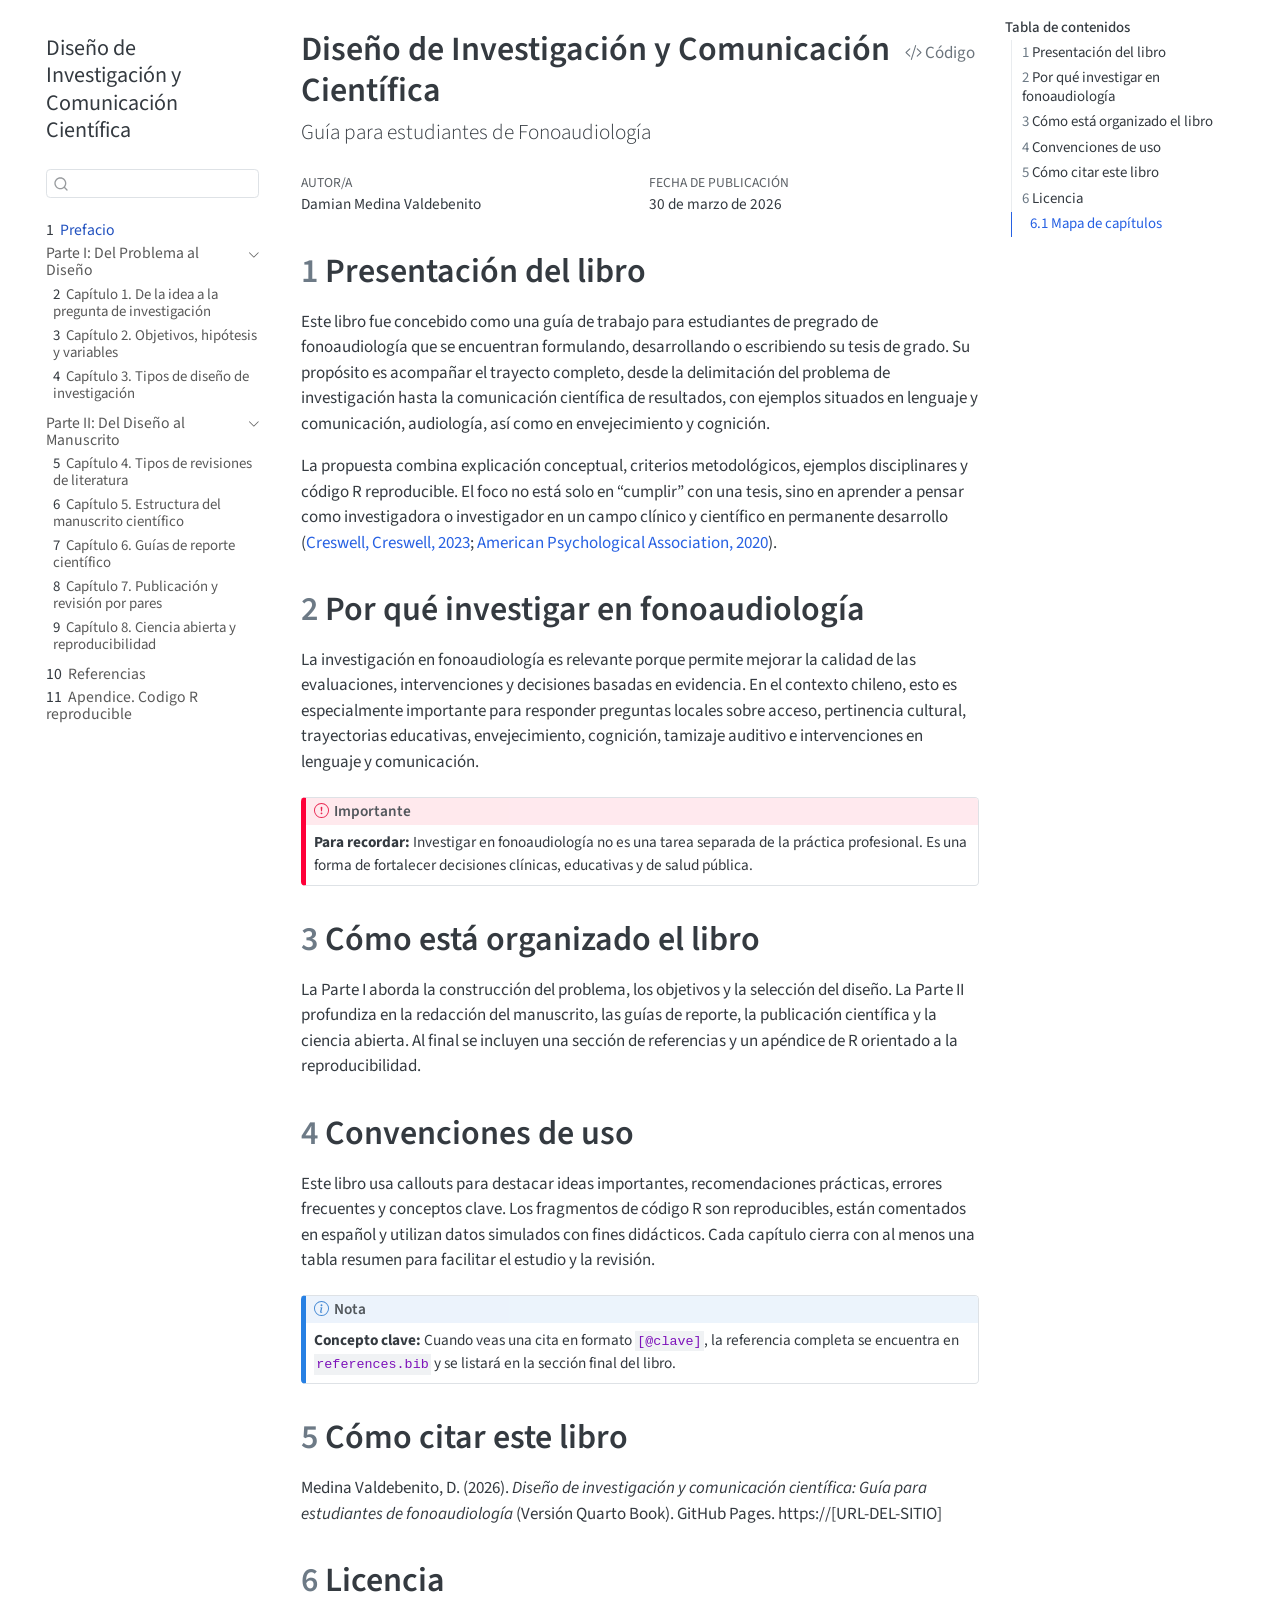
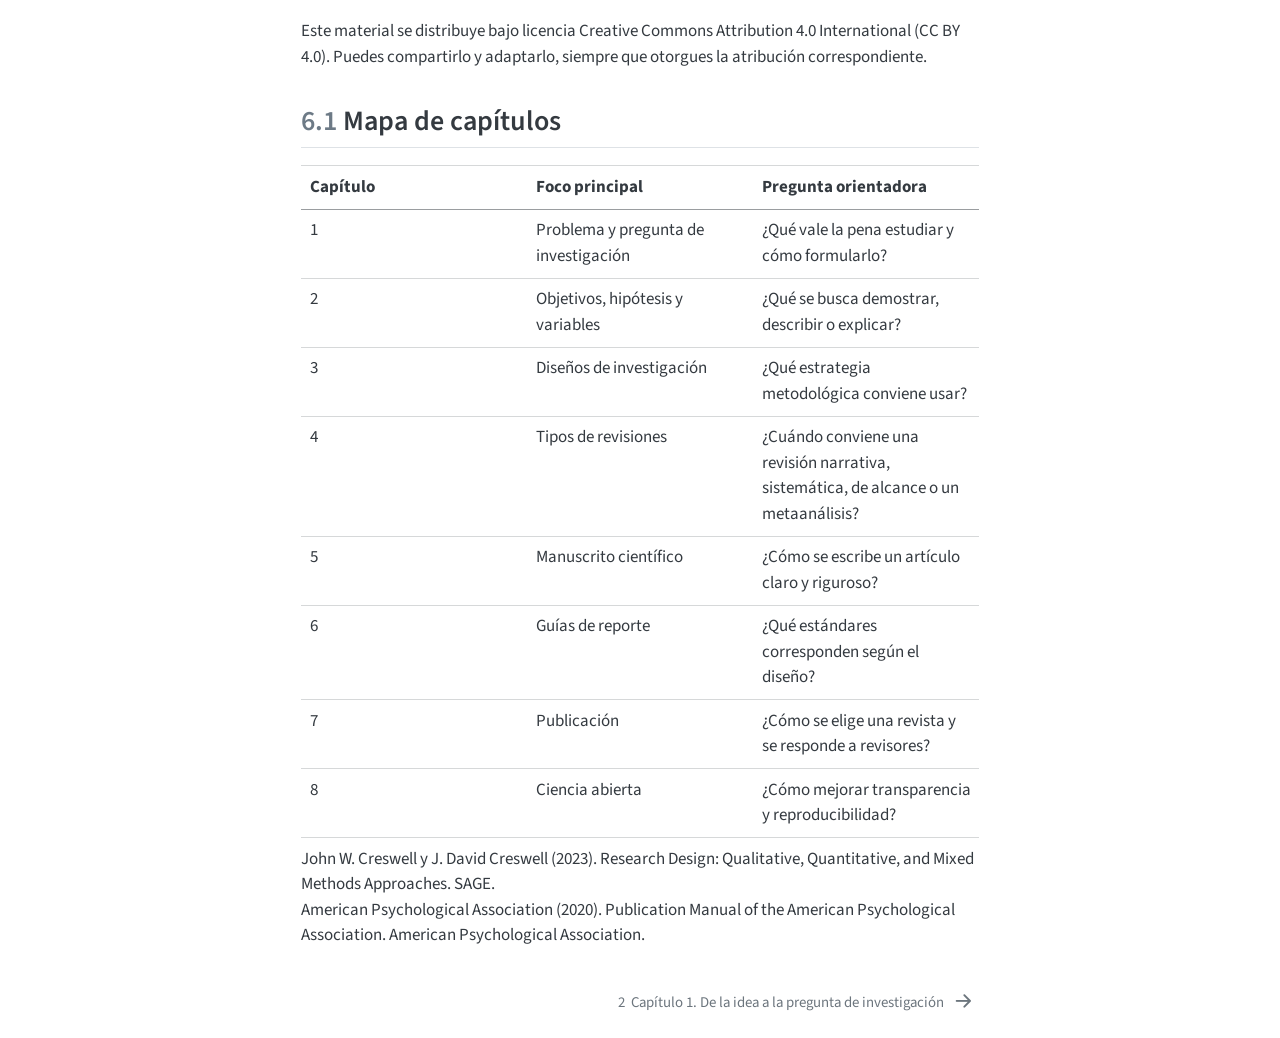
<file: index.html>
<!DOCTYPE html>
<html xmlns="http://www.w3.org/1999/xhtml" lang="es" xml:lang="es"><head>

<meta charset="utf-8">
<meta name="generator" content="quarto-1.8.26">

<meta name="viewport" content="width=device-width, initial-scale=1.0, user-scalable=yes">

<meta name="author" content="Damian Medina Valdebenito">

<title>Diseño de Investigación y Comunicación Científica</title>
<style>
code{white-space: pre-wrap;}
span.smallcaps{font-variant: small-caps;}
div.columns{display: flex; gap: min(4vw, 1.5em);}
div.column{flex: auto; overflow-x: auto;}
div.hanging-indent{margin-left: 1.5em; text-indent: -1.5em;}
ul.task-list{list-style: none;}
ul.task-list li input[type="checkbox"] {
  width: 0.8em;
  margin: 0 0.8em 0.2em -1em; /* quarto-specific, see https://github.com/quarto-dev/quarto-cli/issues/4556 */ 
  vertical-align: middle;
}
/* CSS for syntax highlighting */
html { -webkit-text-size-adjust: 100%; }
pre > code.sourceCode { white-space: pre; position: relative; }
pre > code.sourceCode > span { display: inline-block; line-height: 1.25; }
pre > code.sourceCode > span:empty { height: 1.2em; }
.sourceCode { overflow: visible; }
code.sourceCode > span { color: inherit; text-decoration: inherit; }
div.sourceCode { margin: 1em 0; }
pre.sourceCode { margin: 0; }
@media screen {
div.sourceCode { overflow: auto; }
}
@media print {
pre > code.sourceCode { white-space: pre-wrap; }
pre > code.sourceCode > span { text-indent: -5em; padding-left: 5em; }
}
pre.numberSource code
  { counter-reset: source-line 0; }
pre.numberSource code > span
  { position: relative; left: -4em; counter-increment: source-line; }
pre.numberSource code > span > a:first-child::before
  { content: counter(source-line);
    position: relative; left: -1em; text-align: right; vertical-align: baseline;
    border: none; display: inline-block;
    -webkit-touch-callout: none; -webkit-user-select: none;
    -khtml-user-select: none; -moz-user-select: none;
    -ms-user-select: none; user-select: none;
    padding: 0 4px; width: 4em;
  }
pre.numberSource { margin-left: 3em;  padding-left: 4px; }
div.sourceCode
  {   }
@media screen {
pre > code.sourceCode > span > a:first-child::before { text-decoration: underline; }
}
/* CSS for citations */
div.csl-bib-body { }
div.csl-entry {
  clear: both;
}
.hanging-indent div.csl-entry {
  margin-left:2em;
  text-indent:-2em;
}
div.csl-left-margin {
  min-width:2em;
  float:left;
}
div.csl-right-inline {
  margin-left:2em;
  padding-left:1em;
}
div.csl-indent {
  margin-left: 2em;
}</style>


<script src="site_libs/quarto-nav/quarto-nav.js"></script>
<script src="site_libs/quarto-nav/headroom.min.js"></script>
<script src="site_libs/clipboard/clipboard.min.js"></script>
<script src="site_libs/quarto-search/autocomplete.umd.js"></script>
<script src="site_libs/quarto-search/fuse.min.js"></script>
<script src="site_libs/quarto-search/quarto-search.js"></script>
<meta name="quarto:offset" content="./">
<link href="./01-pregunta.html" rel="next">
<script src="site_libs/quarto-html/quarto.js" type="module"></script>
<script src="site_libs/quarto-html/tabsets/tabsets.js" type="module"></script>
<script src="site_libs/quarto-html/axe/axe-check.js" type="module"></script>
<script src="site_libs/quarto-html/popper.min.js"></script>
<script src="site_libs/quarto-html/tippy.umd.min.js"></script>
<script src="site_libs/quarto-html/anchor.min.js"></script>
<link href="site_libs/quarto-html/tippy.css" rel="stylesheet">
<link href="site_libs/quarto-html/quarto-syntax-highlighting-587c61ba64f3a5504c4d52d930310e48.css" rel="stylesheet" id="quarto-text-highlighting-styles">
<script src="site_libs/bootstrap/bootstrap.min.js"></script>
<link href="site_libs/bootstrap/bootstrap-icons.css" rel="stylesheet">
<link href="site_libs/bootstrap/bootstrap-27c261d06b905028a18691de25d09dde.min.css" rel="stylesheet" append-hash="true" id="quarto-bootstrap" data-mode="light">
<script id="quarto-search-options" type="application/json">{
  "location": "sidebar",
  "copy-button": false,
  "collapse-after": 3,
  "panel-placement": "start",
  "type": "textbox",
  "limit": 50,
  "keyboard-shortcut": [
    "f",
    "/",
    "s"
  ],
  "show-item-context": false,
  "language": {
    "search-no-results-text": "No se han encontrado resultados",
    "search-matching-documents-text": "documentos encontrados",
    "search-copy-link-title": "Copiar el enlace en la búsqueda",
    "search-hide-matches-text": "Ocultar resultados adicionales",
    "search-more-match-text": "resultado adicional en este documento",
    "search-more-matches-text": "resultados adicionales en este documento",
    "search-clear-button-title": "Borrar",
    "search-text-placeholder": "",
    "search-detached-cancel-button-title": "Cancelar",
    "search-submit-button-title": "Enviar",
    "search-label": "Buscar"
  }
}</script>


</head>

<body class="nav-sidebar floating quarto-light">

<div id="quarto-search-results"></div>
  <header id="quarto-header" class="headroom fixed-top">
  <nav class="quarto-secondary-nav">
    <div class="container-fluid d-flex">
      <button type="button" class="quarto-btn-toggle btn" data-bs-toggle="collapse" role="button" data-bs-target=".quarto-sidebar-collapse-item" aria-controls="quarto-sidebar" aria-expanded="false" aria-label="Alternar barra lateral" onclick="if (window.quartoToggleHeadroom) { window.quartoToggleHeadroom(); }">
        <i class="bi bi-layout-text-sidebar-reverse"></i>
      </button>
        <nav class="quarto-page-breadcrumbs" aria-label="breadcrumb"><ol class="breadcrumb"><li class="breadcrumb-item"><a href="./index.html"><span class="chapter-number">1</span>&nbsp; <span class="chapter-title">Prefacio</span></a></li></ol></nav>
        <a class="flex-grow-1" role="navigation" data-bs-toggle="collapse" data-bs-target=".quarto-sidebar-collapse-item" aria-controls="quarto-sidebar" aria-expanded="false" aria-label="Alternar barra lateral" onclick="if (window.quartoToggleHeadroom) { window.quartoToggleHeadroom(); }">      
        </a>
      <button type="button" class="btn quarto-search-button" aria-label="Buscar" onclick="window.quartoOpenSearch();">
        <i class="bi bi-search"></i>
      </button>
    </div>
  </nav>
</header>
<!-- content -->
<div id="quarto-content" class="quarto-container page-columns page-rows-contents page-layout-article">
<!-- sidebar -->
  <nav id="quarto-sidebar" class="sidebar collapse collapse-horizontal quarto-sidebar-collapse-item sidebar-navigation floating overflow-auto">
    <div class="pt-lg-2 mt-2 text-left sidebar-header">
    <div class="sidebar-title mb-0 py-0">
      <a href="./">Diseño de Investigación y Comunicación Científica</a> 
    </div>
      </div>
        <div class="mt-2 flex-shrink-0 align-items-center">
        <div class="sidebar-search">
        <div id="quarto-search" class="" title="Buscar"></div>
        </div>
        </div>
    <div class="sidebar-menu-container"> 
    <ul class="list-unstyled mt-1">
        <li class="sidebar-item">
  <div class="sidebar-item-container"> 
  <a href="./index.html" class="sidebar-item-text sidebar-link active">
 <span class="menu-text"><span class="chapter-number">1</span>&nbsp; <span class="chapter-title">Prefacio</span></span></a>
  </div>
</li>
        <li class="sidebar-item sidebar-item-section">
      <div class="sidebar-item-container"> 
            <a class="sidebar-item-text sidebar-link text-start" data-bs-toggle="collapse" data-bs-target="#quarto-sidebar-section-1" role="navigation" aria-expanded="true">
 <span class="menu-text">Parte I: Del Problema al Diseño</span></a>
          <a class="sidebar-item-toggle text-start" data-bs-toggle="collapse" data-bs-target="#quarto-sidebar-section-1" role="navigation" aria-expanded="true" aria-label="Alternar sección">
            <i class="bi bi-chevron-right ms-2"></i>
          </a> 
      </div>
      <ul id="quarto-sidebar-section-1" class="collapse list-unstyled sidebar-section depth1 show">  
          <li class="sidebar-item">
  <div class="sidebar-item-container"> 
  <a href="./01-pregunta.html" class="sidebar-item-text sidebar-link">
 <span class="menu-text"><span class="chapter-number">2</span>&nbsp; <span class="chapter-title">Capítulo 1. De la idea a la pregunta de investigación</span></span></a>
  </div>
</li>
          <li class="sidebar-item">
  <div class="sidebar-item-container"> 
  <a href="./02-objetivos.html" class="sidebar-item-text sidebar-link">
 <span class="menu-text"><span class="chapter-number">3</span>&nbsp; <span class="chapter-title">Capítulo 2. Objetivos, hipótesis y variables</span></span></a>
  </div>
</li>
          <li class="sidebar-item">
  <div class="sidebar-item-container"> 
  <a href="./03-disenos.html" class="sidebar-item-text sidebar-link">
 <span class="menu-text"><span class="chapter-number">4</span>&nbsp; <span class="chapter-title">Capítulo 3. Tipos de diseño de investigación</span></span></a>
  </div>
</li>
      </ul>
  </li>
        <li class="sidebar-item sidebar-item-section">
      <div class="sidebar-item-container"> 
            <a class="sidebar-item-text sidebar-link text-start" data-bs-toggle="collapse" data-bs-target="#quarto-sidebar-section-2" role="navigation" aria-expanded="true">
 <span class="menu-text">Parte II: Del Diseño al Manuscrito</span></a>
          <a class="sidebar-item-toggle text-start" data-bs-toggle="collapse" data-bs-target="#quarto-sidebar-section-2" role="navigation" aria-expanded="true" aria-label="Alternar sección">
            <i class="bi bi-chevron-right ms-2"></i>
          </a> 
      </div>
      <ul id="quarto-sidebar-section-2" class="collapse list-unstyled sidebar-section depth1 show">  
          <li class="sidebar-item">
  <div class="sidebar-item-container"> 
  <a href="./04-revisiones.html" class="sidebar-item-text sidebar-link">
 <span class="menu-text"><span class="chapter-number">5</span>&nbsp; <span class="chapter-title">Capítulo 4. Tipos de revisiones de literatura</span></span></a>
  </div>
</li>
          <li class="sidebar-item">
  <div class="sidebar-item-container"> 
  <a href="./04-manuscrito.html" class="sidebar-item-text sidebar-link">
 <span class="menu-text"><span class="chapter-number">6</span>&nbsp; <span class="chapter-title">Capítulo 5. Estructura del manuscrito científico</span></span></a>
  </div>
</li>
          <li class="sidebar-item">
  <div class="sidebar-item-container"> 
  <a href="./05-reporte.html" class="sidebar-item-text sidebar-link">
 <span class="menu-text"><span class="chapter-number">7</span>&nbsp; <span class="chapter-title">Capítulo 6. Guías de reporte científico</span></span></a>
  </div>
</li>
          <li class="sidebar-item">
  <div class="sidebar-item-container"> 
  <a href="./06-publicacion.html" class="sidebar-item-text sidebar-link">
 <span class="menu-text"><span class="chapter-number">8</span>&nbsp; <span class="chapter-title">Capítulo 7. Publicación y revisión por pares</span></span></a>
  </div>
</li>
          <li class="sidebar-item">
  <div class="sidebar-item-container"> 
  <a href="./07-ciencia-abierta.html" class="sidebar-item-text sidebar-link">
 <span class="menu-text"><span class="chapter-number">9</span>&nbsp; <span class="chapter-title">Capítulo 8. Ciencia abierta y reproducibilidad</span></span></a>
  </div>
</li>
      </ul>
  </li>
        <li class="sidebar-item">
  <div class="sidebar-item-container"> 
  <a href="./referencias.html" class="sidebar-item-text sidebar-link">
 <span class="menu-text"><span class="chapter-number">10</span>&nbsp; <span class="chapter-title">Referencias</span></span></a>
  </div>
</li>
        <li class="sidebar-item">
  <div class="sidebar-item-container"> 
  <a href="./apendice-r.html" class="sidebar-item-text sidebar-link">
 <span class="menu-text"><span class="chapter-number">11</span>&nbsp; <span class="chapter-title">Apendice. Codigo R reproducible</span></span></a>
  </div>
</li>
    </ul>
    </div>
</nav>
<div id="quarto-sidebar-glass" class="quarto-sidebar-collapse-item" data-bs-toggle="collapse" data-bs-target=".quarto-sidebar-collapse-item"></div>
<!-- margin-sidebar -->
    <div id="quarto-margin-sidebar" class="sidebar margin-sidebar">
        <nav id="TOC" role="doc-toc" class="toc-active">
    <h2 id="toc-title">Tabla de contenidos</h2>
   
  <ul>
  <li><a href="#presentación-del-libro" id="toc-presentación-del-libro" class="nav-link active" data-scroll-target="#presentación-del-libro"><span class="header-section-number">1</span> Presentación del libro</a></li>
  <li><a href="#por-qué-investigar-en-fonoaudiología" id="toc-por-qué-investigar-en-fonoaudiología" class="nav-link" data-scroll-target="#por-qué-investigar-en-fonoaudiología"><span class="header-section-number">2</span> Por qué investigar en fonoaudiología</a></li>
  <li><a href="#cómo-está-organizado-el-libro" id="toc-cómo-está-organizado-el-libro" class="nav-link" data-scroll-target="#cómo-está-organizado-el-libro"><span class="header-section-number">3</span> Cómo está organizado el libro</a></li>
  <li><a href="#convenciones-de-uso" id="toc-convenciones-de-uso" class="nav-link" data-scroll-target="#convenciones-de-uso"><span class="header-section-number">4</span> Convenciones de uso</a></li>
  <li><a href="#cómo-citar-este-libro" id="toc-cómo-citar-este-libro" class="nav-link" data-scroll-target="#cómo-citar-este-libro"><span class="header-section-number">5</span> Cómo citar este libro</a></li>
  <li><a href="#licencia" id="toc-licencia" class="nav-link" data-scroll-target="#licencia"><span class="header-section-number">6</span> Licencia</a>
  <ul class="collapse">
  <li><a href="#mapa-de-capítulos" id="toc-mapa-de-capítulos" class="nav-link" data-scroll-target="#mapa-de-capítulos"><span class="header-section-number">6.1</span> Mapa de capítulos</a></li>
  </ul></li>
  </ul>
</nav>
    </div>
<!-- main -->
<main class="content" id="quarto-document-content">

<header id="title-block-header" class="quarto-title-block default">
<div class="quarto-title">
<div class="quarto-title-block"><div><h1 class="title">Diseño de Investigación y Comunicación Científica</h1><button type="button" class="btn code-tools-button" id="quarto-code-tools-source"><i class="bi"></i> Código</button></div></div>
<p class="subtitle lead">Guía para estudiantes de Fonoaudiología</p>
</div>



<div class="quarto-title-meta">

    <div>
    <div class="quarto-title-meta-heading">Autor/a</div>
    <div class="quarto-title-meta-contents">
             <p>Damian Medina Valdebenito </p>
          </div>
  </div>
    
    <div>
    <div class="quarto-title-meta-heading">Fecha de publicación</div>
    <div class="quarto-title-meta-contents">
      <p class="date">30 de marzo de 2026</p>
    </div>
  </div>
  
    
  </div>
  


</header>


<section id="presentación-del-libro" class="level1" data-number="1">
<h1 data-number="1"><span class="header-section-number">1</span> Presentación del libro</h1>
<p>Este libro fue concebido como una guía de trabajo para estudiantes de pregrado de fonoaudiología que se encuentran formulando, desarrollando o escribiendo su tesis de grado. Su propósito es acompañar el trayecto completo, desde la delimitación del problema de investigación hasta la comunicación científica de resultados, con ejemplos situados en lenguaje y comunicación, audiología, así como en envejecimiento y cognición.</p>
<p>La propuesta combina explicación conceptual, criterios metodológicos, ejemplos disciplinares y código R reproducible. El foco no está solo en “cumplir” con una tesis, sino en aprender a pensar como investigadora o investigador en un campo clínico y científico en permanente desarrollo <span class="citation" data-cites="creswell2023 apa2020">(<a href="#ref-creswell2023" role="doc-biblioref">Creswell, Creswell, 2023</a>; <a href="#ref-apa2020" role="doc-biblioref">American Psychological Association, 2020</a>)</span>.</p>
</section>
<section id="por-qué-investigar-en-fonoaudiología" class="level1" data-number="2">
<h1 data-number="2"><span class="header-section-number">2</span> Por qué investigar en fonoaudiología</h1>
<p>La investigación en fonoaudiología es relevante porque permite mejorar la calidad de las evaluaciones, intervenciones y decisiones basadas en evidencia. En el contexto chileno, esto es especialmente importante para responder preguntas locales sobre acceso, pertinencia cultural, trayectorias educativas, envejecimiento, cognición, tamizaje auditivo e intervenciones en lenguaje y comunicación.</p>
<div class="callout callout-style-default callout-important callout-titled">
<div class="callout-header d-flex align-content-center">
<div class="callout-icon-container">
<i class="callout-icon"></i>
</div>
<div class="callout-title-container flex-fill">
Importante
</div>
</div>
<div class="callout-body-container callout-body">
<p><strong>Para recordar:</strong> Investigar en fonoaudiología no es una tarea separada de la práctica profesional. Es una forma de fortalecer decisiones clínicas, educativas y de salud pública.</p>
</div>
</div>
</section>
<section id="cómo-está-organizado-el-libro" class="level1" data-number="3">
<h1 data-number="3"><span class="header-section-number">3</span> Cómo está organizado el libro</h1>
<p>La Parte I aborda la construcción del problema, los objetivos y la selección del diseño. La Parte II profundiza en la redacción del manuscrito, las guías de reporte, la publicación científica y la ciencia abierta. Al final se incluyen una sección de referencias y un apéndice de R orientado a la reproducibilidad.</p>
</section>
<section id="convenciones-de-uso" class="level1" data-number="4">
<h1 data-number="4"><span class="header-section-number">4</span> Convenciones de uso</h1>
<p>Este libro usa callouts para destacar ideas importantes, recomendaciones prácticas, errores frecuentes y conceptos clave. Los fragmentos de código R son reproducibles, están comentados en español y utilizan datos simulados con fines didácticos. Cada capítulo cierra con al menos una tabla resumen para facilitar el estudio y la revisión.</p>
<div class="callout callout-style-default callout-note callout-titled">
<div class="callout-header d-flex align-content-center">
<div class="callout-icon-container">
<i class="callout-icon"></i>
</div>
<div class="callout-title-container flex-fill">
Nota
</div>
</div>
<div class="callout-body-container callout-body">
<p><strong>Concepto clave:</strong> Cuando veas una cita en formato <code>[@clave]</code>, la referencia completa se encuentra en <code>references.bib</code> y se listará en la sección final del libro.</p>
</div>
</div>
</section>
<section id="cómo-citar-este-libro" class="level1" data-number="5">
<h1 data-number="5"><span class="header-section-number">5</span> Cómo citar este libro</h1>
<p>Medina Valdebenito, D. (2026). <em>Diseño de investigación y comunicación científica: Guía para estudiantes de fonoaudiología</em> (Versión Quarto Book). GitHub Pages. https://[URL-DEL-SITIO]</p>
</section>
<section id="licencia" class="level1" data-number="6">
<h1 data-number="6"><span class="header-section-number">6</span> Licencia</h1>
<p>Este material se distribuye bajo licencia Creative Commons Attribution 4.0 International (CC BY 4.0). Puedes compartirlo y adaptarlo, siempre que otorgues la atribución correspondiente.</p>
<section id="mapa-de-capítulos" class="level2" data-number="6.1">
<h2 data-number="6.1" class="anchored" data-anchor-id="mapa-de-capítulos"><span class="header-section-number">6.1</span> Mapa de capítulos</h2>
<table class="caption-top table">
<colgroup>
<col style="width: 33%">
<col style="width: 33%">
<col style="width: 33%">
</colgroup>
<thead>
<tr class="header">
<th>Capítulo</th>
<th>Foco principal</th>
<th>Pregunta orientadora</th>
</tr>
</thead>
<tbody>
<tr class="odd">
<td>1</td>
<td>Problema y pregunta de investigación</td>
<td>¿Qué vale la pena estudiar y cómo formularlo?</td>
</tr>
<tr class="even">
<td>2</td>
<td>Objetivos, hipótesis y variables</td>
<td>¿Qué se busca demostrar, describir o explicar?</td>
</tr>
<tr class="odd">
<td>3</td>
<td>Diseños de investigación</td>
<td>¿Qué estrategia metodológica conviene usar?</td>
</tr>
<tr class="even">
<td>4</td>
<td>Tipos de revisiones</td>
<td>¿Cuándo conviene una revisión narrativa, sistemática, de alcance o un metaanálisis?</td>
</tr>
<tr class="odd">
<td>5</td>
<td>Manuscrito científico</td>
<td>¿Cómo se escribe un artículo claro y riguroso?</td>
</tr>
<tr class="even">
<td>6</td>
<td>Guías de reporte</td>
<td>¿Qué estándares corresponden según el diseño?</td>
</tr>
<tr class="odd">
<td>7</td>
<td>Publicación</td>
<td>¿Cómo se elige una revista y se responde a revisores?</td>
</tr>
<tr class="even">
<td>8</td>
<td>Ciencia abierta</td>
<td>¿Cómo mejorar transparencia y reproducibilidad?</td>
</tr>
</tbody>
</table>


<!-- -->

<div id="refs" class="references csl-bib-body" role="list">
<div id="ref-creswell2023" class="csl-entry" role="listitem">
John W. Creswell y J. David Creswell (2023). Research Design: Qualitative, Quantitative, and Mixed Methods Approaches. SAGE.
</div>
<div id="ref-apa2020" class="csl-entry" role="listitem">
American Psychological Association (2020). Publication Manual of the American Psychological Association. American Psychological Association.
</div>
</div>
</section>
</section>

</main> <!-- /main -->
<script id="quarto-html-after-body" type="application/javascript">
  window.document.addEventListener("DOMContentLoaded", function (event) {
    const icon = "";
    const anchorJS = new window.AnchorJS();
    anchorJS.options = {
      placement: 'right',
      icon: icon
    };
    anchorJS.add('.anchored');
    const isCodeAnnotation = (el) => {
      for (const clz of el.classList) {
        if (clz.startsWith('code-annotation-')) {                     
          return true;
        }
      }
      return false;
    }
    const onCopySuccess = function(e) {
      // button target
      const button = e.trigger;
      // don't keep focus
      button.blur();
      // flash "checked"
      button.classList.add('code-copy-button-checked');
      var currentTitle = button.getAttribute("title");
      button.setAttribute("title", "Copiado");
      let tooltip;
      if (window.bootstrap) {
        button.setAttribute("data-bs-toggle", "tooltip");
        button.setAttribute("data-bs-placement", "left");
        button.setAttribute("data-bs-title", "Copiado");
        tooltip = new bootstrap.Tooltip(button, 
          { trigger: "manual", 
            customClass: "code-copy-button-tooltip",
            offset: [0, -8]});
        tooltip.show();    
      }
      setTimeout(function() {
        if (tooltip) {
          tooltip.hide();
          button.removeAttribute("data-bs-title");
          button.removeAttribute("data-bs-toggle");
          button.removeAttribute("data-bs-placement");
        }
        button.setAttribute("title", currentTitle);
        button.classList.remove('code-copy-button-checked');
      }, 1000);
      // clear code selection
      e.clearSelection();
    }
    const getTextToCopy = function(trigger) {
      const outerScaffold = trigger.parentElement.cloneNode(true);
      const codeEl = outerScaffold.querySelector('code');
      for (const childEl of codeEl.children) {
        if (isCodeAnnotation(childEl)) {
          childEl.remove();
        }
      }
      return codeEl.innerText;
    }
    const clipboard = new window.ClipboardJS('.code-copy-button:not([data-in-quarto-modal])', {
      text: getTextToCopy
    });
    clipboard.on('success', onCopySuccess);
    if (window.document.getElementById('quarto-embedded-source-code-modal')) {
      const clipboardModal = new window.ClipboardJS('.code-copy-button[data-in-quarto-modal]', {
        text: getTextToCopy,
        container: window.document.getElementById('quarto-embedded-source-code-modal')
      });
      clipboardModal.on('success', onCopySuccess);
    }
    const viewSource = window.document.getElementById('quarto-view-source') ||
                       window.document.getElementById('quarto-code-tools-source');
    if (viewSource) {
      const sourceUrl = viewSource.getAttribute("data-quarto-source-url");
      viewSource.addEventListener("click", function(e) {
        if (sourceUrl) {
          // rstudio viewer pane
          if (/\bcapabilities=\b/.test(window.location)) {
            window.open(sourceUrl);
          } else {
            window.location.href = sourceUrl;
          }
        } else {
          const modal = new bootstrap.Modal(document.getElementById('quarto-embedded-source-code-modal'));
          modal.show();
        }
        return false;
      });
    }
    function toggleCodeHandler(show) {
      return function(e) {
        const detailsSrc = window.document.querySelectorAll(".cell > details > .sourceCode");
        for (let i=0; i<detailsSrc.length; i++) {
          const details = detailsSrc[i].parentElement;
          if (show) {
            details.open = true;
          } else {
            details.removeAttribute("open");
          }
        }
        const cellCodeDivs = window.document.querySelectorAll(".cell > .sourceCode");
        const fromCls = show ? "hidden" : "unhidden";
        const toCls = show ? "unhidden" : "hidden";
        for (let i=0; i<cellCodeDivs.length; i++) {
          const codeDiv = cellCodeDivs[i];
          if (codeDiv.classList.contains(fromCls)) {
            codeDiv.classList.remove(fromCls);
            codeDiv.classList.add(toCls);
          } 
        }
        return false;
      }
    }
    const hideAllCode = window.document.getElementById("quarto-hide-all-code");
    if (hideAllCode) {
      hideAllCode.addEventListener("click", toggleCodeHandler(false));
    }
    const showAllCode = window.document.getElementById("quarto-show-all-code");
    if (showAllCode) {
      showAllCode.addEventListener("click", toggleCodeHandler(true));
    }
      var localhostRegex = new RegExp(/^(?:http|https):\/\/localhost\:?[0-9]*\//);
      var mailtoRegex = new RegExp(/^mailto:/);
        var filterRegex = new RegExp('/' + window.location.host + '/');
      var isInternal = (href) => {
          return filterRegex.test(href) || localhostRegex.test(href) || mailtoRegex.test(href);
      }
      // Inspect non-navigation links and adorn them if external
     var links = window.document.querySelectorAll('a[href]:not(.nav-link):not(.navbar-brand):not(.toc-action):not(.sidebar-link):not(.sidebar-item-toggle):not(.pagination-link):not(.no-external):not([aria-hidden]):not(.dropdown-item):not(.quarto-navigation-tool):not(.about-link)');
      for (var i=0; i<links.length; i++) {
        const link = links[i];
        if (!isInternal(link.href)) {
          // undo the damage that might have been done by quarto-nav.js in the case of
          // links that we want to consider external
          if (link.dataset.originalHref !== undefined) {
            link.href = link.dataset.originalHref;
          }
        }
      }
    function tippyHover(el, contentFn, onTriggerFn, onUntriggerFn) {
      const config = {
        allowHTML: true,
        maxWidth: 500,
        delay: 100,
        arrow: false,
        appendTo: function(el) {
            return el.parentElement;
        },
        interactive: true,
        interactiveBorder: 10,
        theme: 'quarto',
        placement: 'bottom-start',
      };
      if (contentFn) {
        config.content = contentFn;
      }
      if (onTriggerFn) {
        config.onTrigger = onTriggerFn;
      }
      if (onUntriggerFn) {
        config.onUntrigger = onUntriggerFn;
      }
      window.tippy(el, config); 
    }
    const noterefs = window.document.querySelectorAll('a[role="doc-noteref"]');
    for (var i=0; i<noterefs.length; i++) {
      const ref = noterefs[i];
      tippyHover(ref, function() {
        // use id or data attribute instead here
        let href = ref.getAttribute('data-footnote-href') || ref.getAttribute('href');
        try { href = new URL(href).hash; } catch {}
        const id = href.replace(/^#\/?/, "");
        const note = window.document.getElementById(id);
        if (note) {
          return note.innerHTML;
        } else {
          return "";
        }
      });
    }
    const xrefs = window.document.querySelectorAll('a.quarto-xref');
    const processXRef = (id, note) => {
      // Strip column container classes
      const stripColumnClz = (el) => {
        el.classList.remove("page-full", "page-columns");
        if (el.children) {
          for (const child of el.children) {
            stripColumnClz(child);
          }
        }
      }
      stripColumnClz(note)
      if (id === null || id.startsWith('sec-')) {
        // Special case sections, only their first couple elements
        const container = document.createElement("div");
        if (note.children && note.children.length > 2) {
          container.appendChild(note.children[0].cloneNode(true));
          for (let i = 1; i < note.children.length; i++) {
            const child = note.children[i];
            if (child.tagName === "P" && child.innerText === "") {
              continue;
            } else {
              container.appendChild(child.cloneNode(true));
              break;
            }
          }
          if (window.Quarto?.typesetMath) {
            window.Quarto.typesetMath(container);
          }
          return container.innerHTML
        } else {
          if (window.Quarto?.typesetMath) {
            window.Quarto.typesetMath(note);
          }
          return note.innerHTML;
        }
      } else {
        // Remove any anchor links if they are present
        const anchorLink = note.querySelector('a.anchorjs-link');
        if (anchorLink) {
          anchorLink.remove();
        }
        if (window.Quarto?.typesetMath) {
          window.Quarto.typesetMath(note);
        }
        if (note.classList.contains("callout")) {
          return note.outerHTML;
        } else {
          return note.innerHTML;
        }
      }
    }
    for (var i=0; i<xrefs.length; i++) {
      const xref = xrefs[i];
      tippyHover(xref, undefined, function(instance) {
        instance.disable();
        let url = xref.getAttribute('href');
        let hash = undefined; 
        if (url.startsWith('#')) {
          hash = url;
        } else {
          try { hash = new URL(url).hash; } catch {}
        }
        if (hash) {
          const id = hash.replace(/^#\/?/, "");
          const note = window.document.getElementById(id);
          if (note !== null) {
            try {
              const html = processXRef(id, note.cloneNode(true));
              instance.setContent(html);
            } finally {
              instance.enable();
              instance.show();
            }
          } else {
            // See if we can fetch this
            fetch(url.split('#')[0])
            .then(res => res.text())
            .then(html => {
              const parser = new DOMParser();
              const htmlDoc = parser.parseFromString(html, "text/html");
              const note = htmlDoc.getElementById(id);
              if (note !== null) {
                const html = processXRef(id, note);
                instance.setContent(html);
              } 
            }).finally(() => {
              instance.enable();
              instance.show();
            });
          }
        } else {
          // See if we can fetch a full url (with no hash to target)
          // This is a special case and we should probably do some content thinning / targeting
          fetch(url)
          .then(res => res.text())
          .then(html => {
            const parser = new DOMParser();
            const htmlDoc = parser.parseFromString(html, "text/html");
            const note = htmlDoc.querySelector('main.content');
            if (note !== null) {
              // This should only happen for chapter cross references
              // (since there is no id in the URL)
              // remove the first header
              if (note.children.length > 0 && note.children[0].tagName === "HEADER") {
                note.children[0].remove();
              }
              const html = processXRef(null, note);
              instance.setContent(html);
            } 
          }).finally(() => {
            instance.enable();
            instance.show();
          });
        }
      }, function(instance) {
      });
    }
        let selectedAnnoteEl;
        const selectorForAnnotation = ( cell, annotation) => {
          let cellAttr = 'data-code-cell="' + cell + '"';
          let lineAttr = 'data-code-annotation="' +  annotation + '"';
          const selector = 'span[' + cellAttr + '][' + lineAttr + ']';
          return selector;
        }
        const selectCodeLines = (annoteEl) => {
          const doc = window.document;
          const targetCell = annoteEl.getAttribute("data-target-cell");
          const targetAnnotation = annoteEl.getAttribute("data-target-annotation");
          const annoteSpan = window.document.querySelector(selectorForAnnotation(targetCell, targetAnnotation));
          const lines = annoteSpan.getAttribute("data-code-lines").split(",");
          const lineIds = lines.map((line) => {
            return targetCell + "-" + line;
          })
          let top = null;
          let height = null;
          let parent = null;
          if (lineIds.length > 0) {
              //compute the position of the single el (top and bottom and make a div)
              const el = window.document.getElementById(lineIds[0]);
              top = el.offsetTop;
              height = el.offsetHeight;
              parent = el.parentElement.parentElement;
            if (lineIds.length > 1) {
              const lastEl = window.document.getElementById(lineIds[lineIds.length - 1]);
              const bottom = lastEl.offsetTop + lastEl.offsetHeight;
              height = bottom - top;
            }
            if (top !== null && height !== null && parent !== null) {
              // cook up a div (if necessary) and position it 
              let div = window.document.getElementById("code-annotation-line-highlight");
              if (div === null) {
                div = window.document.createElement("div");
                div.setAttribute("id", "code-annotation-line-highlight");
                div.style.position = 'absolute';
                parent.appendChild(div);
              }
              div.style.top = top - 2 + "px";
              div.style.height = height + 4 + "px";
              div.style.left = 0;
              let gutterDiv = window.document.getElementById("code-annotation-line-highlight-gutter");
              if (gutterDiv === null) {
                gutterDiv = window.document.createElement("div");
                gutterDiv.setAttribute("id", "code-annotation-line-highlight-gutter");
                gutterDiv.style.position = 'absolute';
                const codeCell = window.document.getElementById(targetCell);
                const gutter = codeCell.querySelector('.code-annotation-gutter');
                gutter.appendChild(gutterDiv);
              }
              gutterDiv.style.top = top - 2 + "px";
              gutterDiv.style.height = height + 4 + "px";
            }
            selectedAnnoteEl = annoteEl;
          }
        };
        const unselectCodeLines = () => {
          const elementsIds = ["code-annotation-line-highlight", "code-annotation-line-highlight-gutter"];
          elementsIds.forEach((elId) => {
            const div = window.document.getElementById(elId);
            if (div) {
              div.remove();
            }
          });
          selectedAnnoteEl = undefined;
        };
          // Handle positioning of the toggle
      window.addEventListener(
        "resize",
        throttle(() => {
          elRect = undefined;
          if (selectedAnnoteEl) {
            selectCodeLines(selectedAnnoteEl);
          }
        }, 10)
      );
      function throttle(fn, ms) {
      let throttle = false;
      let timer;
        return (...args) => {
          if(!throttle) { // first call gets through
              fn.apply(this, args);
              throttle = true;
          } else { // all the others get throttled
              if(timer) clearTimeout(timer); // cancel #2
              timer = setTimeout(() => {
                fn.apply(this, args);
                timer = throttle = false;
              }, ms);
          }
        };
      }
        // Attach click handler to the DT
        const annoteDls = window.document.querySelectorAll('dt[data-target-cell]');
        for (const annoteDlNode of annoteDls) {
          annoteDlNode.addEventListener('click', (event) => {
            const clickedEl = event.target;
            if (clickedEl !== selectedAnnoteEl) {
              unselectCodeLines();
              const activeEl = window.document.querySelector('dt[data-target-cell].code-annotation-active');
              if (activeEl) {
                activeEl.classList.remove('code-annotation-active');
              }
              selectCodeLines(clickedEl);
              clickedEl.classList.add('code-annotation-active');
            } else {
              // Unselect the line
              unselectCodeLines();
              clickedEl.classList.remove('code-annotation-active');
            }
          });
        }
    const findCites = (el) => {
      const parentEl = el.parentElement;
      if (parentEl) {
        const cites = parentEl.dataset.cites;
        if (cites) {
          return {
            el,
            cites: cites.split(' ')
          };
        } else {
          return findCites(el.parentElement)
        }
      } else {
        return undefined;
      }
    };
    var bibliorefs = window.document.querySelectorAll('a[role="doc-biblioref"]');
    for (var i=0; i<bibliorefs.length; i++) {
      const ref = bibliorefs[i];
      const citeInfo = findCites(ref);
      if (citeInfo) {
        tippyHover(citeInfo.el, function() {
          var popup = window.document.createElement('div');
          citeInfo.cites.forEach(function(cite) {
            var citeDiv = window.document.createElement('div');
            citeDiv.classList.add('hanging-indent');
            citeDiv.classList.add('csl-entry');
            var biblioDiv = window.document.getElementById('ref-' + cite);
            if (biblioDiv) {
              citeDiv.innerHTML = biblioDiv.innerHTML;
            }
            popup.appendChild(citeDiv);
          });
          return popup.innerHTML;
        });
      }
    }
  });
  </script>
<nav class="page-navigation">
  <div class="nav-page nav-page-previous">
  </div>
  <div class="nav-page nav-page-next">
      <a href="./01-pregunta.html" class="pagination-link" aria-label="Capítulo 1. De la idea a la pregunta de investigación">
        <span class="nav-page-text"><span class="chapter-number">2</span>&nbsp; <span class="chapter-title">Capítulo 1. De la idea a la pregunta de investigación</span></span> <i class="bi bi-arrow-right-short"></i>
      </a>
  </div>
</nav><div class="modal fade" id="quarto-embedded-source-code-modal" tabindex="-1" aria-labelledby="quarto-embedded-source-code-modal-label" aria-hidden="true"><div class="modal-dialog modal-dialog-scrollable"><div class="modal-content"><div class="modal-header"><h5 class="modal-title" id="quarto-embedded-source-code-modal-label">Ejecutar el código</h5><button class="btn-close" data-bs-dismiss="modal"></button></div><div class="modal-body"><div class="">
<div class="code-copy-outer-scaffold"><div class="sourceCode" id="cb1" data-shortcodes="false"><pre class="sourceCode markdown code-with-copy"><code class="sourceCode markdown"><span id="cb1-1"><a href="#cb1-1" aria-hidden="true" tabindex="-1"></a><span class="co">---</span></span>
<span id="cb1-2"><a href="#cb1-2" aria-hidden="true" tabindex="-1"></a><span class="an">title:</span><span class="co"> "Prefacio"</span></span>
<span id="cb1-3"><a href="#cb1-3" aria-hidden="true" tabindex="-1"></a><span class="co">---</span></span>
<span id="cb1-4"><a href="#cb1-4" aria-hidden="true" tabindex="-1"></a></span>
<span id="cb1-5"><a href="#cb1-5" aria-hidden="true" tabindex="-1"></a><span class="fu"># Presentación del libro</span></span>
<span id="cb1-6"><a href="#cb1-6" aria-hidden="true" tabindex="-1"></a></span>
<span id="cb1-7"><a href="#cb1-7" aria-hidden="true" tabindex="-1"></a>Este libro fue concebido como una guía de trabajo para estudiantes de pregrado de fonoaudiología que se encuentran formulando, desarrollando o escribiendo su tesis de grado. Su propósito es acompañar el trayecto completo, desde la delimitación del problema de investigación hasta la comunicación científica de resultados, con ejemplos situados en lenguaje y comunicación, audiología, así como en envejecimiento y cognición.</span>
<span id="cb1-8"><a href="#cb1-8" aria-hidden="true" tabindex="-1"></a></span>
<span id="cb1-9"><a href="#cb1-9" aria-hidden="true" tabindex="-1"></a>La propuesta combina explicación conceptual, criterios metodológicos, ejemplos disciplinares y código R reproducible. El foco no está solo en "cumplir" con una tesis, sino en aprender a pensar como investigadora o investigador en un campo clínico y científico en permanente desarrollo <span class="co">[</span><span class="ot">@creswell2023; @apa2020</span><span class="co">]</span>.</span>
<span id="cb1-10"><a href="#cb1-10" aria-hidden="true" tabindex="-1"></a></span>
<span id="cb1-11"><a href="#cb1-11" aria-hidden="true" tabindex="-1"></a><span class="fu"># Por qué investigar en fonoaudiología</span></span>
<span id="cb1-12"><a href="#cb1-12" aria-hidden="true" tabindex="-1"></a></span>
<span id="cb1-13"><a href="#cb1-13" aria-hidden="true" tabindex="-1"></a>La investigación en fonoaudiología es relevante porque permite mejorar la calidad de las evaluaciones, intervenciones y decisiones basadas en evidencia. En el contexto chileno, esto es especialmente importante para responder preguntas locales sobre acceso, pertinencia cultural, trayectorias educativas, envejecimiento, cognición, tamizaje auditivo e intervenciones en lenguaje y comunicación.</span>
<span id="cb1-14"><a href="#cb1-14" aria-hidden="true" tabindex="-1"></a></span>
<span id="cb1-15"><a href="#cb1-15" aria-hidden="true" tabindex="-1"></a>::: {.callout-important}</span>
<span id="cb1-16"><a href="#cb1-16" aria-hidden="true" tabindex="-1"></a>**Para recordar:** Investigar en fonoaudiología no es una tarea separada de la práctica profesional. Es una forma de fortalecer decisiones clínicas, educativas y de salud pública.</span>
<span id="cb1-17"><a href="#cb1-17" aria-hidden="true" tabindex="-1"></a>:::</span>
<span id="cb1-18"><a href="#cb1-18" aria-hidden="true" tabindex="-1"></a></span>
<span id="cb1-19"><a href="#cb1-19" aria-hidden="true" tabindex="-1"></a><span class="fu"># Cómo está organizado el libro</span></span>
<span id="cb1-20"><a href="#cb1-20" aria-hidden="true" tabindex="-1"></a></span>
<span id="cb1-21"><a href="#cb1-21" aria-hidden="true" tabindex="-1"></a>La Parte I aborda la construcción del problema, los objetivos y la selección del diseño. La Parte II profundiza en la redacción del manuscrito, las guías de reporte, la publicación científica y la ciencia abierta. Al final se incluyen una sección de referencias y un apéndice de R orientado a la reproducibilidad.</span>
<span id="cb1-22"><a href="#cb1-22" aria-hidden="true" tabindex="-1"></a></span>
<span id="cb1-23"><a href="#cb1-23" aria-hidden="true" tabindex="-1"></a><span class="fu"># Convenciones de uso</span></span>
<span id="cb1-24"><a href="#cb1-24" aria-hidden="true" tabindex="-1"></a></span>
<span id="cb1-25"><a href="#cb1-25" aria-hidden="true" tabindex="-1"></a>Este libro usa callouts para destacar ideas importantes, recomendaciones prácticas, errores frecuentes y conceptos clave. Los fragmentos de código R son reproducibles, están comentados en español y utilizan datos simulados con fines didácticos. Cada capítulo cierra con al menos una tabla resumen para facilitar el estudio y la revisión.</span>
<span id="cb1-26"><a href="#cb1-26" aria-hidden="true" tabindex="-1"></a></span>
<span id="cb1-27"><a href="#cb1-27" aria-hidden="true" tabindex="-1"></a>::: {.callout-note}</span>
<span id="cb1-28"><a href="#cb1-28" aria-hidden="true" tabindex="-1"></a>**Concepto clave:** Cuando veas una cita en formato <span class="in">`[@clave]`</span>, la referencia completa se encuentra en <span class="in">`references.bib`</span> y se listará en la sección final del libro.</span>
<span id="cb1-29"><a href="#cb1-29" aria-hidden="true" tabindex="-1"></a>:::</span>
<span id="cb1-30"><a href="#cb1-30" aria-hidden="true" tabindex="-1"></a></span>
<span id="cb1-31"><a href="#cb1-31" aria-hidden="true" tabindex="-1"></a><span class="fu"># Cómo citar este libro</span></span>
<span id="cb1-32"><a href="#cb1-32" aria-hidden="true" tabindex="-1"></a></span>
<span id="cb1-33"><a href="#cb1-33" aria-hidden="true" tabindex="-1"></a>Medina Valdebenito, D. (2026). *Diseño de investigación y comunicación científica: Guía para estudiantes de fonoaudiología* (Versión Quarto Book). GitHub Pages. https://[URL-DEL-SITIO]</span>
<span id="cb1-34"><a href="#cb1-34" aria-hidden="true" tabindex="-1"></a></span>
<span id="cb1-35"><a href="#cb1-35" aria-hidden="true" tabindex="-1"></a><span class="fu"># Licencia</span></span>
<span id="cb1-36"><a href="#cb1-36" aria-hidden="true" tabindex="-1"></a></span>
<span id="cb1-37"><a href="#cb1-37" aria-hidden="true" tabindex="-1"></a>Este material se distribuye bajo licencia Creative Commons Attribution 4.0 International (CC BY 4.0). Puedes compartirlo y adaptarlo, siempre que otorgues la atribución correspondiente.</span>
<span id="cb1-38"><a href="#cb1-38" aria-hidden="true" tabindex="-1"></a></span>
<span id="cb1-39"><a href="#cb1-39" aria-hidden="true" tabindex="-1"></a><span class="fu">## Mapa de capítulos</span></span>
<span id="cb1-40"><a href="#cb1-40" aria-hidden="true" tabindex="-1"></a></span>
<span id="cb1-41"><a href="#cb1-41" aria-hidden="true" tabindex="-1"></a><span class="pp">|</span> Capítulo <span class="pp">|</span> Foco principal <span class="pp">|</span> Pregunta orientadora <span class="pp">|</span></span>
<span id="cb1-42"><a href="#cb1-42" aria-hidden="true" tabindex="-1"></a><span class="pp">|---|---|---|</span></span>
<span id="cb1-43"><a href="#cb1-43" aria-hidden="true" tabindex="-1"></a><span class="pp">|</span> 1 <span class="pp">|</span> Problema y pregunta de investigación <span class="pp">|</span> ¿Qué vale la pena estudiar y cómo formularlo? <span class="pp">|</span></span>
<span id="cb1-44"><a href="#cb1-44" aria-hidden="true" tabindex="-1"></a><span class="pp">|</span> 2 <span class="pp">|</span> Objetivos, hipótesis y variables <span class="pp">|</span> ¿Qué se busca demostrar, describir o explicar? <span class="pp">|</span></span>
<span id="cb1-45"><a href="#cb1-45" aria-hidden="true" tabindex="-1"></a><span class="pp">|</span> 3 <span class="pp">|</span> Diseños de investigación <span class="pp">|</span> ¿Qué estrategia metodológica conviene usar? <span class="pp">|</span></span>
<span id="cb1-46"><a href="#cb1-46" aria-hidden="true" tabindex="-1"></a><span class="pp">|</span> 4 <span class="pp">|</span> Tipos de revisiones <span class="pp">|</span> ¿Cuándo conviene una revisión narrativa, sistemática, de alcance o un metaanálisis? <span class="pp">|</span></span>
<span id="cb1-47"><a href="#cb1-47" aria-hidden="true" tabindex="-1"></a><span class="pp">|</span> 5 <span class="pp">|</span> Manuscrito científico <span class="pp">|</span> ¿Cómo se escribe un artículo claro y riguroso? <span class="pp">|</span></span>
<span id="cb1-48"><a href="#cb1-48" aria-hidden="true" tabindex="-1"></a><span class="pp">|</span> 6 <span class="pp">|</span> Guías de reporte <span class="pp">|</span> ¿Qué estándares corresponden según el diseño? <span class="pp">|</span></span>
<span id="cb1-49"><a href="#cb1-49" aria-hidden="true" tabindex="-1"></a><span class="pp">|</span> 7 <span class="pp">|</span> Publicación <span class="pp">|</span> ¿Cómo se elige una revista y se responde a revisores? <span class="pp">|</span></span>
<span id="cb1-50"><a href="#cb1-50" aria-hidden="true" tabindex="-1"></a><span class="pp">|</span> 8 <span class="pp">|</span> Ciencia abierta <span class="pp">|</span> ¿Cómo mejorar transparencia y reproducibilidad? <span class="pp">|</span></span></code></pre></div><button title="Copiar al portapapeles" class="code-copy-button" data-in-quarto-modal=""><i class="bi"></i></button></div>
</div></div></div></div></div>
</div> <!-- /content -->




</body></html>
</file>
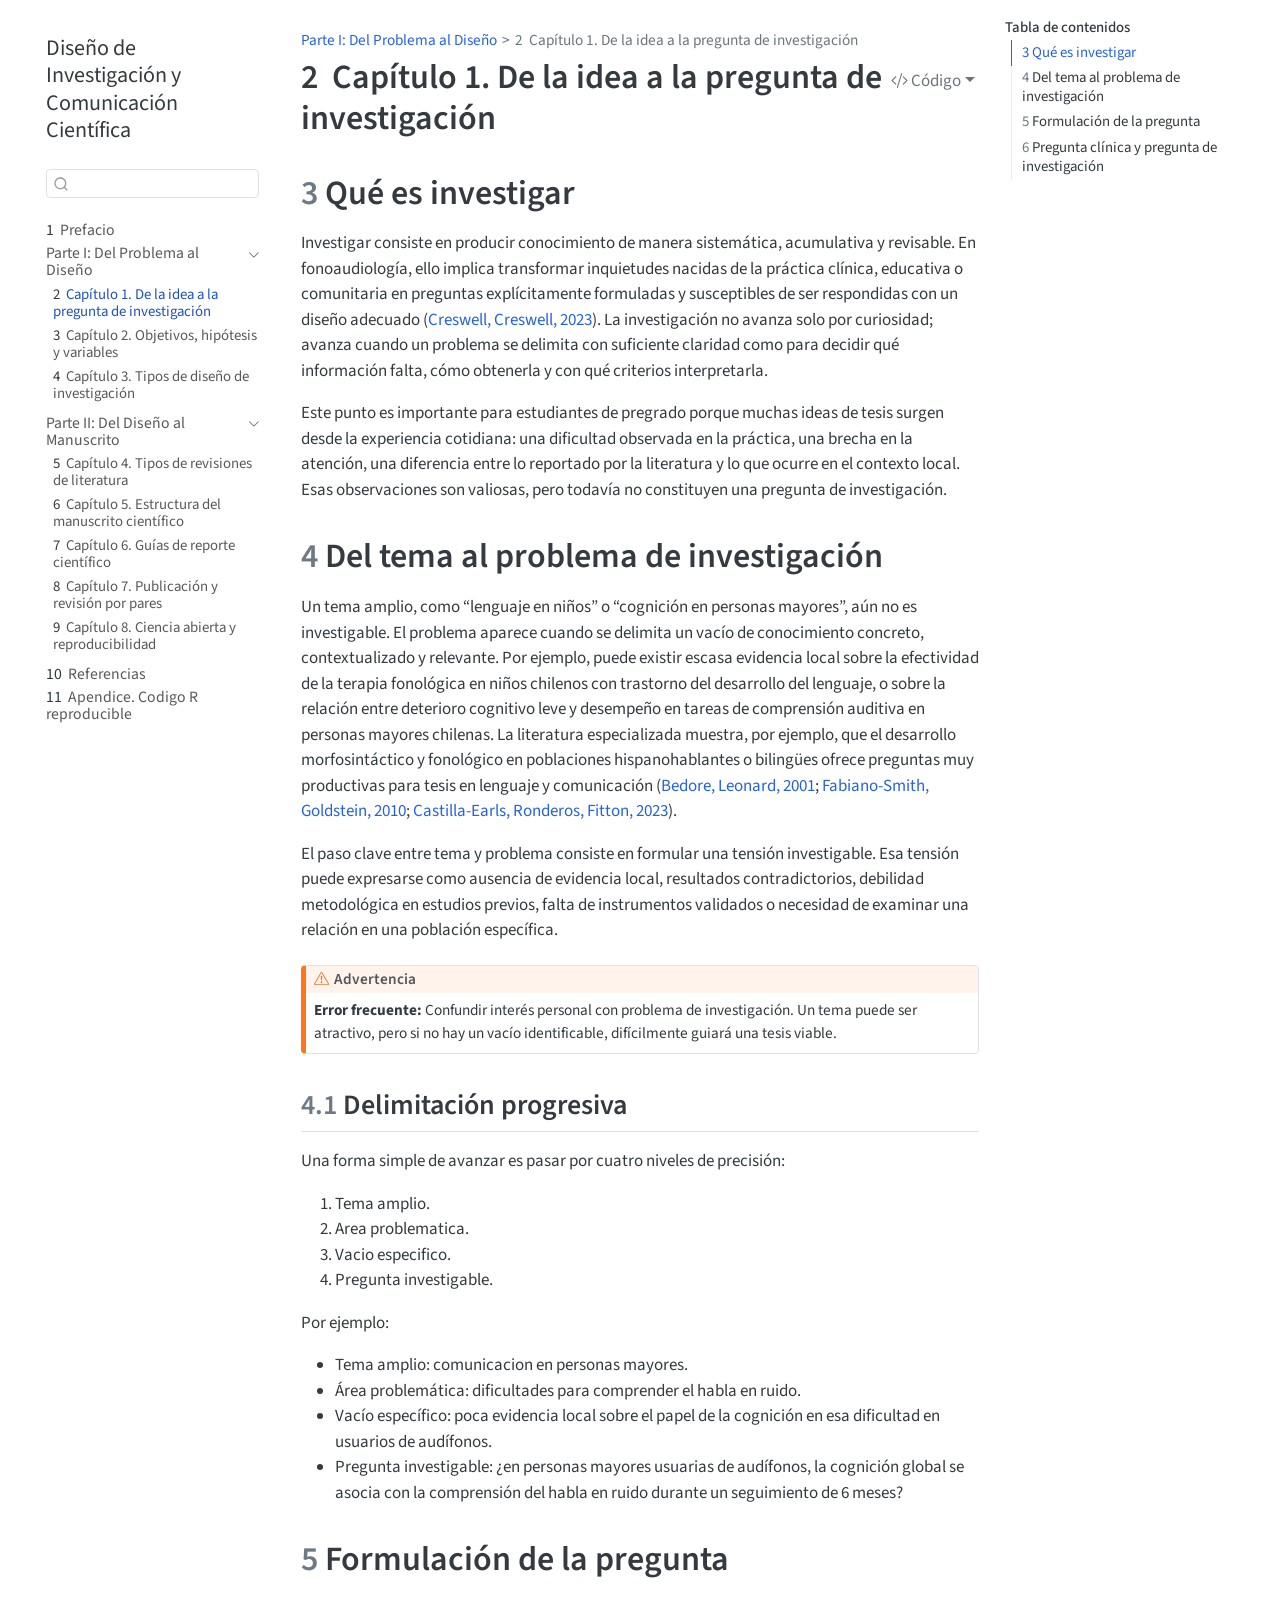
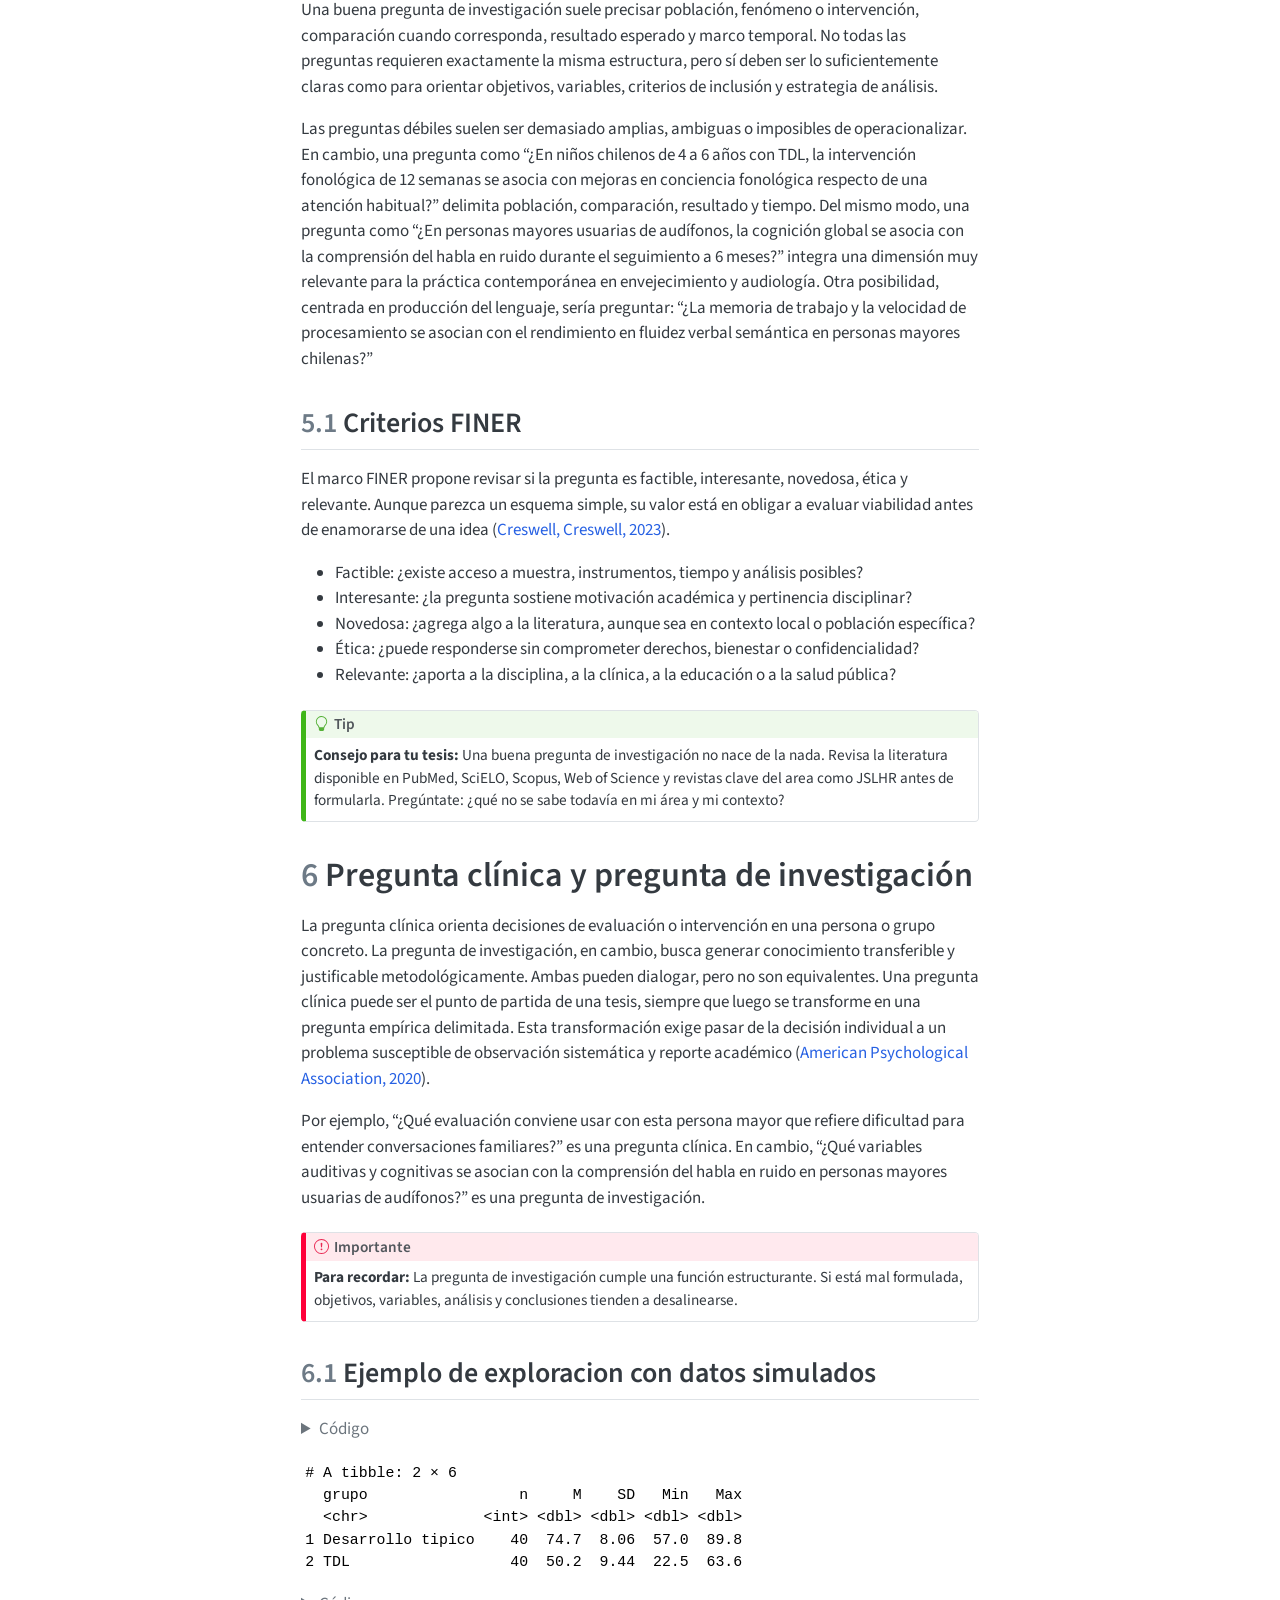
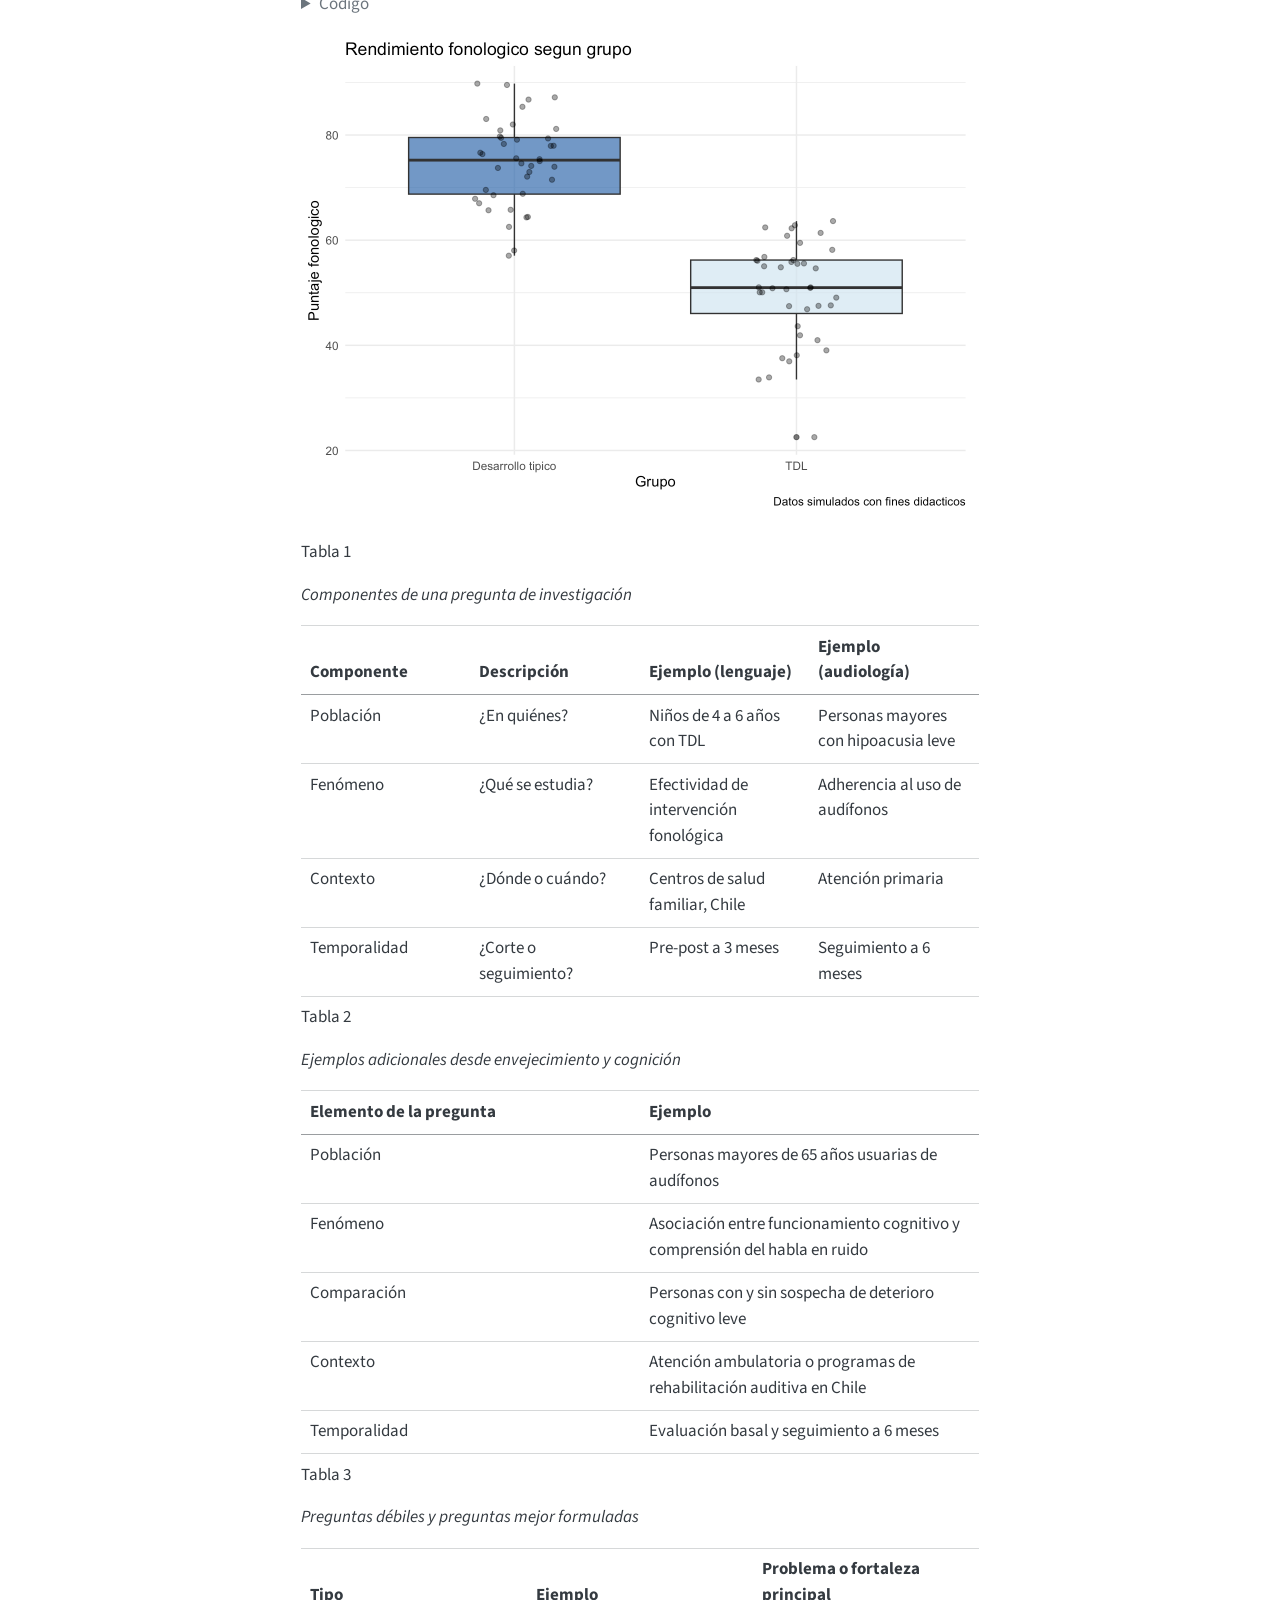
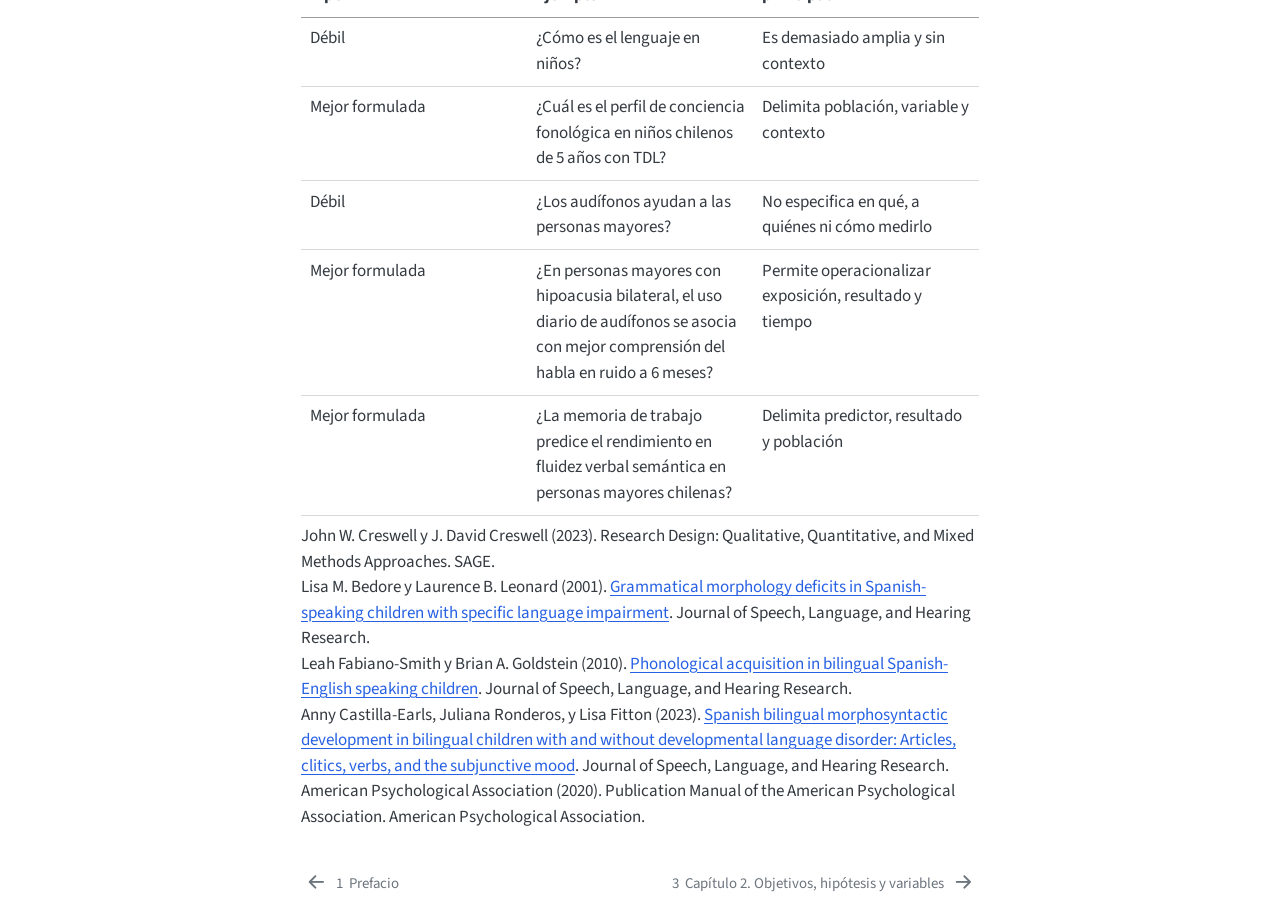
<file: 01-pregunta.html>
<!DOCTYPE html>
<html xmlns="http://www.w3.org/1999/xhtml" lang="es" xml:lang="es"><head>

<meta charset="utf-8">
<meta name="generator" content="quarto-1.8.26">

<meta name="viewport" content="width=device-width, initial-scale=1.0, user-scalable=yes">


<title>2&nbsp; Capítulo 1. De la idea a la pregunta de investigación – Diseño de Investigación y Comunicación Científica</title>
<style>
code{white-space: pre-wrap;}
span.smallcaps{font-variant: small-caps;}
div.columns{display: flex; gap: min(4vw, 1.5em);}
div.column{flex: auto; overflow-x: auto;}
div.hanging-indent{margin-left: 1.5em; text-indent: -1.5em;}
ul.task-list{list-style: none;}
ul.task-list li input[type="checkbox"] {
  width: 0.8em;
  margin: 0 0.8em 0.2em -1em; /* quarto-specific, see https://github.com/quarto-dev/quarto-cli/issues/4556 */ 
  vertical-align: middle;
}
/* CSS for syntax highlighting */
html { -webkit-text-size-adjust: 100%; }
pre > code.sourceCode { white-space: pre; position: relative; }
pre > code.sourceCode > span { display: inline-block; line-height: 1.25; }
pre > code.sourceCode > span:empty { height: 1.2em; }
.sourceCode { overflow: visible; }
code.sourceCode > span { color: inherit; text-decoration: inherit; }
div.sourceCode { margin: 1em 0; }
pre.sourceCode { margin: 0; }
@media screen {
div.sourceCode { overflow: auto; }
}
@media print {
pre > code.sourceCode { white-space: pre-wrap; }
pre > code.sourceCode > span { text-indent: -5em; padding-left: 5em; }
}
pre.numberSource code
  { counter-reset: source-line 0; }
pre.numberSource code > span
  { position: relative; left: -4em; counter-increment: source-line; }
pre.numberSource code > span > a:first-child::before
  { content: counter(source-line);
    position: relative; left: -1em; text-align: right; vertical-align: baseline;
    border: none; display: inline-block;
    -webkit-touch-callout: none; -webkit-user-select: none;
    -khtml-user-select: none; -moz-user-select: none;
    -ms-user-select: none; user-select: none;
    padding: 0 4px; width: 4em;
  }
pre.numberSource { margin-left: 3em;  padding-left: 4px; }
div.sourceCode
  {   }
@media screen {
pre > code.sourceCode > span > a:first-child::before { text-decoration: underline; }
}
/* CSS for citations */
div.csl-bib-body { }
div.csl-entry {
  clear: both;
}
.hanging-indent div.csl-entry {
  margin-left:2em;
  text-indent:-2em;
}
div.csl-left-margin {
  min-width:2em;
  float:left;
}
div.csl-right-inline {
  margin-left:2em;
  padding-left:1em;
}
div.csl-indent {
  margin-left: 2em;
}</style>


<script src="site_libs/quarto-nav/quarto-nav.js"></script>
<script src="site_libs/quarto-nav/headroom.min.js"></script>
<script src="site_libs/clipboard/clipboard.min.js"></script>
<script src="site_libs/quarto-search/autocomplete.umd.js"></script>
<script src="site_libs/quarto-search/fuse.min.js"></script>
<script src="site_libs/quarto-search/quarto-search.js"></script>
<meta name="quarto:offset" content="./">
<link href="./02-objetivos.html" rel="next">
<link href="./index.html" rel="prev">
<script src="site_libs/quarto-html/quarto.js" type="module"></script>
<script src="site_libs/quarto-html/tabsets/tabsets.js" type="module"></script>
<script src="site_libs/quarto-html/axe/axe-check.js" type="module"></script>
<script src="site_libs/quarto-html/popper.min.js"></script>
<script src="site_libs/quarto-html/tippy.umd.min.js"></script>
<script src="site_libs/quarto-html/anchor.min.js"></script>
<link href="site_libs/quarto-html/tippy.css" rel="stylesheet">
<link href="site_libs/quarto-html/quarto-syntax-highlighting-587c61ba64f3a5504c4d52d930310e48.css" rel="stylesheet" id="quarto-text-highlighting-styles">
<script src="site_libs/bootstrap/bootstrap.min.js"></script>
<link href="site_libs/bootstrap/bootstrap-icons.css" rel="stylesheet">
<link href="site_libs/bootstrap/bootstrap-27c261d06b905028a18691de25d09dde.min.css" rel="stylesheet" append-hash="true" id="quarto-bootstrap" data-mode="light">
<script id="quarto-search-options" type="application/json">{
  "location": "sidebar",
  "copy-button": false,
  "collapse-after": 3,
  "panel-placement": "start",
  "type": "textbox",
  "limit": 50,
  "keyboard-shortcut": [
    "f",
    "/",
    "s"
  ],
  "show-item-context": false,
  "language": {
    "search-no-results-text": "No se han encontrado resultados",
    "search-matching-documents-text": "documentos encontrados",
    "search-copy-link-title": "Copiar el enlace en la búsqueda",
    "search-hide-matches-text": "Ocultar resultados adicionales",
    "search-more-match-text": "resultado adicional en este documento",
    "search-more-matches-text": "resultados adicionales en este documento",
    "search-clear-button-title": "Borrar",
    "search-text-placeholder": "",
    "search-detached-cancel-button-title": "Cancelar",
    "search-submit-button-title": "Enviar",
    "search-label": "Buscar"
  }
}</script>


</head>

<body class="nav-sidebar floating quarto-light">

<div id="quarto-search-results"></div>
  <header id="quarto-header" class="headroom fixed-top">
  <nav class="quarto-secondary-nav">
    <div class="container-fluid d-flex">
      <button type="button" class="quarto-btn-toggle btn" data-bs-toggle="collapse" role="button" data-bs-target=".quarto-sidebar-collapse-item" aria-controls="quarto-sidebar" aria-expanded="false" aria-label="Alternar barra lateral" onclick="if (window.quartoToggleHeadroom) { window.quartoToggleHeadroom(); }">
        <i class="bi bi-layout-text-sidebar-reverse"></i>
      </button>
        <nav class="quarto-page-breadcrumbs" aria-label="breadcrumb"><ol class="breadcrumb"><li class="breadcrumb-item"><a href="./01-pregunta.html">Parte I: Del Problema al Diseño</a></li><li class="breadcrumb-item"><a href="./01-pregunta.html"><span class="chapter-number">2</span>&nbsp; <span class="chapter-title">Capítulo 1. De la idea a la pregunta de investigación</span></a></li></ol></nav>
        <a class="flex-grow-1" role="navigation" data-bs-toggle="collapse" data-bs-target=".quarto-sidebar-collapse-item" aria-controls="quarto-sidebar" aria-expanded="false" aria-label="Alternar barra lateral" onclick="if (window.quartoToggleHeadroom) { window.quartoToggleHeadroom(); }">      
        </a>
      <button type="button" class="btn quarto-search-button" aria-label="Buscar" onclick="window.quartoOpenSearch();">
        <i class="bi bi-search"></i>
      </button>
    </div>
  </nav>
</header>
<!-- content -->
<div id="quarto-content" class="quarto-container page-columns page-rows-contents page-layout-article">
<!-- sidebar -->
  <nav id="quarto-sidebar" class="sidebar collapse collapse-horizontal quarto-sidebar-collapse-item sidebar-navigation floating overflow-auto">
    <div class="pt-lg-2 mt-2 text-left sidebar-header">
    <div class="sidebar-title mb-0 py-0">
      <a href="./">Diseño de Investigación y Comunicación Científica</a> 
    </div>
      </div>
        <div class="mt-2 flex-shrink-0 align-items-center">
        <div class="sidebar-search">
        <div id="quarto-search" class="" title="Buscar"></div>
        </div>
        </div>
    <div class="sidebar-menu-container"> 
    <ul class="list-unstyled mt-1">
        <li class="sidebar-item">
  <div class="sidebar-item-container"> 
  <a href="./index.html" class="sidebar-item-text sidebar-link">
 <span class="menu-text"><span class="chapter-number">1</span>&nbsp; <span class="chapter-title">Prefacio</span></span></a>
  </div>
</li>
        <li class="sidebar-item sidebar-item-section">
      <div class="sidebar-item-container"> 
            <a class="sidebar-item-text sidebar-link text-start" data-bs-toggle="collapse" data-bs-target="#quarto-sidebar-section-1" role="navigation" aria-expanded="true">
 <span class="menu-text">Parte I: Del Problema al Diseño</span></a>
          <a class="sidebar-item-toggle text-start" data-bs-toggle="collapse" data-bs-target="#quarto-sidebar-section-1" role="navigation" aria-expanded="true" aria-label="Alternar sección">
            <i class="bi bi-chevron-right ms-2"></i>
          </a> 
      </div>
      <ul id="quarto-sidebar-section-1" class="collapse list-unstyled sidebar-section depth1 show">  
          <li class="sidebar-item">
  <div class="sidebar-item-container"> 
  <a href="./01-pregunta.html" class="sidebar-item-text sidebar-link active">
 <span class="menu-text"><span class="chapter-number">2</span>&nbsp; <span class="chapter-title">Capítulo 1. De la idea a la pregunta de investigación</span></span></a>
  </div>
</li>
          <li class="sidebar-item">
  <div class="sidebar-item-container"> 
  <a href="./02-objetivos.html" class="sidebar-item-text sidebar-link">
 <span class="menu-text"><span class="chapter-number">3</span>&nbsp; <span class="chapter-title">Capítulo 2. Objetivos, hipótesis y variables</span></span></a>
  </div>
</li>
          <li class="sidebar-item">
  <div class="sidebar-item-container"> 
  <a href="./03-disenos.html" class="sidebar-item-text sidebar-link">
 <span class="menu-text"><span class="chapter-number">4</span>&nbsp; <span class="chapter-title">Capítulo 3. Tipos de diseño de investigación</span></span></a>
  </div>
</li>
      </ul>
  </li>
        <li class="sidebar-item sidebar-item-section">
      <div class="sidebar-item-container"> 
            <a class="sidebar-item-text sidebar-link text-start" data-bs-toggle="collapse" data-bs-target="#quarto-sidebar-section-2" role="navigation" aria-expanded="true">
 <span class="menu-text">Parte II: Del Diseño al Manuscrito</span></a>
          <a class="sidebar-item-toggle text-start" data-bs-toggle="collapse" data-bs-target="#quarto-sidebar-section-2" role="navigation" aria-expanded="true" aria-label="Alternar sección">
            <i class="bi bi-chevron-right ms-2"></i>
          </a> 
      </div>
      <ul id="quarto-sidebar-section-2" class="collapse list-unstyled sidebar-section depth1 show">  
          <li class="sidebar-item">
  <div class="sidebar-item-container"> 
  <a href="./04-revisiones.html" class="sidebar-item-text sidebar-link">
 <span class="menu-text"><span class="chapter-number">5</span>&nbsp; <span class="chapter-title">Capítulo 4. Tipos de revisiones de literatura</span></span></a>
  </div>
</li>
          <li class="sidebar-item">
  <div class="sidebar-item-container"> 
  <a href="./04-manuscrito.html" class="sidebar-item-text sidebar-link">
 <span class="menu-text"><span class="chapter-number">6</span>&nbsp; <span class="chapter-title">Capítulo 5. Estructura del manuscrito científico</span></span></a>
  </div>
</li>
          <li class="sidebar-item">
  <div class="sidebar-item-container"> 
  <a href="./05-reporte.html" class="sidebar-item-text sidebar-link">
 <span class="menu-text"><span class="chapter-number">7</span>&nbsp; <span class="chapter-title">Capítulo 6. Guías de reporte científico</span></span></a>
  </div>
</li>
          <li class="sidebar-item">
  <div class="sidebar-item-container"> 
  <a href="./06-publicacion.html" class="sidebar-item-text sidebar-link">
 <span class="menu-text"><span class="chapter-number">8</span>&nbsp; <span class="chapter-title">Capítulo 7. Publicación y revisión por pares</span></span></a>
  </div>
</li>
          <li class="sidebar-item">
  <div class="sidebar-item-container"> 
  <a href="./07-ciencia-abierta.html" class="sidebar-item-text sidebar-link">
 <span class="menu-text"><span class="chapter-number">9</span>&nbsp; <span class="chapter-title">Capítulo 8. Ciencia abierta y reproducibilidad</span></span></a>
  </div>
</li>
      </ul>
  </li>
        <li class="sidebar-item">
  <div class="sidebar-item-container"> 
  <a href="./referencias.html" class="sidebar-item-text sidebar-link">
 <span class="menu-text"><span class="chapter-number">10</span>&nbsp; <span class="chapter-title">Referencias</span></span></a>
  </div>
</li>
        <li class="sidebar-item">
  <div class="sidebar-item-container"> 
  <a href="./apendice-r.html" class="sidebar-item-text sidebar-link">
 <span class="menu-text"><span class="chapter-number">11</span>&nbsp; <span class="chapter-title">Apendice. Codigo R reproducible</span></span></a>
  </div>
</li>
    </ul>
    </div>
</nav>
<div id="quarto-sidebar-glass" class="quarto-sidebar-collapse-item" data-bs-toggle="collapse" data-bs-target=".quarto-sidebar-collapse-item"></div>
<!-- margin-sidebar -->
    <div id="quarto-margin-sidebar" class="sidebar margin-sidebar">
        <nav id="TOC" role="doc-toc" class="toc-active">
    <h2 id="toc-title">Tabla de contenidos</h2>
   
  <ul>
  <li><a href="#qué-es-investigar" id="toc-qué-es-investigar" class="nav-link active" data-scroll-target="#qué-es-investigar"><span class="header-section-number">3</span> Qué es investigar</a></li>
  <li><a href="#del-tema-al-problema-de-investigación" id="toc-del-tema-al-problema-de-investigación" class="nav-link" data-scroll-target="#del-tema-al-problema-de-investigación"><span class="header-section-number">4</span> Del tema al problema de investigación</a>
  <ul class="collapse">
  <li><a href="#delimitación-progresiva" id="toc-delimitación-progresiva" class="nav-link" data-scroll-target="#delimitación-progresiva"><span class="header-section-number">4.1</span> Delimitación progresiva</a></li>
  </ul></li>
  <li><a href="#formulación-de-la-pregunta" id="toc-formulación-de-la-pregunta" class="nav-link" data-scroll-target="#formulación-de-la-pregunta"><span class="header-section-number">5</span> Formulación de la pregunta</a>
  <ul class="collapse">
  <li><a href="#criterios-finer" id="toc-criterios-finer" class="nav-link" data-scroll-target="#criterios-finer"><span class="header-section-number">5.1</span> Criterios FINER</a></li>
  </ul></li>
  <li><a href="#pregunta-clínica-y-pregunta-de-investigación" id="toc-pregunta-clínica-y-pregunta-de-investigación" class="nav-link" data-scroll-target="#pregunta-clínica-y-pregunta-de-investigación"><span class="header-section-number">6</span> Pregunta clínica y pregunta de investigación</a>
  <ul class="collapse">
  <li><a href="#ejemplo-de-exploracion-con-datos-simulados" id="toc-ejemplo-de-exploracion-con-datos-simulados" class="nav-link" data-scroll-target="#ejemplo-de-exploracion-con-datos-simulados"><span class="header-section-number">6.1</span> Ejemplo de exploracion con datos simulados</a></li>
  </ul></li>
  </ul>
</nav>
    </div>
<!-- main -->
<main class="content" id="quarto-document-content">

<header id="title-block-header" class="quarto-title-block default"><nav class="quarto-page-breadcrumbs quarto-title-breadcrumbs d-none d-lg-block" aria-label="breadcrumb"><ol class="breadcrumb"><li class="breadcrumb-item"><a href="./01-pregunta.html">Parte I: Del Problema al Diseño</a></li><li class="breadcrumb-item"><a href="./01-pregunta.html"><span class="chapter-number">2</span>&nbsp; <span class="chapter-title">Capítulo 1. De la idea a la pregunta de investigación</span></a></li></ol></nav>
<div class="quarto-title">
<div class="quarto-title-block"><div><h1 class="title"><span class="chapter-number">2</span>&nbsp; <span class="chapter-title">Capítulo 1. De la idea a la pregunta de investigación</span></h1><button type="button" class="btn code-tools-button dropdown-toggle" id="quarto-code-tools-menu" data-bs-toggle="dropdown" aria-expanded="false"><i class="bi"></i> Código</button><ul class="dropdown-menu dropdown-menu-end" aria-labelelledby="quarto-code-tools-menu"><li><a id="quarto-show-all-code" class="dropdown-item" href="javascript:void(0)" role="button">Mostrar todo el código</a></li><li><a id="quarto-hide-all-code" class="dropdown-item" href="javascript:void(0)" role="button">Ocultar todo el código</a></li><li><hr class="dropdown-divider"></li><li><a id="quarto-view-source" class="dropdown-item" href="javascript:void(0)" role="button">Ver el código fuente</a></li></ul></div></div>
</div>



<div class="quarto-title-meta">

    
  
    
  </div>
  


</header>


<section id="qué-es-investigar" class="level1" data-number="3">
<h1 data-number="3"><span class="header-section-number">3</span> Qué es investigar</h1>
<p>Investigar consiste en producir conocimiento de manera sistemática, acumulativa y revisable. En fonoaudiología, ello implica transformar inquietudes nacidas de la práctica clínica, educativa o comunitaria en preguntas explícitamente formuladas y susceptibles de ser respondidas con un diseño adecuado <span class="citation" data-cites="creswell2023">(<a href="#ref-creswell2023" role="doc-biblioref">Creswell, Creswell, 2023</a>)</span>. La investigación no avanza solo por curiosidad; avanza cuando un problema se delimita con suficiente claridad como para decidir qué información falta, cómo obtenerla y con qué criterios interpretarla.</p>
<p>Este punto es importante para estudiantes de pregrado porque muchas ideas de tesis surgen desde la experiencia cotidiana: una dificultad observada en la práctica, una brecha en la atención, una diferencia entre lo reportado por la literatura y lo que ocurre en el contexto local. Esas observaciones son valiosas, pero todavía no constituyen una pregunta de investigación.</p>
</section>
<section id="del-tema-al-problema-de-investigación" class="level1" data-number="4">
<h1 data-number="4"><span class="header-section-number">4</span> Del tema al problema de investigación</h1>
<p>Un tema amplio, como “lenguaje en niños” o “cognición en personas mayores”, aún no es investigable. El problema aparece cuando se delimita un vacío de conocimiento concreto, contextualizado y relevante. Por ejemplo, puede existir escasa evidencia local sobre la efectividad de la terapia fonológica en niños chilenos con trastorno del desarrollo del lenguaje, o sobre la relación entre deterioro cognitivo leve y desempeño en tareas de comprensión auditiva en personas mayores chilenas. La literatura especializada muestra, por ejemplo, que el desarrollo morfosintáctico y fonológico en poblaciones hispanohablantes o bilingües ofrece preguntas muy productivas para tesis en lenguaje y comunicación <span class="citation" data-cites="bedore2001grammatical fabiano2010phonological castillaearls2023morphosyntax">(<a href="#ref-bedore2001grammatical" role="doc-biblioref">Bedore, Leonard, 2001</a>; <a href="#ref-fabiano2010phonological" role="doc-biblioref">Fabiano-Smith, Goldstein, 2010</a>; <a href="#ref-castillaearls2023morphosyntax" role="doc-biblioref">Castilla-Earls, Ronderos, Fitton, 2023</a>)</span>.</p>
<p>El paso clave entre tema y problema consiste en formular una tensión investigable. Esa tensión puede expresarse como ausencia de evidencia local, resultados contradictorios, debilidad metodológica en estudios previos, falta de instrumentos validados o necesidad de examinar una relación en una población específica.</p>
<div class="callout callout-style-default callout-warning callout-titled">
<div class="callout-header d-flex align-content-center">
<div class="callout-icon-container">
<i class="callout-icon"></i>
</div>
<div class="callout-title-container flex-fill">
Advertencia
</div>
</div>
<div class="callout-body-container callout-body">
<p><strong>Error frecuente:</strong> Confundir interés personal con problema de investigación. Un tema puede ser atractivo, pero si no hay un vacío identificable, difícilmente guiará una tesis viable.</p>
</div>
</div>
<section id="delimitación-progresiva" class="level2" data-number="4.1">
<h2 data-number="4.1" class="anchored" data-anchor-id="delimitación-progresiva"><span class="header-section-number">4.1</span> Delimitación progresiva</h2>
<p>Una forma simple de avanzar es pasar por cuatro niveles de precisión:</p>
<ol type="1">
<li>Tema amplio.</li>
<li>Area problematica.</li>
<li>Vacio especifico.</li>
<li>Pregunta investigable.</li>
</ol>
<p>Por ejemplo:</p>
<ul>
<li>Tema amplio: comunicacion en personas mayores.</li>
<li>Área problemática: dificultades para comprender el habla en ruido.</li>
<li>Vacío específico: poca evidencia local sobre el papel de la cognición en esa dificultad en usuarios de audífonos.</li>
<li>Pregunta investigable: ¿en personas mayores usuarias de audífonos, la cognición global se asocia con la comprensión del habla en ruido durante un seguimiento de 6 meses?</li>
</ul>
</section>
</section>
<section id="formulación-de-la-pregunta" class="level1" data-number="5">
<h1 data-number="5"><span class="header-section-number">5</span> Formulación de la pregunta</h1>
<p>Una buena pregunta de investigación suele precisar población, fenómeno o intervención, comparación cuando corresponda, resultado esperado y marco temporal. No todas las preguntas requieren exactamente la misma estructura, pero sí deben ser lo suficientemente claras como para orientar objetivos, variables, criterios de inclusión y estrategia de análisis.</p>
<p>Las preguntas débiles suelen ser demasiado amplias, ambiguas o imposibles de operacionalizar. En cambio, una pregunta como “¿En niños chilenos de 4 a 6 años con TDL, la intervención fonológica de 12 semanas se asocia con mejoras en conciencia fonológica respecto de una atención habitual?” delimita población, comparación, resultado y tiempo. Del mismo modo, una pregunta como “¿En personas mayores usuarias de audífonos, la cognición global se asocia con la comprensión del habla en ruido durante el seguimiento a 6 meses?” integra una dimensión muy relevante para la práctica contemporánea en envejecimiento y audiología. Otra posibilidad, centrada en producción del lenguaje, sería preguntar: “¿La memoria de trabajo y la velocidad de procesamiento se asocian con el rendimiento en fluidez verbal semántica en personas mayores chilenas?”</p>
<section id="criterios-finer" class="level2" data-number="5.1">
<h2 data-number="5.1" class="anchored" data-anchor-id="criterios-finer"><span class="header-section-number">5.1</span> Criterios FINER</h2>
<p>El marco FINER propone revisar si la pregunta es factible, interesante, novedosa, ética y relevante. Aunque parezca un esquema simple, su valor está en obligar a evaluar viabilidad antes de enamorarse de una idea <span class="citation" data-cites="creswell2023">(<a href="#ref-creswell2023" role="doc-biblioref">Creswell, Creswell, 2023</a>)</span>.</p>
<ul>
<li>Factible: ¿existe acceso a muestra, instrumentos, tiempo y análisis posibles?</li>
<li>Interesante: ¿la pregunta sostiene motivación académica y pertinencia disciplinar?</li>
<li>Novedosa: ¿agrega algo a la literatura, aunque sea en contexto local o población específica?</li>
<li>Ética: ¿puede responderse sin comprometer derechos, bienestar o confidencialidad?</li>
<li>Relevante: ¿aporta a la disciplina, a la clínica, a la educación o a la salud pública?</li>
</ul>
<div class="callout callout-style-default callout-tip callout-titled">
<div class="callout-header d-flex align-content-center">
<div class="callout-icon-container">
<i class="callout-icon"></i>
</div>
<div class="callout-title-container flex-fill">
Tip
</div>
</div>
<div class="callout-body-container callout-body">
<p><strong>Consejo para tu tesis:</strong> Una buena pregunta de investigación no nace de la nada. Revisa la literatura disponible en PubMed, SciELO, Scopus, Web of Science y revistas clave del area como JSLHR antes de formularla. Pregúntate: ¿qué no se sabe todavía en mi área y mi contexto?</p>
</div>
</div>
</section>
</section>
<section id="pregunta-clínica-y-pregunta-de-investigación" class="level1" data-number="6">
<h1 data-number="6"><span class="header-section-number">6</span> Pregunta clínica y pregunta de investigación</h1>
<p>La pregunta clínica orienta decisiones de evaluación o intervención en una persona o grupo concreto. La pregunta de investigación, en cambio, busca generar conocimiento transferible y justificable metodológicamente. Ambas pueden dialogar, pero no son equivalentes. Una pregunta clínica puede ser el punto de partida de una tesis, siempre que luego se transforme en una pregunta empírica delimitada. Esta transformación exige pasar de la decisión individual a un problema susceptible de observación sistemática y reporte académico <span class="citation" data-cites="apa2020">(<a href="#ref-apa2020" role="doc-biblioref">American Psychological Association, 2020</a>)</span>.</p>
<p>Por ejemplo, “¿Qué evaluación conviene usar con esta persona mayor que refiere dificultad para entender conversaciones familiares?” es una pregunta clínica. En cambio, “¿Qué variables auditivas y cognitivas se asocian con la comprensión del habla en ruido en personas mayores usuarias de audífonos?” es una pregunta de investigación.</p>
<div class="callout callout-style-default callout-important callout-titled">
<div class="callout-header d-flex align-content-center">
<div class="callout-icon-container">
<i class="callout-icon"></i>
</div>
<div class="callout-title-container flex-fill">
Importante
</div>
</div>
<div class="callout-body-container callout-body">
<p><strong>Para recordar:</strong> La pregunta de investigación cumple una función estructurante. Si está mal formulada, objetivos, variables, análisis y conclusiones tienden a desalinearse.</p>
</div>
</div>
<section id="ejemplo-de-exploracion-con-datos-simulados" class="level2" data-number="6.1">
<h2 data-number="6.1" class="anchored" data-anchor-id="ejemplo-de-exploracion-con-datos-simulados"><span class="header-section-number">6.1</span> Ejemplo de exploracion con datos simulados</h2>
<div class="cell">
<details class="code-fold">
<summary>Código</summary>
<div class="code-copy-outer-scaffold"><div class="sourceCode cell-code" id="cb1"><pre class="sourceCode r code-with-copy"><code class="sourceCode r"><span id="cb1-1"><a href="#cb1-1" aria-hidden="true" tabindex="-1"></a><span class="co"># Exploracion preliminar de datos clinicos simulados</span></span>
<span id="cb1-2"><a href="#cb1-2" aria-hidden="true" tabindex="-1"></a><span class="fu">library</span>(tidyverse)</span>
<span id="cb1-3"><a href="#cb1-3" aria-hidden="true" tabindex="-1"></a></span>
<span id="cb1-4"><a href="#cb1-4" aria-hidden="true" tabindex="-1"></a><span class="fu">set.seed</span>(<span class="dv">2024</span>)</span>
<span id="cb1-5"><a href="#cb1-5" aria-hidden="true" tabindex="-1"></a>datos_fonologia <span class="ot">&lt;-</span> <span class="fu">tibble</span>(</span>
<span id="cb1-6"><a href="#cb1-6" aria-hidden="true" tabindex="-1"></a>  <span class="at">id =</span> <span class="dv">1</span><span class="sc">:</span><span class="dv">80</span>,</span>
<span id="cb1-7"><a href="#cb1-7" aria-hidden="true" tabindex="-1"></a>  <span class="at">grupo =</span> <span class="fu">rep</span>(<span class="fu">c</span>(<span class="st">"TDL"</span>, <span class="st">"Desarrollo tipico"</span>), <span class="at">each =</span> <span class="dv">40</span>),</span>
<span id="cb1-8"><a href="#cb1-8" aria-hidden="true" tabindex="-1"></a>  <span class="at">puntaje_fonologico =</span> <span class="fu">c</span>(</span>
<span id="cb1-9"><a href="#cb1-9" aria-hidden="true" tabindex="-1"></a>    <span class="fu">rnorm</span>(<span class="dv">40</span>, <span class="at">mean =</span> <span class="dv">52</span>, <span class="at">sd =</span> <span class="dv">9</span>),</span>
<span id="cb1-10"><a href="#cb1-10" aria-hidden="true" tabindex="-1"></a>    <span class="fu">rnorm</span>(<span class="dv">40</span>, <span class="at">mean =</span> <span class="dv">74</span>, <span class="at">sd =</span> <span class="dv">8</span>)</span>
<span id="cb1-11"><a href="#cb1-11" aria-hidden="true" tabindex="-1"></a>  ),</span>
<span id="cb1-12"><a href="#cb1-12" aria-hidden="true" tabindex="-1"></a>  <span class="at">edad_meses =</span> <span class="fu">c</span>(</span>
<span id="cb1-13"><a href="#cb1-13" aria-hidden="true" tabindex="-1"></a>    <span class="fu">round</span>(<span class="fu">runif</span>(<span class="dv">40</span>, <span class="dv">48</span>, <span class="dv">72</span>)),</span>
<span id="cb1-14"><a href="#cb1-14" aria-hidden="true" tabindex="-1"></a>    <span class="fu">round</span>(<span class="fu">runif</span>(<span class="dv">40</span>, <span class="dv">48</span>, <span class="dv">72</span>))</span>
<span id="cb1-15"><a href="#cb1-15" aria-hidden="true" tabindex="-1"></a>  )</span>
<span id="cb1-16"><a href="#cb1-16" aria-hidden="true" tabindex="-1"></a>)</span>
<span id="cb1-17"><a href="#cb1-17" aria-hidden="true" tabindex="-1"></a></span>
<span id="cb1-18"><a href="#cb1-18" aria-hidden="true" tabindex="-1"></a>datos_fonologia <span class="sc">|&gt;</span></span>
<span id="cb1-19"><a href="#cb1-19" aria-hidden="true" tabindex="-1"></a>  <span class="fu">group_by</span>(grupo) <span class="sc">|&gt;</span></span>
<span id="cb1-20"><a href="#cb1-20" aria-hidden="true" tabindex="-1"></a>  <span class="fu">summarise</span>(</span>
<span id="cb1-21"><a href="#cb1-21" aria-hidden="true" tabindex="-1"></a>    <span class="at">n =</span> <span class="fu">n</span>(),</span>
<span id="cb1-22"><a href="#cb1-22" aria-hidden="true" tabindex="-1"></a>    <span class="at">M =</span> <span class="fu">mean</span>(puntaje_fonologico),</span>
<span id="cb1-23"><a href="#cb1-23" aria-hidden="true" tabindex="-1"></a>    <span class="at">SD =</span> <span class="fu">sd</span>(puntaje_fonologico),</span>
<span id="cb1-24"><a href="#cb1-24" aria-hidden="true" tabindex="-1"></a>    <span class="at">Min =</span> <span class="fu">min</span>(puntaje_fonologico),</span>
<span id="cb1-25"><a href="#cb1-25" aria-hidden="true" tabindex="-1"></a>    <span class="at">Max =</span> <span class="fu">max</span>(puntaje_fonologico)</span>
<span id="cb1-26"><a href="#cb1-26" aria-hidden="true" tabindex="-1"></a>  )</span></code></pre></div><button title="Copiar al portapapeles" class="code-copy-button"><i class="bi"></i></button></div>
</details>
<div class="cell-output cell-output-stdout">
<pre><code># A tibble: 2 × 6
  grupo                 n     M    SD   Min   Max
  &lt;chr&gt;             &lt;int&gt; &lt;dbl&gt; &lt;dbl&gt; &lt;dbl&gt; &lt;dbl&gt;
1 Desarrollo tipico    40  74.7  8.06  57.0  89.8
2 TDL                  40  50.2  9.44  22.5  63.6</code></pre>
</div>
<details class="code-fold">
<summary>Código</summary>
<div class="code-copy-outer-scaffold"><div class="sourceCode cell-code" id="cb3"><pre class="sourceCode r code-with-copy"><code class="sourceCode r"><span id="cb3-1"><a href="#cb3-1" aria-hidden="true" tabindex="-1"></a><span class="fu">ggplot</span>(datos_fonologia, <span class="fu">aes</span>(<span class="at">x =</span> grupo, <span class="at">y =</span> puntaje_fonologico, <span class="at">fill =</span> grupo)) <span class="sc">+</span></span>
<span id="cb3-2"><a href="#cb3-2" aria-hidden="true" tabindex="-1"></a>  <span class="fu">geom_boxplot</span>(<span class="at">alpha =</span> <span class="fl">0.7</span>) <span class="sc">+</span></span>
<span id="cb3-3"><a href="#cb3-3" aria-hidden="true" tabindex="-1"></a>  <span class="fu">geom_jitter</span>(<span class="at">width =</span> <span class="fl">0.15</span>, <span class="at">alpha =</span> <span class="fl">0.4</span>) <span class="sc">+</span></span>
<span id="cb3-4"><a href="#cb3-4" aria-hidden="true" tabindex="-1"></a>  <span class="fu">labs</span>(</span>
<span id="cb3-5"><a href="#cb3-5" aria-hidden="true" tabindex="-1"></a>    <span class="at">title =</span> <span class="st">"Rendimiento fonologico segun grupo"</span>,</span>
<span id="cb3-6"><a href="#cb3-6" aria-hidden="true" tabindex="-1"></a>    <span class="at">x =</span> <span class="st">"Grupo"</span>,</span>
<span id="cb3-7"><a href="#cb3-7" aria-hidden="true" tabindex="-1"></a>    <span class="at">y =</span> <span class="st">"Puntaje fonologico"</span>,</span>
<span id="cb3-8"><a href="#cb3-8" aria-hidden="true" tabindex="-1"></a>    <span class="at">caption =</span> <span class="st">"Datos simulados con fines didacticos"</span></span>
<span id="cb3-9"><a href="#cb3-9" aria-hidden="true" tabindex="-1"></a>  ) <span class="sc">+</span></span>
<span id="cb3-10"><a href="#cb3-10" aria-hidden="true" tabindex="-1"></a>  <span class="fu">scale_fill_manual</span>(<span class="at">values =</span> <span class="fu">c</span>(<span class="st">"#2166AC"</span>, <span class="st">"#D1E5F0"</span>)) <span class="sc">+</span></span>
<span id="cb3-11"><a href="#cb3-11" aria-hidden="true" tabindex="-1"></a>  <span class="fu">theme_minimal</span>() <span class="sc">+</span></span>
<span id="cb3-12"><a href="#cb3-12" aria-hidden="true" tabindex="-1"></a>  <span class="fu">theme</span>(<span class="at">legend.position =</span> <span class="st">"none"</span>)</span></code></pre></div><button title="Copiar al portapapeles" class="code-copy-button"><i class="bi"></i></button></div>
</details>
<div class="cell-output-display">
<div>
<figure class="figure">
<p><img src="01-pregunta_files/figure-html/unnamed-chunk-1-1.png" class="img-fluid figure-img" width="672"></p>
</figure>
</div>
</div>
</div>
<p>Tabla 1</p>
<p><em>Componentes de una pregunta de investigación</em></p>
<table class="caption-top table">
<colgroup>
<col style="width: 25%">
<col style="width: 25%">
<col style="width: 25%">
<col style="width: 25%">
</colgroup>
<thead>
<tr class="header">
<th>Componente</th>
<th>Descripción</th>
<th>Ejemplo (lenguaje)</th>
<th>Ejemplo (audiología)</th>
</tr>
</thead>
<tbody>
<tr class="odd">
<td>Población</td>
<td>¿En quiénes?</td>
<td>Niños de 4 a 6 años con TDL</td>
<td>Personas mayores con hipoacusia leve</td>
</tr>
<tr class="even">
<td>Fenómeno</td>
<td>¿Qué se estudia?</td>
<td>Efectividad de intervención fonológica</td>
<td>Adherencia al uso de audífonos</td>
</tr>
<tr class="odd">
<td>Contexto</td>
<td>¿Dónde o cuándo?</td>
<td>Centros de salud familiar, Chile</td>
<td>Atención primaria</td>
</tr>
<tr class="even">
<td>Temporalidad</td>
<td>¿Corte o seguimiento?</td>
<td>Pre-post a 3 meses</td>
<td>Seguimiento a 6 meses</td>
</tr>
</tbody>
</table>
<p>Tabla 2</p>
<p><em>Ejemplos adicionales desde envejecimiento y cognición</em></p>
<table class="caption-top table">
<colgroup>
<col style="width: 50%">
<col style="width: 50%">
</colgroup>
<thead>
<tr class="header">
<th>Elemento de la pregunta</th>
<th>Ejemplo</th>
</tr>
</thead>
<tbody>
<tr class="odd">
<td>Población</td>
<td>Personas mayores de 65 años usuarias de audífonos</td>
</tr>
<tr class="even">
<td>Fenómeno</td>
<td>Asociación entre funcionamiento cognitivo y comprensión del habla en ruido</td>
</tr>
<tr class="odd">
<td>Comparación</td>
<td>Personas con y sin sospecha de deterioro cognitivo leve</td>
</tr>
<tr class="even">
<td>Contexto</td>
<td>Atención ambulatoria o programas de rehabilitación auditiva en Chile</td>
</tr>
<tr class="odd">
<td>Temporalidad</td>
<td>Evaluación basal y seguimiento a 6 meses</td>
</tr>
</tbody>
</table>
<p>Tabla 3</p>
<p><em>Preguntas débiles y preguntas mejor formuladas</em></p>
<table class="caption-top table">
<colgroup>
<col style="width: 33%">
<col style="width: 33%">
<col style="width: 33%">
</colgroup>
<thead>
<tr class="header">
<th>Tipo</th>
<th>Ejemplo</th>
<th>Problema o fortaleza principal</th>
</tr>
</thead>
<tbody>
<tr class="odd">
<td>Débil</td>
<td>¿Cómo es el lenguaje en niños?</td>
<td>Es demasiado amplia y sin contexto</td>
</tr>
<tr class="even">
<td>Mejor formulada</td>
<td>¿Cuál es el perfil de conciencia fonológica en niños chilenos de 5 años con TDL?</td>
<td>Delimita población, variable y contexto</td>
</tr>
<tr class="odd">
<td>Débil</td>
<td>¿Los audífonos ayudan a las personas mayores?</td>
<td>No especifica en qué, a quiénes ni cómo medirlo</td>
</tr>
<tr class="even">
<td>Mejor formulada</td>
<td>¿En personas mayores con hipoacusia bilateral, el uso diario de audífonos se asocia con mejor comprensión del habla en ruido a 6 meses?</td>
<td>Permite operacionalizar exposición, resultado y tiempo</td>
</tr>
<tr class="odd">
<td>Mejor formulada</td>
<td>¿La memoria de trabajo predice el rendimiento en fluidez verbal semántica en personas mayores chilenas?</td>
<td>Delimita predictor, resultado y población</td>
</tr>
</tbody>
</table>


<!-- -->

<div id="refs" class="references csl-bib-body" role="list">
<div id="ref-creswell2023" class="csl-entry" role="listitem">
John W. Creswell y J. David Creswell (2023). Research Design: Qualitative, Quantitative, and Mixed Methods Approaches. SAGE.
</div>
<div id="ref-bedore2001grammatical" class="csl-entry" role="listitem">
Lisa M. Bedore y Laurence B. Leonard (2001). <a href="https://doi.org/10.1044/1092-4388(2001/072)">Grammatical morphology deficits in Spanish-speaking children with specific language impairment</a>. Journal of Speech, Language, and Hearing Research.
</div>
<div id="ref-fabiano2010phonological" class="csl-entry" role="listitem">
Leah Fabiano-Smith y Brian A. Goldstein (2010). <a href="https://doi.org/10.1044/1092-4388(2009/07-0064)">Phonological acquisition in bilingual Spanish-English speaking children</a>. Journal of Speech, Language, and Hearing Research.
</div>
<div id="ref-castillaearls2023morphosyntax" class="csl-entry" role="listitem">
Anny Castilla-Earls, Juliana Ronderos, y Lisa Fitton (2023). <a href="https://doi.org/10.1044/2023_JSLHR-23-00091">Spanish bilingual morphosyntactic development in bilingual children with and without developmental language disorder: Articles, clitics, verbs, and the subjunctive mood</a>. Journal of Speech, Language, and Hearing Research.
</div>
<div id="ref-apa2020" class="csl-entry" role="listitem">
American Psychological Association (2020). Publication Manual of the American Psychological Association. American Psychological Association.
</div>
</div>
</section>
</section>

</main> <!-- /main -->
<script id="quarto-html-after-body" type="application/javascript">
  window.document.addEventListener("DOMContentLoaded", function (event) {
    const icon = "";
    const anchorJS = new window.AnchorJS();
    anchorJS.options = {
      placement: 'right',
      icon: icon
    };
    anchorJS.add('.anchored');
    const isCodeAnnotation = (el) => {
      for (const clz of el.classList) {
        if (clz.startsWith('code-annotation-')) {                     
          return true;
        }
      }
      return false;
    }
    const onCopySuccess = function(e) {
      // button target
      const button = e.trigger;
      // don't keep focus
      button.blur();
      // flash "checked"
      button.classList.add('code-copy-button-checked');
      var currentTitle = button.getAttribute("title");
      button.setAttribute("title", "Copiado");
      let tooltip;
      if (window.bootstrap) {
        button.setAttribute("data-bs-toggle", "tooltip");
        button.setAttribute("data-bs-placement", "left");
        button.setAttribute("data-bs-title", "Copiado");
        tooltip = new bootstrap.Tooltip(button, 
          { trigger: "manual", 
            customClass: "code-copy-button-tooltip",
            offset: [0, -8]});
        tooltip.show();    
      }
      setTimeout(function() {
        if (tooltip) {
          tooltip.hide();
          button.removeAttribute("data-bs-title");
          button.removeAttribute("data-bs-toggle");
          button.removeAttribute("data-bs-placement");
        }
        button.setAttribute("title", currentTitle);
        button.classList.remove('code-copy-button-checked');
      }, 1000);
      // clear code selection
      e.clearSelection();
    }
    const getTextToCopy = function(trigger) {
      const outerScaffold = trigger.parentElement.cloneNode(true);
      const codeEl = outerScaffold.querySelector('code');
      for (const childEl of codeEl.children) {
        if (isCodeAnnotation(childEl)) {
          childEl.remove();
        }
      }
      return codeEl.innerText;
    }
    const clipboard = new window.ClipboardJS('.code-copy-button:not([data-in-quarto-modal])', {
      text: getTextToCopy
    });
    clipboard.on('success', onCopySuccess);
    if (window.document.getElementById('quarto-embedded-source-code-modal')) {
      const clipboardModal = new window.ClipboardJS('.code-copy-button[data-in-quarto-modal]', {
        text: getTextToCopy,
        container: window.document.getElementById('quarto-embedded-source-code-modal')
      });
      clipboardModal.on('success', onCopySuccess);
    }
    const viewSource = window.document.getElementById('quarto-view-source') ||
                       window.document.getElementById('quarto-code-tools-source');
    if (viewSource) {
      const sourceUrl = viewSource.getAttribute("data-quarto-source-url");
      viewSource.addEventListener("click", function(e) {
        if (sourceUrl) {
          // rstudio viewer pane
          if (/\bcapabilities=\b/.test(window.location)) {
            window.open(sourceUrl);
          } else {
            window.location.href = sourceUrl;
          }
        } else {
          const modal = new bootstrap.Modal(document.getElementById('quarto-embedded-source-code-modal'));
          modal.show();
        }
        return false;
      });
    }
    function toggleCodeHandler(show) {
      return function(e) {
        const detailsSrc = window.document.querySelectorAll(".cell > details > .sourceCode");
        for (let i=0; i<detailsSrc.length; i++) {
          const details = detailsSrc[i].parentElement;
          if (show) {
            details.open = true;
          } else {
            details.removeAttribute("open");
          }
        }
        const cellCodeDivs = window.document.querySelectorAll(".cell > .sourceCode");
        const fromCls = show ? "hidden" : "unhidden";
        const toCls = show ? "unhidden" : "hidden";
        for (let i=0; i<cellCodeDivs.length; i++) {
          const codeDiv = cellCodeDivs[i];
          if (codeDiv.classList.contains(fromCls)) {
            codeDiv.classList.remove(fromCls);
            codeDiv.classList.add(toCls);
          } 
        }
        return false;
      }
    }
    const hideAllCode = window.document.getElementById("quarto-hide-all-code");
    if (hideAllCode) {
      hideAllCode.addEventListener("click", toggleCodeHandler(false));
    }
    const showAllCode = window.document.getElementById("quarto-show-all-code");
    if (showAllCode) {
      showAllCode.addEventListener("click", toggleCodeHandler(true));
    }
      var localhostRegex = new RegExp(/^(?:http|https):\/\/localhost\:?[0-9]*\//);
      var mailtoRegex = new RegExp(/^mailto:/);
        var filterRegex = new RegExp('/' + window.location.host + '/');
      var isInternal = (href) => {
          return filterRegex.test(href) || localhostRegex.test(href) || mailtoRegex.test(href);
      }
      // Inspect non-navigation links and adorn them if external
     var links = window.document.querySelectorAll('a[href]:not(.nav-link):not(.navbar-brand):not(.toc-action):not(.sidebar-link):not(.sidebar-item-toggle):not(.pagination-link):not(.no-external):not([aria-hidden]):not(.dropdown-item):not(.quarto-navigation-tool):not(.about-link)');
      for (var i=0; i<links.length; i++) {
        const link = links[i];
        if (!isInternal(link.href)) {
          // undo the damage that might have been done by quarto-nav.js in the case of
          // links that we want to consider external
          if (link.dataset.originalHref !== undefined) {
            link.href = link.dataset.originalHref;
          }
        }
      }
    function tippyHover(el, contentFn, onTriggerFn, onUntriggerFn) {
      const config = {
        allowHTML: true,
        maxWidth: 500,
        delay: 100,
        arrow: false,
        appendTo: function(el) {
            return el.parentElement;
        },
        interactive: true,
        interactiveBorder: 10,
        theme: 'quarto',
        placement: 'bottom-start',
      };
      if (contentFn) {
        config.content = contentFn;
      }
      if (onTriggerFn) {
        config.onTrigger = onTriggerFn;
      }
      if (onUntriggerFn) {
        config.onUntrigger = onUntriggerFn;
      }
      window.tippy(el, config); 
    }
    const noterefs = window.document.querySelectorAll('a[role="doc-noteref"]');
    for (var i=0; i<noterefs.length; i++) {
      const ref = noterefs[i];
      tippyHover(ref, function() {
        // use id or data attribute instead here
        let href = ref.getAttribute('data-footnote-href') || ref.getAttribute('href');
        try { href = new URL(href).hash; } catch {}
        const id = href.replace(/^#\/?/, "");
        const note = window.document.getElementById(id);
        if (note) {
          return note.innerHTML;
        } else {
          return "";
        }
      });
    }
    const xrefs = window.document.querySelectorAll('a.quarto-xref');
    const processXRef = (id, note) => {
      // Strip column container classes
      const stripColumnClz = (el) => {
        el.classList.remove("page-full", "page-columns");
        if (el.children) {
          for (const child of el.children) {
            stripColumnClz(child);
          }
        }
      }
      stripColumnClz(note)
      if (id === null || id.startsWith('sec-')) {
        // Special case sections, only their first couple elements
        const container = document.createElement("div");
        if (note.children && note.children.length > 2) {
          container.appendChild(note.children[0].cloneNode(true));
          for (let i = 1; i < note.children.length; i++) {
            const child = note.children[i];
            if (child.tagName === "P" && child.innerText === "") {
              continue;
            } else {
              container.appendChild(child.cloneNode(true));
              break;
            }
          }
          if (window.Quarto?.typesetMath) {
            window.Quarto.typesetMath(container);
          }
          return container.innerHTML
        } else {
          if (window.Quarto?.typesetMath) {
            window.Quarto.typesetMath(note);
          }
          return note.innerHTML;
        }
      } else {
        // Remove any anchor links if they are present
        const anchorLink = note.querySelector('a.anchorjs-link');
        if (anchorLink) {
          anchorLink.remove();
        }
        if (window.Quarto?.typesetMath) {
          window.Quarto.typesetMath(note);
        }
        if (note.classList.contains("callout")) {
          return note.outerHTML;
        } else {
          return note.innerHTML;
        }
      }
    }
    for (var i=0; i<xrefs.length; i++) {
      const xref = xrefs[i];
      tippyHover(xref, undefined, function(instance) {
        instance.disable();
        let url = xref.getAttribute('href');
        let hash = undefined; 
        if (url.startsWith('#')) {
          hash = url;
        } else {
          try { hash = new URL(url).hash; } catch {}
        }
        if (hash) {
          const id = hash.replace(/^#\/?/, "");
          const note = window.document.getElementById(id);
          if (note !== null) {
            try {
              const html = processXRef(id, note.cloneNode(true));
              instance.setContent(html);
            } finally {
              instance.enable();
              instance.show();
            }
          } else {
            // See if we can fetch this
            fetch(url.split('#')[0])
            .then(res => res.text())
            .then(html => {
              const parser = new DOMParser();
              const htmlDoc = parser.parseFromString(html, "text/html");
              const note = htmlDoc.getElementById(id);
              if (note !== null) {
                const html = processXRef(id, note);
                instance.setContent(html);
              } 
            }).finally(() => {
              instance.enable();
              instance.show();
            });
          }
        } else {
          // See if we can fetch a full url (with no hash to target)
          // This is a special case and we should probably do some content thinning / targeting
          fetch(url)
          .then(res => res.text())
          .then(html => {
            const parser = new DOMParser();
            const htmlDoc = parser.parseFromString(html, "text/html");
            const note = htmlDoc.querySelector('main.content');
            if (note !== null) {
              // This should only happen for chapter cross references
              // (since there is no id in the URL)
              // remove the first header
              if (note.children.length > 0 && note.children[0].tagName === "HEADER") {
                note.children[0].remove();
              }
              const html = processXRef(null, note);
              instance.setContent(html);
            } 
          }).finally(() => {
            instance.enable();
            instance.show();
          });
        }
      }, function(instance) {
      });
    }
        let selectedAnnoteEl;
        const selectorForAnnotation = ( cell, annotation) => {
          let cellAttr = 'data-code-cell="' + cell + '"';
          let lineAttr = 'data-code-annotation="' +  annotation + '"';
          const selector = 'span[' + cellAttr + '][' + lineAttr + ']';
          return selector;
        }
        const selectCodeLines = (annoteEl) => {
          const doc = window.document;
          const targetCell = annoteEl.getAttribute("data-target-cell");
          const targetAnnotation = annoteEl.getAttribute("data-target-annotation");
          const annoteSpan = window.document.querySelector(selectorForAnnotation(targetCell, targetAnnotation));
          const lines = annoteSpan.getAttribute("data-code-lines").split(",");
          const lineIds = lines.map((line) => {
            return targetCell + "-" + line;
          })
          let top = null;
          let height = null;
          let parent = null;
          if (lineIds.length > 0) {
              //compute the position of the single el (top and bottom and make a div)
              const el = window.document.getElementById(lineIds[0]);
              top = el.offsetTop;
              height = el.offsetHeight;
              parent = el.parentElement.parentElement;
            if (lineIds.length > 1) {
              const lastEl = window.document.getElementById(lineIds[lineIds.length - 1]);
              const bottom = lastEl.offsetTop + lastEl.offsetHeight;
              height = bottom - top;
            }
            if (top !== null && height !== null && parent !== null) {
              // cook up a div (if necessary) and position it 
              let div = window.document.getElementById("code-annotation-line-highlight");
              if (div === null) {
                div = window.document.createElement("div");
                div.setAttribute("id", "code-annotation-line-highlight");
                div.style.position = 'absolute';
                parent.appendChild(div);
              }
              div.style.top = top - 2 + "px";
              div.style.height = height + 4 + "px";
              div.style.left = 0;
              let gutterDiv = window.document.getElementById("code-annotation-line-highlight-gutter");
              if (gutterDiv === null) {
                gutterDiv = window.document.createElement("div");
                gutterDiv.setAttribute("id", "code-annotation-line-highlight-gutter");
                gutterDiv.style.position = 'absolute';
                const codeCell = window.document.getElementById(targetCell);
                const gutter = codeCell.querySelector('.code-annotation-gutter');
                gutter.appendChild(gutterDiv);
              }
              gutterDiv.style.top = top - 2 + "px";
              gutterDiv.style.height = height + 4 + "px";
            }
            selectedAnnoteEl = annoteEl;
          }
        };
        const unselectCodeLines = () => {
          const elementsIds = ["code-annotation-line-highlight", "code-annotation-line-highlight-gutter"];
          elementsIds.forEach((elId) => {
            const div = window.document.getElementById(elId);
            if (div) {
              div.remove();
            }
          });
          selectedAnnoteEl = undefined;
        };
          // Handle positioning of the toggle
      window.addEventListener(
        "resize",
        throttle(() => {
          elRect = undefined;
          if (selectedAnnoteEl) {
            selectCodeLines(selectedAnnoteEl);
          }
        }, 10)
      );
      function throttle(fn, ms) {
      let throttle = false;
      let timer;
        return (...args) => {
          if(!throttle) { // first call gets through
              fn.apply(this, args);
              throttle = true;
          } else { // all the others get throttled
              if(timer) clearTimeout(timer); // cancel #2
              timer = setTimeout(() => {
                fn.apply(this, args);
                timer = throttle = false;
              }, ms);
          }
        };
      }
        // Attach click handler to the DT
        const annoteDls = window.document.querySelectorAll('dt[data-target-cell]');
        for (const annoteDlNode of annoteDls) {
          annoteDlNode.addEventListener('click', (event) => {
            const clickedEl = event.target;
            if (clickedEl !== selectedAnnoteEl) {
              unselectCodeLines();
              const activeEl = window.document.querySelector('dt[data-target-cell].code-annotation-active');
              if (activeEl) {
                activeEl.classList.remove('code-annotation-active');
              }
              selectCodeLines(clickedEl);
              clickedEl.classList.add('code-annotation-active');
            } else {
              // Unselect the line
              unselectCodeLines();
              clickedEl.classList.remove('code-annotation-active');
            }
          });
        }
    const findCites = (el) => {
      const parentEl = el.parentElement;
      if (parentEl) {
        const cites = parentEl.dataset.cites;
        if (cites) {
          return {
            el,
            cites: cites.split(' ')
          };
        } else {
          return findCites(el.parentElement)
        }
      } else {
        return undefined;
      }
    };
    var bibliorefs = window.document.querySelectorAll('a[role="doc-biblioref"]');
    for (var i=0; i<bibliorefs.length; i++) {
      const ref = bibliorefs[i];
      const citeInfo = findCites(ref);
      if (citeInfo) {
        tippyHover(citeInfo.el, function() {
          var popup = window.document.createElement('div');
          citeInfo.cites.forEach(function(cite) {
            var citeDiv = window.document.createElement('div');
            citeDiv.classList.add('hanging-indent');
            citeDiv.classList.add('csl-entry');
            var biblioDiv = window.document.getElementById('ref-' + cite);
            if (biblioDiv) {
              citeDiv.innerHTML = biblioDiv.innerHTML;
            }
            popup.appendChild(citeDiv);
          });
          return popup.innerHTML;
        });
      }
    }
  });
  </script>
<nav class="page-navigation">
  <div class="nav-page nav-page-previous">
      <a href="./index.html" class="pagination-link" aria-label="Prefacio">
        <i class="bi bi-arrow-left-short"></i> <span class="nav-page-text"><span class="chapter-number">1</span>&nbsp; <span class="chapter-title">Prefacio</span></span>
      </a>          
  </div>
  <div class="nav-page nav-page-next">
      <a href="./02-objetivos.html" class="pagination-link" aria-label="Capítulo 2. Objetivos, hipótesis y variables">
        <span class="nav-page-text"><span class="chapter-number">3</span>&nbsp; <span class="chapter-title">Capítulo 2. Objetivos, hipótesis y variables</span></span> <i class="bi bi-arrow-right-short"></i>
      </a>
  </div>
</nav><div class="modal fade" id="quarto-embedded-source-code-modal" tabindex="-1" aria-labelledby="quarto-embedded-source-code-modal-label" aria-hidden="true"><div class="modal-dialog modal-dialog-scrollable"><div class="modal-content"><div class="modal-header"><h5 class="modal-title" id="quarto-embedded-source-code-modal-label">Ejecutar el código</h5><button class="btn-close" data-bs-dismiss="modal"></button></div><div class="modal-body"><div class="">
<div class="code-copy-outer-scaffold"><div class="sourceCode" id="cb4" data-shortcodes="false"><pre class="sourceCode markdown code-with-copy"><code class="sourceCode markdown"><span id="cb4-1"><a href="#cb4-1" aria-hidden="true" tabindex="-1"></a><span class="co">---</span></span>
<span id="cb4-2"><a href="#cb4-2" aria-hidden="true" tabindex="-1"></a><span class="an">title:</span><span class="co"> "Capítulo 1. De la idea a la pregunta de investigación"</span></span>
<span id="cb4-3"><a href="#cb4-3" aria-hidden="true" tabindex="-1"></a><span class="co">---</span></span>
<span id="cb4-4"><a href="#cb4-4" aria-hidden="true" tabindex="-1"></a></span>
<span id="cb4-5"><a href="#cb4-5" aria-hidden="true" tabindex="-1"></a><span class="fu"># Qué es investigar</span></span>
<span id="cb4-6"><a href="#cb4-6" aria-hidden="true" tabindex="-1"></a></span>
<span id="cb4-7"><a href="#cb4-7" aria-hidden="true" tabindex="-1"></a>Investigar consiste en producir conocimiento de manera sistemática, acumulativa y revisable. En fonoaudiología, ello implica transformar inquietudes nacidas de la práctica clínica, educativa o comunitaria en preguntas explícitamente formuladas y susceptibles de ser respondidas con un diseño adecuado <span class="co">[</span><span class="ot">@creswell2023</span><span class="co">]</span>. La investigación no avanza solo por curiosidad; avanza cuando un problema se delimita con suficiente claridad como para decidir qué información falta, cómo obtenerla y con qué criterios interpretarla.</span>
<span id="cb4-8"><a href="#cb4-8" aria-hidden="true" tabindex="-1"></a></span>
<span id="cb4-9"><a href="#cb4-9" aria-hidden="true" tabindex="-1"></a>Este punto es importante para estudiantes de pregrado porque muchas ideas de tesis surgen desde la experiencia cotidiana: una dificultad observada en la práctica, una brecha en la atención, una diferencia entre lo reportado por la literatura y lo que ocurre en el contexto local. Esas observaciones son valiosas, pero todavía no constituyen una pregunta de investigación.</span>
<span id="cb4-10"><a href="#cb4-10" aria-hidden="true" tabindex="-1"></a></span>
<span id="cb4-11"><a href="#cb4-11" aria-hidden="true" tabindex="-1"></a><span class="fu"># Del tema al problema de investigación</span></span>
<span id="cb4-12"><a href="#cb4-12" aria-hidden="true" tabindex="-1"></a></span>
<span id="cb4-13"><a href="#cb4-13" aria-hidden="true" tabindex="-1"></a>Un tema amplio, como "lenguaje en niños" o "cognición en personas mayores", aún no es investigable. El problema aparece cuando se delimita un vacío de conocimiento concreto, contextualizado y relevante. Por ejemplo, puede existir escasa evidencia local sobre la efectividad de la terapia fonológica en niños chilenos con trastorno del desarrollo del lenguaje, o sobre la relación entre deterioro cognitivo leve y desempeño en tareas de comprensión auditiva en personas mayores chilenas. La literatura especializada muestra, por ejemplo, que el desarrollo morfosintáctico y fonológico en poblaciones hispanohablantes o bilingües ofrece preguntas muy productivas para tesis en lenguaje y comunicación <span class="co">[</span><span class="ot">@bedore2001grammatical; @fabiano2010phonological; @castillaearls2023morphosyntax</span><span class="co">]</span>.</span>
<span id="cb4-14"><a href="#cb4-14" aria-hidden="true" tabindex="-1"></a></span>
<span id="cb4-15"><a href="#cb4-15" aria-hidden="true" tabindex="-1"></a>El paso clave entre tema y problema consiste en formular una tensión investigable. Esa tensión puede expresarse como ausencia de evidencia local, resultados contradictorios, debilidad metodológica en estudios previos, falta de instrumentos validados o necesidad de examinar una relación en una población específica.</span>
<span id="cb4-16"><a href="#cb4-16" aria-hidden="true" tabindex="-1"></a></span>
<span id="cb4-17"><a href="#cb4-17" aria-hidden="true" tabindex="-1"></a>::: {.callout-warning}</span>
<span id="cb4-18"><a href="#cb4-18" aria-hidden="true" tabindex="-1"></a>**Error frecuente:** Confundir interés personal con problema de investigación. Un tema puede ser atractivo, pero si no hay un vacío identificable, difícilmente guiará una tesis viable.</span>
<span id="cb4-19"><a href="#cb4-19" aria-hidden="true" tabindex="-1"></a>:::</span>
<span id="cb4-20"><a href="#cb4-20" aria-hidden="true" tabindex="-1"></a></span>
<span id="cb4-21"><a href="#cb4-21" aria-hidden="true" tabindex="-1"></a><span class="fu">## Delimitación progresiva</span></span>
<span id="cb4-22"><a href="#cb4-22" aria-hidden="true" tabindex="-1"></a></span>
<span id="cb4-23"><a href="#cb4-23" aria-hidden="true" tabindex="-1"></a>Una forma simple de avanzar es pasar por cuatro niveles de precisión:</span>
<span id="cb4-24"><a href="#cb4-24" aria-hidden="true" tabindex="-1"></a></span>
<span id="cb4-25"><a href="#cb4-25" aria-hidden="true" tabindex="-1"></a><span class="ss">1. </span>Tema amplio.</span>
<span id="cb4-26"><a href="#cb4-26" aria-hidden="true" tabindex="-1"></a><span class="ss">2. </span>Area problematica.</span>
<span id="cb4-27"><a href="#cb4-27" aria-hidden="true" tabindex="-1"></a><span class="ss">3. </span>Vacio especifico.</span>
<span id="cb4-28"><a href="#cb4-28" aria-hidden="true" tabindex="-1"></a><span class="ss">4. </span>Pregunta investigable.</span>
<span id="cb4-29"><a href="#cb4-29" aria-hidden="true" tabindex="-1"></a></span>
<span id="cb4-30"><a href="#cb4-30" aria-hidden="true" tabindex="-1"></a>Por ejemplo:</span>
<span id="cb4-31"><a href="#cb4-31" aria-hidden="true" tabindex="-1"></a></span>
<span id="cb4-32"><a href="#cb4-32" aria-hidden="true" tabindex="-1"></a><span class="ss">- </span>Tema amplio: comunicacion en personas mayores.</span>
<span id="cb4-33"><a href="#cb4-33" aria-hidden="true" tabindex="-1"></a><span class="ss">- </span>Área problemática: dificultades para comprender el habla en ruido.</span>
<span id="cb4-34"><a href="#cb4-34" aria-hidden="true" tabindex="-1"></a><span class="ss">- </span>Vacío específico: poca evidencia local sobre el papel de la cognición en esa dificultad en usuarios de audífonos.</span>
<span id="cb4-35"><a href="#cb4-35" aria-hidden="true" tabindex="-1"></a><span class="ss">- </span>Pregunta investigable: ¿en personas mayores usuarias de audífonos, la cognición global se asocia con la comprensión del habla en ruido durante un seguimiento de 6 meses?</span>
<span id="cb4-36"><a href="#cb4-36" aria-hidden="true" tabindex="-1"></a></span>
<span id="cb4-37"><a href="#cb4-37" aria-hidden="true" tabindex="-1"></a><span class="fu"># Formulación de la pregunta</span></span>
<span id="cb4-38"><a href="#cb4-38" aria-hidden="true" tabindex="-1"></a></span>
<span id="cb4-39"><a href="#cb4-39" aria-hidden="true" tabindex="-1"></a>Una buena pregunta de investigación suele precisar población, fenómeno o intervención, comparación cuando corresponda, resultado esperado y marco temporal. No todas las preguntas requieren exactamente la misma estructura, pero sí deben ser lo suficientemente claras como para orientar objetivos, variables, criterios de inclusión y estrategia de análisis.</span>
<span id="cb4-40"><a href="#cb4-40" aria-hidden="true" tabindex="-1"></a></span>
<span id="cb4-41"><a href="#cb4-41" aria-hidden="true" tabindex="-1"></a>Las preguntas débiles suelen ser demasiado amplias, ambiguas o imposibles de operacionalizar. En cambio, una pregunta como "¿En niños chilenos de 4 a 6 años con TDL, la intervención fonológica de 12 semanas se asocia con mejoras en conciencia fonológica respecto de una atención habitual?" delimita población, comparación, resultado y tiempo. Del mismo modo, una pregunta como "¿En personas mayores usuarias de audífonos, la cognición global se asocia con la comprensión del habla en ruido durante el seguimiento a 6 meses?" integra una dimensión muy relevante para la práctica contemporánea en envejecimiento y audiología. Otra posibilidad, centrada en producción del lenguaje, sería preguntar: "¿La memoria de trabajo y la velocidad de procesamiento se asocian con el rendimiento en fluidez verbal semántica en personas mayores chilenas?"</span>
<span id="cb4-42"><a href="#cb4-42" aria-hidden="true" tabindex="-1"></a></span>
<span id="cb4-43"><a href="#cb4-43" aria-hidden="true" tabindex="-1"></a><span class="fu">## Criterios FINER</span></span>
<span id="cb4-44"><a href="#cb4-44" aria-hidden="true" tabindex="-1"></a></span>
<span id="cb4-45"><a href="#cb4-45" aria-hidden="true" tabindex="-1"></a>El marco FINER propone revisar si la pregunta es factible, interesante, novedosa, ética y relevante. Aunque parezca un esquema simple, su valor está en obligar a evaluar viabilidad antes de enamorarse de una idea <span class="co">[</span><span class="ot">@creswell2023</span><span class="co">]</span>.</span>
<span id="cb4-46"><a href="#cb4-46" aria-hidden="true" tabindex="-1"></a></span>
<span id="cb4-47"><a href="#cb4-47" aria-hidden="true" tabindex="-1"></a><span class="ss">- </span>Factible: ¿existe acceso a muestra, instrumentos, tiempo y análisis posibles?</span>
<span id="cb4-48"><a href="#cb4-48" aria-hidden="true" tabindex="-1"></a><span class="ss">- </span>Interesante: ¿la pregunta sostiene motivación académica y pertinencia disciplinar?</span>
<span id="cb4-49"><a href="#cb4-49" aria-hidden="true" tabindex="-1"></a><span class="ss">- </span>Novedosa: ¿agrega algo a la literatura, aunque sea en contexto local o población específica?</span>
<span id="cb4-50"><a href="#cb4-50" aria-hidden="true" tabindex="-1"></a><span class="ss">- </span>Ética: ¿puede responderse sin comprometer derechos, bienestar o confidencialidad?</span>
<span id="cb4-51"><a href="#cb4-51" aria-hidden="true" tabindex="-1"></a><span class="ss">- </span>Relevante: ¿aporta a la disciplina, a la clínica, a la educación o a la salud pública?</span>
<span id="cb4-52"><a href="#cb4-52" aria-hidden="true" tabindex="-1"></a></span>
<span id="cb4-53"><a href="#cb4-53" aria-hidden="true" tabindex="-1"></a>::: {.callout-tip}</span>
<span id="cb4-54"><a href="#cb4-54" aria-hidden="true" tabindex="-1"></a>**Consejo para tu tesis:** Una buena pregunta de investigación no nace de la nada.</span>
<span id="cb4-55"><a href="#cb4-55" aria-hidden="true" tabindex="-1"></a>Revisa la literatura disponible en PubMed, SciELO, Scopus, Web of Science y revistas clave del area como JSLHR antes de formularla.</span>
<span id="cb4-56"><a href="#cb4-56" aria-hidden="true" tabindex="-1"></a>Pregúntate: ¿qué no se sabe todavía en mi área y mi contexto?</span>
<span id="cb4-57"><a href="#cb4-57" aria-hidden="true" tabindex="-1"></a>:::</span>
<span id="cb4-58"><a href="#cb4-58" aria-hidden="true" tabindex="-1"></a></span>
<span id="cb4-59"><a href="#cb4-59" aria-hidden="true" tabindex="-1"></a><span class="fu"># Pregunta clínica y pregunta de investigación</span></span>
<span id="cb4-60"><a href="#cb4-60" aria-hidden="true" tabindex="-1"></a></span>
<span id="cb4-61"><a href="#cb4-61" aria-hidden="true" tabindex="-1"></a>La pregunta clínica orienta decisiones de evaluación o intervención en una persona o grupo concreto. La pregunta de investigación, en cambio, busca generar conocimiento transferible y justificable metodológicamente. Ambas pueden dialogar, pero no son equivalentes. Una pregunta clínica puede ser el punto de partida de una tesis, siempre que luego se transforme en una pregunta empírica delimitada. Esta transformación exige pasar de la decisión individual a un problema susceptible de observación sistemática y reporte académico <span class="co">[</span><span class="ot">@apa2020</span><span class="co">]</span>.</span>
<span id="cb4-62"><a href="#cb4-62" aria-hidden="true" tabindex="-1"></a></span>
<span id="cb4-63"><a href="#cb4-63" aria-hidden="true" tabindex="-1"></a>Por ejemplo, "¿Qué evaluación conviene usar con esta persona mayor que refiere dificultad para entender conversaciones familiares?" es una pregunta clínica. En cambio, "¿Qué variables auditivas y cognitivas se asocian con la comprensión del habla en ruido en personas mayores usuarias de audífonos?" es una pregunta de investigación.</span>
<span id="cb4-64"><a href="#cb4-64" aria-hidden="true" tabindex="-1"></a></span>
<span id="cb4-65"><a href="#cb4-65" aria-hidden="true" tabindex="-1"></a>::: {.callout-important}</span>
<span id="cb4-66"><a href="#cb4-66" aria-hidden="true" tabindex="-1"></a>**Para recordar:** La pregunta de investigación cumple una función estructurante. Si está mal formulada, objetivos, variables, análisis y conclusiones tienden a desalinearse.</span>
<span id="cb4-67"><a href="#cb4-67" aria-hidden="true" tabindex="-1"></a>:::</span>
<span id="cb4-68"><a href="#cb4-68" aria-hidden="true" tabindex="-1"></a></span>
<span id="cb4-69"><a href="#cb4-69" aria-hidden="true" tabindex="-1"></a><span class="fu">## Ejemplo de exploracion con datos simulados</span></span>
<span id="cb4-70"><a href="#cb4-70" aria-hidden="true" tabindex="-1"></a></span>
<span id="cb4-73"><a href="#cb4-73" aria-hidden="true" tabindex="-1"></a><span class="in">```{r}</span></span>
<span id="cb4-74"><a href="#cb4-74" aria-hidden="true" tabindex="-1"></a><span class="co"># Exploracion preliminar de datos clinicos simulados</span></span>
<span id="cb4-75"><a href="#cb4-75" aria-hidden="true" tabindex="-1"></a><span class="fu">library</span>(tidyverse)</span>
<span id="cb4-76"><a href="#cb4-76" aria-hidden="true" tabindex="-1"></a></span>
<span id="cb4-77"><a href="#cb4-77" aria-hidden="true" tabindex="-1"></a><span class="fu">set.seed</span>(<span class="dv">2024</span>)</span>
<span id="cb4-78"><a href="#cb4-78" aria-hidden="true" tabindex="-1"></a>datos_fonologia <span class="ot">&lt;-</span> <span class="fu">tibble</span>(</span>
<span id="cb4-79"><a href="#cb4-79" aria-hidden="true" tabindex="-1"></a>  <span class="at">id =</span> <span class="dv">1</span><span class="sc">:</span><span class="dv">80</span>,</span>
<span id="cb4-80"><a href="#cb4-80" aria-hidden="true" tabindex="-1"></a>  <span class="at">grupo =</span> <span class="fu">rep</span>(<span class="fu">c</span>(<span class="st">"TDL"</span>, <span class="st">"Desarrollo tipico"</span>), <span class="at">each =</span> <span class="dv">40</span>),</span>
<span id="cb4-81"><a href="#cb4-81" aria-hidden="true" tabindex="-1"></a>  <span class="at">puntaje_fonologico =</span> <span class="fu">c</span>(</span>
<span id="cb4-82"><a href="#cb4-82" aria-hidden="true" tabindex="-1"></a>    <span class="fu">rnorm</span>(<span class="dv">40</span>, <span class="at">mean =</span> <span class="dv">52</span>, <span class="at">sd =</span> <span class="dv">9</span>),</span>
<span id="cb4-83"><a href="#cb4-83" aria-hidden="true" tabindex="-1"></a>    <span class="fu">rnorm</span>(<span class="dv">40</span>, <span class="at">mean =</span> <span class="dv">74</span>, <span class="at">sd =</span> <span class="dv">8</span>)</span>
<span id="cb4-84"><a href="#cb4-84" aria-hidden="true" tabindex="-1"></a>  ),</span>
<span id="cb4-85"><a href="#cb4-85" aria-hidden="true" tabindex="-1"></a>  <span class="at">edad_meses =</span> <span class="fu">c</span>(</span>
<span id="cb4-86"><a href="#cb4-86" aria-hidden="true" tabindex="-1"></a>    <span class="fu">round</span>(<span class="fu">runif</span>(<span class="dv">40</span>, <span class="dv">48</span>, <span class="dv">72</span>)),</span>
<span id="cb4-87"><a href="#cb4-87" aria-hidden="true" tabindex="-1"></a>    <span class="fu">round</span>(<span class="fu">runif</span>(<span class="dv">40</span>, <span class="dv">48</span>, <span class="dv">72</span>))</span>
<span id="cb4-88"><a href="#cb4-88" aria-hidden="true" tabindex="-1"></a>  )</span>
<span id="cb4-89"><a href="#cb4-89" aria-hidden="true" tabindex="-1"></a>)</span>
<span id="cb4-90"><a href="#cb4-90" aria-hidden="true" tabindex="-1"></a></span>
<span id="cb4-91"><a href="#cb4-91" aria-hidden="true" tabindex="-1"></a>datos_fonologia <span class="sc">|&gt;</span></span>
<span id="cb4-92"><a href="#cb4-92" aria-hidden="true" tabindex="-1"></a>  <span class="fu">group_by</span>(grupo) <span class="sc">|&gt;</span></span>
<span id="cb4-93"><a href="#cb4-93" aria-hidden="true" tabindex="-1"></a>  <span class="fu">summarise</span>(</span>
<span id="cb4-94"><a href="#cb4-94" aria-hidden="true" tabindex="-1"></a>    <span class="at">n =</span> <span class="fu">n</span>(),</span>
<span id="cb4-95"><a href="#cb4-95" aria-hidden="true" tabindex="-1"></a>    <span class="at">M =</span> <span class="fu">mean</span>(puntaje_fonologico),</span>
<span id="cb4-96"><a href="#cb4-96" aria-hidden="true" tabindex="-1"></a>    <span class="at">SD =</span> <span class="fu">sd</span>(puntaje_fonologico),</span>
<span id="cb4-97"><a href="#cb4-97" aria-hidden="true" tabindex="-1"></a>    <span class="at">Min =</span> <span class="fu">min</span>(puntaje_fonologico),</span>
<span id="cb4-98"><a href="#cb4-98" aria-hidden="true" tabindex="-1"></a>    <span class="at">Max =</span> <span class="fu">max</span>(puntaje_fonologico)</span>
<span id="cb4-99"><a href="#cb4-99" aria-hidden="true" tabindex="-1"></a>  )</span>
<span id="cb4-100"><a href="#cb4-100" aria-hidden="true" tabindex="-1"></a></span>
<span id="cb4-101"><a href="#cb4-101" aria-hidden="true" tabindex="-1"></a><span class="fu">ggplot</span>(datos_fonologia, <span class="fu">aes</span>(<span class="at">x =</span> grupo, <span class="at">y =</span> puntaje_fonologico, <span class="at">fill =</span> grupo)) <span class="sc">+</span></span>
<span id="cb4-102"><a href="#cb4-102" aria-hidden="true" tabindex="-1"></a>  <span class="fu">geom_boxplot</span>(<span class="at">alpha =</span> <span class="fl">0.7</span>) <span class="sc">+</span></span>
<span id="cb4-103"><a href="#cb4-103" aria-hidden="true" tabindex="-1"></a>  <span class="fu">geom_jitter</span>(<span class="at">width =</span> <span class="fl">0.15</span>, <span class="at">alpha =</span> <span class="fl">0.4</span>) <span class="sc">+</span></span>
<span id="cb4-104"><a href="#cb4-104" aria-hidden="true" tabindex="-1"></a>  <span class="fu">labs</span>(</span>
<span id="cb4-105"><a href="#cb4-105" aria-hidden="true" tabindex="-1"></a>    <span class="at">title =</span> <span class="st">"Rendimiento fonologico segun grupo"</span>,</span>
<span id="cb4-106"><a href="#cb4-106" aria-hidden="true" tabindex="-1"></a>    <span class="at">x =</span> <span class="st">"Grupo"</span>,</span>
<span id="cb4-107"><a href="#cb4-107" aria-hidden="true" tabindex="-1"></a>    <span class="at">y =</span> <span class="st">"Puntaje fonologico"</span>,</span>
<span id="cb4-108"><a href="#cb4-108" aria-hidden="true" tabindex="-1"></a>    <span class="at">caption =</span> <span class="st">"Datos simulados con fines didacticos"</span></span>
<span id="cb4-109"><a href="#cb4-109" aria-hidden="true" tabindex="-1"></a>  ) <span class="sc">+</span></span>
<span id="cb4-110"><a href="#cb4-110" aria-hidden="true" tabindex="-1"></a>  <span class="fu">scale_fill_manual</span>(<span class="at">values =</span> <span class="fu">c</span>(<span class="st">"#2166AC"</span>, <span class="st">"#D1E5F0"</span>)) <span class="sc">+</span></span>
<span id="cb4-111"><a href="#cb4-111" aria-hidden="true" tabindex="-1"></a>  <span class="fu">theme_minimal</span>() <span class="sc">+</span></span>
<span id="cb4-112"><a href="#cb4-112" aria-hidden="true" tabindex="-1"></a>  <span class="fu">theme</span>(<span class="at">legend.position =</span> <span class="st">"none"</span>)</span>
<span id="cb4-113"><a href="#cb4-113" aria-hidden="true" tabindex="-1"></a><span class="in">```</span></span>
<span id="cb4-114"><a href="#cb4-114" aria-hidden="true" tabindex="-1"></a></span>
<span id="cb4-115"><a href="#cb4-115" aria-hidden="true" tabindex="-1"></a>Tabla 1</span>
<span id="cb4-116"><a href="#cb4-116" aria-hidden="true" tabindex="-1"></a></span>
<span id="cb4-117"><a href="#cb4-117" aria-hidden="true" tabindex="-1"></a>*Componentes de una pregunta de investigación*</span>
<span id="cb4-118"><a href="#cb4-118" aria-hidden="true" tabindex="-1"></a></span>
<span id="cb4-119"><a href="#cb4-119" aria-hidden="true" tabindex="-1"></a><span class="pp">|</span> Componente <span class="pp">|</span> Descripción <span class="pp">|</span> Ejemplo (lenguaje) <span class="pp">|</span> Ejemplo (audiología) <span class="pp">|</span></span>
<span id="cb4-120"><a href="#cb4-120" aria-hidden="true" tabindex="-1"></a><span class="pp">|---|---|---|---|</span></span>
<span id="cb4-121"><a href="#cb4-121" aria-hidden="true" tabindex="-1"></a><span class="pp">|</span> Población <span class="pp">|</span> ¿En quiénes? <span class="pp">|</span> Niños de 4 a 6 años con TDL <span class="pp">|</span> Personas mayores con hipoacusia leve <span class="pp">|</span></span>
<span id="cb4-122"><a href="#cb4-122" aria-hidden="true" tabindex="-1"></a><span class="pp">|</span> Fenómeno <span class="pp">|</span> ¿Qué se estudia? <span class="pp">|</span> Efectividad de intervención fonológica <span class="pp">|</span> Adherencia al uso de audífonos <span class="pp">|</span></span>
<span id="cb4-123"><a href="#cb4-123" aria-hidden="true" tabindex="-1"></a><span class="pp">|</span> Contexto <span class="pp">|</span> ¿Dónde o cuándo? <span class="pp">|</span> Centros de salud familiar, Chile <span class="pp">|</span> Atención primaria <span class="pp">|</span></span>
<span id="cb4-124"><a href="#cb4-124" aria-hidden="true" tabindex="-1"></a><span class="pp">|</span> Temporalidad <span class="pp">|</span> ¿Corte o seguimiento? <span class="pp">|</span> Pre-post a 3 meses <span class="pp">|</span> Seguimiento a 6 meses <span class="pp">|</span></span>
<span id="cb4-125"><a href="#cb4-125" aria-hidden="true" tabindex="-1"></a></span>
<span id="cb4-126"><a href="#cb4-126" aria-hidden="true" tabindex="-1"></a>Tabla 2</span>
<span id="cb4-127"><a href="#cb4-127" aria-hidden="true" tabindex="-1"></a></span>
<span id="cb4-128"><a href="#cb4-128" aria-hidden="true" tabindex="-1"></a>*Ejemplos adicionales desde envejecimiento y cognición*</span>
<span id="cb4-129"><a href="#cb4-129" aria-hidden="true" tabindex="-1"></a></span>
<span id="cb4-130"><a href="#cb4-130" aria-hidden="true" tabindex="-1"></a><span class="pp">|</span> Elemento de la pregunta <span class="pp">|</span> Ejemplo <span class="pp">|</span></span>
<span id="cb4-131"><a href="#cb4-131" aria-hidden="true" tabindex="-1"></a><span class="pp">|---|---|</span></span>
<span id="cb4-132"><a href="#cb4-132" aria-hidden="true" tabindex="-1"></a><span class="pp">|</span> Población <span class="pp">|</span> Personas mayores de 65 años usuarias de audífonos <span class="pp">|</span></span>
<span id="cb4-133"><a href="#cb4-133" aria-hidden="true" tabindex="-1"></a><span class="pp">|</span> Fenómeno <span class="pp">|</span> Asociación entre funcionamiento cognitivo y comprensión del habla en ruido <span class="pp">|</span></span>
<span id="cb4-134"><a href="#cb4-134" aria-hidden="true" tabindex="-1"></a><span class="pp">|</span> Comparación <span class="pp">|</span> Personas con y sin sospecha de deterioro cognitivo leve <span class="pp">|</span></span>
<span id="cb4-135"><a href="#cb4-135" aria-hidden="true" tabindex="-1"></a><span class="pp">|</span> Contexto <span class="pp">|</span> Atención ambulatoria o programas de rehabilitación auditiva en Chile <span class="pp">|</span></span>
<span id="cb4-136"><a href="#cb4-136" aria-hidden="true" tabindex="-1"></a><span class="pp">|</span> Temporalidad <span class="pp">|</span> Evaluación basal y seguimiento a 6 meses <span class="pp">|</span></span>
<span id="cb4-137"><a href="#cb4-137" aria-hidden="true" tabindex="-1"></a></span>
<span id="cb4-138"><a href="#cb4-138" aria-hidden="true" tabindex="-1"></a>Tabla 3</span>
<span id="cb4-139"><a href="#cb4-139" aria-hidden="true" tabindex="-1"></a></span>
<span id="cb4-140"><a href="#cb4-140" aria-hidden="true" tabindex="-1"></a>*Preguntas débiles y preguntas mejor formuladas*</span>
<span id="cb4-141"><a href="#cb4-141" aria-hidden="true" tabindex="-1"></a></span>
<span id="cb4-142"><a href="#cb4-142" aria-hidden="true" tabindex="-1"></a><span class="pp">|</span> Tipo <span class="pp">|</span> Ejemplo <span class="pp">|</span> Problema o fortaleza principal <span class="pp">|</span></span>
<span id="cb4-143"><a href="#cb4-143" aria-hidden="true" tabindex="-1"></a><span class="pp">|---|---|---|</span></span>
<span id="cb4-144"><a href="#cb4-144" aria-hidden="true" tabindex="-1"></a><span class="pp">|</span> Débil <span class="pp">|</span> ¿Cómo es el lenguaje en niños? <span class="pp">|</span> Es demasiado amplia y sin contexto <span class="pp">|</span></span>
<span id="cb4-145"><a href="#cb4-145" aria-hidden="true" tabindex="-1"></a><span class="pp">|</span> Mejor formulada <span class="pp">|</span> ¿Cuál es el perfil de conciencia fonológica en niños chilenos de 5 años con TDL? <span class="pp">|</span> Delimita población, variable y contexto <span class="pp">|</span></span>
<span id="cb4-146"><a href="#cb4-146" aria-hidden="true" tabindex="-1"></a><span class="pp">|</span> Débil <span class="pp">|</span> ¿Los audífonos ayudan a las personas mayores? <span class="pp">|</span> No especifica en qué, a quiénes ni cómo medirlo <span class="pp">|</span></span>
<span id="cb4-147"><a href="#cb4-147" aria-hidden="true" tabindex="-1"></a><span class="pp">|</span> Mejor formulada <span class="pp">|</span> ¿En personas mayores con hipoacusia bilateral, el uso diario de audífonos se asocia con mejor comprensión del habla en ruido a 6 meses? <span class="pp">|</span> Permite operacionalizar exposición, resultado y tiempo <span class="pp">|</span></span>
<span id="cb4-148"><a href="#cb4-148" aria-hidden="true" tabindex="-1"></a><span class="pp">|</span> Mejor formulada <span class="pp">|</span> ¿La memoria de trabajo predice el rendimiento en fluidez verbal semántica en personas mayores chilenas? <span class="pp">|</span> Delimita predictor, resultado y población <span class="pp">|</span></span>
</code></pre></div><button title="Copiar al portapapeles" class="code-copy-button" data-in-quarto-modal=""><i class="bi"></i></button></div>
</div></div></div></div></div>
</div> <!-- /content -->




</body></html>
</file>
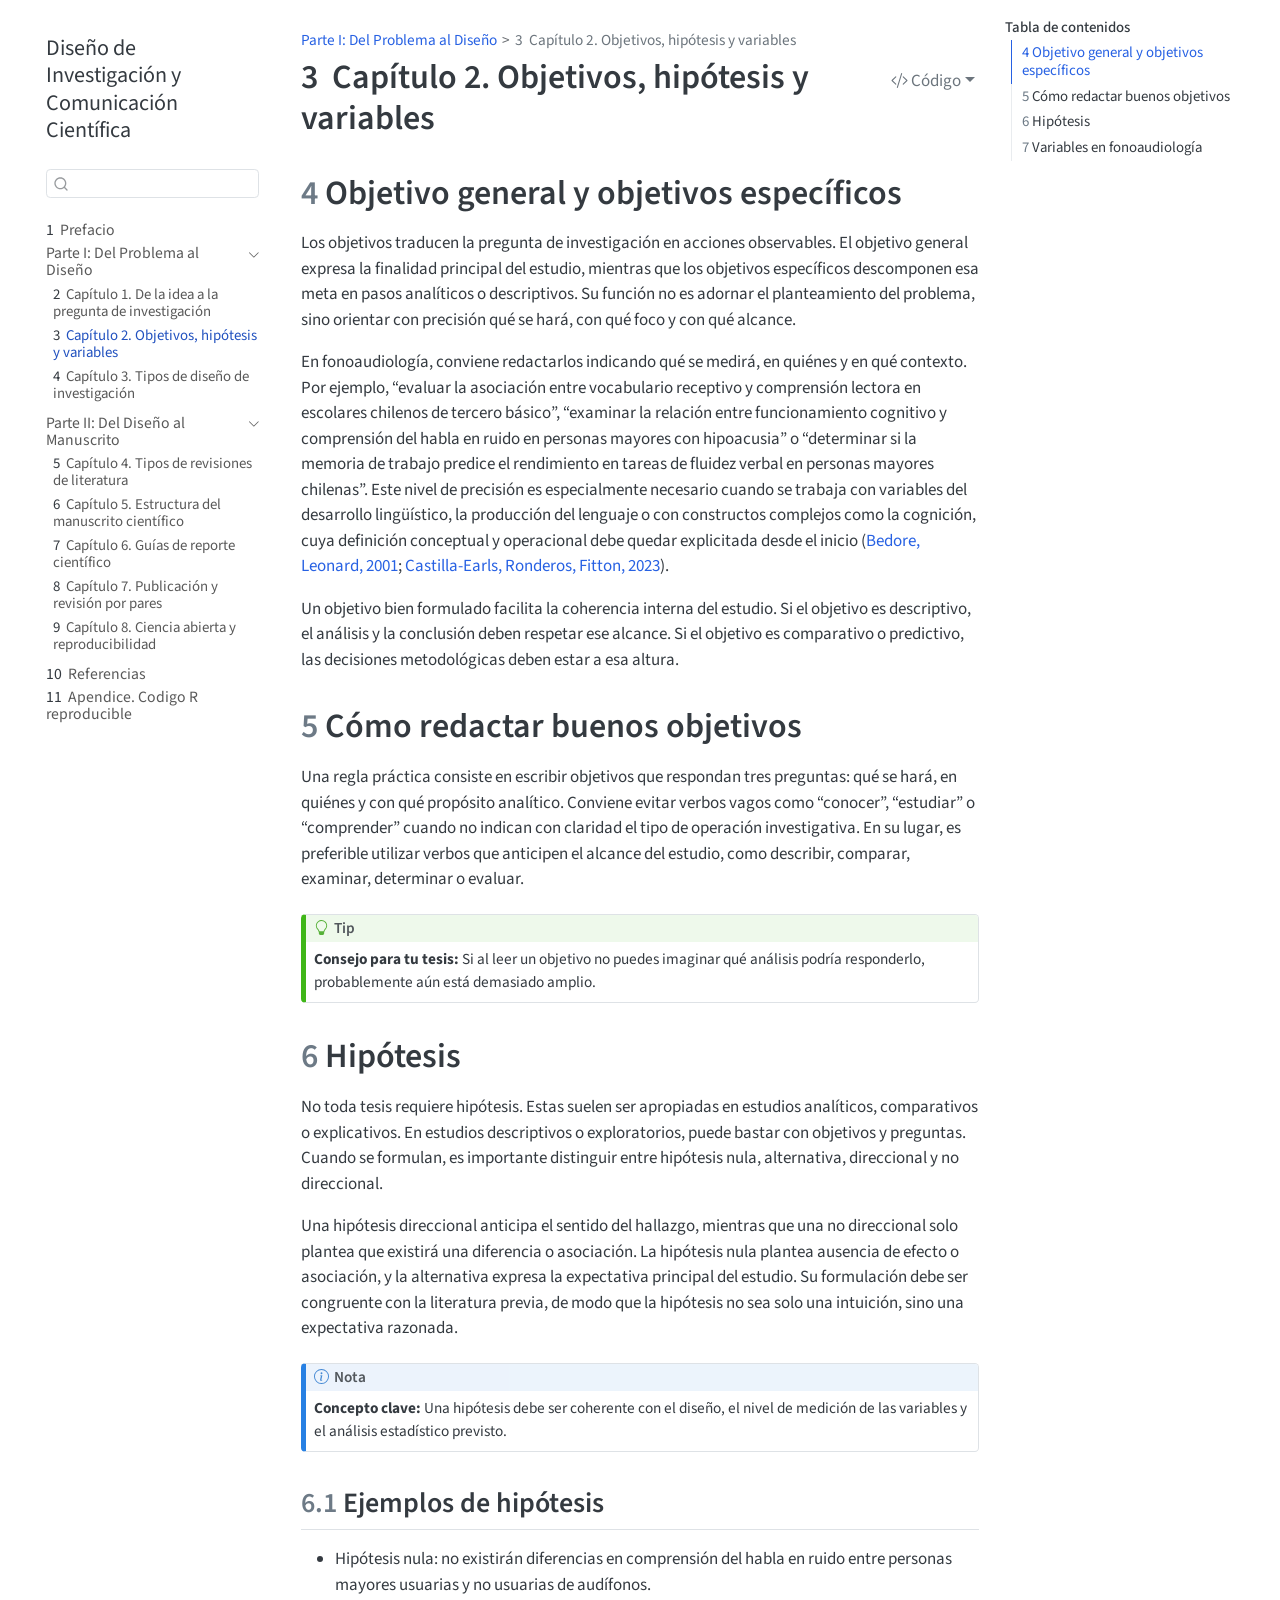
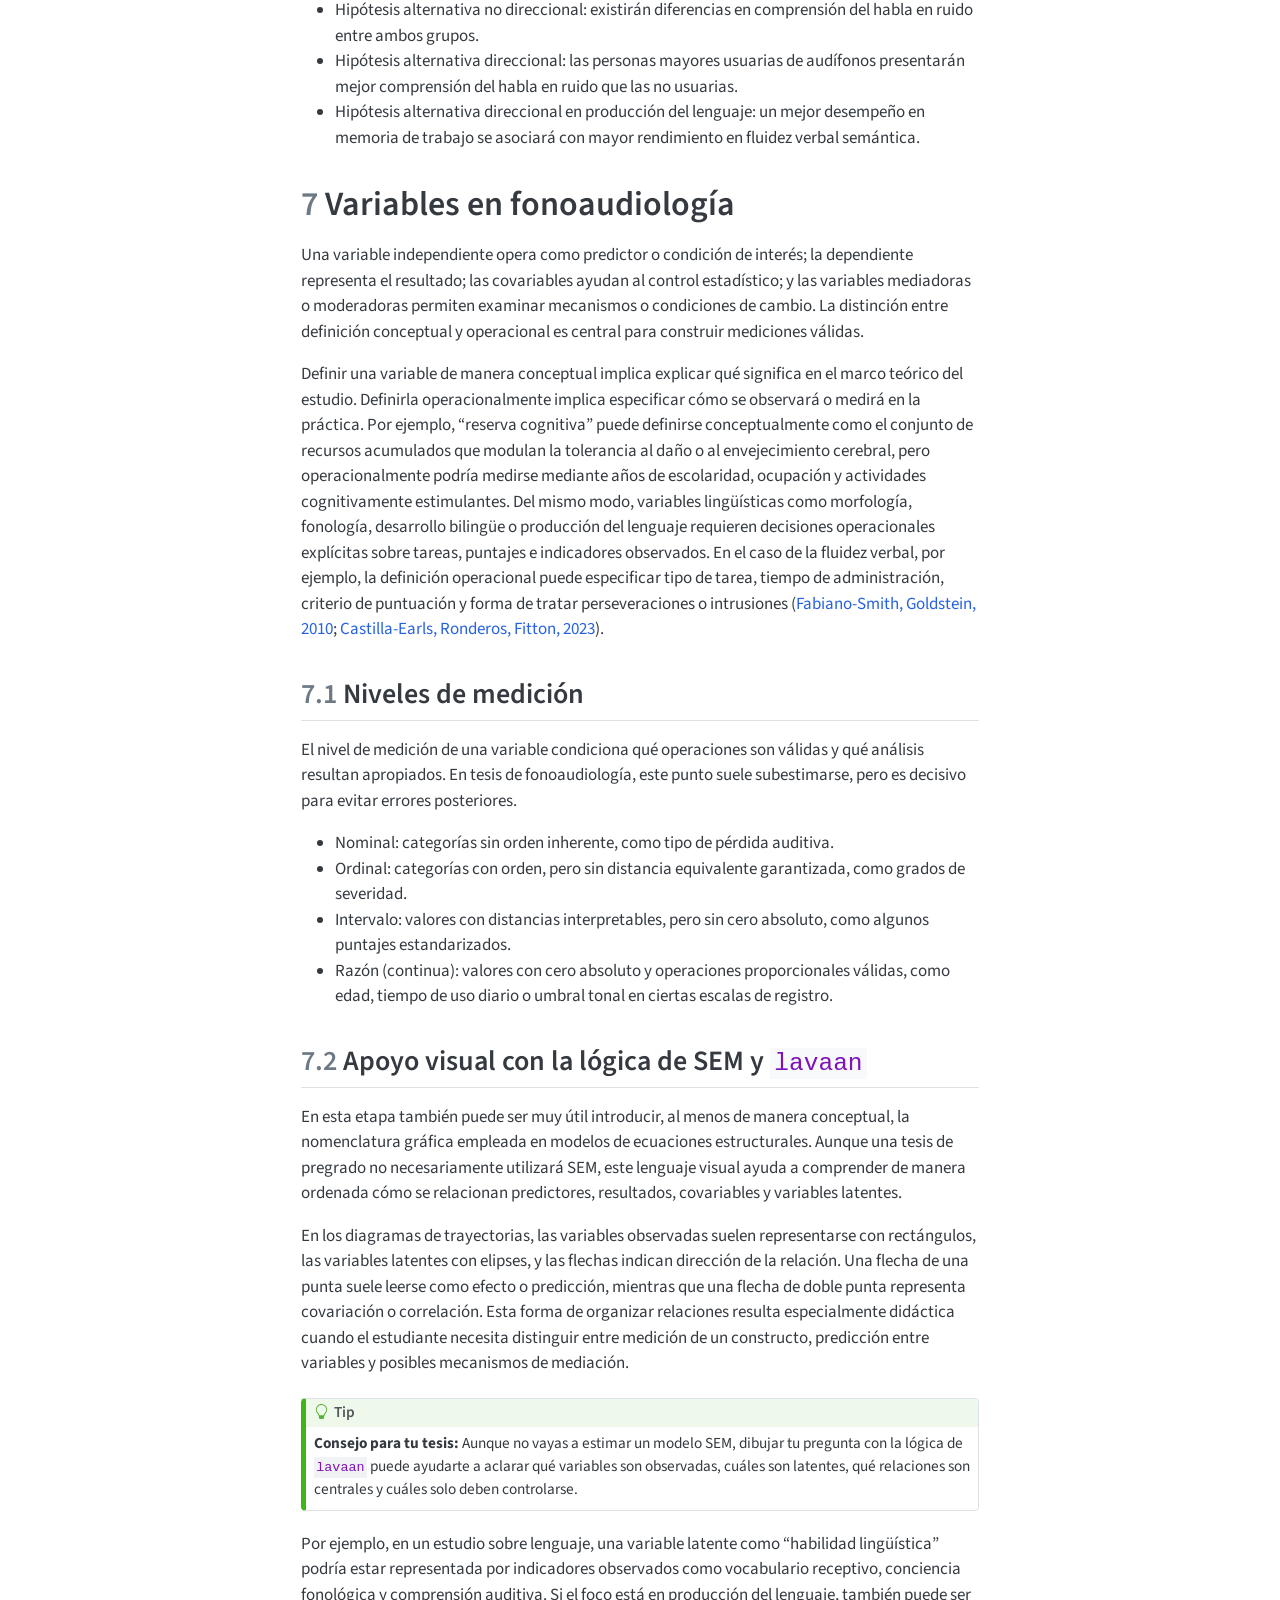
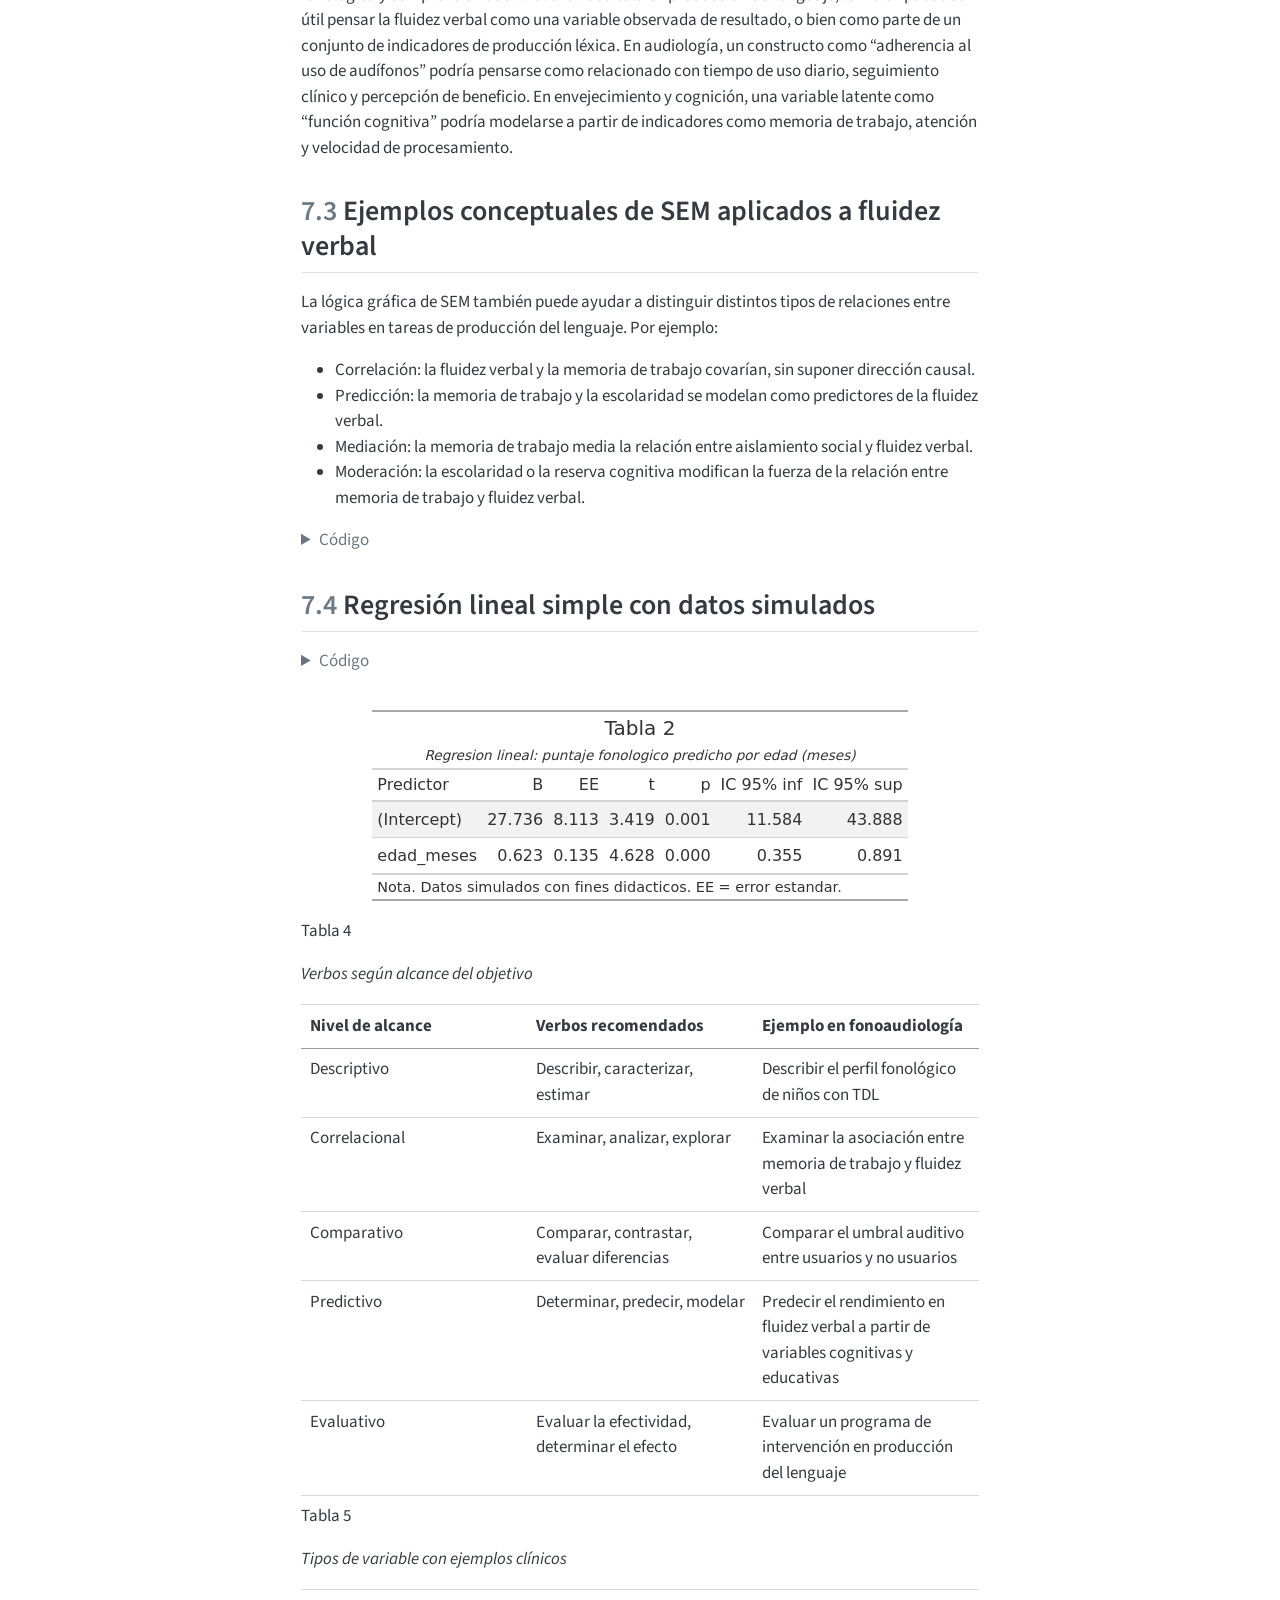
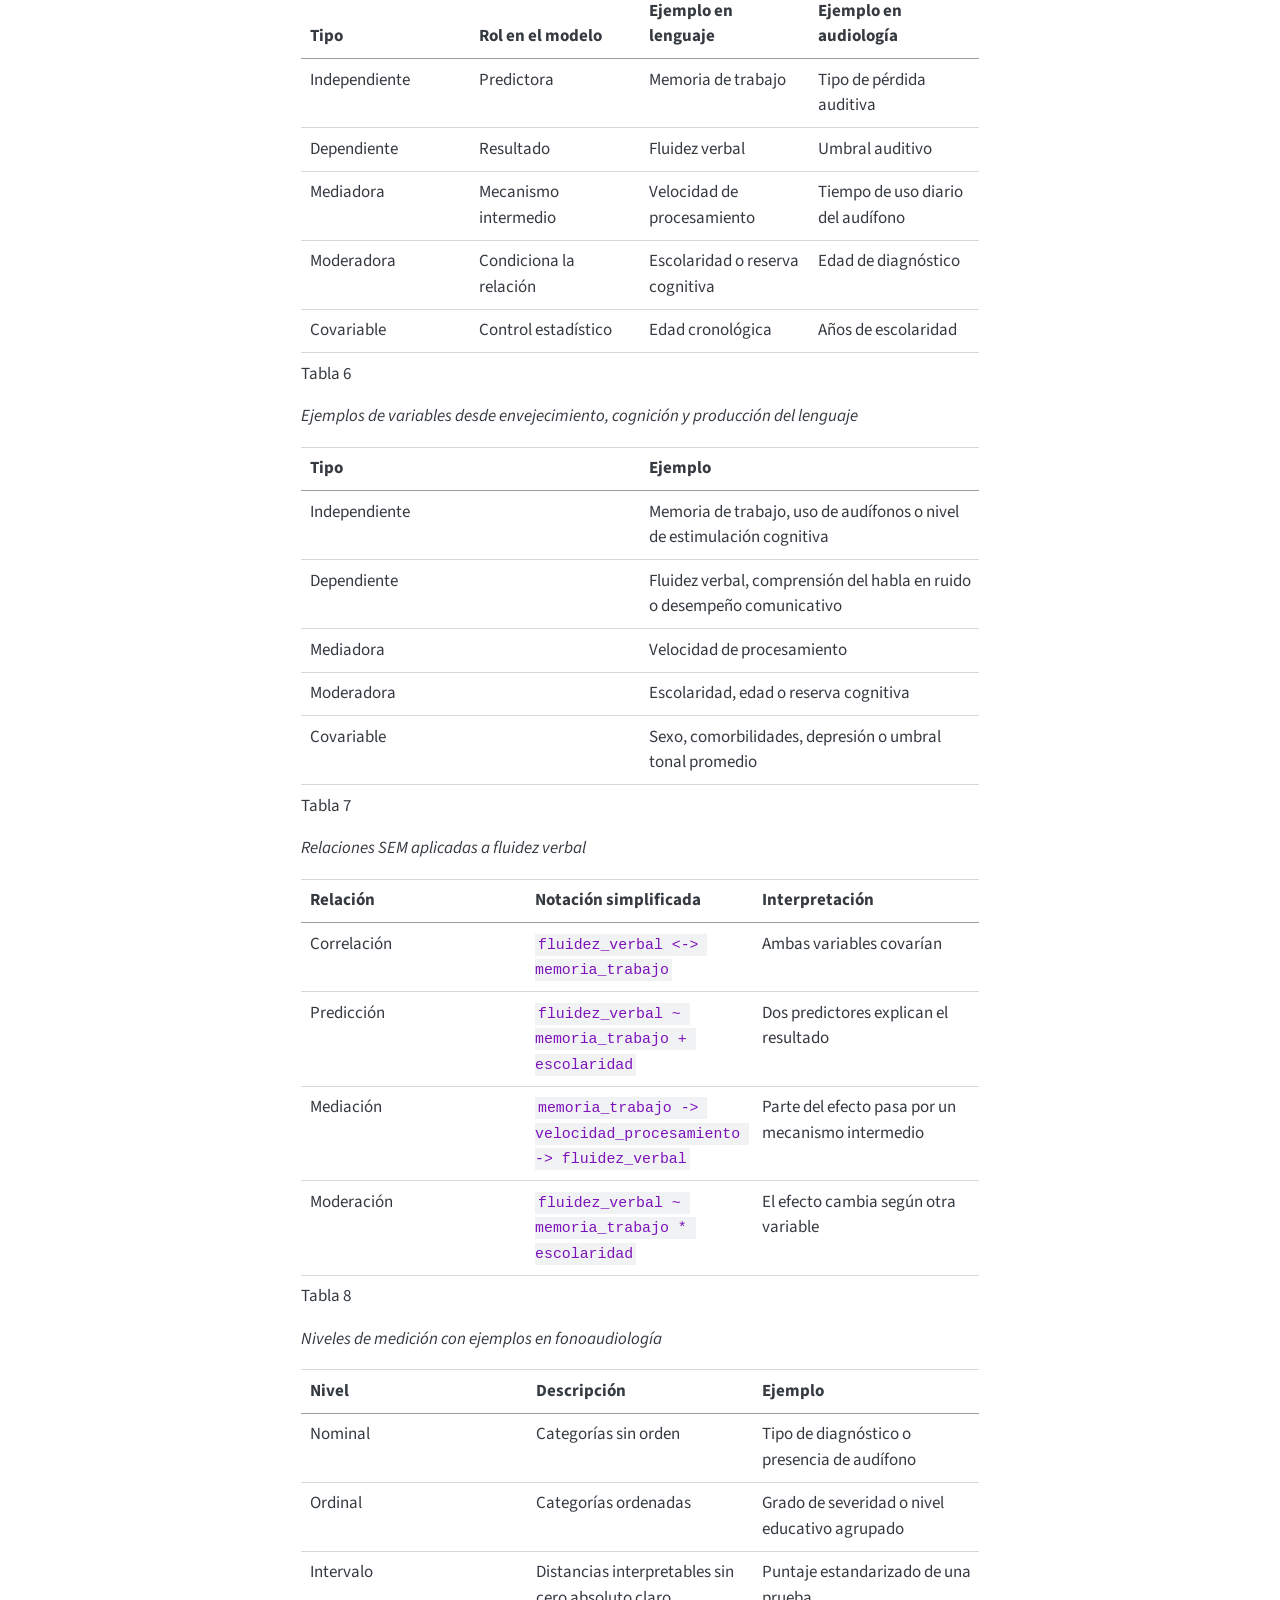
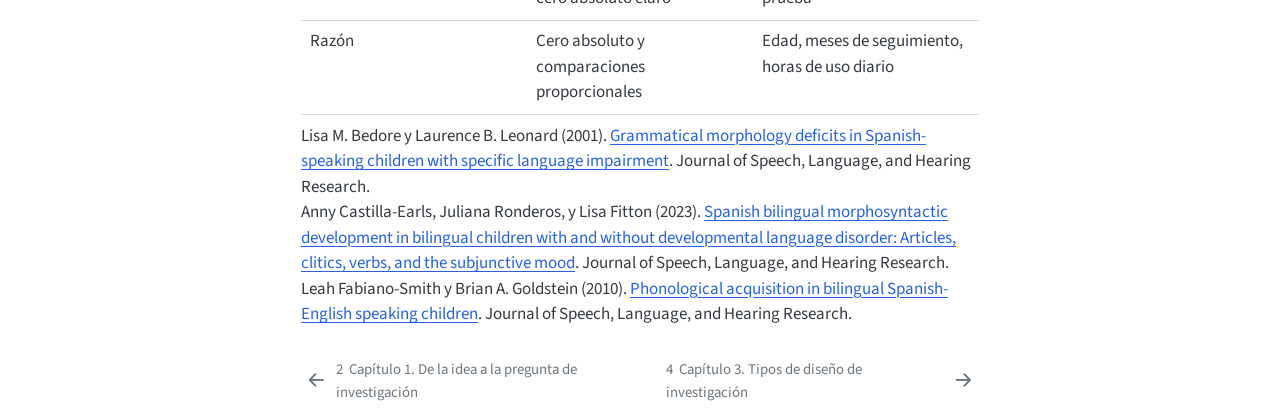
<file: 02-objetivos.html>
<!DOCTYPE html>
<html xmlns="http://www.w3.org/1999/xhtml" lang="es" xml:lang="es"><head>

<meta charset="utf-8">
<meta name="generator" content="quarto-1.8.26">

<meta name="viewport" content="width=device-width, initial-scale=1.0, user-scalable=yes">


<title>3&nbsp; Capítulo 2. Objetivos, hipótesis y variables – Diseño de Investigación y Comunicación Científica</title>
<style>
code{white-space: pre-wrap;}
span.smallcaps{font-variant: small-caps;}
div.columns{display: flex; gap: min(4vw, 1.5em);}
div.column{flex: auto; overflow-x: auto;}
div.hanging-indent{margin-left: 1.5em; text-indent: -1.5em;}
ul.task-list{list-style: none;}
ul.task-list li input[type="checkbox"] {
  width: 0.8em;
  margin: 0 0.8em 0.2em -1em; /* quarto-specific, see https://github.com/quarto-dev/quarto-cli/issues/4556 */ 
  vertical-align: middle;
}
/* CSS for syntax highlighting */
html { -webkit-text-size-adjust: 100%; }
pre > code.sourceCode { white-space: pre; position: relative; }
pre > code.sourceCode > span { display: inline-block; line-height: 1.25; }
pre > code.sourceCode > span:empty { height: 1.2em; }
.sourceCode { overflow: visible; }
code.sourceCode > span { color: inherit; text-decoration: inherit; }
div.sourceCode { margin: 1em 0; }
pre.sourceCode { margin: 0; }
@media screen {
div.sourceCode { overflow: auto; }
}
@media print {
pre > code.sourceCode { white-space: pre-wrap; }
pre > code.sourceCode > span { text-indent: -5em; padding-left: 5em; }
}
pre.numberSource code
  { counter-reset: source-line 0; }
pre.numberSource code > span
  { position: relative; left: -4em; counter-increment: source-line; }
pre.numberSource code > span > a:first-child::before
  { content: counter(source-line);
    position: relative; left: -1em; text-align: right; vertical-align: baseline;
    border: none; display: inline-block;
    -webkit-touch-callout: none; -webkit-user-select: none;
    -khtml-user-select: none; -moz-user-select: none;
    -ms-user-select: none; user-select: none;
    padding: 0 4px; width: 4em;
  }
pre.numberSource { margin-left: 3em;  padding-left: 4px; }
div.sourceCode
  {   }
@media screen {
pre > code.sourceCode > span > a:first-child::before { text-decoration: underline; }
}
/* CSS for citations */
div.csl-bib-body { }
div.csl-entry {
  clear: both;
}
.hanging-indent div.csl-entry {
  margin-left:2em;
  text-indent:-2em;
}
div.csl-left-margin {
  min-width:2em;
  float:left;
}
div.csl-right-inline {
  margin-left:2em;
  padding-left:1em;
}
div.csl-indent {
  margin-left: 2em;
}</style>


<script src="site_libs/quarto-nav/quarto-nav.js"></script>
<script src="site_libs/quarto-nav/headroom.min.js"></script>
<script src="site_libs/clipboard/clipboard.min.js"></script>
<script src="site_libs/quarto-search/autocomplete.umd.js"></script>
<script src="site_libs/quarto-search/fuse.min.js"></script>
<script src="site_libs/quarto-search/quarto-search.js"></script>
<meta name="quarto:offset" content="./">
<link href="./03-disenos.html" rel="next">
<link href="./01-pregunta.html" rel="prev">
<script src="site_libs/quarto-html/quarto.js" type="module"></script>
<script src="site_libs/quarto-html/tabsets/tabsets.js" type="module"></script>
<script src="site_libs/quarto-html/axe/axe-check.js" type="module"></script>
<script src="site_libs/quarto-html/popper.min.js"></script>
<script src="site_libs/quarto-html/tippy.umd.min.js"></script>
<script src="site_libs/quarto-html/anchor.min.js"></script>
<link href="site_libs/quarto-html/tippy.css" rel="stylesheet">
<link href="site_libs/quarto-html/quarto-syntax-highlighting-587c61ba64f3a5504c4d52d930310e48.css" rel="stylesheet" id="quarto-text-highlighting-styles">
<script src="site_libs/bootstrap/bootstrap.min.js"></script>
<link href="site_libs/bootstrap/bootstrap-icons.css" rel="stylesheet">
<link href="site_libs/bootstrap/bootstrap-27c261d06b905028a18691de25d09dde.min.css" rel="stylesheet" append-hash="true" id="quarto-bootstrap" data-mode="light">
<script id="quarto-search-options" type="application/json">{
  "location": "sidebar",
  "copy-button": false,
  "collapse-after": 3,
  "panel-placement": "start",
  "type": "textbox",
  "limit": 50,
  "keyboard-shortcut": [
    "f",
    "/",
    "s"
  ],
  "show-item-context": false,
  "language": {
    "search-no-results-text": "No se han encontrado resultados",
    "search-matching-documents-text": "documentos encontrados",
    "search-copy-link-title": "Copiar el enlace en la búsqueda",
    "search-hide-matches-text": "Ocultar resultados adicionales",
    "search-more-match-text": "resultado adicional en este documento",
    "search-more-matches-text": "resultados adicionales en este documento",
    "search-clear-button-title": "Borrar",
    "search-text-placeholder": "",
    "search-detached-cancel-button-title": "Cancelar",
    "search-submit-button-title": "Enviar",
    "search-label": "Buscar"
  }
}</script>


</head>

<body class="nav-sidebar floating quarto-light">

<div id="quarto-search-results"></div>
  <header id="quarto-header" class="headroom fixed-top">
  <nav class="quarto-secondary-nav">
    <div class="container-fluid d-flex">
      <button type="button" class="quarto-btn-toggle btn" data-bs-toggle="collapse" role="button" data-bs-target=".quarto-sidebar-collapse-item" aria-controls="quarto-sidebar" aria-expanded="false" aria-label="Alternar barra lateral" onclick="if (window.quartoToggleHeadroom) { window.quartoToggleHeadroom(); }">
        <i class="bi bi-layout-text-sidebar-reverse"></i>
      </button>
        <nav class="quarto-page-breadcrumbs" aria-label="breadcrumb"><ol class="breadcrumb"><li class="breadcrumb-item"><a href="./01-pregunta.html">Parte I: Del Problema al Diseño</a></li><li class="breadcrumb-item"><a href="./02-objetivos.html"><span class="chapter-number">3</span>&nbsp; <span class="chapter-title">Capítulo 2. Objetivos, hipótesis y variables</span></a></li></ol></nav>
        <a class="flex-grow-1" role="navigation" data-bs-toggle="collapse" data-bs-target=".quarto-sidebar-collapse-item" aria-controls="quarto-sidebar" aria-expanded="false" aria-label="Alternar barra lateral" onclick="if (window.quartoToggleHeadroom) { window.quartoToggleHeadroom(); }">      
        </a>
      <button type="button" class="btn quarto-search-button" aria-label="Buscar" onclick="window.quartoOpenSearch();">
        <i class="bi bi-search"></i>
      </button>
    </div>
  </nav>
</header>
<!-- content -->
<div id="quarto-content" class="quarto-container page-columns page-rows-contents page-layout-article">
<!-- sidebar -->
  <nav id="quarto-sidebar" class="sidebar collapse collapse-horizontal quarto-sidebar-collapse-item sidebar-navigation floating overflow-auto">
    <div class="pt-lg-2 mt-2 text-left sidebar-header">
    <div class="sidebar-title mb-0 py-0">
      <a href="./">Diseño de Investigación y Comunicación Científica</a> 
    </div>
      </div>
        <div class="mt-2 flex-shrink-0 align-items-center">
        <div class="sidebar-search">
        <div id="quarto-search" class="" title="Buscar"></div>
        </div>
        </div>
    <div class="sidebar-menu-container"> 
    <ul class="list-unstyled mt-1">
        <li class="sidebar-item">
  <div class="sidebar-item-container"> 
  <a href="./index.html" class="sidebar-item-text sidebar-link">
 <span class="menu-text"><span class="chapter-number">1</span>&nbsp; <span class="chapter-title">Prefacio</span></span></a>
  </div>
</li>
        <li class="sidebar-item sidebar-item-section">
      <div class="sidebar-item-container"> 
            <a class="sidebar-item-text sidebar-link text-start" data-bs-toggle="collapse" data-bs-target="#quarto-sidebar-section-1" role="navigation" aria-expanded="true">
 <span class="menu-text">Parte I: Del Problema al Diseño</span></a>
          <a class="sidebar-item-toggle text-start" data-bs-toggle="collapse" data-bs-target="#quarto-sidebar-section-1" role="navigation" aria-expanded="true" aria-label="Alternar sección">
            <i class="bi bi-chevron-right ms-2"></i>
          </a> 
      </div>
      <ul id="quarto-sidebar-section-1" class="collapse list-unstyled sidebar-section depth1 show">  
          <li class="sidebar-item">
  <div class="sidebar-item-container"> 
  <a href="./01-pregunta.html" class="sidebar-item-text sidebar-link">
 <span class="menu-text"><span class="chapter-number">2</span>&nbsp; <span class="chapter-title">Capítulo 1. De la idea a la pregunta de investigación</span></span></a>
  </div>
</li>
          <li class="sidebar-item">
  <div class="sidebar-item-container"> 
  <a href="./02-objetivos.html" class="sidebar-item-text sidebar-link active">
 <span class="menu-text"><span class="chapter-number">3</span>&nbsp; <span class="chapter-title">Capítulo 2. Objetivos, hipótesis y variables</span></span></a>
  </div>
</li>
          <li class="sidebar-item">
  <div class="sidebar-item-container"> 
  <a href="./03-disenos.html" class="sidebar-item-text sidebar-link">
 <span class="menu-text"><span class="chapter-number">4</span>&nbsp; <span class="chapter-title">Capítulo 3. Tipos de diseño de investigación</span></span></a>
  </div>
</li>
      </ul>
  </li>
        <li class="sidebar-item sidebar-item-section">
      <div class="sidebar-item-container"> 
            <a class="sidebar-item-text sidebar-link text-start" data-bs-toggle="collapse" data-bs-target="#quarto-sidebar-section-2" role="navigation" aria-expanded="true">
 <span class="menu-text">Parte II: Del Diseño al Manuscrito</span></a>
          <a class="sidebar-item-toggle text-start" data-bs-toggle="collapse" data-bs-target="#quarto-sidebar-section-2" role="navigation" aria-expanded="true" aria-label="Alternar sección">
            <i class="bi bi-chevron-right ms-2"></i>
          </a> 
      </div>
      <ul id="quarto-sidebar-section-2" class="collapse list-unstyled sidebar-section depth1 show">  
          <li class="sidebar-item">
  <div class="sidebar-item-container"> 
  <a href="./04-revisiones.html" class="sidebar-item-text sidebar-link">
 <span class="menu-text"><span class="chapter-number">5</span>&nbsp; <span class="chapter-title">Capítulo 4. Tipos de revisiones de literatura</span></span></a>
  </div>
</li>
          <li class="sidebar-item">
  <div class="sidebar-item-container"> 
  <a href="./04-manuscrito.html" class="sidebar-item-text sidebar-link">
 <span class="menu-text"><span class="chapter-number">6</span>&nbsp; <span class="chapter-title">Capítulo 5. Estructura del manuscrito científico</span></span></a>
  </div>
</li>
          <li class="sidebar-item">
  <div class="sidebar-item-container"> 
  <a href="./05-reporte.html" class="sidebar-item-text sidebar-link">
 <span class="menu-text"><span class="chapter-number">7</span>&nbsp; <span class="chapter-title">Capítulo 6. Guías de reporte científico</span></span></a>
  </div>
</li>
          <li class="sidebar-item">
  <div class="sidebar-item-container"> 
  <a href="./06-publicacion.html" class="sidebar-item-text sidebar-link">
 <span class="menu-text"><span class="chapter-number">8</span>&nbsp; <span class="chapter-title">Capítulo 7. Publicación y revisión por pares</span></span></a>
  </div>
</li>
          <li class="sidebar-item">
  <div class="sidebar-item-container"> 
  <a href="./07-ciencia-abierta.html" class="sidebar-item-text sidebar-link">
 <span class="menu-text"><span class="chapter-number">9</span>&nbsp; <span class="chapter-title">Capítulo 8. Ciencia abierta y reproducibilidad</span></span></a>
  </div>
</li>
      </ul>
  </li>
        <li class="sidebar-item">
  <div class="sidebar-item-container"> 
  <a href="./referencias.html" class="sidebar-item-text sidebar-link">
 <span class="menu-text"><span class="chapter-number">10</span>&nbsp; <span class="chapter-title">Referencias</span></span></a>
  </div>
</li>
        <li class="sidebar-item">
  <div class="sidebar-item-container"> 
  <a href="./apendice-r.html" class="sidebar-item-text sidebar-link">
 <span class="menu-text"><span class="chapter-number">11</span>&nbsp; <span class="chapter-title">Apendice. Codigo R reproducible</span></span></a>
  </div>
</li>
    </ul>
    </div>
</nav>
<div id="quarto-sidebar-glass" class="quarto-sidebar-collapse-item" data-bs-toggle="collapse" data-bs-target=".quarto-sidebar-collapse-item"></div>
<!-- margin-sidebar -->
    <div id="quarto-margin-sidebar" class="sidebar margin-sidebar">
        <nav id="TOC" role="doc-toc" class="toc-active">
    <h2 id="toc-title">Tabla de contenidos</h2>
   
  <ul>
  <li><a href="#objetivo-general-y-objetivos-específicos" id="toc-objetivo-general-y-objetivos-específicos" class="nav-link active" data-scroll-target="#objetivo-general-y-objetivos-específicos"><span class="header-section-number">4</span> Objetivo general y objetivos específicos</a></li>
  <li><a href="#cómo-redactar-buenos-objetivos" id="toc-cómo-redactar-buenos-objetivos" class="nav-link" data-scroll-target="#cómo-redactar-buenos-objetivos"><span class="header-section-number">5</span> Cómo redactar buenos objetivos</a></li>
  <li><a href="#hipótesis" id="toc-hipótesis" class="nav-link" data-scroll-target="#hipótesis"><span class="header-section-number">6</span> Hipótesis</a>
  <ul class="collapse">
  <li><a href="#ejemplos-de-hipótesis" id="toc-ejemplos-de-hipótesis" class="nav-link" data-scroll-target="#ejemplos-de-hipótesis"><span class="header-section-number">6.1</span> Ejemplos de hipótesis</a></li>
  </ul></li>
  <li><a href="#variables-en-fonoaudiología" id="toc-variables-en-fonoaudiología" class="nav-link" data-scroll-target="#variables-en-fonoaudiología"><span class="header-section-number">7</span> Variables en fonoaudiología</a>
  <ul class="collapse">
  <li><a href="#niveles-de-medición" id="toc-niveles-de-medición" class="nav-link" data-scroll-target="#niveles-de-medición"><span class="header-section-number">7.1</span> Niveles de medición</a></li>
  <li><a href="#apoyo-visual-con-la-lógica-de-sem-y-lavaan" id="toc-apoyo-visual-con-la-lógica-de-sem-y-lavaan" class="nav-link" data-scroll-target="#apoyo-visual-con-la-lógica-de-sem-y-lavaan"><span class="header-section-number">7.2</span> Apoyo visual con la lógica de SEM y <code>lavaan</code></a></li>
  <li><a href="#ejemplos-conceptuales-de-sem-aplicados-a-fluidez-verbal" id="toc-ejemplos-conceptuales-de-sem-aplicados-a-fluidez-verbal" class="nav-link" data-scroll-target="#ejemplos-conceptuales-de-sem-aplicados-a-fluidez-verbal"><span class="header-section-number">7.3</span> Ejemplos conceptuales de SEM aplicados a fluidez verbal</a></li>
  <li><a href="#regresión-lineal-simple-con-datos-simulados" id="toc-regresión-lineal-simple-con-datos-simulados" class="nav-link" data-scroll-target="#regresión-lineal-simple-con-datos-simulados"><span class="header-section-number">7.4</span> Regresión lineal simple con datos simulados</a></li>
  </ul></li>
  </ul>
</nav>
    </div>
<!-- main -->
<main class="content" id="quarto-document-content">

<header id="title-block-header" class="quarto-title-block default"><nav class="quarto-page-breadcrumbs quarto-title-breadcrumbs d-none d-lg-block" aria-label="breadcrumb"><ol class="breadcrumb"><li class="breadcrumb-item"><a href="./01-pregunta.html">Parte I: Del Problema al Diseño</a></li><li class="breadcrumb-item"><a href="./02-objetivos.html"><span class="chapter-number">3</span>&nbsp; <span class="chapter-title">Capítulo 2. Objetivos, hipótesis y variables</span></a></li></ol></nav>
<div class="quarto-title">
<div class="quarto-title-block"><div><h1 class="title"><span class="chapter-number">3</span>&nbsp; <span class="chapter-title">Capítulo 2. Objetivos, hipótesis y variables</span></h1><button type="button" class="btn code-tools-button dropdown-toggle" id="quarto-code-tools-menu" data-bs-toggle="dropdown" aria-expanded="false"><i class="bi"></i> Código</button><ul class="dropdown-menu dropdown-menu-end" aria-labelelledby="quarto-code-tools-menu"><li><a id="quarto-show-all-code" class="dropdown-item" href="javascript:void(0)" role="button">Mostrar todo el código</a></li><li><a id="quarto-hide-all-code" class="dropdown-item" href="javascript:void(0)" role="button">Ocultar todo el código</a></li><li><hr class="dropdown-divider"></li><li><a id="quarto-view-source" class="dropdown-item" href="javascript:void(0)" role="button">Ver el código fuente</a></li></ul></div></div>
</div>



<div class="quarto-title-meta">

    
  
    
  </div>
  


</header>


<section id="objetivo-general-y-objetivos-específicos" class="level1" data-number="4">
<h1 data-number="4"><span class="header-section-number">4</span> Objetivo general y objetivos específicos</h1>
<p>Los objetivos traducen la pregunta de investigación en acciones observables. El objetivo general expresa la finalidad principal del estudio, mientras que los objetivos específicos descomponen esa meta en pasos analíticos o descriptivos. Su función no es adornar el planteamiento del problema, sino orientar con precisión qué se hará, con qué foco y con qué alcance.</p>
<p>En fonoaudiología, conviene redactarlos indicando qué se medirá, en quiénes y en qué contexto. Por ejemplo, “evaluar la asociación entre vocabulario receptivo y comprensión lectora en escolares chilenos de tercero básico”, “examinar la relación entre funcionamiento cognitivo y comprensión del habla en ruido en personas mayores con hipoacusia” o “determinar si la memoria de trabajo predice el rendimiento en tareas de fluidez verbal en personas mayores chilenas”. Este nivel de precisión es especialmente necesario cuando se trabaja con variables del desarrollo lingüístico, la producción del lenguaje o con constructos complejos como la cognición, cuya definición conceptual y operacional debe quedar explicitada desde el inicio <span class="citation" data-cites="bedore2001grammatical castillaearls2023morphosyntax">(<a href="#ref-bedore2001grammatical" role="doc-biblioref">Bedore, Leonard, 2001</a>; <a href="#ref-castillaearls2023morphosyntax" role="doc-biblioref">Castilla-Earls, Ronderos, Fitton, 2023</a>)</span>.</p>
<p>Un objetivo bien formulado facilita la coherencia interna del estudio. Si el objetivo es descriptivo, el análisis y la conclusión deben respetar ese alcance. Si el objetivo es comparativo o predictivo, las decisiones metodológicas deben estar a esa altura.</p>
</section>
<section id="cómo-redactar-buenos-objetivos" class="level1" data-number="5">
<h1 data-number="5"><span class="header-section-number">5</span> Cómo redactar buenos objetivos</h1>
<p>Una regla práctica consiste en escribir objetivos que respondan tres preguntas: qué se hará, en quiénes y con qué propósito analítico. Conviene evitar verbos vagos como “conocer”, “estudiar” o “comprender” cuando no indican con claridad el tipo de operación investigativa. En su lugar, es preferible utilizar verbos que anticipen el alcance del estudio, como describir, comparar, examinar, determinar o evaluar.</p>
<div class="callout callout-style-default callout-tip callout-titled">
<div class="callout-header d-flex align-content-center">
<div class="callout-icon-container">
<i class="callout-icon"></i>
</div>
<div class="callout-title-container flex-fill">
Tip
</div>
</div>
<div class="callout-body-container callout-body">
<p><strong>Consejo para tu tesis:</strong> Si al leer un objetivo no puedes imaginar qué análisis podría responderlo, probablemente aún está demasiado amplio.</p>
</div>
</div>
</section>
<section id="hipótesis" class="level1" data-number="6">
<h1 data-number="6"><span class="header-section-number">6</span> Hipótesis</h1>
<p>No toda tesis requiere hipótesis. Estas suelen ser apropiadas en estudios analíticos, comparativos o explicativos. En estudios descriptivos o exploratorios, puede bastar con objetivos y preguntas. Cuando se formulan, es importante distinguir entre hipótesis nula, alternativa, direccional y no direccional.</p>
<p>Una hipótesis direccional anticipa el sentido del hallazgo, mientras que una no direccional solo plantea que existirá una diferencia o asociación. La hipótesis nula plantea ausencia de efecto o asociación, y la alternativa expresa la expectativa principal del estudio. Su formulación debe ser congruente con la literatura previa, de modo que la hipótesis no sea solo una intuición, sino una expectativa razonada.</p>
<div class="callout callout-style-default callout-note callout-titled">
<div class="callout-header d-flex align-content-center">
<div class="callout-icon-container">
<i class="callout-icon"></i>
</div>
<div class="callout-title-container flex-fill">
Nota
</div>
</div>
<div class="callout-body-container callout-body">
<p><strong>Concepto clave:</strong> Una hipótesis debe ser coherente con el diseño, el nivel de medición de las variables y el análisis estadístico previsto.</p>
</div>
</div>
<section id="ejemplos-de-hipótesis" class="level2" data-number="6.1">
<h2 data-number="6.1" class="anchored" data-anchor-id="ejemplos-de-hipótesis"><span class="header-section-number">6.1</span> Ejemplos de hipótesis</h2>
<ul>
<li>Hipótesis nula: no existirán diferencias en comprensión del habla en ruido entre personas mayores usuarias y no usuarias de audífonos.</li>
<li>Hipótesis alternativa no direccional: existirán diferencias en comprensión del habla en ruido entre ambos grupos.</li>
<li>Hipótesis alternativa direccional: las personas mayores usuarias de audífonos presentarán mejor comprensión del habla en ruido que las no usuarias.</li>
<li>Hipótesis alternativa direccional en producción del lenguaje: un mejor desempeño en memoria de trabajo se asociará con mayor rendimiento en fluidez verbal semántica.</li>
</ul>
</section>
</section>
<section id="variables-en-fonoaudiología" class="level1" data-number="7">
<h1 data-number="7"><span class="header-section-number">7</span> Variables en fonoaudiología</h1>
<p>Una variable independiente opera como predictor o condición de interés; la dependiente representa el resultado; las covariables ayudan al control estadístico; y las variables mediadoras o moderadoras permiten examinar mecanismos o condiciones de cambio. La distinción entre definición conceptual y operacional es central para construir mediciones válidas.</p>
<p>Definir una variable de manera conceptual implica explicar qué significa en el marco teórico del estudio. Definirla operacionalmente implica especificar cómo se observará o medirá en la práctica. Por ejemplo, “reserva cognitiva” puede definirse conceptualmente como el conjunto de recursos acumulados que modulan la tolerancia al daño o al envejecimiento cerebral, pero operacionalmente podría medirse mediante años de escolaridad, ocupación y actividades cognitivamente estimulantes. Del mismo modo, variables lingüísticas como morfología, fonología, desarrollo bilingüe o producción del lenguaje requieren decisiones operacionales explícitas sobre tareas, puntajes e indicadores observados. En el caso de la fluidez verbal, por ejemplo, la definición operacional puede especificar tipo de tarea, tiempo de administración, criterio de puntuación y forma de tratar perseveraciones o intrusiones <span class="citation" data-cites="fabiano2010phonological castillaearls2023morphosyntax">(<a href="#ref-fabiano2010phonological" role="doc-biblioref">Fabiano-Smith, Goldstein, 2010</a>; <a href="#ref-castillaearls2023morphosyntax" role="doc-biblioref">Castilla-Earls, Ronderos, Fitton, 2023</a>)</span>.</p>
<section id="niveles-de-medición" class="level2" data-number="7.1">
<h2 data-number="7.1" class="anchored" data-anchor-id="niveles-de-medición"><span class="header-section-number">7.1</span> Niveles de medición</h2>
<p>El nivel de medición de una variable condiciona qué operaciones son válidas y qué análisis resultan apropiados. En tesis de fonoaudiología, este punto suele subestimarse, pero es decisivo para evitar errores posteriores.</p>
<ul>
<li>Nominal: categorías sin orden inherente, como tipo de pérdida auditiva.</li>
<li>Ordinal: categorías con orden, pero sin distancia equivalente garantizada, como grados de severidad.</li>
<li>Intervalo: valores con distancias interpretables, pero sin cero absoluto, como algunos puntajes estandarizados.</li>
<li>Razón (continua): valores con cero absoluto y operaciones proporcionales válidas, como edad, tiempo de uso diario o umbral tonal en ciertas escalas de registro.</li>
</ul>
</section>
<section id="apoyo-visual-con-la-lógica-de-sem-y-lavaan" class="level2" data-number="7.2">
<h2 data-number="7.2" class="anchored" data-anchor-id="apoyo-visual-con-la-lógica-de-sem-y-lavaan"><span class="header-section-number">7.2</span> Apoyo visual con la lógica de SEM y <code>lavaan</code></h2>
<p>En esta etapa también puede ser muy útil introducir, al menos de manera conceptual, la nomenclatura gráfica empleada en modelos de ecuaciones estructurales. Aunque una tesis de pregrado no necesariamente utilizará SEM, este lenguaje visual ayuda a comprender de manera ordenada cómo se relacionan predictores, resultados, covariables y variables latentes.</p>
<p>En los diagramas de trayectorias, las variables observadas suelen representarse con rectángulos, las variables latentes con elipses, y las flechas indican dirección de la relación. Una flecha de una punta suele leerse como efecto o predicción, mientras que una flecha de doble punta representa covariación o correlación. Esta forma de organizar relaciones resulta especialmente didáctica cuando el estudiante necesita distinguir entre medición de un constructo, predicción entre variables y posibles mecanismos de mediación.</p>
<div class="callout callout-style-default callout-tip callout-titled">
<div class="callout-header d-flex align-content-center">
<div class="callout-icon-container">
<i class="callout-icon"></i>
</div>
<div class="callout-title-container flex-fill">
Tip
</div>
</div>
<div class="callout-body-container callout-body">
<p><strong>Consejo para tu tesis:</strong> Aunque no vayas a estimar un modelo SEM, dibujar tu pregunta con la lógica de <code>lavaan</code> puede ayudarte a aclarar qué variables son observadas, cuáles son latentes, qué relaciones son centrales y cuáles solo deben controlarse.</p>
</div>
</div>
<p>Por ejemplo, en un estudio sobre lenguaje, una variable latente como “habilidad lingüística” podría estar representada por indicadores observados como vocabulario receptivo, conciencia fonológica y comprensión auditiva. Si el foco está en producción del lenguaje, también puede ser útil pensar la fluidez verbal como una variable observada de resultado, o bien como parte de un conjunto de indicadores de producción léxica. En audiología, un constructo como “adherencia al uso de audífonos” podría pensarse como relacionado con tiempo de uso diario, seguimiento clínico y percepción de beneficio. En envejecimiento y cognición, una variable latente como “función cognitiva” podría modelarse a partir de indicadores como memoria de trabajo, atención y velocidad de procesamiento.</p>
</section>
<section id="ejemplos-conceptuales-de-sem-aplicados-a-fluidez-verbal" class="level2" data-number="7.3">
<h2 data-number="7.3" class="anchored" data-anchor-id="ejemplos-conceptuales-de-sem-aplicados-a-fluidez-verbal"><span class="header-section-number">7.3</span> Ejemplos conceptuales de SEM aplicados a fluidez verbal</h2>
<p>La lógica gráfica de SEM también puede ayudar a distinguir distintos tipos de relaciones entre variables en tareas de producción del lenguaje. Por ejemplo:</p>
<ul>
<li>Correlación: la fluidez verbal y la memoria de trabajo covarían, sin suponer dirección causal.</li>
<li>Predicción: la memoria de trabajo y la escolaridad se modelan como predictores de la fluidez verbal.</li>
<li>Mediación: la memoria de trabajo media la relación entre aislamiento social y fluidez verbal.</li>
<li>Moderación: la escolaridad o la reserva cognitiva modifican la fuerza de la relación entre memoria de trabajo y fluidez verbal.</li>
</ul>
<div class="cell">
<details class="code-fold">
<summary>Código</summary>
<div class="code-copy-outer-scaffold"><div class="sourceCode cell-code" id="cb1"><pre class="sourceCode r code-with-copy"><code class="sourceCode r"><span id="cb1-1"><a href="#cb1-1" aria-hidden="true" tabindex="-1"></a><span class="co"># Ejemplos simples de sintaxis lavaan</span></span>
<span id="cb1-2"><a href="#cb1-2" aria-hidden="true" tabindex="-1"></a><span class="fu">library</span>(lavaan)</span>
<span id="cb1-3"><a href="#cb1-3" aria-hidden="true" tabindex="-1"></a></span>
<span id="cb1-4"><a href="#cb1-4" aria-hidden="true" tabindex="-1"></a>modelo_correlacion <span class="ot">&lt;-</span> <span class="st">'</span></span>
<span id="cb1-5"><a href="#cb1-5" aria-hidden="true" tabindex="-1"></a><span class="st">  fluidez_verbal ~~ memoria_trabajo</span></span>
<span id="cb1-6"><a href="#cb1-6" aria-hidden="true" tabindex="-1"></a><span class="st">'</span></span>
<span id="cb1-7"><a href="#cb1-7" aria-hidden="true" tabindex="-1"></a></span>
<span id="cb1-8"><a href="#cb1-8" aria-hidden="true" tabindex="-1"></a>modelo_prediccion <span class="ot">&lt;-</span> <span class="st">'</span></span>
<span id="cb1-9"><a href="#cb1-9" aria-hidden="true" tabindex="-1"></a><span class="st">  fluidez_verbal ~ memoria_trabajo + escolaridad</span></span>
<span id="cb1-10"><a href="#cb1-10" aria-hidden="true" tabindex="-1"></a><span class="st">'</span></span>
<span id="cb1-11"><a href="#cb1-11" aria-hidden="true" tabindex="-1"></a></span>
<span id="cb1-12"><a href="#cb1-12" aria-hidden="true" tabindex="-1"></a>modelo_mediacion <span class="ot">&lt;-</span> <span class="st">'</span></span>
<span id="cb1-13"><a href="#cb1-13" aria-hidden="true" tabindex="-1"></a><span class="st">  velocidad_procesamiento ~ memoria_trabajo</span></span>
<span id="cb1-14"><a href="#cb1-14" aria-hidden="true" tabindex="-1"></a><span class="st">  fluidez_verbal ~ velocidad_procesamiento + memoria_trabajo</span></span>
<span id="cb1-15"><a href="#cb1-15" aria-hidden="true" tabindex="-1"></a><span class="st">'</span></span>
<span id="cb1-16"><a href="#cb1-16" aria-hidden="true" tabindex="-1"></a></span>
<span id="cb1-17"><a href="#cb1-17" aria-hidden="true" tabindex="-1"></a>modelo_moderacion <span class="ot">&lt;-</span> <span class="st">'</span></span>
<span id="cb1-18"><a href="#cb1-18" aria-hidden="true" tabindex="-1"></a><span class="st">  fluidez_verbal ~ memoria_trabajo * escolaridad</span></span>
<span id="cb1-19"><a href="#cb1-19" aria-hidden="true" tabindex="-1"></a><span class="st">'</span></span>
<span id="cb1-20"><a href="#cb1-20" aria-hidden="true" tabindex="-1"></a></span>
<span id="cb1-21"><a href="#cb1-21" aria-hidden="true" tabindex="-1"></a>modelo_latente <span class="ot">&lt;-</span> <span class="st">'</span></span>
<span id="cb1-22"><a href="#cb1-22" aria-hidden="true" tabindex="-1"></a><span class="st">  habilidad_linguistica =~ vocabulario + conciencia_fonologica + comprension_auditiva</span></span>
<span id="cb1-23"><a href="#cb1-23" aria-hidden="true" tabindex="-1"></a><span class="st">  comprension_lectora ~ habilidad_linguistica + edad_meses</span></span>
<span id="cb1-24"><a href="#cb1-24" aria-hidden="true" tabindex="-1"></a><span class="st">'</span></span></code></pre></div><button title="Copiar al portapapeles" class="code-copy-button"><i class="bi"></i></button></div>
</details>
</div>
</section>
<section id="regresión-lineal-simple-con-datos-simulados" class="level2" data-number="7.4">
<h2 data-number="7.4" class="anchored" data-anchor-id="regresión-lineal-simple-con-datos-simulados"><span class="header-section-number">7.4</span> Regresión lineal simple con datos simulados</h2>
<div class="cell">
<details class="code-fold">
<summary>Código</summary>
<div class="code-copy-outer-scaffold"><div class="sourceCode cell-code" id="cb2"><pre class="sourceCode r code-with-copy"><code class="sourceCode r"><span id="cb2-1"><a href="#cb2-1" aria-hidden="true" tabindex="-1"></a><span class="co"># Regresion lineal simple con datos simulados</span></span>
<span id="cb2-2"><a href="#cb2-2" aria-hidden="true" tabindex="-1"></a><span class="fu">library</span>(tidyverse)</span>
<span id="cb2-3"><a href="#cb2-3" aria-hidden="true" tabindex="-1"></a><span class="fu">library</span>(broom)</span>
<span id="cb2-4"><a href="#cb2-4" aria-hidden="true" tabindex="-1"></a><span class="fu">library</span>(gt)</span>
<span id="cb2-5"><a href="#cb2-5" aria-hidden="true" tabindex="-1"></a></span>
<span id="cb2-6"><a href="#cb2-6" aria-hidden="true" tabindex="-1"></a><span class="fu">set.seed</span>(<span class="dv">2024</span>)</span>
<span id="cb2-7"><a href="#cb2-7" aria-hidden="true" tabindex="-1"></a>datos_fonologia <span class="ot">&lt;-</span> <span class="fu">tibble</span>(</span>
<span id="cb2-8"><a href="#cb2-8" aria-hidden="true" tabindex="-1"></a>  <span class="at">edad_meses =</span> <span class="fu">round</span>(<span class="fu">runif</span>(<span class="dv">80</span>, <span class="dv">48</span>, <span class="dv">72</span>)),</span>
<span id="cb2-9"><a href="#cb2-9" aria-hidden="true" tabindex="-1"></a>  <span class="at">puntaje_fonologico =</span> <span class="dv">20</span> <span class="sc">+</span> <span class="fl">0.75</span> <span class="sc">*</span> edad_meses <span class="sc">+</span> <span class="fu">rnorm</span>(<span class="dv">80</span>, <span class="dv">0</span>, <span class="dv">8</span>)</span>
<span id="cb2-10"><a href="#cb2-10" aria-hidden="true" tabindex="-1"></a>)</span>
<span id="cb2-11"><a href="#cb2-11" aria-hidden="true" tabindex="-1"></a></span>
<span id="cb2-12"><a href="#cb2-12" aria-hidden="true" tabindex="-1"></a>modelo_edad <span class="ot">&lt;-</span> <span class="fu">lm</span>(puntaje_fonologico <span class="sc">~</span> edad_meses, <span class="at">data =</span> datos_fonologia)</span>
<span id="cb2-13"><a href="#cb2-13" aria-hidden="true" tabindex="-1"></a></span>
<span id="cb2-14"><a href="#cb2-14" aria-hidden="true" tabindex="-1"></a><span class="fu">tidy</span>(modelo_edad, <span class="at">conf.int =</span> <span class="cn">TRUE</span>) <span class="sc">|&gt;</span></span>
<span id="cb2-15"><a href="#cb2-15" aria-hidden="true" tabindex="-1"></a>  <span class="fu">mutate</span>(<span class="fu">across</span>(<span class="fu">where</span>(is.numeric), \(x) <span class="fu">round</span>(x, <span class="dv">3</span>))) <span class="sc">|&gt;</span></span>
<span id="cb2-16"><a href="#cb2-16" aria-hidden="true" tabindex="-1"></a>  <span class="fu">gt</span>() <span class="sc">|&gt;</span></span>
<span id="cb2-17"><a href="#cb2-17" aria-hidden="true" tabindex="-1"></a>  <span class="fu">tab_header</span>(</span>
<span id="cb2-18"><a href="#cb2-18" aria-hidden="true" tabindex="-1"></a>    <span class="at">title =</span> <span class="st">"Tabla 2"</span>,</span>
<span id="cb2-19"><a href="#cb2-19" aria-hidden="true" tabindex="-1"></a>    <span class="at">subtitle =</span> <span class="fu">md</span>(<span class="st">"*Regresion lineal: puntaje fonologico predicho por edad (meses)*"</span>)</span>
<span id="cb2-20"><a href="#cb2-20" aria-hidden="true" tabindex="-1"></a>  ) <span class="sc">|&gt;</span></span>
<span id="cb2-21"><a href="#cb2-21" aria-hidden="true" tabindex="-1"></a>  <span class="fu">cols_label</span>(</span>
<span id="cb2-22"><a href="#cb2-22" aria-hidden="true" tabindex="-1"></a>    <span class="at">term =</span> <span class="st">"Predictor"</span>,</span>
<span id="cb2-23"><a href="#cb2-23" aria-hidden="true" tabindex="-1"></a>    <span class="at">estimate =</span> <span class="st">"B"</span>,</span>
<span id="cb2-24"><a href="#cb2-24" aria-hidden="true" tabindex="-1"></a>    <span class="at">std.error =</span> <span class="st">"EE"</span>,</span>
<span id="cb2-25"><a href="#cb2-25" aria-hidden="true" tabindex="-1"></a>    <span class="at">statistic =</span> <span class="st">"t"</span>,</span>
<span id="cb2-26"><a href="#cb2-26" aria-hidden="true" tabindex="-1"></a>    <span class="at">p.value =</span> <span class="st">"p"</span>,</span>
<span id="cb2-27"><a href="#cb2-27" aria-hidden="true" tabindex="-1"></a>    <span class="at">conf.low =</span> <span class="st">"IC 95% inf"</span>,</span>
<span id="cb2-28"><a href="#cb2-28" aria-hidden="true" tabindex="-1"></a>    <span class="at">conf.high =</span> <span class="st">"IC 95% sup"</span></span>
<span id="cb2-29"><a href="#cb2-29" aria-hidden="true" tabindex="-1"></a>  ) <span class="sc">|&gt;</span></span>
<span id="cb2-30"><a href="#cb2-30" aria-hidden="true" tabindex="-1"></a>  <span class="fu">tab_source_note</span>(<span class="st">"Nota. Datos simulados con fines didacticos. EE = error estandar."</span>)</span></code></pre></div><button title="Copiar al portapapeles" class="code-copy-button"><i class="bi"></i></button></div>
</details>
<div class="cell-output-display">
<div id="zijgyailrs" style="padding-left:0px;padding-right:0px;padding-top:10px;padding-bottom:10px;overflow-x:auto;overflow-y:auto;width:auto;height:auto;">
<style>#zijgyailrs table {
  font-family: system-ui, 'Segoe UI', Roboto, Helvetica, Arial, sans-serif, 'Apple Color Emoji', 'Segoe UI Emoji', 'Segoe UI Symbol', 'Noto Color Emoji';
  -webkit-font-smoothing: antialiased;
  -moz-osx-font-smoothing: grayscale;
}

#zijgyailrs thead, #zijgyailrs tbody, #zijgyailrs tfoot, #zijgyailrs tr, #zijgyailrs td, #zijgyailrs th {
  border-style: none;
}

#zijgyailrs p {
  margin: 0;
  padding: 0;
}

#zijgyailrs .gt_table {
  display: table;
  border-collapse: collapse;
  line-height: normal;
  margin-left: auto;
  margin-right: auto;
  color: #333333;
  font-size: 16px;
  font-weight: normal;
  font-style: normal;
  background-color: #FFFFFF;
  width: auto;
  border-top-style: solid;
  border-top-width: 2px;
  border-top-color: #A8A8A8;
  border-right-style: none;
  border-right-width: 2px;
  border-right-color: #D3D3D3;
  border-bottom-style: solid;
  border-bottom-width: 2px;
  border-bottom-color: #A8A8A8;
  border-left-style: none;
  border-left-width: 2px;
  border-left-color: #D3D3D3;
}

#zijgyailrs .gt_caption {
  padding-top: 4px;
  padding-bottom: 4px;
}

#zijgyailrs .gt_title {
  color: #333333;
  font-size: 125%;
  font-weight: initial;
  padding-top: 4px;
  padding-bottom: 4px;
  padding-left: 5px;
  padding-right: 5px;
  border-bottom-color: #FFFFFF;
  border-bottom-width: 0;
}

#zijgyailrs .gt_subtitle {
  color: #333333;
  font-size: 85%;
  font-weight: initial;
  padding-top: 3px;
  padding-bottom: 5px;
  padding-left: 5px;
  padding-right: 5px;
  border-top-color: #FFFFFF;
  border-top-width: 0;
}

#zijgyailrs .gt_heading {
  background-color: #FFFFFF;
  text-align: center;
  border-bottom-color: #FFFFFF;
  border-left-style: none;
  border-left-width: 1px;
  border-left-color: #D3D3D3;
  border-right-style: none;
  border-right-width: 1px;
  border-right-color: #D3D3D3;
}

#zijgyailrs .gt_bottom_border {
  border-bottom-style: solid;
  border-bottom-width: 2px;
  border-bottom-color: #D3D3D3;
}

#zijgyailrs .gt_col_headings {
  border-top-style: solid;
  border-top-width: 2px;
  border-top-color: #D3D3D3;
  border-bottom-style: solid;
  border-bottom-width: 2px;
  border-bottom-color: #D3D3D3;
  border-left-style: none;
  border-left-width: 1px;
  border-left-color: #D3D3D3;
  border-right-style: none;
  border-right-width: 1px;
  border-right-color: #D3D3D3;
}

#zijgyailrs .gt_col_heading {
  color: #333333;
  background-color: #FFFFFF;
  font-size: 100%;
  font-weight: normal;
  text-transform: inherit;
  border-left-style: none;
  border-left-width: 1px;
  border-left-color: #D3D3D3;
  border-right-style: none;
  border-right-width: 1px;
  border-right-color: #D3D3D3;
  vertical-align: bottom;
  padding-top: 5px;
  padding-bottom: 6px;
  padding-left: 5px;
  padding-right: 5px;
  overflow-x: hidden;
}

#zijgyailrs .gt_column_spanner_outer {
  color: #333333;
  background-color: #FFFFFF;
  font-size: 100%;
  font-weight: normal;
  text-transform: inherit;
  padding-top: 0;
  padding-bottom: 0;
  padding-left: 4px;
  padding-right: 4px;
}

#zijgyailrs .gt_column_spanner_outer:first-child {
  padding-left: 0;
}

#zijgyailrs .gt_column_spanner_outer:last-child {
  padding-right: 0;
}

#zijgyailrs .gt_column_spanner {
  border-bottom-style: solid;
  border-bottom-width: 2px;
  border-bottom-color: #D3D3D3;
  vertical-align: bottom;
  padding-top: 5px;
  padding-bottom: 5px;
  overflow-x: hidden;
  display: inline-block;
  width: 100%;
}

#zijgyailrs .gt_spanner_row {
  border-bottom-style: hidden;
}

#zijgyailrs .gt_group_heading {
  padding-top: 8px;
  padding-bottom: 8px;
  padding-left: 5px;
  padding-right: 5px;
  color: #333333;
  background-color: #FFFFFF;
  font-size: 100%;
  font-weight: initial;
  text-transform: inherit;
  border-top-style: solid;
  border-top-width: 2px;
  border-top-color: #D3D3D3;
  border-bottom-style: solid;
  border-bottom-width: 2px;
  border-bottom-color: #D3D3D3;
  border-left-style: none;
  border-left-width: 1px;
  border-left-color: #D3D3D3;
  border-right-style: none;
  border-right-width: 1px;
  border-right-color: #D3D3D3;
  vertical-align: middle;
  text-align: left;
}

#zijgyailrs .gt_empty_group_heading {
  padding: 0.5px;
  color: #333333;
  background-color: #FFFFFF;
  font-size: 100%;
  font-weight: initial;
  border-top-style: solid;
  border-top-width: 2px;
  border-top-color: #D3D3D3;
  border-bottom-style: solid;
  border-bottom-width: 2px;
  border-bottom-color: #D3D3D3;
  vertical-align: middle;
}

#zijgyailrs .gt_from_md > :first-child {
  margin-top: 0;
}

#zijgyailrs .gt_from_md > :last-child {
  margin-bottom: 0;
}

#zijgyailrs .gt_row {
  padding-top: 8px;
  padding-bottom: 8px;
  padding-left: 5px;
  padding-right: 5px;
  margin: 10px;
  border-top-style: solid;
  border-top-width: 1px;
  border-top-color: #D3D3D3;
  border-left-style: none;
  border-left-width: 1px;
  border-left-color: #D3D3D3;
  border-right-style: none;
  border-right-width: 1px;
  border-right-color: #D3D3D3;
  vertical-align: middle;
  overflow-x: hidden;
}

#zijgyailrs .gt_stub {
  color: #333333;
  background-color: #FFFFFF;
  font-size: 100%;
  font-weight: initial;
  text-transform: inherit;
  border-right-style: solid;
  border-right-width: 2px;
  border-right-color: #D3D3D3;
  padding-left: 5px;
  padding-right: 5px;
}

#zijgyailrs .gt_stub_row_group {
  color: #333333;
  background-color: #FFFFFF;
  font-size: 100%;
  font-weight: initial;
  text-transform: inherit;
  border-right-style: solid;
  border-right-width: 2px;
  border-right-color: #D3D3D3;
  padding-left: 5px;
  padding-right: 5px;
  vertical-align: top;
}

#zijgyailrs .gt_row_group_first td {
  border-top-width: 2px;
}

#zijgyailrs .gt_row_group_first th {
  border-top-width: 2px;
}

#zijgyailrs .gt_summary_row {
  color: #333333;
  background-color: #FFFFFF;
  text-transform: inherit;
  padding-top: 8px;
  padding-bottom: 8px;
  padding-left: 5px;
  padding-right: 5px;
}

#zijgyailrs .gt_first_summary_row {
  border-top-style: solid;
  border-top-color: #D3D3D3;
}

#zijgyailrs .gt_first_summary_row.thick {
  border-top-width: 2px;
}

#zijgyailrs .gt_last_summary_row {
  padding-top: 8px;
  padding-bottom: 8px;
  padding-left: 5px;
  padding-right: 5px;
  border-bottom-style: solid;
  border-bottom-width: 2px;
  border-bottom-color: #D3D3D3;
}

#zijgyailrs .gt_grand_summary_row {
  color: #333333;
  background-color: #FFFFFF;
  text-transform: inherit;
  padding-top: 8px;
  padding-bottom: 8px;
  padding-left: 5px;
  padding-right: 5px;
}

#zijgyailrs .gt_first_grand_summary_row {
  padding-top: 8px;
  padding-bottom: 8px;
  padding-left: 5px;
  padding-right: 5px;
  border-top-style: double;
  border-top-width: 6px;
  border-top-color: #D3D3D3;
}

#zijgyailrs .gt_last_grand_summary_row_top {
  padding-top: 8px;
  padding-bottom: 8px;
  padding-left: 5px;
  padding-right: 5px;
  border-bottom-style: double;
  border-bottom-width: 6px;
  border-bottom-color: #D3D3D3;
}

#zijgyailrs .gt_striped {
  background-color: rgba(128, 128, 128, 0.05);
}

#zijgyailrs .gt_table_body {
  border-top-style: solid;
  border-top-width: 2px;
  border-top-color: #D3D3D3;
  border-bottom-style: solid;
  border-bottom-width: 2px;
  border-bottom-color: #D3D3D3;
}

#zijgyailrs .gt_footnotes {
  color: #333333;
  background-color: #FFFFFF;
  border-bottom-style: none;
  border-bottom-width: 2px;
  border-bottom-color: #D3D3D3;
  border-left-style: none;
  border-left-width: 2px;
  border-left-color: #D3D3D3;
  border-right-style: none;
  border-right-width: 2px;
  border-right-color: #D3D3D3;
}

#zijgyailrs .gt_footnote {
  margin: 0px;
  font-size: 90%;
  padding-top: 4px;
  padding-bottom: 4px;
  padding-left: 5px;
  padding-right: 5px;
}

#zijgyailrs .gt_sourcenotes {
  color: #333333;
  background-color: #FFFFFF;
  border-bottom-style: none;
  border-bottom-width: 2px;
  border-bottom-color: #D3D3D3;
  border-left-style: none;
  border-left-width: 2px;
  border-left-color: #D3D3D3;
  border-right-style: none;
  border-right-width: 2px;
  border-right-color: #D3D3D3;
}

#zijgyailrs .gt_sourcenote {
  font-size: 90%;
  padding-top: 4px;
  padding-bottom: 4px;
  padding-left: 5px;
  padding-right: 5px;
}

#zijgyailrs .gt_left {
  text-align: left;
}

#zijgyailrs .gt_center {
  text-align: center;
}

#zijgyailrs .gt_right {
  text-align: right;
  font-variant-numeric: tabular-nums;
}

#zijgyailrs .gt_font_normal {
  font-weight: normal;
}

#zijgyailrs .gt_font_bold {
  font-weight: bold;
}

#zijgyailrs .gt_font_italic {
  font-style: italic;
}

#zijgyailrs .gt_super {
  font-size: 65%;
}

#zijgyailrs .gt_footnote_marks {
  font-size: 75%;
  vertical-align: 0.4em;
  position: initial;
}

#zijgyailrs .gt_asterisk {
  font-size: 100%;
  vertical-align: 0;
}

#zijgyailrs .gt_indent_1 {
  text-indent: 5px;
}

#zijgyailrs .gt_indent_2 {
  text-indent: 10px;
}

#zijgyailrs .gt_indent_3 {
  text-indent: 15px;
}

#zijgyailrs .gt_indent_4 {
  text-indent: 20px;
}

#zijgyailrs .gt_indent_5 {
  text-indent: 25px;
}

#zijgyailrs .katex-display {
  display: inline-flex !important;
  margin-bottom: 0.75em !important;
}

#zijgyailrs div.Reactable > div.rt-table > div.rt-thead > div.rt-tr.rt-tr-group-header > div.rt-th-group:after {
  height: 0px !important;
}
</style>

<table class="gt_table caption-top table table-sm table-striped small" data-quarto-bootstrap="false">
<thead>
<tr class="gt_heading header">
<td colspan="7" class="gt_heading gt_title gt_font_normal">Tabla 2</td>
</tr>
<tr class="gt_heading even">
<td colspan="7" class="gt_heading gt_subtitle gt_font_normal gt_bottom_border"><em>Regresion lineal: puntaje fonologico predicho por edad (meses)</em></td>
</tr>
<tr class="gt_col_headings header">
<th id="term" class="gt_col_heading gt_columns_bottom_border gt_left" data-quarto-table-cell-role="th" scope="col">Predictor</th>
<th id="estimate" class="gt_col_heading gt_columns_bottom_border gt_right" data-quarto-table-cell-role="th" scope="col">B</th>
<th id="std.error" class="gt_col_heading gt_columns_bottom_border gt_right" data-quarto-table-cell-role="th" scope="col">EE</th>
<th id="statistic" class="gt_col_heading gt_columns_bottom_border gt_right" data-quarto-table-cell-role="th" scope="col">t</th>
<th id="p.value" class="gt_col_heading gt_columns_bottom_border gt_right" data-quarto-table-cell-role="th" scope="col">p</th>
<th id="conf.low" class="gt_col_heading gt_columns_bottom_border gt_right" data-quarto-table-cell-role="th" scope="col">IC 95% inf</th>
<th id="conf.high" class="gt_col_heading gt_columns_bottom_border gt_right" data-quarto-table-cell-role="th" scope="col">IC 95% sup</th>
</tr>
</thead>
<tbody class="gt_table_body">
<tr class="odd">
<td class="gt_row gt_left" headers="term">(Intercept)</td>
<td class="gt_row gt_right" headers="estimate">27.736</td>
<td class="gt_row gt_right" headers="std.error">8.113</td>
<td class="gt_row gt_right" headers="statistic">3.419</td>
<td class="gt_row gt_right" headers="p.value">0.001</td>
<td class="gt_row gt_right" headers="conf.low">11.584</td>
<td class="gt_row gt_right" headers="conf.high">43.888</td>
</tr>
<tr class="even">
<td class="gt_row gt_left" headers="term">edad_meses</td>
<td class="gt_row gt_right" headers="estimate">0.623</td>
<td class="gt_row gt_right" headers="std.error">0.135</td>
<td class="gt_row gt_right" headers="statistic">4.628</td>
<td class="gt_row gt_right" headers="p.value">0.000</td>
<td class="gt_row gt_right" headers="conf.low">0.355</td>
<td class="gt_row gt_right" headers="conf.high">0.891</td>
</tr>
</tbody><tfoot>
<tr class="gt_sourcenotes odd">
<td colspan="7" class="gt_sourcenote">Nota. Datos simulados con fines didacticos. EE = error estandar.</td>
</tr>
</tfoot>

</table>

</div>
</div>
</div>
<p>Tabla 4</p>
<p><em>Verbos según alcance del objetivo</em></p>
<table class="caption-top table">
<colgroup>
<col style="width: 33%">
<col style="width: 33%">
<col style="width: 33%">
</colgroup>
<thead>
<tr class="header">
<th>Nivel de alcance</th>
<th>Verbos recomendados</th>
<th>Ejemplo en fonoaudiología</th>
</tr>
</thead>
<tbody>
<tr class="odd">
<td>Descriptivo</td>
<td>Describir, caracterizar, estimar</td>
<td>Describir el perfil fonológico de niños con TDL</td>
</tr>
<tr class="even">
<td>Correlacional</td>
<td>Examinar, analizar, explorar</td>
<td>Examinar la asociación entre memoria de trabajo y fluidez verbal</td>
</tr>
<tr class="odd">
<td>Comparativo</td>
<td>Comparar, contrastar, evaluar diferencias</td>
<td>Comparar el umbral auditivo entre usuarios y no usuarios</td>
</tr>
<tr class="even">
<td>Predictivo</td>
<td>Determinar, predecir, modelar</td>
<td>Predecir el rendimiento en fluidez verbal a partir de variables cognitivas y educativas</td>
</tr>
<tr class="odd">
<td>Evaluativo</td>
<td>Evaluar la efectividad, determinar el efecto</td>
<td>Evaluar un programa de intervención en producción del lenguaje</td>
</tr>
</tbody>
</table>
<p>Tabla 5</p>
<p><em>Tipos de variable con ejemplos clínicos</em></p>
<table class="caption-top table">
<colgroup>
<col style="width: 25%">
<col style="width: 25%">
<col style="width: 25%">
<col style="width: 25%">
</colgroup>
<thead>
<tr class="header">
<th>Tipo</th>
<th>Rol en el modelo</th>
<th>Ejemplo en lenguaje</th>
<th>Ejemplo en audiología</th>
</tr>
</thead>
<tbody>
<tr class="odd">
<td>Independiente</td>
<td>Predictora</td>
<td>Memoria de trabajo</td>
<td>Tipo de pérdida auditiva</td>
</tr>
<tr class="even">
<td>Dependiente</td>
<td>Resultado</td>
<td>Fluidez verbal</td>
<td>Umbral auditivo</td>
</tr>
<tr class="odd">
<td>Mediadora</td>
<td>Mecanismo intermedio</td>
<td>Velocidad de procesamiento</td>
<td>Tiempo de uso diario del audífono</td>
</tr>
<tr class="even">
<td>Moderadora</td>
<td>Condiciona la relación</td>
<td>Escolaridad o reserva cognitiva</td>
<td>Edad de diagnóstico</td>
</tr>
<tr class="odd">
<td>Covariable</td>
<td>Control estadístico</td>
<td>Edad cronológica</td>
<td>Años de escolaridad</td>
</tr>
</tbody>
</table>
<p>Tabla 6</p>
<p><em>Ejemplos de variables desde envejecimiento, cognición y producción del lenguaje</em></p>
<table class="caption-top table">
<colgroup>
<col style="width: 50%">
<col style="width: 50%">
</colgroup>
<thead>
<tr class="header">
<th>Tipo</th>
<th>Ejemplo</th>
</tr>
</thead>
<tbody>
<tr class="odd">
<td>Independiente</td>
<td>Memoria de trabajo, uso de audífonos o nivel de estimulación cognitiva</td>
</tr>
<tr class="even">
<td>Dependiente</td>
<td>Fluidez verbal, comprensión del habla en ruido o desempeño comunicativo</td>
</tr>
<tr class="odd">
<td>Mediadora</td>
<td>Velocidad de procesamiento</td>
</tr>
<tr class="even">
<td>Moderadora</td>
<td>Escolaridad, edad o reserva cognitiva</td>
</tr>
<tr class="odd">
<td>Covariable</td>
<td>Sexo, comorbilidades, depresión o umbral tonal promedio</td>
</tr>
</tbody>
</table>
<p>Tabla 7</p>
<p><em>Relaciones SEM aplicadas a fluidez verbal</em></p>
<table class="caption-top table">
<colgroup>
<col style="width: 33%">
<col style="width: 33%">
<col style="width: 33%">
</colgroup>
<thead>
<tr class="header">
<th>Relación</th>
<th>Notación simplificada</th>
<th>Interpretación</th>
</tr>
</thead>
<tbody>
<tr class="odd">
<td>Correlación</td>
<td><code>fluidez_verbal &lt;-&gt; memoria_trabajo</code></td>
<td>Ambas variables covarían</td>
</tr>
<tr class="even">
<td>Predicción</td>
<td><code>fluidez_verbal ~ memoria_trabajo + escolaridad</code></td>
<td>Dos predictores explican el resultado</td>
</tr>
<tr class="odd">
<td>Mediación</td>
<td><code>memoria_trabajo -&gt; velocidad_procesamiento -&gt; fluidez_verbal</code></td>
<td>Parte del efecto pasa por un mecanismo intermedio</td>
</tr>
<tr class="even">
<td>Moderación</td>
<td><code>fluidez_verbal ~ memoria_trabajo * escolaridad</code></td>
<td>El efecto cambia según otra variable</td>
</tr>
</tbody>
</table>
<p>Tabla 8</p>
<p><em>Niveles de medición con ejemplos en fonoaudiología</em></p>
<table class="caption-top table">
<colgroup>
<col style="width: 33%">
<col style="width: 33%">
<col style="width: 33%">
</colgroup>
<thead>
<tr class="header">
<th>Nivel</th>
<th>Descripción</th>
<th>Ejemplo</th>
</tr>
</thead>
<tbody>
<tr class="odd">
<td>Nominal</td>
<td>Categorías sin orden</td>
<td>Tipo de diagnóstico o presencia de audífono</td>
</tr>
<tr class="even">
<td>Ordinal</td>
<td>Categorías ordenadas</td>
<td>Grado de severidad o nivel educativo agrupado</td>
</tr>
<tr class="odd">
<td>Intervalo</td>
<td>Distancias interpretables sin cero absoluto claro</td>
<td>Puntaje estandarizado de una prueba</td>
</tr>
<tr class="even">
<td>Razón</td>
<td>Cero absoluto y comparaciones proporcionales</td>
<td>Edad, meses de seguimiento, horas de uso diario</td>
</tr>
</tbody>
</table>


<!-- -->

<div id="refs" class="references csl-bib-body" role="list">
<div id="ref-bedore2001grammatical" class="csl-entry" role="listitem">
Lisa M. Bedore y Laurence B. Leonard (2001). <a href="https://doi.org/10.1044/1092-4388(2001/072)">Grammatical morphology deficits in Spanish-speaking children with specific language impairment</a>. Journal of Speech, Language, and Hearing Research.
</div>
<div id="ref-castillaearls2023morphosyntax" class="csl-entry" role="listitem">
Anny Castilla-Earls, Juliana Ronderos, y Lisa Fitton (2023). <a href="https://doi.org/10.1044/2023_JSLHR-23-00091">Spanish bilingual morphosyntactic development in bilingual children with and without developmental language disorder: Articles, clitics, verbs, and the subjunctive mood</a>. Journal of Speech, Language, and Hearing Research.
</div>
<div id="ref-fabiano2010phonological" class="csl-entry" role="listitem">
Leah Fabiano-Smith y Brian A. Goldstein (2010). <a href="https://doi.org/10.1044/1092-4388(2009/07-0064)">Phonological acquisition in bilingual Spanish-English speaking children</a>. Journal of Speech, Language, and Hearing Research.
</div>
</div>
</section>
</section>

</main> <!-- /main -->
<script id="quarto-html-after-body" type="application/javascript">
  window.document.addEventListener("DOMContentLoaded", function (event) {
    const icon = "";
    const anchorJS = new window.AnchorJS();
    anchorJS.options = {
      placement: 'right',
      icon: icon
    };
    anchorJS.add('.anchored');
    const isCodeAnnotation = (el) => {
      for (const clz of el.classList) {
        if (clz.startsWith('code-annotation-')) {                     
          return true;
        }
      }
      return false;
    }
    const onCopySuccess = function(e) {
      // button target
      const button = e.trigger;
      // don't keep focus
      button.blur();
      // flash "checked"
      button.classList.add('code-copy-button-checked');
      var currentTitle = button.getAttribute("title");
      button.setAttribute("title", "Copiado");
      let tooltip;
      if (window.bootstrap) {
        button.setAttribute("data-bs-toggle", "tooltip");
        button.setAttribute("data-bs-placement", "left");
        button.setAttribute("data-bs-title", "Copiado");
        tooltip = new bootstrap.Tooltip(button, 
          { trigger: "manual", 
            customClass: "code-copy-button-tooltip",
            offset: [0, -8]});
        tooltip.show();    
      }
      setTimeout(function() {
        if (tooltip) {
          tooltip.hide();
          button.removeAttribute("data-bs-title");
          button.removeAttribute("data-bs-toggle");
          button.removeAttribute("data-bs-placement");
        }
        button.setAttribute("title", currentTitle);
        button.classList.remove('code-copy-button-checked');
      }, 1000);
      // clear code selection
      e.clearSelection();
    }
    const getTextToCopy = function(trigger) {
      const outerScaffold = trigger.parentElement.cloneNode(true);
      const codeEl = outerScaffold.querySelector('code');
      for (const childEl of codeEl.children) {
        if (isCodeAnnotation(childEl)) {
          childEl.remove();
        }
      }
      return codeEl.innerText;
    }
    const clipboard = new window.ClipboardJS('.code-copy-button:not([data-in-quarto-modal])', {
      text: getTextToCopy
    });
    clipboard.on('success', onCopySuccess);
    if (window.document.getElementById('quarto-embedded-source-code-modal')) {
      const clipboardModal = new window.ClipboardJS('.code-copy-button[data-in-quarto-modal]', {
        text: getTextToCopy,
        container: window.document.getElementById('quarto-embedded-source-code-modal')
      });
      clipboardModal.on('success', onCopySuccess);
    }
    const viewSource = window.document.getElementById('quarto-view-source') ||
                       window.document.getElementById('quarto-code-tools-source');
    if (viewSource) {
      const sourceUrl = viewSource.getAttribute("data-quarto-source-url");
      viewSource.addEventListener("click", function(e) {
        if (sourceUrl) {
          // rstudio viewer pane
          if (/\bcapabilities=\b/.test(window.location)) {
            window.open(sourceUrl);
          } else {
            window.location.href = sourceUrl;
          }
        } else {
          const modal = new bootstrap.Modal(document.getElementById('quarto-embedded-source-code-modal'));
          modal.show();
        }
        return false;
      });
    }
    function toggleCodeHandler(show) {
      return function(e) {
        const detailsSrc = window.document.querySelectorAll(".cell > details > .sourceCode");
        for (let i=0; i<detailsSrc.length; i++) {
          const details = detailsSrc[i].parentElement;
          if (show) {
            details.open = true;
          } else {
            details.removeAttribute("open");
          }
        }
        const cellCodeDivs = window.document.querySelectorAll(".cell > .sourceCode");
        const fromCls = show ? "hidden" : "unhidden";
        const toCls = show ? "unhidden" : "hidden";
        for (let i=0; i<cellCodeDivs.length; i++) {
          const codeDiv = cellCodeDivs[i];
          if (codeDiv.classList.contains(fromCls)) {
            codeDiv.classList.remove(fromCls);
            codeDiv.classList.add(toCls);
          } 
        }
        return false;
      }
    }
    const hideAllCode = window.document.getElementById("quarto-hide-all-code");
    if (hideAllCode) {
      hideAllCode.addEventListener("click", toggleCodeHandler(false));
    }
    const showAllCode = window.document.getElementById("quarto-show-all-code");
    if (showAllCode) {
      showAllCode.addEventListener("click", toggleCodeHandler(true));
    }
      var localhostRegex = new RegExp(/^(?:http|https):\/\/localhost\:?[0-9]*\//);
      var mailtoRegex = new RegExp(/^mailto:/);
        var filterRegex = new RegExp('/' + window.location.host + '/');
      var isInternal = (href) => {
          return filterRegex.test(href) || localhostRegex.test(href) || mailtoRegex.test(href);
      }
      // Inspect non-navigation links and adorn them if external
     var links = window.document.querySelectorAll('a[href]:not(.nav-link):not(.navbar-brand):not(.toc-action):not(.sidebar-link):not(.sidebar-item-toggle):not(.pagination-link):not(.no-external):not([aria-hidden]):not(.dropdown-item):not(.quarto-navigation-tool):not(.about-link)');
      for (var i=0; i<links.length; i++) {
        const link = links[i];
        if (!isInternal(link.href)) {
          // undo the damage that might have been done by quarto-nav.js in the case of
          // links that we want to consider external
          if (link.dataset.originalHref !== undefined) {
            link.href = link.dataset.originalHref;
          }
        }
      }
    function tippyHover(el, contentFn, onTriggerFn, onUntriggerFn) {
      const config = {
        allowHTML: true,
        maxWidth: 500,
        delay: 100,
        arrow: false,
        appendTo: function(el) {
            return el.parentElement;
        },
        interactive: true,
        interactiveBorder: 10,
        theme: 'quarto',
        placement: 'bottom-start',
      };
      if (contentFn) {
        config.content = contentFn;
      }
      if (onTriggerFn) {
        config.onTrigger = onTriggerFn;
      }
      if (onUntriggerFn) {
        config.onUntrigger = onUntriggerFn;
      }
      window.tippy(el, config); 
    }
    const noterefs = window.document.querySelectorAll('a[role="doc-noteref"]');
    for (var i=0; i<noterefs.length; i++) {
      const ref = noterefs[i];
      tippyHover(ref, function() {
        // use id or data attribute instead here
        let href = ref.getAttribute('data-footnote-href') || ref.getAttribute('href');
        try { href = new URL(href).hash; } catch {}
        const id = href.replace(/^#\/?/, "");
        const note = window.document.getElementById(id);
        if (note) {
          return note.innerHTML;
        } else {
          return "";
        }
      });
    }
    const xrefs = window.document.querySelectorAll('a.quarto-xref');
    const processXRef = (id, note) => {
      // Strip column container classes
      const stripColumnClz = (el) => {
        el.classList.remove("page-full", "page-columns");
        if (el.children) {
          for (const child of el.children) {
            stripColumnClz(child);
          }
        }
      }
      stripColumnClz(note)
      if (id === null || id.startsWith('sec-')) {
        // Special case sections, only their first couple elements
        const container = document.createElement("div");
        if (note.children && note.children.length > 2) {
          container.appendChild(note.children[0].cloneNode(true));
          for (let i = 1; i < note.children.length; i++) {
            const child = note.children[i];
            if (child.tagName === "P" && child.innerText === "") {
              continue;
            } else {
              container.appendChild(child.cloneNode(true));
              break;
            }
          }
          if (window.Quarto?.typesetMath) {
            window.Quarto.typesetMath(container);
          }
          return container.innerHTML
        } else {
          if (window.Quarto?.typesetMath) {
            window.Quarto.typesetMath(note);
          }
          return note.innerHTML;
        }
      } else {
        // Remove any anchor links if they are present
        const anchorLink = note.querySelector('a.anchorjs-link');
        if (anchorLink) {
          anchorLink.remove();
        }
        if (window.Quarto?.typesetMath) {
          window.Quarto.typesetMath(note);
        }
        if (note.classList.contains("callout")) {
          return note.outerHTML;
        } else {
          return note.innerHTML;
        }
      }
    }
    for (var i=0; i<xrefs.length; i++) {
      const xref = xrefs[i];
      tippyHover(xref, undefined, function(instance) {
        instance.disable();
        let url = xref.getAttribute('href');
        let hash = undefined; 
        if (url.startsWith('#')) {
          hash = url;
        } else {
          try { hash = new URL(url).hash; } catch {}
        }
        if (hash) {
          const id = hash.replace(/^#\/?/, "");
          const note = window.document.getElementById(id);
          if (note !== null) {
            try {
              const html = processXRef(id, note.cloneNode(true));
              instance.setContent(html);
            } finally {
              instance.enable();
              instance.show();
            }
          } else {
            // See if we can fetch this
            fetch(url.split('#')[0])
            .then(res => res.text())
            .then(html => {
              const parser = new DOMParser();
              const htmlDoc = parser.parseFromString(html, "text/html");
              const note = htmlDoc.getElementById(id);
              if (note !== null) {
                const html = processXRef(id, note);
                instance.setContent(html);
              } 
            }).finally(() => {
              instance.enable();
              instance.show();
            });
          }
        } else {
          // See if we can fetch a full url (with no hash to target)
          // This is a special case and we should probably do some content thinning / targeting
          fetch(url)
          .then(res => res.text())
          .then(html => {
            const parser = new DOMParser();
            const htmlDoc = parser.parseFromString(html, "text/html");
            const note = htmlDoc.querySelector('main.content');
            if (note !== null) {
              // This should only happen for chapter cross references
              // (since there is no id in the URL)
              // remove the first header
              if (note.children.length > 0 && note.children[0].tagName === "HEADER") {
                note.children[0].remove();
              }
              const html = processXRef(null, note);
              instance.setContent(html);
            } 
          }).finally(() => {
            instance.enable();
            instance.show();
          });
        }
      }, function(instance) {
      });
    }
        let selectedAnnoteEl;
        const selectorForAnnotation = ( cell, annotation) => {
          let cellAttr = 'data-code-cell="' + cell + '"';
          let lineAttr = 'data-code-annotation="' +  annotation + '"';
          const selector = 'span[' + cellAttr + '][' + lineAttr + ']';
          return selector;
        }
        const selectCodeLines = (annoteEl) => {
          const doc = window.document;
          const targetCell = annoteEl.getAttribute("data-target-cell");
          const targetAnnotation = annoteEl.getAttribute("data-target-annotation");
          const annoteSpan = window.document.querySelector(selectorForAnnotation(targetCell, targetAnnotation));
          const lines = annoteSpan.getAttribute("data-code-lines").split(",");
          const lineIds = lines.map((line) => {
            return targetCell + "-" + line;
          })
          let top = null;
          let height = null;
          let parent = null;
          if (lineIds.length > 0) {
              //compute the position of the single el (top and bottom and make a div)
              const el = window.document.getElementById(lineIds[0]);
              top = el.offsetTop;
              height = el.offsetHeight;
              parent = el.parentElement.parentElement;
            if (lineIds.length > 1) {
              const lastEl = window.document.getElementById(lineIds[lineIds.length - 1]);
              const bottom = lastEl.offsetTop + lastEl.offsetHeight;
              height = bottom - top;
            }
            if (top !== null && height !== null && parent !== null) {
              // cook up a div (if necessary) and position it 
              let div = window.document.getElementById("code-annotation-line-highlight");
              if (div === null) {
                div = window.document.createElement("div");
                div.setAttribute("id", "code-annotation-line-highlight");
                div.style.position = 'absolute';
                parent.appendChild(div);
              }
              div.style.top = top - 2 + "px";
              div.style.height = height + 4 + "px";
              div.style.left = 0;
              let gutterDiv = window.document.getElementById("code-annotation-line-highlight-gutter");
              if (gutterDiv === null) {
                gutterDiv = window.document.createElement("div");
                gutterDiv.setAttribute("id", "code-annotation-line-highlight-gutter");
                gutterDiv.style.position = 'absolute';
                const codeCell = window.document.getElementById(targetCell);
                const gutter = codeCell.querySelector('.code-annotation-gutter');
                gutter.appendChild(gutterDiv);
              }
              gutterDiv.style.top = top - 2 + "px";
              gutterDiv.style.height = height + 4 + "px";
            }
            selectedAnnoteEl = annoteEl;
          }
        };
        const unselectCodeLines = () => {
          const elementsIds = ["code-annotation-line-highlight", "code-annotation-line-highlight-gutter"];
          elementsIds.forEach((elId) => {
            const div = window.document.getElementById(elId);
            if (div) {
              div.remove();
            }
          });
          selectedAnnoteEl = undefined;
        };
          // Handle positioning of the toggle
      window.addEventListener(
        "resize",
        throttle(() => {
          elRect = undefined;
          if (selectedAnnoteEl) {
            selectCodeLines(selectedAnnoteEl);
          }
        }, 10)
      );
      function throttle(fn, ms) {
      let throttle = false;
      let timer;
        return (...args) => {
          if(!throttle) { // first call gets through
              fn.apply(this, args);
              throttle = true;
          } else { // all the others get throttled
              if(timer) clearTimeout(timer); // cancel #2
              timer = setTimeout(() => {
                fn.apply(this, args);
                timer = throttle = false;
              }, ms);
          }
        };
      }
        // Attach click handler to the DT
        const annoteDls = window.document.querySelectorAll('dt[data-target-cell]');
        for (const annoteDlNode of annoteDls) {
          annoteDlNode.addEventListener('click', (event) => {
            const clickedEl = event.target;
            if (clickedEl !== selectedAnnoteEl) {
              unselectCodeLines();
              const activeEl = window.document.querySelector('dt[data-target-cell].code-annotation-active');
              if (activeEl) {
                activeEl.classList.remove('code-annotation-active');
              }
              selectCodeLines(clickedEl);
              clickedEl.classList.add('code-annotation-active');
            } else {
              // Unselect the line
              unselectCodeLines();
              clickedEl.classList.remove('code-annotation-active');
            }
          });
        }
    const findCites = (el) => {
      const parentEl = el.parentElement;
      if (parentEl) {
        const cites = parentEl.dataset.cites;
        if (cites) {
          return {
            el,
            cites: cites.split(' ')
          };
        } else {
          return findCites(el.parentElement)
        }
      } else {
        return undefined;
      }
    };
    var bibliorefs = window.document.querySelectorAll('a[role="doc-biblioref"]');
    for (var i=0; i<bibliorefs.length; i++) {
      const ref = bibliorefs[i];
      const citeInfo = findCites(ref);
      if (citeInfo) {
        tippyHover(citeInfo.el, function() {
          var popup = window.document.createElement('div');
          citeInfo.cites.forEach(function(cite) {
            var citeDiv = window.document.createElement('div');
            citeDiv.classList.add('hanging-indent');
            citeDiv.classList.add('csl-entry');
            var biblioDiv = window.document.getElementById('ref-' + cite);
            if (biblioDiv) {
              citeDiv.innerHTML = biblioDiv.innerHTML;
            }
            popup.appendChild(citeDiv);
          });
          return popup.innerHTML;
        });
      }
    }
  });
  </script>
<nav class="page-navigation">
  <div class="nav-page nav-page-previous">
      <a href="./01-pregunta.html" class="pagination-link" aria-label="Capítulo 1. De la idea a la pregunta de investigación">
        <i class="bi bi-arrow-left-short"></i> <span class="nav-page-text"><span class="chapter-number">2</span>&nbsp; <span class="chapter-title">Capítulo 1. De la idea a la pregunta de investigación</span></span>
      </a>          
  </div>
  <div class="nav-page nav-page-next">
      <a href="./03-disenos.html" class="pagination-link" aria-label="Capítulo 3. Tipos de diseño de investigación">
        <span class="nav-page-text"><span class="chapter-number">4</span>&nbsp; <span class="chapter-title">Capítulo 3. Tipos de diseño de investigación</span></span> <i class="bi bi-arrow-right-short"></i>
      </a>
  </div>
</nav><div class="modal fade" id="quarto-embedded-source-code-modal" tabindex="-1" aria-labelledby="quarto-embedded-source-code-modal-label" aria-hidden="true"><div class="modal-dialog modal-dialog-scrollable"><div class="modal-content"><div class="modal-header"><h5 class="modal-title" id="quarto-embedded-source-code-modal-label">Ejecutar el código</h5><button class="btn-close" data-bs-dismiss="modal"></button></div><div class="modal-body"><div class="">
<div class="code-copy-outer-scaffold"><div class="sourceCode" id="cb3" data-shortcodes="false"><pre class="sourceCode markdown code-with-copy"><code class="sourceCode markdown"><span id="cb3-1"><a href="#cb3-1" aria-hidden="true" tabindex="-1"></a><span class="co">---</span></span>
<span id="cb3-2"><a href="#cb3-2" aria-hidden="true" tabindex="-1"></a><span class="an">title:</span><span class="co"> "Capítulo 2. Objetivos, hipótesis y variables"</span></span>
<span id="cb3-3"><a href="#cb3-3" aria-hidden="true" tabindex="-1"></a><span class="co">---</span></span>
<span id="cb3-4"><a href="#cb3-4" aria-hidden="true" tabindex="-1"></a></span>
<span id="cb3-5"><a href="#cb3-5" aria-hidden="true" tabindex="-1"></a><span class="fu"># Objetivo general y objetivos específicos</span></span>
<span id="cb3-6"><a href="#cb3-6" aria-hidden="true" tabindex="-1"></a></span>
<span id="cb3-7"><a href="#cb3-7" aria-hidden="true" tabindex="-1"></a>Los objetivos traducen la pregunta de investigación en acciones observables. El objetivo general expresa la finalidad principal del estudio, mientras que los objetivos específicos descomponen esa meta en pasos analíticos o descriptivos. Su función no es adornar el planteamiento del problema, sino orientar con precisión qué se hará, con qué foco y con qué alcance.</span>
<span id="cb3-8"><a href="#cb3-8" aria-hidden="true" tabindex="-1"></a></span>
<span id="cb3-9"><a href="#cb3-9" aria-hidden="true" tabindex="-1"></a>En fonoaudiología, conviene redactarlos indicando qué se medirá, en quiénes y en qué contexto. Por ejemplo, "evaluar la asociación entre vocabulario receptivo y comprensión lectora en escolares chilenos de tercero básico", "examinar la relación entre funcionamiento cognitivo y comprensión del habla en ruido en personas mayores con hipoacusia" o "determinar si la memoria de trabajo predice el rendimiento en tareas de fluidez verbal en personas mayores chilenas". Este nivel de precisión es especialmente necesario cuando se trabaja con variables del desarrollo lingüístico, la producción del lenguaje o con constructos complejos como la cognición, cuya definición conceptual y operacional debe quedar explicitada desde el inicio <span class="co">[</span><span class="ot">@bedore2001grammatical; @castillaearls2023morphosyntax</span><span class="co">]</span>.</span>
<span id="cb3-10"><a href="#cb3-10" aria-hidden="true" tabindex="-1"></a></span>
<span id="cb3-11"><a href="#cb3-11" aria-hidden="true" tabindex="-1"></a>Un objetivo bien formulado facilita la coherencia interna del estudio. Si el objetivo es descriptivo, el análisis y la conclusión deben respetar ese alcance. Si el objetivo es comparativo o predictivo, las decisiones metodológicas deben estar a esa altura.</span>
<span id="cb3-12"><a href="#cb3-12" aria-hidden="true" tabindex="-1"></a></span>
<span id="cb3-13"><a href="#cb3-13" aria-hidden="true" tabindex="-1"></a><span class="fu"># Cómo redactar buenos objetivos</span></span>
<span id="cb3-14"><a href="#cb3-14" aria-hidden="true" tabindex="-1"></a></span>
<span id="cb3-15"><a href="#cb3-15" aria-hidden="true" tabindex="-1"></a>Una regla práctica consiste en escribir objetivos que respondan tres preguntas: qué se hará, en quiénes y con qué propósito analítico. Conviene evitar verbos vagos como "conocer", "estudiar" o "comprender" cuando no indican con claridad el tipo de operación investigativa. En su lugar, es preferible utilizar verbos que anticipen el alcance del estudio, como describir, comparar, examinar, determinar o evaluar.</span>
<span id="cb3-16"><a href="#cb3-16" aria-hidden="true" tabindex="-1"></a></span>
<span id="cb3-17"><a href="#cb3-17" aria-hidden="true" tabindex="-1"></a>::: {.callout-tip}</span>
<span id="cb3-18"><a href="#cb3-18" aria-hidden="true" tabindex="-1"></a>**Consejo para tu tesis:** Si al leer un objetivo no puedes imaginar qué análisis podría responderlo, probablemente aún está demasiado amplio.</span>
<span id="cb3-19"><a href="#cb3-19" aria-hidden="true" tabindex="-1"></a>:::</span>
<span id="cb3-20"><a href="#cb3-20" aria-hidden="true" tabindex="-1"></a></span>
<span id="cb3-21"><a href="#cb3-21" aria-hidden="true" tabindex="-1"></a><span class="fu"># Hipótesis</span></span>
<span id="cb3-22"><a href="#cb3-22" aria-hidden="true" tabindex="-1"></a></span>
<span id="cb3-23"><a href="#cb3-23" aria-hidden="true" tabindex="-1"></a>No toda tesis requiere hipótesis. Estas suelen ser apropiadas en estudios analíticos, comparativos o explicativos. En estudios descriptivos o exploratorios, puede bastar con objetivos y preguntas. Cuando se formulan, es importante distinguir entre hipótesis nula, alternativa, direccional y no direccional.</span>
<span id="cb3-24"><a href="#cb3-24" aria-hidden="true" tabindex="-1"></a></span>
<span id="cb3-25"><a href="#cb3-25" aria-hidden="true" tabindex="-1"></a>Una hipótesis direccional anticipa el sentido del hallazgo, mientras que una no direccional solo plantea que existirá una diferencia o asociación. La hipótesis nula plantea ausencia de efecto o asociación, y la alternativa expresa la expectativa principal del estudio. Su formulación debe ser congruente con la literatura previa, de modo que la hipótesis no sea solo una intuición, sino una expectativa razonada.</span>
<span id="cb3-26"><a href="#cb3-26" aria-hidden="true" tabindex="-1"></a></span>
<span id="cb3-27"><a href="#cb3-27" aria-hidden="true" tabindex="-1"></a>::: {.callout-note}</span>
<span id="cb3-28"><a href="#cb3-28" aria-hidden="true" tabindex="-1"></a>**Concepto clave:** Una hipótesis debe ser coherente con el diseño, el nivel de medición de las variables y el análisis estadístico previsto.</span>
<span id="cb3-29"><a href="#cb3-29" aria-hidden="true" tabindex="-1"></a>:::</span>
<span id="cb3-30"><a href="#cb3-30" aria-hidden="true" tabindex="-1"></a></span>
<span id="cb3-31"><a href="#cb3-31" aria-hidden="true" tabindex="-1"></a><span class="fu">## Ejemplos de hipótesis</span></span>
<span id="cb3-32"><a href="#cb3-32" aria-hidden="true" tabindex="-1"></a></span>
<span id="cb3-33"><a href="#cb3-33" aria-hidden="true" tabindex="-1"></a><span class="ss">- </span>Hipótesis nula: no existirán diferencias en comprensión del habla en ruido entre personas mayores usuarias y no usuarias de audífonos.</span>
<span id="cb3-34"><a href="#cb3-34" aria-hidden="true" tabindex="-1"></a><span class="ss">- </span>Hipótesis alternativa no direccional: existirán diferencias en comprensión del habla en ruido entre ambos grupos.</span>
<span id="cb3-35"><a href="#cb3-35" aria-hidden="true" tabindex="-1"></a><span class="ss">- </span>Hipótesis alternativa direccional: las personas mayores usuarias de audífonos presentarán mejor comprensión del habla en ruido que las no usuarias.</span>
<span id="cb3-36"><a href="#cb3-36" aria-hidden="true" tabindex="-1"></a><span class="ss">- </span>Hipótesis alternativa direccional en producción del lenguaje: un mejor desempeño en memoria de trabajo se asociará con mayor rendimiento en fluidez verbal semántica.</span>
<span id="cb3-37"><a href="#cb3-37" aria-hidden="true" tabindex="-1"></a></span>
<span id="cb3-38"><a href="#cb3-38" aria-hidden="true" tabindex="-1"></a><span class="fu"># Variables en fonoaudiología</span></span>
<span id="cb3-39"><a href="#cb3-39" aria-hidden="true" tabindex="-1"></a></span>
<span id="cb3-40"><a href="#cb3-40" aria-hidden="true" tabindex="-1"></a>Una variable independiente opera como predictor o condición de interés; la dependiente representa el resultado; las covariables ayudan al control estadístico; y las variables mediadoras o moderadoras permiten examinar mecanismos o condiciones de cambio. La distinción entre definición conceptual y operacional es central para construir mediciones válidas.</span>
<span id="cb3-41"><a href="#cb3-41" aria-hidden="true" tabindex="-1"></a></span>
<span id="cb3-42"><a href="#cb3-42" aria-hidden="true" tabindex="-1"></a>Definir una variable de manera conceptual implica explicar qué significa en el marco teórico del estudio. Definirla operacionalmente implica especificar cómo se observará o medirá en la práctica. Por ejemplo, "reserva cognitiva" puede definirse conceptualmente como el conjunto de recursos acumulados que modulan la tolerancia al daño o al envejecimiento cerebral, pero operacionalmente podría medirse mediante años de escolaridad, ocupación y actividades cognitivamente estimulantes. Del mismo modo, variables lingüísticas como morfología, fonología, desarrollo bilingüe o producción del lenguaje requieren decisiones operacionales explícitas sobre tareas, puntajes e indicadores observados. En el caso de la fluidez verbal, por ejemplo, la definición operacional puede especificar tipo de tarea, tiempo de administración, criterio de puntuación y forma de tratar perseveraciones o intrusiones <span class="co">[</span><span class="ot">@fabiano2010phonological; @castillaearls2023morphosyntax</span><span class="co">]</span>.</span>
<span id="cb3-43"><a href="#cb3-43" aria-hidden="true" tabindex="-1"></a></span>
<span id="cb3-44"><a href="#cb3-44" aria-hidden="true" tabindex="-1"></a><span class="fu">## Niveles de medición</span></span>
<span id="cb3-45"><a href="#cb3-45" aria-hidden="true" tabindex="-1"></a></span>
<span id="cb3-46"><a href="#cb3-46" aria-hidden="true" tabindex="-1"></a>El nivel de medición de una variable condiciona qué operaciones son válidas y qué análisis resultan apropiados. En tesis de fonoaudiología, este punto suele subestimarse, pero es decisivo para evitar errores posteriores.</span>
<span id="cb3-47"><a href="#cb3-47" aria-hidden="true" tabindex="-1"></a></span>
<span id="cb3-48"><a href="#cb3-48" aria-hidden="true" tabindex="-1"></a><span class="ss">- </span>Nominal: categorías sin orden inherente, como tipo de pérdida auditiva.</span>
<span id="cb3-49"><a href="#cb3-49" aria-hidden="true" tabindex="-1"></a><span class="ss">- </span>Ordinal: categorías con orden, pero sin distancia equivalente garantizada, como grados de severidad.</span>
<span id="cb3-50"><a href="#cb3-50" aria-hidden="true" tabindex="-1"></a><span class="ss">- </span>Intervalo: valores con distancias interpretables, pero sin cero absoluto, como algunos puntajes estandarizados.</span>
<span id="cb3-51"><a href="#cb3-51" aria-hidden="true" tabindex="-1"></a><span class="ss">- </span>Razón (continua): valores con cero absoluto y operaciones proporcionales válidas, como edad, tiempo de uso diario o umbral tonal en ciertas escalas de registro.</span>
<span id="cb3-52"><a href="#cb3-52" aria-hidden="true" tabindex="-1"></a></span>
<span id="cb3-53"><a href="#cb3-53" aria-hidden="true" tabindex="-1"></a><span class="fu">## Apoyo visual con la lógica de SEM y `lavaan`</span></span>
<span id="cb3-54"><a href="#cb3-54" aria-hidden="true" tabindex="-1"></a></span>
<span id="cb3-55"><a href="#cb3-55" aria-hidden="true" tabindex="-1"></a>En esta etapa también puede ser muy útil introducir, al menos de manera conceptual, la nomenclatura gráfica empleada en modelos de ecuaciones estructurales. Aunque una tesis de pregrado no necesariamente utilizará SEM, este lenguaje visual ayuda a comprender de manera ordenada cómo se relacionan predictores, resultados, covariables y variables latentes.</span>
<span id="cb3-56"><a href="#cb3-56" aria-hidden="true" tabindex="-1"></a></span>
<span id="cb3-57"><a href="#cb3-57" aria-hidden="true" tabindex="-1"></a>En los diagramas de trayectorias, las variables observadas suelen representarse con rectángulos, las variables latentes con elipses, y las flechas indican dirección de la relación. Una flecha de una punta suele leerse como efecto o predicción, mientras que una flecha de doble punta representa covariación o correlación. Esta forma de organizar relaciones resulta especialmente didáctica cuando el estudiante necesita distinguir entre medición de un constructo, predicción entre variables y posibles mecanismos de mediación.</span>
<span id="cb3-58"><a href="#cb3-58" aria-hidden="true" tabindex="-1"></a></span>
<span id="cb3-59"><a href="#cb3-59" aria-hidden="true" tabindex="-1"></a>::: {.callout-tip}</span>
<span id="cb3-60"><a href="#cb3-60" aria-hidden="true" tabindex="-1"></a>**Consejo para tu tesis:** Aunque no vayas a estimar un modelo SEM, dibujar tu pregunta con la lógica de <span class="in">`lavaan`</span> puede ayudarte a aclarar qué variables son observadas, cuáles son latentes, qué relaciones son centrales y cuáles solo deben controlarse.</span>
<span id="cb3-61"><a href="#cb3-61" aria-hidden="true" tabindex="-1"></a>:::</span>
<span id="cb3-62"><a href="#cb3-62" aria-hidden="true" tabindex="-1"></a></span>
<span id="cb3-63"><a href="#cb3-63" aria-hidden="true" tabindex="-1"></a>Por ejemplo, en un estudio sobre lenguaje, una variable latente como "habilidad lingüística" podría estar representada por indicadores observados como vocabulario receptivo, conciencia fonológica y comprensión auditiva. Si el foco está en producción del lenguaje, también puede ser útil pensar la fluidez verbal como una variable observada de resultado, o bien como parte de un conjunto de indicadores de producción léxica. En audiología, un constructo como "adherencia al uso de audífonos" podría pensarse como relacionado con tiempo de uso diario, seguimiento clínico y percepción de beneficio. En envejecimiento y cognición, una variable latente como "función cognitiva" podría modelarse a partir de indicadores como memoria de trabajo, atención y velocidad de procesamiento.</span>
<span id="cb3-64"><a href="#cb3-64" aria-hidden="true" tabindex="-1"></a></span>
<span id="cb3-65"><a href="#cb3-65" aria-hidden="true" tabindex="-1"></a><span class="fu">## Ejemplos conceptuales de SEM aplicados a fluidez verbal</span></span>
<span id="cb3-66"><a href="#cb3-66" aria-hidden="true" tabindex="-1"></a></span>
<span id="cb3-67"><a href="#cb3-67" aria-hidden="true" tabindex="-1"></a>La lógica gráfica de SEM también puede ayudar a distinguir distintos tipos de relaciones entre variables en tareas de producción del lenguaje. Por ejemplo:</span>
<span id="cb3-68"><a href="#cb3-68" aria-hidden="true" tabindex="-1"></a></span>
<span id="cb3-69"><a href="#cb3-69" aria-hidden="true" tabindex="-1"></a><span class="ss">- </span>Correlación: la fluidez verbal y la memoria de trabajo covarían, sin suponer dirección causal.</span>
<span id="cb3-70"><a href="#cb3-70" aria-hidden="true" tabindex="-1"></a><span class="ss">- </span>Predicción: la memoria de trabajo y la escolaridad se modelan como predictores de la fluidez verbal.</span>
<span id="cb3-71"><a href="#cb3-71" aria-hidden="true" tabindex="-1"></a><span class="ss">- </span>Mediación: la memoria de trabajo media la relación entre aislamiento social y fluidez verbal.</span>
<span id="cb3-72"><a href="#cb3-72" aria-hidden="true" tabindex="-1"></a><span class="ss">- </span>Moderación: la escolaridad o la reserva cognitiva modifican la fuerza de la relación entre memoria de trabajo y fluidez verbal.</span>
<span id="cb3-73"><a href="#cb3-73" aria-hidden="true" tabindex="-1"></a></span>
<span id="cb3-74"><a href="#cb3-74" aria-hidden="true" tabindex="-1"></a><span class="in">```{r eval=FALSE}</span></span>
<span id="cb3-75"><a href="#cb3-75" aria-hidden="true" tabindex="-1"></a><span class="co"># Ejemplos simples de sintaxis lavaan</span></span>
<span id="cb3-76"><a href="#cb3-76" aria-hidden="true" tabindex="-1"></a><span class="fu">library</span>(lavaan)</span>
<span id="cb3-77"><a href="#cb3-77" aria-hidden="true" tabindex="-1"></a></span>
<span id="cb3-78"><a href="#cb3-78" aria-hidden="true" tabindex="-1"></a>modelo_correlacion <span class="ot">&lt;-</span> <span class="st">'</span></span>
<span id="cb3-79"><a href="#cb3-79" aria-hidden="true" tabindex="-1"></a><span class="st">  fluidez_verbal ~~ memoria_trabajo</span></span>
<span id="cb3-80"><a href="#cb3-80" aria-hidden="true" tabindex="-1"></a><span class="st">'</span></span>
<span id="cb3-81"><a href="#cb3-81" aria-hidden="true" tabindex="-1"></a></span>
<span id="cb3-82"><a href="#cb3-82" aria-hidden="true" tabindex="-1"></a>modelo_prediccion <span class="ot">&lt;-</span> <span class="st">'</span></span>
<span id="cb3-83"><a href="#cb3-83" aria-hidden="true" tabindex="-1"></a><span class="st">  fluidez_verbal ~ memoria_trabajo + escolaridad</span></span>
<span id="cb3-84"><a href="#cb3-84" aria-hidden="true" tabindex="-1"></a><span class="st">'</span></span>
<span id="cb3-85"><a href="#cb3-85" aria-hidden="true" tabindex="-1"></a></span>
<span id="cb3-86"><a href="#cb3-86" aria-hidden="true" tabindex="-1"></a>modelo_mediacion <span class="ot">&lt;-</span> <span class="st">'</span></span>
<span id="cb3-87"><a href="#cb3-87" aria-hidden="true" tabindex="-1"></a><span class="st">  velocidad_procesamiento ~ memoria_trabajo</span></span>
<span id="cb3-88"><a href="#cb3-88" aria-hidden="true" tabindex="-1"></a><span class="st">  fluidez_verbal ~ velocidad_procesamiento + memoria_trabajo</span></span>
<span id="cb3-89"><a href="#cb3-89" aria-hidden="true" tabindex="-1"></a><span class="st">'</span></span>
<span id="cb3-90"><a href="#cb3-90" aria-hidden="true" tabindex="-1"></a></span>
<span id="cb3-91"><a href="#cb3-91" aria-hidden="true" tabindex="-1"></a>modelo_moderacion <span class="ot">&lt;-</span> <span class="st">'</span></span>
<span id="cb3-92"><a href="#cb3-92" aria-hidden="true" tabindex="-1"></a><span class="st">  fluidez_verbal ~ memoria_trabajo * escolaridad</span></span>
<span id="cb3-93"><a href="#cb3-93" aria-hidden="true" tabindex="-1"></a><span class="st">'</span></span>
<span id="cb3-94"><a href="#cb3-94" aria-hidden="true" tabindex="-1"></a></span>
<span id="cb3-95"><a href="#cb3-95" aria-hidden="true" tabindex="-1"></a>modelo_latente <span class="ot">&lt;-</span> <span class="st">'</span></span>
<span id="cb3-96"><a href="#cb3-96" aria-hidden="true" tabindex="-1"></a><span class="st">  habilidad_linguistica =~ vocabulario + conciencia_fonologica + comprension_auditiva</span></span>
<span id="cb3-97"><a href="#cb3-97" aria-hidden="true" tabindex="-1"></a><span class="st">  comprension_lectora ~ habilidad_linguistica + edad_meses</span></span>
<span id="cb3-98"><a href="#cb3-98" aria-hidden="true" tabindex="-1"></a><span class="st">'</span></span>
<span id="cb3-99"><a href="#cb3-99" aria-hidden="true" tabindex="-1"></a><span class="in">```</span></span>
<span id="cb3-100"><a href="#cb3-100" aria-hidden="true" tabindex="-1"></a></span>
<span id="cb3-101"><a href="#cb3-101" aria-hidden="true" tabindex="-1"></a><span class="fu">## Regresión lineal simple con datos simulados</span></span>
<span id="cb3-102"><a href="#cb3-102" aria-hidden="true" tabindex="-1"></a></span>
<span id="cb3-105"><a href="#cb3-105" aria-hidden="true" tabindex="-1"></a><span class="in">```{r}</span></span>
<span id="cb3-106"><a href="#cb3-106" aria-hidden="true" tabindex="-1"></a><span class="co"># Regresion lineal simple con datos simulados</span></span>
<span id="cb3-107"><a href="#cb3-107" aria-hidden="true" tabindex="-1"></a><span class="fu">library</span>(tidyverse)</span>
<span id="cb3-108"><a href="#cb3-108" aria-hidden="true" tabindex="-1"></a><span class="fu">library</span>(broom)</span>
<span id="cb3-109"><a href="#cb3-109" aria-hidden="true" tabindex="-1"></a><span class="fu">library</span>(gt)</span>
<span id="cb3-110"><a href="#cb3-110" aria-hidden="true" tabindex="-1"></a></span>
<span id="cb3-111"><a href="#cb3-111" aria-hidden="true" tabindex="-1"></a><span class="fu">set.seed</span>(<span class="dv">2024</span>)</span>
<span id="cb3-112"><a href="#cb3-112" aria-hidden="true" tabindex="-1"></a>datos_fonologia <span class="ot">&lt;-</span> <span class="fu">tibble</span>(</span>
<span id="cb3-113"><a href="#cb3-113" aria-hidden="true" tabindex="-1"></a>  <span class="at">edad_meses =</span> <span class="fu">round</span>(<span class="fu">runif</span>(<span class="dv">80</span>, <span class="dv">48</span>, <span class="dv">72</span>)),</span>
<span id="cb3-114"><a href="#cb3-114" aria-hidden="true" tabindex="-1"></a>  <span class="at">puntaje_fonologico =</span> <span class="dv">20</span> <span class="sc">+</span> <span class="fl">0.75</span> <span class="sc">*</span> edad_meses <span class="sc">+</span> <span class="fu">rnorm</span>(<span class="dv">80</span>, <span class="dv">0</span>, <span class="dv">8</span>)</span>
<span id="cb3-115"><a href="#cb3-115" aria-hidden="true" tabindex="-1"></a>)</span>
<span id="cb3-116"><a href="#cb3-116" aria-hidden="true" tabindex="-1"></a></span>
<span id="cb3-117"><a href="#cb3-117" aria-hidden="true" tabindex="-1"></a>modelo_edad <span class="ot">&lt;-</span> <span class="fu">lm</span>(puntaje_fonologico <span class="sc">~</span> edad_meses, <span class="at">data =</span> datos_fonologia)</span>
<span id="cb3-118"><a href="#cb3-118" aria-hidden="true" tabindex="-1"></a></span>
<span id="cb3-119"><a href="#cb3-119" aria-hidden="true" tabindex="-1"></a><span class="fu">tidy</span>(modelo_edad, <span class="at">conf.int =</span> <span class="cn">TRUE</span>) <span class="sc">|&gt;</span></span>
<span id="cb3-120"><a href="#cb3-120" aria-hidden="true" tabindex="-1"></a>  <span class="fu">mutate</span>(<span class="fu">across</span>(<span class="fu">where</span>(is.numeric), \(x) <span class="fu">round</span>(x, <span class="dv">3</span>))) <span class="sc">|&gt;</span></span>
<span id="cb3-121"><a href="#cb3-121" aria-hidden="true" tabindex="-1"></a>  <span class="fu">gt</span>() <span class="sc">|&gt;</span></span>
<span id="cb3-122"><a href="#cb3-122" aria-hidden="true" tabindex="-1"></a>  <span class="fu">tab_header</span>(</span>
<span id="cb3-123"><a href="#cb3-123" aria-hidden="true" tabindex="-1"></a>    <span class="at">title =</span> <span class="st">"Tabla 2"</span>,</span>
<span id="cb3-124"><a href="#cb3-124" aria-hidden="true" tabindex="-1"></a>    <span class="at">subtitle =</span> <span class="fu">md</span>(<span class="st">"*Regresion lineal: puntaje fonologico predicho por edad (meses)*"</span>)</span>
<span id="cb3-125"><a href="#cb3-125" aria-hidden="true" tabindex="-1"></a>  ) <span class="sc">|&gt;</span></span>
<span id="cb3-126"><a href="#cb3-126" aria-hidden="true" tabindex="-1"></a>  <span class="fu">cols_label</span>(</span>
<span id="cb3-127"><a href="#cb3-127" aria-hidden="true" tabindex="-1"></a>    <span class="at">term =</span> <span class="st">"Predictor"</span>,</span>
<span id="cb3-128"><a href="#cb3-128" aria-hidden="true" tabindex="-1"></a>    <span class="at">estimate =</span> <span class="st">"B"</span>,</span>
<span id="cb3-129"><a href="#cb3-129" aria-hidden="true" tabindex="-1"></a>    <span class="at">std.error =</span> <span class="st">"EE"</span>,</span>
<span id="cb3-130"><a href="#cb3-130" aria-hidden="true" tabindex="-1"></a>    <span class="at">statistic =</span> <span class="st">"t"</span>,</span>
<span id="cb3-131"><a href="#cb3-131" aria-hidden="true" tabindex="-1"></a>    <span class="at">p.value =</span> <span class="st">"p"</span>,</span>
<span id="cb3-132"><a href="#cb3-132" aria-hidden="true" tabindex="-1"></a>    <span class="at">conf.low =</span> <span class="st">"IC 95% inf"</span>,</span>
<span id="cb3-133"><a href="#cb3-133" aria-hidden="true" tabindex="-1"></a>    <span class="at">conf.high =</span> <span class="st">"IC 95% sup"</span></span>
<span id="cb3-134"><a href="#cb3-134" aria-hidden="true" tabindex="-1"></a>  ) <span class="sc">|&gt;</span></span>
<span id="cb3-135"><a href="#cb3-135" aria-hidden="true" tabindex="-1"></a>  <span class="fu">tab_source_note</span>(<span class="st">"Nota. Datos simulados con fines didacticos. EE = error estandar."</span>)</span>
<span id="cb3-136"><a href="#cb3-136" aria-hidden="true" tabindex="-1"></a><span class="in">```</span></span>
<span id="cb3-137"><a href="#cb3-137" aria-hidden="true" tabindex="-1"></a></span>
<span id="cb3-138"><a href="#cb3-138" aria-hidden="true" tabindex="-1"></a>Tabla 4</span>
<span id="cb3-139"><a href="#cb3-139" aria-hidden="true" tabindex="-1"></a></span>
<span id="cb3-140"><a href="#cb3-140" aria-hidden="true" tabindex="-1"></a>*Verbos según alcance del objetivo*</span>
<span id="cb3-141"><a href="#cb3-141" aria-hidden="true" tabindex="-1"></a></span>
<span id="cb3-142"><a href="#cb3-142" aria-hidden="true" tabindex="-1"></a><span class="pp">|</span> Nivel de alcance <span class="pp">|</span> Verbos recomendados <span class="pp">|</span> Ejemplo en fonoaudiología <span class="pp">|</span></span>
<span id="cb3-143"><a href="#cb3-143" aria-hidden="true" tabindex="-1"></a><span class="pp">|---|---|---|</span></span>
<span id="cb3-144"><a href="#cb3-144" aria-hidden="true" tabindex="-1"></a><span class="pp">|</span> Descriptivo <span class="pp">|</span> Describir, caracterizar, estimar <span class="pp">|</span> Describir el perfil fonológico de niños con TDL <span class="pp">|</span></span>
<span id="cb3-145"><a href="#cb3-145" aria-hidden="true" tabindex="-1"></a><span class="pp">|</span> Correlacional <span class="pp">|</span> Examinar, analizar, explorar <span class="pp">|</span> Examinar la asociación entre memoria de trabajo y fluidez verbal <span class="pp">|</span></span>
<span id="cb3-146"><a href="#cb3-146" aria-hidden="true" tabindex="-1"></a><span class="pp">|</span> Comparativo <span class="pp">|</span> Comparar, contrastar, evaluar diferencias <span class="pp">|</span> Comparar el umbral auditivo entre usuarios y no usuarios <span class="pp">|</span></span>
<span id="cb3-147"><a href="#cb3-147" aria-hidden="true" tabindex="-1"></a><span class="pp">|</span> Predictivo <span class="pp">|</span> Determinar, predecir, modelar <span class="pp">|</span> Predecir el rendimiento en fluidez verbal a partir de variables cognitivas y educativas <span class="pp">|</span></span>
<span id="cb3-148"><a href="#cb3-148" aria-hidden="true" tabindex="-1"></a><span class="pp">|</span> Evaluativo <span class="pp">|</span> Evaluar la efectividad, determinar el efecto <span class="pp">|</span> Evaluar un programa de intervención en producción del lenguaje <span class="pp">|</span></span>
<span id="cb3-149"><a href="#cb3-149" aria-hidden="true" tabindex="-1"></a></span>
<span id="cb3-150"><a href="#cb3-150" aria-hidden="true" tabindex="-1"></a>Tabla 5</span>
<span id="cb3-151"><a href="#cb3-151" aria-hidden="true" tabindex="-1"></a></span>
<span id="cb3-152"><a href="#cb3-152" aria-hidden="true" tabindex="-1"></a>*Tipos de variable con ejemplos clínicos*</span>
<span id="cb3-153"><a href="#cb3-153" aria-hidden="true" tabindex="-1"></a></span>
<span id="cb3-154"><a href="#cb3-154" aria-hidden="true" tabindex="-1"></a><span class="pp">|</span> Tipo <span class="pp">|</span> Rol en el modelo <span class="pp">|</span> Ejemplo en lenguaje <span class="pp">|</span> Ejemplo en audiología <span class="pp">|</span></span>
<span id="cb3-155"><a href="#cb3-155" aria-hidden="true" tabindex="-1"></a><span class="pp">|---|---|---|---|</span></span>
<span id="cb3-156"><a href="#cb3-156" aria-hidden="true" tabindex="-1"></a><span class="pp">|</span> Independiente <span class="pp">|</span> Predictora <span class="pp">|</span> Memoria de trabajo <span class="pp">|</span> Tipo de pérdida auditiva <span class="pp">|</span></span>
<span id="cb3-157"><a href="#cb3-157" aria-hidden="true" tabindex="-1"></a><span class="pp">|</span> Dependiente <span class="pp">|</span> Resultado <span class="pp">|</span> Fluidez verbal <span class="pp">|</span> Umbral auditivo <span class="pp">|</span></span>
<span id="cb3-158"><a href="#cb3-158" aria-hidden="true" tabindex="-1"></a><span class="pp">|</span> Mediadora <span class="pp">|</span> Mecanismo intermedio <span class="pp">|</span> Velocidad de procesamiento <span class="pp">|</span> Tiempo de uso diario del audífono <span class="pp">|</span></span>
<span id="cb3-159"><a href="#cb3-159" aria-hidden="true" tabindex="-1"></a><span class="pp">|</span> Moderadora <span class="pp">|</span> Condiciona la relación <span class="pp">|</span> Escolaridad o reserva cognitiva <span class="pp">|</span> Edad de diagnóstico <span class="pp">|</span></span>
<span id="cb3-160"><a href="#cb3-160" aria-hidden="true" tabindex="-1"></a><span class="pp">|</span> Covariable <span class="pp">|</span> Control estadístico <span class="pp">|</span> Edad cronológica <span class="pp">|</span> Años de escolaridad <span class="pp">|</span></span>
<span id="cb3-161"><a href="#cb3-161" aria-hidden="true" tabindex="-1"></a></span>
<span id="cb3-162"><a href="#cb3-162" aria-hidden="true" tabindex="-1"></a>Tabla 6</span>
<span id="cb3-163"><a href="#cb3-163" aria-hidden="true" tabindex="-1"></a></span>
<span id="cb3-164"><a href="#cb3-164" aria-hidden="true" tabindex="-1"></a>*Ejemplos de variables desde envejecimiento, cognición y producción del lenguaje*</span>
<span id="cb3-165"><a href="#cb3-165" aria-hidden="true" tabindex="-1"></a></span>
<span id="cb3-166"><a href="#cb3-166" aria-hidden="true" tabindex="-1"></a><span class="pp">|</span> Tipo <span class="pp">|</span> Ejemplo <span class="pp">|</span></span>
<span id="cb3-167"><a href="#cb3-167" aria-hidden="true" tabindex="-1"></a><span class="pp">|---|---|</span></span>
<span id="cb3-168"><a href="#cb3-168" aria-hidden="true" tabindex="-1"></a><span class="pp">|</span> Independiente <span class="pp">|</span> Memoria de trabajo, uso de audífonos o nivel de estimulación cognitiva <span class="pp">|</span></span>
<span id="cb3-169"><a href="#cb3-169" aria-hidden="true" tabindex="-1"></a><span class="pp">|</span> Dependiente <span class="pp">|</span> Fluidez verbal, comprensión del habla en ruido o desempeño comunicativo <span class="pp">|</span></span>
<span id="cb3-170"><a href="#cb3-170" aria-hidden="true" tabindex="-1"></a><span class="pp">|</span> Mediadora <span class="pp">|</span> Velocidad de procesamiento <span class="pp">|</span></span>
<span id="cb3-171"><a href="#cb3-171" aria-hidden="true" tabindex="-1"></a><span class="pp">|</span> Moderadora <span class="pp">|</span> Escolaridad, edad o reserva cognitiva <span class="pp">|</span></span>
<span id="cb3-172"><a href="#cb3-172" aria-hidden="true" tabindex="-1"></a><span class="pp">|</span> Covariable <span class="pp">|</span> Sexo, comorbilidades, depresión o umbral tonal promedio <span class="pp">|</span></span>
<span id="cb3-173"><a href="#cb3-173" aria-hidden="true" tabindex="-1"></a></span>
<span id="cb3-174"><a href="#cb3-174" aria-hidden="true" tabindex="-1"></a>Tabla 7</span>
<span id="cb3-175"><a href="#cb3-175" aria-hidden="true" tabindex="-1"></a></span>
<span id="cb3-176"><a href="#cb3-176" aria-hidden="true" tabindex="-1"></a>*Relaciones SEM aplicadas a fluidez verbal*</span>
<span id="cb3-177"><a href="#cb3-177" aria-hidden="true" tabindex="-1"></a></span>
<span id="cb3-178"><a href="#cb3-178" aria-hidden="true" tabindex="-1"></a><span class="pp">|</span> Relación <span class="pp">|</span> Notación simplificada <span class="pp">|</span> Interpretación <span class="pp">|</span></span>
<span id="cb3-179"><a href="#cb3-179" aria-hidden="true" tabindex="-1"></a><span class="pp">|---|---|---|</span></span>
<span id="cb3-180"><a href="#cb3-180" aria-hidden="true" tabindex="-1"></a><span class="pp">|</span> Correlación <span class="pp">|</span> <span class="in">`fluidez_verbal &lt;-&gt; memoria_trabajo`</span> <span class="pp">|</span> Ambas variables covarían <span class="pp">|</span></span>
<span id="cb3-181"><a href="#cb3-181" aria-hidden="true" tabindex="-1"></a><span class="pp">|</span> Predicción <span class="pp">|</span> <span class="in">`fluidez_verbal ~ memoria_trabajo + escolaridad`</span> <span class="pp">|</span> Dos predictores explican el resultado <span class="pp">|</span></span>
<span id="cb3-182"><a href="#cb3-182" aria-hidden="true" tabindex="-1"></a><span class="pp">|</span> Mediación <span class="pp">|</span> <span class="in">`memoria_trabajo -&gt; velocidad_procesamiento -&gt; fluidez_verbal`</span> <span class="pp">|</span> Parte del efecto pasa por un mecanismo intermedio <span class="pp">|</span></span>
<span id="cb3-183"><a href="#cb3-183" aria-hidden="true" tabindex="-1"></a><span class="pp">|</span> Moderación <span class="pp">|</span> <span class="in">`fluidez_verbal ~ memoria_trabajo * escolaridad`</span> <span class="pp">|</span> El efecto cambia según otra variable <span class="pp">|</span></span>
<span id="cb3-184"><a href="#cb3-184" aria-hidden="true" tabindex="-1"></a></span>
<span id="cb3-185"><a href="#cb3-185" aria-hidden="true" tabindex="-1"></a>Tabla 8</span>
<span id="cb3-186"><a href="#cb3-186" aria-hidden="true" tabindex="-1"></a></span>
<span id="cb3-187"><a href="#cb3-187" aria-hidden="true" tabindex="-1"></a>*Niveles de medición con ejemplos en fonoaudiología*</span>
<span id="cb3-188"><a href="#cb3-188" aria-hidden="true" tabindex="-1"></a></span>
<span id="cb3-189"><a href="#cb3-189" aria-hidden="true" tabindex="-1"></a><span class="pp">|</span> Nivel <span class="pp">|</span> Descripción <span class="pp">|</span> Ejemplo <span class="pp">|</span></span>
<span id="cb3-190"><a href="#cb3-190" aria-hidden="true" tabindex="-1"></a><span class="pp">|---|---|---|</span></span>
<span id="cb3-191"><a href="#cb3-191" aria-hidden="true" tabindex="-1"></a><span class="pp">|</span> Nominal <span class="pp">|</span> Categorías sin orden <span class="pp">|</span> Tipo de diagnóstico o presencia de audífono <span class="pp">|</span></span>
<span id="cb3-192"><a href="#cb3-192" aria-hidden="true" tabindex="-1"></a><span class="pp">|</span> Ordinal <span class="pp">|</span> Categorías ordenadas <span class="pp">|</span> Grado de severidad o nivel educativo agrupado <span class="pp">|</span></span>
<span id="cb3-193"><a href="#cb3-193" aria-hidden="true" tabindex="-1"></a><span class="pp">|</span> Intervalo <span class="pp">|</span> Distancias interpretables sin cero absoluto claro <span class="pp">|</span> Puntaje estandarizado de una prueba <span class="pp">|</span></span>
<span id="cb3-194"><a href="#cb3-194" aria-hidden="true" tabindex="-1"></a><span class="pp">|</span> Razón <span class="pp">|</span> Cero absoluto y comparaciones proporcionales <span class="pp">|</span> Edad, meses de seguimiento, horas de uso diario <span class="pp">|</span></span>
</code></pre></div><button title="Copiar al portapapeles" class="code-copy-button" data-in-quarto-modal=""><i class="bi"></i></button></div>
</div></div></div></div></div>
</div> <!-- /content -->




</body></html>
</file>
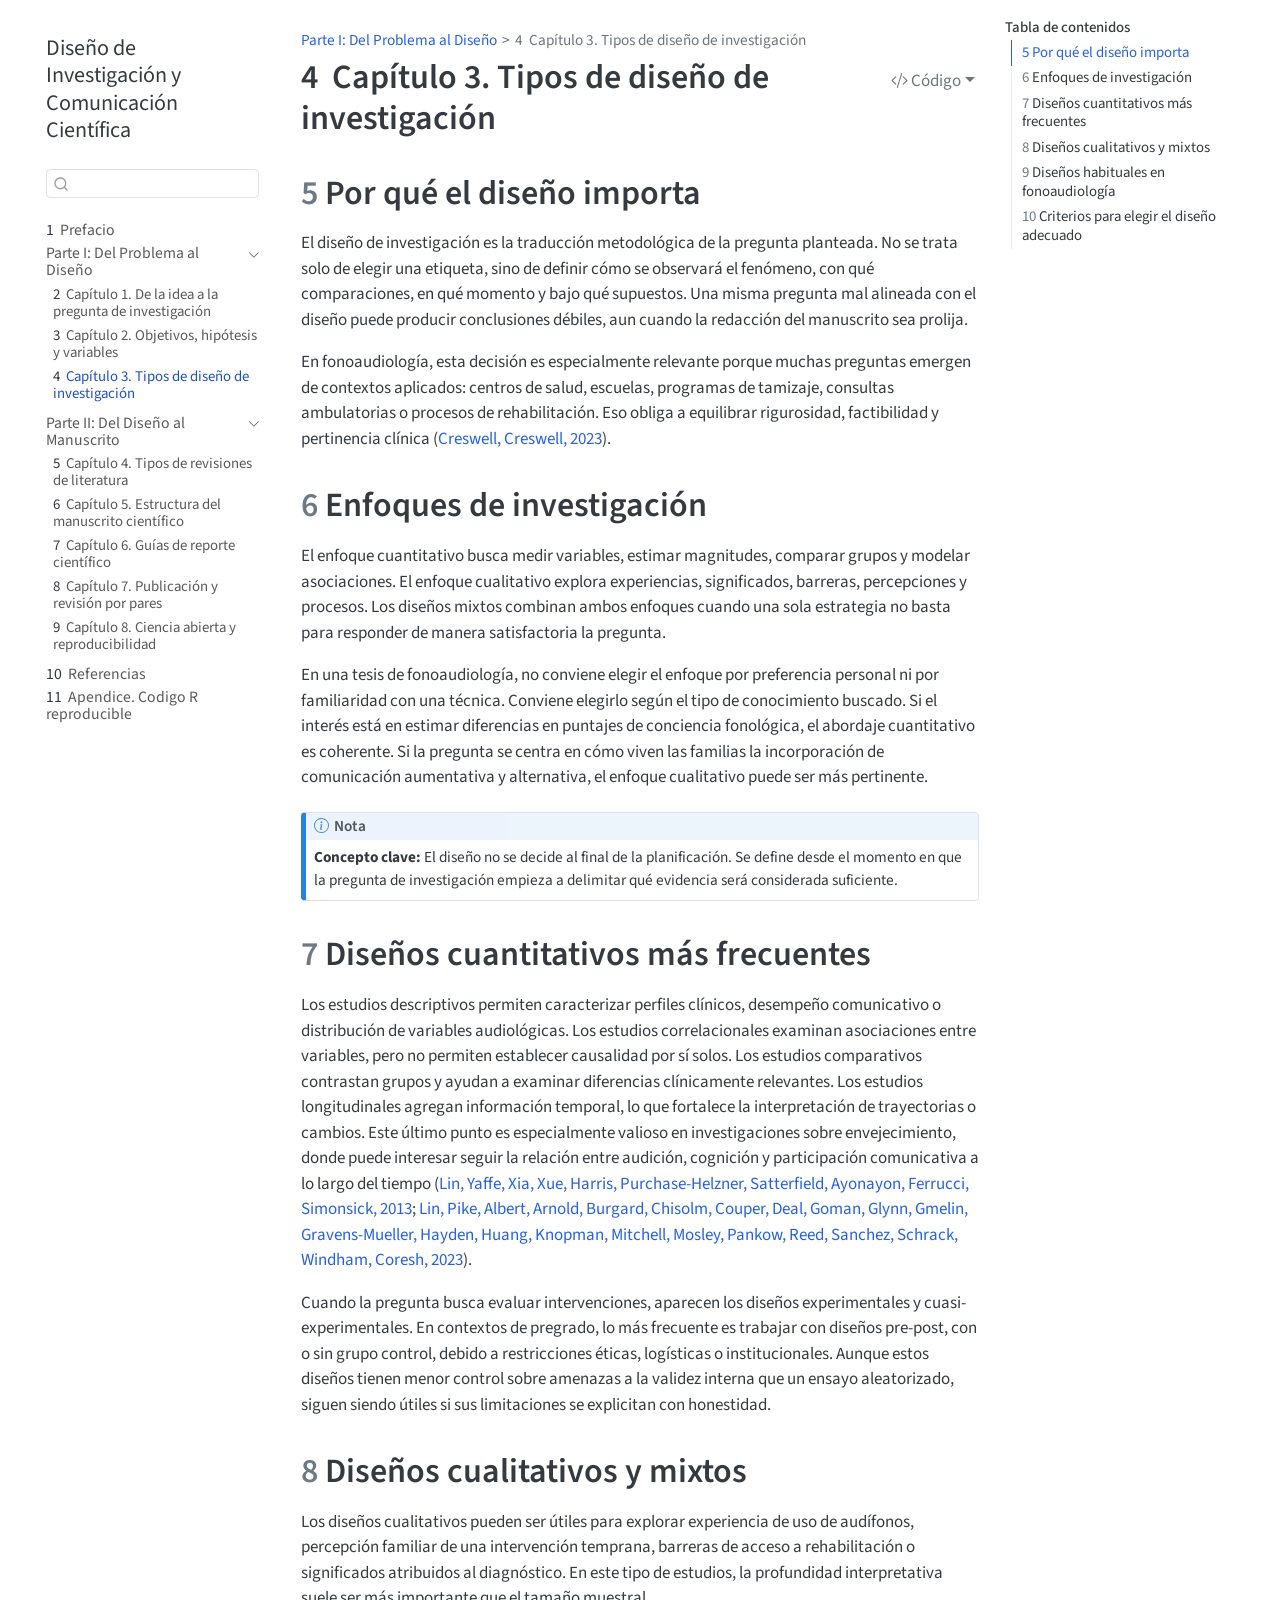
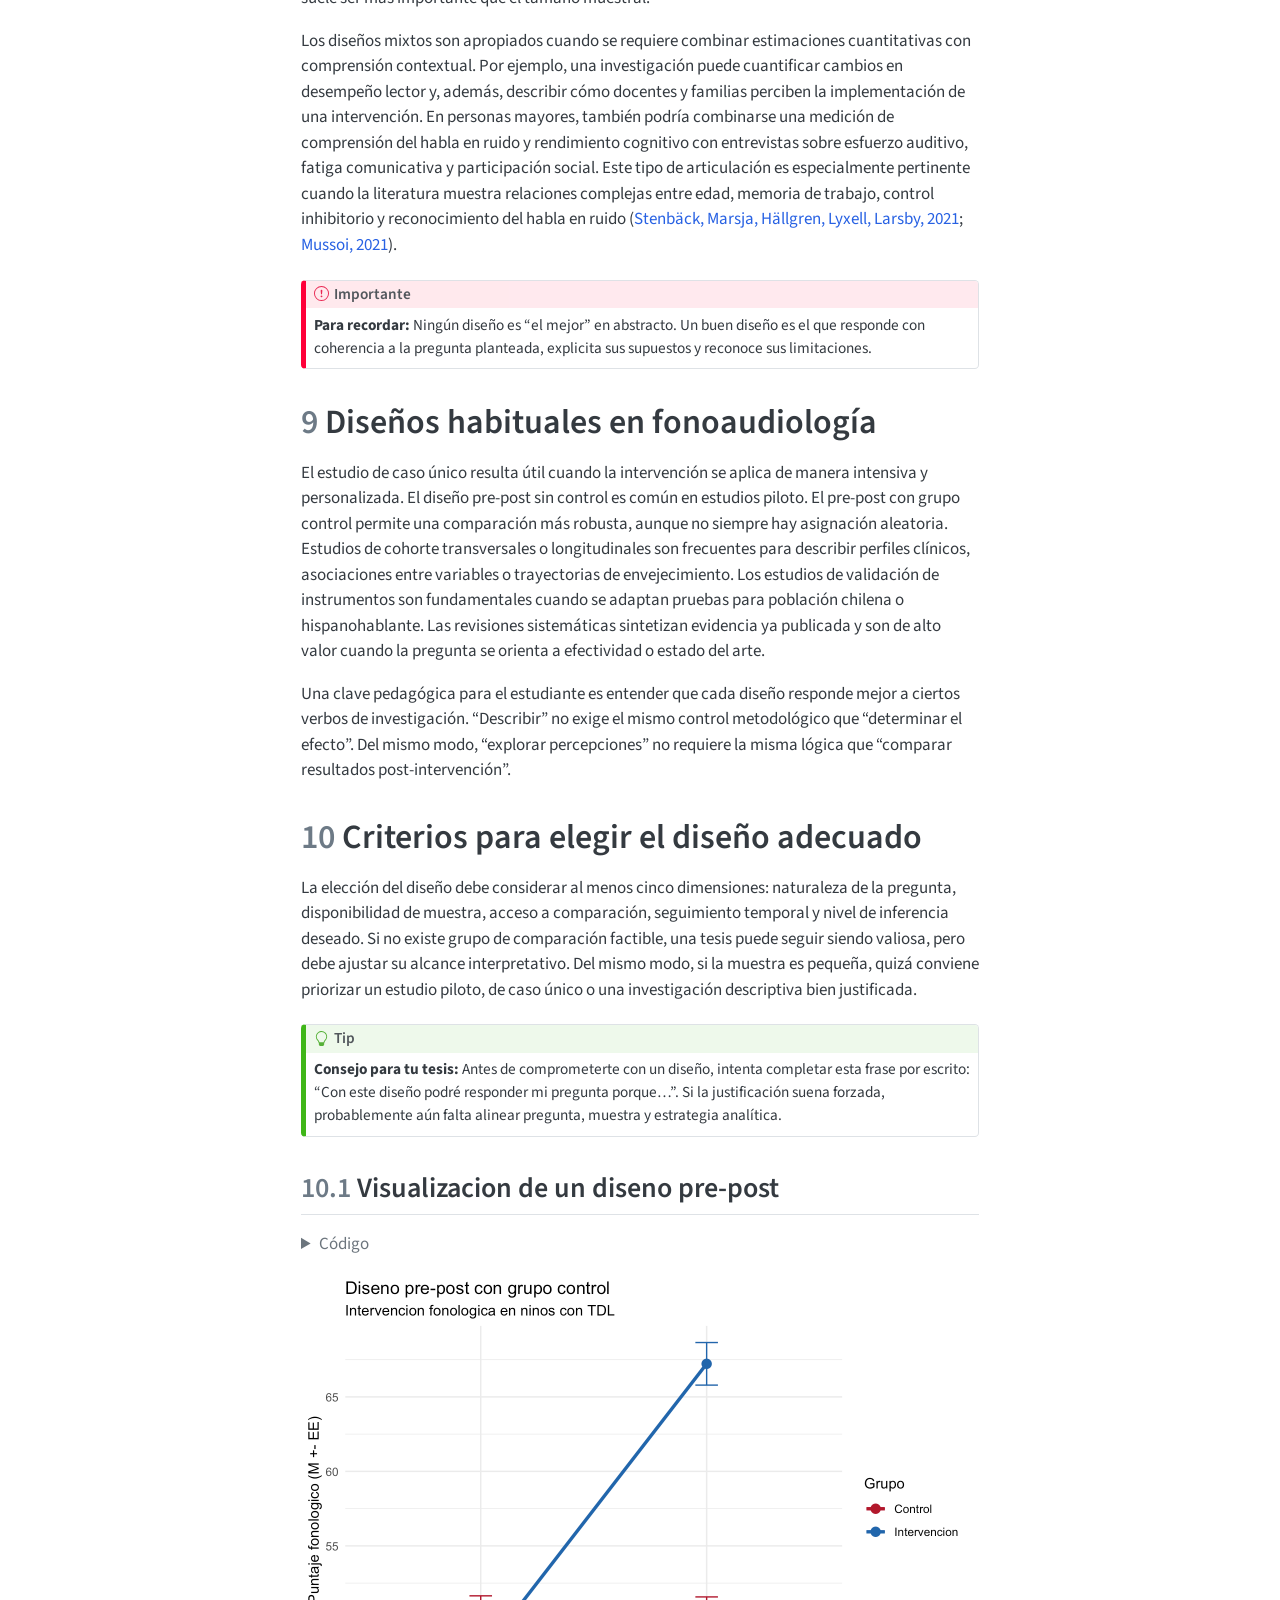
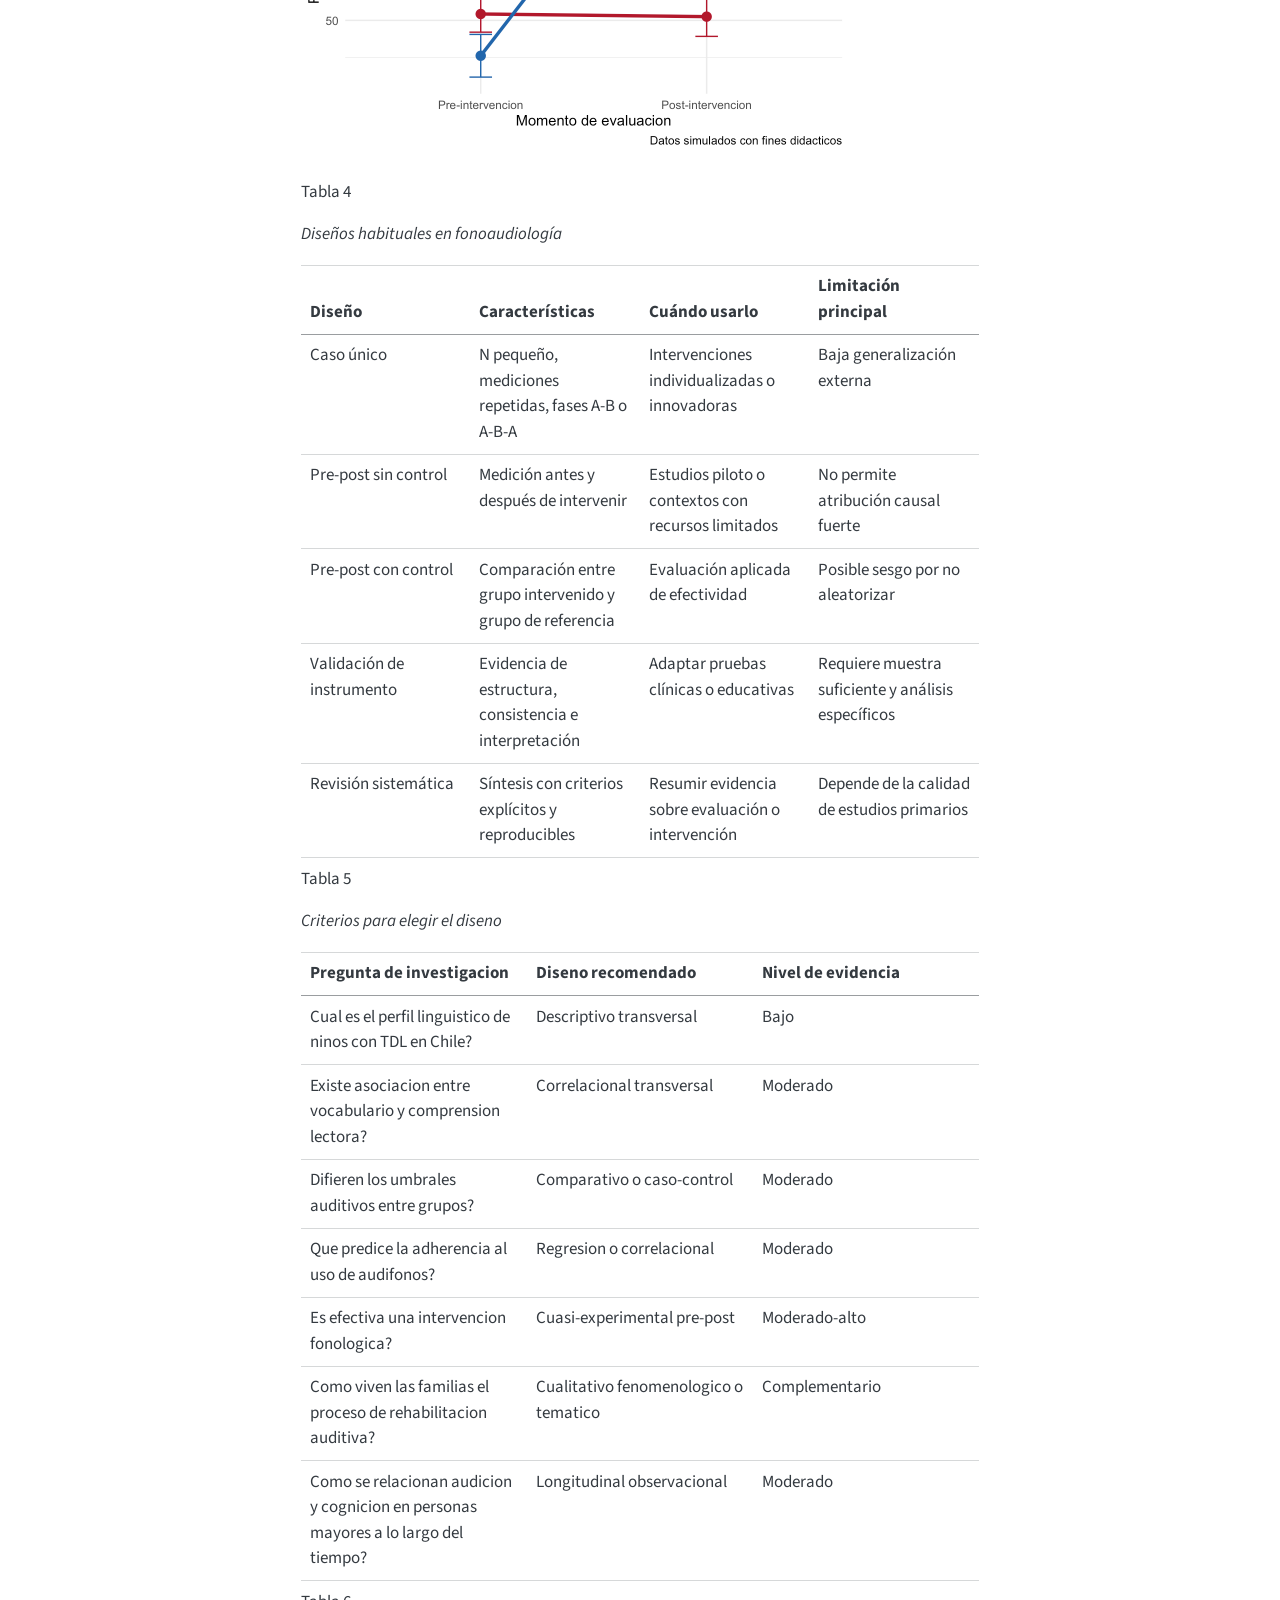
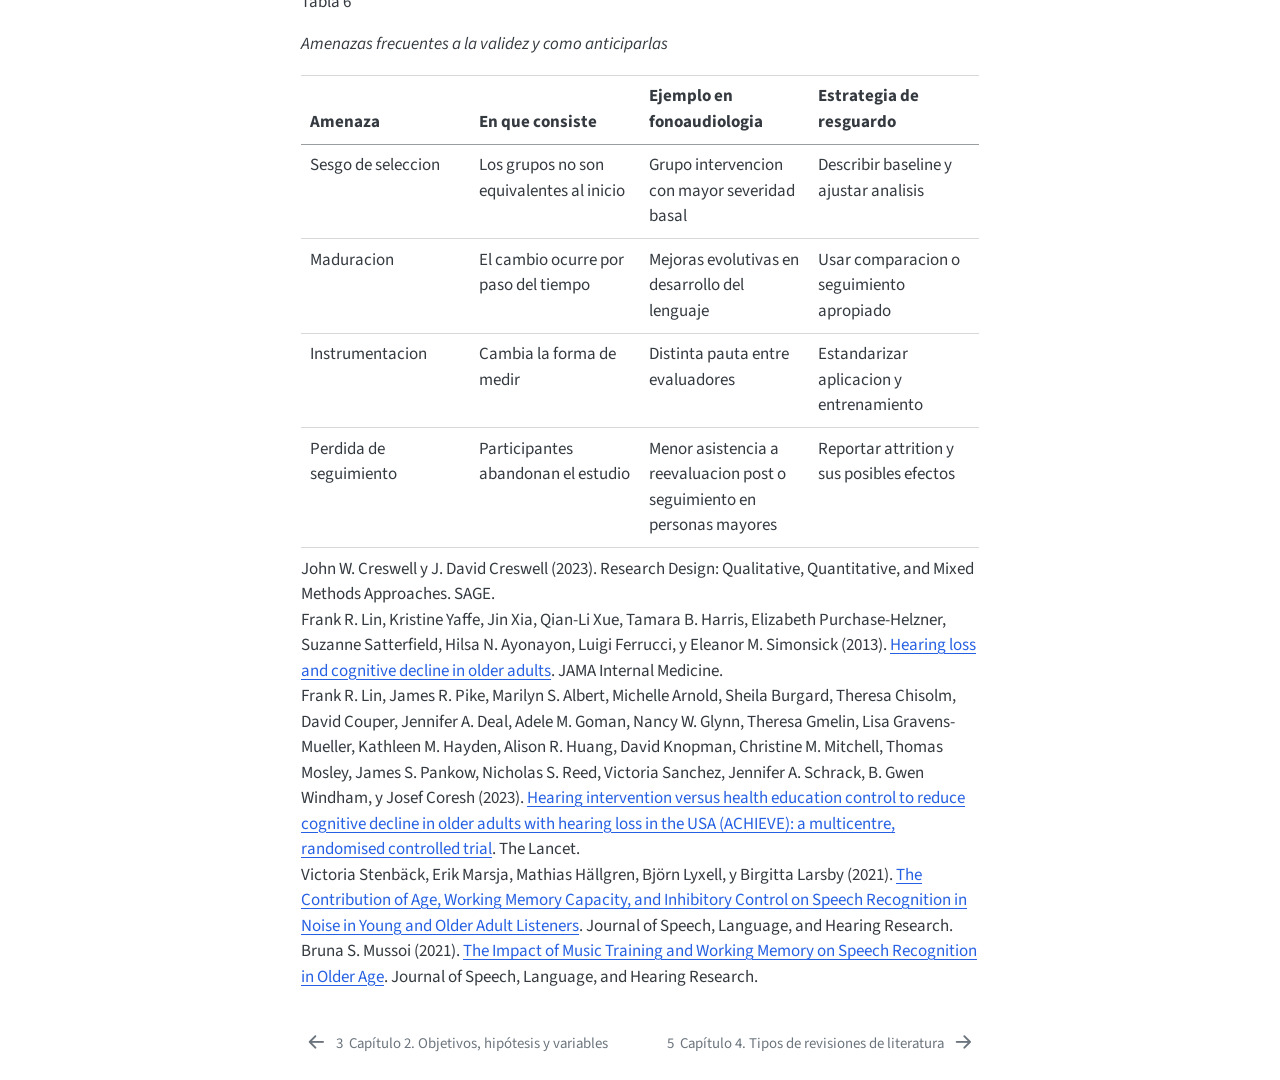
<file: 03-disenos.html>
<!DOCTYPE html>
<html xmlns="http://www.w3.org/1999/xhtml" lang="es" xml:lang="es"><head>

<meta charset="utf-8">
<meta name="generator" content="quarto-1.8.26">

<meta name="viewport" content="width=device-width, initial-scale=1.0, user-scalable=yes">


<title>4&nbsp; Capítulo 3. Tipos de diseño de investigación – Diseño de Investigación y Comunicación Científica</title>
<style>
code{white-space: pre-wrap;}
span.smallcaps{font-variant: small-caps;}
div.columns{display: flex; gap: min(4vw, 1.5em);}
div.column{flex: auto; overflow-x: auto;}
div.hanging-indent{margin-left: 1.5em; text-indent: -1.5em;}
ul.task-list{list-style: none;}
ul.task-list li input[type="checkbox"] {
  width: 0.8em;
  margin: 0 0.8em 0.2em -1em; /* quarto-specific, see https://github.com/quarto-dev/quarto-cli/issues/4556 */ 
  vertical-align: middle;
}
/* CSS for syntax highlighting */
html { -webkit-text-size-adjust: 100%; }
pre > code.sourceCode { white-space: pre; position: relative; }
pre > code.sourceCode > span { display: inline-block; line-height: 1.25; }
pre > code.sourceCode > span:empty { height: 1.2em; }
.sourceCode { overflow: visible; }
code.sourceCode > span { color: inherit; text-decoration: inherit; }
div.sourceCode { margin: 1em 0; }
pre.sourceCode { margin: 0; }
@media screen {
div.sourceCode { overflow: auto; }
}
@media print {
pre > code.sourceCode { white-space: pre-wrap; }
pre > code.sourceCode > span { text-indent: -5em; padding-left: 5em; }
}
pre.numberSource code
  { counter-reset: source-line 0; }
pre.numberSource code > span
  { position: relative; left: -4em; counter-increment: source-line; }
pre.numberSource code > span > a:first-child::before
  { content: counter(source-line);
    position: relative; left: -1em; text-align: right; vertical-align: baseline;
    border: none; display: inline-block;
    -webkit-touch-callout: none; -webkit-user-select: none;
    -khtml-user-select: none; -moz-user-select: none;
    -ms-user-select: none; user-select: none;
    padding: 0 4px; width: 4em;
  }
pre.numberSource { margin-left: 3em;  padding-left: 4px; }
div.sourceCode
  {   }
@media screen {
pre > code.sourceCode > span > a:first-child::before { text-decoration: underline; }
}
/* CSS for citations */
div.csl-bib-body { }
div.csl-entry {
  clear: both;
}
.hanging-indent div.csl-entry {
  margin-left:2em;
  text-indent:-2em;
}
div.csl-left-margin {
  min-width:2em;
  float:left;
}
div.csl-right-inline {
  margin-left:2em;
  padding-left:1em;
}
div.csl-indent {
  margin-left: 2em;
}</style>


<script src="site_libs/quarto-nav/quarto-nav.js"></script>
<script src="site_libs/quarto-nav/headroom.min.js"></script>
<script src="site_libs/clipboard/clipboard.min.js"></script>
<script src="site_libs/quarto-search/autocomplete.umd.js"></script>
<script src="site_libs/quarto-search/fuse.min.js"></script>
<script src="site_libs/quarto-search/quarto-search.js"></script>
<meta name="quarto:offset" content="./">
<link href="./04-revisiones.html" rel="next">
<link href="./02-objetivos.html" rel="prev">
<script src="site_libs/quarto-html/quarto.js" type="module"></script>
<script src="site_libs/quarto-html/tabsets/tabsets.js" type="module"></script>
<script src="site_libs/quarto-html/axe/axe-check.js" type="module"></script>
<script src="site_libs/quarto-html/popper.min.js"></script>
<script src="site_libs/quarto-html/tippy.umd.min.js"></script>
<script src="site_libs/quarto-html/anchor.min.js"></script>
<link href="site_libs/quarto-html/tippy.css" rel="stylesheet">
<link href="site_libs/quarto-html/quarto-syntax-highlighting-587c61ba64f3a5504c4d52d930310e48.css" rel="stylesheet" id="quarto-text-highlighting-styles">
<script src="site_libs/bootstrap/bootstrap.min.js"></script>
<link href="site_libs/bootstrap/bootstrap-icons.css" rel="stylesheet">
<link href="site_libs/bootstrap/bootstrap-27c261d06b905028a18691de25d09dde.min.css" rel="stylesheet" append-hash="true" id="quarto-bootstrap" data-mode="light">
<script id="quarto-search-options" type="application/json">{
  "location": "sidebar",
  "copy-button": false,
  "collapse-after": 3,
  "panel-placement": "start",
  "type": "textbox",
  "limit": 50,
  "keyboard-shortcut": [
    "f",
    "/",
    "s"
  ],
  "show-item-context": false,
  "language": {
    "search-no-results-text": "No se han encontrado resultados",
    "search-matching-documents-text": "documentos encontrados",
    "search-copy-link-title": "Copiar el enlace en la búsqueda",
    "search-hide-matches-text": "Ocultar resultados adicionales",
    "search-more-match-text": "resultado adicional en este documento",
    "search-more-matches-text": "resultados adicionales en este documento",
    "search-clear-button-title": "Borrar",
    "search-text-placeholder": "",
    "search-detached-cancel-button-title": "Cancelar",
    "search-submit-button-title": "Enviar",
    "search-label": "Buscar"
  }
}</script>


</head>

<body class="nav-sidebar floating quarto-light">

<div id="quarto-search-results"></div>
  <header id="quarto-header" class="headroom fixed-top">
  <nav class="quarto-secondary-nav">
    <div class="container-fluid d-flex">
      <button type="button" class="quarto-btn-toggle btn" data-bs-toggle="collapse" role="button" data-bs-target=".quarto-sidebar-collapse-item" aria-controls="quarto-sidebar" aria-expanded="false" aria-label="Alternar barra lateral" onclick="if (window.quartoToggleHeadroom) { window.quartoToggleHeadroom(); }">
        <i class="bi bi-layout-text-sidebar-reverse"></i>
      </button>
        <nav class="quarto-page-breadcrumbs" aria-label="breadcrumb"><ol class="breadcrumb"><li class="breadcrumb-item"><a href="./01-pregunta.html">Parte I: Del Problema al Diseño</a></li><li class="breadcrumb-item"><a href="./03-disenos.html"><span class="chapter-number">4</span>&nbsp; <span class="chapter-title">Capítulo 3. Tipos de diseño de investigación</span></a></li></ol></nav>
        <a class="flex-grow-1" role="navigation" data-bs-toggle="collapse" data-bs-target=".quarto-sidebar-collapse-item" aria-controls="quarto-sidebar" aria-expanded="false" aria-label="Alternar barra lateral" onclick="if (window.quartoToggleHeadroom) { window.quartoToggleHeadroom(); }">      
        </a>
      <button type="button" class="btn quarto-search-button" aria-label="Buscar" onclick="window.quartoOpenSearch();">
        <i class="bi bi-search"></i>
      </button>
    </div>
  </nav>
</header>
<!-- content -->
<div id="quarto-content" class="quarto-container page-columns page-rows-contents page-layout-article">
<!-- sidebar -->
  <nav id="quarto-sidebar" class="sidebar collapse collapse-horizontal quarto-sidebar-collapse-item sidebar-navigation floating overflow-auto">
    <div class="pt-lg-2 mt-2 text-left sidebar-header">
    <div class="sidebar-title mb-0 py-0">
      <a href="./">Diseño de Investigación y Comunicación Científica</a> 
    </div>
      </div>
        <div class="mt-2 flex-shrink-0 align-items-center">
        <div class="sidebar-search">
        <div id="quarto-search" class="" title="Buscar"></div>
        </div>
        </div>
    <div class="sidebar-menu-container"> 
    <ul class="list-unstyled mt-1">
        <li class="sidebar-item">
  <div class="sidebar-item-container"> 
  <a href="./index.html" class="sidebar-item-text sidebar-link">
 <span class="menu-text"><span class="chapter-number">1</span>&nbsp; <span class="chapter-title">Prefacio</span></span></a>
  </div>
</li>
        <li class="sidebar-item sidebar-item-section">
      <div class="sidebar-item-container"> 
            <a class="sidebar-item-text sidebar-link text-start" data-bs-toggle="collapse" data-bs-target="#quarto-sidebar-section-1" role="navigation" aria-expanded="true">
 <span class="menu-text">Parte I: Del Problema al Diseño</span></a>
          <a class="sidebar-item-toggle text-start" data-bs-toggle="collapse" data-bs-target="#quarto-sidebar-section-1" role="navigation" aria-expanded="true" aria-label="Alternar sección">
            <i class="bi bi-chevron-right ms-2"></i>
          </a> 
      </div>
      <ul id="quarto-sidebar-section-1" class="collapse list-unstyled sidebar-section depth1 show">  
          <li class="sidebar-item">
  <div class="sidebar-item-container"> 
  <a href="./01-pregunta.html" class="sidebar-item-text sidebar-link">
 <span class="menu-text"><span class="chapter-number">2</span>&nbsp; <span class="chapter-title">Capítulo 1. De la idea a la pregunta de investigación</span></span></a>
  </div>
</li>
          <li class="sidebar-item">
  <div class="sidebar-item-container"> 
  <a href="./02-objetivos.html" class="sidebar-item-text sidebar-link">
 <span class="menu-text"><span class="chapter-number">3</span>&nbsp; <span class="chapter-title">Capítulo 2. Objetivos, hipótesis y variables</span></span></a>
  </div>
</li>
          <li class="sidebar-item">
  <div class="sidebar-item-container"> 
  <a href="./03-disenos.html" class="sidebar-item-text sidebar-link active">
 <span class="menu-text"><span class="chapter-number">4</span>&nbsp; <span class="chapter-title">Capítulo 3. Tipos de diseño de investigación</span></span></a>
  </div>
</li>
      </ul>
  </li>
        <li class="sidebar-item sidebar-item-section">
      <div class="sidebar-item-container"> 
            <a class="sidebar-item-text sidebar-link text-start" data-bs-toggle="collapse" data-bs-target="#quarto-sidebar-section-2" role="navigation" aria-expanded="true">
 <span class="menu-text">Parte II: Del Diseño al Manuscrito</span></a>
          <a class="sidebar-item-toggle text-start" data-bs-toggle="collapse" data-bs-target="#quarto-sidebar-section-2" role="navigation" aria-expanded="true" aria-label="Alternar sección">
            <i class="bi bi-chevron-right ms-2"></i>
          </a> 
      </div>
      <ul id="quarto-sidebar-section-2" class="collapse list-unstyled sidebar-section depth1 show">  
          <li class="sidebar-item">
  <div class="sidebar-item-container"> 
  <a href="./04-revisiones.html" class="sidebar-item-text sidebar-link">
 <span class="menu-text"><span class="chapter-number">5</span>&nbsp; <span class="chapter-title">Capítulo 4. Tipos de revisiones de literatura</span></span></a>
  </div>
</li>
          <li class="sidebar-item">
  <div class="sidebar-item-container"> 
  <a href="./04-manuscrito.html" class="sidebar-item-text sidebar-link">
 <span class="menu-text"><span class="chapter-number">6</span>&nbsp; <span class="chapter-title">Capítulo 5. Estructura del manuscrito científico</span></span></a>
  </div>
</li>
          <li class="sidebar-item">
  <div class="sidebar-item-container"> 
  <a href="./05-reporte.html" class="sidebar-item-text sidebar-link">
 <span class="menu-text"><span class="chapter-number">7</span>&nbsp; <span class="chapter-title">Capítulo 6. Guías de reporte científico</span></span></a>
  </div>
</li>
          <li class="sidebar-item">
  <div class="sidebar-item-container"> 
  <a href="./06-publicacion.html" class="sidebar-item-text sidebar-link">
 <span class="menu-text"><span class="chapter-number">8</span>&nbsp; <span class="chapter-title">Capítulo 7. Publicación y revisión por pares</span></span></a>
  </div>
</li>
          <li class="sidebar-item">
  <div class="sidebar-item-container"> 
  <a href="./07-ciencia-abierta.html" class="sidebar-item-text sidebar-link">
 <span class="menu-text"><span class="chapter-number">9</span>&nbsp; <span class="chapter-title">Capítulo 8. Ciencia abierta y reproducibilidad</span></span></a>
  </div>
</li>
      </ul>
  </li>
        <li class="sidebar-item">
  <div class="sidebar-item-container"> 
  <a href="./referencias.html" class="sidebar-item-text sidebar-link">
 <span class="menu-text"><span class="chapter-number">10</span>&nbsp; <span class="chapter-title">Referencias</span></span></a>
  </div>
</li>
        <li class="sidebar-item">
  <div class="sidebar-item-container"> 
  <a href="./apendice-r.html" class="sidebar-item-text sidebar-link">
 <span class="menu-text"><span class="chapter-number">11</span>&nbsp; <span class="chapter-title">Apendice. Codigo R reproducible</span></span></a>
  </div>
</li>
    </ul>
    </div>
</nav>
<div id="quarto-sidebar-glass" class="quarto-sidebar-collapse-item" data-bs-toggle="collapse" data-bs-target=".quarto-sidebar-collapse-item"></div>
<!-- margin-sidebar -->
    <div id="quarto-margin-sidebar" class="sidebar margin-sidebar">
        <nav id="TOC" role="doc-toc" class="toc-active">
    <h2 id="toc-title">Tabla de contenidos</h2>
   
  <ul>
  <li><a href="#por-qué-el-diseño-importa" id="toc-por-qué-el-diseño-importa" class="nav-link active" data-scroll-target="#por-qué-el-diseño-importa"><span class="header-section-number">5</span> Por qué el diseño importa</a></li>
  <li><a href="#enfoques-de-investigación" id="toc-enfoques-de-investigación" class="nav-link" data-scroll-target="#enfoques-de-investigación"><span class="header-section-number">6</span> Enfoques de investigación</a></li>
  <li><a href="#diseños-cuantitativos-más-frecuentes" id="toc-diseños-cuantitativos-más-frecuentes" class="nav-link" data-scroll-target="#diseños-cuantitativos-más-frecuentes"><span class="header-section-number">7</span> Diseños cuantitativos más frecuentes</a></li>
  <li><a href="#diseños-cualitativos-y-mixtos" id="toc-diseños-cualitativos-y-mixtos" class="nav-link" data-scroll-target="#diseños-cualitativos-y-mixtos"><span class="header-section-number">8</span> Diseños cualitativos y mixtos</a></li>
  <li><a href="#diseños-habituales-en-fonoaudiología" id="toc-diseños-habituales-en-fonoaudiología" class="nav-link" data-scroll-target="#diseños-habituales-en-fonoaudiología"><span class="header-section-number">9</span> Diseños habituales en fonoaudiología</a></li>
  <li><a href="#criterios-para-elegir-el-diseño-adecuado" id="toc-criterios-para-elegir-el-diseño-adecuado" class="nav-link" data-scroll-target="#criterios-para-elegir-el-diseño-adecuado"><span class="header-section-number">10</span> Criterios para elegir el diseño adecuado</a>
  <ul class="collapse">
  <li><a href="#visualizacion-de-un-diseno-pre-post" id="toc-visualizacion-de-un-diseno-pre-post" class="nav-link" data-scroll-target="#visualizacion-de-un-diseno-pre-post"><span class="header-section-number">10.1</span> Visualizacion de un diseno pre-post</a></li>
  </ul></li>
  </ul>
</nav>
    </div>
<!-- main -->
<main class="content" id="quarto-document-content">

<header id="title-block-header" class="quarto-title-block default"><nav class="quarto-page-breadcrumbs quarto-title-breadcrumbs d-none d-lg-block" aria-label="breadcrumb"><ol class="breadcrumb"><li class="breadcrumb-item"><a href="./01-pregunta.html">Parte I: Del Problema al Diseño</a></li><li class="breadcrumb-item"><a href="./03-disenos.html"><span class="chapter-number">4</span>&nbsp; <span class="chapter-title">Capítulo 3. Tipos de diseño de investigación</span></a></li></ol></nav>
<div class="quarto-title">
<div class="quarto-title-block"><div><h1 class="title"><span class="chapter-number">4</span>&nbsp; <span class="chapter-title">Capítulo 3. Tipos de diseño de investigación</span></h1><button type="button" class="btn code-tools-button dropdown-toggle" id="quarto-code-tools-menu" data-bs-toggle="dropdown" aria-expanded="false"><i class="bi"></i> Código</button><ul class="dropdown-menu dropdown-menu-end" aria-labelelledby="quarto-code-tools-menu"><li><a id="quarto-show-all-code" class="dropdown-item" href="javascript:void(0)" role="button">Mostrar todo el código</a></li><li><a id="quarto-hide-all-code" class="dropdown-item" href="javascript:void(0)" role="button">Ocultar todo el código</a></li><li><hr class="dropdown-divider"></li><li><a id="quarto-view-source" class="dropdown-item" href="javascript:void(0)" role="button">Ver el código fuente</a></li></ul></div></div>
</div>



<div class="quarto-title-meta">

    
  
    
  </div>
  


</header>


<section id="por-qué-el-diseño-importa" class="level1" data-number="5">
<h1 data-number="5"><span class="header-section-number">5</span> Por qué el diseño importa</h1>
<p>El diseño de investigación es la traducción metodológica de la pregunta planteada. No se trata solo de elegir una etiqueta, sino de definir cómo se observará el fenómeno, con qué comparaciones, en qué momento y bajo qué supuestos. Una misma pregunta mal alineada con el diseño puede producir conclusiones débiles, aun cuando la redacción del manuscrito sea prolija.</p>
<p>En fonoaudiología, esta decisión es especialmente relevante porque muchas preguntas emergen de contextos aplicados: centros de salud, escuelas, programas de tamizaje, consultas ambulatorias o procesos de rehabilitación. Eso obliga a equilibrar rigurosidad, factibilidad y pertinencia clínica <span class="citation" data-cites="creswell2023">(<a href="#ref-creswell2023" role="doc-biblioref">Creswell, Creswell, 2023</a>)</span>.</p>
</section>
<section id="enfoques-de-investigación" class="level1" data-number="6">
<h1 data-number="6"><span class="header-section-number">6</span> Enfoques de investigación</h1>
<p>El enfoque cuantitativo busca medir variables, estimar magnitudes, comparar grupos y modelar asociaciones. El enfoque cualitativo explora experiencias, significados, barreras, percepciones y procesos. Los diseños mixtos combinan ambos enfoques cuando una sola estrategia no basta para responder de manera satisfactoria la pregunta.</p>
<p>En una tesis de fonoaudiología, no conviene elegir el enfoque por preferencia personal ni por familiaridad con una técnica. Conviene elegirlo según el tipo de conocimiento buscado. Si el interés está en estimar diferencias en puntajes de conciencia fonológica, el abordaje cuantitativo es coherente. Si la pregunta se centra en cómo viven las familias la incorporación de comunicación aumentativa y alternativa, el enfoque cualitativo puede ser más pertinente.</p>
<div class="callout callout-style-default callout-note callout-titled">
<div class="callout-header d-flex align-content-center">
<div class="callout-icon-container">
<i class="callout-icon"></i>
</div>
<div class="callout-title-container flex-fill">
Nota
</div>
</div>
<div class="callout-body-container callout-body">
<p><strong>Concepto clave:</strong> El diseño no se decide al final de la planificación. Se define desde el momento en que la pregunta de investigación empieza a delimitar qué evidencia será considerada suficiente.</p>
</div>
</div>
</section>
<section id="diseños-cuantitativos-más-frecuentes" class="level1" data-number="7">
<h1 data-number="7"><span class="header-section-number">7</span> Diseños cuantitativos más frecuentes</h1>
<p>Los estudios descriptivos permiten caracterizar perfiles clínicos, desempeño comunicativo o distribución de variables audiológicas. Los estudios correlacionales examinan asociaciones entre variables, pero no permiten establecer causalidad por sí solos. Los estudios comparativos contrastan grupos y ayudan a examinar diferencias clínicamente relevantes. Los estudios longitudinales agregan información temporal, lo que fortalece la interpretación de trayectorias o cambios. Este último punto es especialmente valioso en investigaciones sobre envejecimiento, donde puede interesar seguir la relación entre audición, cognición y participación comunicativa a lo largo del tiempo <span class="citation" data-cites="lin2013hearing lin2023achieve">(<a href="#ref-lin2013hearing" role="doc-biblioref">Lin, Yaffe, Xia, Xue, Harris, Purchase-Helzner, Satterfield, Ayonayon, Ferrucci, Simonsick, 2013</a>; <a href="#ref-lin2023achieve" role="doc-biblioref">Lin, Pike, Albert, Arnold, Burgard, Chisolm, Couper, Deal, Goman, Glynn, Gmelin, Gravens-Mueller, Hayden, Huang, Knopman, Mitchell, Mosley, Pankow, Reed, Sanchez, Schrack, Windham, Coresh, 2023</a>)</span>.</p>
<p>Cuando la pregunta busca evaluar intervenciones, aparecen los diseños experimentales y cuasi-experimentales. En contextos de pregrado, lo más frecuente es trabajar con diseños pre-post, con o sin grupo control, debido a restricciones éticas, logísticas o institucionales. Aunque estos diseños tienen menor control sobre amenazas a la validez interna que un ensayo aleatorizado, siguen siendo útiles si sus limitaciones se explicitan con honestidad.</p>
</section>
<section id="diseños-cualitativos-y-mixtos" class="level1" data-number="8">
<h1 data-number="8"><span class="header-section-number">8</span> Diseños cualitativos y mixtos</h1>
<p>Los diseños cualitativos pueden ser útiles para explorar experiencia de uso de audífonos, percepción familiar de una intervención temprana, barreras de acceso a rehabilitación o significados atribuidos al diagnóstico. En este tipo de estudios, la profundidad interpretativa suele ser más importante que el tamaño muestral.</p>
<p>Los diseños mixtos son apropiados cuando se requiere combinar estimaciones cuantitativas con comprensión contextual. Por ejemplo, una investigación puede cuantificar cambios en desempeño lector y, además, describir cómo docentes y familias perciben la implementación de una intervención. En personas mayores, también podría combinarse una medición de comprensión del habla en ruido y rendimiento cognitivo con entrevistas sobre esfuerzo auditivo, fatiga comunicativa y participación social. Este tipo de articulación es especialmente pertinente cuando la literatura muestra relaciones complejas entre edad, memoria de trabajo, control inhibitorio y reconocimiento del habla en ruido <span class="citation" data-cites="stenback2021contribution mussoi2021impact">(<a href="#ref-stenback2021contribution" role="doc-biblioref">Stenbäck, Marsja, Hällgren, Lyxell, Larsby, 2021</a>; <a href="#ref-mussoi2021impact" role="doc-biblioref">Mussoi, 2021</a>)</span>.</p>
<div class="callout callout-style-default callout-important callout-titled">
<div class="callout-header d-flex align-content-center">
<div class="callout-icon-container">
<i class="callout-icon"></i>
</div>
<div class="callout-title-container flex-fill">
Importante
</div>
</div>
<div class="callout-body-container callout-body">
<p><strong>Para recordar:</strong> Ningún diseño es “el mejor” en abstracto. Un buen diseño es el que responde con coherencia a la pregunta planteada, explicita sus supuestos y reconoce sus limitaciones.</p>
</div>
</div>
</section>
<section id="diseños-habituales-en-fonoaudiología" class="level1" data-number="9">
<h1 data-number="9"><span class="header-section-number">9</span> Diseños habituales en fonoaudiología</h1>
<p>El estudio de caso único resulta útil cuando la intervención se aplica de manera intensiva y personalizada. El diseño pre-post sin control es común en estudios piloto. El pre-post con grupo control permite una comparación más robusta, aunque no siempre hay asignación aleatoria. Estudios de cohorte transversales o longitudinales son frecuentes para describir perfiles clínicos, asociaciones entre variables o trayectorias de envejecimiento. Los estudios de validación de instrumentos son fundamentales cuando se adaptan pruebas para población chilena o hispanohablante. Las revisiones sistemáticas sintetizan evidencia ya publicada y son de alto valor cuando la pregunta se orienta a efectividad o estado del arte.</p>
<p>Una clave pedagógica para el estudiante es entender que cada diseño responde mejor a ciertos verbos de investigación. “Describir” no exige el mismo control metodológico que “determinar el efecto”. Del mismo modo, “explorar percepciones” no requiere la misma lógica que “comparar resultados post-intervención”.</p>
</section>
<section id="criterios-para-elegir-el-diseño-adecuado" class="level1" data-number="10">
<h1 data-number="10"><span class="header-section-number">10</span> Criterios para elegir el diseño adecuado</h1>
<p>La elección del diseño debe considerar al menos cinco dimensiones: naturaleza de la pregunta, disponibilidad de muestra, acceso a comparación, seguimiento temporal y nivel de inferencia deseado. Si no existe grupo de comparación factible, una tesis puede seguir siendo valiosa, pero debe ajustar su alcance interpretativo. Del mismo modo, si la muestra es pequeña, quizá conviene priorizar un estudio piloto, de caso único o una investigación descriptiva bien justificada.</p>
<div class="callout callout-style-default callout-tip callout-titled">
<div class="callout-header d-flex align-content-center">
<div class="callout-icon-container">
<i class="callout-icon"></i>
</div>
<div class="callout-title-container flex-fill">
Tip
</div>
</div>
<div class="callout-body-container callout-body">
<p><strong>Consejo para tu tesis:</strong> Antes de comprometerte con un diseño, intenta completar esta frase por escrito: “Con este diseño podré responder mi pregunta porque…”. Si la justificación suena forzada, probablemente aún falta alinear pregunta, muestra y estrategia analítica.</p>
</div>
</div>
<section id="visualizacion-de-un-diseno-pre-post" class="level2" data-number="10.1">
<h2 data-number="10.1" class="anchored" data-anchor-id="visualizacion-de-un-diseno-pre-post"><span class="header-section-number">10.1</span> Visualizacion de un diseno pre-post</h2>
<div class="cell">
<details class="code-fold">
<summary>Código</summary>
<div class="code-copy-outer-scaffold"><div class="sourceCode cell-code" id="cb1"><pre class="sourceCode r code-with-copy"><code class="sourceCode r"><span id="cb1-1"><a href="#cb1-1" aria-hidden="true" tabindex="-1"></a><span class="co"># Visualizacion de un diseno pre-post con grupo control</span></span>
<span id="cb1-2"><a href="#cb1-2" aria-hidden="true" tabindex="-1"></a><span class="fu">library</span>(tidyverse)</span>
<span id="cb1-3"><a href="#cb1-3" aria-hidden="true" tabindex="-1"></a></span>
<span id="cb1-4"><a href="#cb1-4" aria-hidden="true" tabindex="-1"></a><span class="fu">set.seed</span>(<span class="dv">123</span>)</span>
<span id="cb1-5"><a href="#cb1-5" aria-hidden="true" tabindex="-1"></a>datos_prepost <span class="ot">&lt;-</span> <span class="fu">tibble</span>(</span>
<span id="cb1-6"><a href="#cb1-6" aria-hidden="true" tabindex="-1"></a>  <span class="at">id =</span> <span class="dv">1</span><span class="sc">:</span><span class="dv">60</span>,</span>
<span id="cb1-7"><a href="#cb1-7" aria-hidden="true" tabindex="-1"></a>  <span class="at">grupo =</span> <span class="fu">rep</span>(<span class="fu">c</span>(<span class="st">"Intervencion"</span>, <span class="st">"Control"</span>), <span class="at">each =</span> <span class="dv">30</span>),</span>
<span id="cb1-8"><a href="#cb1-8" aria-hidden="true" tabindex="-1"></a>  <span class="at">pre =</span> <span class="fu">c</span>(<span class="fu">rnorm</span>(<span class="dv">30</span>, <span class="dv">48</span>, <span class="dv">8</span>), <span class="fu">rnorm</span>(<span class="dv">30</span>, <span class="dv">49</span>, <span class="dv">8</span>)),</span>
<span id="cb1-9"><a href="#cb1-9" aria-hidden="true" tabindex="-1"></a>  <span class="at">post =</span> <span class="fu">c</span>(<span class="fu">rnorm</span>(<span class="dv">30</span>, <span class="dv">67</span>, <span class="dv">9</span>), <span class="fu">rnorm</span>(<span class="dv">30</span>, <span class="dv">51</span>, <span class="dv">8</span>))</span>
<span id="cb1-10"><a href="#cb1-10" aria-hidden="true" tabindex="-1"></a>) <span class="sc">|&gt;</span></span>
<span id="cb1-11"><a href="#cb1-11" aria-hidden="true" tabindex="-1"></a>  <span class="fu">pivot_longer</span>(<span class="at">cols =</span> <span class="fu">c</span>(pre, post), <span class="at">names_to =</span> <span class="st">"tiempo"</span>, <span class="at">values_to =</span> <span class="st">"puntaje"</span>) <span class="sc">|&gt;</span></span>
<span id="cb1-12"><a href="#cb1-12" aria-hidden="true" tabindex="-1"></a>  <span class="fu">mutate</span>(</span>
<span id="cb1-13"><a href="#cb1-13" aria-hidden="true" tabindex="-1"></a>    <span class="at">tiempo =</span> <span class="fu">factor</span>(</span>
<span id="cb1-14"><a href="#cb1-14" aria-hidden="true" tabindex="-1"></a>      tiempo,</span>
<span id="cb1-15"><a href="#cb1-15" aria-hidden="true" tabindex="-1"></a>      <span class="at">levels =</span> <span class="fu">c</span>(<span class="st">"pre"</span>, <span class="st">"post"</span>),</span>
<span id="cb1-16"><a href="#cb1-16" aria-hidden="true" tabindex="-1"></a>      <span class="at">labels =</span> <span class="fu">c</span>(<span class="st">"Pre-intervencion"</span>, <span class="st">"Post-intervencion"</span>)</span>
<span id="cb1-17"><a href="#cb1-17" aria-hidden="true" tabindex="-1"></a>    )</span>
<span id="cb1-18"><a href="#cb1-18" aria-hidden="true" tabindex="-1"></a>  )</span>
<span id="cb1-19"><a href="#cb1-19" aria-hidden="true" tabindex="-1"></a></span>
<span id="cb1-20"><a href="#cb1-20" aria-hidden="true" tabindex="-1"></a><span class="fu">ggplot</span>(datos_prepost, <span class="fu">aes</span>(<span class="at">x =</span> tiempo, <span class="at">y =</span> puntaje, <span class="at">group =</span> grupo, <span class="at">color =</span> grupo)) <span class="sc">+</span></span>
<span id="cb1-21"><a href="#cb1-21" aria-hidden="true" tabindex="-1"></a>  <span class="fu">stat_summary</span>(<span class="at">fun =</span> mean, <span class="at">geom =</span> <span class="st">"line"</span>, <span class="at">linewidth =</span> <span class="fl">1.2</span>) <span class="sc">+</span></span>
<span id="cb1-22"><a href="#cb1-22" aria-hidden="true" tabindex="-1"></a>  <span class="fu">stat_summary</span>(<span class="at">fun =</span> mean, <span class="at">geom =</span> <span class="st">"point"</span>, <span class="at">size =</span> <span class="dv">3</span>) <span class="sc">+</span></span>
<span id="cb1-23"><a href="#cb1-23" aria-hidden="true" tabindex="-1"></a>  <span class="fu">stat_summary</span>(<span class="at">fun.data =</span> mean_se, <span class="at">geom =</span> <span class="st">"errorbar"</span>, <span class="at">width =</span> <span class="fl">0.1</span>) <span class="sc">+</span></span>
<span id="cb1-24"><a href="#cb1-24" aria-hidden="true" tabindex="-1"></a>  <span class="fu">labs</span>(</span>
<span id="cb1-25"><a href="#cb1-25" aria-hidden="true" tabindex="-1"></a>    <span class="at">title =</span> <span class="st">"Diseno pre-post con grupo control"</span>,</span>
<span id="cb1-26"><a href="#cb1-26" aria-hidden="true" tabindex="-1"></a>    <span class="at">subtitle =</span> <span class="st">"Intervencion fonologica en ninos con TDL"</span>,</span>
<span id="cb1-27"><a href="#cb1-27" aria-hidden="true" tabindex="-1"></a>    <span class="at">x =</span> <span class="st">"Momento de evaluacion"</span>,</span>
<span id="cb1-28"><a href="#cb1-28" aria-hidden="true" tabindex="-1"></a>    <span class="at">y =</span> <span class="st">"Puntaje fonologico (M +- EE)"</span>,</span>
<span id="cb1-29"><a href="#cb1-29" aria-hidden="true" tabindex="-1"></a>    <span class="at">color =</span> <span class="st">"Grupo"</span>,</span>
<span id="cb1-30"><a href="#cb1-30" aria-hidden="true" tabindex="-1"></a>    <span class="at">caption =</span> <span class="st">"Datos simulados con fines didacticos"</span></span>
<span id="cb1-31"><a href="#cb1-31" aria-hidden="true" tabindex="-1"></a>  ) <span class="sc">+</span></span>
<span id="cb1-32"><a href="#cb1-32" aria-hidden="true" tabindex="-1"></a>  <span class="fu">scale_color_manual</span>(<span class="at">values =</span> <span class="fu">c</span>(<span class="st">"Intervencion"</span> <span class="ot">=</span> <span class="st">"#2166AC"</span>, <span class="st">"Control"</span> <span class="ot">=</span> <span class="st">"#B2182B"</span>)) <span class="sc">+</span></span>
<span id="cb1-33"><a href="#cb1-33" aria-hidden="true" tabindex="-1"></a>  <span class="fu">theme_minimal</span>()</span></code></pre></div><button title="Copiar al portapapeles" class="code-copy-button"><i class="bi"></i></button></div>
</details>
<div class="cell-output-display">
<div>
<figure class="figure">
<p><img src="03-disenos_files/figure-html/unnamed-chunk-1-1.png" class="img-fluid figure-img" width="672"></p>
</figure>
</div>
</div>
</div>
<p>Tabla 4</p>
<p><em>Diseños habituales en fonoaudiología</em></p>
<table class="caption-top table">
<colgroup>
<col style="width: 25%">
<col style="width: 25%">
<col style="width: 25%">
<col style="width: 25%">
</colgroup>
<thead>
<tr class="header">
<th>Diseño</th>
<th>Características</th>
<th>Cuándo usarlo</th>
<th>Limitación principal</th>
</tr>
</thead>
<tbody>
<tr class="odd">
<td>Caso único</td>
<td>N pequeño, mediciones repetidas, fases A-B o A-B-A</td>
<td>Intervenciones individualizadas o innovadoras</td>
<td>Baja generalización externa</td>
</tr>
<tr class="even">
<td>Pre-post sin control</td>
<td>Medición antes y después de intervenir</td>
<td>Estudios piloto o contextos con recursos limitados</td>
<td>No permite atribución causal fuerte</td>
</tr>
<tr class="odd">
<td>Pre-post con control</td>
<td>Comparación entre grupo intervenido y grupo de referencia</td>
<td>Evaluación aplicada de efectividad</td>
<td>Posible sesgo por no aleatorizar</td>
</tr>
<tr class="even">
<td>Validación de instrumento</td>
<td>Evidencia de estructura, consistencia e interpretación</td>
<td>Adaptar pruebas clínicas o educativas</td>
<td>Requiere muestra suficiente y análisis específicos</td>
</tr>
<tr class="odd">
<td>Revisión sistemática</td>
<td>Síntesis con criterios explícitos y reproducibles</td>
<td>Resumir evidencia sobre evaluación o intervención</td>
<td>Depende de la calidad de estudios primarios</td>
</tr>
</tbody>
</table>
<p>Tabla 5</p>
<p><em>Criterios para elegir el diseno</em></p>
<table class="caption-top table">
<colgroup>
<col style="width: 33%">
<col style="width: 33%">
<col style="width: 33%">
</colgroup>
<thead>
<tr class="header">
<th>Pregunta de investigacion</th>
<th>Diseno recomendado</th>
<th>Nivel de evidencia</th>
</tr>
</thead>
<tbody>
<tr class="odd">
<td>Cual es el perfil linguistico de ninos con TDL en Chile?</td>
<td>Descriptivo transversal</td>
<td>Bajo</td>
</tr>
<tr class="even">
<td>Existe asociacion entre vocabulario y comprension lectora?</td>
<td>Correlacional transversal</td>
<td>Moderado</td>
</tr>
<tr class="odd">
<td>Difieren los umbrales auditivos entre grupos?</td>
<td>Comparativo o caso-control</td>
<td>Moderado</td>
</tr>
<tr class="even">
<td>Que predice la adherencia al uso de audifonos?</td>
<td>Regresion o correlacional</td>
<td>Moderado</td>
</tr>
<tr class="odd">
<td>Es efectiva una intervencion fonologica?</td>
<td>Cuasi-experimental pre-post</td>
<td>Moderado-alto</td>
</tr>
<tr class="even">
<td>Como viven las familias el proceso de rehabilitacion auditiva?</td>
<td>Cualitativo fenomenologico o tematico</td>
<td>Complementario</td>
</tr>
<tr class="odd">
<td>Como se relacionan audicion y cognicion en personas mayores a lo largo del tiempo?</td>
<td>Longitudinal observacional</td>
<td>Moderado</td>
</tr>
</tbody>
</table>
<p>Tabla 6</p>
<p><em>Amenazas frecuentes a la validez y como anticiparlas</em></p>
<table class="caption-top table">
<colgroup>
<col style="width: 25%">
<col style="width: 25%">
<col style="width: 25%">
<col style="width: 25%">
</colgroup>
<thead>
<tr class="header">
<th>Amenaza</th>
<th>En que consiste</th>
<th>Ejemplo en fonoaudiologia</th>
<th>Estrategia de resguardo</th>
</tr>
</thead>
<tbody>
<tr class="odd">
<td>Sesgo de seleccion</td>
<td>Los grupos no son equivalentes al inicio</td>
<td>Grupo intervencion con mayor severidad basal</td>
<td>Describir baseline y ajustar analisis</td>
</tr>
<tr class="even">
<td>Maduracion</td>
<td>El cambio ocurre por paso del tiempo</td>
<td>Mejoras evolutivas en desarrollo del lenguaje</td>
<td>Usar comparacion o seguimiento apropiado</td>
</tr>
<tr class="odd">
<td>Instrumentacion</td>
<td>Cambia la forma de medir</td>
<td>Distinta pauta entre evaluadores</td>
<td>Estandarizar aplicacion y entrenamiento</td>
</tr>
<tr class="even">
<td>Perdida de seguimiento</td>
<td>Participantes abandonan el estudio</td>
<td>Menor asistencia a reevaluacion post o seguimiento en personas mayores</td>
<td>Reportar attrition y sus posibles efectos</td>
</tr>
</tbody>
</table>


<!-- -->

<div id="refs" class="references csl-bib-body" role="list">
<div id="ref-creswell2023" class="csl-entry" role="listitem">
John W. Creswell y J. David Creswell (2023). Research Design: Qualitative, Quantitative, and Mixed Methods Approaches. SAGE.
</div>
<div id="ref-lin2013hearing" class="csl-entry" role="listitem">
Frank R. Lin, Kristine Yaffe, Jin Xia, Qian-Li Xue, Tamara B. Harris, Elizabeth Purchase-Helzner, Suzanne Satterfield, Hilsa N. Ayonayon, Luigi Ferrucci, y Eleanor M. Simonsick (2013). <a href="https://doi.org/10.1001/jamainternmed.2013.1868">Hearing loss and cognitive decline in older adults</a>. JAMA Internal Medicine.
</div>
<div id="ref-lin2023achieve" class="csl-entry" role="listitem">
Frank R. Lin, James R. Pike, Marilyn S. Albert, Michelle Arnold, Sheila Burgard, Theresa Chisolm, David Couper, Jennifer A. Deal, Adele M. Goman, Nancy W. Glynn, Theresa Gmelin, Lisa Gravens-Mueller, Kathleen M. Hayden, Alison R. Huang, David Knopman, Christine M. Mitchell, Thomas Mosley, James S. Pankow, Nicholas S. Reed, Victoria Sanchez, Jennifer A. Schrack, B. Gwen Windham, y Josef Coresh (2023). <a href="https://doi.org/10.1016/S0140-6736(23)01406-X">Hearing intervention versus health education control to reduce cognitive decline in older adults with hearing loss in the USA (ACHIEVE): a multicentre, randomised controlled trial</a>. The Lancet.
</div>
<div id="ref-stenback2021contribution" class="csl-entry" role="listitem">
Victoria Stenbäck, Erik Marsja, Mathias Hällgren, Björn Lyxell, y Birgitta Larsby (2021). <a href="https://doi.org/10.1044/2021_JSLHR-20-00251">The Contribution of Age, Working Memory Capacity, and Inhibitory Control on Speech Recognition in Noise in Young and Older Adult Listeners</a>. Journal of Speech, Language, and Hearing Research.
</div>
<div id="ref-mussoi2021impact" class="csl-entry" role="listitem">
Bruna S. Mussoi (2021). <a href="https://doi.org/10.1044/2021_JSLHR-20-00426">The Impact of Music Training and Working Memory on Speech Recognition in Older Age</a>. Journal of Speech, Language, and Hearing Research.
</div>
</div>
</section>
</section>

</main> <!-- /main -->
<script id="quarto-html-after-body" type="application/javascript">
  window.document.addEventListener("DOMContentLoaded", function (event) {
    const icon = "";
    const anchorJS = new window.AnchorJS();
    anchorJS.options = {
      placement: 'right',
      icon: icon
    };
    anchorJS.add('.anchored');
    const isCodeAnnotation = (el) => {
      for (const clz of el.classList) {
        if (clz.startsWith('code-annotation-')) {                     
          return true;
        }
      }
      return false;
    }
    const onCopySuccess = function(e) {
      // button target
      const button = e.trigger;
      // don't keep focus
      button.blur();
      // flash "checked"
      button.classList.add('code-copy-button-checked');
      var currentTitle = button.getAttribute("title");
      button.setAttribute("title", "Copiado");
      let tooltip;
      if (window.bootstrap) {
        button.setAttribute("data-bs-toggle", "tooltip");
        button.setAttribute("data-bs-placement", "left");
        button.setAttribute("data-bs-title", "Copiado");
        tooltip = new bootstrap.Tooltip(button, 
          { trigger: "manual", 
            customClass: "code-copy-button-tooltip",
            offset: [0, -8]});
        tooltip.show();    
      }
      setTimeout(function() {
        if (tooltip) {
          tooltip.hide();
          button.removeAttribute("data-bs-title");
          button.removeAttribute("data-bs-toggle");
          button.removeAttribute("data-bs-placement");
        }
        button.setAttribute("title", currentTitle);
        button.classList.remove('code-copy-button-checked');
      }, 1000);
      // clear code selection
      e.clearSelection();
    }
    const getTextToCopy = function(trigger) {
      const outerScaffold = trigger.parentElement.cloneNode(true);
      const codeEl = outerScaffold.querySelector('code');
      for (const childEl of codeEl.children) {
        if (isCodeAnnotation(childEl)) {
          childEl.remove();
        }
      }
      return codeEl.innerText;
    }
    const clipboard = new window.ClipboardJS('.code-copy-button:not([data-in-quarto-modal])', {
      text: getTextToCopy
    });
    clipboard.on('success', onCopySuccess);
    if (window.document.getElementById('quarto-embedded-source-code-modal')) {
      const clipboardModal = new window.ClipboardJS('.code-copy-button[data-in-quarto-modal]', {
        text: getTextToCopy,
        container: window.document.getElementById('quarto-embedded-source-code-modal')
      });
      clipboardModal.on('success', onCopySuccess);
    }
    const viewSource = window.document.getElementById('quarto-view-source') ||
                       window.document.getElementById('quarto-code-tools-source');
    if (viewSource) {
      const sourceUrl = viewSource.getAttribute("data-quarto-source-url");
      viewSource.addEventListener("click", function(e) {
        if (sourceUrl) {
          // rstudio viewer pane
          if (/\bcapabilities=\b/.test(window.location)) {
            window.open(sourceUrl);
          } else {
            window.location.href = sourceUrl;
          }
        } else {
          const modal = new bootstrap.Modal(document.getElementById('quarto-embedded-source-code-modal'));
          modal.show();
        }
        return false;
      });
    }
    function toggleCodeHandler(show) {
      return function(e) {
        const detailsSrc = window.document.querySelectorAll(".cell > details > .sourceCode");
        for (let i=0; i<detailsSrc.length; i++) {
          const details = detailsSrc[i].parentElement;
          if (show) {
            details.open = true;
          } else {
            details.removeAttribute("open");
          }
        }
        const cellCodeDivs = window.document.querySelectorAll(".cell > .sourceCode");
        const fromCls = show ? "hidden" : "unhidden";
        const toCls = show ? "unhidden" : "hidden";
        for (let i=0; i<cellCodeDivs.length; i++) {
          const codeDiv = cellCodeDivs[i];
          if (codeDiv.classList.contains(fromCls)) {
            codeDiv.classList.remove(fromCls);
            codeDiv.classList.add(toCls);
          } 
        }
        return false;
      }
    }
    const hideAllCode = window.document.getElementById("quarto-hide-all-code");
    if (hideAllCode) {
      hideAllCode.addEventListener("click", toggleCodeHandler(false));
    }
    const showAllCode = window.document.getElementById("quarto-show-all-code");
    if (showAllCode) {
      showAllCode.addEventListener("click", toggleCodeHandler(true));
    }
      var localhostRegex = new RegExp(/^(?:http|https):\/\/localhost\:?[0-9]*\//);
      var mailtoRegex = new RegExp(/^mailto:/);
        var filterRegex = new RegExp('/' + window.location.host + '/');
      var isInternal = (href) => {
          return filterRegex.test(href) || localhostRegex.test(href) || mailtoRegex.test(href);
      }
      // Inspect non-navigation links and adorn them if external
     var links = window.document.querySelectorAll('a[href]:not(.nav-link):not(.navbar-brand):not(.toc-action):not(.sidebar-link):not(.sidebar-item-toggle):not(.pagination-link):not(.no-external):not([aria-hidden]):not(.dropdown-item):not(.quarto-navigation-tool):not(.about-link)');
      for (var i=0; i<links.length; i++) {
        const link = links[i];
        if (!isInternal(link.href)) {
          // undo the damage that might have been done by quarto-nav.js in the case of
          // links that we want to consider external
          if (link.dataset.originalHref !== undefined) {
            link.href = link.dataset.originalHref;
          }
        }
      }
    function tippyHover(el, contentFn, onTriggerFn, onUntriggerFn) {
      const config = {
        allowHTML: true,
        maxWidth: 500,
        delay: 100,
        arrow: false,
        appendTo: function(el) {
            return el.parentElement;
        },
        interactive: true,
        interactiveBorder: 10,
        theme: 'quarto',
        placement: 'bottom-start',
      };
      if (contentFn) {
        config.content = contentFn;
      }
      if (onTriggerFn) {
        config.onTrigger = onTriggerFn;
      }
      if (onUntriggerFn) {
        config.onUntrigger = onUntriggerFn;
      }
      window.tippy(el, config); 
    }
    const noterefs = window.document.querySelectorAll('a[role="doc-noteref"]');
    for (var i=0; i<noterefs.length; i++) {
      const ref = noterefs[i];
      tippyHover(ref, function() {
        // use id or data attribute instead here
        let href = ref.getAttribute('data-footnote-href') || ref.getAttribute('href');
        try { href = new URL(href).hash; } catch {}
        const id = href.replace(/^#\/?/, "");
        const note = window.document.getElementById(id);
        if (note) {
          return note.innerHTML;
        } else {
          return "";
        }
      });
    }
    const xrefs = window.document.querySelectorAll('a.quarto-xref');
    const processXRef = (id, note) => {
      // Strip column container classes
      const stripColumnClz = (el) => {
        el.classList.remove("page-full", "page-columns");
        if (el.children) {
          for (const child of el.children) {
            stripColumnClz(child);
          }
        }
      }
      stripColumnClz(note)
      if (id === null || id.startsWith('sec-')) {
        // Special case sections, only their first couple elements
        const container = document.createElement("div");
        if (note.children && note.children.length > 2) {
          container.appendChild(note.children[0].cloneNode(true));
          for (let i = 1; i < note.children.length; i++) {
            const child = note.children[i];
            if (child.tagName === "P" && child.innerText === "") {
              continue;
            } else {
              container.appendChild(child.cloneNode(true));
              break;
            }
          }
          if (window.Quarto?.typesetMath) {
            window.Quarto.typesetMath(container);
          }
          return container.innerHTML
        } else {
          if (window.Quarto?.typesetMath) {
            window.Quarto.typesetMath(note);
          }
          return note.innerHTML;
        }
      } else {
        // Remove any anchor links if they are present
        const anchorLink = note.querySelector('a.anchorjs-link');
        if (anchorLink) {
          anchorLink.remove();
        }
        if (window.Quarto?.typesetMath) {
          window.Quarto.typesetMath(note);
        }
        if (note.classList.contains("callout")) {
          return note.outerHTML;
        } else {
          return note.innerHTML;
        }
      }
    }
    for (var i=0; i<xrefs.length; i++) {
      const xref = xrefs[i];
      tippyHover(xref, undefined, function(instance) {
        instance.disable();
        let url = xref.getAttribute('href');
        let hash = undefined; 
        if (url.startsWith('#')) {
          hash = url;
        } else {
          try { hash = new URL(url).hash; } catch {}
        }
        if (hash) {
          const id = hash.replace(/^#\/?/, "");
          const note = window.document.getElementById(id);
          if (note !== null) {
            try {
              const html = processXRef(id, note.cloneNode(true));
              instance.setContent(html);
            } finally {
              instance.enable();
              instance.show();
            }
          } else {
            // See if we can fetch this
            fetch(url.split('#')[0])
            .then(res => res.text())
            .then(html => {
              const parser = new DOMParser();
              const htmlDoc = parser.parseFromString(html, "text/html");
              const note = htmlDoc.getElementById(id);
              if (note !== null) {
                const html = processXRef(id, note);
                instance.setContent(html);
              } 
            }).finally(() => {
              instance.enable();
              instance.show();
            });
          }
        } else {
          // See if we can fetch a full url (with no hash to target)
          // This is a special case and we should probably do some content thinning / targeting
          fetch(url)
          .then(res => res.text())
          .then(html => {
            const parser = new DOMParser();
            const htmlDoc = parser.parseFromString(html, "text/html");
            const note = htmlDoc.querySelector('main.content');
            if (note !== null) {
              // This should only happen for chapter cross references
              // (since there is no id in the URL)
              // remove the first header
              if (note.children.length > 0 && note.children[0].tagName === "HEADER") {
                note.children[0].remove();
              }
              const html = processXRef(null, note);
              instance.setContent(html);
            } 
          }).finally(() => {
            instance.enable();
            instance.show();
          });
        }
      }, function(instance) {
      });
    }
        let selectedAnnoteEl;
        const selectorForAnnotation = ( cell, annotation) => {
          let cellAttr = 'data-code-cell="' + cell + '"';
          let lineAttr = 'data-code-annotation="' +  annotation + '"';
          const selector = 'span[' + cellAttr + '][' + lineAttr + ']';
          return selector;
        }
        const selectCodeLines = (annoteEl) => {
          const doc = window.document;
          const targetCell = annoteEl.getAttribute("data-target-cell");
          const targetAnnotation = annoteEl.getAttribute("data-target-annotation");
          const annoteSpan = window.document.querySelector(selectorForAnnotation(targetCell, targetAnnotation));
          const lines = annoteSpan.getAttribute("data-code-lines").split(",");
          const lineIds = lines.map((line) => {
            return targetCell + "-" + line;
          })
          let top = null;
          let height = null;
          let parent = null;
          if (lineIds.length > 0) {
              //compute the position of the single el (top and bottom and make a div)
              const el = window.document.getElementById(lineIds[0]);
              top = el.offsetTop;
              height = el.offsetHeight;
              parent = el.parentElement.parentElement;
            if (lineIds.length > 1) {
              const lastEl = window.document.getElementById(lineIds[lineIds.length - 1]);
              const bottom = lastEl.offsetTop + lastEl.offsetHeight;
              height = bottom - top;
            }
            if (top !== null && height !== null && parent !== null) {
              // cook up a div (if necessary) and position it 
              let div = window.document.getElementById("code-annotation-line-highlight");
              if (div === null) {
                div = window.document.createElement("div");
                div.setAttribute("id", "code-annotation-line-highlight");
                div.style.position = 'absolute';
                parent.appendChild(div);
              }
              div.style.top = top - 2 + "px";
              div.style.height = height + 4 + "px";
              div.style.left = 0;
              let gutterDiv = window.document.getElementById("code-annotation-line-highlight-gutter");
              if (gutterDiv === null) {
                gutterDiv = window.document.createElement("div");
                gutterDiv.setAttribute("id", "code-annotation-line-highlight-gutter");
                gutterDiv.style.position = 'absolute';
                const codeCell = window.document.getElementById(targetCell);
                const gutter = codeCell.querySelector('.code-annotation-gutter');
                gutter.appendChild(gutterDiv);
              }
              gutterDiv.style.top = top - 2 + "px";
              gutterDiv.style.height = height + 4 + "px";
            }
            selectedAnnoteEl = annoteEl;
          }
        };
        const unselectCodeLines = () => {
          const elementsIds = ["code-annotation-line-highlight", "code-annotation-line-highlight-gutter"];
          elementsIds.forEach((elId) => {
            const div = window.document.getElementById(elId);
            if (div) {
              div.remove();
            }
          });
          selectedAnnoteEl = undefined;
        };
          // Handle positioning of the toggle
      window.addEventListener(
        "resize",
        throttle(() => {
          elRect = undefined;
          if (selectedAnnoteEl) {
            selectCodeLines(selectedAnnoteEl);
          }
        }, 10)
      );
      function throttle(fn, ms) {
      let throttle = false;
      let timer;
        return (...args) => {
          if(!throttle) { // first call gets through
              fn.apply(this, args);
              throttle = true;
          } else { // all the others get throttled
              if(timer) clearTimeout(timer); // cancel #2
              timer = setTimeout(() => {
                fn.apply(this, args);
                timer = throttle = false;
              }, ms);
          }
        };
      }
        // Attach click handler to the DT
        const annoteDls = window.document.querySelectorAll('dt[data-target-cell]');
        for (const annoteDlNode of annoteDls) {
          annoteDlNode.addEventListener('click', (event) => {
            const clickedEl = event.target;
            if (clickedEl !== selectedAnnoteEl) {
              unselectCodeLines();
              const activeEl = window.document.querySelector('dt[data-target-cell].code-annotation-active');
              if (activeEl) {
                activeEl.classList.remove('code-annotation-active');
              }
              selectCodeLines(clickedEl);
              clickedEl.classList.add('code-annotation-active');
            } else {
              // Unselect the line
              unselectCodeLines();
              clickedEl.classList.remove('code-annotation-active');
            }
          });
        }
    const findCites = (el) => {
      const parentEl = el.parentElement;
      if (parentEl) {
        const cites = parentEl.dataset.cites;
        if (cites) {
          return {
            el,
            cites: cites.split(' ')
          };
        } else {
          return findCites(el.parentElement)
        }
      } else {
        return undefined;
      }
    };
    var bibliorefs = window.document.querySelectorAll('a[role="doc-biblioref"]');
    for (var i=0; i<bibliorefs.length; i++) {
      const ref = bibliorefs[i];
      const citeInfo = findCites(ref);
      if (citeInfo) {
        tippyHover(citeInfo.el, function() {
          var popup = window.document.createElement('div');
          citeInfo.cites.forEach(function(cite) {
            var citeDiv = window.document.createElement('div');
            citeDiv.classList.add('hanging-indent');
            citeDiv.classList.add('csl-entry');
            var biblioDiv = window.document.getElementById('ref-' + cite);
            if (biblioDiv) {
              citeDiv.innerHTML = biblioDiv.innerHTML;
            }
            popup.appendChild(citeDiv);
          });
          return popup.innerHTML;
        });
      }
    }
  });
  </script>
<nav class="page-navigation">
  <div class="nav-page nav-page-previous">
      <a href="./02-objetivos.html" class="pagination-link" aria-label="Capítulo 2. Objetivos, hipótesis y variables">
        <i class="bi bi-arrow-left-short"></i> <span class="nav-page-text"><span class="chapter-number">3</span>&nbsp; <span class="chapter-title">Capítulo 2. Objetivos, hipótesis y variables</span></span>
      </a>          
  </div>
  <div class="nav-page nav-page-next">
      <a href="./04-revisiones.html" class="pagination-link" aria-label="Capítulo 4. Tipos de revisiones de literatura">
        <span class="nav-page-text"><span class="chapter-number">5</span>&nbsp; <span class="chapter-title">Capítulo 4. Tipos de revisiones de literatura</span></span> <i class="bi bi-arrow-right-short"></i>
      </a>
  </div>
</nav><div class="modal fade" id="quarto-embedded-source-code-modal" tabindex="-1" aria-labelledby="quarto-embedded-source-code-modal-label" aria-hidden="true"><div class="modal-dialog modal-dialog-scrollable"><div class="modal-content"><div class="modal-header"><h5 class="modal-title" id="quarto-embedded-source-code-modal-label">Ejecutar el código</h5><button class="btn-close" data-bs-dismiss="modal"></button></div><div class="modal-body"><div class="">
<div class="code-copy-outer-scaffold"><div class="sourceCode" id="cb2" data-shortcodes="false"><pre class="sourceCode markdown code-with-copy"><code class="sourceCode markdown"><span id="cb2-1"><a href="#cb2-1" aria-hidden="true" tabindex="-1"></a><span class="co">---</span></span>
<span id="cb2-2"><a href="#cb2-2" aria-hidden="true" tabindex="-1"></a><span class="an">title:</span><span class="co"> "Capítulo 3. Tipos de diseño de investigación"</span></span>
<span id="cb2-3"><a href="#cb2-3" aria-hidden="true" tabindex="-1"></a><span class="co">---</span></span>
<span id="cb2-4"><a href="#cb2-4" aria-hidden="true" tabindex="-1"></a></span>
<span id="cb2-5"><a href="#cb2-5" aria-hidden="true" tabindex="-1"></a><span class="fu"># Por qué el diseño importa</span></span>
<span id="cb2-6"><a href="#cb2-6" aria-hidden="true" tabindex="-1"></a></span>
<span id="cb2-7"><a href="#cb2-7" aria-hidden="true" tabindex="-1"></a>El diseño de investigación es la traducción metodológica de la pregunta planteada. No se trata solo de elegir una etiqueta, sino de definir cómo se observará el fenómeno, con qué comparaciones, en qué momento y bajo qué supuestos. Una misma pregunta mal alineada con el diseño puede producir conclusiones débiles, aun cuando la redacción del manuscrito sea prolija.</span>
<span id="cb2-8"><a href="#cb2-8" aria-hidden="true" tabindex="-1"></a></span>
<span id="cb2-9"><a href="#cb2-9" aria-hidden="true" tabindex="-1"></a>En fonoaudiología, esta decisión es especialmente relevante porque muchas preguntas emergen de contextos aplicados: centros de salud, escuelas, programas de tamizaje, consultas ambulatorias o procesos de rehabilitación. Eso obliga a equilibrar rigurosidad, factibilidad y pertinencia clínica <span class="co">[</span><span class="ot">@creswell2023</span><span class="co">]</span>.</span>
<span id="cb2-10"><a href="#cb2-10" aria-hidden="true" tabindex="-1"></a></span>
<span id="cb2-11"><a href="#cb2-11" aria-hidden="true" tabindex="-1"></a><span class="fu"># Enfoques de investigación</span></span>
<span id="cb2-12"><a href="#cb2-12" aria-hidden="true" tabindex="-1"></a></span>
<span id="cb2-13"><a href="#cb2-13" aria-hidden="true" tabindex="-1"></a>El enfoque cuantitativo busca medir variables, estimar magnitudes, comparar grupos y modelar asociaciones. El enfoque cualitativo explora experiencias, significados, barreras, percepciones y procesos. Los diseños mixtos combinan ambos enfoques cuando una sola estrategia no basta para responder de manera satisfactoria la pregunta.</span>
<span id="cb2-14"><a href="#cb2-14" aria-hidden="true" tabindex="-1"></a></span>
<span id="cb2-15"><a href="#cb2-15" aria-hidden="true" tabindex="-1"></a>En una tesis de fonoaudiología, no conviene elegir el enfoque por preferencia personal ni por familiaridad con una técnica. Conviene elegirlo según el tipo de conocimiento buscado. Si el interés está en estimar diferencias en puntajes de conciencia fonológica, el abordaje cuantitativo es coherente. Si la pregunta se centra en cómo viven las familias la incorporación de comunicación aumentativa y alternativa, el enfoque cualitativo puede ser más pertinente.</span>
<span id="cb2-16"><a href="#cb2-16" aria-hidden="true" tabindex="-1"></a></span>
<span id="cb2-17"><a href="#cb2-17" aria-hidden="true" tabindex="-1"></a>::: {.callout-note}</span>
<span id="cb2-18"><a href="#cb2-18" aria-hidden="true" tabindex="-1"></a>**Concepto clave:** El diseño no se decide al final de la planificación. Se define desde el momento en que la pregunta de investigación empieza a delimitar qué evidencia será considerada suficiente.</span>
<span id="cb2-19"><a href="#cb2-19" aria-hidden="true" tabindex="-1"></a>:::</span>
<span id="cb2-20"><a href="#cb2-20" aria-hidden="true" tabindex="-1"></a></span>
<span id="cb2-21"><a href="#cb2-21" aria-hidden="true" tabindex="-1"></a><span class="fu"># Diseños cuantitativos más frecuentes</span></span>
<span id="cb2-22"><a href="#cb2-22" aria-hidden="true" tabindex="-1"></a></span>
<span id="cb2-23"><a href="#cb2-23" aria-hidden="true" tabindex="-1"></a>Los estudios descriptivos permiten caracterizar perfiles clínicos, desempeño comunicativo o distribución de variables audiológicas. Los estudios correlacionales examinan asociaciones entre variables, pero no permiten establecer causalidad por sí solos. Los estudios comparativos contrastan grupos y ayudan a examinar diferencias clínicamente relevantes. Los estudios longitudinales agregan información temporal, lo que fortalece la interpretación de trayectorias o cambios. Este último punto es especialmente valioso en investigaciones sobre envejecimiento, donde puede interesar seguir la relación entre audición, cognición y participación comunicativa a lo largo del tiempo <span class="co">[</span><span class="ot">@lin2013hearing; @lin2023achieve</span><span class="co">]</span>.</span>
<span id="cb2-24"><a href="#cb2-24" aria-hidden="true" tabindex="-1"></a></span>
<span id="cb2-25"><a href="#cb2-25" aria-hidden="true" tabindex="-1"></a>Cuando la pregunta busca evaluar intervenciones, aparecen los diseños experimentales y cuasi-experimentales. En contextos de pregrado, lo más frecuente es trabajar con diseños pre-post, con o sin grupo control, debido a restricciones éticas, logísticas o institucionales. Aunque estos diseños tienen menor control sobre amenazas a la validez interna que un ensayo aleatorizado, siguen siendo útiles si sus limitaciones se explicitan con honestidad.</span>
<span id="cb2-26"><a href="#cb2-26" aria-hidden="true" tabindex="-1"></a></span>
<span id="cb2-27"><a href="#cb2-27" aria-hidden="true" tabindex="-1"></a><span class="fu"># Diseños cualitativos y mixtos</span></span>
<span id="cb2-28"><a href="#cb2-28" aria-hidden="true" tabindex="-1"></a></span>
<span id="cb2-29"><a href="#cb2-29" aria-hidden="true" tabindex="-1"></a>Los diseños cualitativos pueden ser útiles para explorar experiencia de uso de audífonos, percepción familiar de una intervención temprana, barreras de acceso a rehabilitación o significados atribuidos al diagnóstico. En este tipo de estudios, la profundidad interpretativa suele ser más importante que el tamaño muestral.</span>
<span id="cb2-30"><a href="#cb2-30" aria-hidden="true" tabindex="-1"></a></span>
<span id="cb2-31"><a href="#cb2-31" aria-hidden="true" tabindex="-1"></a>Los diseños mixtos son apropiados cuando se requiere combinar estimaciones cuantitativas con comprensión contextual. Por ejemplo, una investigación puede cuantificar cambios en desempeño lector y, además, describir cómo docentes y familias perciben la implementación de una intervención. En personas mayores, también podría combinarse una medición de comprensión del habla en ruido y rendimiento cognitivo con entrevistas sobre esfuerzo auditivo, fatiga comunicativa y participación social. Este tipo de articulación es especialmente pertinente cuando la literatura muestra relaciones complejas entre edad, memoria de trabajo, control inhibitorio y reconocimiento del habla en ruido <span class="co">[</span><span class="ot">@stenback2021contribution; @mussoi2021impact</span><span class="co">]</span>.</span>
<span id="cb2-32"><a href="#cb2-32" aria-hidden="true" tabindex="-1"></a></span>
<span id="cb2-33"><a href="#cb2-33" aria-hidden="true" tabindex="-1"></a>::: {.callout-important}</span>
<span id="cb2-34"><a href="#cb2-34" aria-hidden="true" tabindex="-1"></a>**Para recordar:** Ningún diseño es "el mejor" en abstracto. Un buen diseño es el que responde con coherencia a la pregunta planteada, explicita sus supuestos y reconoce sus limitaciones.</span>
<span id="cb2-35"><a href="#cb2-35" aria-hidden="true" tabindex="-1"></a>:::</span>
<span id="cb2-36"><a href="#cb2-36" aria-hidden="true" tabindex="-1"></a></span>
<span id="cb2-37"><a href="#cb2-37" aria-hidden="true" tabindex="-1"></a><span class="fu"># Diseños habituales en fonoaudiología</span></span>
<span id="cb2-38"><a href="#cb2-38" aria-hidden="true" tabindex="-1"></a></span>
<span id="cb2-39"><a href="#cb2-39" aria-hidden="true" tabindex="-1"></a>El estudio de caso único resulta útil cuando la intervención se aplica de manera intensiva y personalizada. El diseño pre-post sin control es común en estudios piloto. El pre-post con grupo control permite una comparación más robusta, aunque no siempre hay asignación aleatoria. Estudios de cohorte transversales o longitudinales son frecuentes para describir perfiles clínicos, asociaciones entre variables o trayectorias de envejecimiento. Los estudios de validación de instrumentos son fundamentales cuando se adaptan pruebas para población chilena o hispanohablante. Las revisiones sistemáticas sintetizan evidencia ya publicada y son de alto valor cuando la pregunta se orienta a efectividad o estado del arte. </span>
<span id="cb2-40"><a href="#cb2-40" aria-hidden="true" tabindex="-1"></a></span>
<span id="cb2-41"><a href="#cb2-41" aria-hidden="true" tabindex="-1"></a>Una clave pedagógica para el estudiante es entender que cada diseño responde mejor a ciertos verbos de investigación. "Describir" no exige el mismo control metodológico que "determinar el efecto". Del mismo modo, "explorar percepciones" no requiere la misma lógica que "comparar resultados post-intervención".</span>
<span id="cb2-42"><a href="#cb2-42" aria-hidden="true" tabindex="-1"></a></span>
<span id="cb2-43"><a href="#cb2-43" aria-hidden="true" tabindex="-1"></a><span class="fu"># Criterios para elegir el diseño adecuado</span></span>
<span id="cb2-44"><a href="#cb2-44" aria-hidden="true" tabindex="-1"></a></span>
<span id="cb2-45"><a href="#cb2-45" aria-hidden="true" tabindex="-1"></a>La elección del diseño debe considerar al menos cinco dimensiones: naturaleza de la pregunta, disponibilidad de muestra, acceso a comparación, seguimiento temporal y nivel de inferencia deseado. Si no existe grupo de comparación factible, una tesis puede seguir siendo valiosa, pero debe ajustar su alcance interpretativo. Del mismo modo, si la muestra es pequeña, quizá conviene priorizar un estudio piloto, de caso único o una investigación descriptiva bien justificada.</span>
<span id="cb2-46"><a href="#cb2-46" aria-hidden="true" tabindex="-1"></a></span>
<span id="cb2-47"><a href="#cb2-47" aria-hidden="true" tabindex="-1"></a>::: {.callout-tip}</span>
<span id="cb2-48"><a href="#cb2-48" aria-hidden="true" tabindex="-1"></a>**Consejo para tu tesis:** Antes de comprometerte con un diseño, intenta completar esta frase por escrito: "Con este diseño podré responder mi pregunta porque...". Si la justificación suena forzada, probablemente aún falta alinear pregunta, muestra y estrategia analítica.</span>
<span id="cb2-49"><a href="#cb2-49" aria-hidden="true" tabindex="-1"></a>:::</span>
<span id="cb2-50"><a href="#cb2-50" aria-hidden="true" tabindex="-1"></a></span>
<span id="cb2-51"><a href="#cb2-51" aria-hidden="true" tabindex="-1"></a><span class="fu">## Visualizacion de un diseno pre-post</span></span>
<span id="cb2-52"><a href="#cb2-52" aria-hidden="true" tabindex="-1"></a></span>
<span id="cb2-55"><a href="#cb2-55" aria-hidden="true" tabindex="-1"></a><span class="in">```{r}</span></span>
<span id="cb2-56"><a href="#cb2-56" aria-hidden="true" tabindex="-1"></a><span class="co"># Visualizacion de un diseno pre-post con grupo control</span></span>
<span id="cb2-57"><a href="#cb2-57" aria-hidden="true" tabindex="-1"></a><span class="fu">library</span>(tidyverse)</span>
<span id="cb2-58"><a href="#cb2-58" aria-hidden="true" tabindex="-1"></a></span>
<span id="cb2-59"><a href="#cb2-59" aria-hidden="true" tabindex="-1"></a><span class="fu">set.seed</span>(<span class="dv">123</span>)</span>
<span id="cb2-60"><a href="#cb2-60" aria-hidden="true" tabindex="-1"></a>datos_prepost <span class="ot">&lt;-</span> <span class="fu">tibble</span>(</span>
<span id="cb2-61"><a href="#cb2-61" aria-hidden="true" tabindex="-1"></a>  <span class="at">id =</span> <span class="dv">1</span><span class="sc">:</span><span class="dv">60</span>,</span>
<span id="cb2-62"><a href="#cb2-62" aria-hidden="true" tabindex="-1"></a>  <span class="at">grupo =</span> <span class="fu">rep</span>(<span class="fu">c</span>(<span class="st">"Intervencion"</span>, <span class="st">"Control"</span>), <span class="at">each =</span> <span class="dv">30</span>),</span>
<span id="cb2-63"><a href="#cb2-63" aria-hidden="true" tabindex="-1"></a>  <span class="at">pre =</span> <span class="fu">c</span>(<span class="fu">rnorm</span>(<span class="dv">30</span>, <span class="dv">48</span>, <span class="dv">8</span>), <span class="fu">rnorm</span>(<span class="dv">30</span>, <span class="dv">49</span>, <span class="dv">8</span>)),</span>
<span id="cb2-64"><a href="#cb2-64" aria-hidden="true" tabindex="-1"></a>  <span class="at">post =</span> <span class="fu">c</span>(<span class="fu">rnorm</span>(<span class="dv">30</span>, <span class="dv">67</span>, <span class="dv">9</span>), <span class="fu">rnorm</span>(<span class="dv">30</span>, <span class="dv">51</span>, <span class="dv">8</span>))</span>
<span id="cb2-65"><a href="#cb2-65" aria-hidden="true" tabindex="-1"></a>) <span class="sc">|&gt;</span></span>
<span id="cb2-66"><a href="#cb2-66" aria-hidden="true" tabindex="-1"></a>  <span class="fu">pivot_longer</span>(<span class="at">cols =</span> <span class="fu">c</span>(pre, post), <span class="at">names_to =</span> <span class="st">"tiempo"</span>, <span class="at">values_to =</span> <span class="st">"puntaje"</span>) <span class="sc">|&gt;</span></span>
<span id="cb2-67"><a href="#cb2-67" aria-hidden="true" tabindex="-1"></a>  <span class="fu">mutate</span>(</span>
<span id="cb2-68"><a href="#cb2-68" aria-hidden="true" tabindex="-1"></a>    <span class="at">tiempo =</span> <span class="fu">factor</span>(</span>
<span id="cb2-69"><a href="#cb2-69" aria-hidden="true" tabindex="-1"></a>      tiempo,</span>
<span id="cb2-70"><a href="#cb2-70" aria-hidden="true" tabindex="-1"></a>      <span class="at">levels =</span> <span class="fu">c</span>(<span class="st">"pre"</span>, <span class="st">"post"</span>),</span>
<span id="cb2-71"><a href="#cb2-71" aria-hidden="true" tabindex="-1"></a>      <span class="at">labels =</span> <span class="fu">c</span>(<span class="st">"Pre-intervencion"</span>, <span class="st">"Post-intervencion"</span>)</span>
<span id="cb2-72"><a href="#cb2-72" aria-hidden="true" tabindex="-1"></a>    )</span>
<span id="cb2-73"><a href="#cb2-73" aria-hidden="true" tabindex="-1"></a>  )</span>
<span id="cb2-74"><a href="#cb2-74" aria-hidden="true" tabindex="-1"></a></span>
<span id="cb2-75"><a href="#cb2-75" aria-hidden="true" tabindex="-1"></a><span class="fu">ggplot</span>(datos_prepost, <span class="fu">aes</span>(<span class="at">x =</span> tiempo, <span class="at">y =</span> puntaje, <span class="at">group =</span> grupo, <span class="at">color =</span> grupo)) <span class="sc">+</span></span>
<span id="cb2-76"><a href="#cb2-76" aria-hidden="true" tabindex="-1"></a>  <span class="fu">stat_summary</span>(<span class="at">fun =</span> mean, <span class="at">geom =</span> <span class="st">"line"</span>, <span class="at">linewidth =</span> <span class="fl">1.2</span>) <span class="sc">+</span></span>
<span id="cb2-77"><a href="#cb2-77" aria-hidden="true" tabindex="-1"></a>  <span class="fu">stat_summary</span>(<span class="at">fun =</span> mean, <span class="at">geom =</span> <span class="st">"point"</span>, <span class="at">size =</span> <span class="dv">3</span>) <span class="sc">+</span></span>
<span id="cb2-78"><a href="#cb2-78" aria-hidden="true" tabindex="-1"></a>  <span class="fu">stat_summary</span>(<span class="at">fun.data =</span> mean_se, <span class="at">geom =</span> <span class="st">"errorbar"</span>, <span class="at">width =</span> <span class="fl">0.1</span>) <span class="sc">+</span></span>
<span id="cb2-79"><a href="#cb2-79" aria-hidden="true" tabindex="-1"></a>  <span class="fu">labs</span>(</span>
<span id="cb2-80"><a href="#cb2-80" aria-hidden="true" tabindex="-1"></a>    <span class="at">title =</span> <span class="st">"Diseno pre-post con grupo control"</span>,</span>
<span id="cb2-81"><a href="#cb2-81" aria-hidden="true" tabindex="-1"></a>    <span class="at">subtitle =</span> <span class="st">"Intervencion fonologica en ninos con TDL"</span>,</span>
<span id="cb2-82"><a href="#cb2-82" aria-hidden="true" tabindex="-1"></a>    <span class="at">x =</span> <span class="st">"Momento de evaluacion"</span>,</span>
<span id="cb2-83"><a href="#cb2-83" aria-hidden="true" tabindex="-1"></a>    <span class="at">y =</span> <span class="st">"Puntaje fonologico (M +- EE)"</span>,</span>
<span id="cb2-84"><a href="#cb2-84" aria-hidden="true" tabindex="-1"></a>    <span class="at">color =</span> <span class="st">"Grupo"</span>,</span>
<span id="cb2-85"><a href="#cb2-85" aria-hidden="true" tabindex="-1"></a>    <span class="at">caption =</span> <span class="st">"Datos simulados con fines didacticos"</span></span>
<span id="cb2-86"><a href="#cb2-86" aria-hidden="true" tabindex="-1"></a>  ) <span class="sc">+</span></span>
<span id="cb2-87"><a href="#cb2-87" aria-hidden="true" tabindex="-1"></a>  <span class="fu">scale_color_manual</span>(<span class="at">values =</span> <span class="fu">c</span>(<span class="st">"Intervencion"</span> <span class="ot">=</span> <span class="st">"#2166AC"</span>, <span class="st">"Control"</span> <span class="ot">=</span> <span class="st">"#B2182B"</span>)) <span class="sc">+</span></span>
<span id="cb2-88"><a href="#cb2-88" aria-hidden="true" tabindex="-1"></a>  <span class="fu">theme_minimal</span>()</span>
<span id="cb2-89"><a href="#cb2-89" aria-hidden="true" tabindex="-1"></a><span class="in">```</span></span>
<span id="cb2-90"><a href="#cb2-90" aria-hidden="true" tabindex="-1"></a></span>
<span id="cb2-91"><a href="#cb2-91" aria-hidden="true" tabindex="-1"></a>Tabla 4</span>
<span id="cb2-92"><a href="#cb2-92" aria-hidden="true" tabindex="-1"></a></span>
<span id="cb2-93"><a href="#cb2-93" aria-hidden="true" tabindex="-1"></a>*Diseños habituales en fonoaudiología*</span>
<span id="cb2-94"><a href="#cb2-94" aria-hidden="true" tabindex="-1"></a></span>
<span id="cb2-95"><a href="#cb2-95" aria-hidden="true" tabindex="-1"></a><span class="pp">|</span> Diseño <span class="pp">|</span> Características <span class="pp">|</span> Cuándo usarlo <span class="pp">|</span> Limitación principal <span class="pp">|</span></span>
<span id="cb2-96"><a href="#cb2-96" aria-hidden="true" tabindex="-1"></a><span class="pp">|---|---|---|---|</span></span>
<span id="cb2-97"><a href="#cb2-97" aria-hidden="true" tabindex="-1"></a><span class="pp">|</span> Caso único <span class="pp">|</span> N pequeño, mediciones repetidas, fases A-B o A-B-A <span class="pp">|</span> Intervenciones individualizadas o innovadoras <span class="pp">|</span> Baja generalización externa <span class="pp">|</span></span>
<span id="cb2-98"><a href="#cb2-98" aria-hidden="true" tabindex="-1"></a><span class="pp">|</span> Pre-post sin control <span class="pp">|</span> Medición antes y después de intervenir <span class="pp">|</span> Estudios piloto o contextos con recursos limitados <span class="pp">|</span> No permite atribución causal fuerte <span class="pp">|</span></span>
<span id="cb2-99"><a href="#cb2-99" aria-hidden="true" tabindex="-1"></a><span class="pp">|</span> Pre-post con control <span class="pp">|</span> Comparación entre grupo intervenido y grupo de referencia <span class="pp">|</span> Evaluación aplicada de efectividad <span class="pp">|</span> Posible sesgo por no aleatorizar <span class="pp">|</span></span>
<span id="cb2-100"><a href="#cb2-100" aria-hidden="true" tabindex="-1"></a><span class="pp">|</span> Validación de instrumento <span class="pp">|</span> Evidencia de estructura, consistencia e interpretación <span class="pp">|</span> Adaptar pruebas clínicas o educativas <span class="pp">|</span> Requiere muestra suficiente y análisis específicos <span class="pp">|</span></span>
<span id="cb2-101"><a href="#cb2-101" aria-hidden="true" tabindex="-1"></a><span class="pp">|</span> Revisión sistemática <span class="pp">|</span> Síntesis con criterios explícitos y reproducibles <span class="pp">|</span> Resumir evidencia sobre evaluación o intervención <span class="pp">|</span> Depende de la calidad de estudios primarios <span class="pp">|</span></span>
<span id="cb2-102"><a href="#cb2-102" aria-hidden="true" tabindex="-1"></a></span>
<span id="cb2-103"><a href="#cb2-103" aria-hidden="true" tabindex="-1"></a>Tabla 5</span>
<span id="cb2-104"><a href="#cb2-104" aria-hidden="true" tabindex="-1"></a></span>
<span id="cb2-105"><a href="#cb2-105" aria-hidden="true" tabindex="-1"></a>*Criterios para elegir el diseno*</span>
<span id="cb2-106"><a href="#cb2-106" aria-hidden="true" tabindex="-1"></a></span>
<span id="cb2-107"><a href="#cb2-107" aria-hidden="true" tabindex="-1"></a><span class="pp">|</span> Pregunta de investigacion <span class="pp">|</span> Diseno recomendado <span class="pp">|</span> Nivel de evidencia <span class="pp">|</span></span>
<span id="cb2-108"><a href="#cb2-108" aria-hidden="true" tabindex="-1"></a><span class="pp">|---|---|---|</span></span>
<span id="cb2-109"><a href="#cb2-109" aria-hidden="true" tabindex="-1"></a><span class="pp">|</span> Cual es el perfil linguistico de ninos con TDL en Chile? <span class="pp">|</span> Descriptivo transversal <span class="pp">|</span> Bajo <span class="pp">|</span></span>
<span id="cb2-110"><a href="#cb2-110" aria-hidden="true" tabindex="-1"></a><span class="pp">|</span> Existe asociacion entre vocabulario y comprension lectora? <span class="pp">|</span> Correlacional transversal <span class="pp">|</span> Moderado <span class="pp">|</span></span>
<span id="cb2-111"><a href="#cb2-111" aria-hidden="true" tabindex="-1"></a><span class="pp">|</span> Difieren los umbrales auditivos entre grupos? <span class="pp">|</span> Comparativo o caso-control <span class="pp">|</span> Moderado <span class="pp">|</span></span>
<span id="cb2-112"><a href="#cb2-112" aria-hidden="true" tabindex="-1"></a><span class="pp">|</span> Que predice la adherencia al uso de audifonos? <span class="pp">|</span> Regresion o correlacional <span class="pp">|</span> Moderado <span class="pp">|</span></span>
<span id="cb2-113"><a href="#cb2-113" aria-hidden="true" tabindex="-1"></a><span class="pp">|</span> Es efectiva una intervencion fonologica? <span class="pp">|</span> Cuasi-experimental pre-post <span class="pp">|</span> Moderado-alto <span class="pp">|</span></span>
<span id="cb2-114"><a href="#cb2-114" aria-hidden="true" tabindex="-1"></a><span class="pp">|</span> Como viven las familias el proceso de rehabilitacion auditiva? <span class="pp">|</span> Cualitativo fenomenologico o tematico <span class="pp">|</span> Complementario <span class="pp">|</span></span>
<span id="cb2-115"><a href="#cb2-115" aria-hidden="true" tabindex="-1"></a><span class="pp">|</span> Como se relacionan audicion y cognicion en personas mayores a lo largo del tiempo? <span class="pp">|</span> Longitudinal observacional <span class="pp">|</span> Moderado <span class="pp">|</span></span>
<span id="cb2-116"><a href="#cb2-116" aria-hidden="true" tabindex="-1"></a></span>
<span id="cb2-117"><a href="#cb2-117" aria-hidden="true" tabindex="-1"></a>Tabla 6</span>
<span id="cb2-118"><a href="#cb2-118" aria-hidden="true" tabindex="-1"></a></span>
<span id="cb2-119"><a href="#cb2-119" aria-hidden="true" tabindex="-1"></a>*Amenazas frecuentes a la validez y como anticiparlas*</span>
<span id="cb2-120"><a href="#cb2-120" aria-hidden="true" tabindex="-1"></a></span>
<span id="cb2-121"><a href="#cb2-121" aria-hidden="true" tabindex="-1"></a><span class="pp">|</span> Amenaza <span class="pp">|</span> En que consiste <span class="pp">|</span> Ejemplo en fonoaudiologia <span class="pp">|</span> Estrategia de resguardo <span class="pp">|</span></span>
<span id="cb2-122"><a href="#cb2-122" aria-hidden="true" tabindex="-1"></a><span class="pp">|---|---|---|---|</span></span>
<span id="cb2-123"><a href="#cb2-123" aria-hidden="true" tabindex="-1"></a><span class="pp">|</span> Sesgo de seleccion <span class="pp">|</span> Los grupos no son equivalentes al inicio <span class="pp">|</span> Grupo intervencion con mayor severidad basal <span class="pp">|</span> Describir baseline y ajustar analisis <span class="pp">|</span></span>
<span id="cb2-124"><a href="#cb2-124" aria-hidden="true" tabindex="-1"></a><span class="pp">|</span> Maduracion <span class="pp">|</span> El cambio ocurre por paso del tiempo <span class="pp">|</span> Mejoras evolutivas en desarrollo del lenguaje <span class="pp">|</span> Usar comparacion o seguimiento apropiado <span class="pp">|</span></span>
<span id="cb2-125"><a href="#cb2-125" aria-hidden="true" tabindex="-1"></a><span class="pp">|</span> Instrumentacion <span class="pp">|</span> Cambia la forma de medir <span class="pp">|</span> Distinta pauta entre evaluadores <span class="pp">|</span> Estandarizar aplicacion y entrenamiento <span class="pp">|</span></span>
<span id="cb2-126"><a href="#cb2-126" aria-hidden="true" tabindex="-1"></a><span class="pp">|</span> Perdida de seguimiento <span class="pp">|</span> Participantes abandonan el estudio <span class="pp">|</span> Menor asistencia a reevaluacion post o seguimiento en personas mayores <span class="pp">|</span> Reportar attrition y sus posibles efectos <span class="pp">|</span></span>
</code></pre></div><button title="Copiar al portapapeles" class="code-copy-button" data-in-quarto-modal=""><i class="bi"></i></button></div>
</div></div></div></div></div>
</div> <!-- /content -->




</body></html>
</file>
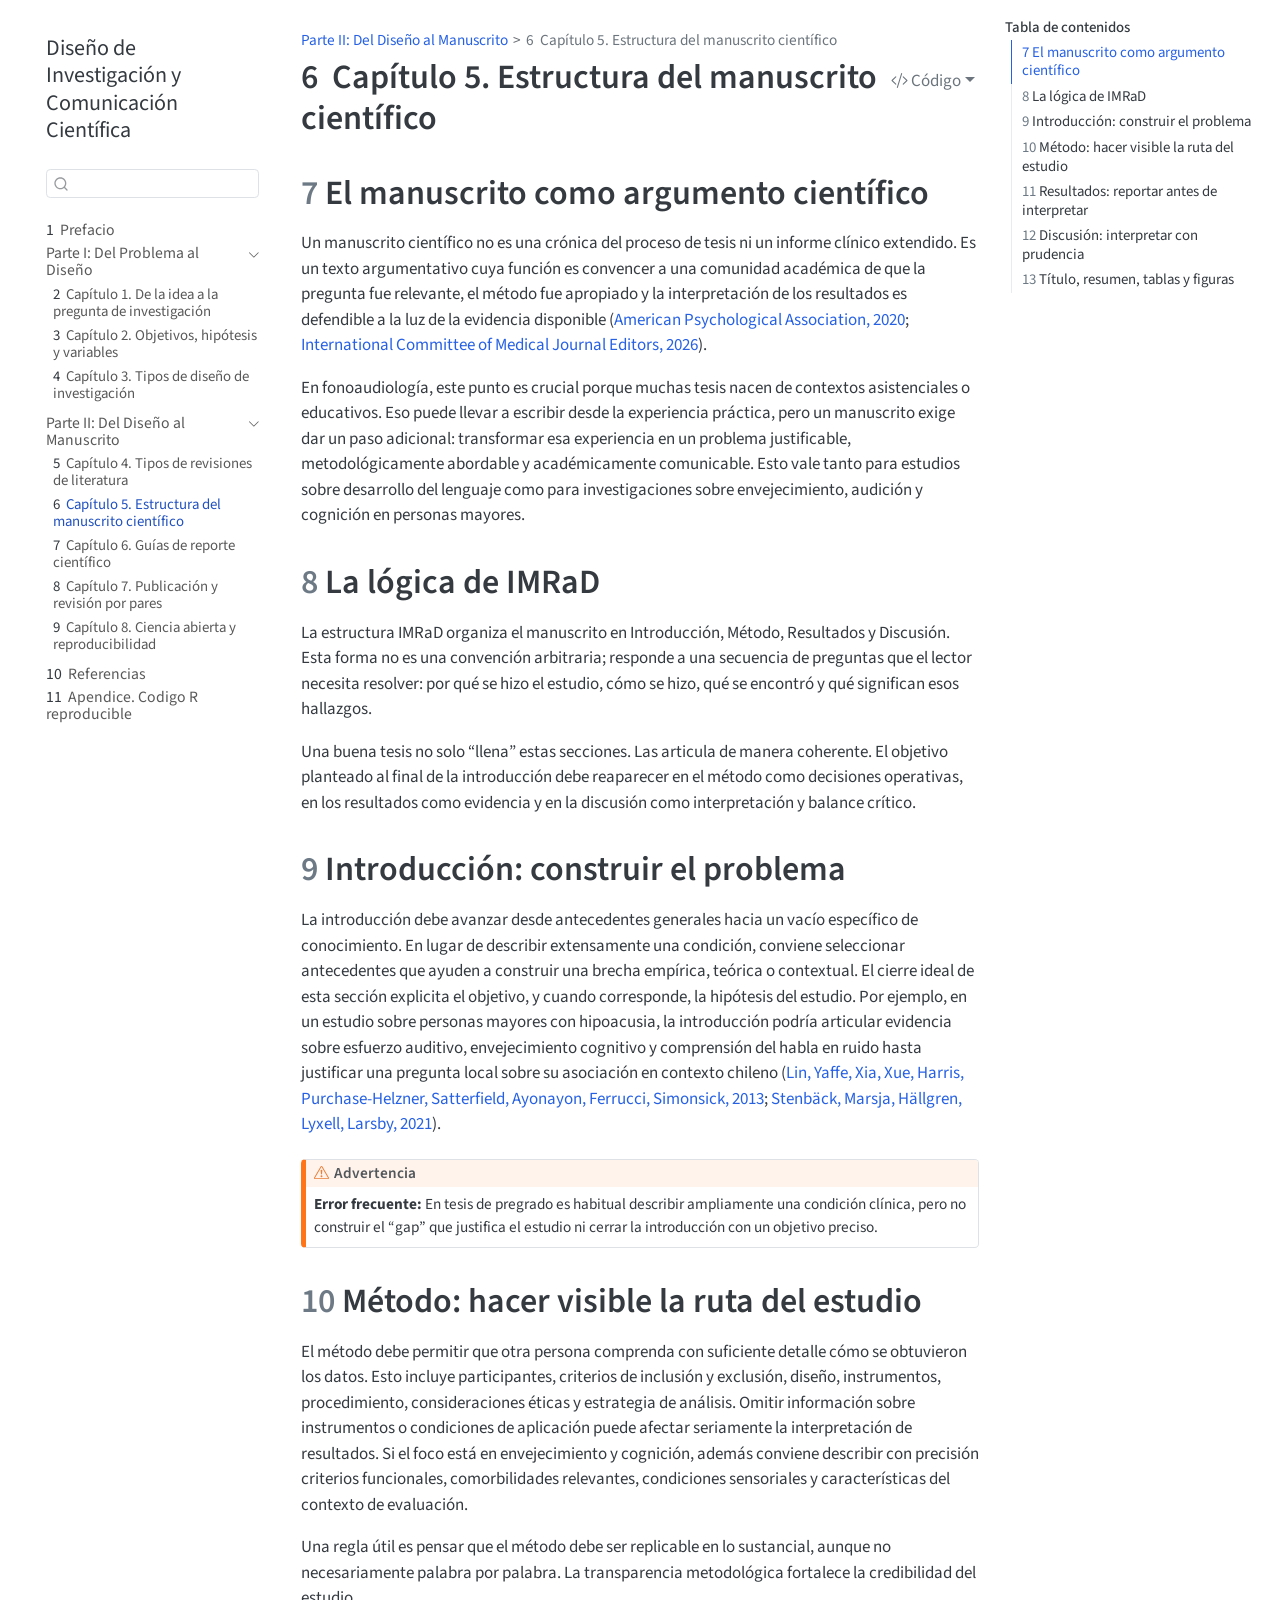
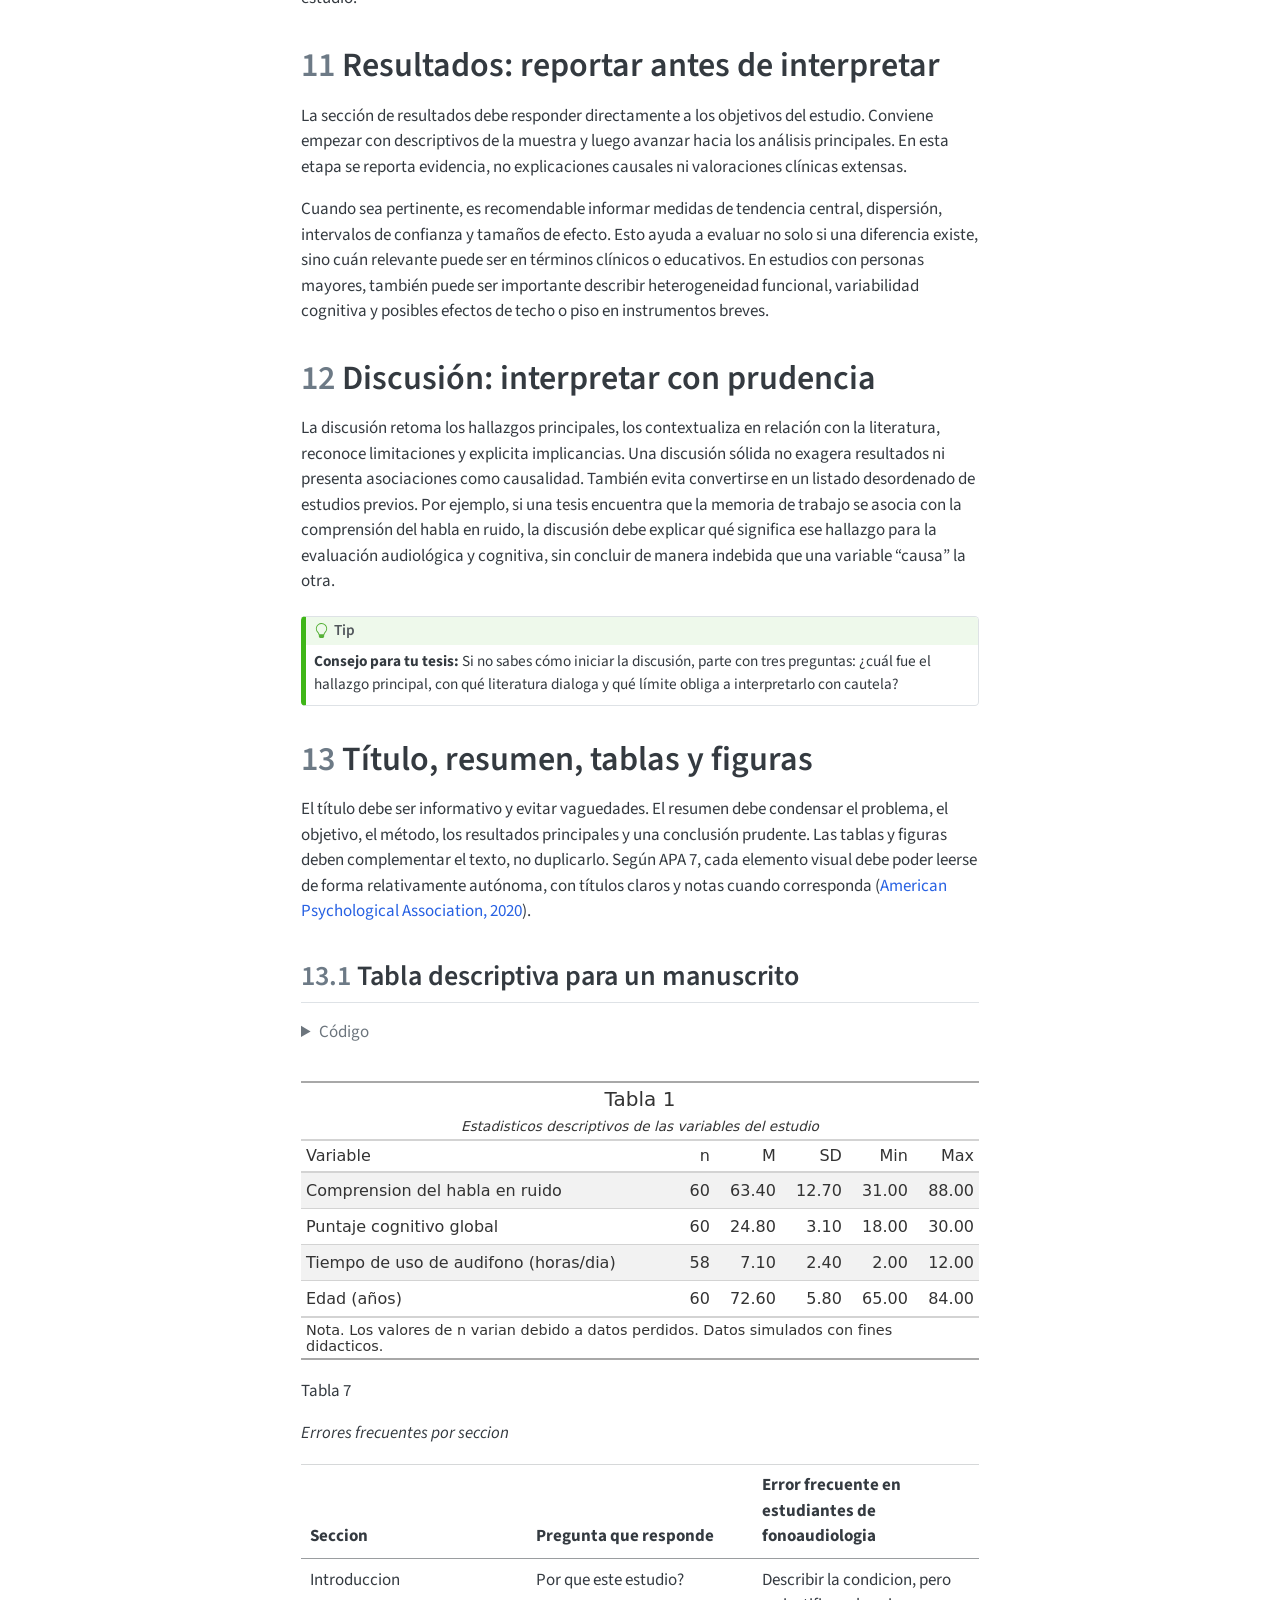
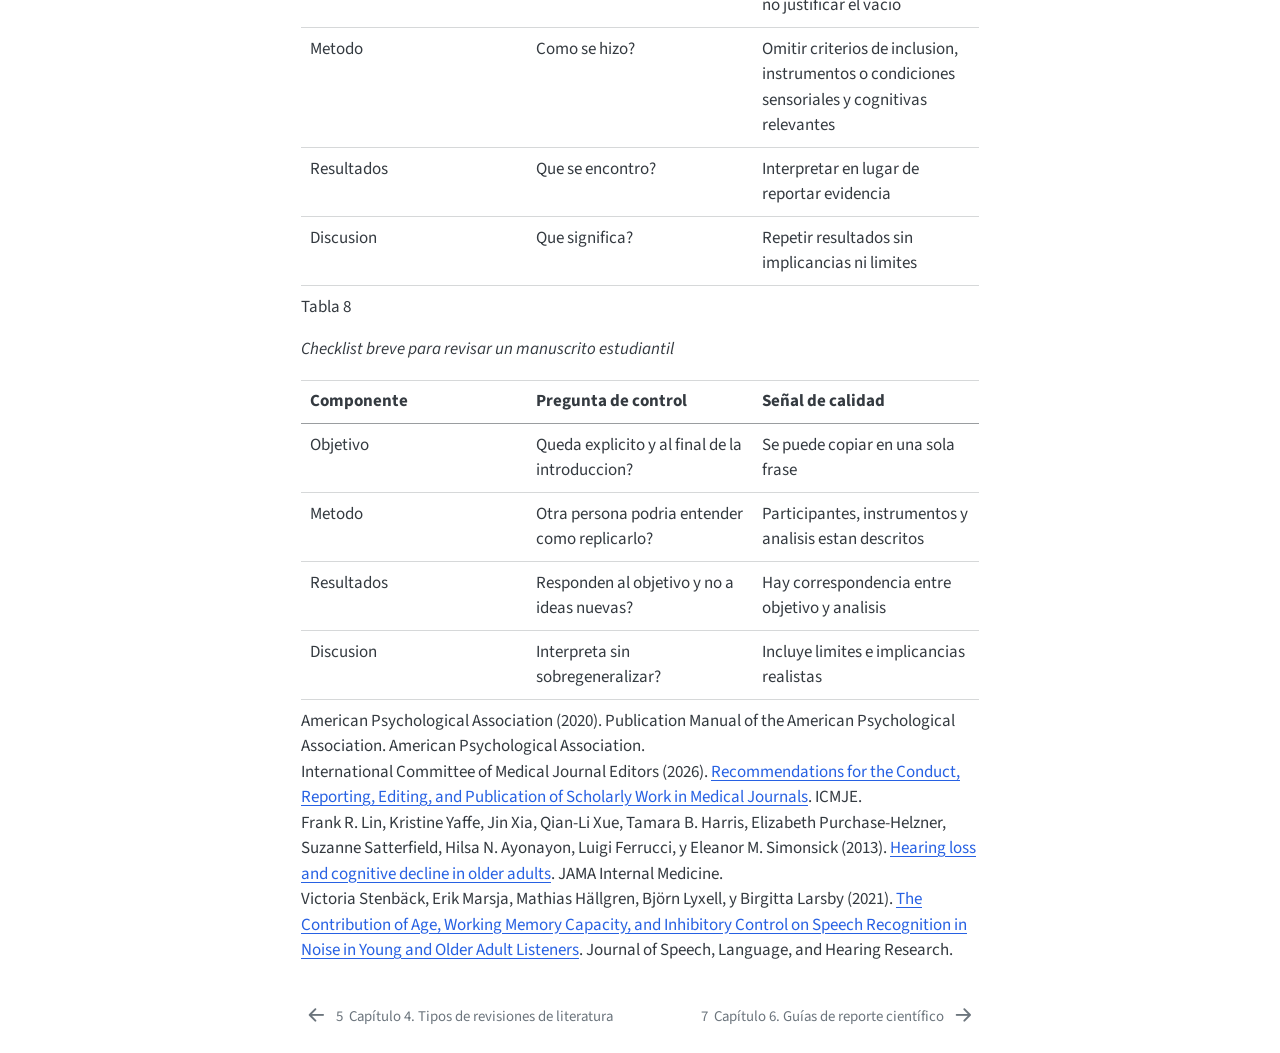
<file: 04-manuscrito.html>
<!DOCTYPE html>
<html xmlns="http://www.w3.org/1999/xhtml" lang="es" xml:lang="es"><head>

<meta charset="utf-8">
<meta name="generator" content="quarto-1.8.26">

<meta name="viewport" content="width=device-width, initial-scale=1.0, user-scalable=yes">


<title>6&nbsp; Capítulo 5. Estructura del manuscrito científico – Diseño de Investigación y Comunicación Científica</title>
<style>
code{white-space: pre-wrap;}
span.smallcaps{font-variant: small-caps;}
div.columns{display: flex; gap: min(4vw, 1.5em);}
div.column{flex: auto; overflow-x: auto;}
div.hanging-indent{margin-left: 1.5em; text-indent: -1.5em;}
ul.task-list{list-style: none;}
ul.task-list li input[type="checkbox"] {
  width: 0.8em;
  margin: 0 0.8em 0.2em -1em; /* quarto-specific, see https://github.com/quarto-dev/quarto-cli/issues/4556 */ 
  vertical-align: middle;
}
/* CSS for syntax highlighting */
html { -webkit-text-size-adjust: 100%; }
pre > code.sourceCode { white-space: pre; position: relative; }
pre > code.sourceCode > span { display: inline-block; line-height: 1.25; }
pre > code.sourceCode > span:empty { height: 1.2em; }
.sourceCode { overflow: visible; }
code.sourceCode > span { color: inherit; text-decoration: inherit; }
div.sourceCode { margin: 1em 0; }
pre.sourceCode { margin: 0; }
@media screen {
div.sourceCode { overflow: auto; }
}
@media print {
pre > code.sourceCode { white-space: pre-wrap; }
pre > code.sourceCode > span { text-indent: -5em; padding-left: 5em; }
}
pre.numberSource code
  { counter-reset: source-line 0; }
pre.numberSource code > span
  { position: relative; left: -4em; counter-increment: source-line; }
pre.numberSource code > span > a:first-child::before
  { content: counter(source-line);
    position: relative; left: -1em; text-align: right; vertical-align: baseline;
    border: none; display: inline-block;
    -webkit-touch-callout: none; -webkit-user-select: none;
    -khtml-user-select: none; -moz-user-select: none;
    -ms-user-select: none; user-select: none;
    padding: 0 4px; width: 4em;
  }
pre.numberSource { margin-left: 3em;  padding-left: 4px; }
div.sourceCode
  {   }
@media screen {
pre > code.sourceCode > span > a:first-child::before { text-decoration: underline; }
}
/* CSS for citations */
div.csl-bib-body { }
div.csl-entry {
  clear: both;
}
.hanging-indent div.csl-entry {
  margin-left:2em;
  text-indent:-2em;
}
div.csl-left-margin {
  min-width:2em;
  float:left;
}
div.csl-right-inline {
  margin-left:2em;
  padding-left:1em;
}
div.csl-indent {
  margin-left: 2em;
}</style>


<script src="site_libs/quarto-nav/quarto-nav.js"></script>
<script src="site_libs/quarto-nav/headroom.min.js"></script>
<script src="site_libs/clipboard/clipboard.min.js"></script>
<script src="site_libs/quarto-search/autocomplete.umd.js"></script>
<script src="site_libs/quarto-search/fuse.min.js"></script>
<script src="site_libs/quarto-search/quarto-search.js"></script>
<meta name="quarto:offset" content="./">
<link href="./05-reporte.html" rel="next">
<link href="./04-revisiones.html" rel="prev">
<script src="site_libs/quarto-html/quarto.js" type="module"></script>
<script src="site_libs/quarto-html/tabsets/tabsets.js" type="module"></script>
<script src="site_libs/quarto-html/axe/axe-check.js" type="module"></script>
<script src="site_libs/quarto-html/popper.min.js"></script>
<script src="site_libs/quarto-html/tippy.umd.min.js"></script>
<script src="site_libs/quarto-html/anchor.min.js"></script>
<link href="site_libs/quarto-html/tippy.css" rel="stylesheet">
<link href="site_libs/quarto-html/quarto-syntax-highlighting-587c61ba64f3a5504c4d52d930310e48.css" rel="stylesheet" id="quarto-text-highlighting-styles">
<script src="site_libs/bootstrap/bootstrap.min.js"></script>
<link href="site_libs/bootstrap/bootstrap-icons.css" rel="stylesheet">
<link href="site_libs/bootstrap/bootstrap-27c261d06b905028a18691de25d09dde.min.css" rel="stylesheet" append-hash="true" id="quarto-bootstrap" data-mode="light">
<script id="quarto-search-options" type="application/json">{
  "location": "sidebar",
  "copy-button": false,
  "collapse-after": 3,
  "panel-placement": "start",
  "type": "textbox",
  "limit": 50,
  "keyboard-shortcut": [
    "f",
    "/",
    "s"
  ],
  "show-item-context": false,
  "language": {
    "search-no-results-text": "No se han encontrado resultados",
    "search-matching-documents-text": "documentos encontrados",
    "search-copy-link-title": "Copiar el enlace en la búsqueda",
    "search-hide-matches-text": "Ocultar resultados adicionales",
    "search-more-match-text": "resultado adicional en este documento",
    "search-more-matches-text": "resultados adicionales en este documento",
    "search-clear-button-title": "Borrar",
    "search-text-placeholder": "",
    "search-detached-cancel-button-title": "Cancelar",
    "search-submit-button-title": "Enviar",
    "search-label": "Buscar"
  }
}</script>


</head>

<body class="nav-sidebar floating quarto-light">

<div id="quarto-search-results"></div>
  <header id="quarto-header" class="headroom fixed-top">
  <nav class="quarto-secondary-nav">
    <div class="container-fluid d-flex">
      <button type="button" class="quarto-btn-toggle btn" data-bs-toggle="collapse" role="button" data-bs-target=".quarto-sidebar-collapse-item" aria-controls="quarto-sidebar" aria-expanded="false" aria-label="Alternar barra lateral" onclick="if (window.quartoToggleHeadroom) { window.quartoToggleHeadroom(); }">
        <i class="bi bi-layout-text-sidebar-reverse"></i>
      </button>
        <nav class="quarto-page-breadcrumbs" aria-label="breadcrumb"><ol class="breadcrumb"><li class="breadcrumb-item"><a href="./04-revisiones.html">Parte II: Del Diseño al Manuscrito</a></li><li class="breadcrumb-item"><a href="./04-manuscrito.html"><span class="chapter-number">6</span>&nbsp; <span class="chapter-title">Capítulo 5. Estructura del manuscrito científico</span></a></li></ol></nav>
        <a class="flex-grow-1" role="navigation" data-bs-toggle="collapse" data-bs-target=".quarto-sidebar-collapse-item" aria-controls="quarto-sidebar" aria-expanded="false" aria-label="Alternar barra lateral" onclick="if (window.quartoToggleHeadroom) { window.quartoToggleHeadroom(); }">      
        </a>
      <button type="button" class="btn quarto-search-button" aria-label="Buscar" onclick="window.quartoOpenSearch();">
        <i class="bi bi-search"></i>
      </button>
    </div>
  </nav>
</header>
<!-- content -->
<div id="quarto-content" class="quarto-container page-columns page-rows-contents page-layout-article">
<!-- sidebar -->
  <nav id="quarto-sidebar" class="sidebar collapse collapse-horizontal quarto-sidebar-collapse-item sidebar-navigation floating overflow-auto">
    <div class="pt-lg-2 mt-2 text-left sidebar-header">
    <div class="sidebar-title mb-0 py-0">
      <a href="./">Diseño de Investigación y Comunicación Científica</a> 
    </div>
      </div>
        <div class="mt-2 flex-shrink-0 align-items-center">
        <div class="sidebar-search">
        <div id="quarto-search" class="" title="Buscar"></div>
        </div>
        </div>
    <div class="sidebar-menu-container"> 
    <ul class="list-unstyled mt-1">
        <li class="sidebar-item">
  <div class="sidebar-item-container"> 
  <a href="./index.html" class="sidebar-item-text sidebar-link">
 <span class="menu-text"><span class="chapter-number">1</span>&nbsp; <span class="chapter-title">Prefacio</span></span></a>
  </div>
</li>
        <li class="sidebar-item sidebar-item-section">
      <div class="sidebar-item-container"> 
            <a class="sidebar-item-text sidebar-link text-start" data-bs-toggle="collapse" data-bs-target="#quarto-sidebar-section-1" role="navigation" aria-expanded="true">
 <span class="menu-text">Parte I: Del Problema al Diseño</span></a>
          <a class="sidebar-item-toggle text-start" data-bs-toggle="collapse" data-bs-target="#quarto-sidebar-section-1" role="navigation" aria-expanded="true" aria-label="Alternar sección">
            <i class="bi bi-chevron-right ms-2"></i>
          </a> 
      </div>
      <ul id="quarto-sidebar-section-1" class="collapse list-unstyled sidebar-section depth1 show">  
          <li class="sidebar-item">
  <div class="sidebar-item-container"> 
  <a href="./01-pregunta.html" class="sidebar-item-text sidebar-link">
 <span class="menu-text"><span class="chapter-number">2</span>&nbsp; <span class="chapter-title">Capítulo 1. De la idea a la pregunta de investigación</span></span></a>
  </div>
</li>
          <li class="sidebar-item">
  <div class="sidebar-item-container"> 
  <a href="./02-objetivos.html" class="sidebar-item-text sidebar-link">
 <span class="menu-text"><span class="chapter-number">3</span>&nbsp; <span class="chapter-title">Capítulo 2. Objetivos, hipótesis y variables</span></span></a>
  </div>
</li>
          <li class="sidebar-item">
  <div class="sidebar-item-container"> 
  <a href="./03-disenos.html" class="sidebar-item-text sidebar-link">
 <span class="menu-text"><span class="chapter-number">4</span>&nbsp; <span class="chapter-title">Capítulo 3. Tipos de diseño de investigación</span></span></a>
  </div>
</li>
      </ul>
  </li>
        <li class="sidebar-item sidebar-item-section">
      <div class="sidebar-item-container"> 
            <a class="sidebar-item-text sidebar-link text-start" data-bs-toggle="collapse" data-bs-target="#quarto-sidebar-section-2" role="navigation" aria-expanded="true">
 <span class="menu-text">Parte II: Del Diseño al Manuscrito</span></a>
          <a class="sidebar-item-toggle text-start" data-bs-toggle="collapse" data-bs-target="#quarto-sidebar-section-2" role="navigation" aria-expanded="true" aria-label="Alternar sección">
            <i class="bi bi-chevron-right ms-2"></i>
          </a> 
      </div>
      <ul id="quarto-sidebar-section-2" class="collapse list-unstyled sidebar-section depth1 show">  
          <li class="sidebar-item">
  <div class="sidebar-item-container"> 
  <a href="./04-revisiones.html" class="sidebar-item-text sidebar-link">
 <span class="menu-text"><span class="chapter-number">5</span>&nbsp; <span class="chapter-title">Capítulo 4. Tipos de revisiones de literatura</span></span></a>
  </div>
</li>
          <li class="sidebar-item">
  <div class="sidebar-item-container"> 
  <a href="./04-manuscrito.html" class="sidebar-item-text sidebar-link active">
 <span class="menu-text"><span class="chapter-number">6</span>&nbsp; <span class="chapter-title">Capítulo 5. Estructura del manuscrito científico</span></span></a>
  </div>
</li>
          <li class="sidebar-item">
  <div class="sidebar-item-container"> 
  <a href="./05-reporte.html" class="sidebar-item-text sidebar-link">
 <span class="menu-text"><span class="chapter-number">7</span>&nbsp; <span class="chapter-title">Capítulo 6. Guías de reporte científico</span></span></a>
  </div>
</li>
          <li class="sidebar-item">
  <div class="sidebar-item-container"> 
  <a href="./06-publicacion.html" class="sidebar-item-text sidebar-link">
 <span class="menu-text"><span class="chapter-number">8</span>&nbsp; <span class="chapter-title">Capítulo 7. Publicación y revisión por pares</span></span></a>
  </div>
</li>
          <li class="sidebar-item">
  <div class="sidebar-item-container"> 
  <a href="./07-ciencia-abierta.html" class="sidebar-item-text sidebar-link">
 <span class="menu-text"><span class="chapter-number">9</span>&nbsp; <span class="chapter-title">Capítulo 8. Ciencia abierta y reproducibilidad</span></span></a>
  </div>
</li>
      </ul>
  </li>
        <li class="sidebar-item">
  <div class="sidebar-item-container"> 
  <a href="./referencias.html" class="sidebar-item-text sidebar-link">
 <span class="menu-text"><span class="chapter-number">10</span>&nbsp; <span class="chapter-title">Referencias</span></span></a>
  </div>
</li>
        <li class="sidebar-item">
  <div class="sidebar-item-container"> 
  <a href="./apendice-r.html" class="sidebar-item-text sidebar-link">
 <span class="menu-text"><span class="chapter-number">11</span>&nbsp; <span class="chapter-title">Apendice. Codigo R reproducible</span></span></a>
  </div>
</li>
    </ul>
    </div>
</nav>
<div id="quarto-sidebar-glass" class="quarto-sidebar-collapse-item" data-bs-toggle="collapse" data-bs-target=".quarto-sidebar-collapse-item"></div>
<!-- margin-sidebar -->
    <div id="quarto-margin-sidebar" class="sidebar margin-sidebar">
        <nav id="TOC" role="doc-toc" class="toc-active">
    <h2 id="toc-title">Tabla de contenidos</h2>
   
  <ul>
  <li><a href="#el-manuscrito-como-argumento-científico" id="toc-el-manuscrito-como-argumento-científico" class="nav-link active" data-scroll-target="#el-manuscrito-como-argumento-científico"><span class="header-section-number">7</span> El manuscrito como argumento científico</a></li>
  <li><a href="#la-lógica-de-imrad" id="toc-la-lógica-de-imrad" class="nav-link" data-scroll-target="#la-lógica-de-imrad"><span class="header-section-number">8</span> La lógica de IMRaD</a></li>
  <li><a href="#introducción-construir-el-problema" id="toc-introducción-construir-el-problema" class="nav-link" data-scroll-target="#introducción-construir-el-problema"><span class="header-section-number">9</span> Introducción: construir el problema</a></li>
  <li><a href="#método-hacer-visible-la-ruta-del-estudio" id="toc-método-hacer-visible-la-ruta-del-estudio" class="nav-link" data-scroll-target="#método-hacer-visible-la-ruta-del-estudio"><span class="header-section-number">10</span> Método: hacer visible la ruta del estudio</a></li>
  <li><a href="#resultados-reportar-antes-de-interpretar" id="toc-resultados-reportar-antes-de-interpretar" class="nav-link" data-scroll-target="#resultados-reportar-antes-de-interpretar"><span class="header-section-number">11</span> Resultados: reportar antes de interpretar</a></li>
  <li><a href="#discusión-interpretar-con-prudencia" id="toc-discusión-interpretar-con-prudencia" class="nav-link" data-scroll-target="#discusión-interpretar-con-prudencia"><span class="header-section-number">12</span> Discusión: interpretar con prudencia</a></li>
  <li><a href="#título-resumen-tablas-y-figuras" id="toc-título-resumen-tablas-y-figuras" class="nav-link" data-scroll-target="#título-resumen-tablas-y-figuras"><span class="header-section-number">13</span> Título, resumen, tablas y figuras</a>
  <ul class="collapse">
  <li><a href="#tabla-descriptiva-para-un-manuscrito" id="toc-tabla-descriptiva-para-un-manuscrito" class="nav-link" data-scroll-target="#tabla-descriptiva-para-un-manuscrito"><span class="header-section-number">13.1</span> Tabla descriptiva para un manuscrito</a></li>
  </ul></li>
  </ul>
</nav>
    </div>
<!-- main -->
<main class="content" id="quarto-document-content">

<header id="title-block-header" class="quarto-title-block default"><nav class="quarto-page-breadcrumbs quarto-title-breadcrumbs d-none d-lg-block" aria-label="breadcrumb"><ol class="breadcrumb"><li class="breadcrumb-item"><a href="./04-revisiones.html">Parte II: Del Diseño al Manuscrito</a></li><li class="breadcrumb-item"><a href="./04-manuscrito.html"><span class="chapter-number">6</span>&nbsp; <span class="chapter-title">Capítulo 5. Estructura del manuscrito científico</span></a></li></ol></nav>
<div class="quarto-title">
<div class="quarto-title-block"><div><h1 class="title"><span class="chapter-number">6</span>&nbsp; <span class="chapter-title">Capítulo 5. Estructura del manuscrito científico</span></h1><button type="button" class="btn code-tools-button dropdown-toggle" id="quarto-code-tools-menu" data-bs-toggle="dropdown" aria-expanded="false"><i class="bi"></i> Código</button><ul class="dropdown-menu dropdown-menu-end" aria-labelelledby="quarto-code-tools-menu"><li><a id="quarto-show-all-code" class="dropdown-item" href="javascript:void(0)" role="button">Mostrar todo el código</a></li><li><a id="quarto-hide-all-code" class="dropdown-item" href="javascript:void(0)" role="button">Ocultar todo el código</a></li><li><hr class="dropdown-divider"></li><li><a id="quarto-view-source" class="dropdown-item" href="javascript:void(0)" role="button">Ver el código fuente</a></li></ul></div></div>
</div>



<div class="quarto-title-meta">

    
  
    
  </div>
  


</header>


<section id="el-manuscrito-como-argumento-científico" class="level1" data-number="7">
<h1 data-number="7"><span class="header-section-number">7</span> El manuscrito como argumento científico</h1>
<p>Un manuscrito científico no es una crónica del proceso de tesis ni un informe clínico extendido. Es un texto argumentativo cuya función es convencer a una comunidad académica de que la pregunta fue relevante, el método fue apropiado y la interpretación de los resultados es defendible a la luz de la evidencia disponible <span class="citation" data-cites="apa2020 icmje_recommendations">(<a href="#ref-apa2020" role="doc-biblioref">American Psychological Association, 2020</a>; <a href="#ref-icmje_recommendations" role="doc-biblioref">International Committee of Medical Journal Editors, 2026</a>)</span>.</p>
<p>En fonoaudiología, este punto es crucial porque muchas tesis nacen de contextos asistenciales o educativos. Eso puede llevar a escribir desde la experiencia práctica, pero un manuscrito exige dar un paso adicional: transformar esa experiencia en un problema justificable, metodológicamente abordable y académicamente comunicable. Esto vale tanto para estudios sobre desarrollo del lenguaje como para investigaciones sobre envejecimiento, audición y cognición en personas mayores.</p>
</section>
<section id="la-lógica-de-imrad" class="level1" data-number="8">
<h1 data-number="8"><span class="header-section-number">8</span> La lógica de IMRaD</h1>
<p>La estructura IMRaD organiza el manuscrito en Introducción, Método, Resultados y Discusión. Esta forma no es una convención arbitraria; responde a una secuencia de preguntas que el lector necesita resolver: por qué se hizo el estudio, cómo se hizo, qué se encontró y qué significan esos hallazgos.</p>
<p>Una buena tesis no solo “llena” estas secciones. Las articula de manera coherente. El objetivo planteado al final de la introducción debe reaparecer en el método como decisiones operativas, en los resultados como evidencia y en la discusión como interpretación y balance crítico.</p>
</section>
<section id="introducción-construir-el-problema" class="level1" data-number="9">
<h1 data-number="9"><span class="header-section-number">9</span> Introducción: construir el problema</h1>
<p>La introducción debe avanzar desde antecedentes generales hacia un vacío específico de conocimiento. En lugar de describir extensamente una condición, conviene seleccionar antecedentes que ayuden a construir una brecha empírica, teórica o contextual. El cierre ideal de esta sección explicita el objetivo, y cuando corresponde, la hipótesis del estudio. Por ejemplo, en un estudio sobre personas mayores con hipoacusia, la introducción podría articular evidencia sobre esfuerzo auditivo, envejecimiento cognitivo y comprensión del habla en ruido hasta justificar una pregunta local sobre su asociación en contexto chileno <span class="citation" data-cites="lin2013hearing stenback2021contribution">(<a href="#ref-lin2013hearing" role="doc-biblioref">Lin, Yaffe, Xia, Xue, Harris, Purchase-Helzner, Satterfield, Ayonayon, Ferrucci, Simonsick, 2013</a>; <a href="#ref-stenback2021contribution" role="doc-biblioref">Stenbäck, Marsja, Hällgren, Lyxell, Larsby, 2021</a>)</span>.</p>
<div class="callout callout-style-default callout-warning callout-titled">
<div class="callout-header d-flex align-content-center">
<div class="callout-icon-container">
<i class="callout-icon"></i>
</div>
<div class="callout-title-container flex-fill">
Advertencia
</div>
</div>
<div class="callout-body-container callout-body">
<p><strong>Error frecuente:</strong> En tesis de pregrado es habitual describir ampliamente una condición clínica, pero no construir el “gap” que justifica el estudio ni cerrar la introducción con un objetivo preciso.</p>
</div>
</div>
</section>
<section id="método-hacer-visible-la-ruta-del-estudio" class="level1" data-number="10">
<h1 data-number="10"><span class="header-section-number">10</span> Método: hacer visible la ruta del estudio</h1>
<p>El método debe permitir que otra persona comprenda con suficiente detalle cómo se obtuvieron los datos. Esto incluye participantes, criterios de inclusión y exclusión, diseño, instrumentos, procedimiento, consideraciones éticas y estrategia de análisis. Omitir información sobre instrumentos o condiciones de aplicación puede afectar seriamente la interpretación de resultados. Si el foco está en envejecimiento y cognición, además conviene describir con precisión criterios funcionales, comorbilidades relevantes, condiciones sensoriales y características del contexto de evaluación.</p>
<p>Una regla útil es pensar que el método debe ser replicable en lo sustancial, aunque no necesariamente palabra por palabra. La transparencia metodológica fortalece la credibilidad del estudio.</p>
</section>
<section id="resultados-reportar-antes-de-interpretar" class="level1" data-number="11">
<h1 data-number="11"><span class="header-section-number">11</span> Resultados: reportar antes de interpretar</h1>
<p>La sección de resultados debe responder directamente a los objetivos del estudio. Conviene empezar con descriptivos de la muestra y luego avanzar hacia los análisis principales. En esta etapa se reporta evidencia, no explicaciones causales ni valoraciones clínicas extensas.</p>
<p>Cuando sea pertinente, es recomendable informar medidas de tendencia central, dispersión, intervalos de confianza y tamaños de efecto. Esto ayuda a evaluar no solo si una diferencia existe, sino cuán relevante puede ser en términos clínicos o educativos. En estudios con personas mayores, también puede ser importante describir heterogeneidad funcional, variabilidad cognitiva y posibles efectos de techo o piso en instrumentos breves.</p>
</section>
<section id="discusión-interpretar-con-prudencia" class="level1" data-number="12">
<h1 data-number="12"><span class="header-section-number">12</span> Discusión: interpretar con prudencia</h1>
<p>La discusión retoma los hallazgos principales, los contextualiza en relación con la literatura, reconoce limitaciones y explicita implicancias. Una discusión sólida no exagera resultados ni presenta asociaciones como causalidad. También evita convertirse en un listado desordenado de estudios previos. Por ejemplo, si una tesis encuentra que la memoria de trabajo se asocia con la comprensión del habla en ruido, la discusión debe explicar qué significa ese hallazgo para la evaluación audiológica y cognitiva, sin concluir de manera indebida que una variable “causa” la otra.</p>
<div class="callout callout-style-default callout-tip callout-titled">
<div class="callout-header d-flex align-content-center">
<div class="callout-icon-container">
<i class="callout-icon"></i>
</div>
<div class="callout-title-container flex-fill">
Tip
</div>
</div>
<div class="callout-body-container callout-body">
<p><strong>Consejo para tu tesis:</strong> Si no sabes cómo iniciar la discusión, parte con tres preguntas: ¿cuál fue el hallazgo principal, con qué literatura dialoga y qué límite obliga a interpretarlo con cautela?</p>
</div>
</div>
</section>
<section id="título-resumen-tablas-y-figuras" class="level1" data-number="13">
<h1 data-number="13"><span class="header-section-number">13</span> Título, resumen, tablas y figuras</h1>
<p>El título debe ser informativo y evitar vaguedades. El resumen debe condensar el problema, el objetivo, el método, los resultados principales y una conclusión prudente. Las tablas y figuras deben complementar el texto, no duplicarlo. Según APA 7, cada elemento visual debe poder leerse de forma relativamente autónoma, con títulos claros y notas cuando corresponda <span class="citation" data-cites="apa2020">(<a href="#ref-apa2020" role="doc-biblioref">American Psychological Association, 2020</a>)</span>.</p>
<section id="tabla-descriptiva-para-un-manuscrito" class="level2" data-number="13.1">
<h2 data-number="13.1" class="anchored" data-anchor-id="tabla-descriptiva-para-un-manuscrito"><span class="header-section-number">13.1</span> Tabla descriptiva para un manuscrito</h2>
<div class="cell">
<details class="code-fold">
<summary>Código</summary>
<div class="code-copy-outer-scaffold"><div class="sourceCode cell-code" id="cb1"><pre class="sourceCode r code-with-copy"><code class="sourceCode r"><span id="cb1-1"><a href="#cb1-1" aria-hidden="true" tabindex="-1"></a><span class="co"># Tabla de descriptivos para una seccion de resultados</span></span>
<span id="cb1-2"><a href="#cb1-2" aria-hidden="true" tabindex="-1"></a><span class="fu">library</span>(gt)</span>
<span id="cb1-3"><a href="#cb1-3" aria-hidden="true" tabindex="-1"></a><span class="fu">library</span>(tidyverse)</span>
<span id="cb1-4"><a href="#cb1-4" aria-hidden="true" tabindex="-1"></a></span>
<span id="cb1-5"><a href="#cb1-5" aria-hidden="true" tabindex="-1"></a>tabla_desc <span class="ot">&lt;-</span> <span class="fu">tibble</span>(</span>
<span id="cb1-6"><a href="#cb1-6" aria-hidden="true" tabindex="-1"></a>  <span class="at">Variable =</span> <span class="fu">c</span>(</span>
<span id="cb1-7"><a href="#cb1-7" aria-hidden="true" tabindex="-1"></a>    <span class="st">"Comprension del habla en ruido"</span>,</span>
<span id="cb1-8"><a href="#cb1-8" aria-hidden="true" tabindex="-1"></a>    <span class="st">"Puntaje cognitivo global"</span>,</span>
<span id="cb1-9"><a href="#cb1-9" aria-hidden="true" tabindex="-1"></a>    <span class="st">"Tiempo de uso de audifono (horas/dia)"</span>,</span>
<span id="cb1-10"><a href="#cb1-10" aria-hidden="true" tabindex="-1"></a>    <span class="st">"Edad (años)"</span></span>
<span id="cb1-11"><a href="#cb1-11" aria-hidden="true" tabindex="-1"></a>  ),</span>
<span id="cb1-12"><a href="#cb1-12" aria-hidden="true" tabindex="-1"></a>  <span class="at">n =</span> <span class="fu">c</span>(<span class="dv">60</span>, <span class="dv">60</span>, <span class="dv">58</span>, <span class="dv">60</span>),</span>
<span id="cb1-13"><a href="#cb1-13" aria-hidden="true" tabindex="-1"></a>  <span class="at">M =</span> <span class="fu">c</span>(<span class="fl">63.4</span>, <span class="fl">24.8</span>, <span class="fl">7.1</span>, <span class="fl">72.6</span>),</span>
<span id="cb1-14"><a href="#cb1-14" aria-hidden="true" tabindex="-1"></a>  <span class="at">SD =</span> <span class="fu">c</span>(<span class="fl">12.7</span>, <span class="fl">3.1</span>, <span class="fl">2.4</span>, <span class="fl">5.8</span>),</span>
<span id="cb1-15"><a href="#cb1-15" aria-hidden="true" tabindex="-1"></a>  <span class="at">Min =</span> <span class="fu">c</span>(<span class="fl">31.0</span>, <span class="fl">18.0</span>, <span class="fl">2.0</span>, <span class="fl">65.0</span>),</span>
<span id="cb1-16"><a href="#cb1-16" aria-hidden="true" tabindex="-1"></a>  <span class="at">Max =</span> <span class="fu">c</span>(<span class="fl">88.0</span>, <span class="fl">30.0</span>, <span class="fl">12.0</span>, <span class="fl">84.0</span>)</span>
<span id="cb1-17"><a href="#cb1-17" aria-hidden="true" tabindex="-1"></a>)</span>
<span id="cb1-18"><a href="#cb1-18" aria-hidden="true" tabindex="-1"></a></span>
<span id="cb1-19"><a href="#cb1-19" aria-hidden="true" tabindex="-1"></a>tabla_desc <span class="sc">|&gt;</span></span>
<span id="cb1-20"><a href="#cb1-20" aria-hidden="true" tabindex="-1"></a>  <span class="fu">gt</span>() <span class="sc">|&gt;</span></span>
<span id="cb1-21"><a href="#cb1-21" aria-hidden="true" tabindex="-1"></a>  <span class="fu">tab_header</span>(</span>
<span id="cb1-22"><a href="#cb1-22" aria-hidden="true" tabindex="-1"></a>    <span class="at">title =</span> <span class="st">"Tabla 1"</span>,</span>
<span id="cb1-23"><a href="#cb1-23" aria-hidden="true" tabindex="-1"></a>    <span class="at">subtitle =</span> <span class="fu">md</span>(<span class="st">"*Estadisticos descriptivos de las variables del estudio*"</span>)</span>
<span id="cb1-24"><a href="#cb1-24" aria-hidden="true" tabindex="-1"></a>  ) <span class="sc">|&gt;</span></span>
<span id="cb1-25"><a href="#cb1-25" aria-hidden="true" tabindex="-1"></a>  <span class="fu">fmt_number</span>(<span class="at">columns =</span> <span class="fu">c</span>(M, SD, Min, Max), <span class="at">decimals =</span> <span class="dv">2</span>) <span class="sc">|&gt;</span></span>
<span id="cb1-26"><a href="#cb1-26" aria-hidden="true" tabindex="-1"></a>  <span class="fu">tab_source_note</span>(</span>
<span id="cb1-27"><a href="#cb1-27" aria-hidden="true" tabindex="-1"></a>    <span class="st">"Nota. Los valores de n varian debido a datos perdidos. Datos simulados con fines didacticos."</span></span>
<span id="cb1-28"><a href="#cb1-28" aria-hidden="true" tabindex="-1"></a>  )</span></code></pre></div><button title="Copiar al portapapeles" class="code-copy-button"><i class="bi"></i></button></div>
</details>
<div class="cell-output-display">
<div id="izyrchnbzt" style="padding-left:0px;padding-right:0px;padding-top:10px;padding-bottom:10px;overflow-x:auto;overflow-y:auto;width:auto;height:auto;">
<style>#izyrchnbzt table {
  font-family: system-ui, 'Segoe UI', Roboto, Helvetica, Arial, sans-serif, 'Apple Color Emoji', 'Segoe UI Emoji', 'Segoe UI Symbol', 'Noto Color Emoji';
  -webkit-font-smoothing: antialiased;
  -moz-osx-font-smoothing: grayscale;
}

#izyrchnbzt thead, #izyrchnbzt tbody, #izyrchnbzt tfoot, #izyrchnbzt tr, #izyrchnbzt td, #izyrchnbzt th {
  border-style: none;
}

#izyrchnbzt p {
  margin: 0;
  padding: 0;
}

#izyrchnbzt .gt_table {
  display: table;
  border-collapse: collapse;
  line-height: normal;
  margin-left: auto;
  margin-right: auto;
  color: #333333;
  font-size: 16px;
  font-weight: normal;
  font-style: normal;
  background-color: #FFFFFF;
  width: auto;
  border-top-style: solid;
  border-top-width: 2px;
  border-top-color: #A8A8A8;
  border-right-style: none;
  border-right-width: 2px;
  border-right-color: #D3D3D3;
  border-bottom-style: solid;
  border-bottom-width: 2px;
  border-bottom-color: #A8A8A8;
  border-left-style: none;
  border-left-width: 2px;
  border-left-color: #D3D3D3;
}

#izyrchnbzt .gt_caption {
  padding-top: 4px;
  padding-bottom: 4px;
}

#izyrchnbzt .gt_title {
  color: #333333;
  font-size: 125%;
  font-weight: initial;
  padding-top: 4px;
  padding-bottom: 4px;
  padding-left: 5px;
  padding-right: 5px;
  border-bottom-color: #FFFFFF;
  border-bottom-width: 0;
}

#izyrchnbzt .gt_subtitle {
  color: #333333;
  font-size: 85%;
  font-weight: initial;
  padding-top: 3px;
  padding-bottom: 5px;
  padding-left: 5px;
  padding-right: 5px;
  border-top-color: #FFFFFF;
  border-top-width: 0;
}

#izyrchnbzt .gt_heading {
  background-color: #FFFFFF;
  text-align: center;
  border-bottom-color: #FFFFFF;
  border-left-style: none;
  border-left-width: 1px;
  border-left-color: #D3D3D3;
  border-right-style: none;
  border-right-width: 1px;
  border-right-color: #D3D3D3;
}

#izyrchnbzt .gt_bottom_border {
  border-bottom-style: solid;
  border-bottom-width: 2px;
  border-bottom-color: #D3D3D3;
}

#izyrchnbzt .gt_col_headings {
  border-top-style: solid;
  border-top-width: 2px;
  border-top-color: #D3D3D3;
  border-bottom-style: solid;
  border-bottom-width: 2px;
  border-bottom-color: #D3D3D3;
  border-left-style: none;
  border-left-width: 1px;
  border-left-color: #D3D3D3;
  border-right-style: none;
  border-right-width: 1px;
  border-right-color: #D3D3D3;
}

#izyrchnbzt .gt_col_heading {
  color: #333333;
  background-color: #FFFFFF;
  font-size: 100%;
  font-weight: normal;
  text-transform: inherit;
  border-left-style: none;
  border-left-width: 1px;
  border-left-color: #D3D3D3;
  border-right-style: none;
  border-right-width: 1px;
  border-right-color: #D3D3D3;
  vertical-align: bottom;
  padding-top: 5px;
  padding-bottom: 6px;
  padding-left: 5px;
  padding-right: 5px;
  overflow-x: hidden;
}

#izyrchnbzt .gt_column_spanner_outer {
  color: #333333;
  background-color: #FFFFFF;
  font-size: 100%;
  font-weight: normal;
  text-transform: inherit;
  padding-top: 0;
  padding-bottom: 0;
  padding-left: 4px;
  padding-right: 4px;
}

#izyrchnbzt .gt_column_spanner_outer:first-child {
  padding-left: 0;
}

#izyrchnbzt .gt_column_spanner_outer:last-child {
  padding-right: 0;
}

#izyrchnbzt .gt_column_spanner {
  border-bottom-style: solid;
  border-bottom-width: 2px;
  border-bottom-color: #D3D3D3;
  vertical-align: bottom;
  padding-top: 5px;
  padding-bottom: 5px;
  overflow-x: hidden;
  display: inline-block;
  width: 100%;
}

#izyrchnbzt .gt_spanner_row {
  border-bottom-style: hidden;
}

#izyrchnbzt .gt_group_heading {
  padding-top: 8px;
  padding-bottom: 8px;
  padding-left: 5px;
  padding-right: 5px;
  color: #333333;
  background-color: #FFFFFF;
  font-size: 100%;
  font-weight: initial;
  text-transform: inherit;
  border-top-style: solid;
  border-top-width: 2px;
  border-top-color: #D3D3D3;
  border-bottom-style: solid;
  border-bottom-width: 2px;
  border-bottom-color: #D3D3D3;
  border-left-style: none;
  border-left-width: 1px;
  border-left-color: #D3D3D3;
  border-right-style: none;
  border-right-width: 1px;
  border-right-color: #D3D3D3;
  vertical-align: middle;
  text-align: left;
}

#izyrchnbzt .gt_empty_group_heading {
  padding: 0.5px;
  color: #333333;
  background-color: #FFFFFF;
  font-size: 100%;
  font-weight: initial;
  border-top-style: solid;
  border-top-width: 2px;
  border-top-color: #D3D3D3;
  border-bottom-style: solid;
  border-bottom-width: 2px;
  border-bottom-color: #D3D3D3;
  vertical-align: middle;
}

#izyrchnbzt .gt_from_md > :first-child {
  margin-top: 0;
}

#izyrchnbzt .gt_from_md > :last-child {
  margin-bottom: 0;
}

#izyrchnbzt .gt_row {
  padding-top: 8px;
  padding-bottom: 8px;
  padding-left: 5px;
  padding-right: 5px;
  margin: 10px;
  border-top-style: solid;
  border-top-width: 1px;
  border-top-color: #D3D3D3;
  border-left-style: none;
  border-left-width: 1px;
  border-left-color: #D3D3D3;
  border-right-style: none;
  border-right-width: 1px;
  border-right-color: #D3D3D3;
  vertical-align: middle;
  overflow-x: hidden;
}

#izyrchnbzt .gt_stub {
  color: #333333;
  background-color: #FFFFFF;
  font-size: 100%;
  font-weight: initial;
  text-transform: inherit;
  border-right-style: solid;
  border-right-width: 2px;
  border-right-color: #D3D3D3;
  padding-left: 5px;
  padding-right: 5px;
}

#izyrchnbzt .gt_stub_row_group {
  color: #333333;
  background-color: #FFFFFF;
  font-size: 100%;
  font-weight: initial;
  text-transform: inherit;
  border-right-style: solid;
  border-right-width: 2px;
  border-right-color: #D3D3D3;
  padding-left: 5px;
  padding-right: 5px;
  vertical-align: top;
}

#izyrchnbzt .gt_row_group_first td {
  border-top-width: 2px;
}

#izyrchnbzt .gt_row_group_first th {
  border-top-width: 2px;
}

#izyrchnbzt .gt_summary_row {
  color: #333333;
  background-color: #FFFFFF;
  text-transform: inherit;
  padding-top: 8px;
  padding-bottom: 8px;
  padding-left: 5px;
  padding-right: 5px;
}

#izyrchnbzt .gt_first_summary_row {
  border-top-style: solid;
  border-top-color: #D3D3D3;
}

#izyrchnbzt .gt_first_summary_row.thick {
  border-top-width: 2px;
}

#izyrchnbzt .gt_last_summary_row {
  padding-top: 8px;
  padding-bottom: 8px;
  padding-left: 5px;
  padding-right: 5px;
  border-bottom-style: solid;
  border-bottom-width: 2px;
  border-bottom-color: #D3D3D3;
}

#izyrchnbzt .gt_grand_summary_row {
  color: #333333;
  background-color: #FFFFFF;
  text-transform: inherit;
  padding-top: 8px;
  padding-bottom: 8px;
  padding-left: 5px;
  padding-right: 5px;
}

#izyrchnbzt .gt_first_grand_summary_row {
  padding-top: 8px;
  padding-bottom: 8px;
  padding-left: 5px;
  padding-right: 5px;
  border-top-style: double;
  border-top-width: 6px;
  border-top-color: #D3D3D3;
}

#izyrchnbzt .gt_last_grand_summary_row_top {
  padding-top: 8px;
  padding-bottom: 8px;
  padding-left: 5px;
  padding-right: 5px;
  border-bottom-style: double;
  border-bottom-width: 6px;
  border-bottom-color: #D3D3D3;
}

#izyrchnbzt .gt_striped {
  background-color: rgba(128, 128, 128, 0.05);
}

#izyrchnbzt .gt_table_body {
  border-top-style: solid;
  border-top-width: 2px;
  border-top-color: #D3D3D3;
  border-bottom-style: solid;
  border-bottom-width: 2px;
  border-bottom-color: #D3D3D3;
}

#izyrchnbzt .gt_footnotes {
  color: #333333;
  background-color: #FFFFFF;
  border-bottom-style: none;
  border-bottom-width: 2px;
  border-bottom-color: #D3D3D3;
  border-left-style: none;
  border-left-width: 2px;
  border-left-color: #D3D3D3;
  border-right-style: none;
  border-right-width: 2px;
  border-right-color: #D3D3D3;
}

#izyrchnbzt .gt_footnote {
  margin: 0px;
  font-size: 90%;
  padding-top: 4px;
  padding-bottom: 4px;
  padding-left: 5px;
  padding-right: 5px;
}

#izyrchnbzt .gt_sourcenotes {
  color: #333333;
  background-color: #FFFFFF;
  border-bottom-style: none;
  border-bottom-width: 2px;
  border-bottom-color: #D3D3D3;
  border-left-style: none;
  border-left-width: 2px;
  border-left-color: #D3D3D3;
  border-right-style: none;
  border-right-width: 2px;
  border-right-color: #D3D3D3;
}

#izyrchnbzt .gt_sourcenote {
  font-size: 90%;
  padding-top: 4px;
  padding-bottom: 4px;
  padding-left: 5px;
  padding-right: 5px;
}

#izyrchnbzt .gt_left {
  text-align: left;
}

#izyrchnbzt .gt_center {
  text-align: center;
}

#izyrchnbzt .gt_right {
  text-align: right;
  font-variant-numeric: tabular-nums;
}

#izyrchnbzt .gt_font_normal {
  font-weight: normal;
}

#izyrchnbzt .gt_font_bold {
  font-weight: bold;
}

#izyrchnbzt .gt_font_italic {
  font-style: italic;
}

#izyrchnbzt .gt_super {
  font-size: 65%;
}

#izyrchnbzt .gt_footnote_marks {
  font-size: 75%;
  vertical-align: 0.4em;
  position: initial;
}

#izyrchnbzt .gt_asterisk {
  font-size: 100%;
  vertical-align: 0;
}

#izyrchnbzt .gt_indent_1 {
  text-indent: 5px;
}

#izyrchnbzt .gt_indent_2 {
  text-indent: 10px;
}

#izyrchnbzt .gt_indent_3 {
  text-indent: 15px;
}

#izyrchnbzt .gt_indent_4 {
  text-indent: 20px;
}

#izyrchnbzt .gt_indent_5 {
  text-indent: 25px;
}

#izyrchnbzt .katex-display {
  display: inline-flex !important;
  margin-bottom: 0.75em !important;
}

#izyrchnbzt div.Reactable > div.rt-table > div.rt-thead > div.rt-tr.rt-tr-group-header > div.rt-th-group:after {
  height: 0px !important;
}
</style>

<table class="gt_table caption-top table table-sm table-striped small" data-quarto-bootstrap="false">
<thead>
<tr class="gt_heading header">
<td colspan="6" class="gt_heading gt_title gt_font_normal">Tabla 1</td>
</tr>
<tr class="gt_heading even">
<td colspan="6" class="gt_heading gt_subtitle gt_font_normal gt_bottom_border"><em>Estadisticos descriptivos de las variables del estudio</em></td>
</tr>
<tr class="gt_col_headings header">
<th id="Variable" class="gt_col_heading gt_columns_bottom_border gt_left" data-quarto-table-cell-role="th" scope="col">Variable</th>
<th id="n" class="gt_col_heading gt_columns_bottom_border gt_right" data-quarto-table-cell-role="th" scope="col">n</th>
<th id="M" class="gt_col_heading gt_columns_bottom_border gt_right" data-quarto-table-cell-role="th" scope="col">M</th>
<th id="SD" class="gt_col_heading gt_columns_bottom_border gt_right" data-quarto-table-cell-role="th" scope="col">SD</th>
<th id="Min" class="gt_col_heading gt_columns_bottom_border gt_right" data-quarto-table-cell-role="th" scope="col">Min</th>
<th id="Max" class="gt_col_heading gt_columns_bottom_border gt_right" data-quarto-table-cell-role="th" scope="col">Max</th>
</tr>
</thead>
<tbody class="gt_table_body">
<tr class="odd">
<td class="gt_row gt_left" headers="Variable">Comprension del habla en ruido</td>
<td class="gt_row gt_right" headers="n">60</td>
<td class="gt_row gt_right" headers="M">63.40</td>
<td class="gt_row gt_right" headers="SD">12.70</td>
<td class="gt_row gt_right" headers="Min">31.00</td>
<td class="gt_row gt_right" headers="Max">88.00</td>
</tr>
<tr class="even">
<td class="gt_row gt_left" headers="Variable">Puntaje cognitivo global</td>
<td class="gt_row gt_right" headers="n">60</td>
<td class="gt_row gt_right" headers="M">24.80</td>
<td class="gt_row gt_right" headers="SD">3.10</td>
<td class="gt_row gt_right" headers="Min">18.00</td>
<td class="gt_row gt_right" headers="Max">30.00</td>
</tr>
<tr class="odd">
<td class="gt_row gt_left" headers="Variable">Tiempo de uso de audifono (horas/dia)</td>
<td class="gt_row gt_right" headers="n">58</td>
<td class="gt_row gt_right" headers="M">7.10</td>
<td class="gt_row gt_right" headers="SD">2.40</td>
<td class="gt_row gt_right" headers="Min">2.00</td>
<td class="gt_row gt_right" headers="Max">12.00</td>
</tr>
<tr class="even">
<td class="gt_row gt_left" headers="Variable">Edad (años)</td>
<td class="gt_row gt_right" headers="n">60</td>
<td class="gt_row gt_right" headers="M">72.60</td>
<td class="gt_row gt_right" headers="SD">5.80</td>
<td class="gt_row gt_right" headers="Min">65.00</td>
<td class="gt_row gt_right" headers="Max">84.00</td>
</tr>
</tbody><tfoot>
<tr class="gt_sourcenotes odd">
<td colspan="6" class="gt_sourcenote">Nota. Los valores de n varian debido a datos perdidos. Datos simulados con fines didacticos.</td>
</tr>
</tfoot>

</table>

</div>
</div>
</div>
<p>Tabla 7</p>
<p><em>Errores frecuentes por seccion</em></p>
<table class="caption-top table">
<colgroup>
<col style="width: 33%">
<col style="width: 33%">
<col style="width: 33%">
</colgroup>
<thead>
<tr class="header">
<th>Seccion</th>
<th>Pregunta que responde</th>
<th>Error frecuente en estudiantes de fonoaudiologia</th>
</tr>
</thead>
<tbody>
<tr class="odd">
<td>Introduccion</td>
<td>Por que este estudio?</td>
<td>Describir la condicion, pero no justificar el vacio</td>
</tr>
<tr class="even">
<td>Metodo</td>
<td>Como se hizo?</td>
<td>Omitir criterios de inclusion, instrumentos o condiciones sensoriales y cognitivas relevantes</td>
</tr>
<tr class="odd">
<td>Resultados</td>
<td>Que se encontro?</td>
<td>Interpretar en lugar de reportar evidencia</td>
</tr>
<tr class="even">
<td>Discusion</td>
<td>Que significa?</td>
<td>Repetir resultados sin implicancias ni limites</td>
</tr>
</tbody>
</table>
<p>Tabla 8</p>
<p><em>Checklist breve para revisar un manuscrito estudiantil</em></p>
<table class="caption-top table">
<colgroup>
<col style="width: 33%">
<col style="width: 33%">
<col style="width: 33%">
</colgroup>
<thead>
<tr class="header">
<th>Componente</th>
<th>Pregunta de control</th>
<th>Señal de calidad</th>
</tr>
</thead>
<tbody>
<tr class="odd">
<td>Objetivo</td>
<td>Queda explicito y al final de la introduccion?</td>
<td>Se puede copiar en una sola frase</td>
</tr>
<tr class="even">
<td>Metodo</td>
<td>Otra persona podria entender como replicarlo?</td>
<td>Participantes, instrumentos y analisis estan descritos</td>
</tr>
<tr class="odd">
<td>Resultados</td>
<td>Responden al objetivo y no a ideas nuevas?</td>
<td>Hay correspondencia entre objetivo y analisis</td>
</tr>
<tr class="even">
<td>Discusion</td>
<td>Interpreta sin sobregeneralizar?</td>
<td>Incluye limites e implicancias realistas</td>
</tr>
</tbody>
</table>


<!-- -->

<div id="refs" class="references csl-bib-body" role="list">
<div id="ref-apa2020" class="csl-entry" role="listitem">
American Psychological Association (2020). Publication Manual of the American Psychological Association. American Psychological Association.
</div>
<div id="ref-icmje_recommendations" class="csl-entry" role="listitem">
International Committee of Medical Journal Editors (2026). <a href="https://www.icmje.org/recommendations/">Recommendations for the Conduct, Reporting, Editing, and Publication of Scholarly Work in Medical Journals</a>. ICMJE.
</div>
<div id="ref-lin2013hearing" class="csl-entry" role="listitem">
Frank R. Lin, Kristine Yaffe, Jin Xia, Qian-Li Xue, Tamara B. Harris, Elizabeth Purchase-Helzner, Suzanne Satterfield, Hilsa N. Ayonayon, Luigi Ferrucci, y Eleanor M. Simonsick (2013). <a href="https://doi.org/10.1001/jamainternmed.2013.1868">Hearing loss and cognitive decline in older adults</a>. JAMA Internal Medicine.
</div>
<div id="ref-stenback2021contribution" class="csl-entry" role="listitem">
Victoria Stenbäck, Erik Marsja, Mathias Hällgren, Björn Lyxell, y Birgitta Larsby (2021). <a href="https://doi.org/10.1044/2021_JSLHR-20-00251">The Contribution of Age, Working Memory Capacity, and Inhibitory Control on Speech Recognition in Noise in Young and Older Adult Listeners</a>. Journal of Speech, Language, and Hearing Research.
</div>
</div>
</section>
</section>

</main> <!-- /main -->
<script id="quarto-html-after-body" type="application/javascript">
  window.document.addEventListener("DOMContentLoaded", function (event) {
    const icon = "";
    const anchorJS = new window.AnchorJS();
    anchorJS.options = {
      placement: 'right',
      icon: icon
    };
    anchorJS.add('.anchored');
    const isCodeAnnotation = (el) => {
      for (const clz of el.classList) {
        if (clz.startsWith('code-annotation-')) {                     
          return true;
        }
      }
      return false;
    }
    const onCopySuccess = function(e) {
      // button target
      const button = e.trigger;
      // don't keep focus
      button.blur();
      // flash "checked"
      button.classList.add('code-copy-button-checked');
      var currentTitle = button.getAttribute("title");
      button.setAttribute("title", "Copiado");
      let tooltip;
      if (window.bootstrap) {
        button.setAttribute("data-bs-toggle", "tooltip");
        button.setAttribute("data-bs-placement", "left");
        button.setAttribute("data-bs-title", "Copiado");
        tooltip = new bootstrap.Tooltip(button, 
          { trigger: "manual", 
            customClass: "code-copy-button-tooltip",
            offset: [0, -8]});
        tooltip.show();    
      }
      setTimeout(function() {
        if (tooltip) {
          tooltip.hide();
          button.removeAttribute("data-bs-title");
          button.removeAttribute("data-bs-toggle");
          button.removeAttribute("data-bs-placement");
        }
        button.setAttribute("title", currentTitle);
        button.classList.remove('code-copy-button-checked');
      }, 1000);
      // clear code selection
      e.clearSelection();
    }
    const getTextToCopy = function(trigger) {
      const outerScaffold = trigger.parentElement.cloneNode(true);
      const codeEl = outerScaffold.querySelector('code');
      for (const childEl of codeEl.children) {
        if (isCodeAnnotation(childEl)) {
          childEl.remove();
        }
      }
      return codeEl.innerText;
    }
    const clipboard = new window.ClipboardJS('.code-copy-button:not([data-in-quarto-modal])', {
      text: getTextToCopy
    });
    clipboard.on('success', onCopySuccess);
    if (window.document.getElementById('quarto-embedded-source-code-modal')) {
      const clipboardModal = new window.ClipboardJS('.code-copy-button[data-in-quarto-modal]', {
        text: getTextToCopy,
        container: window.document.getElementById('quarto-embedded-source-code-modal')
      });
      clipboardModal.on('success', onCopySuccess);
    }
    const viewSource = window.document.getElementById('quarto-view-source') ||
                       window.document.getElementById('quarto-code-tools-source');
    if (viewSource) {
      const sourceUrl = viewSource.getAttribute("data-quarto-source-url");
      viewSource.addEventListener("click", function(e) {
        if (sourceUrl) {
          // rstudio viewer pane
          if (/\bcapabilities=\b/.test(window.location)) {
            window.open(sourceUrl);
          } else {
            window.location.href = sourceUrl;
          }
        } else {
          const modal = new bootstrap.Modal(document.getElementById('quarto-embedded-source-code-modal'));
          modal.show();
        }
        return false;
      });
    }
    function toggleCodeHandler(show) {
      return function(e) {
        const detailsSrc = window.document.querySelectorAll(".cell > details > .sourceCode");
        for (let i=0; i<detailsSrc.length; i++) {
          const details = detailsSrc[i].parentElement;
          if (show) {
            details.open = true;
          } else {
            details.removeAttribute("open");
          }
        }
        const cellCodeDivs = window.document.querySelectorAll(".cell > .sourceCode");
        const fromCls = show ? "hidden" : "unhidden";
        const toCls = show ? "unhidden" : "hidden";
        for (let i=0; i<cellCodeDivs.length; i++) {
          const codeDiv = cellCodeDivs[i];
          if (codeDiv.classList.contains(fromCls)) {
            codeDiv.classList.remove(fromCls);
            codeDiv.classList.add(toCls);
          } 
        }
        return false;
      }
    }
    const hideAllCode = window.document.getElementById("quarto-hide-all-code");
    if (hideAllCode) {
      hideAllCode.addEventListener("click", toggleCodeHandler(false));
    }
    const showAllCode = window.document.getElementById("quarto-show-all-code");
    if (showAllCode) {
      showAllCode.addEventListener("click", toggleCodeHandler(true));
    }
      var localhostRegex = new RegExp(/^(?:http|https):\/\/localhost\:?[0-9]*\//);
      var mailtoRegex = new RegExp(/^mailto:/);
        var filterRegex = new RegExp('/' + window.location.host + '/');
      var isInternal = (href) => {
          return filterRegex.test(href) || localhostRegex.test(href) || mailtoRegex.test(href);
      }
      // Inspect non-navigation links and adorn them if external
     var links = window.document.querySelectorAll('a[href]:not(.nav-link):not(.navbar-brand):not(.toc-action):not(.sidebar-link):not(.sidebar-item-toggle):not(.pagination-link):not(.no-external):not([aria-hidden]):not(.dropdown-item):not(.quarto-navigation-tool):not(.about-link)');
      for (var i=0; i<links.length; i++) {
        const link = links[i];
        if (!isInternal(link.href)) {
          // undo the damage that might have been done by quarto-nav.js in the case of
          // links that we want to consider external
          if (link.dataset.originalHref !== undefined) {
            link.href = link.dataset.originalHref;
          }
        }
      }
    function tippyHover(el, contentFn, onTriggerFn, onUntriggerFn) {
      const config = {
        allowHTML: true,
        maxWidth: 500,
        delay: 100,
        arrow: false,
        appendTo: function(el) {
            return el.parentElement;
        },
        interactive: true,
        interactiveBorder: 10,
        theme: 'quarto',
        placement: 'bottom-start',
      };
      if (contentFn) {
        config.content = contentFn;
      }
      if (onTriggerFn) {
        config.onTrigger = onTriggerFn;
      }
      if (onUntriggerFn) {
        config.onUntrigger = onUntriggerFn;
      }
      window.tippy(el, config); 
    }
    const noterefs = window.document.querySelectorAll('a[role="doc-noteref"]');
    for (var i=0; i<noterefs.length; i++) {
      const ref = noterefs[i];
      tippyHover(ref, function() {
        // use id or data attribute instead here
        let href = ref.getAttribute('data-footnote-href') || ref.getAttribute('href');
        try { href = new URL(href).hash; } catch {}
        const id = href.replace(/^#\/?/, "");
        const note = window.document.getElementById(id);
        if (note) {
          return note.innerHTML;
        } else {
          return "";
        }
      });
    }
    const xrefs = window.document.querySelectorAll('a.quarto-xref');
    const processXRef = (id, note) => {
      // Strip column container classes
      const stripColumnClz = (el) => {
        el.classList.remove("page-full", "page-columns");
        if (el.children) {
          for (const child of el.children) {
            stripColumnClz(child);
          }
        }
      }
      stripColumnClz(note)
      if (id === null || id.startsWith('sec-')) {
        // Special case sections, only their first couple elements
        const container = document.createElement("div");
        if (note.children && note.children.length > 2) {
          container.appendChild(note.children[0].cloneNode(true));
          for (let i = 1; i < note.children.length; i++) {
            const child = note.children[i];
            if (child.tagName === "P" && child.innerText === "") {
              continue;
            } else {
              container.appendChild(child.cloneNode(true));
              break;
            }
          }
          if (window.Quarto?.typesetMath) {
            window.Quarto.typesetMath(container);
          }
          return container.innerHTML
        } else {
          if (window.Quarto?.typesetMath) {
            window.Quarto.typesetMath(note);
          }
          return note.innerHTML;
        }
      } else {
        // Remove any anchor links if they are present
        const anchorLink = note.querySelector('a.anchorjs-link');
        if (anchorLink) {
          anchorLink.remove();
        }
        if (window.Quarto?.typesetMath) {
          window.Quarto.typesetMath(note);
        }
        if (note.classList.contains("callout")) {
          return note.outerHTML;
        } else {
          return note.innerHTML;
        }
      }
    }
    for (var i=0; i<xrefs.length; i++) {
      const xref = xrefs[i];
      tippyHover(xref, undefined, function(instance) {
        instance.disable();
        let url = xref.getAttribute('href');
        let hash = undefined; 
        if (url.startsWith('#')) {
          hash = url;
        } else {
          try { hash = new URL(url).hash; } catch {}
        }
        if (hash) {
          const id = hash.replace(/^#\/?/, "");
          const note = window.document.getElementById(id);
          if (note !== null) {
            try {
              const html = processXRef(id, note.cloneNode(true));
              instance.setContent(html);
            } finally {
              instance.enable();
              instance.show();
            }
          } else {
            // See if we can fetch this
            fetch(url.split('#')[0])
            .then(res => res.text())
            .then(html => {
              const parser = new DOMParser();
              const htmlDoc = parser.parseFromString(html, "text/html");
              const note = htmlDoc.getElementById(id);
              if (note !== null) {
                const html = processXRef(id, note);
                instance.setContent(html);
              } 
            }).finally(() => {
              instance.enable();
              instance.show();
            });
          }
        } else {
          // See if we can fetch a full url (with no hash to target)
          // This is a special case and we should probably do some content thinning / targeting
          fetch(url)
          .then(res => res.text())
          .then(html => {
            const parser = new DOMParser();
            const htmlDoc = parser.parseFromString(html, "text/html");
            const note = htmlDoc.querySelector('main.content');
            if (note !== null) {
              // This should only happen for chapter cross references
              // (since there is no id in the URL)
              // remove the first header
              if (note.children.length > 0 && note.children[0].tagName === "HEADER") {
                note.children[0].remove();
              }
              const html = processXRef(null, note);
              instance.setContent(html);
            } 
          }).finally(() => {
            instance.enable();
            instance.show();
          });
        }
      }, function(instance) {
      });
    }
        let selectedAnnoteEl;
        const selectorForAnnotation = ( cell, annotation) => {
          let cellAttr = 'data-code-cell="' + cell + '"';
          let lineAttr = 'data-code-annotation="' +  annotation + '"';
          const selector = 'span[' + cellAttr + '][' + lineAttr + ']';
          return selector;
        }
        const selectCodeLines = (annoteEl) => {
          const doc = window.document;
          const targetCell = annoteEl.getAttribute("data-target-cell");
          const targetAnnotation = annoteEl.getAttribute("data-target-annotation");
          const annoteSpan = window.document.querySelector(selectorForAnnotation(targetCell, targetAnnotation));
          const lines = annoteSpan.getAttribute("data-code-lines").split(",");
          const lineIds = lines.map((line) => {
            return targetCell + "-" + line;
          })
          let top = null;
          let height = null;
          let parent = null;
          if (lineIds.length > 0) {
              //compute the position of the single el (top and bottom and make a div)
              const el = window.document.getElementById(lineIds[0]);
              top = el.offsetTop;
              height = el.offsetHeight;
              parent = el.parentElement.parentElement;
            if (lineIds.length > 1) {
              const lastEl = window.document.getElementById(lineIds[lineIds.length - 1]);
              const bottom = lastEl.offsetTop + lastEl.offsetHeight;
              height = bottom - top;
            }
            if (top !== null && height !== null && parent !== null) {
              // cook up a div (if necessary) and position it 
              let div = window.document.getElementById("code-annotation-line-highlight");
              if (div === null) {
                div = window.document.createElement("div");
                div.setAttribute("id", "code-annotation-line-highlight");
                div.style.position = 'absolute';
                parent.appendChild(div);
              }
              div.style.top = top - 2 + "px";
              div.style.height = height + 4 + "px";
              div.style.left = 0;
              let gutterDiv = window.document.getElementById("code-annotation-line-highlight-gutter");
              if (gutterDiv === null) {
                gutterDiv = window.document.createElement("div");
                gutterDiv.setAttribute("id", "code-annotation-line-highlight-gutter");
                gutterDiv.style.position = 'absolute';
                const codeCell = window.document.getElementById(targetCell);
                const gutter = codeCell.querySelector('.code-annotation-gutter');
                gutter.appendChild(gutterDiv);
              }
              gutterDiv.style.top = top - 2 + "px";
              gutterDiv.style.height = height + 4 + "px";
            }
            selectedAnnoteEl = annoteEl;
          }
        };
        const unselectCodeLines = () => {
          const elementsIds = ["code-annotation-line-highlight", "code-annotation-line-highlight-gutter"];
          elementsIds.forEach((elId) => {
            const div = window.document.getElementById(elId);
            if (div) {
              div.remove();
            }
          });
          selectedAnnoteEl = undefined;
        };
          // Handle positioning of the toggle
      window.addEventListener(
        "resize",
        throttle(() => {
          elRect = undefined;
          if (selectedAnnoteEl) {
            selectCodeLines(selectedAnnoteEl);
          }
        }, 10)
      );
      function throttle(fn, ms) {
      let throttle = false;
      let timer;
        return (...args) => {
          if(!throttle) { // first call gets through
              fn.apply(this, args);
              throttle = true;
          } else { // all the others get throttled
              if(timer) clearTimeout(timer); // cancel #2
              timer = setTimeout(() => {
                fn.apply(this, args);
                timer = throttle = false;
              }, ms);
          }
        };
      }
        // Attach click handler to the DT
        const annoteDls = window.document.querySelectorAll('dt[data-target-cell]');
        for (const annoteDlNode of annoteDls) {
          annoteDlNode.addEventListener('click', (event) => {
            const clickedEl = event.target;
            if (clickedEl !== selectedAnnoteEl) {
              unselectCodeLines();
              const activeEl = window.document.querySelector('dt[data-target-cell].code-annotation-active');
              if (activeEl) {
                activeEl.classList.remove('code-annotation-active');
              }
              selectCodeLines(clickedEl);
              clickedEl.classList.add('code-annotation-active');
            } else {
              // Unselect the line
              unselectCodeLines();
              clickedEl.classList.remove('code-annotation-active');
            }
          });
        }
    const findCites = (el) => {
      const parentEl = el.parentElement;
      if (parentEl) {
        const cites = parentEl.dataset.cites;
        if (cites) {
          return {
            el,
            cites: cites.split(' ')
          };
        } else {
          return findCites(el.parentElement)
        }
      } else {
        return undefined;
      }
    };
    var bibliorefs = window.document.querySelectorAll('a[role="doc-biblioref"]');
    for (var i=0; i<bibliorefs.length; i++) {
      const ref = bibliorefs[i];
      const citeInfo = findCites(ref);
      if (citeInfo) {
        tippyHover(citeInfo.el, function() {
          var popup = window.document.createElement('div');
          citeInfo.cites.forEach(function(cite) {
            var citeDiv = window.document.createElement('div');
            citeDiv.classList.add('hanging-indent');
            citeDiv.classList.add('csl-entry');
            var biblioDiv = window.document.getElementById('ref-' + cite);
            if (biblioDiv) {
              citeDiv.innerHTML = biblioDiv.innerHTML;
            }
            popup.appendChild(citeDiv);
          });
          return popup.innerHTML;
        });
      }
    }
  });
  </script>
<nav class="page-navigation">
  <div class="nav-page nav-page-previous">
      <a href="./04-revisiones.html" class="pagination-link" aria-label="Capítulo 4. Tipos de revisiones de literatura">
        <i class="bi bi-arrow-left-short"></i> <span class="nav-page-text"><span class="chapter-number">5</span>&nbsp; <span class="chapter-title">Capítulo 4. Tipos de revisiones de literatura</span></span>
      </a>          
  </div>
  <div class="nav-page nav-page-next">
      <a href="./05-reporte.html" class="pagination-link" aria-label="Capítulo 6. Guías de reporte científico">
        <span class="nav-page-text"><span class="chapter-number">7</span>&nbsp; <span class="chapter-title">Capítulo 6. Guías de reporte científico</span></span> <i class="bi bi-arrow-right-short"></i>
      </a>
  </div>
</nav><div class="modal fade" id="quarto-embedded-source-code-modal" tabindex="-1" aria-labelledby="quarto-embedded-source-code-modal-label" aria-hidden="true"><div class="modal-dialog modal-dialog-scrollable"><div class="modal-content"><div class="modal-header"><h5 class="modal-title" id="quarto-embedded-source-code-modal-label">Ejecutar el código</h5><button class="btn-close" data-bs-dismiss="modal"></button></div><div class="modal-body"><div class="">
<div class="code-copy-outer-scaffold"><div class="sourceCode" id="cb2" data-shortcodes="false"><pre class="sourceCode markdown code-with-copy"><code class="sourceCode markdown"><span id="cb2-1"><a href="#cb2-1" aria-hidden="true" tabindex="-1"></a><span class="co">---</span></span>
<span id="cb2-2"><a href="#cb2-2" aria-hidden="true" tabindex="-1"></a><span class="an">title:</span><span class="co"> "Capítulo 5. Estructura del manuscrito científico"</span></span>
<span id="cb2-3"><a href="#cb2-3" aria-hidden="true" tabindex="-1"></a><span class="co">---</span></span>
<span id="cb2-4"><a href="#cb2-4" aria-hidden="true" tabindex="-1"></a></span>
<span id="cb2-5"><a href="#cb2-5" aria-hidden="true" tabindex="-1"></a><span class="fu"># El manuscrito como argumento científico</span></span>
<span id="cb2-6"><a href="#cb2-6" aria-hidden="true" tabindex="-1"></a></span>
<span id="cb2-7"><a href="#cb2-7" aria-hidden="true" tabindex="-1"></a>Un manuscrito científico no es una crónica del proceso de tesis ni un informe clínico extendido. Es un texto argumentativo cuya función es convencer a una comunidad académica de que la pregunta fue relevante, el método fue apropiado y la interpretación de los resultados es defendible a la luz de la evidencia disponible <span class="co">[</span><span class="ot">@apa2020; @icmje_recommendations</span><span class="co">]</span>.</span>
<span id="cb2-8"><a href="#cb2-8" aria-hidden="true" tabindex="-1"></a></span>
<span id="cb2-9"><a href="#cb2-9" aria-hidden="true" tabindex="-1"></a>En fonoaudiología, este punto es crucial porque muchas tesis nacen de contextos asistenciales o educativos. Eso puede llevar a escribir desde la experiencia práctica, pero un manuscrito exige dar un paso adicional: transformar esa experiencia en un problema justificable, metodológicamente abordable y académicamente comunicable. Esto vale tanto para estudios sobre desarrollo del lenguaje como para investigaciones sobre envejecimiento, audición y cognición en personas mayores.</span>
<span id="cb2-10"><a href="#cb2-10" aria-hidden="true" tabindex="-1"></a></span>
<span id="cb2-11"><a href="#cb2-11" aria-hidden="true" tabindex="-1"></a><span class="fu"># La lógica de IMRaD</span></span>
<span id="cb2-12"><a href="#cb2-12" aria-hidden="true" tabindex="-1"></a></span>
<span id="cb2-13"><a href="#cb2-13" aria-hidden="true" tabindex="-1"></a>La estructura IMRaD organiza el manuscrito en Introducción, Método, Resultados y Discusión. Esta forma no es una convención arbitraria; responde a una secuencia de preguntas que el lector necesita resolver: por qué se hizo el estudio, cómo se hizo, qué se encontró y qué significan esos hallazgos.</span>
<span id="cb2-14"><a href="#cb2-14" aria-hidden="true" tabindex="-1"></a></span>
<span id="cb2-15"><a href="#cb2-15" aria-hidden="true" tabindex="-1"></a>Una buena tesis no solo "llena" estas secciones. Las articula de manera coherente. El objetivo planteado al final de la introducción debe reaparecer en el método como decisiones operativas, en los resultados como evidencia y en la discusión como interpretación y balance crítico.</span>
<span id="cb2-16"><a href="#cb2-16" aria-hidden="true" tabindex="-1"></a></span>
<span id="cb2-17"><a href="#cb2-17" aria-hidden="true" tabindex="-1"></a><span class="fu"># Introducción: construir el problema</span></span>
<span id="cb2-18"><a href="#cb2-18" aria-hidden="true" tabindex="-1"></a></span>
<span id="cb2-19"><a href="#cb2-19" aria-hidden="true" tabindex="-1"></a>La introducción debe avanzar desde antecedentes generales hacia un vacío específico de conocimiento. En lugar de describir extensamente una condición, conviene seleccionar antecedentes que ayuden a construir una brecha empírica, teórica o contextual. El cierre ideal de esta sección explicita el objetivo, y cuando corresponde, la hipótesis del estudio. Por ejemplo, en un estudio sobre personas mayores con hipoacusia, la introducción podría articular evidencia sobre esfuerzo auditivo, envejecimiento cognitivo y comprensión del habla en ruido hasta justificar una pregunta local sobre su asociación en contexto chileno <span class="co">[</span><span class="ot">@lin2013hearing; @stenback2021contribution</span><span class="co">]</span>.</span>
<span id="cb2-20"><a href="#cb2-20" aria-hidden="true" tabindex="-1"></a></span>
<span id="cb2-21"><a href="#cb2-21" aria-hidden="true" tabindex="-1"></a>::: {.callout-warning}</span>
<span id="cb2-22"><a href="#cb2-22" aria-hidden="true" tabindex="-1"></a>**Error frecuente:** En tesis de pregrado es habitual describir ampliamente una condición clínica, pero no construir el "gap" que justifica el estudio ni cerrar la introducción con un objetivo preciso.</span>
<span id="cb2-23"><a href="#cb2-23" aria-hidden="true" tabindex="-1"></a>:::</span>
<span id="cb2-24"><a href="#cb2-24" aria-hidden="true" tabindex="-1"></a></span>
<span id="cb2-25"><a href="#cb2-25" aria-hidden="true" tabindex="-1"></a><span class="fu"># Método: hacer visible la ruta del estudio</span></span>
<span id="cb2-26"><a href="#cb2-26" aria-hidden="true" tabindex="-1"></a></span>
<span id="cb2-27"><a href="#cb2-27" aria-hidden="true" tabindex="-1"></a>El método debe permitir que otra persona comprenda con suficiente detalle cómo se obtuvieron los datos. Esto incluye participantes, criterios de inclusión y exclusión, diseño, instrumentos, procedimiento, consideraciones éticas y estrategia de análisis. Omitir información sobre instrumentos o condiciones de aplicación puede afectar seriamente la interpretación de resultados. Si el foco está en envejecimiento y cognición, además conviene describir con precisión criterios funcionales, comorbilidades relevantes, condiciones sensoriales y características del contexto de evaluación.</span>
<span id="cb2-28"><a href="#cb2-28" aria-hidden="true" tabindex="-1"></a></span>
<span id="cb2-29"><a href="#cb2-29" aria-hidden="true" tabindex="-1"></a>Una regla útil es pensar que el método debe ser replicable en lo sustancial, aunque no necesariamente palabra por palabra. La transparencia metodológica fortalece la credibilidad del estudio.</span>
<span id="cb2-30"><a href="#cb2-30" aria-hidden="true" tabindex="-1"></a></span>
<span id="cb2-31"><a href="#cb2-31" aria-hidden="true" tabindex="-1"></a><span class="fu"># Resultados: reportar antes de interpretar</span></span>
<span id="cb2-32"><a href="#cb2-32" aria-hidden="true" tabindex="-1"></a></span>
<span id="cb2-33"><a href="#cb2-33" aria-hidden="true" tabindex="-1"></a>La sección de resultados debe responder directamente a los objetivos del estudio. Conviene empezar con descriptivos de la muestra y luego avanzar hacia los análisis principales. En esta etapa se reporta evidencia, no explicaciones causales ni valoraciones clínicas extensas.</span>
<span id="cb2-34"><a href="#cb2-34" aria-hidden="true" tabindex="-1"></a></span>
<span id="cb2-35"><a href="#cb2-35" aria-hidden="true" tabindex="-1"></a>Cuando sea pertinente, es recomendable informar medidas de tendencia central, dispersión, intervalos de confianza y tamaños de efecto. Esto ayuda a evaluar no solo si una diferencia existe, sino cuán relevante puede ser en términos clínicos o educativos. En estudios con personas mayores, también puede ser importante describir heterogeneidad funcional, variabilidad cognitiva y posibles efectos de techo o piso en instrumentos breves.</span>
<span id="cb2-36"><a href="#cb2-36" aria-hidden="true" tabindex="-1"></a></span>
<span id="cb2-37"><a href="#cb2-37" aria-hidden="true" tabindex="-1"></a><span class="fu"># Discusión: interpretar con prudencia</span></span>
<span id="cb2-38"><a href="#cb2-38" aria-hidden="true" tabindex="-1"></a></span>
<span id="cb2-39"><a href="#cb2-39" aria-hidden="true" tabindex="-1"></a>La discusión retoma los hallazgos principales, los contextualiza en relación con la literatura, reconoce limitaciones y explicita implicancias. Una discusión sólida no exagera resultados ni presenta asociaciones como causalidad. También evita convertirse en un listado desordenado de estudios previos. Por ejemplo, si una tesis encuentra que la memoria de trabajo se asocia con la comprensión del habla en ruido, la discusión debe explicar qué significa ese hallazgo para la evaluación audiológica y cognitiva, sin concluir de manera indebida que una variable "causa" la otra.</span>
<span id="cb2-40"><a href="#cb2-40" aria-hidden="true" tabindex="-1"></a></span>
<span id="cb2-41"><a href="#cb2-41" aria-hidden="true" tabindex="-1"></a>::: {.callout-tip}</span>
<span id="cb2-42"><a href="#cb2-42" aria-hidden="true" tabindex="-1"></a>**Consejo para tu tesis:** Si no sabes cómo iniciar la discusión, parte con tres preguntas: ¿cuál fue el hallazgo principal, con qué literatura dialoga y qué límite obliga a interpretarlo con cautela?</span>
<span id="cb2-43"><a href="#cb2-43" aria-hidden="true" tabindex="-1"></a>:::</span>
<span id="cb2-44"><a href="#cb2-44" aria-hidden="true" tabindex="-1"></a></span>
<span id="cb2-45"><a href="#cb2-45" aria-hidden="true" tabindex="-1"></a><span class="fu"># Título, resumen, tablas y figuras</span></span>
<span id="cb2-46"><a href="#cb2-46" aria-hidden="true" tabindex="-1"></a></span>
<span id="cb2-47"><a href="#cb2-47" aria-hidden="true" tabindex="-1"></a>El título debe ser informativo y evitar vaguedades. El resumen debe condensar el problema, el objetivo, el método, los resultados principales y una conclusión prudente. Las tablas y figuras deben complementar el texto, no duplicarlo. Según APA 7, cada elemento visual debe poder leerse de forma relativamente autónoma, con títulos claros y notas cuando corresponda <span class="co">[</span><span class="ot">@apa2020</span><span class="co">]</span>.</span>
<span id="cb2-48"><a href="#cb2-48" aria-hidden="true" tabindex="-1"></a></span>
<span id="cb2-49"><a href="#cb2-49" aria-hidden="true" tabindex="-1"></a><span class="fu">## Tabla descriptiva para un manuscrito</span></span>
<span id="cb2-50"><a href="#cb2-50" aria-hidden="true" tabindex="-1"></a></span>
<span id="cb2-53"><a href="#cb2-53" aria-hidden="true" tabindex="-1"></a><span class="in">```{r}</span></span>
<span id="cb2-54"><a href="#cb2-54" aria-hidden="true" tabindex="-1"></a><span class="co"># Tabla de descriptivos para una seccion de resultados</span></span>
<span id="cb2-55"><a href="#cb2-55" aria-hidden="true" tabindex="-1"></a><span class="fu">library</span>(gt)</span>
<span id="cb2-56"><a href="#cb2-56" aria-hidden="true" tabindex="-1"></a><span class="fu">library</span>(tidyverse)</span>
<span id="cb2-57"><a href="#cb2-57" aria-hidden="true" tabindex="-1"></a></span>
<span id="cb2-58"><a href="#cb2-58" aria-hidden="true" tabindex="-1"></a>tabla_desc <span class="ot">&lt;-</span> <span class="fu">tibble</span>(</span>
<span id="cb2-59"><a href="#cb2-59" aria-hidden="true" tabindex="-1"></a>  <span class="at">Variable =</span> <span class="fu">c</span>(</span>
<span id="cb2-60"><a href="#cb2-60" aria-hidden="true" tabindex="-1"></a>    <span class="st">"Comprension del habla en ruido"</span>,</span>
<span id="cb2-61"><a href="#cb2-61" aria-hidden="true" tabindex="-1"></a>    <span class="st">"Puntaje cognitivo global"</span>,</span>
<span id="cb2-62"><a href="#cb2-62" aria-hidden="true" tabindex="-1"></a>    <span class="st">"Tiempo de uso de audifono (horas/dia)"</span>,</span>
<span id="cb2-63"><a href="#cb2-63" aria-hidden="true" tabindex="-1"></a>    <span class="st">"Edad (años)"</span></span>
<span id="cb2-64"><a href="#cb2-64" aria-hidden="true" tabindex="-1"></a>  ),</span>
<span id="cb2-65"><a href="#cb2-65" aria-hidden="true" tabindex="-1"></a>  <span class="at">n =</span> <span class="fu">c</span>(<span class="dv">60</span>, <span class="dv">60</span>, <span class="dv">58</span>, <span class="dv">60</span>),</span>
<span id="cb2-66"><a href="#cb2-66" aria-hidden="true" tabindex="-1"></a>  <span class="at">M =</span> <span class="fu">c</span>(<span class="fl">63.4</span>, <span class="fl">24.8</span>, <span class="fl">7.1</span>, <span class="fl">72.6</span>),</span>
<span id="cb2-67"><a href="#cb2-67" aria-hidden="true" tabindex="-1"></a>  <span class="at">SD =</span> <span class="fu">c</span>(<span class="fl">12.7</span>, <span class="fl">3.1</span>, <span class="fl">2.4</span>, <span class="fl">5.8</span>),</span>
<span id="cb2-68"><a href="#cb2-68" aria-hidden="true" tabindex="-1"></a>  <span class="at">Min =</span> <span class="fu">c</span>(<span class="fl">31.0</span>, <span class="fl">18.0</span>, <span class="fl">2.0</span>, <span class="fl">65.0</span>),</span>
<span id="cb2-69"><a href="#cb2-69" aria-hidden="true" tabindex="-1"></a>  <span class="at">Max =</span> <span class="fu">c</span>(<span class="fl">88.0</span>, <span class="fl">30.0</span>, <span class="fl">12.0</span>, <span class="fl">84.0</span>)</span>
<span id="cb2-70"><a href="#cb2-70" aria-hidden="true" tabindex="-1"></a>)</span>
<span id="cb2-71"><a href="#cb2-71" aria-hidden="true" tabindex="-1"></a></span>
<span id="cb2-72"><a href="#cb2-72" aria-hidden="true" tabindex="-1"></a>tabla_desc <span class="sc">|&gt;</span></span>
<span id="cb2-73"><a href="#cb2-73" aria-hidden="true" tabindex="-1"></a>  <span class="fu">gt</span>() <span class="sc">|&gt;</span></span>
<span id="cb2-74"><a href="#cb2-74" aria-hidden="true" tabindex="-1"></a>  <span class="fu">tab_header</span>(</span>
<span id="cb2-75"><a href="#cb2-75" aria-hidden="true" tabindex="-1"></a>    <span class="at">title =</span> <span class="st">"Tabla 1"</span>,</span>
<span id="cb2-76"><a href="#cb2-76" aria-hidden="true" tabindex="-1"></a>    <span class="at">subtitle =</span> <span class="fu">md</span>(<span class="st">"*Estadisticos descriptivos de las variables del estudio*"</span>)</span>
<span id="cb2-77"><a href="#cb2-77" aria-hidden="true" tabindex="-1"></a>  ) <span class="sc">|&gt;</span></span>
<span id="cb2-78"><a href="#cb2-78" aria-hidden="true" tabindex="-1"></a>  <span class="fu">fmt_number</span>(<span class="at">columns =</span> <span class="fu">c</span>(M, SD, Min, Max), <span class="at">decimals =</span> <span class="dv">2</span>) <span class="sc">|&gt;</span></span>
<span id="cb2-79"><a href="#cb2-79" aria-hidden="true" tabindex="-1"></a>  <span class="fu">tab_source_note</span>(</span>
<span id="cb2-80"><a href="#cb2-80" aria-hidden="true" tabindex="-1"></a>    <span class="st">"Nota. Los valores de n varian debido a datos perdidos. Datos simulados con fines didacticos."</span></span>
<span id="cb2-81"><a href="#cb2-81" aria-hidden="true" tabindex="-1"></a>  )</span>
<span id="cb2-82"><a href="#cb2-82" aria-hidden="true" tabindex="-1"></a><span class="in">```</span></span>
<span id="cb2-83"><a href="#cb2-83" aria-hidden="true" tabindex="-1"></a></span>
<span id="cb2-84"><a href="#cb2-84" aria-hidden="true" tabindex="-1"></a>Tabla 7</span>
<span id="cb2-85"><a href="#cb2-85" aria-hidden="true" tabindex="-1"></a></span>
<span id="cb2-86"><a href="#cb2-86" aria-hidden="true" tabindex="-1"></a>*Errores frecuentes por seccion*</span>
<span id="cb2-87"><a href="#cb2-87" aria-hidden="true" tabindex="-1"></a></span>
<span id="cb2-88"><a href="#cb2-88" aria-hidden="true" tabindex="-1"></a><span class="pp">|</span> Seccion <span class="pp">|</span> Pregunta que responde <span class="pp">|</span> Error frecuente en estudiantes de fonoaudiologia <span class="pp">|</span></span>
<span id="cb2-89"><a href="#cb2-89" aria-hidden="true" tabindex="-1"></a><span class="pp">|---|---|---|</span></span>
<span id="cb2-90"><a href="#cb2-90" aria-hidden="true" tabindex="-1"></a><span class="pp">|</span> Introduccion <span class="pp">|</span> Por que este estudio? <span class="pp">|</span> Describir la condicion, pero no justificar el vacio <span class="pp">|</span></span>
<span id="cb2-91"><a href="#cb2-91" aria-hidden="true" tabindex="-1"></a><span class="pp">|</span> Metodo <span class="pp">|</span> Como se hizo? <span class="pp">|</span> Omitir criterios de inclusion, instrumentos o condiciones sensoriales y cognitivas relevantes <span class="pp">|</span></span>
<span id="cb2-92"><a href="#cb2-92" aria-hidden="true" tabindex="-1"></a><span class="pp">|</span> Resultados <span class="pp">|</span> Que se encontro? <span class="pp">|</span> Interpretar en lugar de reportar evidencia <span class="pp">|</span></span>
<span id="cb2-93"><a href="#cb2-93" aria-hidden="true" tabindex="-1"></a><span class="pp">|</span> Discusion <span class="pp">|</span> Que significa? <span class="pp">|</span> Repetir resultados sin implicancias ni limites <span class="pp">|</span></span>
<span id="cb2-94"><a href="#cb2-94" aria-hidden="true" tabindex="-1"></a></span>
<span id="cb2-95"><a href="#cb2-95" aria-hidden="true" tabindex="-1"></a>Tabla 8</span>
<span id="cb2-96"><a href="#cb2-96" aria-hidden="true" tabindex="-1"></a></span>
<span id="cb2-97"><a href="#cb2-97" aria-hidden="true" tabindex="-1"></a>*Checklist breve para revisar un manuscrito estudiantil*</span>
<span id="cb2-98"><a href="#cb2-98" aria-hidden="true" tabindex="-1"></a></span>
<span id="cb2-99"><a href="#cb2-99" aria-hidden="true" tabindex="-1"></a><span class="pp">|</span> Componente <span class="pp">|</span> Pregunta de control <span class="pp">|</span> Señal de calidad <span class="pp">|</span></span>
<span id="cb2-100"><a href="#cb2-100" aria-hidden="true" tabindex="-1"></a><span class="pp">|---|---|---|</span></span>
<span id="cb2-101"><a href="#cb2-101" aria-hidden="true" tabindex="-1"></a><span class="pp">|</span> Objetivo <span class="pp">|</span> Queda explicito y al final de la introduccion? <span class="pp">|</span> Se puede copiar en una sola frase <span class="pp">|</span></span>
<span id="cb2-102"><a href="#cb2-102" aria-hidden="true" tabindex="-1"></a><span class="pp">|</span> Metodo <span class="pp">|</span> Otra persona podria entender como replicarlo? <span class="pp">|</span> Participantes, instrumentos y analisis estan descritos <span class="pp">|</span></span>
<span id="cb2-103"><a href="#cb2-103" aria-hidden="true" tabindex="-1"></a><span class="pp">|</span> Resultados <span class="pp">|</span> Responden al objetivo y no a ideas nuevas? <span class="pp">|</span> Hay correspondencia entre objetivo y analisis <span class="pp">|</span></span>
<span id="cb2-104"><a href="#cb2-104" aria-hidden="true" tabindex="-1"></a><span class="pp">|</span> Discusion <span class="pp">|</span> Interpreta sin sobregeneralizar? <span class="pp">|</span> Incluye limites e implicancias realistas <span class="pp">|</span></span>
</code></pre></div><button title="Copiar al portapapeles" class="code-copy-button" data-in-quarto-modal=""><i class="bi"></i></button></div>
</div></div></div></div></div>
</div> <!-- /content -->




</body></html>
</file>
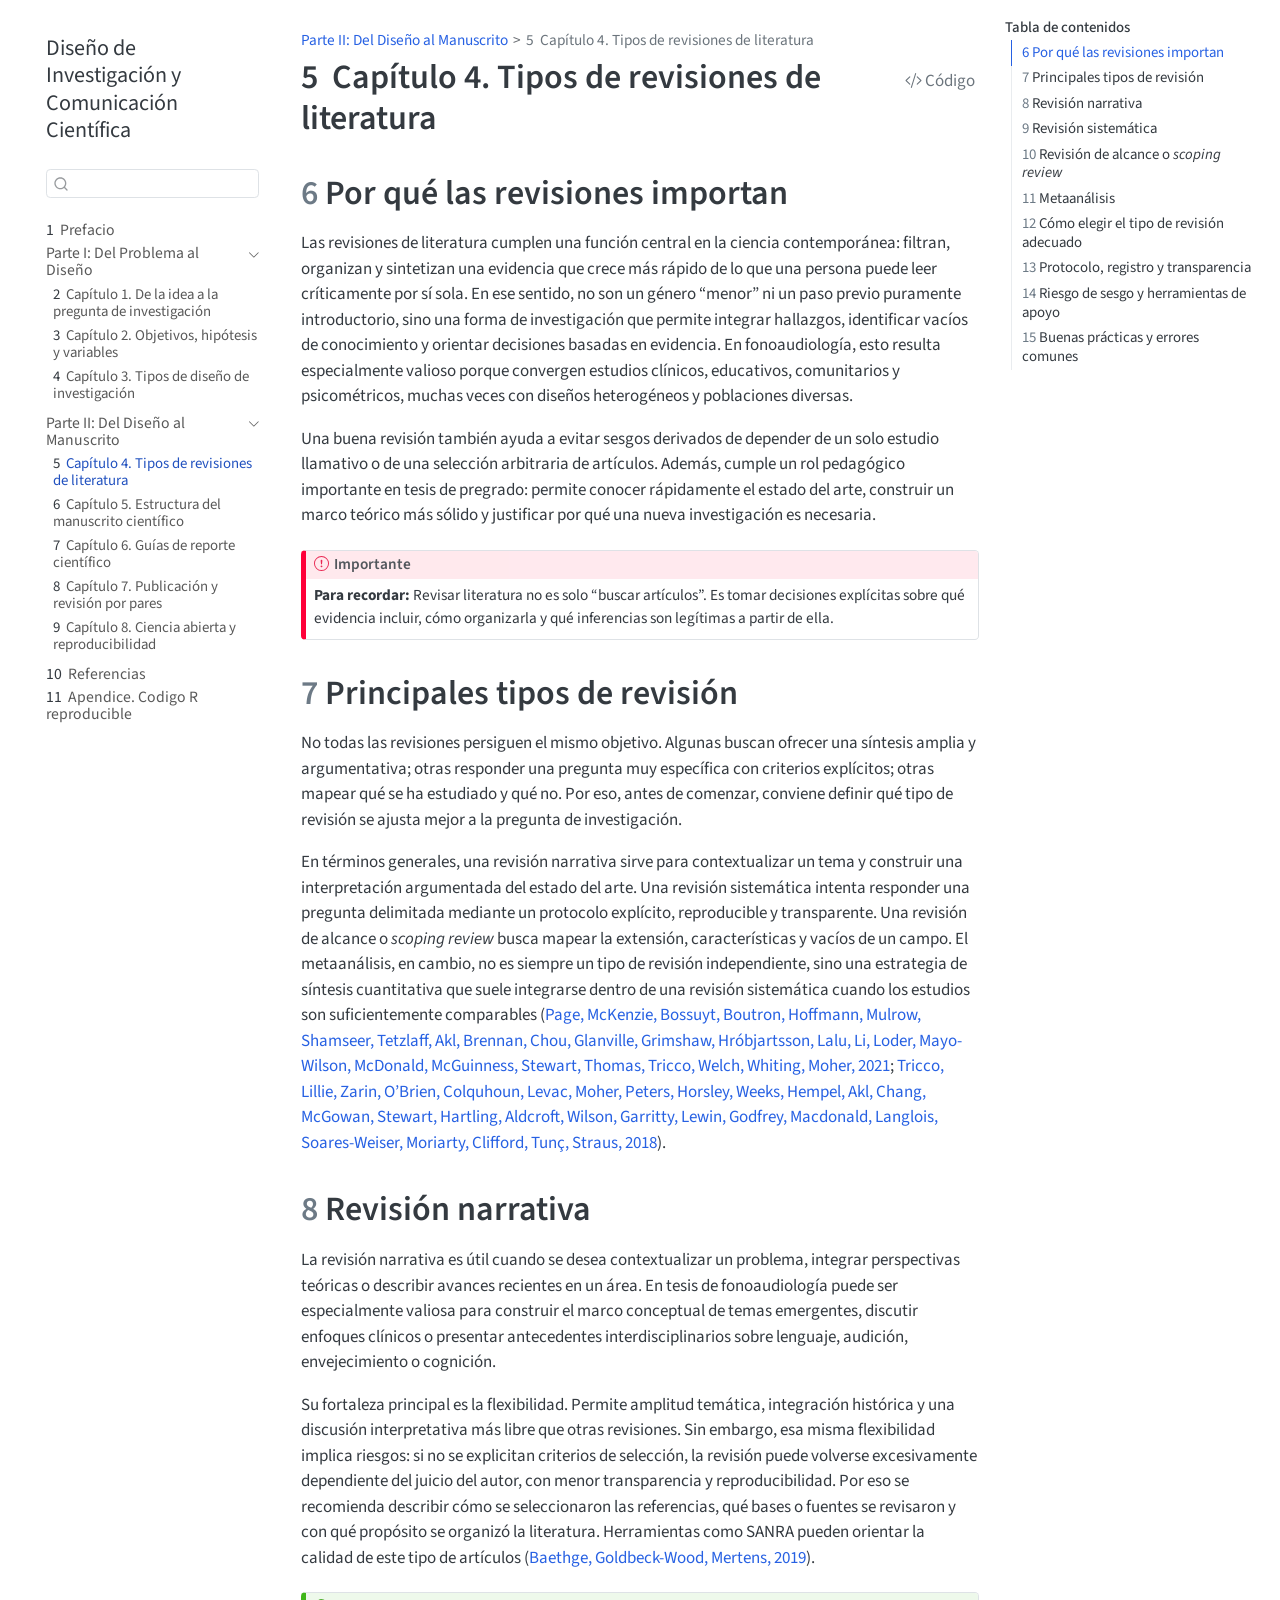
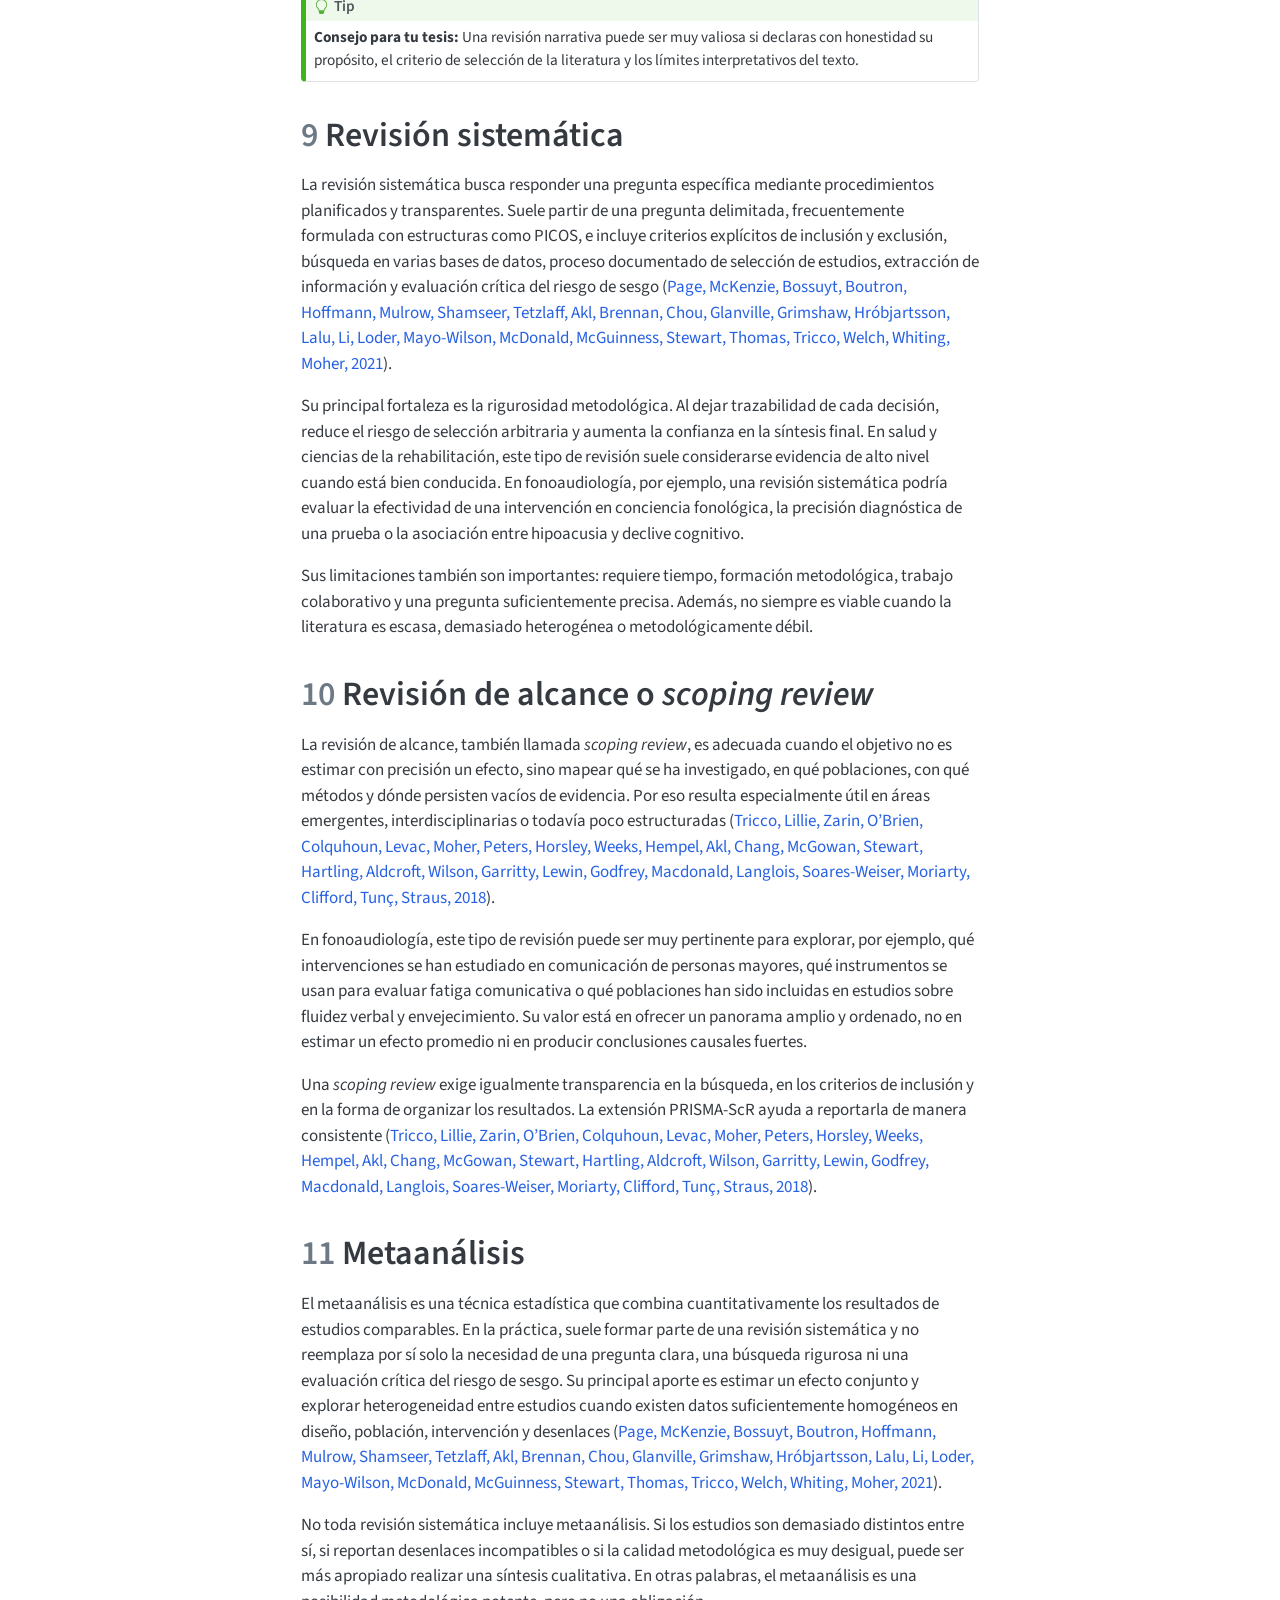
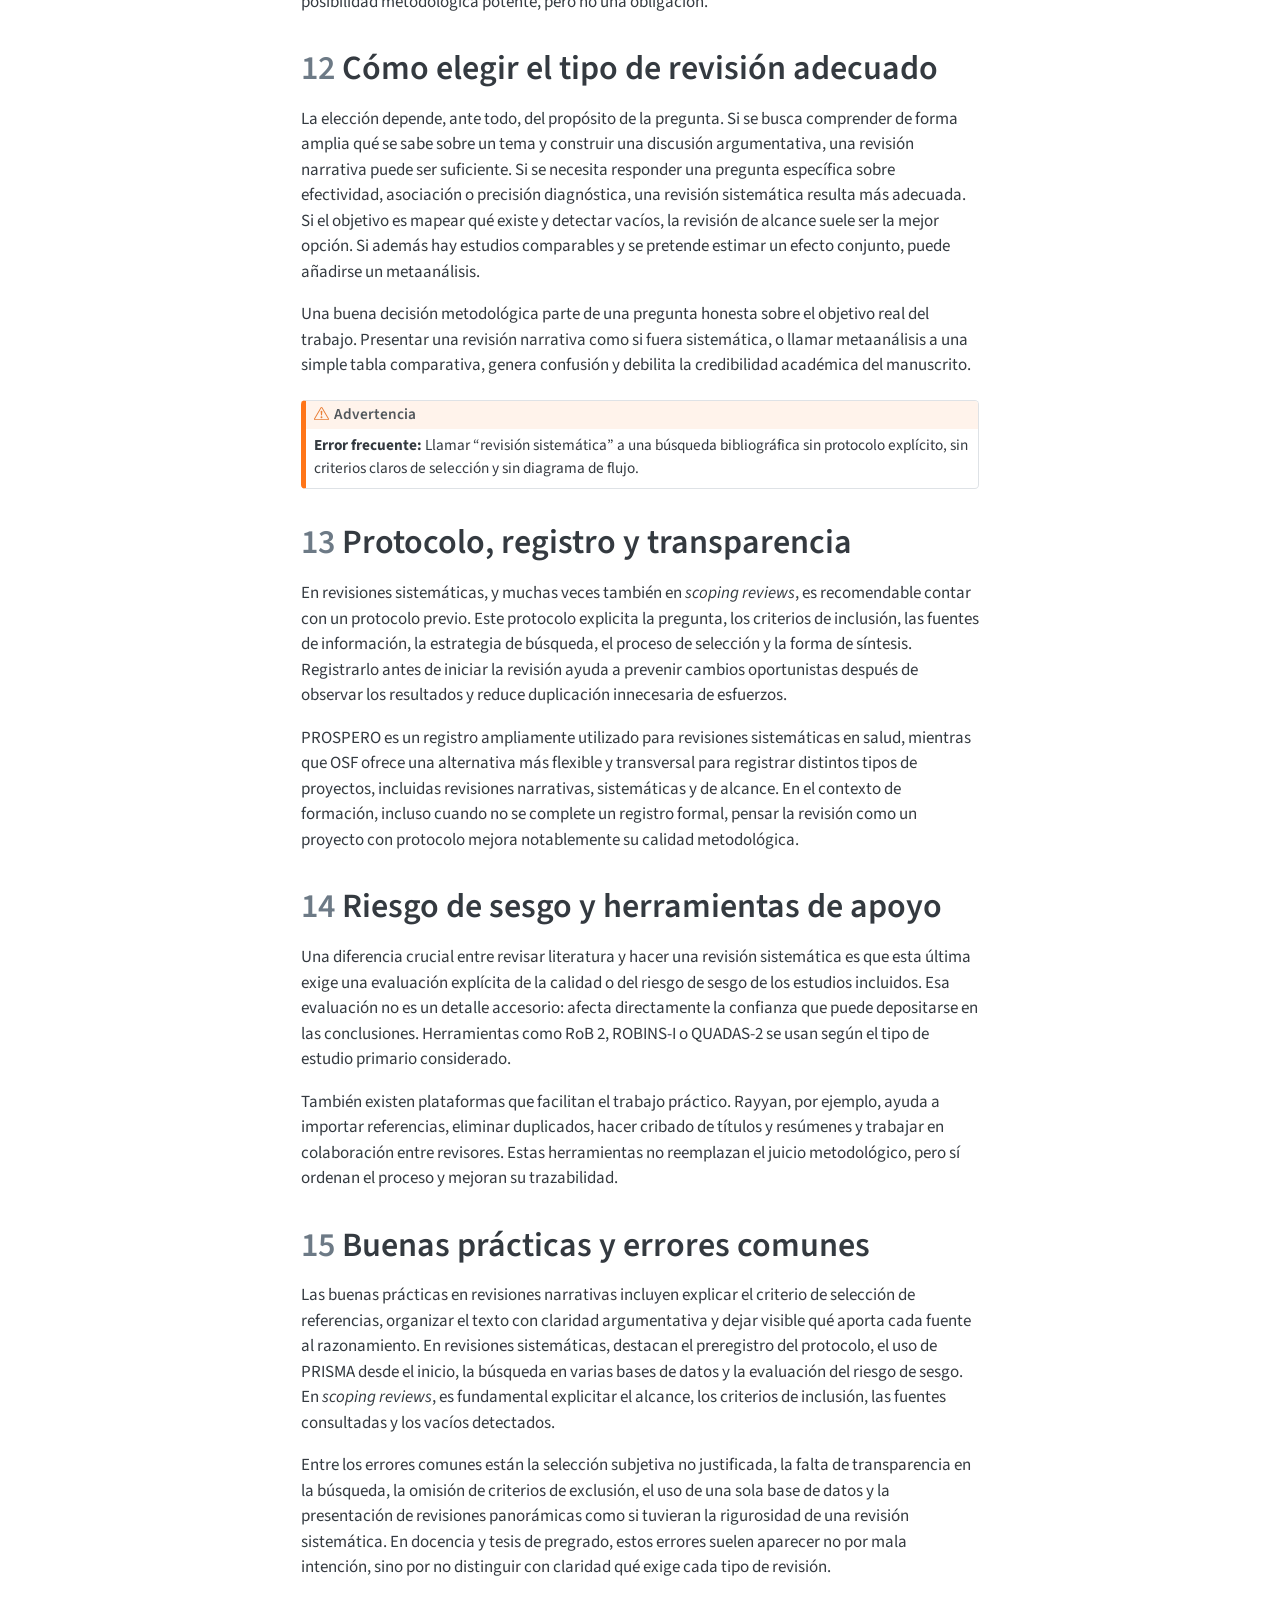
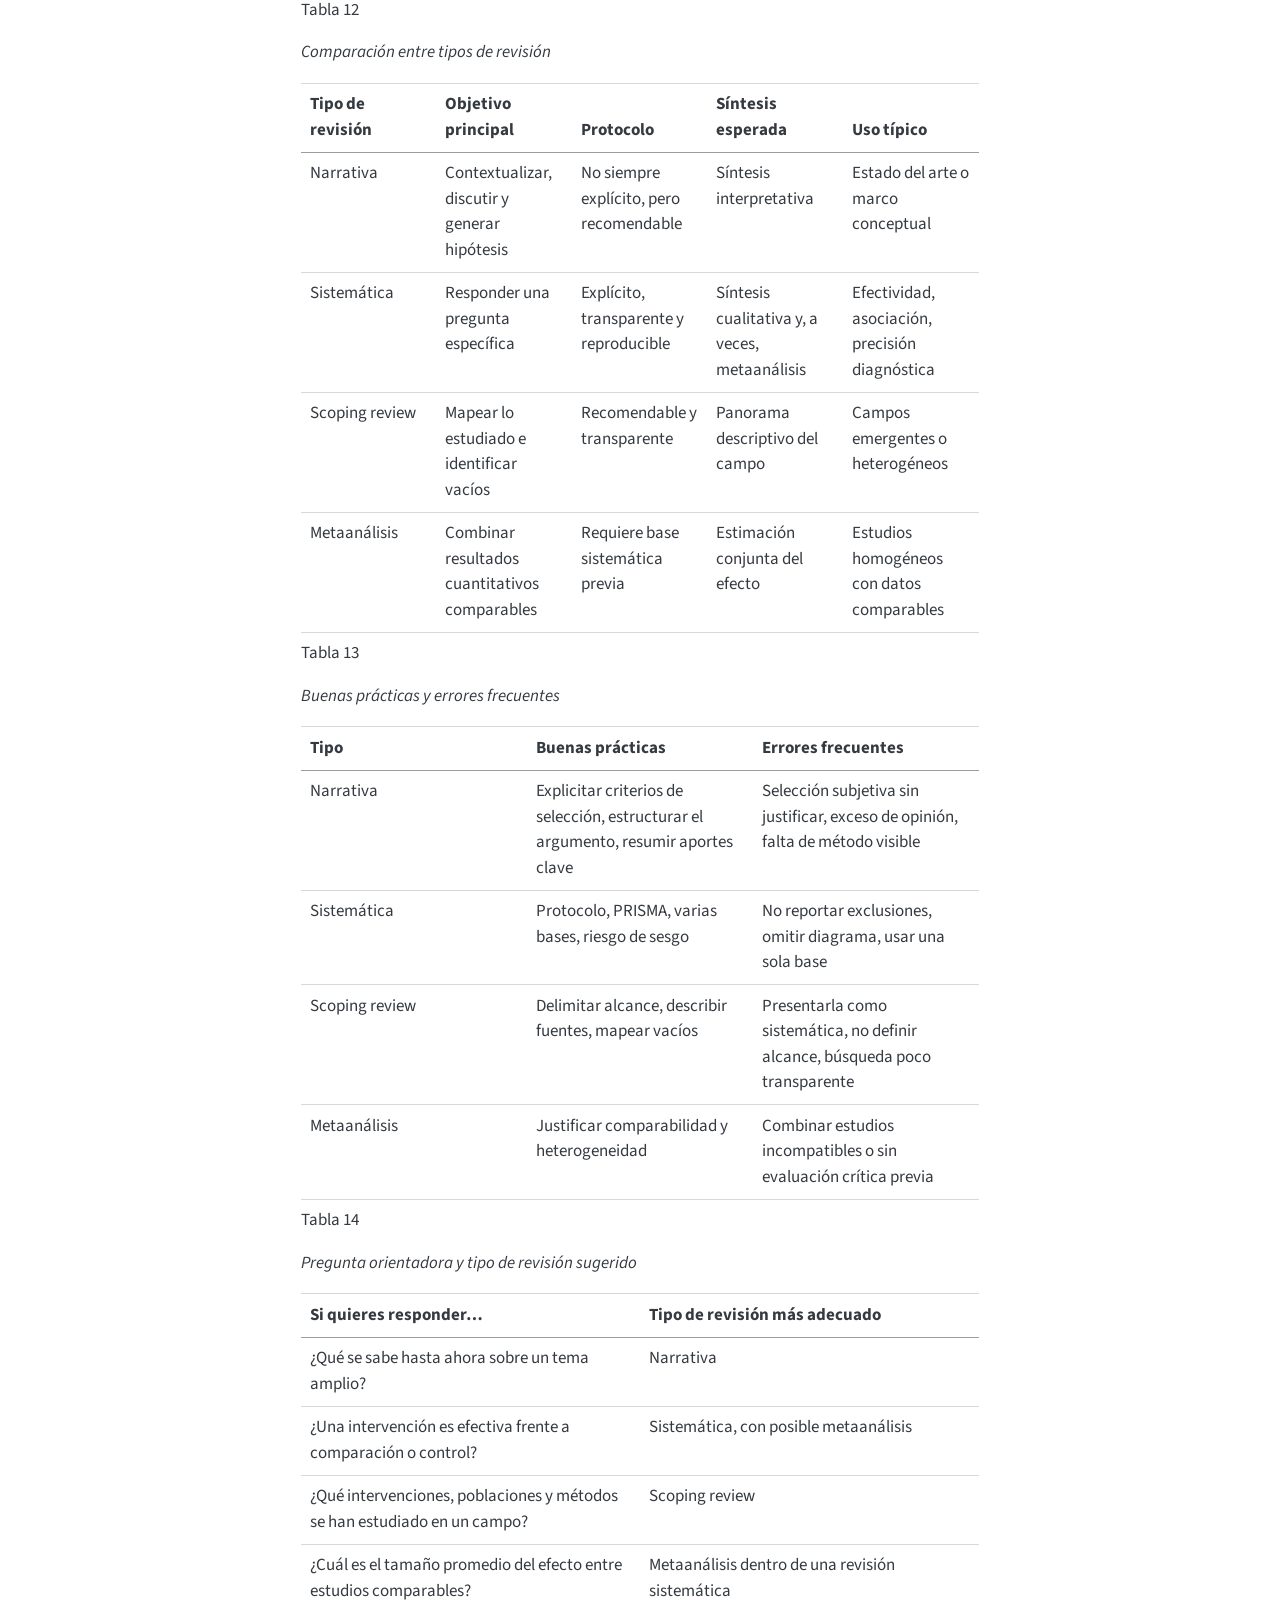
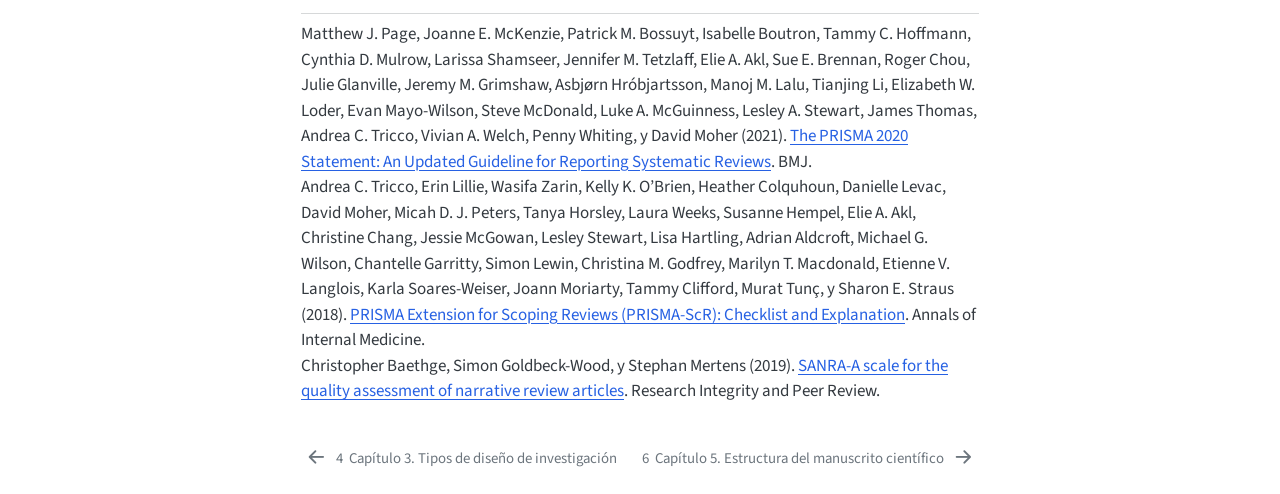
<file: 04-revisiones.html>
<!DOCTYPE html>
<html xmlns="http://www.w3.org/1999/xhtml" lang="es" xml:lang="es"><head>

<meta charset="utf-8">
<meta name="generator" content="quarto-1.8.26">

<meta name="viewport" content="width=device-width, initial-scale=1.0, user-scalable=yes">


<title>5&nbsp; Capítulo 4. Tipos de revisiones de literatura – Diseño de Investigación y Comunicación Científica</title>
<style>
code{white-space: pre-wrap;}
span.smallcaps{font-variant: small-caps;}
div.columns{display: flex; gap: min(4vw, 1.5em);}
div.column{flex: auto; overflow-x: auto;}
div.hanging-indent{margin-left: 1.5em; text-indent: -1.5em;}
ul.task-list{list-style: none;}
ul.task-list li input[type="checkbox"] {
  width: 0.8em;
  margin: 0 0.8em 0.2em -1em; /* quarto-specific, see https://github.com/quarto-dev/quarto-cli/issues/4556 */ 
  vertical-align: middle;
}
/* CSS for syntax highlighting */
html { -webkit-text-size-adjust: 100%; }
pre > code.sourceCode { white-space: pre; position: relative; }
pre > code.sourceCode > span { display: inline-block; line-height: 1.25; }
pre > code.sourceCode > span:empty { height: 1.2em; }
.sourceCode { overflow: visible; }
code.sourceCode > span { color: inherit; text-decoration: inherit; }
div.sourceCode { margin: 1em 0; }
pre.sourceCode { margin: 0; }
@media screen {
div.sourceCode { overflow: auto; }
}
@media print {
pre > code.sourceCode { white-space: pre-wrap; }
pre > code.sourceCode > span { text-indent: -5em; padding-left: 5em; }
}
pre.numberSource code
  { counter-reset: source-line 0; }
pre.numberSource code > span
  { position: relative; left: -4em; counter-increment: source-line; }
pre.numberSource code > span > a:first-child::before
  { content: counter(source-line);
    position: relative; left: -1em; text-align: right; vertical-align: baseline;
    border: none; display: inline-block;
    -webkit-touch-callout: none; -webkit-user-select: none;
    -khtml-user-select: none; -moz-user-select: none;
    -ms-user-select: none; user-select: none;
    padding: 0 4px; width: 4em;
  }
pre.numberSource { margin-left: 3em;  padding-left: 4px; }
div.sourceCode
  {   }
@media screen {
pre > code.sourceCode > span > a:first-child::before { text-decoration: underline; }
}
/* CSS for citations */
div.csl-bib-body { }
div.csl-entry {
  clear: both;
}
.hanging-indent div.csl-entry {
  margin-left:2em;
  text-indent:-2em;
}
div.csl-left-margin {
  min-width:2em;
  float:left;
}
div.csl-right-inline {
  margin-left:2em;
  padding-left:1em;
}
div.csl-indent {
  margin-left: 2em;
}</style>


<script src="site_libs/quarto-nav/quarto-nav.js"></script>
<script src="site_libs/quarto-nav/headroom.min.js"></script>
<script src="site_libs/clipboard/clipboard.min.js"></script>
<script src="site_libs/quarto-search/autocomplete.umd.js"></script>
<script src="site_libs/quarto-search/fuse.min.js"></script>
<script src="site_libs/quarto-search/quarto-search.js"></script>
<meta name="quarto:offset" content="./">
<link href="./04-manuscrito.html" rel="next">
<link href="./03-disenos.html" rel="prev">
<script src="site_libs/quarto-html/quarto.js" type="module"></script>
<script src="site_libs/quarto-html/tabsets/tabsets.js" type="module"></script>
<script src="site_libs/quarto-html/axe/axe-check.js" type="module"></script>
<script src="site_libs/quarto-html/popper.min.js"></script>
<script src="site_libs/quarto-html/tippy.umd.min.js"></script>
<script src="site_libs/quarto-html/anchor.min.js"></script>
<link href="site_libs/quarto-html/tippy.css" rel="stylesheet">
<link href="site_libs/quarto-html/quarto-syntax-highlighting-587c61ba64f3a5504c4d52d930310e48.css" rel="stylesheet" id="quarto-text-highlighting-styles">
<script src="site_libs/bootstrap/bootstrap.min.js"></script>
<link href="site_libs/bootstrap/bootstrap-icons.css" rel="stylesheet">
<link href="site_libs/bootstrap/bootstrap-27c261d06b905028a18691de25d09dde.min.css" rel="stylesheet" append-hash="true" id="quarto-bootstrap" data-mode="light">
<script id="quarto-search-options" type="application/json">{
  "location": "sidebar",
  "copy-button": false,
  "collapse-after": 3,
  "panel-placement": "start",
  "type": "textbox",
  "limit": 50,
  "keyboard-shortcut": [
    "f",
    "/",
    "s"
  ],
  "show-item-context": false,
  "language": {
    "search-no-results-text": "No se han encontrado resultados",
    "search-matching-documents-text": "documentos encontrados",
    "search-copy-link-title": "Copiar el enlace en la búsqueda",
    "search-hide-matches-text": "Ocultar resultados adicionales",
    "search-more-match-text": "resultado adicional en este documento",
    "search-more-matches-text": "resultados adicionales en este documento",
    "search-clear-button-title": "Borrar",
    "search-text-placeholder": "",
    "search-detached-cancel-button-title": "Cancelar",
    "search-submit-button-title": "Enviar",
    "search-label": "Buscar"
  }
}</script>


</head>

<body class="nav-sidebar floating quarto-light">

<div id="quarto-search-results"></div>
  <header id="quarto-header" class="headroom fixed-top">
  <nav class="quarto-secondary-nav">
    <div class="container-fluid d-flex">
      <button type="button" class="quarto-btn-toggle btn" data-bs-toggle="collapse" role="button" data-bs-target=".quarto-sidebar-collapse-item" aria-controls="quarto-sidebar" aria-expanded="false" aria-label="Alternar barra lateral" onclick="if (window.quartoToggleHeadroom) { window.quartoToggleHeadroom(); }">
        <i class="bi bi-layout-text-sidebar-reverse"></i>
      </button>
        <nav class="quarto-page-breadcrumbs" aria-label="breadcrumb"><ol class="breadcrumb"><li class="breadcrumb-item"><a href="./04-revisiones.html">Parte II: Del Diseño al Manuscrito</a></li><li class="breadcrumb-item"><a href="./04-revisiones.html"><span class="chapter-number">5</span>&nbsp; <span class="chapter-title">Capítulo 4. Tipos de revisiones de literatura</span></a></li></ol></nav>
        <a class="flex-grow-1" role="navigation" data-bs-toggle="collapse" data-bs-target=".quarto-sidebar-collapse-item" aria-controls="quarto-sidebar" aria-expanded="false" aria-label="Alternar barra lateral" onclick="if (window.quartoToggleHeadroom) { window.quartoToggleHeadroom(); }">      
        </a>
      <button type="button" class="btn quarto-search-button" aria-label="Buscar" onclick="window.quartoOpenSearch();">
        <i class="bi bi-search"></i>
      </button>
    </div>
  </nav>
</header>
<!-- content -->
<div id="quarto-content" class="quarto-container page-columns page-rows-contents page-layout-article">
<!-- sidebar -->
  <nav id="quarto-sidebar" class="sidebar collapse collapse-horizontal quarto-sidebar-collapse-item sidebar-navigation floating overflow-auto">
    <div class="pt-lg-2 mt-2 text-left sidebar-header">
    <div class="sidebar-title mb-0 py-0">
      <a href="./">Diseño de Investigación y Comunicación Científica</a> 
    </div>
      </div>
        <div class="mt-2 flex-shrink-0 align-items-center">
        <div class="sidebar-search">
        <div id="quarto-search" class="" title="Buscar"></div>
        </div>
        </div>
    <div class="sidebar-menu-container"> 
    <ul class="list-unstyled mt-1">
        <li class="sidebar-item">
  <div class="sidebar-item-container"> 
  <a href="./index.html" class="sidebar-item-text sidebar-link">
 <span class="menu-text"><span class="chapter-number">1</span>&nbsp; <span class="chapter-title">Prefacio</span></span></a>
  </div>
</li>
        <li class="sidebar-item sidebar-item-section">
      <div class="sidebar-item-container"> 
            <a class="sidebar-item-text sidebar-link text-start" data-bs-toggle="collapse" data-bs-target="#quarto-sidebar-section-1" role="navigation" aria-expanded="true">
 <span class="menu-text">Parte I: Del Problema al Diseño</span></a>
          <a class="sidebar-item-toggle text-start" data-bs-toggle="collapse" data-bs-target="#quarto-sidebar-section-1" role="navigation" aria-expanded="true" aria-label="Alternar sección">
            <i class="bi bi-chevron-right ms-2"></i>
          </a> 
      </div>
      <ul id="quarto-sidebar-section-1" class="collapse list-unstyled sidebar-section depth1 show">  
          <li class="sidebar-item">
  <div class="sidebar-item-container"> 
  <a href="./01-pregunta.html" class="sidebar-item-text sidebar-link">
 <span class="menu-text"><span class="chapter-number">2</span>&nbsp; <span class="chapter-title">Capítulo 1. De la idea a la pregunta de investigación</span></span></a>
  </div>
</li>
          <li class="sidebar-item">
  <div class="sidebar-item-container"> 
  <a href="./02-objetivos.html" class="sidebar-item-text sidebar-link">
 <span class="menu-text"><span class="chapter-number">3</span>&nbsp; <span class="chapter-title">Capítulo 2. Objetivos, hipótesis y variables</span></span></a>
  </div>
</li>
          <li class="sidebar-item">
  <div class="sidebar-item-container"> 
  <a href="./03-disenos.html" class="sidebar-item-text sidebar-link">
 <span class="menu-text"><span class="chapter-number">4</span>&nbsp; <span class="chapter-title">Capítulo 3. Tipos de diseño de investigación</span></span></a>
  </div>
</li>
      </ul>
  </li>
        <li class="sidebar-item sidebar-item-section">
      <div class="sidebar-item-container"> 
            <a class="sidebar-item-text sidebar-link text-start" data-bs-toggle="collapse" data-bs-target="#quarto-sidebar-section-2" role="navigation" aria-expanded="true">
 <span class="menu-text">Parte II: Del Diseño al Manuscrito</span></a>
          <a class="sidebar-item-toggle text-start" data-bs-toggle="collapse" data-bs-target="#quarto-sidebar-section-2" role="navigation" aria-expanded="true" aria-label="Alternar sección">
            <i class="bi bi-chevron-right ms-2"></i>
          </a> 
      </div>
      <ul id="quarto-sidebar-section-2" class="collapse list-unstyled sidebar-section depth1 show">  
          <li class="sidebar-item">
  <div class="sidebar-item-container"> 
  <a href="./04-revisiones.html" class="sidebar-item-text sidebar-link active">
 <span class="menu-text"><span class="chapter-number">5</span>&nbsp; <span class="chapter-title">Capítulo 4. Tipos de revisiones de literatura</span></span></a>
  </div>
</li>
          <li class="sidebar-item">
  <div class="sidebar-item-container"> 
  <a href="./04-manuscrito.html" class="sidebar-item-text sidebar-link">
 <span class="menu-text"><span class="chapter-number">6</span>&nbsp; <span class="chapter-title">Capítulo 5. Estructura del manuscrito científico</span></span></a>
  </div>
</li>
          <li class="sidebar-item">
  <div class="sidebar-item-container"> 
  <a href="./05-reporte.html" class="sidebar-item-text sidebar-link">
 <span class="menu-text"><span class="chapter-number">7</span>&nbsp; <span class="chapter-title">Capítulo 6. Guías de reporte científico</span></span></a>
  </div>
</li>
          <li class="sidebar-item">
  <div class="sidebar-item-container"> 
  <a href="./06-publicacion.html" class="sidebar-item-text sidebar-link">
 <span class="menu-text"><span class="chapter-number">8</span>&nbsp; <span class="chapter-title">Capítulo 7. Publicación y revisión por pares</span></span></a>
  </div>
</li>
          <li class="sidebar-item">
  <div class="sidebar-item-container"> 
  <a href="./07-ciencia-abierta.html" class="sidebar-item-text sidebar-link">
 <span class="menu-text"><span class="chapter-number">9</span>&nbsp; <span class="chapter-title">Capítulo 8. Ciencia abierta y reproducibilidad</span></span></a>
  </div>
</li>
      </ul>
  </li>
        <li class="sidebar-item">
  <div class="sidebar-item-container"> 
  <a href="./referencias.html" class="sidebar-item-text sidebar-link">
 <span class="menu-text"><span class="chapter-number">10</span>&nbsp; <span class="chapter-title">Referencias</span></span></a>
  </div>
</li>
        <li class="sidebar-item">
  <div class="sidebar-item-container"> 
  <a href="./apendice-r.html" class="sidebar-item-text sidebar-link">
 <span class="menu-text"><span class="chapter-number">11</span>&nbsp; <span class="chapter-title">Apendice. Codigo R reproducible</span></span></a>
  </div>
</li>
    </ul>
    </div>
</nav>
<div id="quarto-sidebar-glass" class="quarto-sidebar-collapse-item" data-bs-toggle="collapse" data-bs-target=".quarto-sidebar-collapse-item"></div>
<!-- margin-sidebar -->
    <div id="quarto-margin-sidebar" class="sidebar margin-sidebar">
        <nav id="TOC" role="doc-toc" class="toc-active">
    <h2 id="toc-title">Tabla de contenidos</h2>
   
  <ul>
  <li><a href="#por-qué-las-revisiones-importan" id="toc-por-qué-las-revisiones-importan" class="nav-link active" data-scroll-target="#por-qué-las-revisiones-importan"><span class="header-section-number">6</span> Por qué las revisiones importan</a></li>
  <li><a href="#principales-tipos-de-revisión" id="toc-principales-tipos-de-revisión" class="nav-link" data-scroll-target="#principales-tipos-de-revisión"><span class="header-section-number">7</span> Principales tipos de revisión</a></li>
  <li><a href="#revisión-narrativa" id="toc-revisión-narrativa" class="nav-link" data-scroll-target="#revisión-narrativa"><span class="header-section-number">8</span> Revisión narrativa</a></li>
  <li><a href="#revisión-sistemática" id="toc-revisión-sistemática" class="nav-link" data-scroll-target="#revisión-sistemática"><span class="header-section-number">9</span> Revisión sistemática</a></li>
  <li><a href="#revisión-de-alcance-o-scoping-review" id="toc-revisión-de-alcance-o-scoping-review" class="nav-link" data-scroll-target="#revisión-de-alcance-o-scoping-review"><span class="header-section-number">10</span> Revisión de alcance o <em>scoping review</em></a></li>
  <li><a href="#metaanálisis" id="toc-metaanálisis" class="nav-link" data-scroll-target="#metaanálisis"><span class="header-section-number">11</span> Metaanálisis</a></li>
  <li><a href="#cómo-elegir-el-tipo-de-revisión-adecuado" id="toc-cómo-elegir-el-tipo-de-revisión-adecuado" class="nav-link" data-scroll-target="#cómo-elegir-el-tipo-de-revisión-adecuado"><span class="header-section-number">12</span> Cómo elegir el tipo de revisión adecuado</a></li>
  <li><a href="#protocolo-registro-y-transparencia" id="toc-protocolo-registro-y-transparencia" class="nav-link" data-scroll-target="#protocolo-registro-y-transparencia"><span class="header-section-number">13</span> Protocolo, registro y transparencia</a></li>
  <li><a href="#riesgo-de-sesgo-y-herramientas-de-apoyo" id="toc-riesgo-de-sesgo-y-herramientas-de-apoyo" class="nav-link" data-scroll-target="#riesgo-de-sesgo-y-herramientas-de-apoyo"><span class="header-section-number">14</span> Riesgo de sesgo y herramientas de apoyo</a></li>
  <li><a href="#buenas-prácticas-y-errores-comunes" id="toc-buenas-prácticas-y-errores-comunes" class="nav-link" data-scroll-target="#buenas-prácticas-y-errores-comunes"><span class="header-section-number">15</span> Buenas prácticas y errores comunes</a></li>
  </ul>
</nav>
    </div>
<!-- main -->
<main class="content" id="quarto-document-content">

<header id="title-block-header" class="quarto-title-block default"><nav class="quarto-page-breadcrumbs quarto-title-breadcrumbs d-none d-lg-block" aria-label="breadcrumb"><ol class="breadcrumb"><li class="breadcrumb-item"><a href="./04-revisiones.html">Parte II: Del Diseño al Manuscrito</a></li><li class="breadcrumb-item"><a href="./04-revisiones.html"><span class="chapter-number">5</span>&nbsp; <span class="chapter-title">Capítulo 4. Tipos de revisiones de literatura</span></a></li></ol></nav>
<div class="quarto-title">
<div class="quarto-title-block"><div><h1 class="title"><span class="chapter-number">5</span>&nbsp; <span class="chapter-title">Capítulo 4. Tipos de revisiones de literatura</span></h1><button type="button" class="btn code-tools-button" id="quarto-code-tools-source"><i class="bi"></i> Código</button></div></div>
</div>



<div class="quarto-title-meta">

    
  
    
  </div>
  


</header>


<section id="por-qué-las-revisiones-importan" class="level1" data-number="6">
<h1 data-number="6"><span class="header-section-number">6</span> Por qué las revisiones importan</h1>
<p>Las revisiones de literatura cumplen una función central en la ciencia contemporánea: filtran, organizan y sintetizan una evidencia que crece más rápido de lo que una persona puede leer críticamente por sí sola. En ese sentido, no son un género “menor” ni un paso previo puramente introductorio, sino una forma de investigación que permite integrar hallazgos, identificar vacíos de conocimiento y orientar decisiones basadas en evidencia. En fonoaudiología, esto resulta especialmente valioso porque convergen estudios clínicos, educativos, comunitarios y psicométricos, muchas veces con diseños heterogéneos y poblaciones diversas.</p>
<p>Una buena revisión también ayuda a evitar sesgos derivados de depender de un solo estudio llamativo o de una selección arbitraria de artículos. Además, cumple un rol pedagógico importante en tesis de pregrado: permite conocer rápidamente el estado del arte, construir un marco teórico más sólido y justificar por qué una nueva investigación es necesaria.</p>
<div class="callout callout-style-default callout-important callout-titled">
<div class="callout-header d-flex align-content-center">
<div class="callout-icon-container">
<i class="callout-icon"></i>
</div>
<div class="callout-title-container flex-fill">
Importante
</div>
</div>
<div class="callout-body-container callout-body">
<p><strong>Para recordar:</strong> Revisar literatura no es solo “buscar artículos”. Es tomar decisiones explícitas sobre qué evidencia incluir, cómo organizarla y qué inferencias son legítimas a partir de ella.</p>
</div>
</div>
</section>
<section id="principales-tipos-de-revisión" class="level1" data-number="7">
<h1 data-number="7"><span class="header-section-number">7</span> Principales tipos de revisión</h1>
<p>No todas las revisiones persiguen el mismo objetivo. Algunas buscan ofrecer una síntesis amplia y argumentativa; otras responder una pregunta muy específica con criterios explícitos; otras mapear qué se ha estudiado y qué no. Por eso, antes de comenzar, conviene definir qué tipo de revisión se ajusta mejor a la pregunta de investigación.</p>
<p>En términos generales, una revisión narrativa sirve para contextualizar un tema y construir una interpretación argumentada del estado del arte. Una revisión sistemática intenta responder una pregunta delimitada mediante un protocolo explícito, reproducible y transparente. Una revisión de alcance o <em>scoping review</em> busca mapear la extensión, características y vacíos de un campo. El metaanálisis, en cambio, no es siempre un tipo de revisión independiente, sino una estrategia de síntesis cuantitativa que suele integrarse dentro de una revisión sistemática cuando los estudios son suficientemente comparables <span class="citation" data-cites="page2021prisma tricco2018prismascr">(<a href="#ref-page2021prisma" role="doc-biblioref">Page, McKenzie, Bossuyt, Boutron, Hoffmann, Mulrow, Shamseer, Tetzlaff, Akl, Brennan, Chou, Glanville, Grimshaw, Hróbjartsson, Lalu, Li, Loder, Mayo-Wilson, McDonald, McGuinness, Stewart, Thomas, Tricco, Welch, Whiting, Moher, 2021</a>; <a href="#ref-tricco2018prismascr" role="doc-biblioref">Tricco, Lillie, Zarin, O’Brien, Colquhoun, Levac, Moher, Peters, Horsley, Weeks, Hempel, Akl, Chang, McGowan, Stewart, Hartling, Aldcroft, Wilson, Garritty, Lewin, Godfrey, Macdonald, Langlois, Soares-Weiser, Moriarty, Clifford, Tunç, Straus, 2018</a>)</span>.</p>
</section>
<section id="revisión-narrativa" class="level1" data-number="8">
<h1 data-number="8"><span class="header-section-number">8</span> Revisión narrativa</h1>
<p>La revisión narrativa es útil cuando se desea contextualizar un problema, integrar perspectivas teóricas o describir avances recientes en un área. En tesis de fonoaudiología puede ser especialmente valiosa para construir el marco conceptual de temas emergentes, discutir enfoques clínicos o presentar antecedentes interdisciplinarios sobre lenguaje, audición, envejecimiento o cognición.</p>
<p>Su fortaleza principal es la flexibilidad. Permite amplitud temática, integración histórica y una discusión interpretativa más libre que otras revisiones. Sin embargo, esa misma flexibilidad implica riesgos: si no se explicitan criterios de selección, la revisión puede volverse excesivamente dependiente del juicio del autor, con menor transparencia y reproducibilidad. Por eso se recomienda describir cómo se seleccionaron las referencias, qué bases o fuentes se revisaron y con qué propósito se organizó la literatura. Herramientas como SANRA pueden orientar la calidad de este tipo de artículos <span class="citation" data-cites="baethge2019sanra">(<a href="#ref-baethge2019sanra" role="doc-biblioref">Baethge, Goldbeck-Wood, Mertens, 2019</a>)</span>.</p>
<div class="callout callout-style-default callout-tip callout-titled">
<div class="callout-header d-flex align-content-center">
<div class="callout-icon-container">
<i class="callout-icon"></i>
</div>
<div class="callout-title-container flex-fill">
Tip
</div>
</div>
<div class="callout-body-container callout-body">
<p><strong>Consejo para tu tesis:</strong> Una revisión narrativa puede ser muy valiosa si declaras con honestidad su propósito, el criterio de selección de la literatura y los límites interpretativos del texto.</p>
</div>
</div>
</section>
<section id="revisión-sistemática" class="level1" data-number="9">
<h1 data-number="9"><span class="header-section-number">9</span> Revisión sistemática</h1>
<p>La revisión sistemática busca responder una pregunta específica mediante procedimientos planificados y transparentes. Suele partir de una pregunta delimitada, frecuentemente formulada con estructuras como PICOS, e incluye criterios explícitos de inclusión y exclusión, búsqueda en varias bases de datos, proceso documentado de selección de estudios, extracción de información y evaluación crítica del riesgo de sesgo <span class="citation" data-cites="page2021prisma">(<a href="#ref-page2021prisma" role="doc-biblioref">Page, McKenzie, Bossuyt, Boutron, Hoffmann, Mulrow, Shamseer, Tetzlaff, Akl, Brennan, Chou, Glanville, Grimshaw, Hróbjartsson, Lalu, Li, Loder, Mayo-Wilson, McDonald, McGuinness, Stewart, Thomas, Tricco, Welch, Whiting, Moher, 2021</a>)</span>.</p>
<p>Su principal fortaleza es la rigurosidad metodológica. Al dejar trazabilidad de cada decisión, reduce el riesgo de selección arbitraria y aumenta la confianza en la síntesis final. En salud y ciencias de la rehabilitación, este tipo de revisión suele considerarse evidencia de alto nivel cuando está bien conducida. En fonoaudiología, por ejemplo, una revisión sistemática podría evaluar la efectividad de una intervención en conciencia fonológica, la precisión diagnóstica de una prueba o la asociación entre hipoacusia y declive cognitivo.</p>
<p>Sus limitaciones también son importantes: requiere tiempo, formación metodológica, trabajo colaborativo y una pregunta suficientemente precisa. Además, no siempre es viable cuando la literatura es escasa, demasiado heterogénea o metodológicamente débil.</p>
</section>
<section id="revisión-de-alcance-o-scoping-review" class="level1" data-number="10">
<h1 data-number="10"><span class="header-section-number">10</span> Revisión de alcance o <em>scoping review</em></h1>
<p>La revisión de alcance, también llamada <em>scoping review</em>, es adecuada cuando el objetivo no es estimar con precisión un efecto, sino mapear qué se ha investigado, en qué poblaciones, con qué métodos y dónde persisten vacíos de evidencia. Por eso resulta especialmente útil en áreas emergentes, interdisciplinarias o todavía poco estructuradas <span class="citation" data-cites="tricco2018prismascr">(<a href="#ref-tricco2018prismascr" role="doc-biblioref">Tricco, Lillie, Zarin, O’Brien, Colquhoun, Levac, Moher, Peters, Horsley, Weeks, Hempel, Akl, Chang, McGowan, Stewart, Hartling, Aldcroft, Wilson, Garritty, Lewin, Godfrey, Macdonald, Langlois, Soares-Weiser, Moriarty, Clifford, Tunç, Straus, 2018</a>)</span>.</p>
<p>En fonoaudiología, este tipo de revisión puede ser muy pertinente para explorar, por ejemplo, qué intervenciones se han estudiado en comunicación de personas mayores, qué instrumentos se usan para evaluar fatiga comunicativa o qué poblaciones han sido incluidas en estudios sobre fluidez verbal y envejecimiento. Su valor está en ofrecer un panorama amplio y ordenado, no en estimar un efecto promedio ni en producir conclusiones causales fuertes.</p>
<p>Una <em>scoping review</em> exige igualmente transparencia en la búsqueda, en los criterios de inclusión y en la forma de organizar los resultados. La extensión PRISMA-ScR ayuda a reportarla de manera consistente <span class="citation" data-cites="tricco2018prismascr">(<a href="#ref-tricco2018prismascr" role="doc-biblioref">Tricco, Lillie, Zarin, O’Brien, Colquhoun, Levac, Moher, Peters, Horsley, Weeks, Hempel, Akl, Chang, McGowan, Stewart, Hartling, Aldcroft, Wilson, Garritty, Lewin, Godfrey, Macdonald, Langlois, Soares-Weiser, Moriarty, Clifford, Tunç, Straus, 2018</a>)</span>.</p>
</section>
<section id="metaanálisis" class="level1" data-number="11">
<h1 data-number="11"><span class="header-section-number">11</span> Metaanálisis</h1>
<p>El metaanálisis es una técnica estadística que combina cuantitativamente los resultados de estudios comparables. En la práctica, suele formar parte de una revisión sistemática y no reemplaza por sí solo la necesidad de una pregunta clara, una búsqueda rigurosa ni una evaluación crítica del riesgo de sesgo. Su principal aporte es estimar un efecto conjunto y explorar heterogeneidad entre estudios cuando existen datos suficientemente homogéneos en diseño, población, intervención y desenlaces <span class="citation" data-cites="page2021prisma">(<a href="#ref-page2021prisma" role="doc-biblioref">Page, McKenzie, Bossuyt, Boutron, Hoffmann, Mulrow, Shamseer, Tetzlaff, Akl, Brennan, Chou, Glanville, Grimshaw, Hróbjartsson, Lalu, Li, Loder, Mayo-Wilson, McDonald, McGuinness, Stewart, Thomas, Tricco, Welch, Whiting, Moher, 2021</a>)</span>.</p>
<p>No toda revisión sistemática incluye metaanálisis. Si los estudios son demasiado distintos entre sí, si reportan desenlaces incompatibles o si la calidad metodológica es muy desigual, puede ser más apropiado realizar una síntesis cualitativa. En otras palabras, el metaanálisis es una posibilidad metodológica potente, pero no una obligación.</p>
</section>
<section id="cómo-elegir-el-tipo-de-revisión-adecuado" class="level1" data-number="12">
<h1 data-number="12"><span class="header-section-number">12</span> Cómo elegir el tipo de revisión adecuado</h1>
<p>La elección depende, ante todo, del propósito de la pregunta. Si se busca comprender de forma amplia qué se sabe sobre un tema y construir una discusión argumentativa, una revisión narrativa puede ser suficiente. Si se necesita responder una pregunta específica sobre efectividad, asociación o precisión diagnóstica, una revisión sistemática resulta más adecuada. Si el objetivo es mapear qué existe y detectar vacíos, la revisión de alcance suele ser la mejor opción. Si además hay estudios comparables y se pretende estimar un efecto conjunto, puede añadirse un metaanálisis.</p>
<p>Una buena decisión metodológica parte de una pregunta honesta sobre el objetivo real del trabajo. Presentar una revisión narrativa como si fuera sistemática, o llamar metaanálisis a una simple tabla comparativa, genera confusión y debilita la credibilidad académica del manuscrito.</p>
<div class="callout callout-style-default callout-warning callout-titled">
<div class="callout-header d-flex align-content-center">
<div class="callout-icon-container">
<i class="callout-icon"></i>
</div>
<div class="callout-title-container flex-fill">
Advertencia
</div>
</div>
<div class="callout-body-container callout-body">
<p><strong>Error frecuente:</strong> Llamar “revisión sistemática” a una búsqueda bibliográfica sin protocolo explícito, sin criterios claros de selección y sin diagrama de flujo.</p>
</div>
</div>
</section>
<section id="protocolo-registro-y-transparencia" class="level1" data-number="13">
<h1 data-number="13"><span class="header-section-number">13</span> Protocolo, registro y transparencia</h1>
<p>En revisiones sistemáticas, y muchas veces también en <em>scoping reviews</em>, es recomendable contar con un protocolo previo. Este protocolo explicita la pregunta, los criterios de inclusión, las fuentes de información, la estrategia de búsqueda, el proceso de selección y la forma de síntesis. Registrarlo antes de iniciar la revisión ayuda a prevenir cambios oportunistas después de observar los resultados y reduce duplicación innecesaria de esfuerzos.</p>
<p>PROSPERO es un registro ampliamente utilizado para revisiones sistemáticas en salud, mientras que OSF ofrece una alternativa más flexible y transversal para registrar distintos tipos de proyectos, incluidas revisiones narrativas, sistemáticas y de alcance. En el contexto de formación, incluso cuando no se complete un registro formal, pensar la revisión como un proyecto con protocolo mejora notablemente su calidad metodológica.</p>
</section>
<section id="riesgo-de-sesgo-y-herramientas-de-apoyo" class="level1" data-number="14">
<h1 data-number="14"><span class="header-section-number">14</span> Riesgo de sesgo y herramientas de apoyo</h1>
<p>Una diferencia crucial entre revisar literatura y hacer una revisión sistemática es que esta última exige una evaluación explícita de la calidad o del riesgo de sesgo de los estudios incluidos. Esa evaluación no es un detalle accesorio: afecta directamente la confianza que puede depositarse en las conclusiones. Herramientas como RoB 2, ROBINS-I o QUADAS-2 se usan según el tipo de estudio primario considerado.</p>
<p>También existen plataformas que facilitan el trabajo práctico. Rayyan, por ejemplo, ayuda a importar referencias, eliminar duplicados, hacer cribado de títulos y resúmenes y trabajar en colaboración entre revisores. Estas herramientas no reemplazan el juicio metodológico, pero sí ordenan el proceso y mejoran su trazabilidad.</p>
</section>
<section id="buenas-prácticas-y-errores-comunes" class="level1" data-number="15">
<h1 data-number="15"><span class="header-section-number">15</span> Buenas prácticas y errores comunes</h1>
<p>Las buenas prácticas en revisiones narrativas incluyen explicar el criterio de selección de referencias, organizar el texto con claridad argumentativa y dejar visible qué aporta cada fuente al razonamiento. En revisiones sistemáticas, destacan el preregistro del protocolo, el uso de PRISMA desde el inicio, la búsqueda en varias bases de datos y la evaluación del riesgo de sesgo. En <em>scoping reviews</em>, es fundamental explicitar el alcance, los criterios de inclusión, las fuentes consultadas y los vacíos detectados.</p>
<p>Entre los errores comunes están la selección subjetiva no justificada, la falta de transparencia en la búsqueda, la omisión de criterios de exclusión, el uso de una sola base de datos y la presentación de revisiones panorámicas como si tuvieran la rigurosidad de una revisión sistemática. En docencia y tesis de pregrado, estos errores suelen aparecer no por mala intención, sino por no distinguir con claridad qué exige cada tipo de revisión.</p>
<p>Tabla 12</p>
<p><em>Comparación entre tipos de revisión</em></p>
<table class="caption-top table">
<colgroup>
<col style="width: 20%">
<col style="width: 20%">
<col style="width: 20%">
<col style="width: 20%">
<col style="width: 20%">
</colgroup>
<thead>
<tr class="header">
<th>Tipo de revisión</th>
<th>Objetivo principal</th>
<th>Protocolo</th>
<th>Síntesis esperada</th>
<th>Uso típico</th>
</tr>
</thead>
<tbody>
<tr class="odd">
<td>Narrativa</td>
<td>Contextualizar, discutir y generar hipótesis</td>
<td>No siempre explícito, pero recomendable</td>
<td>Síntesis interpretativa</td>
<td>Estado del arte o marco conceptual</td>
</tr>
<tr class="even">
<td>Sistemática</td>
<td>Responder una pregunta específica</td>
<td>Explícito, transparente y reproducible</td>
<td>Síntesis cualitativa y, a veces, metaanálisis</td>
<td>Efectividad, asociación, precisión diagnóstica</td>
</tr>
<tr class="odd">
<td>Scoping review</td>
<td>Mapear lo estudiado e identificar vacíos</td>
<td>Recomendable y transparente</td>
<td>Panorama descriptivo del campo</td>
<td>Campos emergentes o heterogéneos</td>
</tr>
<tr class="even">
<td>Metaanálisis</td>
<td>Combinar resultados cuantitativos comparables</td>
<td>Requiere base sistemática previa</td>
<td>Estimación conjunta del efecto</td>
<td>Estudios homogéneos con datos comparables</td>
</tr>
</tbody>
</table>
<p>Tabla 13</p>
<p><em>Buenas prácticas y errores frecuentes</em></p>
<table class="caption-top table">
<colgroup>
<col style="width: 33%">
<col style="width: 33%">
<col style="width: 33%">
</colgroup>
<thead>
<tr class="header">
<th>Tipo</th>
<th>Buenas prácticas</th>
<th>Errores frecuentes</th>
</tr>
</thead>
<tbody>
<tr class="odd">
<td>Narrativa</td>
<td>Explicitar criterios de selección, estructurar el argumento, resumir aportes clave</td>
<td>Selección subjetiva sin justificar, exceso de opinión, falta de método visible</td>
</tr>
<tr class="even">
<td>Sistemática</td>
<td>Protocolo, PRISMA, varias bases, riesgo de sesgo</td>
<td>No reportar exclusiones, omitir diagrama, usar una sola base</td>
</tr>
<tr class="odd">
<td>Scoping review</td>
<td>Delimitar alcance, describir fuentes, mapear vacíos</td>
<td>Presentarla como sistemática, no definir alcance, búsqueda poco transparente</td>
</tr>
<tr class="even">
<td>Metaanálisis</td>
<td>Justificar comparabilidad y heterogeneidad</td>
<td>Combinar estudios incompatibles o sin evaluación crítica previa</td>
</tr>
</tbody>
</table>
<p>Tabla 14</p>
<p><em>Pregunta orientadora y tipo de revisión sugerido</em></p>
<table class="caption-top table">
<colgroup>
<col style="width: 50%">
<col style="width: 50%">
</colgroup>
<thead>
<tr class="header">
<th>Si quieres responder…</th>
<th>Tipo de revisión más adecuado</th>
</tr>
</thead>
<tbody>
<tr class="odd">
<td>¿Qué se sabe hasta ahora sobre un tema amplio?</td>
<td>Narrativa</td>
</tr>
<tr class="even">
<td>¿Una intervención es efectiva frente a comparación o control?</td>
<td>Sistemática, con posible metaanálisis</td>
</tr>
<tr class="odd">
<td>¿Qué intervenciones, poblaciones y métodos se han estudiado en un campo?</td>
<td>Scoping review</td>
</tr>
<tr class="even">
<td>¿Cuál es el tamaño promedio del efecto entre estudios comparables?</td>
<td>Metaanálisis dentro de una revisión sistemática</td>
</tr>
</tbody>
</table>


<!-- -->

<div id="refs" class="references csl-bib-body" role="list">
<div id="ref-page2021prisma" class="csl-entry" role="listitem">
Matthew J. Page, Joanne E. McKenzie, Patrick M. Bossuyt, Isabelle Boutron, Tammy C. Hoffmann, Cynthia D. Mulrow, Larissa Shamseer, Jennifer M. Tetzlaff, Elie A. Akl, Sue E. Brennan, Roger Chou, Julie Glanville, Jeremy M. Grimshaw, Asbjørn Hróbjartsson, Manoj M. Lalu, Tianjing Li, Elizabeth W. Loder, Evan Mayo-Wilson, Steve McDonald, Luke A. McGuinness, Lesley A. Stewart, James Thomas, Andrea C. Tricco, Vivian A. Welch, Penny Whiting, y David Moher (2021). <a href="https://doi.org/10.1136/bmj.n71">The PRISMA 2020 Statement: An Updated Guideline for Reporting Systematic Reviews</a>. BMJ.
</div>
<div id="ref-tricco2018prismascr" class="csl-entry" role="listitem">
Andrea C. Tricco, Erin Lillie, Wasifa Zarin, Kelly K. O’Brien, Heather Colquhoun, Danielle Levac, David Moher, Micah D. J. Peters, Tanya Horsley, Laura Weeks, Susanne Hempel, Elie A. Akl, Christine Chang, Jessie McGowan, Lesley Stewart, Lisa Hartling, Adrian Aldcroft, Michael G. Wilson, Chantelle Garritty, Simon Lewin, Christina M. Godfrey, Marilyn T. Macdonald, Etienne V. Langlois, Karla Soares-Weiser, Joann Moriarty, Tammy Clifford, Murat Tunç, y Sharon E. Straus (2018). <a href="https://doi.org/10.7326/M18-0850">PRISMA Extension for Scoping Reviews (PRISMA-ScR): Checklist and Explanation</a>. Annals of Internal Medicine.
</div>
<div id="ref-baethge2019sanra" class="csl-entry" role="listitem">
Christopher Baethge, Simon Goldbeck-Wood, y Stephan Mertens (2019). <a href="https://doi.org/10.1186/s41073-019-0064-8">SANRA-A scale for the quality assessment of narrative review articles</a>. Research Integrity and Peer Review.
</div>
</div>
</section>

</main> <!-- /main -->
<script id="quarto-html-after-body" type="application/javascript">
  window.document.addEventListener("DOMContentLoaded", function (event) {
    const icon = "";
    const anchorJS = new window.AnchorJS();
    anchorJS.options = {
      placement: 'right',
      icon: icon
    };
    anchorJS.add('.anchored');
    const isCodeAnnotation = (el) => {
      for (const clz of el.classList) {
        if (clz.startsWith('code-annotation-')) {                     
          return true;
        }
      }
      return false;
    }
    const onCopySuccess = function(e) {
      // button target
      const button = e.trigger;
      // don't keep focus
      button.blur();
      // flash "checked"
      button.classList.add('code-copy-button-checked');
      var currentTitle = button.getAttribute("title");
      button.setAttribute("title", "Copiado");
      let tooltip;
      if (window.bootstrap) {
        button.setAttribute("data-bs-toggle", "tooltip");
        button.setAttribute("data-bs-placement", "left");
        button.setAttribute("data-bs-title", "Copiado");
        tooltip = new bootstrap.Tooltip(button, 
          { trigger: "manual", 
            customClass: "code-copy-button-tooltip",
            offset: [0, -8]});
        tooltip.show();    
      }
      setTimeout(function() {
        if (tooltip) {
          tooltip.hide();
          button.removeAttribute("data-bs-title");
          button.removeAttribute("data-bs-toggle");
          button.removeAttribute("data-bs-placement");
        }
        button.setAttribute("title", currentTitle);
        button.classList.remove('code-copy-button-checked');
      }, 1000);
      // clear code selection
      e.clearSelection();
    }
    const getTextToCopy = function(trigger) {
      const outerScaffold = trigger.parentElement.cloneNode(true);
      const codeEl = outerScaffold.querySelector('code');
      for (const childEl of codeEl.children) {
        if (isCodeAnnotation(childEl)) {
          childEl.remove();
        }
      }
      return codeEl.innerText;
    }
    const clipboard = new window.ClipboardJS('.code-copy-button:not([data-in-quarto-modal])', {
      text: getTextToCopy
    });
    clipboard.on('success', onCopySuccess);
    if (window.document.getElementById('quarto-embedded-source-code-modal')) {
      const clipboardModal = new window.ClipboardJS('.code-copy-button[data-in-quarto-modal]', {
        text: getTextToCopy,
        container: window.document.getElementById('quarto-embedded-source-code-modal')
      });
      clipboardModal.on('success', onCopySuccess);
    }
    const viewSource = window.document.getElementById('quarto-view-source') ||
                       window.document.getElementById('quarto-code-tools-source');
    if (viewSource) {
      const sourceUrl = viewSource.getAttribute("data-quarto-source-url");
      viewSource.addEventListener("click", function(e) {
        if (sourceUrl) {
          // rstudio viewer pane
          if (/\bcapabilities=\b/.test(window.location)) {
            window.open(sourceUrl);
          } else {
            window.location.href = sourceUrl;
          }
        } else {
          const modal = new bootstrap.Modal(document.getElementById('quarto-embedded-source-code-modal'));
          modal.show();
        }
        return false;
      });
    }
    function toggleCodeHandler(show) {
      return function(e) {
        const detailsSrc = window.document.querySelectorAll(".cell > details > .sourceCode");
        for (let i=0; i<detailsSrc.length; i++) {
          const details = detailsSrc[i].parentElement;
          if (show) {
            details.open = true;
          } else {
            details.removeAttribute("open");
          }
        }
        const cellCodeDivs = window.document.querySelectorAll(".cell > .sourceCode");
        const fromCls = show ? "hidden" : "unhidden";
        const toCls = show ? "unhidden" : "hidden";
        for (let i=0; i<cellCodeDivs.length; i++) {
          const codeDiv = cellCodeDivs[i];
          if (codeDiv.classList.contains(fromCls)) {
            codeDiv.classList.remove(fromCls);
            codeDiv.classList.add(toCls);
          } 
        }
        return false;
      }
    }
    const hideAllCode = window.document.getElementById("quarto-hide-all-code");
    if (hideAllCode) {
      hideAllCode.addEventListener("click", toggleCodeHandler(false));
    }
    const showAllCode = window.document.getElementById("quarto-show-all-code");
    if (showAllCode) {
      showAllCode.addEventListener("click", toggleCodeHandler(true));
    }
      var localhostRegex = new RegExp(/^(?:http|https):\/\/localhost\:?[0-9]*\//);
      var mailtoRegex = new RegExp(/^mailto:/);
        var filterRegex = new RegExp('/' + window.location.host + '/');
      var isInternal = (href) => {
          return filterRegex.test(href) || localhostRegex.test(href) || mailtoRegex.test(href);
      }
      // Inspect non-navigation links and adorn them if external
     var links = window.document.querySelectorAll('a[href]:not(.nav-link):not(.navbar-brand):not(.toc-action):not(.sidebar-link):not(.sidebar-item-toggle):not(.pagination-link):not(.no-external):not([aria-hidden]):not(.dropdown-item):not(.quarto-navigation-tool):not(.about-link)');
      for (var i=0; i<links.length; i++) {
        const link = links[i];
        if (!isInternal(link.href)) {
          // undo the damage that might have been done by quarto-nav.js in the case of
          // links that we want to consider external
          if (link.dataset.originalHref !== undefined) {
            link.href = link.dataset.originalHref;
          }
        }
      }
    function tippyHover(el, contentFn, onTriggerFn, onUntriggerFn) {
      const config = {
        allowHTML: true,
        maxWidth: 500,
        delay: 100,
        arrow: false,
        appendTo: function(el) {
            return el.parentElement;
        },
        interactive: true,
        interactiveBorder: 10,
        theme: 'quarto',
        placement: 'bottom-start',
      };
      if (contentFn) {
        config.content = contentFn;
      }
      if (onTriggerFn) {
        config.onTrigger = onTriggerFn;
      }
      if (onUntriggerFn) {
        config.onUntrigger = onUntriggerFn;
      }
      window.tippy(el, config); 
    }
    const noterefs = window.document.querySelectorAll('a[role="doc-noteref"]');
    for (var i=0; i<noterefs.length; i++) {
      const ref = noterefs[i];
      tippyHover(ref, function() {
        // use id or data attribute instead here
        let href = ref.getAttribute('data-footnote-href') || ref.getAttribute('href');
        try { href = new URL(href).hash; } catch {}
        const id = href.replace(/^#\/?/, "");
        const note = window.document.getElementById(id);
        if (note) {
          return note.innerHTML;
        } else {
          return "";
        }
      });
    }
    const xrefs = window.document.querySelectorAll('a.quarto-xref');
    const processXRef = (id, note) => {
      // Strip column container classes
      const stripColumnClz = (el) => {
        el.classList.remove("page-full", "page-columns");
        if (el.children) {
          for (const child of el.children) {
            stripColumnClz(child);
          }
        }
      }
      stripColumnClz(note)
      if (id === null || id.startsWith('sec-')) {
        // Special case sections, only their first couple elements
        const container = document.createElement("div");
        if (note.children && note.children.length > 2) {
          container.appendChild(note.children[0].cloneNode(true));
          for (let i = 1; i < note.children.length; i++) {
            const child = note.children[i];
            if (child.tagName === "P" && child.innerText === "") {
              continue;
            } else {
              container.appendChild(child.cloneNode(true));
              break;
            }
          }
          if (window.Quarto?.typesetMath) {
            window.Quarto.typesetMath(container);
          }
          return container.innerHTML
        } else {
          if (window.Quarto?.typesetMath) {
            window.Quarto.typesetMath(note);
          }
          return note.innerHTML;
        }
      } else {
        // Remove any anchor links if they are present
        const anchorLink = note.querySelector('a.anchorjs-link');
        if (anchorLink) {
          anchorLink.remove();
        }
        if (window.Quarto?.typesetMath) {
          window.Quarto.typesetMath(note);
        }
        if (note.classList.contains("callout")) {
          return note.outerHTML;
        } else {
          return note.innerHTML;
        }
      }
    }
    for (var i=0; i<xrefs.length; i++) {
      const xref = xrefs[i];
      tippyHover(xref, undefined, function(instance) {
        instance.disable();
        let url = xref.getAttribute('href');
        let hash = undefined; 
        if (url.startsWith('#')) {
          hash = url;
        } else {
          try { hash = new URL(url).hash; } catch {}
        }
        if (hash) {
          const id = hash.replace(/^#\/?/, "");
          const note = window.document.getElementById(id);
          if (note !== null) {
            try {
              const html = processXRef(id, note.cloneNode(true));
              instance.setContent(html);
            } finally {
              instance.enable();
              instance.show();
            }
          } else {
            // See if we can fetch this
            fetch(url.split('#')[0])
            .then(res => res.text())
            .then(html => {
              const parser = new DOMParser();
              const htmlDoc = parser.parseFromString(html, "text/html");
              const note = htmlDoc.getElementById(id);
              if (note !== null) {
                const html = processXRef(id, note);
                instance.setContent(html);
              } 
            }).finally(() => {
              instance.enable();
              instance.show();
            });
          }
        } else {
          // See if we can fetch a full url (with no hash to target)
          // This is a special case and we should probably do some content thinning / targeting
          fetch(url)
          .then(res => res.text())
          .then(html => {
            const parser = new DOMParser();
            const htmlDoc = parser.parseFromString(html, "text/html");
            const note = htmlDoc.querySelector('main.content');
            if (note !== null) {
              // This should only happen for chapter cross references
              // (since there is no id in the URL)
              // remove the first header
              if (note.children.length > 0 && note.children[0].tagName === "HEADER") {
                note.children[0].remove();
              }
              const html = processXRef(null, note);
              instance.setContent(html);
            } 
          }).finally(() => {
            instance.enable();
            instance.show();
          });
        }
      }, function(instance) {
      });
    }
        let selectedAnnoteEl;
        const selectorForAnnotation = ( cell, annotation) => {
          let cellAttr = 'data-code-cell="' + cell + '"';
          let lineAttr = 'data-code-annotation="' +  annotation + '"';
          const selector = 'span[' + cellAttr + '][' + lineAttr + ']';
          return selector;
        }
        const selectCodeLines = (annoteEl) => {
          const doc = window.document;
          const targetCell = annoteEl.getAttribute("data-target-cell");
          const targetAnnotation = annoteEl.getAttribute("data-target-annotation");
          const annoteSpan = window.document.querySelector(selectorForAnnotation(targetCell, targetAnnotation));
          const lines = annoteSpan.getAttribute("data-code-lines").split(",");
          const lineIds = lines.map((line) => {
            return targetCell + "-" + line;
          })
          let top = null;
          let height = null;
          let parent = null;
          if (lineIds.length > 0) {
              //compute the position of the single el (top and bottom and make a div)
              const el = window.document.getElementById(lineIds[0]);
              top = el.offsetTop;
              height = el.offsetHeight;
              parent = el.parentElement.parentElement;
            if (lineIds.length > 1) {
              const lastEl = window.document.getElementById(lineIds[lineIds.length - 1]);
              const bottom = lastEl.offsetTop + lastEl.offsetHeight;
              height = bottom - top;
            }
            if (top !== null && height !== null && parent !== null) {
              // cook up a div (if necessary) and position it 
              let div = window.document.getElementById("code-annotation-line-highlight");
              if (div === null) {
                div = window.document.createElement("div");
                div.setAttribute("id", "code-annotation-line-highlight");
                div.style.position = 'absolute';
                parent.appendChild(div);
              }
              div.style.top = top - 2 + "px";
              div.style.height = height + 4 + "px";
              div.style.left = 0;
              let gutterDiv = window.document.getElementById("code-annotation-line-highlight-gutter");
              if (gutterDiv === null) {
                gutterDiv = window.document.createElement("div");
                gutterDiv.setAttribute("id", "code-annotation-line-highlight-gutter");
                gutterDiv.style.position = 'absolute';
                const codeCell = window.document.getElementById(targetCell);
                const gutter = codeCell.querySelector('.code-annotation-gutter');
                gutter.appendChild(gutterDiv);
              }
              gutterDiv.style.top = top - 2 + "px";
              gutterDiv.style.height = height + 4 + "px";
            }
            selectedAnnoteEl = annoteEl;
          }
        };
        const unselectCodeLines = () => {
          const elementsIds = ["code-annotation-line-highlight", "code-annotation-line-highlight-gutter"];
          elementsIds.forEach((elId) => {
            const div = window.document.getElementById(elId);
            if (div) {
              div.remove();
            }
          });
          selectedAnnoteEl = undefined;
        };
          // Handle positioning of the toggle
      window.addEventListener(
        "resize",
        throttle(() => {
          elRect = undefined;
          if (selectedAnnoteEl) {
            selectCodeLines(selectedAnnoteEl);
          }
        }, 10)
      );
      function throttle(fn, ms) {
      let throttle = false;
      let timer;
        return (...args) => {
          if(!throttle) { // first call gets through
              fn.apply(this, args);
              throttle = true;
          } else { // all the others get throttled
              if(timer) clearTimeout(timer); // cancel #2
              timer = setTimeout(() => {
                fn.apply(this, args);
                timer = throttle = false;
              }, ms);
          }
        };
      }
        // Attach click handler to the DT
        const annoteDls = window.document.querySelectorAll('dt[data-target-cell]');
        for (const annoteDlNode of annoteDls) {
          annoteDlNode.addEventListener('click', (event) => {
            const clickedEl = event.target;
            if (clickedEl !== selectedAnnoteEl) {
              unselectCodeLines();
              const activeEl = window.document.querySelector('dt[data-target-cell].code-annotation-active');
              if (activeEl) {
                activeEl.classList.remove('code-annotation-active');
              }
              selectCodeLines(clickedEl);
              clickedEl.classList.add('code-annotation-active');
            } else {
              // Unselect the line
              unselectCodeLines();
              clickedEl.classList.remove('code-annotation-active');
            }
          });
        }
    const findCites = (el) => {
      const parentEl = el.parentElement;
      if (parentEl) {
        const cites = parentEl.dataset.cites;
        if (cites) {
          return {
            el,
            cites: cites.split(' ')
          };
        } else {
          return findCites(el.parentElement)
        }
      } else {
        return undefined;
      }
    };
    var bibliorefs = window.document.querySelectorAll('a[role="doc-biblioref"]');
    for (var i=0; i<bibliorefs.length; i++) {
      const ref = bibliorefs[i];
      const citeInfo = findCites(ref);
      if (citeInfo) {
        tippyHover(citeInfo.el, function() {
          var popup = window.document.createElement('div');
          citeInfo.cites.forEach(function(cite) {
            var citeDiv = window.document.createElement('div');
            citeDiv.classList.add('hanging-indent');
            citeDiv.classList.add('csl-entry');
            var biblioDiv = window.document.getElementById('ref-' + cite);
            if (biblioDiv) {
              citeDiv.innerHTML = biblioDiv.innerHTML;
            }
            popup.appendChild(citeDiv);
          });
          return popup.innerHTML;
        });
      }
    }
  });
  </script>
<nav class="page-navigation">
  <div class="nav-page nav-page-previous">
      <a href="./03-disenos.html" class="pagination-link" aria-label="Capítulo 3. Tipos de diseño de investigación">
        <i class="bi bi-arrow-left-short"></i> <span class="nav-page-text"><span class="chapter-number">4</span>&nbsp; <span class="chapter-title">Capítulo 3. Tipos de diseño de investigación</span></span>
      </a>          
  </div>
  <div class="nav-page nav-page-next">
      <a href="./04-manuscrito.html" class="pagination-link" aria-label="Capítulo 5. Estructura del manuscrito científico">
        <span class="nav-page-text"><span class="chapter-number">6</span>&nbsp; <span class="chapter-title">Capítulo 5. Estructura del manuscrito científico</span></span> <i class="bi bi-arrow-right-short"></i>
      </a>
  </div>
</nav><div class="modal fade" id="quarto-embedded-source-code-modal" tabindex="-1" aria-labelledby="quarto-embedded-source-code-modal-label" aria-hidden="true"><div class="modal-dialog modal-dialog-scrollable"><div class="modal-content"><div class="modal-header"><h5 class="modal-title" id="quarto-embedded-source-code-modal-label">Ejecutar el código</h5><button class="btn-close" data-bs-dismiss="modal"></button></div><div class="modal-body"><div class="">
<div class="code-copy-outer-scaffold"><div class="sourceCode" id="cb1" data-shortcodes="false"><pre class="sourceCode markdown code-with-copy"><code class="sourceCode markdown"><span id="cb1-1"><a href="#cb1-1" aria-hidden="true" tabindex="-1"></a><span class="co">---</span></span>
<span id="cb1-2"><a href="#cb1-2" aria-hidden="true" tabindex="-1"></a><span class="an">title:</span><span class="co"> "Capítulo 4. Tipos de revisiones de literatura"</span></span>
<span id="cb1-3"><a href="#cb1-3" aria-hidden="true" tabindex="-1"></a><span class="co">---</span></span>
<span id="cb1-4"><a href="#cb1-4" aria-hidden="true" tabindex="-1"></a></span>
<span id="cb1-5"><a href="#cb1-5" aria-hidden="true" tabindex="-1"></a><span class="fu"># Por qué las revisiones importan</span></span>
<span id="cb1-6"><a href="#cb1-6" aria-hidden="true" tabindex="-1"></a></span>
<span id="cb1-7"><a href="#cb1-7" aria-hidden="true" tabindex="-1"></a>Las revisiones de literatura cumplen una función central en la ciencia contemporánea: filtran, organizan y sintetizan una evidencia que crece más rápido de lo que una persona puede leer críticamente por sí sola. En ese sentido, no son un género "menor" ni un paso previo puramente introductorio, sino una forma de investigación que permite integrar hallazgos, identificar vacíos de conocimiento y orientar decisiones basadas en evidencia. En fonoaudiología, esto resulta especialmente valioso porque convergen estudios clínicos, educativos, comunitarios y psicométricos, muchas veces con diseños heterogéneos y poblaciones diversas.</span>
<span id="cb1-8"><a href="#cb1-8" aria-hidden="true" tabindex="-1"></a></span>
<span id="cb1-9"><a href="#cb1-9" aria-hidden="true" tabindex="-1"></a>Una buena revisión también ayuda a evitar sesgos derivados de depender de un solo estudio llamativo o de una selección arbitraria de artículos. Además, cumple un rol pedagógico importante en tesis de pregrado: permite conocer rápidamente el estado del arte, construir un marco teórico más sólido y justificar por qué una nueva investigación es necesaria.</span>
<span id="cb1-10"><a href="#cb1-10" aria-hidden="true" tabindex="-1"></a></span>
<span id="cb1-11"><a href="#cb1-11" aria-hidden="true" tabindex="-1"></a>::: {.callout-important}</span>
<span id="cb1-12"><a href="#cb1-12" aria-hidden="true" tabindex="-1"></a>**Para recordar:** Revisar literatura no es solo "buscar artículos". Es tomar decisiones explícitas sobre qué evidencia incluir, cómo organizarla y qué inferencias son legítimas a partir de ella.</span>
<span id="cb1-13"><a href="#cb1-13" aria-hidden="true" tabindex="-1"></a>:::</span>
<span id="cb1-14"><a href="#cb1-14" aria-hidden="true" tabindex="-1"></a></span>
<span id="cb1-15"><a href="#cb1-15" aria-hidden="true" tabindex="-1"></a><span class="fu"># Principales tipos de revisión</span></span>
<span id="cb1-16"><a href="#cb1-16" aria-hidden="true" tabindex="-1"></a></span>
<span id="cb1-17"><a href="#cb1-17" aria-hidden="true" tabindex="-1"></a>No todas las revisiones persiguen el mismo objetivo. Algunas buscan ofrecer una síntesis amplia y argumentativa; otras responder una pregunta muy específica con criterios explícitos; otras mapear qué se ha estudiado y qué no. Por eso, antes de comenzar, conviene definir qué tipo de revisión se ajusta mejor a la pregunta de investigación.</span>
<span id="cb1-18"><a href="#cb1-18" aria-hidden="true" tabindex="-1"></a></span>
<span id="cb1-19"><a href="#cb1-19" aria-hidden="true" tabindex="-1"></a>En términos generales, una revisión narrativa sirve para contextualizar un tema y construir una interpretación argumentada del estado del arte. Una revisión sistemática intenta responder una pregunta delimitada mediante un protocolo explícito, reproducible y transparente. Una revisión de alcance o *scoping review* busca mapear la extensión, características y vacíos de un campo. El metaanálisis, en cambio, no es siempre un tipo de revisión independiente, sino una estrategia de síntesis cuantitativa que suele integrarse dentro de una revisión sistemática cuando los estudios son suficientemente comparables <span class="co">[</span><span class="ot">@page2021prisma; @tricco2018prismascr</span><span class="co">]</span>.</span>
<span id="cb1-20"><a href="#cb1-20" aria-hidden="true" tabindex="-1"></a></span>
<span id="cb1-21"><a href="#cb1-21" aria-hidden="true" tabindex="-1"></a><span class="fu"># Revisión narrativa</span></span>
<span id="cb1-22"><a href="#cb1-22" aria-hidden="true" tabindex="-1"></a></span>
<span id="cb1-23"><a href="#cb1-23" aria-hidden="true" tabindex="-1"></a>La revisión narrativa es útil cuando se desea contextualizar un problema, integrar perspectivas teóricas o describir avances recientes en un área. En tesis de fonoaudiología puede ser especialmente valiosa para construir el marco conceptual de temas emergentes, discutir enfoques clínicos o presentar antecedentes interdisciplinarios sobre lenguaje, audición, envejecimiento o cognición.</span>
<span id="cb1-24"><a href="#cb1-24" aria-hidden="true" tabindex="-1"></a></span>
<span id="cb1-25"><a href="#cb1-25" aria-hidden="true" tabindex="-1"></a>Su fortaleza principal es la flexibilidad. Permite amplitud temática, integración histórica y una discusión interpretativa más libre que otras revisiones. Sin embargo, esa misma flexibilidad implica riesgos: si no se explicitan criterios de selección, la revisión puede volverse excesivamente dependiente del juicio del autor, con menor transparencia y reproducibilidad. Por eso se recomienda describir cómo se seleccionaron las referencias, qué bases o fuentes se revisaron y con qué propósito se organizó la literatura. Herramientas como SANRA pueden orientar la calidad de este tipo de artículos <span class="co">[</span><span class="ot">@baethge2019sanra</span><span class="co">]</span>.</span>
<span id="cb1-26"><a href="#cb1-26" aria-hidden="true" tabindex="-1"></a></span>
<span id="cb1-27"><a href="#cb1-27" aria-hidden="true" tabindex="-1"></a>::: {.callout-tip}</span>
<span id="cb1-28"><a href="#cb1-28" aria-hidden="true" tabindex="-1"></a>**Consejo para tu tesis:** Una revisión narrativa puede ser muy valiosa si declaras con honestidad su propósito, el criterio de selección de la literatura y los límites interpretativos del texto.</span>
<span id="cb1-29"><a href="#cb1-29" aria-hidden="true" tabindex="-1"></a>:::</span>
<span id="cb1-30"><a href="#cb1-30" aria-hidden="true" tabindex="-1"></a></span>
<span id="cb1-31"><a href="#cb1-31" aria-hidden="true" tabindex="-1"></a><span class="fu"># Revisión sistemática</span></span>
<span id="cb1-32"><a href="#cb1-32" aria-hidden="true" tabindex="-1"></a></span>
<span id="cb1-33"><a href="#cb1-33" aria-hidden="true" tabindex="-1"></a>La revisión sistemática busca responder una pregunta específica mediante procedimientos planificados y transparentes. Suele partir de una pregunta delimitada, frecuentemente formulada con estructuras como PICOS, e incluye criterios explícitos de inclusión y exclusión, búsqueda en varias bases de datos, proceso documentado de selección de estudios, extracción de información y evaluación crítica del riesgo de sesgo <span class="co">[</span><span class="ot">@page2021prisma</span><span class="co">]</span>.</span>
<span id="cb1-34"><a href="#cb1-34" aria-hidden="true" tabindex="-1"></a></span>
<span id="cb1-35"><a href="#cb1-35" aria-hidden="true" tabindex="-1"></a>Su principal fortaleza es la rigurosidad metodológica. Al dejar trazabilidad de cada decisión, reduce el riesgo de selección arbitraria y aumenta la confianza en la síntesis final. En salud y ciencias de la rehabilitación, este tipo de revisión suele considerarse evidencia de alto nivel cuando está bien conducida. En fonoaudiología, por ejemplo, una revisión sistemática podría evaluar la efectividad de una intervención en conciencia fonológica, la precisión diagnóstica de una prueba o la asociación entre hipoacusia y declive cognitivo.</span>
<span id="cb1-36"><a href="#cb1-36" aria-hidden="true" tabindex="-1"></a></span>
<span id="cb1-37"><a href="#cb1-37" aria-hidden="true" tabindex="-1"></a>Sus limitaciones también son importantes: requiere tiempo, formación metodológica, trabajo colaborativo y una pregunta suficientemente precisa. Además, no siempre es viable cuando la literatura es escasa, demasiado heterogénea o metodológicamente débil.</span>
<span id="cb1-38"><a href="#cb1-38" aria-hidden="true" tabindex="-1"></a></span>
<span id="cb1-39"><a href="#cb1-39" aria-hidden="true" tabindex="-1"></a><span class="fu"># Revisión de alcance o *scoping review*</span></span>
<span id="cb1-40"><a href="#cb1-40" aria-hidden="true" tabindex="-1"></a></span>
<span id="cb1-41"><a href="#cb1-41" aria-hidden="true" tabindex="-1"></a>La revisión de alcance, también llamada *scoping review*, es adecuada cuando el objetivo no es estimar con precisión un efecto, sino mapear qué se ha investigado, en qué poblaciones, con qué métodos y dónde persisten vacíos de evidencia. Por eso resulta especialmente útil en áreas emergentes, interdisciplinarias o todavía poco estructuradas <span class="co">[</span><span class="ot">@tricco2018prismascr</span><span class="co">]</span>.</span>
<span id="cb1-42"><a href="#cb1-42" aria-hidden="true" tabindex="-1"></a></span>
<span id="cb1-43"><a href="#cb1-43" aria-hidden="true" tabindex="-1"></a>En fonoaudiología, este tipo de revisión puede ser muy pertinente para explorar, por ejemplo, qué intervenciones se han estudiado en comunicación de personas mayores, qué instrumentos se usan para evaluar fatiga comunicativa o qué poblaciones han sido incluidas en estudios sobre fluidez verbal y envejecimiento. Su valor está en ofrecer un panorama amplio y ordenado, no en estimar un efecto promedio ni en producir conclusiones causales fuertes.</span>
<span id="cb1-44"><a href="#cb1-44" aria-hidden="true" tabindex="-1"></a></span>
<span id="cb1-45"><a href="#cb1-45" aria-hidden="true" tabindex="-1"></a>Una *scoping review* exige igualmente transparencia en la búsqueda, en los criterios de inclusión y en la forma de organizar los resultados. La extensión PRISMA-ScR ayuda a reportarla de manera consistente <span class="co">[</span><span class="ot">@tricco2018prismascr</span><span class="co">]</span>.</span>
<span id="cb1-46"><a href="#cb1-46" aria-hidden="true" tabindex="-1"></a></span>
<span id="cb1-47"><a href="#cb1-47" aria-hidden="true" tabindex="-1"></a><span class="fu"># Metaanálisis</span></span>
<span id="cb1-48"><a href="#cb1-48" aria-hidden="true" tabindex="-1"></a></span>
<span id="cb1-49"><a href="#cb1-49" aria-hidden="true" tabindex="-1"></a>El metaanálisis es una técnica estadística que combina cuantitativamente los resultados de estudios comparables. En la práctica, suele formar parte de una revisión sistemática y no reemplaza por sí solo la necesidad de una pregunta clara, una búsqueda rigurosa ni una evaluación crítica del riesgo de sesgo. Su principal aporte es estimar un efecto conjunto y explorar heterogeneidad entre estudios cuando existen datos suficientemente homogéneos en diseño, población, intervención y desenlaces <span class="co">[</span><span class="ot">@page2021prisma</span><span class="co">]</span>.</span>
<span id="cb1-50"><a href="#cb1-50" aria-hidden="true" tabindex="-1"></a></span>
<span id="cb1-51"><a href="#cb1-51" aria-hidden="true" tabindex="-1"></a>No toda revisión sistemática incluye metaanálisis. Si los estudios son demasiado distintos entre sí, si reportan desenlaces incompatibles o si la calidad metodológica es muy desigual, puede ser más apropiado realizar una síntesis cualitativa. En otras palabras, el metaanálisis es una posibilidad metodológica potente, pero no una obligación.</span>
<span id="cb1-52"><a href="#cb1-52" aria-hidden="true" tabindex="-1"></a></span>
<span id="cb1-53"><a href="#cb1-53" aria-hidden="true" tabindex="-1"></a><span class="fu"># Cómo elegir el tipo de revisión adecuado</span></span>
<span id="cb1-54"><a href="#cb1-54" aria-hidden="true" tabindex="-1"></a></span>
<span id="cb1-55"><a href="#cb1-55" aria-hidden="true" tabindex="-1"></a>La elección depende, ante todo, del propósito de la pregunta. Si se busca comprender de forma amplia qué se sabe sobre un tema y construir una discusión argumentativa, una revisión narrativa puede ser suficiente. Si se necesita responder una pregunta específica sobre efectividad, asociación o precisión diagnóstica, una revisión sistemática resulta más adecuada. Si el objetivo es mapear qué existe y detectar vacíos, la revisión de alcance suele ser la mejor opción. Si además hay estudios comparables y se pretende estimar un efecto conjunto, puede añadirse un metaanálisis.</span>
<span id="cb1-56"><a href="#cb1-56" aria-hidden="true" tabindex="-1"></a></span>
<span id="cb1-57"><a href="#cb1-57" aria-hidden="true" tabindex="-1"></a>Una buena decisión metodológica parte de una pregunta honesta sobre el objetivo real del trabajo. Presentar una revisión narrativa como si fuera sistemática, o llamar metaanálisis a una simple tabla comparativa, genera confusión y debilita la credibilidad académica del manuscrito.</span>
<span id="cb1-58"><a href="#cb1-58" aria-hidden="true" tabindex="-1"></a></span>
<span id="cb1-59"><a href="#cb1-59" aria-hidden="true" tabindex="-1"></a>::: {.callout-warning}</span>
<span id="cb1-60"><a href="#cb1-60" aria-hidden="true" tabindex="-1"></a>**Error frecuente:** Llamar "revisión sistemática" a una búsqueda bibliográfica sin protocolo explícito, sin criterios claros de selección y sin diagrama de flujo.</span>
<span id="cb1-61"><a href="#cb1-61" aria-hidden="true" tabindex="-1"></a>:::</span>
<span id="cb1-62"><a href="#cb1-62" aria-hidden="true" tabindex="-1"></a></span>
<span id="cb1-63"><a href="#cb1-63" aria-hidden="true" tabindex="-1"></a><span class="fu"># Protocolo, registro y transparencia</span></span>
<span id="cb1-64"><a href="#cb1-64" aria-hidden="true" tabindex="-1"></a></span>
<span id="cb1-65"><a href="#cb1-65" aria-hidden="true" tabindex="-1"></a>En revisiones sistemáticas, y muchas veces también en *scoping reviews*, es recomendable contar con un protocolo previo. Este protocolo explicita la pregunta, los criterios de inclusión, las fuentes de información, la estrategia de búsqueda, el proceso de selección y la forma de síntesis. Registrarlo antes de iniciar la revisión ayuda a prevenir cambios oportunistas después de observar los resultados y reduce duplicación innecesaria de esfuerzos.</span>
<span id="cb1-66"><a href="#cb1-66" aria-hidden="true" tabindex="-1"></a></span>
<span id="cb1-67"><a href="#cb1-67" aria-hidden="true" tabindex="-1"></a>PROSPERO es un registro ampliamente utilizado para revisiones sistemáticas en salud, mientras que OSF ofrece una alternativa más flexible y transversal para registrar distintos tipos de proyectos, incluidas revisiones narrativas, sistemáticas y de alcance. En el contexto de formación, incluso cuando no se complete un registro formal, pensar la revisión como un proyecto con protocolo mejora notablemente su calidad metodológica.</span>
<span id="cb1-68"><a href="#cb1-68" aria-hidden="true" tabindex="-1"></a></span>
<span id="cb1-69"><a href="#cb1-69" aria-hidden="true" tabindex="-1"></a><span class="fu"># Riesgo de sesgo y herramientas de apoyo</span></span>
<span id="cb1-70"><a href="#cb1-70" aria-hidden="true" tabindex="-1"></a></span>
<span id="cb1-71"><a href="#cb1-71" aria-hidden="true" tabindex="-1"></a>Una diferencia crucial entre revisar literatura y hacer una revisión sistemática es que esta última exige una evaluación explícita de la calidad o del riesgo de sesgo de los estudios incluidos. Esa evaluación no es un detalle accesorio: afecta directamente la confianza que puede depositarse en las conclusiones. Herramientas como RoB 2, ROBINS-I o QUADAS-2 se usan según el tipo de estudio primario considerado.</span>
<span id="cb1-72"><a href="#cb1-72" aria-hidden="true" tabindex="-1"></a></span>
<span id="cb1-73"><a href="#cb1-73" aria-hidden="true" tabindex="-1"></a>También existen plataformas que facilitan el trabajo práctico. Rayyan, por ejemplo, ayuda a importar referencias, eliminar duplicados, hacer cribado de títulos y resúmenes y trabajar en colaboración entre revisores. Estas herramientas no reemplazan el juicio metodológico, pero sí ordenan el proceso y mejoran su trazabilidad.</span>
<span id="cb1-74"><a href="#cb1-74" aria-hidden="true" tabindex="-1"></a></span>
<span id="cb1-75"><a href="#cb1-75" aria-hidden="true" tabindex="-1"></a><span class="fu"># Buenas prácticas y errores comunes</span></span>
<span id="cb1-76"><a href="#cb1-76" aria-hidden="true" tabindex="-1"></a></span>
<span id="cb1-77"><a href="#cb1-77" aria-hidden="true" tabindex="-1"></a>Las buenas prácticas en revisiones narrativas incluyen explicar el criterio de selección de referencias, organizar el texto con claridad argumentativa y dejar visible qué aporta cada fuente al razonamiento. En revisiones sistemáticas, destacan el preregistro del protocolo, el uso de PRISMA desde el inicio, la búsqueda en varias bases de datos y la evaluación del riesgo de sesgo. En *scoping reviews*, es fundamental explicitar el alcance, los criterios de inclusión, las fuentes consultadas y los vacíos detectados.</span>
<span id="cb1-78"><a href="#cb1-78" aria-hidden="true" tabindex="-1"></a></span>
<span id="cb1-79"><a href="#cb1-79" aria-hidden="true" tabindex="-1"></a>Entre los errores comunes están la selección subjetiva no justificada, la falta de transparencia en la búsqueda, la omisión de criterios de exclusión, el uso de una sola base de datos y la presentación de revisiones panorámicas como si tuvieran la rigurosidad de una revisión sistemática. En docencia y tesis de pregrado, estos errores suelen aparecer no por mala intención, sino por no distinguir con claridad qué exige cada tipo de revisión.</span>
<span id="cb1-80"><a href="#cb1-80" aria-hidden="true" tabindex="-1"></a></span>
<span id="cb1-81"><a href="#cb1-81" aria-hidden="true" tabindex="-1"></a>Tabla 12</span>
<span id="cb1-82"><a href="#cb1-82" aria-hidden="true" tabindex="-1"></a></span>
<span id="cb1-83"><a href="#cb1-83" aria-hidden="true" tabindex="-1"></a>*Comparación entre tipos de revisión*</span>
<span id="cb1-84"><a href="#cb1-84" aria-hidden="true" tabindex="-1"></a></span>
<span id="cb1-85"><a href="#cb1-85" aria-hidden="true" tabindex="-1"></a><span class="pp">|</span> Tipo de revisión <span class="pp">|</span> Objetivo principal <span class="pp">|</span> Protocolo <span class="pp">|</span> Síntesis esperada <span class="pp">|</span> Uso típico <span class="pp">|</span></span>
<span id="cb1-86"><a href="#cb1-86" aria-hidden="true" tabindex="-1"></a><span class="pp">|---|---|---|---|---|</span></span>
<span id="cb1-87"><a href="#cb1-87" aria-hidden="true" tabindex="-1"></a><span class="pp">|</span> Narrativa <span class="pp">|</span> Contextualizar, discutir y generar hipótesis <span class="pp">|</span> No siempre explícito, pero recomendable <span class="pp">|</span> Síntesis interpretativa <span class="pp">|</span> Estado del arte o marco conceptual <span class="pp">|</span></span>
<span id="cb1-88"><a href="#cb1-88" aria-hidden="true" tabindex="-1"></a><span class="pp">|</span> Sistemática <span class="pp">|</span> Responder una pregunta específica <span class="pp">|</span> Explícito, transparente y reproducible <span class="pp">|</span> Síntesis cualitativa y, a veces, metaanálisis <span class="pp">|</span> Efectividad, asociación, precisión diagnóstica <span class="pp">|</span></span>
<span id="cb1-89"><a href="#cb1-89" aria-hidden="true" tabindex="-1"></a><span class="pp">|</span> Scoping review <span class="pp">|</span> Mapear lo estudiado e identificar vacíos <span class="pp">|</span> Recomendable y transparente <span class="pp">|</span> Panorama descriptivo del campo <span class="pp">|</span> Campos emergentes o heterogéneos <span class="pp">|</span></span>
<span id="cb1-90"><a href="#cb1-90" aria-hidden="true" tabindex="-1"></a><span class="pp">|</span> Metaanálisis <span class="pp">|</span> Combinar resultados cuantitativos comparables <span class="pp">|</span> Requiere base sistemática previa <span class="pp">|</span> Estimación conjunta del efecto <span class="pp">|</span> Estudios homogéneos con datos comparables <span class="pp">|</span></span>
<span id="cb1-91"><a href="#cb1-91" aria-hidden="true" tabindex="-1"></a></span>
<span id="cb1-92"><a href="#cb1-92" aria-hidden="true" tabindex="-1"></a>Tabla 13</span>
<span id="cb1-93"><a href="#cb1-93" aria-hidden="true" tabindex="-1"></a></span>
<span id="cb1-94"><a href="#cb1-94" aria-hidden="true" tabindex="-1"></a>*Buenas prácticas y errores frecuentes*</span>
<span id="cb1-95"><a href="#cb1-95" aria-hidden="true" tabindex="-1"></a></span>
<span id="cb1-96"><a href="#cb1-96" aria-hidden="true" tabindex="-1"></a><span class="pp">|</span> Tipo <span class="pp">|</span> Buenas prácticas <span class="pp">|</span> Errores frecuentes <span class="pp">|</span></span>
<span id="cb1-97"><a href="#cb1-97" aria-hidden="true" tabindex="-1"></a><span class="pp">|---|---|---|</span></span>
<span id="cb1-98"><a href="#cb1-98" aria-hidden="true" tabindex="-1"></a><span class="pp">|</span> Narrativa <span class="pp">|</span> Explicitar criterios de selección, estructurar el argumento, resumir aportes clave <span class="pp">|</span> Selección subjetiva sin justificar, exceso de opinión, falta de método visible <span class="pp">|</span></span>
<span id="cb1-99"><a href="#cb1-99" aria-hidden="true" tabindex="-1"></a><span class="pp">|</span> Sistemática <span class="pp">|</span> Protocolo, PRISMA, varias bases, riesgo de sesgo <span class="pp">|</span> No reportar exclusiones, omitir diagrama, usar una sola base <span class="pp">|</span></span>
<span id="cb1-100"><a href="#cb1-100" aria-hidden="true" tabindex="-1"></a><span class="pp">|</span> Scoping review <span class="pp">|</span> Delimitar alcance, describir fuentes, mapear vacíos <span class="pp">|</span> Presentarla como sistemática, no definir alcance, búsqueda poco transparente <span class="pp">|</span></span>
<span id="cb1-101"><a href="#cb1-101" aria-hidden="true" tabindex="-1"></a><span class="pp">|</span> Metaanálisis <span class="pp">|</span> Justificar comparabilidad y heterogeneidad <span class="pp">|</span> Combinar estudios incompatibles o sin evaluación crítica previa <span class="pp">|</span></span>
<span id="cb1-102"><a href="#cb1-102" aria-hidden="true" tabindex="-1"></a></span>
<span id="cb1-103"><a href="#cb1-103" aria-hidden="true" tabindex="-1"></a>Tabla 14</span>
<span id="cb1-104"><a href="#cb1-104" aria-hidden="true" tabindex="-1"></a></span>
<span id="cb1-105"><a href="#cb1-105" aria-hidden="true" tabindex="-1"></a>*Pregunta orientadora y tipo de revisión sugerido*</span>
<span id="cb1-106"><a href="#cb1-106" aria-hidden="true" tabindex="-1"></a></span>
<span id="cb1-107"><a href="#cb1-107" aria-hidden="true" tabindex="-1"></a><span class="pp">|</span> Si quieres responder... <span class="pp">|</span> Tipo de revisión más adecuado <span class="pp">|</span></span>
<span id="cb1-108"><a href="#cb1-108" aria-hidden="true" tabindex="-1"></a><span class="pp">|---|---|</span></span>
<span id="cb1-109"><a href="#cb1-109" aria-hidden="true" tabindex="-1"></a><span class="pp">|</span> ¿Qué se sabe hasta ahora sobre un tema amplio? <span class="pp">|</span> Narrativa <span class="pp">|</span></span>
<span id="cb1-110"><a href="#cb1-110" aria-hidden="true" tabindex="-1"></a><span class="pp">|</span> ¿Una intervención es efectiva frente a comparación o control? <span class="pp">|</span> Sistemática, con posible metaanálisis <span class="pp">|</span></span>
<span id="cb1-111"><a href="#cb1-111" aria-hidden="true" tabindex="-1"></a><span class="pp">|</span> ¿Qué intervenciones, poblaciones y métodos se han estudiado en un campo? <span class="pp">|</span> Scoping review <span class="pp">|</span></span>
<span id="cb1-112"><a href="#cb1-112" aria-hidden="true" tabindex="-1"></a><span class="pp">|</span> ¿Cuál es el tamaño promedio del efecto entre estudios comparables? <span class="pp">|</span> Metaanálisis dentro de una revisión sistemática <span class="pp">|</span></span></code></pre></div><button title="Copiar al portapapeles" class="code-copy-button" data-in-quarto-modal=""><i class="bi"></i></button></div>
</div></div></div></div></div>
</div> <!-- /content -->




</body></html>
</file>
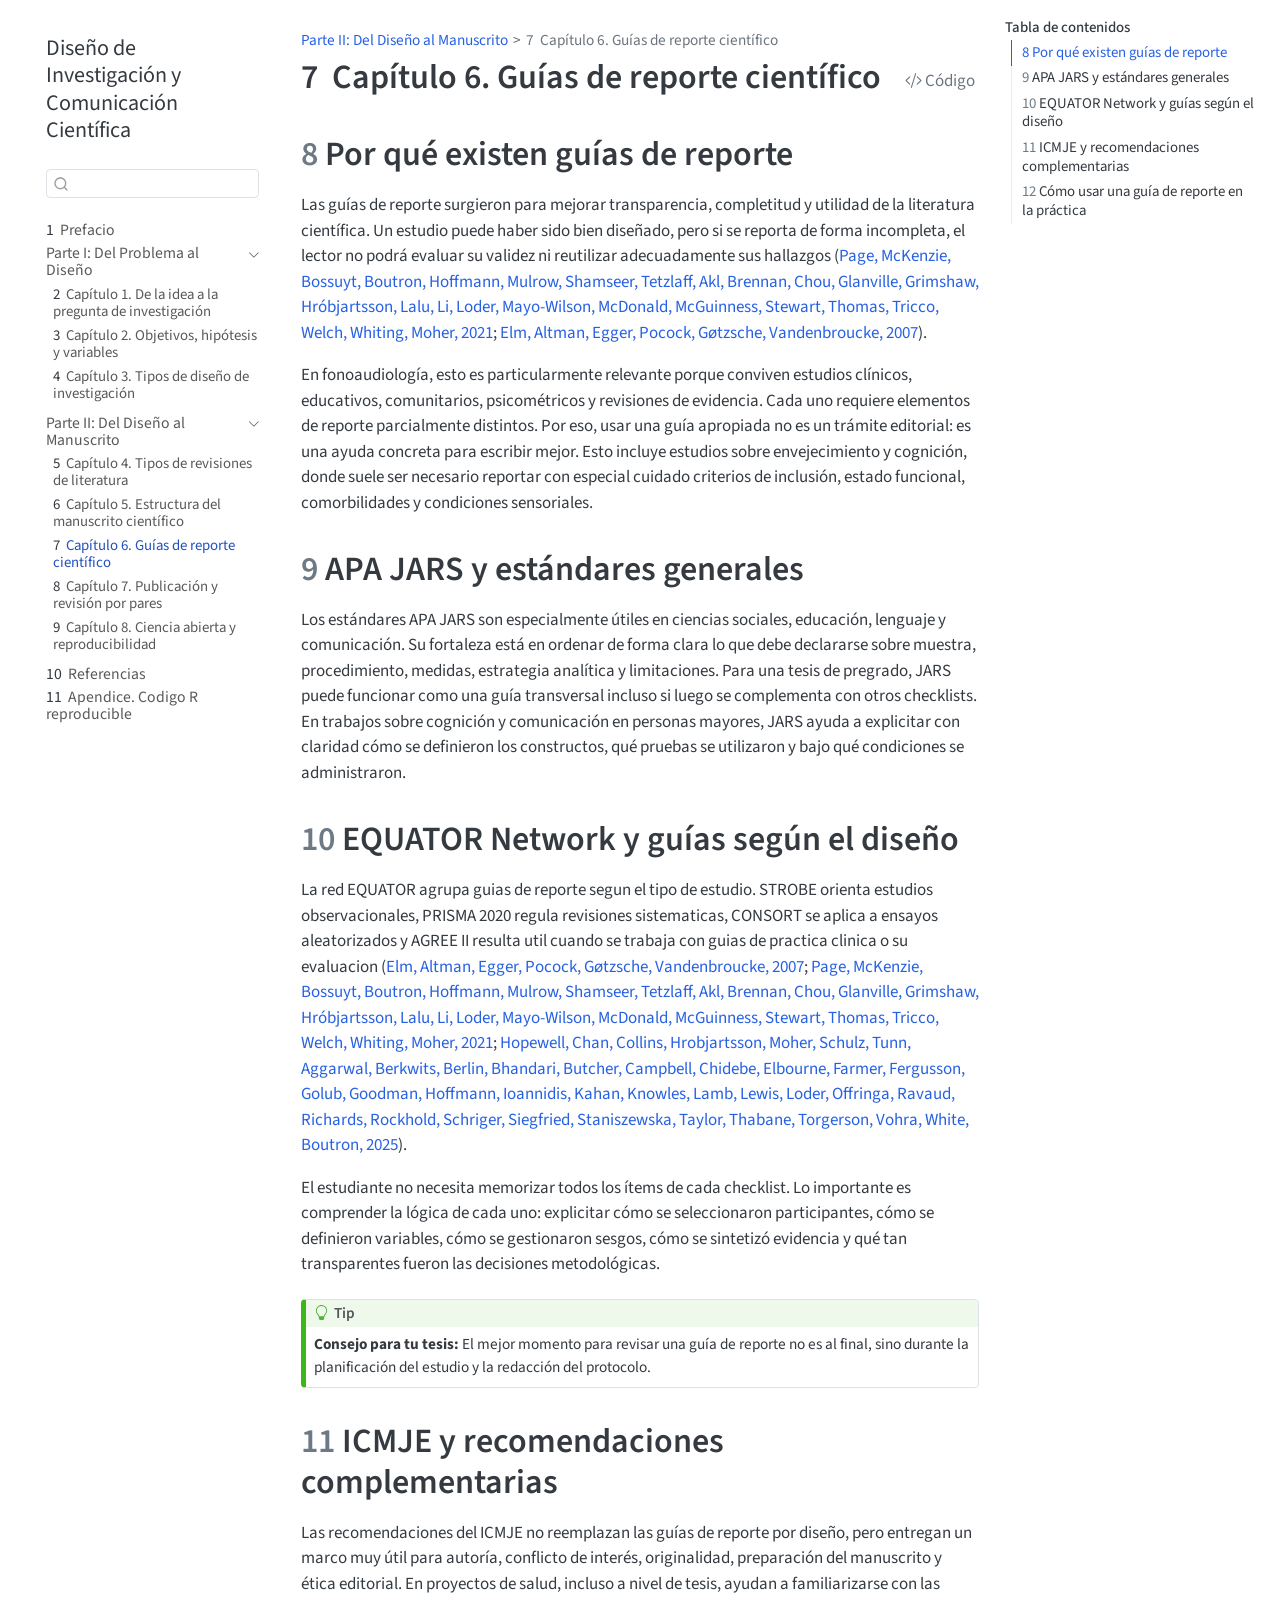
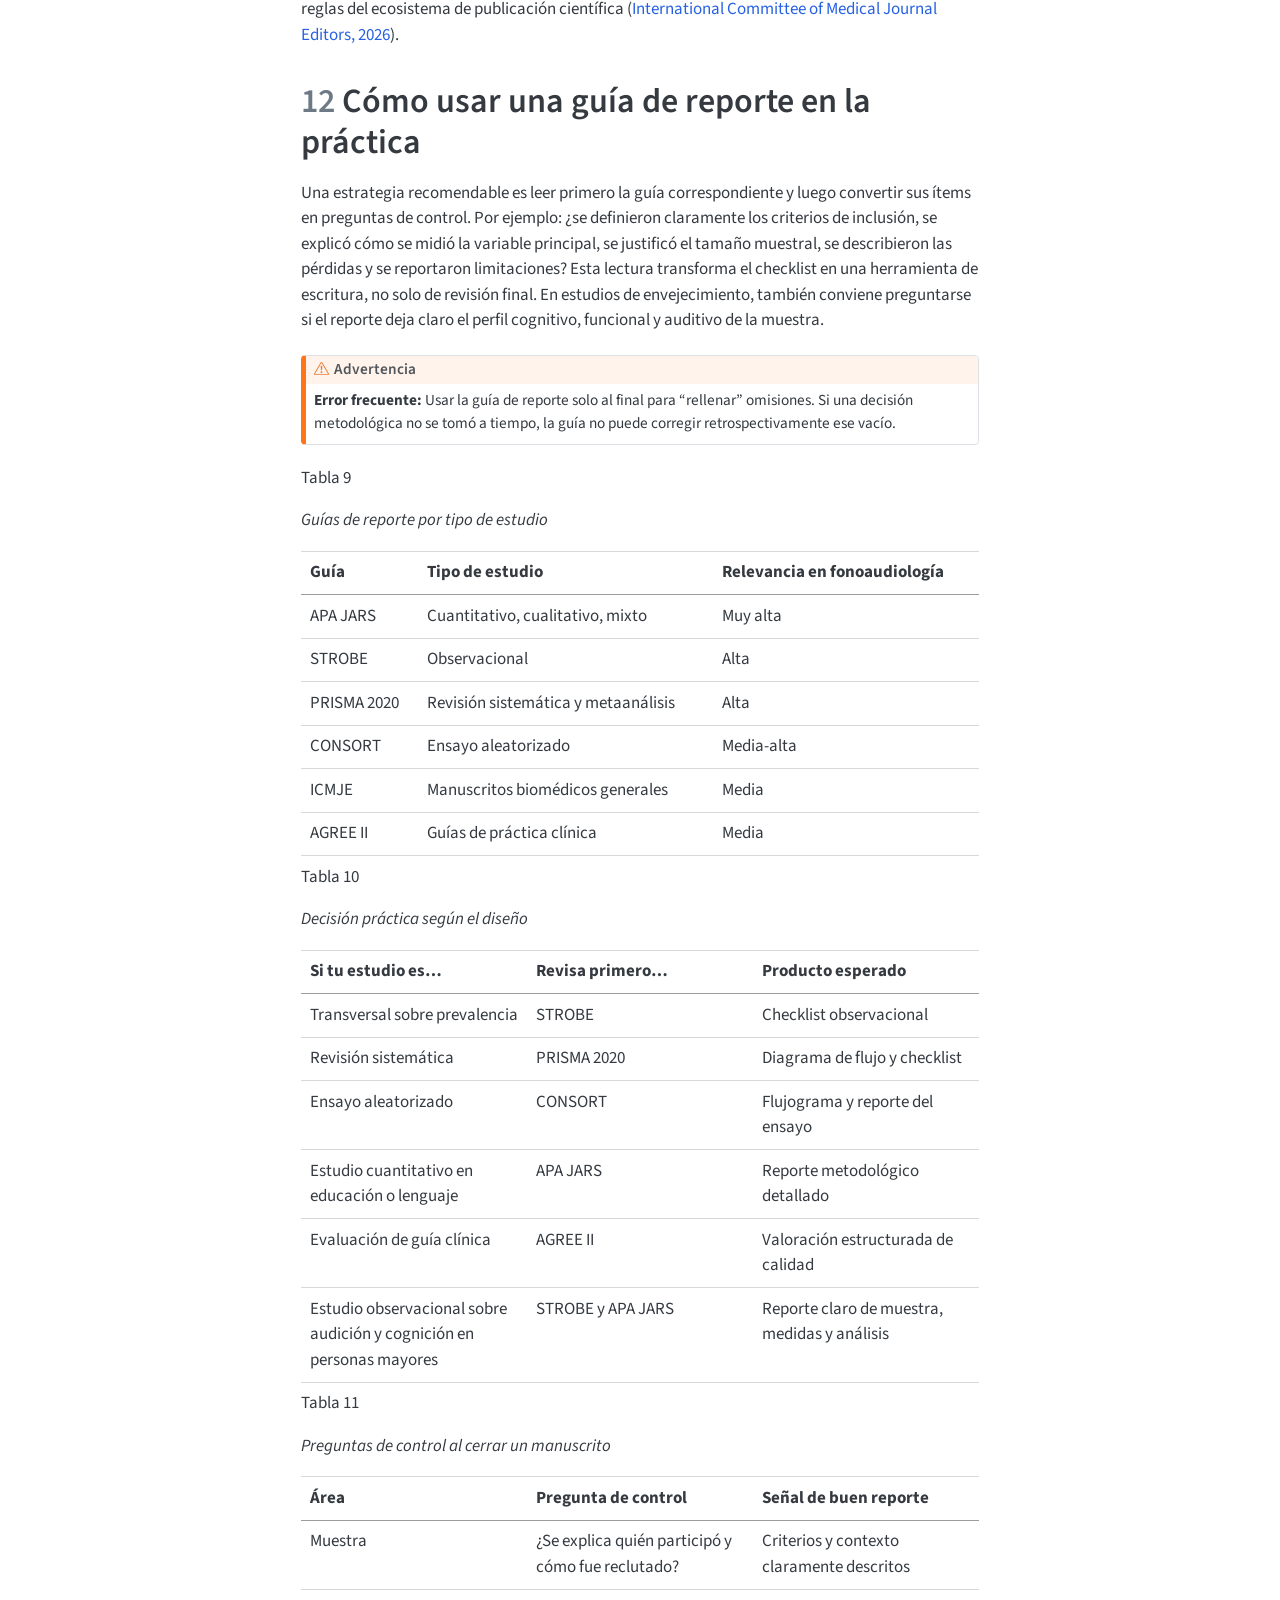
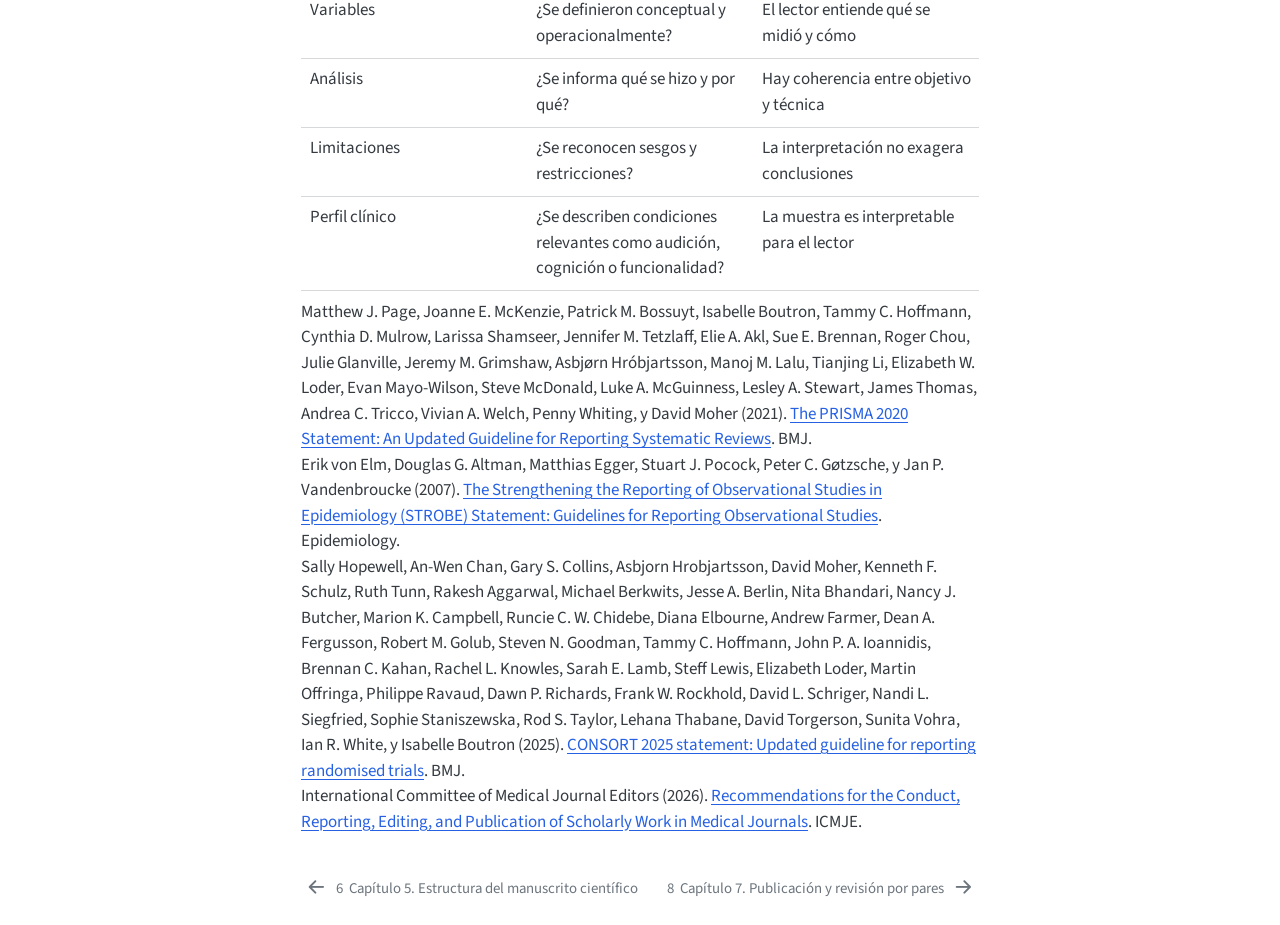
<file: 05-reporte.html>
<!DOCTYPE html>
<html xmlns="http://www.w3.org/1999/xhtml" lang="es" xml:lang="es"><head>

<meta charset="utf-8">
<meta name="generator" content="quarto-1.8.26">

<meta name="viewport" content="width=device-width, initial-scale=1.0, user-scalable=yes">


<title>7&nbsp; Capítulo 6. Guías de reporte científico – Diseño de Investigación y Comunicación Científica</title>
<style>
code{white-space: pre-wrap;}
span.smallcaps{font-variant: small-caps;}
div.columns{display: flex; gap: min(4vw, 1.5em);}
div.column{flex: auto; overflow-x: auto;}
div.hanging-indent{margin-left: 1.5em; text-indent: -1.5em;}
ul.task-list{list-style: none;}
ul.task-list li input[type="checkbox"] {
  width: 0.8em;
  margin: 0 0.8em 0.2em -1em; /* quarto-specific, see https://github.com/quarto-dev/quarto-cli/issues/4556 */ 
  vertical-align: middle;
}
/* CSS for syntax highlighting */
html { -webkit-text-size-adjust: 100%; }
pre > code.sourceCode { white-space: pre; position: relative; }
pre > code.sourceCode > span { display: inline-block; line-height: 1.25; }
pre > code.sourceCode > span:empty { height: 1.2em; }
.sourceCode { overflow: visible; }
code.sourceCode > span { color: inherit; text-decoration: inherit; }
div.sourceCode { margin: 1em 0; }
pre.sourceCode { margin: 0; }
@media screen {
div.sourceCode { overflow: auto; }
}
@media print {
pre > code.sourceCode { white-space: pre-wrap; }
pre > code.sourceCode > span { text-indent: -5em; padding-left: 5em; }
}
pre.numberSource code
  { counter-reset: source-line 0; }
pre.numberSource code > span
  { position: relative; left: -4em; counter-increment: source-line; }
pre.numberSource code > span > a:first-child::before
  { content: counter(source-line);
    position: relative; left: -1em; text-align: right; vertical-align: baseline;
    border: none; display: inline-block;
    -webkit-touch-callout: none; -webkit-user-select: none;
    -khtml-user-select: none; -moz-user-select: none;
    -ms-user-select: none; user-select: none;
    padding: 0 4px; width: 4em;
  }
pre.numberSource { margin-left: 3em;  padding-left: 4px; }
div.sourceCode
  {   }
@media screen {
pre > code.sourceCode > span > a:first-child::before { text-decoration: underline; }
}
/* CSS for citations */
div.csl-bib-body { }
div.csl-entry {
  clear: both;
}
.hanging-indent div.csl-entry {
  margin-left:2em;
  text-indent:-2em;
}
div.csl-left-margin {
  min-width:2em;
  float:left;
}
div.csl-right-inline {
  margin-left:2em;
  padding-left:1em;
}
div.csl-indent {
  margin-left: 2em;
}</style>


<script src="site_libs/quarto-nav/quarto-nav.js"></script>
<script src="site_libs/quarto-nav/headroom.min.js"></script>
<script src="site_libs/clipboard/clipboard.min.js"></script>
<script src="site_libs/quarto-search/autocomplete.umd.js"></script>
<script src="site_libs/quarto-search/fuse.min.js"></script>
<script src="site_libs/quarto-search/quarto-search.js"></script>
<meta name="quarto:offset" content="./">
<link href="./06-publicacion.html" rel="next">
<link href="./04-manuscrito.html" rel="prev">
<script src="site_libs/quarto-html/quarto.js" type="module"></script>
<script src="site_libs/quarto-html/tabsets/tabsets.js" type="module"></script>
<script src="site_libs/quarto-html/axe/axe-check.js" type="module"></script>
<script src="site_libs/quarto-html/popper.min.js"></script>
<script src="site_libs/quarto-html/tippy.umd.min.js"></script>
<script src="site_libs/quarto-html/anchor.min.js"></script>
<link href="site_libs/quarto-html/tippy.css" rel="stylesheet">
<link href="site_libs/quarto-html/quarto-syntax-highlighting-587c61ba64f3a5504c4d52d930310e48.css" rel="stylesheet" id="quarto-text-highlighting-styles">
<script src="site_libs/bootstrap/bootstrap.min.js"></script>
<link href="site_libs/bootstrap/bootstrap-icons.css" rel="stylesheet">
<link href="site_libs/bootstrap/bootstrap-27c261d06b905028a18691de25d09dde.min.css" rel="stylesheet" append-hash="true" id="quarto-bootstrap" data-mode="light">
<script id="quarto-search-options" type="application/json">{
  "location": "sidebar",
  "copy-button": false,
  "collapse-after": 3,
  "panel-placement": "start",
  "type": "textbox",
  "limit": 50,
  "keyboard-shortcut": [
    "f",
    "/",
    "s"
  ],
  "show-item-context": false,
  "language": {
    "search-no-results-text": "No se han encontrado resultados",
    "search-matching-documents-text": "documentos encontrados",
    "search-copy-link-title": "Copiar el enlace en la búsqueda",
    "search-hide-matches-text": "Ocultar resultados adicionales",
    "search-more-match-text": "resultado adicional en este documento",
    "search-more-matches-text": "resultados adicionales en este documento",
    "search-clear-button-title": "Borrar",
    "search-text-placeholder": "",
    "search-detached-cancel-button-title": "Cancelar",
    "search-submit-button-title": "Enviar",
    "search-label": "Buscar"
  }
}</script>


</head>

<body class="nav-sidebar floating quarto-light">

<div id="quarto-search-results"></div>
  <header id="quarto-header" class="headroom fixed-top">
  <nav class="quarto-secondary-nav">
    <div class="container-fluid d-flex">
      <button type="button" class="quarto-btn-toggle btn" data-bs-toggle="collapse" role="button" data-bs-target=".quarto-sidebar-collapse-item" aria-controls="quarto-sidebar" aria-expanded="false" aria-label="Alternar barra lateral" onclick="if (window.quartoToggleHeadroom) { window.quartoToggleHeadroom(); }">
        <i class="bi bi-layout-text-sidebar-reverse"></i>
      </button>
        <nav class="quarto-page-breadcrumbs" aria-label="breadcrumb"><ol class="breadcrumb"><li class="breadcrumb-item"><a href="./04-revisiones.html">Parte II: Del Diseño al Manuscrito</a></li><li class="breadcrumb-item"><a href="./05-reporte.html"><span class="chapter-number">7</span>&nbsp; <span class="chapter-title">Capítulo 6. Guías de reporte científico</span></a></li></ol></nav>
        <a class="flex-grow-1" role="navigation" data-bs-toggle="collapse" data-bs-target=".quarto-sidebar-collapse-item" aria-controls="quarto-sidebar" aria-expanded="false" aria-label="Alternar barra lateral" onclick="if (window.quartoToggleHeadroom) { window.quartoToggleHeadroom(); }">      
        </a>
      <button type="button" class="btn quarto-search-button" aria-label="Buscar" onclick="window.quartoOpenSearch();">
        <i class="bi bi-search"></i>
      </button>
    </div>
  </nav>
</header>
<!-- content -->
<div id="quarto-content" class="quarto-container page-columns page-rows-contents page-layout-article">
<!-- sidebar -->
  <nav id="quarto-sidebar" class="sidebar collapse collapse-horizontal quarto-sidebar-collapse-item sidebar-navigation floating overflow-auto">
    <div class="pt-lg-2 mt-2 text-left sidebar-header">
    <div class="sidebar-title mb-0 py-0">
      <a href="./">Diseño de Investigación y Comunicación Científica</a> 
    </div>
      </div>
        <div class="mt-2 flex-shrink-0 align-items-center">
        <div class="sidebar-search">
        <div id="quarto-search" class="" title="Buscar"></div>
        </div>
        </div>
    <div class="sidebar-menu-container"> 
    <ul class="list-unstyled mt-1">
        <li class="sidebar-item">
  <div class="sidebar-item-container"> 
  <a href="./index.html" class="sidebar-item-text sidebar-link">
 <span class="menu-text"><span class="chapter-number">1</span>&nbsp; <span class="chapter-title">Prefacio</span></span></a>
  </div>
</li>
        <li class="sidebar-item sidebar-item-section">
      <div class="sidebar-item-container"> 
            <a class="sidebar-item-text sidebar-link text-start" data-bs-toggle="collapse" data-bs-target="#quarto-sidebar-section-1" role="navigation" aria-expanded="true">
 <span class="menu-text">Parte I: Del Problema al Diseño</span></a>
          <a class="sidebar-item-toggle text-start" data-bs-toggle="collapse" data-bs-target="#quarto-sidebar-section-1" role="navigation" aria-expanded="true" aria-label="Alternar sección">
            <i class="bi bi-chevron-right ms-2"></i>
          </a> 
      </div>
      <ul id="quarto-sidebar-section-1" class="collapse list-unstyled sidebar-section depth1 show">  
          <li class="sidebar-item">
  <div class="sidebar-item-container"> 
  <a href="./01-pregunta.html" class="sidebar-item-text sidebar-link">
 <span class="menu-text"><span class="chapter-number">2</span>&nbsp; <span class="chapter-title">Capítulo 1. De la idea a la pregunta de investigación</span></span></a>
  </div>
</li>
          <li class="sidebar-item">
  <div class="sidebar-item-container"> 
  <a href="./02-objetivos.html" class="sidebar-item-text sidebar-link">
 <span class="menu-text"><span class="chapter-number">3</span>&nbsp; <span class="chapter-title">Capítulo 2. Objetivos, hipótesis y variables</span></span></a>
  </div>
</li>
          <li class="sidebar-item">
  <div class="sidebar-item-container"> 
  <a href="./03-disenos.html" class="sidebar-item-text sidebar-link">
 <span class="menu-text"><span class="chapter-number">4</span>&nbsp; <span class="chapter-title">Capítulo 3. Tipos de diseño de investigación</span></span></a>
  </div>
</li>
      </ul>
  </li>
        <li class="sidebar-item sidebar-item-section">
      <div class="sidebar-item-container"> 
            <a class="sidebar-item-text sidebar-link text-start" data-bs-toggle="collapse" data-bs-target="#quarto-sidebar-section-2" role="navigation" aria-expanded="true">
 <span class="menu-text">Parte II: Del Diseño al Manuscrito</span></a>
          <a class="sidebar-item-toggle text-start" data-bs-toggle="collapse" data-bs-target="#quarto-sidebar-section-2" role="navigation" aria-expanded="true" aria-label="Alternar sección">
            <i class="bi bi-chevron-right ms-2"></i>
          </a> 
      </div>
      <ul id="quarto-sidebar-section-2" class="collapse list-unstyled sidebar-section depth1 show">  
          <li class="sidebar-item">
  <div class="sidebar-item-container"> 
  <a href="./04-revisiones.html" class="sidebar-item-text sidebar-link">
 <span class="menu-text"><span class="chapter-number">5</span>&nbsp; <span class="chapter-title">Capítulo 4. Tipos de revisiones de literatura</span></span></a>
  </div>
</li>
          <li class="sidebar-item">
  <div class="sidebar-item-container"> 
  <a href="./04-manuscrito.html" class="sidebar-item-text sidebar-link">
 <span class="menu-text"><span class="chapter-number">6</span>&nbsp; <span class="chapter-title">Capítulo 5. Estructura del manuscrito científico</span></span></a>
  </div>
</li>
          <li class="sidebar-item">
  <div class="sidebar-item-container"> 
  <a href="./05-reporte.html" class="sidebar-item-text sidebar-link active">
 <span class="menu-text"><span class="chapter-number">7</span>&nbsp; <span class="chapter-title">Capítulo 6. Guías de reporte científico</span></span></a>
  </div>
</li>
          <li class="sidebar-item">
  <div class="sidebar-item-container"> 
  <a href="./06-publicacion.html" class="sidebar-item-text sidebar-link">
 <span class="menu-text"><span class="chapter-number">8</span>&nbsp; <span class="chapter-title">Capítulo 7. Publicación y revisión por pares</span></span></a>
  </div>
</li>
          <li class="sidebar-item">
  <div class="sidebar-item-container"> 
  <a href="./07-ciencia-abierta.html" class="sidebar-item-text sidebar-link">
 <span class="menu-text"><span class="chapter-number">9</span>&nbsp; <span class="chapter-title">Capítulo 8. Ciencia abierta y reproducibilidad</span></span></a>
  </div>
</li>
      </ul>
  </li>
        <li class="sidebar-item">
  <div class="sidebar-item-container"> 
  <a href="./referencias.html" class="sidebar-item-text sidebar-link">
 <span class="menu-text"><span class="chapter-number">10</span>&nbsp; <span class="chapter-title">Referencias</span></span></a>
  </div>
</li>
        <li class="sidebar-item">
  <div class="sidebar-item-container"> 
  <a href="./apendice-r.html" class="sidebar-item-text sidebar-link">
 <span class="menu-text"><span class="chapter-number">11</span>&nbsp; <span class="chapter-title">Apendice. Codigo R reproducible</span></span></a>
  </div>
</li>
    </ul>
    </div>
</nav>
<div id="quarto-sidebar-glass" class="quarto-sidebar-collapse-item" data-bs-toggle="collapse" data-bs-target=".quarto-sidebar-collapse-item"></div>
<!-- margin-sidebar -->
    <div id="quarto-margin-sidebar" class="sidebar margin-sidebar">
        <nav id="TOC" role="doc-toc" class="toc-active">
    <h2 id="toc-title">Tabla de contenidos</h2>
   
  <ul>
  <li><a href="#por-qué-existen-guías-de-reporte" id="toc-por-qué-existen-guías-de-reporte" class="nav-link active" data-scroll-target="#por-qué-existen-guías-de-reporte"><span class="header-section-number">8</span> Por qué existen guías de reporte</a></li>
  <li><a href="#apa-jars-y-estándares-generales" id="toc-apa-jars-y-estándares-generales" class="nav-link" data-scroll-target="#apa-jars-y-estándares-generales"><span class="header-section-number">9</span> APA JARS y estándares generales</a></li>
  <li><a href="#equator-network-y-guías-según-el-diseño" id="toc-equator-network-y-guías-según-el-diseño" class="nav-link" data-scroll-target="#equator-network-y-guías-según-el-diseño"><span class="header-section-number">10</span> EQUATOR Network y guías según el diseño</a></li>
  <li><a href="#icmje-y-recomendaciones-complementarias" id="toc-icmje-y-recomendaciones-complementarias" class="nav-link" data-scroll-target="#icmje-y-recomendaciones-complementarias"><span class="header-section-number">11</span> ICMJE y recomendaciones complementarias</a></li>
  <li><a href="#cómo-usar-una-guía-de-reporte-en-la-práctica" id="toc-cómo-usar-una-guía-de-reporte-en-la-práctica" class="nav-link" data-scroll-target="#cómo-usar-una-guía-de-reporte-en-la-práctica"><span class="header-section-number">12</span> Cómo usar una guía de reporte en la práctica</a></li>
  </ul>
</nav>
    </div>
<!-- main -->
<main class="content" id="quarto-document-content">

<header id="title-block-header" class="quarto-title-block default"><nav class="quarto-page-breadcrumbs quarto-title-breadcrumbs d-none d-lg-block" aria-label="breadcrumb"><ol class="breadcrumb"><li class="breadcrumb-item"><a href="./04-revisiones.html">Parte II: Del Diseño al Manuscrito</a></li><li class="breadcrumb-item"><a href="./05-reporte.html"><span class="chapter-number">7</span>&nbsp; <span class="chapter-title">Capítulo 6. Guías de reporte científico</span></a></li></ol></nav>
<div class="quarto-title">
<div class="quarto-title-block"><div><h1 class="title"><span class="chapter-number">7</span>&nbsp; <span class="chapter-title">Capítulo 6. Guías de reporte científico</span></h1><button type="button" class="btn code-tools-button" id="quarto-code-tools-source"><i class="bi"></i> Código</button></div></div>
</div>



<div class="quarto-title-meta">

    
  
    
  </div>
  


</header>


<section id="por-qué-existen-guías-de-reporte" class="level1" data-number="8">
<h1 data-number="8"><span class="header-section-number">8</span> Por qué existen guías de reporte</h1>
<p>Las guías de reporte surgieron para mejorar transparencia, completitud y utilidad de la literatura científica. Un estudio puede haber sido bien diseñado, pero si se reporta de forma incompleta, el lector no podrá evaluar su validez ni reutilizar adecuadamente sus hallazgos <span class="citation" data-cites="page2021prisma vonelm2007strobe">(<a href="#ref-page2021prisma" role="doc-biblioref">Page, McKenzie, Bossuyt, Boutron, Hoffmann, Mulrow, Shamseer, Tetzlaff, Akl, Brennan, Chou, Glanville, Grimshaw, Hróbjartsson, Lalu, Li, Loder, Mayo-Wilson, McDonald, McGuinness, Stewart, Thomas, Tricco, Welch, Whiting, Moher, 2021</a>; <a href="#ref-vonelm2007strobe" role="doc-biblioref">Elm, Altman, Egger, Pocock, Gøtzsche, Vandenbroucke, 2007</a>)</span>.</p>
<p>En fonoaudiología, esto es particularmente relevante porque conviven estudios clínicos, educativos, comunitarios, psicométricos y revisiones de evidencia. Cada uno requiere elementos de reporte parcialmente distintos. Por eso, usar una guía apropiada no es un trámite editorial: es una ayuda concreta para escribir mejor. Esto incluye estudios sobre envejecimiento y cognición, donde suele ser necesario reportar con especial cuidado criterios de inclusión, estado funcional, comorbilidades y condiciones sensoriales.</p>
</section>
<section id="apa-jars-y-estándares-generales" class="level1" data-number="9">
<h1 data-number="9"><span class="header-section-number">9</span> APA JARS y estándares generales</h1>
<p>Los estándares APA JARS son especialmente útiles en ciencias sociales, educación, lenguaje y comunicación. Su fortaleza está en ordenar de forma clara lo que debe declararse sobre muestra, procedimiento, medidas, estrategia analítica y limitaciones. Para una tesis de pregrado, JARS puede funcionar como una guía transversal incluso si luego se complementa con otros checklists. En trabajos sobre cognición y comunicación en personas mayores, JARS ayuda a explicitar con claridad cómo se definieron los constructos, qué pruebas se utilizaron y bajo qué condiciones se administraron.</p>
</section>
<section id="equator-network-y-guías-según-el-diseño" class="level1" data-number="10">
<h1 data-number="10"><span class="header-section-number">10</span> EQUATOR Network y guías según el diseño</h1>
<p>La red EQUATOR agrupa guias de reporte segun el tipo de estudio. STROBE orienta estudios observacionales, PRISMA 2020 regula revisiones sistematicas, CONSORT se aplica a ensayos aleatorizados y AGREE II resulta util cuando se trabaja con guias de practica clinica o su evaluacion <span class="citation" data-cites="vonelm2007strobe page2021prisma hopewell2025consort">(<a href="#ref-vonelm2007strobe" role="doc-biblioref">Elm, Altman, Egger, Pocock, Gøtzsche, Vandenbroucke, 2007</a>; <a href="#ref-page2021prisma" role="doc-biblioref">Page, McKenzie, Bossuyt, Boutron, Hoffmann, Mulrow, Shamseer, Tetzlaff, Akl, Brennan, Chou, Glanville, Grimshaw, Hróbjartsson, Lalu, Li, Loder, Mayo-Wilson, McDonald, McGuinness, Stewart, Thomas, Tricco, Welch, Whiting, Moher, 2021</a>; <a href="#ref-hopewell2025consort" role="doc-biblioref">Hopewell, Chan, Collins, Hrobjartsson, Moher, Schulz, Tunn, Aggarwal, Berkwits, Berlin, Bhandari, Butcher, Campbell, Chidebe, Elbourne, Farmer, Fergusson, Golub, Goodman, Hoffmann, Ioannidis, Kahan, Knowles, Lamb, Lewis, Loder, Offringa, Ravaud, Richards, Rockhold, Schriger, Siegfried, Staniszewska, Taylor, Thabane, Torgerson, Vohra, White, Boutron, 2025</a>)</span>.</p>
<p>El estudiante no necesita memorizar todos los ítems de cada checklist. Lo importante es comprender la lógica de cada uno: explicitar cómo se seleccionaron participantes, cómo se definieron variables, cómo se gestionaron sesgos, cómo se sintetizó evidencia y qué tan transparentes fueron las decisiones metodológicas.</p>
<div class="callout callout-style-default callout-tip callout-titled">
<div class="callout-header d-flex align-content-center">
<div class="callout-icon-container">
<i class="callout-icon"></i>
</div>
<div class="callout-title-container flex-fill">
Tip
</div>
</div>
<div class="callout-body-container callout-body">
<p><strong>Consejo para tu tesis:</strong> El mejor momento para revisar una guía de reporte no es al final, sino durante la planificación del estudio y la redacción del protocolo.</p>
</div>
</div>
</section>
<section id="icmje-y-recomendaciones-complementarias" class="level1" data-number="11">
<h1 data-number="11"><span class="header-section-number">11</span> ICMJE y recomendaciones complementarias</h1>
<p>Las recomendaciones del ICMJE no reemplazan las guías de reporte por diseño, pero entregan un marco muy útil para autoría, conflicto de interés, originalidad, preparación del manuscrito y ética editorial. En proyectos de salud, incluso a nivel de tesis, ayudan a familiarizarse con las reglas del ecosistema de publicación científica <span class="citation" data-cites="icmje_recommendations">(<a href="#ref-icmje_recommendations" role="doc-biblioref">International Committee of Medical Journal Editors, 2026</a>)</span>.</p>
</section>
<section id="cómo-usar-una-guía-de-reporte-en-la-práctica" class="level1" data-number="12">
<h1 data-number="12"><span class="header-section-number">12</span> Cómo usar una guía de reporte en la práctica</h1>
<p>Una estrategia recomendable es leer primero la guía correspondiente y luego convertir sus ítems en preguntas de control. Por ejemplo: ¿se definieron claramente los criterios de inclusión, se explicó cómo se midió la variable principal, se justificó el tamaño muestral, se describieron las pérdidas y se reportaron limitaciones? Esta lectura transforma el checklist en una herramienta de escritura, no solo de revisión final. En estudios de envejecimiento, también conviene preguntarse si el reporte deja claro el perfil cognitivo, funcional y auditivo de la muestra.</p>
<div class="callout callout-style-default callout-warning callout-titled">
<div class="callout-header d-flex align-content-center">
<div class="callout-icon-container">
<i class="callout-icon"></i>
</div>
<div class="callout-title-container flex-fill">
Advertencia
</div>
</div>
<div class="callout-body-container callout-body">
<p><strong>Error frecuente:</strong> Usar la guía de reporte solo al final para “rellenar” omisiones. Si una decisión metodológica no se tomó a tiempo, la guía no puede corregir retrospectivamente ese vacío.</p>
</div>
</div>
<p>Tabla 9</p>
<p><em>Guías de reporte por tipo de estudio</em></p>
<table class="caption-top table">
<thead>
<tr class="header">
<th>Guía</th>
<th>Tipo de estudio</th>
<th>Relevancia en fonoaudiología</th>
</tr>
</thead>
<tbody>
<tr class="odd">
<td>APA JARS</td>
<td>Cuantitativo, cualitativo, mixto</td>
<td>Muy alta</td>
</tr>
<tr class="even">
<td>STROBE</td>
<td>Observacional</td>
<td>Alta</td>
</tr>
<tr class="odd">
<td>PRISMA 2020</td>
<td>Revisión sistemática y metaanálisis</td>
<td>Alta</td>
</tr>
<tr class="even">
<td>CONSORT</td>
<td>Ensayo aleatorizado</td>
<td>Media-alta</td>
</tr>
<tr class="odd">
<td>ICMJE</td>
<td>Manuscritos biomédicos generales</td>
<td>Media</td>
</tr>
<tr class="even">
<td>AGREE II</td>
<td>Guías de práctica clínica</td>
<td>Media</td>
</tr>
</tbody>
</table>
<p>Tabla 10</p>
<p><em>Decisión práctica según el diseño</em></p>
<table class="caption-top table">
<colgroup>
<col style="width: 33%">
<col style="width: 33%">
<col style="width: 33%">
</colgroup>
<thead>
<tr class="header">
<th>Si tu estudio es…</th>
<th>Revisa primero…</th>
<th>Producto esperado</th>
</tr>
</thead>
<tbody>
<tr class="odd">
<td>Transversal sobre prevalencia</td>
<td>STROBE</td>
<td>Checklist observacional</td>
</tr>
<tr class="even">
<td>Revisión sistemática</td>
<td>PRISMA 2020</td>
<td>Diagrama de flujo y checklist</td>
</tr>
<tr class="odd">
<td>Ensayo aleatorizado</td>
<td>CONSORT</td>
<td>Flujograma y reporte del ensayo</td>
</tr>
<tr class="even">
<td>Estudio cuantitativo en educación o lenguaje</td>
<td>APA JARS</td>
<td>Reporte metodológico detallado</td>
</tr>
<tr class="odd">
<td>Evaluación de guía clínica</td>
<td>AGREE II</td>
<td>Valoración estructurada de calidad</td>
</tr>
<tr class="even">
<td>Estudio observacional sobre audición y cognición en personas mayores</td>
<td>STROBE y APA JARS</td>
<td>Reporte claro de muestra, medidas y análisis</td>
</tr>
</tbody>
</table>
<p>Tabla 11</p>
<p><em>Preguntas de control al cerrar un manuscrito</em></p>
<table class="caption-top table">
<colgroup>
<col style="width: 33%">
<col style="width: 33%">
<col style="width: 33%">
</colgroup>
<thead>
<tr class="header">
<th>Área</th>
<th>Pregunta de control</th>
<th>Señal de buen reporte</th>
</tr>
</thead>
<tbody>
<tr class="odd">
<td>Muestra</td>
<td>¿Se explica quién participó y cómo fue reclutado?</td>
<td>Criterios y contexto claramente descritos</td>
</tr>
<tr class="even">
<td>Variables</td>
<td>¿Se definieron conceptual y operacionalmente?</td>
<td>El lector entiende qué se midió y cómo</td>
</tr>
<tr class="odd">
<td>Análisis</td>
<td>¿Se informa qué se hizo y por qué?</td>
<td>Hay coherencia entre objetivo y técnica</td>
</tr>
<tr class="even">
<td>Limitaciones</td>
<td>¿Se reconocen sesgos y restricciones?</td>
<td>La interpretación no exagera conclusiones</td>
</tr>
<tr class="odd">
<td>Perfil clínico</td>
<td>¿Se describen condiciones relevantes como audición, cognición o funcionalidad?</td>
<td>La muestra es interpretable para el lector</td>
</tr>
</tbody>
</table>


<!-- -->

<div id="refs" class="references csl-bib-body" role="list">
<div id="ref-page2021prisma" class="csl-entry" role="listitem">
Matthew J. Page, Joanne E. McKenzie, Patrick M. Bossuyt, Isabelle Boutron, Tammy C. Hoffmann, Cynthia D. Mulrow, Larissa Shamseer, Jennifer M. Tetzlaff, Elie A. Akl, Sue E. Brennan, Roger Chou, Julie Glanville, Jeremy M. Grimshaw, Asbjørn Hróbjartsson, Manoj M. Lalu, Tianjing Li, Elizabeth W. Loder, Evan Mayo-Wilson, Steve McDonald, Luke A. McGuinness, Lesley A. Stewart, James Thomas, Andrea C. Tricco, Vivian A. Welch, Penny Whiting, y David Moher (2021). <a href="https://doi.org/10.1136/bmj.n71">The PRISMA 2020 Statement: An Updated Guideline for Reporting Systematic Reviews</a>. BMJ.
</div>
<div id="ref-vonelm2007strobe" class="csl-entry" role="listitem">
Erik von Elm, Douglas G. Altman, Matthias Egger, Stuart J. Pocock, Peter C. Gøtzsche, y Jan P. Vandenbroucke (2007). <a href="https://doi.org/10.1097/EDE.0b013e3181577654">The Strengthening the Reporting of Observational Studies in Epidemiology (STROBE) Statement: Guidelines for Reporting Observational Studies</a>. Epidemiology.
</div>
<div id="ref-hopewell2025consort" class="csl-entry" role="listitem">
Sally Hopewell, An-Wen Chan, Gary S. Collins, Asbjorn Hrobjartsson, David Moher, Kenneth F. Schulz, Ruth Tunn, Rakesh Aggarwal, Michael Berkwits, Jesse A. Berlin, Nita Bhandari, Nancy J. Butcher, Marion K. Campbell, Runcie C. W. Chidebe, Diana Elbourne, Andrew Farmer, Dean A. Fergusson, Robert M. Golub, Steven N. Goodman, Tammy C. Hoffmann, John P. A. Ioannidis, Brennan C. Kahan, Rachel L. Knowles, Sarah E. Lamb, Steff Lewis, Elizabeth Loder, Martin Offringa, Philippe Ravaud, Dawn P. Richards, Frank W. Rockhold, David L. Schriger, Nandi L. Siegfried, Sophie Staniszewska, Rod S. Taylor, Lehana Thabane, David Torgerson, Sunita Vohra, Ian R. White, y Isabelle Boutron (2025). <a href="https://doi.org/10.1136/bmj-2024-081123">CONSORT 2025 statement: Updated guideline for reporting randomised trials</a>. BMJ.
</div>
<div id="ref-icmje_recommendations" class="csl-entry" role="listitem">
International Committee of Medical Journal Editors (2026). <a href="https://www.icmje.org/recommendations/">Recommendations for the Conduct, Reporting, Editing, and Publication of Scholarly Work in Medical Journals</a>. ICMJE.
</div>
</div>
</section>

</main> <!-- /main -->
<script id="quarto-html-after-body" type="application/javascript">
  window.document.addEventListener("DOMContentLoaded", function (event) {
    const icon = "";
    const anchorJS = new window.AnchorJS();
    anchorJS.options = {
      placement: 'right',
      icon: icon
    };
    anchorJS.add('.anchored');
    const isCodeAnnotation = (el) => {
      for (const clz of el.classList) {
        if (clz.startsWith('code-annotation-')) {                     
          return true;
        }
      }
      return false;
    }
    const onCopySuccess = function(e) {
      // button target
      const button = e.trigger;
      // don't keep focus
      button.blur();
      // flash "checked"
      button.classList.add('code-copy-button-checked');
      var currentTitle = button.getAttribute("title");
      button.setAttribute("title", "Copiado");
      let tooltip;
      if (window.bootstrap) {
        button.setAttribute("data-bs-toggle", "tooltip");
        button.setAttribute("data-bs-placement", "left");
        button.setAttribute("data-bs-title", "Copiado");
        tooltip = new bootstrap.Tooltip(button, 
          { trigger: "manual", 
            customClass: "code-copy-button-tooltip",
            offset: [0, -8]});
        tooltip.show();    
      }
      setTimeout(function() {
        if (tooltip) {
          tooltip.hide();
          button.removeAttribute("data-bs-title");
          button.removeAttribute("data-bs-toggle");
          button.removeAttribute("data-bs-placement");
        }
        button.setAttribute("title", currentTitle);
        button.classList.remove('code-copy-button-checked');
      }, 1000);
      // clear code selection
      e.clearSelection();
    }
    const getTextToCopy = function(trigger) {
      const outerScaffold = trigger.parentElement.cloneNode(true);
      const codeEl = outerScaffold.querySelector('code');
      for (const childEl of codeEl.children) {
        if (isCodeAnnotation(childEl)) {
          childEl.remove();
        }
      }
      return codeEl.innerText;
    }
    const clipboard = new window.ClipboardJS('.code-copy-button:not([data-in-quarto-modal])', {
      text: getTextToCopy
    });
    clipboard.on('success', onCopySuccess);
    if (window.document.getElementById('quarto-embedded-source-code-modal')) {
      const clipboardModal = new window.ClipboardJS('.code-copy-button[data-in-quarto-modal]', {
        text: getTextToCopy,
        container: window.document.getElementById('quarto-embedded-source-code-modal')
      });
      clipboardModal.on('success', onCopySuccess);
    }
    const viewSource = window.document.getElementById('quarto-view-source') ||
                       window.document.getElementById('quarto-code-tools-source');
    if (viewSource) {
      const sourceUrl = viewSource.getAttribute("data-quarto-source-url");
      viewSource.addEventListener("click", function(e) {
        if (sourceUrl) {
          // rstudio viewer pane
          if (/\bcapabilities=\b/.test(window.location)) {
            window.open(sourceUrl);
          } else {
            window.location.href = sourceUrl;
          }
        } else {
          const modal = new bootstrap.Modal(document.getElementById('quarto-embedded-source-code-modal'));
          modal.show();
        }
        return false;
      });
    }
    function toggleCodeHandler(show) {
      return function(e) {
        const detailsSrc = window.document.querySelectorAll(".cell > details > .sourceCode");
        for (let i=0; i<detailsSrc.length; i++) {
          const details = detailsSrc[i].parentElement;
          if (show) {
            details.open = true;
          } else {
            details.removeAttribute("open");
          }
        }
        const cellCodeDivs = window.document.querySelectorAll(".cell > .sourceCode");
        const fromCls = show ? "hidden" : "unhidden";
        const toCls = show ? "unhidden" : "hidden";
        for (let i=0; i<cellCodeDivs.length; i++) {
          const codeDiv = cellCodeDivs[i];
          if (codeDiv.classList.contains(fromCls)) {
            codeDiv.classList.remove(fromCls);
            codeDiv.classList.add(toCls);
          } 
        }
        return false;
      }
    }
    const hideAllCode = window.document.getElementById("quarto-hide-all-code");
    if (hideAllCode) {
      hideAllCode.addEventListener("click", toggleCodeHandler(false));
    }
    const showAllCode = window.document.getElementById("quarto-show-all-code");
    if (showAllCode) {
      showAllCode.addEventListener("click", toggleCodeHandler(true));
    }
      var localhostRegex = new RegExp(/^(?:http|https):\/\/localhost\:?[0-9]*\//);
      var mailtoRegex = new RegExp(/^mailto:/);
        var filterRegex = new RegExp('/' + window.location.host + '/');
      var isInternal = (href) => {
          return filterRegex.test(href) || localhostRegex.test(href) || mailtoRegex.test(href);
      }
      // Inspect non-navigation links and adorn them if external
     var links = window.document.querySelectorAll('a[href]:not(.nav-link):not(.navbar-brand):not(.toc-action):not(.sidebar-link):not(.sidebar-item-toggle):not(.pagination-link):not(.no-external):not([aria-hidden]):not(.dropdown-item):not(.quarto-navigation-tool):not(.about-link)');
      for (var i=0; i<links.length; i++) {
        const link = links[i];
        if (!isInternal(link.href)) {
          // undo the damage that might have been done by quarto-nav.js in the case of
          // links that we want to consider external
          if (link.dataset.originalHref !== undefined) {
            link.href = link.dataset.originalHref;
          }
        }
      }
    function tippyHover(el, contentFn, onTriggerFn, onUntriggerFn) {
      const config = {
        allowHTML: true,
        maxWidth: 500,
        delay: 100,
        arrow: false,
        appendTo: function(el) {
            return el.parentElement;
        },
        interactive: true,
        interactiveBorder: 10,
        theme: 'quarto',
        placement: 'bottom-start',
      };
      if (contentFn) {
        config.content = contentFn;
      }
      if (onTriggerFn) {
        config.onTrigger = onTriggerFn;
      }
      if (onUntriggerFn) {
        config.onUntrigger = onUntriggerFn;
      }
      window.tippy(el, config); 
    }
    const noterefs = window.document.querySelectorAll('a[role="doc-noteref"]');
    for (var i=0; i<noterefs.length; i++) {
      const ref = noterefs[i];
      tippyHover(ref, function() {
        // use id or data attribute instead here
        let href = ref.getAttribute('data-footnote-href') || ref.getAttribute('href');
        try { href = new URL(href).hash; } catch {}
        const id = href.replace(/^#\/?/, "");
        const note = window.document.getElementById(id);
        if (note) {
          return note.innerHTML;
        } else {
          return "";
        }
      });
    }
    const xrefs = window.document.querySelectorAll('a.quarto-xref');
    const processXRef = (id, note) => {
      // Strip column container classes
      const stripColumnClz = (el) => {
        el.classList.remove("page-full", "page-columns");
        if (el.children) {
          for (const child of el.children) {
            stripColumnClz(child);
          }
        }
      }
      stripColumnClz(note)
      if (id === null || id.startsWith('sec-')) {
        // Special case sections, only their first couple elements
        const container = document.createElement("div");
        if (note.children && note.children.length > 2) {
          container.appendChild(note.children[0].cloneNode(true));
          for (let i = 1; i < note.children.length; i++) {
            const child = note.children[i];
            if (child.tagName === "P" && child.innerText === "") {
              continue;
            } else {
              container.appendChild(child.cloneNode(true));
              break;
            }
          }
          if (window.Quarto?.typesetMath) {
            window.Quarto.typesetMath(container);
          }
          return container.innerHTML
        } else {
          if (window.Quarto?.typesetMath) {
            window.Quarto.typesetMath(note);
          }
          return note.innerHTML;
        }
      } else {
        // Remove any anchor links if they are present
        const anchorLink = note.querySelector('a.anchorjs-link');
        if (anchorLink) {
          anchorLink.remove();
        }
        if (window.Quarto?.typesetMath) {
          window.Quarto.typesetMath(note);
        }
        if (note.classList.contains("callout")) {
          return note.outerHTML;
        } else {
          return note.innerHTML;
        }
      }
    }
    for (var i=0; i<xrefs.length; i++) {
      const xref = xrefs[i];
      tippyHover(xref, undefined, function(instance) {
        instance.disable();
        let url = xref.getAttribute('href');
        let hash = undefined; 
        if (url.startsWith('#')) {
          hash = url;
        } else {
          try { hash = new URL(url).hash; } catch {}
        }
        if (hash) {
          const id = hash.replace(/^#\/?/, "");
          const note = window.document.getElementById(id);
          if (note !== null) {
            try {
              const html = processXRef(id, note.cloneNode(true));
              instance.setContent(html);
            } finally {
              instance.enable();
              instance.show();
            }
          } else {
            // See if we can fetch this
            fetch(url.split('#')[0])
            .then(res => res.text())
            .then(html => {
              const parser = new DOMParser();
              const htmlDoc = parser.parseFromString(html, "text/html");
              const note = htmlDoc.getElementById(id);
              if (note !== null) {
                const html = processXRef(id, note);
                instance.setContent(html);
              } 
            }).finally(() => {
              instance.enable();
              instance.show();
            });
          }
        } else {
          // See if we can fetch a full url (with no hash to target)
          // This is a special case and we should probably do some content thinning / targeting
          fetch(url)
          .then(res => res.text())
          .then(html => {
            const parser = new DOMParser();
            const htmlDoc = parser.parseFromString(html, "text/html");
            const note = htmlDoc.querySelector('main.content');
            if (note !== null) {
              // This should only happen for chapter cross references
              // (since there is no id in the URL)
              // remove the first header
              if (note.children.length > 0 && note.children[0].tagName === "HEADER") {
                note.children[0].remove();
              }
              const html = processXRef(null, note);
              instance.setContent(html);
            } 
          }).finally(() => {
            instance.enable();
            instance.show();
          });
        }
      }, function(instance) {
      });
    }
        let selectedAnnoteEl;
        const selectorForAnnotation = ( cell, annotation) => {
          let cellAttr = 'data-code-cell="' + cell + '"';
          let lineAttr = 'data-code-annotation="' +  annotation + '"';
          const selector = 'span[' + cellAttr + '][' + lineAttr + ']';
          return selector;
        }
        const selectCodeLines = (annoteEl) => {
          const doc = window.document;
          const targetCell = annoteEl.getAttribute("data-target-cell");
          const targetAnnotation = annoteEl.getAttribute("data-target-annotation");
          const annoteSpan = window.document.querySelector(selectorForAnnotation(targetCell, targetAnnotation));
          const lines = annoteSpan.getAttribute("data-code-lines").split(",");
          const lineIds = lines.map((line) => {
            return targetCell + "-" + line;
          })
          let top = null;
          let height = null;
          let parent = null;
          if (lineIds.length > 0) {
              //compute the position of the single el (top and bottom and make a div)
              const el = window.document.getElementById(lineIds[0]);
              top = el.offsetTop;
              height = el.offsetHeight;
              parent = el.parentElement.parentElement;
            if (lineIds.length > 1) {
              const lastEl = window.document.getElementById(lineIds[lineIds.length - 1]);
              const bottom = lastEl.offsetTop + lastEl.offsetHeight;
              height = bottom - top;
            }
            if (top !== null && height !== null && parent !== null) {
              // cook up a div (if necessary) and position it 
              let div = window.document.getElementById("code-annotation-line-highlight");
              if (div === null) {
                div = window.document.createElement("div");
                div.setAttribute("id", "code-annotation-line-highlight");
                div.style.position = 'absolute';
                parent.appendChild(div);
              }
              div.style.top = top - 2 + "px";
              div.style.height = height + 4 + "px";
              div.style.left = 0;
              let gutterDiv = window.document.getElementById("code-annotation-line-highlight-gutter");
              if (gutterDiv === null) {
                gutterDiv = window.document.createElement("div");
                gutterDiv.setAttribute("id", "code-annotation-line-highlight-gutter");
                gutterDiv.style.position = 'absolute';
                const codeCell = window.document.getElementById(targetCell);
                const gutter = codeCell.querySelector('.code-annotation-gutter');
                gutter.appendChild(gutterDiv);
              }
              gutterDiv.style.top = top - 2 + "px";
              gutterDiv.style.height = height + 4 + "px";
            }
            selectedAnnoteEl = annoteEl;
          }
        };
        const unselectCodeLines = () => {
          const elementsIds = ["code-annotation-line-highlight", "code-annotation-line-highlight-gutter"];
          elementsIds.forEach((elId) => {
            const div = window.document.getElementById(elId);
            if (div) {
              div.remove();
            }
          });
          selectedAnnoteEl = undefined;
        };
          // Handle positioning of the toggle
      window.addEventListener(
        "resize",
        throttle(() => {
          elRect = undefined;
          if (selectedAnnoteEl) {
            selectCodeLines(selectedAnnoteEl);
          }
        }, 10)
      );
      function throttle(fn, ms) {
      let throttle = false;
      let timer;
        return (...args) => {
          if(!throttle) { // first call gets through
              fn.apply(this, args);
              throttle = true;
          } else { // all the others get throttled
              if(timer) clearTimeout(timer); // cancel #2
              timer = setTimeout(() => {
                fn.apply(this, args);
                timer = throttle = false;
              }, ms);
          }
        };
      }
        // Attach click handler to the DT
        const annoteDls = window.document.querySelectorAll('dt[data-target-cell]');
        for (const annoteDlNode of annoteDls) {
          annoteDlNode.addEventListener('click', (event) => {
            const clickedEl = event.target;
            if (clickedEl !== selectedAnnoteEl) {
              unselectCodeLines();
              const activeEl = window.document.querySelector('dt[data-target-cell].code-annotation-active');
              if (activeEl) {
                activeEl.classList.remove('code-annotation-active');
              }
              selectCodeLines(clickedEl);
              clickedEl.classList.add('code-annotation-active');
            } else {
              // Unselect the line
              unselectCodeLines();
              clickedEl.classList.remove('code-annotation-active');
            }
          });
        }
    const findCites = (el) => {
      const parentEl = el.parentElement;
      if (parentEl) {
        const cites = parentEl.dataset.cites;
        if (cites) {
          return {
            el,
            cites: cites.split(' ')
          };
        } else {
          return findCites(el.parentElement)
        }
      } else {
        return undefined;
      }
    };
    var bibliorefs = window.document.querySelectorAll('a[role="doc-biblioref"]');
    for (var i=0; i<bibliorefs.length; i++) {
      const ref = bibliorefs[i];
      const citeInfo = findCites(ref);
      if (citeInfo) {
        tippyHover(citeInfo.el, function() {
          var popup = window.document.createElement('div');
          citeInfo.cites.forEach(function(cite) {
            var citeDiv = window.document.createElement('div');
            citeDiv.classList.add('hanging-indent');
            citeDiv.classList.add('csl-entry');
            var biblioDiv = window.document.getElementById('ref-' + cite);
            if (biblioDiv) {
              citeDiv.innerHTML = biblioDiv.innerHTML;
            }
            popup.appendChild(citeDiv);
          });
          return popup.innerHTML;
        });
      }
    }
  });
  </script>
<nav class="page-navigation">
  <div class="nav-page nav-page-previous">
      <a href="./04-manuscrito.html" class="pagination-link" aria-label="Capítulo 5. Estructura del manuscrito científico">
        <i class="bi bi-arrow-left-short"></i> <span class="nav-page-text"><span class="chapter-number">6</span>&nbsp; <span class="chapter-title">Capítulo 5. Estructura del manuscrito científico</span></span>
      </a>          
  </div>
  <div class="nav-page nav-page-next">
      <a href="./06-publicacion.html" class="pagination-link" aria-label="Capítulo 7. Publicación y revisión por pares">
        <span class="nav-page-text"><span class="chapter-number">8</span>&nbsp; <span class="chapter-title">Capítulo 7. Publicación y revisión por pares</span></span> <i class="bi bi-arrow-right-short"></i>
      </a>
  </div>
</nav><div class="modal fade" id="quarto-embedded-source-code-modal" tabindex="-1" aria-labelledby="quarto-embedded-source-code-modal-label" aria-hidden="true"><div class="modal-dialog modal-dialog-scrollable"><div class="modal-content"><div class="modal-header"><h5 class="modal-title" id="quarto-embedded-source-code-modal-label">Ejecutar el código</h5><button class="btn-close" data-bs-dismiss="modal"></button></div><div class="modal-body"><div class="">
<div class="code-copy-outer-scaffold"><div class="sourceCode" id="cb1" data-shortcodes="false"><pre class="sourceCode markdown code-with-copy"><code class="sourceCode markdown"><span id="cb1-1"><a href="#cb1-1" aria-hidden="true" tabindex="-1"></a><span class="co">---</span></span>
<span id="cb1-2"><a href="#cb1-2" aria-hidden="true" tabindex="-1"></a><span class="an">title:</span><span class="co"> "Capítulo 6. Guías de reporte científico"</span></span>
<span id="cb1-3"><a href="#cb1-3" aria-hidden="true" tabindex="-1"></a><span class="co">---</span></span>
<span id="cb1-4"><a href="#cb1-4" aria-hidden="true" tabindex="-1"></a></span>
<span id="cb1-5"><a href="#cb1-5" aria-hidden="true" tabindex="-1"></a><span class="fu"># Por qué existen guías de reporte</span></span>
<span id="cb1-6"><a href="#cb1-6" aria-hidden="true" tabindex="-1"></a></span>
<span id="cb1-7"><a href="#cb1-7" aria-hidden="true" tabindex="-1"></a>Las guías de reporte surgieron para mejorar transparencia, completitud y utilidad de la literatura científica. Un estudio puede haber sido bien diseñado, pero si se reporta de forma incompleta, el lector no podrá evaluar su validez ni reutilizar adecuadamente sus hallazgos <span class="co">[</span><span class="ot">@page2021prisma; @vonelm2007strobe</span><span class="co">]</span>.</span>
<span id="cb1-8"><a href="#cb1-8" aria-hidden="true" tabindex="-1"></a></span>
<span id="cb1-9"><a href="#cb1-9" aria-hidden="true" tabindex="-1"></a>En fonoaudiología, esto es particularmente relevante porque conviven estudios clínicos, educativos, comunitarios, psicométricos y revisiones de evidencia. Cada uno requiere elementos de reporte parcialmente distintos. Por eso, usar una guía apropiada no es un trámite editorial: es una ayuda concreta para escribir mejor. Esto incluye estudios sobre envejecimiento y cognición, donde suele ser necesario reportar con especial cuidado criterios de inclusión, estado funcional, comorbilidades y condiciones sensoriales.</span>
<span id="cb1-10"><a href="#cb1-10" aria-hidden="true" tabindex="-1"></a></span>
<span id="cb1-11"><a href="#cb1-11" aria-hidden="true" tabindex="-1"></a><span class="fu"># APA JARS y estándares generales</span></span>
<span id="cb1-12"><a href="#cb1-12" aria-hidden="true" tabindex="-1"></a></span>
<span id="cb1-13"><a href="#cb1-13" aria-hidden="true" tabindex="-1"></a>Los estándares APA JARS son especialmente útiles en ciencias sociales, educación, lenguaje y comunicación. Su fortaleza está en ordenar de forma clara lo que debe declararse sobre muestra, procedimiento, medidas, estrategia analítica y limitaciones. Para una tesis de pregrado, JARS puede funcionar como una guía transversal incluso si luego se complementa con otros checklists. En trabajos sobre cognición y comunicación en personas mayores, JARS ayuda a explicitar con claridad cómo se definieron los constructos, qué pruebas se utilizaron y bajo qué condiciones se administraron.</span>
<span id="cb1-14"><a href="#cb1-14" aria-hidden="true" tabindex="-1"></a></span>
<span id="cb1-15"><a href="#cb1-15" aria-hidden="true" tabindex="-1"></a><span class="fu"># EQUATOR Network y guías según el diseño</span></span>
<span id="cb1-16"><a href="#cb1-16" aria-hidden="true" tabindex="-1"></a></span>
<span id="cb1-17"><a href="#cb1-17" aria-hidden="true" tabindex="-1"></a>La red EQUATOR agrupa guias de reporte segun el tipo de estudio. STROBE orienta estudios observacionales, PRISMA 2020 regula revisiones sistematicas, CONSORT se aplica a ensayos aleatorizados y AGREE II resulta util cuando se trabaja con guias de practica clinica o su evaluacion <span class="co">[</span><span class="ot">@vonelm2007strobe; @page2021prisma; @hopewell2025consort</span><span class="co">]</span>.</span>
<span id="cb1-18"><a href="#cb1-18" aria-hidden="true" tabindex="-1"></a></span>
<span id="cb1-19"><a href="#cb1-19" aria-hidden="true" tabindex="-1"></a>El estudiante no necesita memorizar todos los ítems de cada checklist. Lo importante es comprender la lógica de cada uno: explicitar cómo se seleccionaron participantes, cómo se definieron variables, cómo se gestionaron sesgos, cómo se sintetizó evidencia y qué tan transparentes fueron las decisiones metodológicas.</span>
<span id="cb1-20"><a href="#cb1-20" aria-hidden="true" tabindex="-1"></a></span>
<span id="cb1-21"><a href="#cb1-21" aria-hidden="true" tabindex="-1"></a>::: {.callout-tip}</span>
<span id="cb1-22"><a href="#cb1-22" aria-hidden="true" tabindex="-1"></a>**Consejo para tu tesis:** El mejor momento para revisar una guía de reporte no es al final, sino durante la planificación del estudio y la redacción del protocolo.</span>
<span id="cb1-23"><a href="#cb1-23" aria-hidden="true" tabindex="-1"></a>:::</span>
<span id="cb1-24"><a href="#cb1-24" aria-hidden="true" tabindex="-1"></a></span>
<span id="cb1-25"><a href="#cb1-25" aria-hidden="true" tabindex="-1"></a><span class="fu"># ICMJE y recomendaciones complementarias</span></span>
<span id="cb1-26"><a href="#cb1-26" aria-hidden="true" tabindex="-1"></a></span>
<span id="cb1-27"><a href="#cb1-27" aria-hidden="true" tabindex="-1"></a>Las recomendaciones del ICMJE no reemplazan las guías de reporte por diseño, pero entregan un marco muy útil para autoría, conflicto de interés, originalidad, preparación del manuscrito y ética editorial. En proyectos de salud, incluso a nivel de tesis, ayudan a familiarizarse con las reglas del ecosistema de publicación científica <span class="co">[</span><span class="ot">@icmje_recommendations</span><span class="co">]</span>.</span>
<span id="cb1-28"><a href="#cb1-28" aria-hidden="true" tabindex="-1"></a></span>
<span id="cb1-29"><a href="#cb1-29" aria-hidden="true" tabindex="-1"></a><span class="fu"># Cómo usar una guía de reporte en la práctica</span></span>
<span id="cb1-30"><a href="#cb1-30" aria-hidden="true" tabindex="-1"></a></span>
<span id="cb1-31"><a href="#cb1-31" aria-hidden="true" tabindex="-1"></a>Una estrategia recomendable es leer primero la guía correspondiente y luego convertir sus ítems en preguntas de control. Por ejemplo: ¿se definieron claramente los criterios de inclusión, se explicó cómo se midió la variable principal, se justificó el tamaño muestral, se describieron las pérdidas y se reportaron limitaciones? Esta lectura transforma el checklist en una herramienta de escritura, no solo de revisión final. En estudios de envejecimiento, también conviene preguntarse si el reporte deja claro el perfil cognitivo, funcional y auditivo de la muestra.</span>
<span id="cb1-32"><a href="#cb1-32" aria-hidden="true" tabindex="-1"></a></span>
<span id="cb1-33"><a href="#cb1-33" aria-hidden="true" tabindex="-1"></a>::: {.callout-warning}</span>
<span id="cb1-34"><a href="#cb1-34" aria-hidden="true" tabindex="-1"></a>**Error frecuente:** Usar la guía de reporte solo al final para "rellenar" omisiones. Si una decisión metodológica no se tomó a tiempo, la guía no puede corregir retrospectivamente ese vacío.</span>
<span id="cb1-35"><a href="#cb1-35" aria-hidden="true" tabindex="-1"></a>:::</span>
<span id="cb1-36"><a href="#cb1-36" aria-hidden="true" tabindex="-1"></a></span>
<span id="cb1-37"><a href="#cb1-37" aria-hidden="true" tabindex="-1"></a>Tabla 9</span>
<span id="cb1-38"><a href="#cb1-38" aria-hidden="true" tabindex="-1"></a></span>
<span id="cb1-39"><a href="#cb1-39" aria-hidden="true" tabindex="-1"></a>*Guías de reporte por tipo de estudio*</span>
<span id="cb1-40"><a href="#cb1-40" aria-hidden="true" tabindex="-1"></a></span>
<span id="cb1-41"><a href="#cb1-41" aria-hidden="true" tabindex="-1"></a><span class="pp">|</span> Guía <span class="pp">|</span> Tipo de estudio <span class="pp">|</span> Relevancia en fonoaudiología <span class="pp">|</span></span>
<span id="cb1-42"><a href="#cb1-42" aria-hidden="true" tabindex="-1"></a><span class="pp">|---|---|---|</span></span>
<span id="cb1-43"><a href="#cb1-43" aria-hidden="true" tabindex="-1"></a><span class="pp">|</span> APA JARS <span class="pp">|</span> Cuantitativo, cualitativo, mixto <span class="pp">|</span> Muy alta <span class="pp">|</span></span>
<span id="cb1-44"><a href="#cb1-44" aria-hidden="true" tabindex="-1"></a><span class="pp">|</span> STROBE <span class="pp">|</span> Observacional <span class="pp">|</span> Alta <span class="pp">|</span></span>
<span id="cb1-45"><a href="#cb1-45" aria-hidden="true" tabindex="-1"></a><span class="pp">|</span> PRISMA 2020 <span class="pp">|</span> Revisión sistemática y metaanálisis <span class="pp">|</span> Alta <span class="pp">|</span></span>
<span id="cb1-46"><a href="#cb1-46" aria-hidden="true" tabindex="-1"></a><span class="pp">|</span> CONSORT <span class="pp">|</span> Ensayo aleatorizado <span class="pp">|</span> Media-alta <span class="pp">|</span></span>
<span id="cb1-47"><a href="#cb1-47" aria-hidden="true" tabindex="-1"></a><span class="pp">|</span> ICMJE <span class="pp">|</span> Manuscritos biomédicos generales <span class="pp">|</span> Media <span class="pp">|</span></span>
<span id="cb1-48"><a href="#cb1-48" aria-hidden="true" tabindex="-1"></a><span class="pp">|</span> AGREE II <span class="pp">|</span> Guías de práctica clínica <span class="pp">|</span> Media <span class="pp">|</span></span>
<span id="cb1-49"><a href="#cb1-49" aria-hidden="true" tabindex="-1"></a></span>
<span id="cb1-50"><a href="#cb1-50" aria-hidden="true" tabindex="-1"></a>Tabla 10</span>
<span id="cb1-51"><a href="#cb1-51" aria-hidden="true" tabindex="-1"></a></span>
<span id="cb1-52"><a href="#cb1-52" aria-hidden="true" tabindex="-1"></a>*Decisión práctica según el diseño*</span>
<span id="cb1-53"><a href="#cb1-53" aria-hidden="true" tabindex="-1"></a></span>
<span id="cb1-54"><a href="#cb1-54" aria-hidden="true" tabindex="-1"></a><span class="pp">|</span> Si tu estudio es... <span class="pp">|</span> Revisa primero... <span class="pp">|</span> Producto esperado <span class="pp">|</span></span>
<span id="cb1-55"><a href="#cb1-55" aria-hidden="true" tabindex="-1"></a><span class="pp">|---|---|---|</span></span>
<span id="cb1-56"><a href="#cb1-56" aria-hidden="true" tabindex="-1"></a><span class="pp">|</span> Transversal sobre prevalencia <span class="pp">|</span> STROBE <span class="pp">|</span> Checklist observacional <span class="pp">|</span></span>
<span id="cb1-57"><a href="#cb1-57" aria-hidden="true" tabindex="-1"></a><span class="pp">|</span> Revisión sistemática <span class="pp">|</span> PRISMA 2020 <span class="pp">|</span> Diagrama de flujo y checklist <span class="pp">|</span></span>
<span id="cb1-58"><a href="#cb1-58" aria-hidden="true" tabindex="-1"></a><span class="pp">|</span> Ensayo aleatorizado <span class="pp">|</span> CONSORT <span class="pp">|</span> Flujograma y reporte del ensayo <span class="pp">|</span></span>
<span id="cb1-59"><a href="#cb1-59" aria-hidden="true" tabindex="-1"></a><span class="pp">|</span> Estudio cuantitativo en educación o lenguaje <span class="pp">|</span> APA JARS <span class="pp">|</span> Reporte metodológico detallado <span class="pp">|</span></span>
<span id="cb1-60"><a href="#cb1-60" aria-hidden="true" tabindex="-1"></a><span class="pp">|</span> Evaluación de guía clínica <span class="pp">|</span> AGREE II <span class="pp">|</span> Valoración estructurada de calidad <span class="pp">|</span></span>
<span id="cb1-61"><a href="#cb1-61" aria-hidden="true" tabindex="-1"></a><span class="pp">|</span> Estudio observacional sobre audición y cognición en personas mayores <span class="pp">|</span> STROBE y APA JARS <span class="pp">|</span> Reporte claro de muestra, medidas y análisis <span class="pp">|</span></span>
<span id="cb1-62"><a href="#cb1-62" aria-hidden="true" tabindex="-1"></a></span>
<span id="cb1-63"><a href="#cb1-63" aria-hidden="true" tabindex="-1"></a>Tabla 11</span>
<span id="cb1-64"><a href="#cb1-64" aria-hidden="true" tabindex="-1"></a></span>
<span id="cb1-65"><a href="#cb1-65" aria-hidden="true" tabindex="-1"></a>*Preguntas de control al cerrar un manuscrito*</span>
<span id="cb1-66"><a href="#cb1-66" aria-hidden="true" tabindex="-1"></a></span>
<span id="cb1-67"><a href="#cb1-67" aria-hidden="true" tabindex="-1"></a><span class="pp">|</span> Área <span class="pp">|</span> Pregunta de control <span class="pp">|</span> Señal de buen reporte <span class="pp">|</span></span>
<span id="cb1-68"><a href="#cb1-68" aria-hidden="true" tabindex="-1"></a><span class="pp">|---|---|---|</span></span>
<span id="cb1-69"><a href="#cb1-69" aria-hidden="true" tabindex="-1"></a><span class="pp">|</span> Muestra <span class="pp">|</span> ¿Se explica quién participó y cómo fue reclutado? <span class="pp">|</span> Criterios y contexto claramente descritos <span class="pp">|</span></span>
<span id="cb1-70"><a href="#cb1-70" aria-hidden="true" tabindex="-1"></a><span class="pp">|</span> Variables <span class="pp">|</span> ¿Se definieron conceptual y operacionalmente? <span class="pp">|</span> El lector entiende qué se midió y cómo <span class="pp">|</span></span>
<span id="cb1-71"><a href="#cb1-71" aria-hidden="true" tabindex="-1"></a><span class="pp">|</span> Análisis <span class="pp">|</span> ¿Se informa qué se hizo y por qué? <span class="pp">|</span> Hay coherencia entre objetivo y técnica <span class="pp">|</span></span>
<span id="cb1-72"><a href="#cb1-72" aria-hidden="true" tabindex="-1"></a><span class="pp">|</span> Limitaciones <span class="pp">|</span> ¿Se reconocen sesgos y restricciones? <span class="pp">|</span> La interpretación no exagera conclusiones <span class="pp">|</span></span>
<span id="cb1-73"><a href="#cb1-73" aria-hidden="true" tabindex="-1"></a><span class="pp">|</span> Perfil clínico <span class="pp">|</span> ¿Se describen condiciones relevantes como audición, cognición o funcionalidad? <span class="pp">|</span> La muestra es interpretable para el lector <span class="pp">|</span></span></code></pre></div><button title="Copiar al portapapeles" class="code-copy-button" data-in-quarto-modal=""><i class="bi"></i></button></div>
</div></div></div></div></div>
</div> <!-- /content -->




</body></html>
</file>
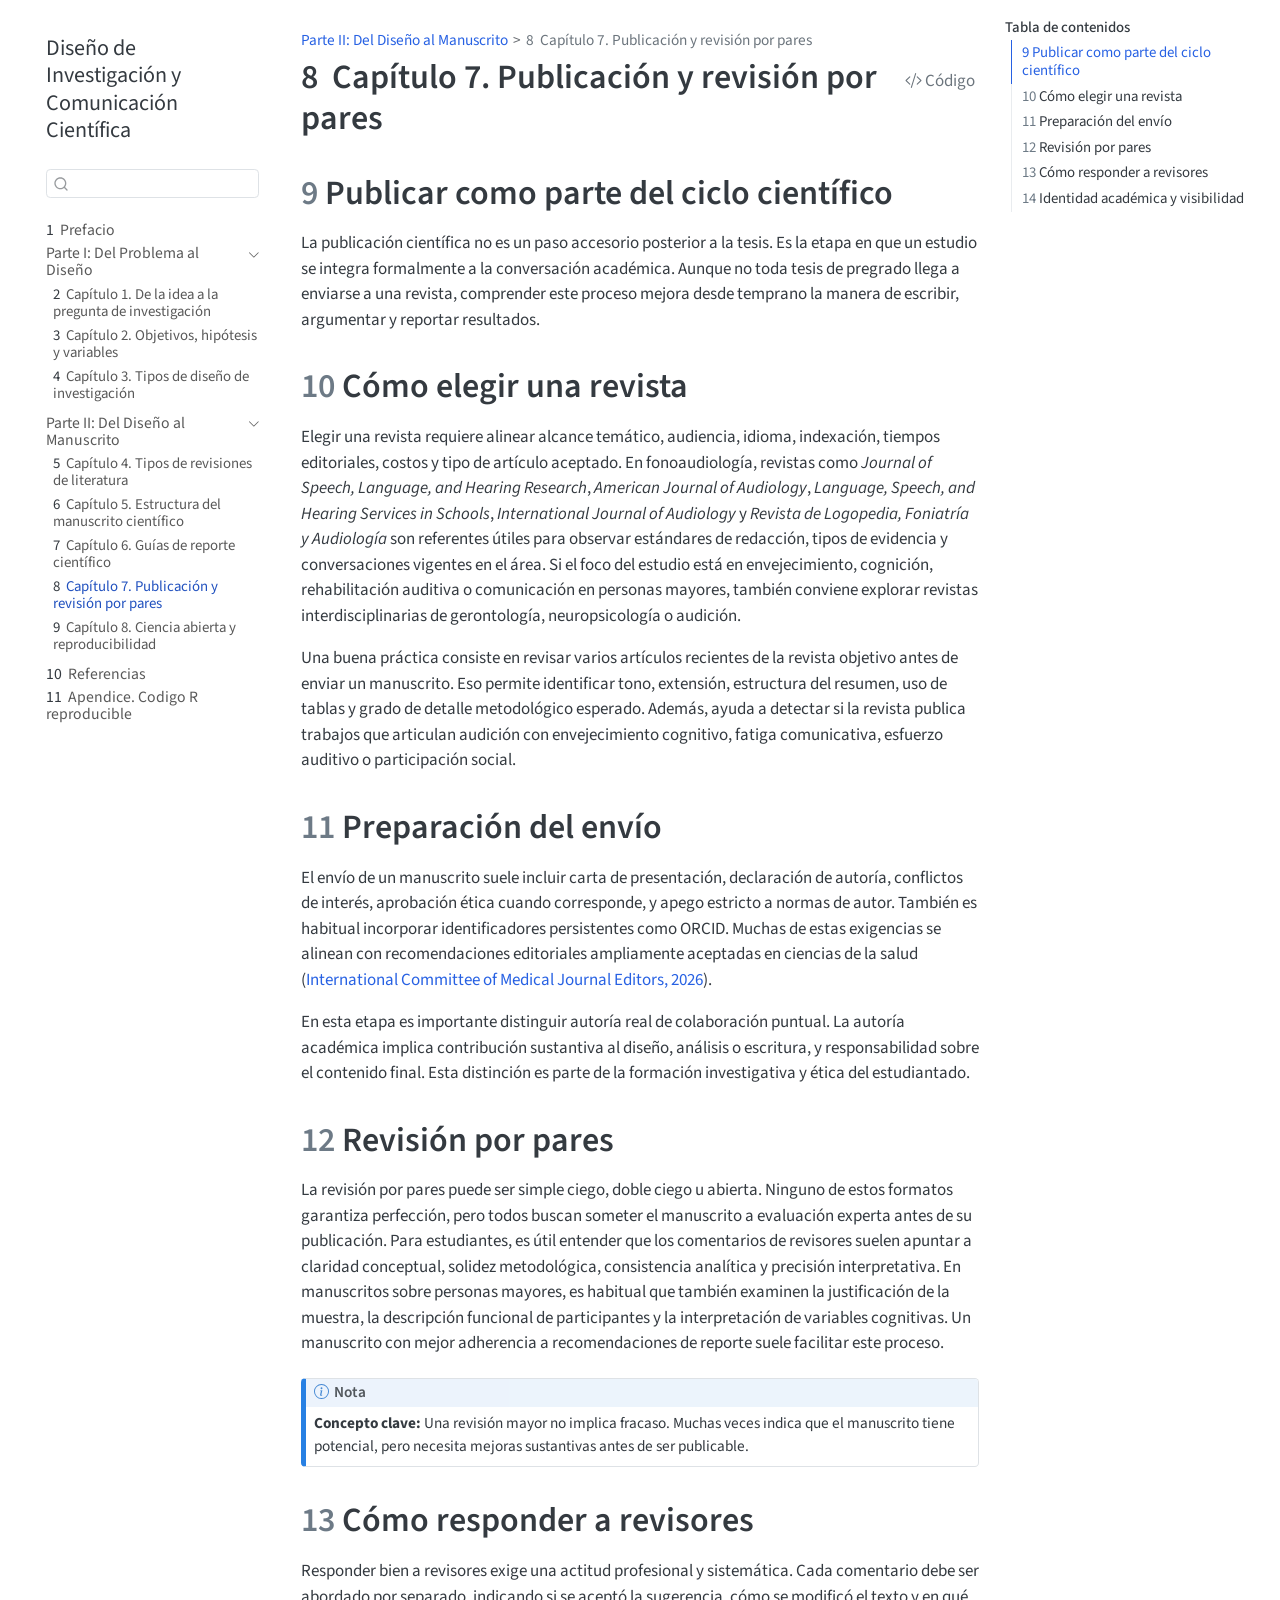
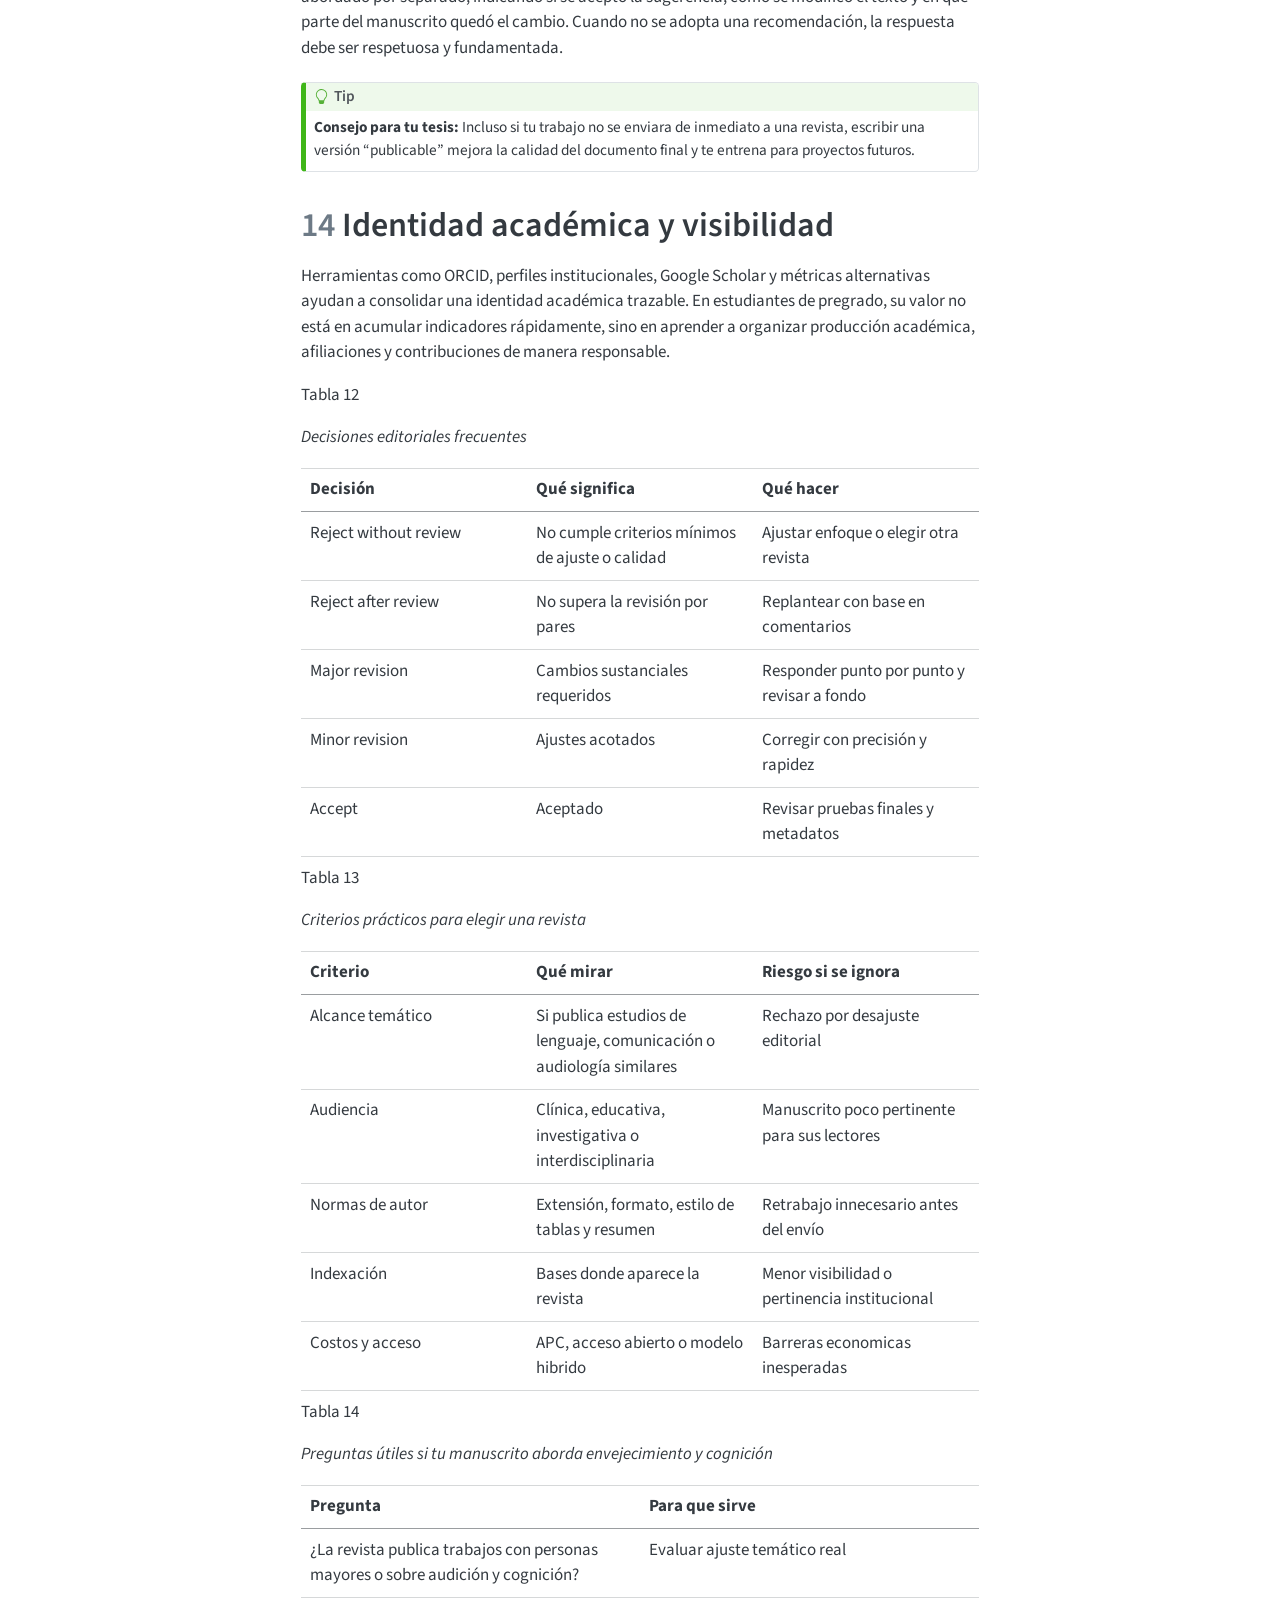
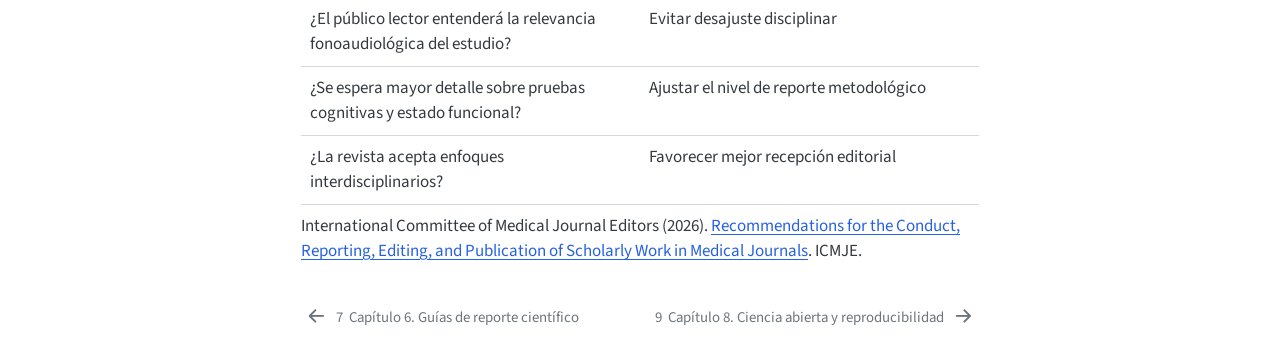
<file: 06-publicacion.html>
<!DOCTYPE html>
<html xmlns="http://www.w3.org/1999/xhtml" lang="es" xml:lang="es"><head>

<meta charset="utf-8">
<meta name="generator" content="quarto-1.8.26">

<meta name="viewport" content="width=device-width, initial-scale=1.0, user-scalable=yes">


<title>8&nbsp; Capítulo 7. Publicación y revisión por pares – Diseño de Investigación y Comunicación Científica</title>
<style>
code{white-space: pre-wrap;}
span.smallcaps{font-variant: small-caps;}
div.columns{display: flex; gap: min(4vw, 1.5em);}
div.column{flex: auto; overflow-x: auto;}
div.hanging-indent{margin-left: 1.5em; text-indent: -1.5em;}
ul.task-list{list-style: none;}
ul.task-list li input[type="checkbox"] {
  width: 0.8em;
  margin: 0 0.8em 0.2em -1em; /* quarto-specific, see https://github.com/quarto-dev/quarto-cli/issues/4556 */ 
  vertical-align: middle;
}
/* CSS for syntax highlighting */
html { -webkit-text-size-adjust: 100%; }
pre > code.sourceCode { white-space: pre; position: relative; }
pre > code.sourceCode > span { display: inline-block; line-height: 1.25; }
pre > code.sourceCode > span:empty { height: 1.2em; }
.sourceCode { overflow: visible; }
code.sourceCode > span { color: inherit; text-decoration: inherit; }
div.sourceCode { margin: 1em 0; }
pre.sourceCode { margin: 0; }
@media screen {
div.sourceCode { overflow: auto; }
}
@media print {
pre > code.sourceCode { white-space: pre-wrap; }
pre > code.sourceCode > span { text-indent: -5em; padding-left: 5em; }
}
pre.numberSource code
  { counter-reset: source-line 0; }
pre.numberSource code > span
  { position: relative; left: -4em; counter-increment: source-line; }
pre.numberSource code > span > a:first-child::before
  { content: counter(source-line);
    position: relative; left: -1em; text-align: right; vertical-align: baseline;
    border: none; display: inline-block;
    -webkit-touch-callout: none; -webkit-user-select: none;
    -khtml-user-select: none; -moz-user-select: none;
    -ms-user-select: none; user-select: none;
    padding: 0 4px; width: 4em;
  }
pre.numberSource { margin-left: 3em;  padding-left: 4px; }
div.sourceCode
  {   }
@media screen {
pre > code.sourceCode > span > a:first-child::before { text-decoration: underline; }
}
/* CSS for citations */
div.csl-bib-body { }
div.csl-entry {
  clear: both;
}
.hanging-indent div.csl-entry {
  margin-left:2em;
  text-indent:-2em;
}
div.csl-left-margin {
  min-width:2em;
  float:left;
}
div.csl-right-inline {
  margin-left:2em;
  padding-left:1em;
}
div.csl-indent {
  margin-left: 2em;
}</style>


<script src="site_libs/quarto-nav/quarto-nav.js"></script>
<script src="site_libs/quarto-nav/headroom.min.js"></script>
<script src="site_libs/clipboard/clipboard.min.js"></script>
<script src="site_libs/quarto-search/autocomplete.umd.js"></script>
<script src="site_libs/quarto-search/fuse.min.js"></script>
<script src="site_libs/quarto-search/quarto-search.js"></script>
<meta name="quarto:offset" content="./">
<link href="./07-ciencia-abierta.html" rel="next">
<link href="./05-reporte.html" rel="prev">
<script src="site_libs/quarto-html/quarto.js" type="module"></script>
<script src="site_libs/quarto-html/tabsets/tabsets.js" type="module"></script>
<script src="site_libs/quarto-html/axe/axe-check.js" type="module"></script>
<script src="site_libs/quarto-html/popper.min.js"></script>
<script src="site_libs/quarto-html/tippy.umd.min.js"></script>
<script src="site_libs/quarto-html/anchor.min.js"></script>
<link href="site_libs/quarto-html/tippy.css" rel="stylesheet">
<link href="site_libs/quarto-html/quarto-syntax-highlighting-587c61ba64f3a5504c4d52d930310e48.css" rel="stylesheet" id="quarto-text-highlighting-styles">
<script src="site_libs/bootstrap/bootstrap.min.js"></script>
<link href="site_libs/bootstrap/bootstrap-icons.css" rel="stylesheet">
<link href="site_libs/bootstrap/bootstrap-27c261d06b905028a18691de25d09dde.min.css" rel="stylesheet" append-hash="true" id="quarto-bootstrap" data-mode="light">
<script id="quarto-search-options" type="application/json">{
  "location": "sidebar",
  "copy-button": false,
  "collapse-after": 3,
  "panel-placement": "start",
  "type": "textbox",
  "limit": 50,
  "keyboard-shortcut": [
    "f",
    "/",
    "s"
  ],
  "show-item-context": false,
  "language": {
    "search-no-results-text": "No se han encontrado resultados",
    "search-matching-documents-text": "documentos encontrados",
    "search-copy-link-title": "Copiar el enlace en la búsqueda",
    "search-hide-matches-text": "Ocultar resultados adicionales",
    "search-more-match-text": "resultado adicional en este documento",
    "search-more-matches-text": "resultados adicionales en este documento",
    "search-clear-button-title": "Borrar",
    "search-text-placeholder": "",
    "search-detached-cancel-button-title": "Cancelar",
    "search-submit-button-title": "Enviar",
    "search-label": "Buscar"
  }
}</script>


</head>

<body class="nav-sidebar floating quarto-light">

<div id="quarto-search-results"></div>
  <header id="quarto-header" class="headroom fixed-top">
  <nav class="quarto-secondary-nav">
    <div class="container-fluid d-flex">
      <button type="button" class="quarto-btn-toggle btn" data-bs-toggle="collapse" role="button" data-bs-target=".quarto-sidebar-collapse-item" aria-controls="quarto-sidebar" aria-expanded="false" aria-label="Alternar barra lateral" onclick="if (window.quartoToggleHeadroom) { window.quartoToggleHeadroom(); }">
        <i class="bi bi-layout-text-sidebar-reverse"></i>
      </button>
        <nav class="quarto-page-breadcrumbs" aria-label="breadcrumb"><ol class="breadcrumb"><li class="breadcrumb-item"><a href="./04-revisiones.html">Parte II: Del Diseño al Manuscrito</a></li><li class="breadcrumb-item"><a href="./06-publicacion.html"><span class="chapter-number">8</span>&nbsp; <span class="chapter-title">Capítulo 7. Publicación y revisión por pares</span></a></li></ol></nav>
        <a class="flex-grow-1" role="navigation" data-bs-toggle="collapse" data-bs-target=".quarto-sidebar-collapse-item" aria-controls="quarto-sidebar" aria-expanded="false" aria-label="Alternar barra lateral" onclick="if (window.quartoToggleHeadroom) { window.quartoToggleHeadroom(); }">      
        </a>
      <button type="button" class="btn quarto-search-button" aria-label="Buscar" onclick="window.quartoOpenSearch();">
        <i class="bi bi-search"></i>
      </button>
    </div>
  </nav>
</header>
<!-- content -->
<div id="quarto-content" class="quarto-container page-columns page-rows-contents page-layout-article">
<!-- sidebar -->
  <nav id="quarto-sidebar" class="sidebar collapse collapse-horizontal quarto-sidebar-collapse-item sidebar-navigation floating overflow-auto">
    <div class="pt-lg-2 mt-2 text-left sidebar-header">
    <div class="sidebar-title mb-0 py-0">
      <a href="./">Diseño de Investigación y Comunicación Científica</a> 
    </div>
      </div>
        <div class="mt-2 flex-shrink-0 align-items-center">
        <div class="sidebar-search">
        <div id="quarto-search" class="" title="Buscar"></div>
        </div>
        </div>
    <div class="sidebar-menu-container"> 
    <ul class="list-unstyled mt-1">
        <li class="sidebar-item">
  <div class="sidebar-item-container"> 
  <a href="./index.html" class="sidebar-item-text sidebar-link">
 <span class="menu-text"><span class="chapter-number">1</span>&nbsp; <span class="chapter-title">Prefacio</span></span></a>
  </div>
</li>
        <li class="sidebar-item sidebar-item-section">
      <div class="sidebar-item-container"> 
            <a class="sidebar-item-text sidebar-link text-start" data-bs-toggle="collapse" data-bs-target="#quarto-sidebar-section-1" role="navigation" aria-expanded="true">
 <span class="menu-text">Parte I: Del Problema al Diseño</span></a>
          <a class="sidebar-item-toggle text-start" data-bs-toggle="collapse" data-bs-target="#quarto-sidebar-section-1" role="navigation" aria-expanded="true" aria-label="Alternar sección">
            <i class="bi bi-chevron-right ms-2"></i>
          </a> 
      </div>
      <ul id="quarto-sidebar-section-1" class="collapse list-unstyled sidebar-section depth1 show">  
          <li class="sidebar-item">
  <div class="sidebar-item-container"> 
  <a href="./01-pregunta.html" class="sidebar-item-text sidebar-link">
 <span class="menu-text"><span class="chapter-number">2</span>&nbsp; <span class="chapter-title">Capítulo 1. De la idea a la pregunta de investigación</span></span></a>
  </div>
</li>
          <li class="sidebar-item">
  <div class="sidebar-item-container"> 
  <a href="./02-objetivos.html" class="sidebar-item-text sidebar-link">
 <span class="menu-text"><span class="chapter-number">3</span>&nbsp; <span class="chapter-title">Capítulo 2. Objetivos, hipótesis y variables</span></span></a>
  </div>
</li>
          <li class="sidebar-item">
  <div class="sidebar-item-container"> 
  <a href="./03-disenos.html" class="sidebar-item-text sidebar-link">
 <span class="menu-text"><span class="chapter-number">4</span>&nbsp; <span class="chapter-title">Capítulo 3. Tipos de diseño de investigación</span></span></a>
  </div>
</li>
      </ul>
  </li>
        <li class="sidebar-item sidebar-item-section">
      <div class="sidebar-item-container"> 
            <a class="sidebar-item-text sidebar-link text-start" data-bs-toggle="collapse" data-bs-target="#quarto-sidebar-section-2" role="navigation" aria-expanded="true">
 <span class="menu-text">Parte II: Del Diseño al Manuscrito</span></a>
          <a class="sidebar-item-toggle text-start" data-bs-toggle="collapse" data-bs-target="#quarto-sidebar-section-2" role="navigation" aria-expanded="true" aria-label="Alternar sección">
            <i class="bi bi-chevron-right ms-2"></i>
          </a> 
      </div>
      <ul id="quarto-sidebar-section-2" class="collapse list-unstyled sidebar-section depth1 show">  
          <li class="sidebar-item">
  <div class="sidebar-item-container"> 
  <a href="./04-revisiones.html" class="sidebar-item-text sidebar-link">
 <span class="menu-text"><span class="chapter-number">5</span>&nbsp; <span class="chapter-title">Capítulo 4. Tipos de revisiones de literatura</span></span></a>
  </div>
</li>
          <li class="sidebar-item">
  <div class="sidebar-item-container"> 
  <a href="./04-manuscrito.html" class="sidebar-item-text sidebar-link">
 <span class="menu-text"><span class="chapter-number">6</span>&nbsp; <span class="chapter-title">Capítulo 5. Estructura del manuscrito científico</span></span></a>
  </div>
</li>
          <li class="sidebar-item">
  <div class="sidebar-item-container"> 
  <a href="./05-reporte.html" class="sidebar-item-text sidebar-link">
 <span class="menu-text"><span class="chapter-number">7</span>&nbsp; <span class="chapter-title">Capítulo 6. Guías de reporte científico</span></span></a>
  </div>
</li>
          <li class="sidebar-item">
  <div class="sidebar-item-container"> 
  <a href="./06-publicacion.html" class="sidebar-item-text sidebar-link active">
 <span class="menu-text"><span class="chapter-number">8</span>&nbsp; <span class="chapter-title">Capítulo 7. Publicación y revisión por pares</span></span></a>
  </div>
</li>
          <li class="sidebar-item">
  <div class="sidebar-item-container"> 
  <a href="./07-ciencia-abierta.html" class="sidebar-item-text sidebar-link">
 <span class="menu-text"><span class="chapter-number">9</span>&nbsp; <span class="chapter-title">Capítulo 8. Ciencia abierta y reproducibilidad</span></span></a>
  </div>
</li>
      </ul>
  </li>
        <li class="sidebar-item">
  <div class="sidebar-item-container"> 
  <a href="./referencias.html" class="sidebar-item-text sidebar-link">
 <span class="menu-text"><span class="chapter-number">10</span>&nbsp; <span class="chapter-title">Referencias</span></span></a>
  </div>
</li>
        <li class="sidebar-item">
  <div class="sidebar-item-container"> 
  <a href="./apendice-r.html" class="sidebar-item-text sidebar-link">
 <span class="menu-text"><span class="chapter-number">11</span>&nbsp; <span class="chapter-title">Apendice. Codigo R reproducible</span></span></a>
  </div>
</li>
    </ul>
    </div>
</nav>
<div id="quarto-sidebar-glass" class="quarto-sidebar-collapse-item" data-bs-toggle="collapse" data-bs-target=".quarto-sidebar-collapse-item"></div>
<!-- margin-sidebar -->
    <div id="quarto-margin-sidebar" class="sidebar margin-sidebar">
        <nav id="TOC" role="doc-toc" class="toc-active">
    <h2 id="toc-title">Tabla de contenidos</h2>
   
  <ul>
  <li><a href="#publicar-como-parte-del-ciclo-científico" id="toc-publicar-como-parte-del-ciclo-científico" class="nav-link active" data-scroll-target="#publicar-como-parte-del-ciclo-científico"><span class="header-section-number">9</span> Publicar como parte del ciclo científico</a></li>
  <li><a href="#cómo-elegir-una-revista" id="toc-cómo-elegir-una-revista" class="nav-link" data-scroll-target="#cómo-elegir-una-revista"><span class="header-section-number">10</span> Cómo elegir una revista</a></li>
  <li><a href="#preparación-del-envío" id="toc-preparación-del-envío" class="nav-link" data-scroll-target="#preparación-del-envío"><span class="header-section-number">11</span> Preparación del envío</a></li>
  <li><a href="#revisión-por-pares" id="toc-revisión-por-pares" class="nav-link" data-scroll-target="#revisión-por-pares"><span class="header-section-number">12</span> Revisión por pares</a></li>
  <li><a href="#cómo-responder-a-revisores" id="toc-cómo-responder-a-revisores" class="nav-link" data-scroll-target="#cómo-responder-a-revisores"><span class="header-section-number">13</span> Cómo responder a revisores</a></li>
  <li><a href="#identidad-académica-y-visibilidad" id="toc-identidad-académica-y-visibilidad" class="nav-link" data-scroll-target="#identidad-académica-y-visibilidad"><span class="header-section-number">14</span> Identidad académica y visibilidad</a></li>
  </ul>
</nav>
    </div>
<!-- main -->
<main class="content" id="quarto-document-content">

<header id="title-block-header" class="quarto-title-block default"><nav class="quarto-page-breadcrumbs quarto-title-breadcrumbs d-none d-lg-block" aria-label="breadcrumb"><ol class="breadcrumb"><li class="breadcrumb-item"><a href="./04-revisiones.html">Parte II: Del Diseño al Manuscrito</a></li><li class="breadcrumb-item"><a href="./06-publicacion.html"><span class="chapter-number">8</span>&nbsp; <span class="chapter-title">Capítulo 7. Publicación y revisión por pares</span></a></li></ol></nav>
<div class="quarto-title">
<div class="quarto-title-block"><div><h1 class="title"><span class="chapter-number">8</span>&nbsp; <span class="chapter-title">Capítulo 7. Publicación y revisión por pares</span></h1><button type="button" class="btn code-tools-button" id="quarto-code-tools-source"><i class="bi"></i> Código</button></div></div>
</div>



<div class="quarto-title-meta">

    
  
    
  </div>
  


</header>


<section id="publicar-como-parte-del-ciclo-científico" class="level1" data-number="9">
<h1 data-number="9"><span class="header-section-number">9</span> Publicar como parte del ciclo científico</h1>
<p>La publicación científica no es un paso accesorio posterior a la tesis. Es la etapa en que un estudio se integra formalmente a la conversación académica. Aunque no toda tesis de pregrado llega a enviarse a una revista, comprender este proceso mejora desde temprano la manera de escribir, argumentar y reportar resultados.</p>
</section>
<section id="cómo-elegir-una-revista" class="level1" data-number="10">
<h1 data-number="10"><span class="header-section-number">10</span> Cómo elegir una revista</h1>
<p>Elegir una revista requiere alinear alcance temático, audiencia, idioma, indexación, tiempos editoriales, costos y tipo de artículo aceptado. En fonoaudiología, revistas como <em>Journal of Speech, Language, and Hearing Research</em>, <em>American Journal of Audiology</em>, <em>Language, Speech, and Hearing Services in Schools</em>, <em>International Journal of Audiology</em> y <em>Revista de Logopedia, Foniatría y Audiología</em> son referentes útiles para observar estándares de redacción, tipos de evidencia y conversaciones vigentes en el área. Si el foco del estudio está en envejecimiento, cognición, rehabilitación auditiva o comunicación en personas mayores, también conviene explorar revistas interdisciplinarias de gerontología, neuropsicología o audición.</p>
<p>Una buena práctica consiste en revisar varios artículos recientes de la revista objetivo antes de enviar un manuscrito. Eso permite identificar tono, extensión, estructura del resumen, uso de tablas y grado de detalle metodológico esperado. Además, ayuda a detectar si la revista publica trabajos que articulan audición con envejecimiento cognitivo, fatiga comunicativa, esfuerzo auditivo o participación social.</p>
</section>
<section id="preparación-del-envío" class="level1" data-number="11">
<h1 data-number="11"><span class="header-section-number">11</span> Preparación del envío</h1>
<p>El envío de un manuscrito suele incluir carta de presentación, declaración de autoría, conflictos de interés, aprobación ética cuando corresponde, y apego estricto a normas de autor. También es habitual incorporar identificadores persistentes como ORCID. Muchas de estas exigencias se alinean con recomendaciones editoriales ampliamente aceptadas en ciencias de la salud <span class="citation" data-cites="icmje_recommendations">(<a href="#ref-icmje_recommendations" role="doc-biblioref">International Committee of Medical Journal Editors, 2026</a>)</span>.</p>
<p>En esta etapa es importante distinguir autoría real de colaboración puntual. La autoría académica implica contribución sustantiva al diseño, análisis o escritura, y responsabilidad sobre el contenido final. Esta distinción es parte de la formación investigativa y ética del estudiantado.</p>
</section>
<section id="revisión-por-pares" class="level1" data-number="12">
<h1 data-number="12"><span class="header-section-number">12</span> Revisión por pares</h1>
<p>La revisión por pares puede ser simple ciego, doble ciego u abierta. Ninguno de estos formatos garantiza perfección, pero todos buscan someter el manuscrito a evaluación experta antes de su publicación. Para estudiantes, es útil entender que los comentarios de revisores suelen apuntar a claridad conceptual, solidez metodológica, consistencia analítica y precisión interpretativa. En manuscritos sobre personas mayores, es habitual que también examinen la justificación de la muestra, la descripción funcional de participantes y la interpretación de variables cognitivas. Un manuscrito con mejor adherencia a recomendaciones de reporte suele facilitar este proceso.</p>
<div class="callout callout-style-default callout-note callout-titled">
<div class="callout-header d-flex align-content-center">
<div class="callout-icon-container">
<i class="callout-icon"></i>
</div>
<div class="callout-title-container flex-fill">
Nota
</div>
</div>
<div class="callout-body-container callout-body">
<p><strong>Concepto clave:</strong> Una revisión mayor no implica fracaso. Muchas veces indica que el manuscrito tiene potencial, pero necesita mejoras sustantivas antes de ser publicable.</p>
</div>
</div>
</section>
<section id="cómo-responder-a-revisores" class="level1" data-number="13">
<h1 data-number="13"><span class="header-section-number">13</span> Cómo responder a revisores</h1>
<p>Responder bien a revisores exige una actitud profesional y sistemática. Cada comentario debe ser abordado por separado, indicando si se aceptó la sugerencia, cómo se modificó el texto y en qué parte del manuscrito quedó el cambio. Cuando no se adopta una recomendación, la respuesta debe ser respetuosa y fundamentada.</p>
<div class="callout callout-style-default callout-tip callout-titled">
<div class="callout-header d-flex align-content-center">
<div class="callout-icon-container">
<i class="callout-icon"></i>
</div>
<div class="callout-title-container flex-fill">
Tip
</div>
</div>
<div class="callout-body-container callout-body">
<p><strong>Consejo para tu tesis:</strong> Incluso si tu trabajo no se enviara de inmediato a una revista, escribir una versión “publicable” mejora la calidad del documento final y te entrena para proyectos futuros.</p>
</div>
</div>
</section>
<section id="identidad-académica-y-visibilidad" class="level1" data-number="14">
<h1 data-number="14"><span class="header-section-number">14</span> Identidad académica y visibilidad</h1>
<p>Herramientas como ORCID, perfiles institucionales, Google Scholar y métricas alternativas ayudan a consolidar una identidad académica trazable. En estudiantes de pregrado, su valor no está en acumular indicadores rápidamente, sino en aprender a organizar producción académica, afiliaciones y contribuciones de manera responsable.</p>
<p>Tabla 12</p>
<p><em>Decisiones editoriales frecuentes</em></p>
<table class="caption-top table">
<colgroup>
<col style="width: 33%">
<col style="width: 33%">
<col style="width: 33%">
</colgroup>
<thead>
<tr class="header">
<th>Decisión</th>
<th>Qué significa</th>
<th>Qué hacer</th>
</tr>
</thead>
<tbody>
<tr class="odd">
<td>Reject without review</td>
<td>No cumple criterios mínimos de ajuste o calidad</td>
<td>Ajustar enfoque o elegir otra revista</td>
</tr>
<tr class="even">
<td>Reject after review</td>
<td>No supera la revisión por pares</td>
<td>Replantear con base en comentarios</td>
</tr>
<tr class="odd">
<td>Major revision</td>
<td>Cambios sustanciales requeridos</td>
<td>Responder punto por punto y revisar a fondo</td>
</tr>
<tr class="even">
<td>Minor revision</td>
<td>Ajustes acotados</td>
<td>Corregir con precisión y rapidez</td>
</tr>
<tr class="odd">
<td>Accept</td>
<td>Aceptado</td>
<td>Revisar pruebas finales y metadatos</td>
</tr>
</tbody>
</table>
<p>Tabla 13</p>
<p><em>Criterios prácticos para elegir una revista</em></p>
<table class="caption-top table">
<colgroup>
<col style="width: 33%">
<col style="width: 33%">
<col style="width: 33%">
</colgroup>
<thead>
<tr class="header">
<th>Criterio</th>
<th>Qué mirar</th>
<th>Riesgo si se ignora</th>
</tr>
</thead>
<tbody>
<tr class="odd">
<td>Alcance temático</td>
<td>Si publica estudios de lenguaje, comunicación o audiología similares</td>
<td>Rechazo por desajuste editorial</td>
</tr>
<tr class="even">
<td>Audiencia</td>
<td>Clínica, educativa, investigativa o interdisciplinaria</td>
<td>Manuscrito poco pertinente para sus lectores</td>
</tr>
<tr class="odd">
<td>Normas de autor</td>
<td>Extensión, formato, estilo de tablas y resumen</td>
<td>Retrabajo innecesario antes del envío</td>
</tr>
<tr class="even">
<td>Indexación</td>
<td>Bases donde aparece la revista</td>
<td>Menor visibilidad o pertinencia institucional</td>
</tr>
<tr class="odd">
<td>Costos y acceso</td>
<td>APC, acceso abierto o modelo hibrido</td>
<td>Barreras economicas inesperadas</td>
</tr>
</tbody>
</table>
<p>Tabla 14</p>
<p><em>Preguntas útiles si tu manuscrito aborda envejecimiento y cognición</em></p>
<table class="caption-top table">
<colgroup>
<col style="width: 50%">
<col style="width: 50%">
</colgroup>
<thead>
<tr class="header">
<th>Pregunta</th>
<th>Para que sirve</th>
</tr>
</thead>
<tbody>
<tr class="odd">
<td>¿La revista publica trabajos con personas mayores o sobre audición y cognición?</td>
<td>Evaluar ajuste temático real</td>
</tr>
<tr class="even">
<td>¿El público lector entenderá la relevancia fonoaudiológica del estudio?</td>
<td>Evitar desajuste disciplinar</td>
</tr>
<tr class="odd">
<td>¿Se espera mayor detalle sobre pruebas cognitivas y estado funcional?</td>
<td>Ajustar el nivel de reporte metodológico</td>
</tr>
<tr class="even">
<td>¿La revista acepta enfoques interdisciplinarios?</td>
<td>Favorecer mejor recepción editorial</td>
</tr>
</tbody>
</table>


<!-- -->

<div id="refs" class="references csl-bib-body" role="list">
<div id="ref-icmje_recommendations" class="csl-entry" role="listitem">
International Committee of Medical Journal Editors (2026). <a href="https://www.icmje.org/recommendations/">Recommendations for the Conduct, Reporting, Editing, and Publication of Scholarly Work in Medical Journals</a>. ICMJE.
</div>
</div>
</section>

</main> <!-- /main -->
<script id="quarto-html-after-body" type="application/javascript">
  window.document.addEventListener("DOMContentLoaded", function (event) {
    const icon = "";
    const anchorJS = new window.AnchorJS();
    anchorJS.options = {
      placement: 'right',
      icon: icon
    };
    anchorJS.add('.anchored');
    const isCodeAnnotation = (el) => {
      for (const clz of el.classList) {
        if (clz.startsWith('code-annotation-')) {                     
          return true;
        }
      }
      return false;
    }
    const onCopySuccess = function(e) {
      // button target
      const button = e.trigger;
      // don't keep focus
      button.blur();
      // flash "checked"
      button.classList.add('code-copy-button-checked');
      var currentTitle = button.getAttribute("title");
      button.setAttribute("title", "Copiado");
      let tooltip;
      if (window.bootstrap) {
        button.setAttribute("data-bs-toggle", "tooltip");
        button.setAttribute("data-bs-placement", "left");
        button.setAttribute("data-bs-title", "Copiado");
        tooltip = new bootstrap.Tooltip(button, 
          { trigger: "manual", 
            customClass: "code-copy-button-tooltip",
            offset: [0, -8]});
        tooltip.show();    
      }
      setTimeout(function() {
        if (tooltip) {
          tooltip.hide();
          button.removeAttribute("data-bs-title");
          button.removeAttribute("data-bs-toggle");
          button.removeAttribute("data-bs-placement");
        }
        button.setAttribute("title", currentTitle);
        button.classList.remove('code-copy-button-checked');
      }, 1000);
      // clear code selection
      e.clearSelection();
    }
    const getTextToCopy = function(trigger) {
      const outerScaffold = trigger.parentElement.cloneNode(true);
      const codeEl = outerScaffold.querySelector('code');
      for (const childEl of codeEl.children) {
        if (isCodeAnnotation(childEl)) {
          childEl.remove();
        }
      }
      return codeEl.innerText;
    }
    const clipboard = new window.ClipboardJS('.code-copy-button:not([data-in-quarto-modal])', {
      text: getTextToCopy
    });
    clipboard.on('success', onCopySuccess);
    if (window.document.getElementById('quarto-embedded-source-code-modal')) {
      const clipboardModal = new window.ClipboardJS('.code-copy-button[data-in-quarto-modal]', {
        text: getTextToCopy,
        container: window.document.getElementById('quarto-embedded-source-code-modal')
      });
      clipboardModal.on('success', onCopySuccess);
    }
    const viewSource = window.document.getElementById('quarto-view-source') ||
                       window.document.getElementById('quarto-code-tools-source');
    if (viewSource) {
      const sourceUrl = viewSource.getAttribute("data-quarto-source-url");
      viewSource.addEventListener("click", function(e) {
        if (sourceUrl) {
          // rstudio viewer pane
          if (/\bcapabilities=\b/.test(window.location)) {
            window.open(sourceUrl);
          } else {
            window.location.href = sourceUrl;
          }
        } else {
          const modal = new bootstrap.Modal(document.getElementById('quarto-embedded-source-code-modal'));
          modal.show();
        }
        return false;
      });
    }
    function toggleCodeHandler(show) {
      return function(e) {
        const detailsSrc = window.document.querySelectorAll(".cell > details > .sourceCode");
        for (let i=0; i<detailsSrc.length; i++) {
          const details = detailsSrc[i].parentElement;
          if (show) {
            details.open = true;
          } else {
            details.removeAttribute("open");
          }
        }
        const cellCodeDivs = window.document.querySelectorAll(".cell > .sourceCode");
        const fromCls = show ? "hidden" : "unhidden";
        const toCls = show ? "unhidden" : "hidden";
        for (let i=0; i<cellCodeDivs.length; i++) {
          const codeDiv = cellCodeDivs[i];
          if (codeDiv.classList.contains(fromCls)) {
            codeDiv.classList.remove(fromCls);
            codeDiv.classList.add(toCls);
          } 
        }
        return false;
      }
    }
    const hideAllCode = window.document.getElementById("quarto-hide-all-code");
    if (hideAllCode) {
      hideAllCode.addEventListener("click", toggleCodeHandler(false));
    }
    const showAllCode = window.document.getElementById("quarto-show-all-code");
    if (showAllCode) {
      showAllCode.addEventListener("click", toggleCodeHandler(true));
    }
      var localhostRegex = new RegExp(/^(?:http|https):\/\/localhost\:?[0-9]*\//);
      var mailtoRegex = new RegExp(/^mailto:/);
        var filterRegex = new RegExp('/' + window.location.host + '/');
      var isInternal = (href) => {
          return filterRegex.test(href) || localhostRegex.test(href) || mailtoRegex.test(href);
      }
      // Inspect non-navigation links and adorn them if external
     var links = window.document.querySelectorAll('a[href]:not(.nav-link):not(.navbar-brand):not(.toc-action):not(.sidebar-link):not(.sidebar-item-toggle):not(.pagination-link):not(.no-external):not([aria-hidden]):not(.dropdown-item):not(.quarto-navigation-tool):not(.about-link)');
      for (var i=0; i<links.length; i++) {
        const link = links[i];
        if (!isInternal(link.href)) {
          // undo the damage that might have been done by quarto-nav.js in the case of
          // links that we want to consider external
          if (link.dataset.originalHref !== undefined) {
            link.href = link.dataset.originalHref;
          }
        }
      }
    function tippyHover(el, contentFn, onTriggerFn, onUntriggerFn) {
      const config = {
        allowHTML: true,
        maxWidth: 500,
        delay: 100,
        arrow: false,
        appendTo: function(el) {
            return el.parentElement;
        },
        interactive: true,
        interactiveBorder: 10,
        theme: 'quarto',
        placement: 'bottom-start',
      };
      if (contentFn) {
        config.content = contentFn;
      }
      if (onTriggerFn) {
        config.onTrigger = onTriggerFn;
      }
      if (onUntriggerFn) {
        config.onUntrigger = onUntriggerFn;
      }
      window.tippy(el, config); 
    }
    const noterefs = window.document.querySelectorAll('a[role="doc-noteref"]');
    for (var i=0; i<noterefs.length; i++) {
      const ref = noterefs[i];
      tippyHover(ref, function() {
        // use id or data attribute instead here
        let href = ref.getAttribute('data-footnote-href') || ref.getAttribute('href');
        try { href = new URL(href).hash; } catch {}
        const id = href.replace(/^#\/?/, "");
        const note = window.document.getElementById(id);
        if (note) {
          return note.innerHTML;
        } else {
          return "";
        }
      });
    }
    const xrefs = window.document.querySelectorAll('a.quarto-xref');
    const processXRef = (id, note) => {
      // Strip column container classes
      const stripColumnClz = (el) => {
        el.classList.remove("page-full", "page-columns");
        if (el.children) {
          for (const child of el.children) {
            stripColumnClz(child);
          }
        }
      }
      stripColumnClz(note)
      if (id === null || id.startsWith('sec-')) {
        // Special case sections, only their first couple elements
        const container = document.createElement("div");
        if (note.children && note.children.length > 2) {
          container.appendChild(note.children[0].cloneNode(true));
          for (let i = 1; i < note.children.length; i++) {
            const child = note.children[i];
            if (child.tagName === "P" && child.innerText === "") {
              continue;
            } else {
              container.appendChild(child.cloneNode(true));
              break;
            }
          }
          if (window.Quarto?.typesetMath) {
            window.Quarto.typesetMath(container);
          }
          return container.innerHTML
        } else {
          if (window.Quarto?.typesetMath) {
            window.Quarto.typesetMath(note);
          }
          return note.innerHTML;
        }
      } else {
        // Remove any anchor links if they are present
        const anchorLink = note.querySelector('a.anchorjs-link');
        if (anchorLink) {
          anchorLink.remove();
        }
        if (window.Quarto?.typesetMath) {
          window.Quarto.typesetMath(note);
        }
        if (note.classList.contains("callout")) {
          return note.outerHTML;
        } else {
          return note.innerHTML;
        }
      }
    }
    for (var i=0; i<xrefs.length; i++) {
      const xref = xrefs[i];
      tippyHover(xref, undefined, function(instance) {
        instance.disable();
        let url = xref.getAttribute('href');
        let hash = undefined; 
        if (url.startsWith('#')) {
          hash = url;
        } else {
          try { hash = new URL(url).hash; } catch {}
        }
        if (hash) {
          const id = hash.replace(/^#\/?/, "");
          const note = window.document.getElementById(id);
          if (note !== null) {
            try {
              const html = processXRef(id, note.cloneNode(true));
              instance.setContent(html);
            } finally {
              instance.enable();
              instance.show();
            }
          } else {
            // See if we can fetch this
            fetch(url.split('#')[0])
            .then(res => res.text())
            .then(html => {
              const parser = new DOMParser();
              const htmlDoc = parser.parseFromString(html, "text/html");
              const note = htmlDoc.getElementById(id);
              if (note !== null) {
                const html = processXRef(id, note);
                instance.setContent(html);
              } 
            }).finally(() => {
              instance.enable();
              instance.show();
            });
          }
        } else {
          // See if we can fetch a full url (with no hash to target)
          // This is a special case and we should probably do some content thinning / targeting
          fetch(url)
          .then(res => res.text())
          .then(html => {
            const parser = new DOMParser();
            const htmlDoc = parser.parseFromString(html, "text/html");
            const note = htmlDoc.querySelector('main.content');
            if (note !== null) {
              // This should only happen for chapter cross references
              // (since there is no id in the URL)
              // remove the first header
              if (note.children.length > 0 && note.children[0].tagName === "HEADER") {
                note.children[0].remove();
              }
              const html = processXRef(null, note);
              instance.setContent(html);
            } 
          }).finally(() => {
            instance.enable();
            instance.show();
          });
        }
      }, function(instance) {
      });
    }
        let selectedAnnoteEl;
        const selectorForAnnotation = ( cell, annotation) => {
          let cellAttr = 'data-code-cell="' + cell + '"';
          let lineAttr = 'data-code-annotation="' +  annotation + '"';
          const selector = 'span[' + cellAttr + '][' + lineAttr + ']';
          return selector;
        }
        const selectCodeLines = (annoteEl) => {
          const doc = window.document;
          const targetCell = annoteEl.getAttribute("data-target-cell");
          const targetAnnotation = annoteEl.getAttribute("data-target-annotation");
          const annoteSpan = window.document.querySelector(selectorForAnnotation(targetCell, targetAnnotation));
          const lines = annoteSpan.getAttribute("data-code-lines").split(",");
          const lineIds = lines.map((line) => {
            return targetCell + "-" + line;
          })
          let top = null;
          let height = null;
          let parent = null;
          if (lineIds.length > 0) {
              //compute the position of the single el (top and bottom and make a div)
              const el = window.document.getElementById(lineIds[0]);
              top = el.offsetTop;
              height = el.offsetHeight;
              parent = el.parentElement.parentElement;
            if (lineIds.length > 1) {
              const lastEl = window.document.getElementById(lineIds[lineIds.length - 1]);
              const bottom = lastEl.offsetTop + lastEl.offsetHeight;
              height = bottom - top;
            }
            if (top !== null && height !== null && parent !== null) {
              // cook up a div (if necessary) and position it 
              let div = window.document.getElementById("code-annotation-line-highlight");
              if (div === null) {
                div = window.document.createElement("div");
                div.setAttribute("id", "code-annotation-line-highlight");
                div.style.position = 'absolute';
                parent.appendChild(div);
              }
              div.style.top = top - 2 + "px";
              div.style.height = height + 4 + "px";
              div.style.left = 0;
              let gutterDiv = window.document.getElementById("code-annotation-line-highlight-gutter");
              if (gutterDiv === null) {
                gutterDiv = window.document.createElement("div");
                gutterDiv.setAttribute("id", "code-annotation-line-highlight-gutter");
                gutterDiv.style.position = 'absolute';
                const codeCell = window.document.getElementById(targetCell);
                const gutter = codeCell.querySelector('.code-annotation-gutter');
                gutter.appendChild(gutterDiv);
              }
              gutterDiv.style.top = top - 2 + "px";
              gutterDiv.style.height = height + 4 + "px";
            }
            selectedAnnoteEl = annoteEl;
          }
        };
        const unselectCodeLines = () => {
          const elementsIds = ["code-annotation-line-highlight", "code-annotation-line-highlight-gutter"];
          elementsIds.forEach((elId) => {
            const div = window.document.getElementById(elId);
            if (div) {
              div.remove();
            }
          });
          selectedAnnoteEl = undefined;
        };
          // Handle positioning of the toggle
      window.addEventListener(
        "resize",
        throttle(() => {
          elRect = undefined;
          if (selectedAnnoteEl) {
            selectCodeLines(selectedAnnoteEl);
          }
        }, 10)
      );
      function throttle(fn, ms) {
      let throttle = false;
      let timer;
        return (...args) => {
          if(!throttle) { // first call gets through
              fn.apply(this, args);
              throttle = true;
          } else { // all the others get throttled
              if(timer) clearTimeout(timer); // cancel #2
              timer = setTimeout(() => {
                fn.apply(this, args);
                timer = throttle = false;
              }, ms);
          }
        };
      }
        // Attach click handler to the DT
        const annoteDls = window.document.querySelectorAll('dt[data-target-cell]');
        for (const annoteDlNode of annoteDls) {
          annoteDlNode.addEventListener('click', (event) => {
            const clickedEl = event.target;
            if (clickedEl !== selectedAnnoteEl) {
              unselectCodeLines();
              const activeEl = window.document.querySelector('dt[data-target-cell].code-annotation-active');
              if (activeEl) {
                activeEl.classList.remove('code-annotation-active');
              }
              selectCodeLines(clickedEl);
              clickedEl.classList.add('code-annotation-active');
            } else {
              // Unselect the line
              unselectCodeLines();
              clickedEl.classList.remove('code-annotation-active');
            }
          });
        }
    const findCites = (el) => {
      const parentEl = el.parentElement;
      if (parentEl) {
        const cites = parentEl.dataset.cites;
        if (cites) {
          return {
            el,
            cites: cites.split(' ')
          };
        } else {
          return findCites(el.parentElement)
        }
      } else {
        return undefined;
      }
    };
    var bibliorefs = window.document.querySelectorAll('a[role="doc-biblioref"]');
    for (var i=0; i<bibliorefs.length; i++) {
      const ref = bibliorefs[i];
      const citeInfo = findCites(ref);
      if (citeInfo) {
        tippyHover(citeInfo.el, function() {
          var popup = window.document.createElement('div');
          citeInfo.cites.forEach(function(cite) {
            var citeDiv = window.document.createElement('div');
            citeDiv.classList.add('hanging-indent');
            citeDiv.classList.add('csl-entry');
            var biblioDiv = window.document.getElementById('ref-' + cite);
            if (biblioDiv) {
              citeDiv.innerHTML = biblioDiv.innerHTML;
            }
            popup.appendChild(citeDiv);
          });
          return popup.innerHTML;
        });
      }
    }
  });
  </script>
<nav class="page-navigation">
  <div class="nav-page nav-page-previous">
      <a href="./05-reporte.html" class="pagination-link" aria-label="Capítulo 6. Guías de reporte científico">
        <i class="bi bi-arrow-left-short"></i> <span class="nav-page-text"><span class="chapter-number">7</span>&nbsp; <span class="chapter-title">Capítulo 6. Guías de reporte científico</span></span>
      </a>          
  </div>
  <div class="nav-page nav-page-next">
      <a href="./07-ciencia-abierta.html" class="pagination-link" aria-label="Capítulo 8. Ciencia abierta y reproducibilidad">
        <span class="nav-page-text"><span class="chapter-number">9</span>&nbsp; <span class="chapter-title">Capítulo 8. Ciencia abierta y reproducibilidad</span></span> <i class="bi bi-arrow-right-short"></i>
      </a>
  </div>
</nav><div class="modal fade" id="quarto-embedded-source-code-modal" tabindex="-1" aria-labelledby="quarto-embedded-source-code-modal-label" aria-hidden="true"><div class="modal-dialog modal-dialog-scrollable"><div class="modal-content"><div class="modal-header"><h5 class="modal-title" id="quarto-embedded-source-code-modal-label">Ejecutar el código</h5><button class="btn-close" data-bs-dismiss="modal"></button></div><div class="modal-body"><div class="">
<div class="code-copy-outer-scaffold"><div class="sourceCode" id="cb1" data-shortcodes="false"><pre class="sourceCode markdown code-with-copy"><code class="sourceCode markdown"><span id="cb1-1"><a href="#cb1-1" aria-hidden="true" tabindex="-1"></a><span class="co">---</span></span>
<span id="cb1-2"><a href="#cb1-2" aria-hidden="true" tabindex="-1"></a><span class="an">title:</span><span class="co"> "Capítulo 7. Publicación y revisión por pares"</span></span>
<span id="cb1-3"><a href="#cb1-3" aria-hidden="true" tabindex="-1"></a><span class="co">---</span></span>
<span id="cb1-4"><a href="#cb1-4" aria-hidden="true" tabindex="-1"></a></span>
<span id="cb1-5"><a href="#cb1-5" aria-hidden="true" tabindex="-1"></a><span class="fu"># Publicar como parte del ciclo científico</span></span>
<span id="cb1-6"><a href="#cb1-6" aria-hidden="true" tabindex="-1"></a></span>
<span id="cb1-7"><a href="#cb1-7" aria-hidden="true" tabindex="-1"></a>La publicación científica no es un paso accesorio posterior a la tesis. Es la etapa en que un estudio se integra formalmente a la conversación académica. Aunque no toda tesis de pregrado llega a enviarse a una revista, comprender este proceso mejora desde temprano la manera de escribir, argumentar y reportar resultados.</span>
<span id="cb1-8"><a href="#cb1-8" aria-hidden="true" tabindex="-1"></a></span>
<span id="cb1-9"><a href="#cb1-9" aria-hidden="true" tabindex="-1"></a><span class="fu"># Cómo elegir una revista</span></span>
<span id="cb1-10"><a href="#cb1-10" aria-hidden="true" tabindex="-1"></a></span>
<span id="cb1-11"><a href="#cb1-11" aria-hidden="true" tabindex="-1"></a>Elegir una revista requiere alinear alcance temático, audiencia, idioma, indexación, tiempos editoriales, costos y tipo de artículo aceptado. En fonoaudiología, revistas como *Journal of Speech, Language, and Hearing Research*, *American Journal of Audiology*, *Language, Speech, and Hearing Services in Schools*, *International Journal of Audiology* y *Revista de Logopedia, Foniatría y Audiología* son referentes útiles para observar estándares de redacción, tipos de evidencia y conversaciones vigentes en el área. Si el foco del estudio está en envejecimiento, cognición, rehabilitación auditiva o comunicación en personas mayores, también conviene explorar revistas interdisciplinarias de gerontología, neuropsicología o audición.</span>
<span id="cb1-12"><a href="#cb1-12" aria-hidden="true" tabindex="-1"></a></span>
<span id="cb1-13"><a href="#cb1-13" aria-hidden="true" tabindex="-1"></a>Una buena práctica consiste en revisar varios artículos recientes de la revista objetivo antes de enviar un manuscrito. Eso permite identificar tono, extensión, estructura del resumen, uso de tablas y grado de detalle metodológico esperado. Además, ayuda a detectar si la revista publica trabajos que articulan audición con envejecimiento cognitivo, fatiga comunicativa, esfuerzo auditivo o participación social.</span>
<span id="cb1-14"><a href="#cb1-14" aria-hidden="true" tabindex="-1"></a></span>
<span id="cb1-15"><a href="#cb1-15" aria-hidden="true" tabindex="-1"></a><span class="fu"># Preparación del envío</span></span>
<span id="cb1-16"><a href="#cb1-16" aria-hidden="true" tabindex="-1"></a></span>
<span id="cb1-17"><a href="#cb1-17" aria-hidden="true" tabindex="-1"></a>El envío de un manuscrito suele incluir carta de presentación, declaración de autoría, conflictos de interés, aprobación ética cuando corresponde, y apego estricto a normas de autor. También es habitual incorporar identificadores persistentes como ORCID. Muchas de estas exigencias se alinean con recomendaciones editoriales ampliamente aceptadas en ciencias de la salud <span class="co">[</span><span class="ot">@icmje_recommendations</span><span class="co">]</span>.</span>
<span id="cb1-18"><a href="#cb1-18" aria-hidden="true" tabindex="-1"></a></span>
<span id="cb1-19"><a href="#cb1-19" aria-hidden="true" tabindex="-1"></a>En esta etapa es importante distinguir autoría real de colaboración puntual. La autoría académica implica contribución sustantiva al diseño, análisis o escritura, y responsabilidad sobre el contenido final. Esta distinción es parte de la formación investigativa y ética del estudiantado.</span>
<span id="cb1-20"><a href="#cb1-20" aria-hidden="true" tabindex="-1"></a></span>
<span id="cb1-21"><a href="#cb1-21" aria-hidden="true" tabindex="-1"></a><span class="fu"># Revisión por pares</span></span>
<span id="cb1-22"><a href="#cb1-22" aria-hidden="true" tabindex="-1"></a></span>
<span id="cb1-23"><a href="#cb1-23" aria-hidden="true" tabindex="-1"></a>La revisión por pares puede ser simple ciego, doble ciego u abierta. Ninguno de estos formatos garantiza perfección, pero todos buscan someter el manuscrito a evaluación experta antes de su publicación. Para estudiantes, es útil entender que los comentarios de revisores suelen apuntar a claridad conceptual, solidez metodológica, consistencia analítica y precisión interpretativa. En manuscritos sobre personas mayores, es habitual que también examinen la justificación de la muestra, la descripción funcional de participantes y la interpretación de variables cognitivas. Un manuscrito con mejor adherencia a recomendaciones de reporte suele facilitar este proceso.</span>
<span id="cb1-24"><a href="#cb1-24" aria-hidden="true" tabindex="-1"></a></span>
<span id="cb1-25"><a href="#cb1-25" aria-hidden="true" tabindex="-1"></a>::: {.callout-note}</span>
<span id="cb1-26"><a href="#cb1-26" aria-hidden="true" tabindex="-1"></a>**Concepto clave:** Una revisión mayor no implica fracaso. Muchas veces indica que el manuscrito tiene potencial, pero necesita mejoras sustantivas antes de ser publicable.</span>
<span id="cb1-27"><a href="#cb1-27" aria-hidden="true" tabindex="-1"></a>:::</span>
<span id="cb1-28"><a href="#cb1-28" aria-hidden="true" tabindex="-1"></a></span>
<span id="cb1-29"><a href="#cb1-29" aria-hidden="true" tabindex="-1"></a><span class="fu"># Cómo responder a revisores</span></span>
<span id="cb1-30"><a href="#cb1-30" aria-hidden="true" tabindex="-1"></a></span>
<span id="cb1-31"><a href="#cb1-31" aria-hidden="true" tabindex="-1"></a>Responder bien a revisores exige una actitud profesional y sistemática. Cada comentario debe ser abordado por separado, indicando si se aceptó la sugerencia, cómo se modificó el texto y en qué parte del manuscrito quedó el cambio. Cuando no se adopta una recomendación, la respuesta debe ser respetuosa y fundamentada.</span>
<span id="cb1-32"><a href="#cb1-32" aria-hidden="true" tabindex="-1"></a></span>
<span id="cb1-33"><a href="#cb1-33" aria-hidden="true" tabindex="-1"></a>::: {.callout-tip}</span>
<span id="cb1-34"><a href="#cb1-34" aria-hidden="true" tabindex="-1"></a>**Consejo para tu tesis:** Incluso si tu trabajo no se enviara de inmediato a una revista, escribir una versión "publicable" mejora la calidad del documento final y te entrena para proyectos futuros.</span>
<span id="cb1-35"><a href="#cb1-35" aria-hidden="true" tabindex="-1"></a>:::</span>
<span id="cb1-36"><a href="#cb1-36" aria-hidden="true" tabindex="-1"></a></span>
<span id="cb1-37"><a href="#cb1-37" aria-hidden="true" tabindex="-1"></a><span class="fu"># Identidad académica y visibilidad</span></span>
<span id="cb1-38"><a href="#cb1-38" aria-hidden="true" tabindex="-1"></a></span>
<span id="cb1-39"><a href="#cb1-39" aria-hidden="true" tabindex="-1"></a>Herramientas como ORCID, perfiles institucionales, Google Scholar y métricas alternativas ayudan a consolidar una identidad académica trazable. En estudiantes de pregrado, su valor no está en acumular indicadores rápidamente, sino en aprender a organizar producción académica, afiliaciones y contribuciones de manera responsable.</span>
<span id="cb1-40"><a href="#cb1-40" aria-hidden="true" tabindex="-1"></a></span>
<span id="cb1-41"><a href="#cb1-41" aria-hidden="true" tabindex="-1"></a>Tabla 12</span>
<span id="cb1-42"><a href="#cb1-42" aria-hidden="true" tabindex="-1"></a></span>
<span id="cb1-43"><a href="#cb1-43" aria-hidden="true" tabindex="-1"></a>*Decisiones editoriales frecuentes*</span>
<span id="cb1-44"><a href="#cb1-44" aria-hidden="true" tabindex="-1"></a></span>
<span id="cb1-45"><a href="#cb1-45" aria-hidden="true" tabindex="-1"></a><span class="pp">|</span> Decisión <span class="pp">|</span> Qué significa <span class="pp">|</span> Qué hacer <span class="pp">|</span></span>
<span id="cb1-46"><a href="#cb1-46" aria-hidden="true" tabindex="-1"></a><span class="pp">|---|---|---|</span></span>
<span id="cb1-47"><a href="#cb1-47" aria-hidden="true" tabindex="-1"></a><span class="pp">|</span> Reject without review <span class="pp">|</span> No cumple criterios mínimos de ajuste o calidad <span class="pp">|</span> Ajustar enfoque o elegir otra revista <span class="pp">|</span></span>
<span id="cb1-48"><a href="#cb1-48" aria-hidden="true" tabindex="-1"></a><span class="pp">|</span> Reject after review <span class="pp">|</span> No supera la revisión por pares <span class="pp">|</span> Replantear con base en comentarios <span class="pp">|</span></span>
<span id="cb1-49"><a href="#cb1-49" aria-hidden="true" tabindex="-1"></a><span class="pp">|</span> Major revision <span class="pp">|</span> Cambios sustanciales requeridos <span class="pp">|</span> Responder punto por punto y revisar a fondo <span class="pp">|</span></span>
<span id="cb1-50"><a href="#cb1-50" aria-hidden="true" tabindex="-1"></a><span class="pp">|</span> Minor revision <span class="pp">|</span> Ajustes acotados <span class="pp">|</span> Corregir con precisión y rapidez <span class="pp">|</span></span>
<span id="cb1-51"><a href="#cb1-51" aria-hidden="true" tabindex="-1"></a><span class="pp">|</span> Accept <span class="pp">|</span> Aceptado <span class="pp">|</span> Revisar pruebas finales y metadatos <span class="pp">|</span></span>
<span id="cb1-52"><a href="#cb1-52" aria-hidden="true" tabindex="-1"></a></span>
<span id="cb1-53"><a href="#cb1-53" aria-hidden="true" tabindex="-1"></a>Tabla 13</span>
<span id="cb1-54"><a href="#cb1-54" aria-hidden="true" tabindex="-1"></a></span>
<span id="cb1-55"><a href="#cb1-55" aria-hidden="true" tabindex="-1"></a>*Criterios prácticos para elegir una revista*</span>
<span id="cb1-56"><a href="#cb1-56" aria-hidden="true" tabindex="-1"></a></span>
<span id="cb1-57"><a href="#cb1-57" aria-hidden="true" tabindex="-1"></a><span class="pp">|</span> Criterio <span class="pp">|</span> Qué mirar <span class="pp">|</span> Riesgo si se ignora <span class="pp">|</span></span>
<span id="cb1-58"><a href="#cb1-58" aria-hidden="true" tabindex="-1"></a><span class="pp">|---|---|---|</span></span>
<span id="cb1-59"><a href="#cb1-59" aria-hidden="true" tabindex="-1"></a><span class="pp">|</span> Alcance temático <span class="pp">|</span> Si publica estudios de lenguaje, comunicación o audiología similares <span class="pp">|</span> Rechazo por desajuste editorial <span class="pp">|</span></span>
<span id="cb1-60"><a href="#cb1-60" aria-hidden="true" tabindex="-1"></a><span class="pp">|</span> Audiencia <span class="pp">|</span> Clínica, educativa, investigativa o interdisciplinaria <span class="pp">|</span> Manuscrito poco pertinente para sus lectores <span class="pp">|</span></span>
<span id="cb1-61"><a href="#cb1-61" aria-hidden="true" tabindex="-1"></a><span class="pp">|</span> Normas de autor <span class="pp">|</span> Extensión, formato, estilo de tablas y resumen <span class="pp">|</span> Retrabajo innecesario antes del envío <span class="pp">|</span></span>
<span id="cb1-62"><a href="#cb1-62" aria-hidden="true" tabindex="-1"></a><span class="pp">|</span> Indexación <span class="pp">|</span> Bases donde aparece la revista <span class="pp">|</span> Menor visibilidad o pertinencia institucional <span class="pp">|</span></span>
<span id="cb1-63"><a href="#cb1-63" aria-hidden="true" tabindex="-1"></a><span class="pp">|</span> Costos y acceso <span class="pp">|</span> APC, acceso abierto o modelo hibrido <span class="pp">|</span> Barreras economicas inesperadas <span class="pp">|</span></span>
<span id="cb1-64"><a href="#cb1-64" aria-hidden="true" tabindex="-1"></a></span>
<span id="cb1-65"><a href="#cb1-65" aria-hidden="true" tabindex="-1"></a>Tabla 14</span>
<span id="cb1-66"><a href="#cb1-66" aria-hidden="true" tabindex="-1"></a></span>
<span id="cb1-67"><a href="#cb1-67" aria-hidden="true" tabindex="-1"></a>*Preguntas útiles si tu manuscrito aborda envejecimiento y cognición*</span>
<span id="cb1-68"><a href="#cb1-68" aria-hidden="true" tabindex="-1"></a></span>
<span id="cb1-69"><a href="#cb1-69" aria-hidden="true" tabindex="-1"></a><span class="pp">|</span> Pregunta <span class="pp">|</span> Para que sirve <span class="pp">|</span></span>
<span id="cb1-70"><a href="#cb1-70" aria-hidden="true" tabindex="-1"></a><span class="pp">|---|---|</span></span>
<span id="cb1-71"><a href="#cb1-71" aria-hidden="true" tabindex="-1"></a><span class="pp">|</span> ¿La revista publica trabajos con personas mayores o sobre audición y cognición? <span class="pp">|</span> Evaluar ajuste temático real <span class="pp">|</span></span>
<span id="cb1-72"><a href="#cb1-72" aria-hidden="true" tabindex="-1"></a><span class="pp">|</span> ¿El público lector entenderá la relevancia fonoaudiológica del estudio? <span class="pp">|</span> Evitar desajuste disciplinar <span class="pp">|</span></span>
<span id="cb1-73"><a href="#cb1-73" aria-hidden="true" tabindex="-1"></a><span class="pp">|</span> ¿Se espera mayor detalle sobre pruebas cognitivas y estado funcional? <span class="pp">|</span> Ajustar el nivel de reporte metodológico <span class="pp">|</span></span>
<span id="cb1-74"><a href="#cb1-74" aria-hidden="true" tabindex="-1"></a><span class="pp">|</span> ¿La revista acepta enfoques interdisciplinarios? <span class="pp">|</span> Favorecer mejor recepción editorial <span class="pp">|</span></span></code></pre></div><button title="Copiar al portapapeles" class="code-copy-button" data-in-quarto-modal=""><i class="bi"></i></button></div>
</div></div></div></div></div>
</div> <!-- /content -->




</body></html>
</file>
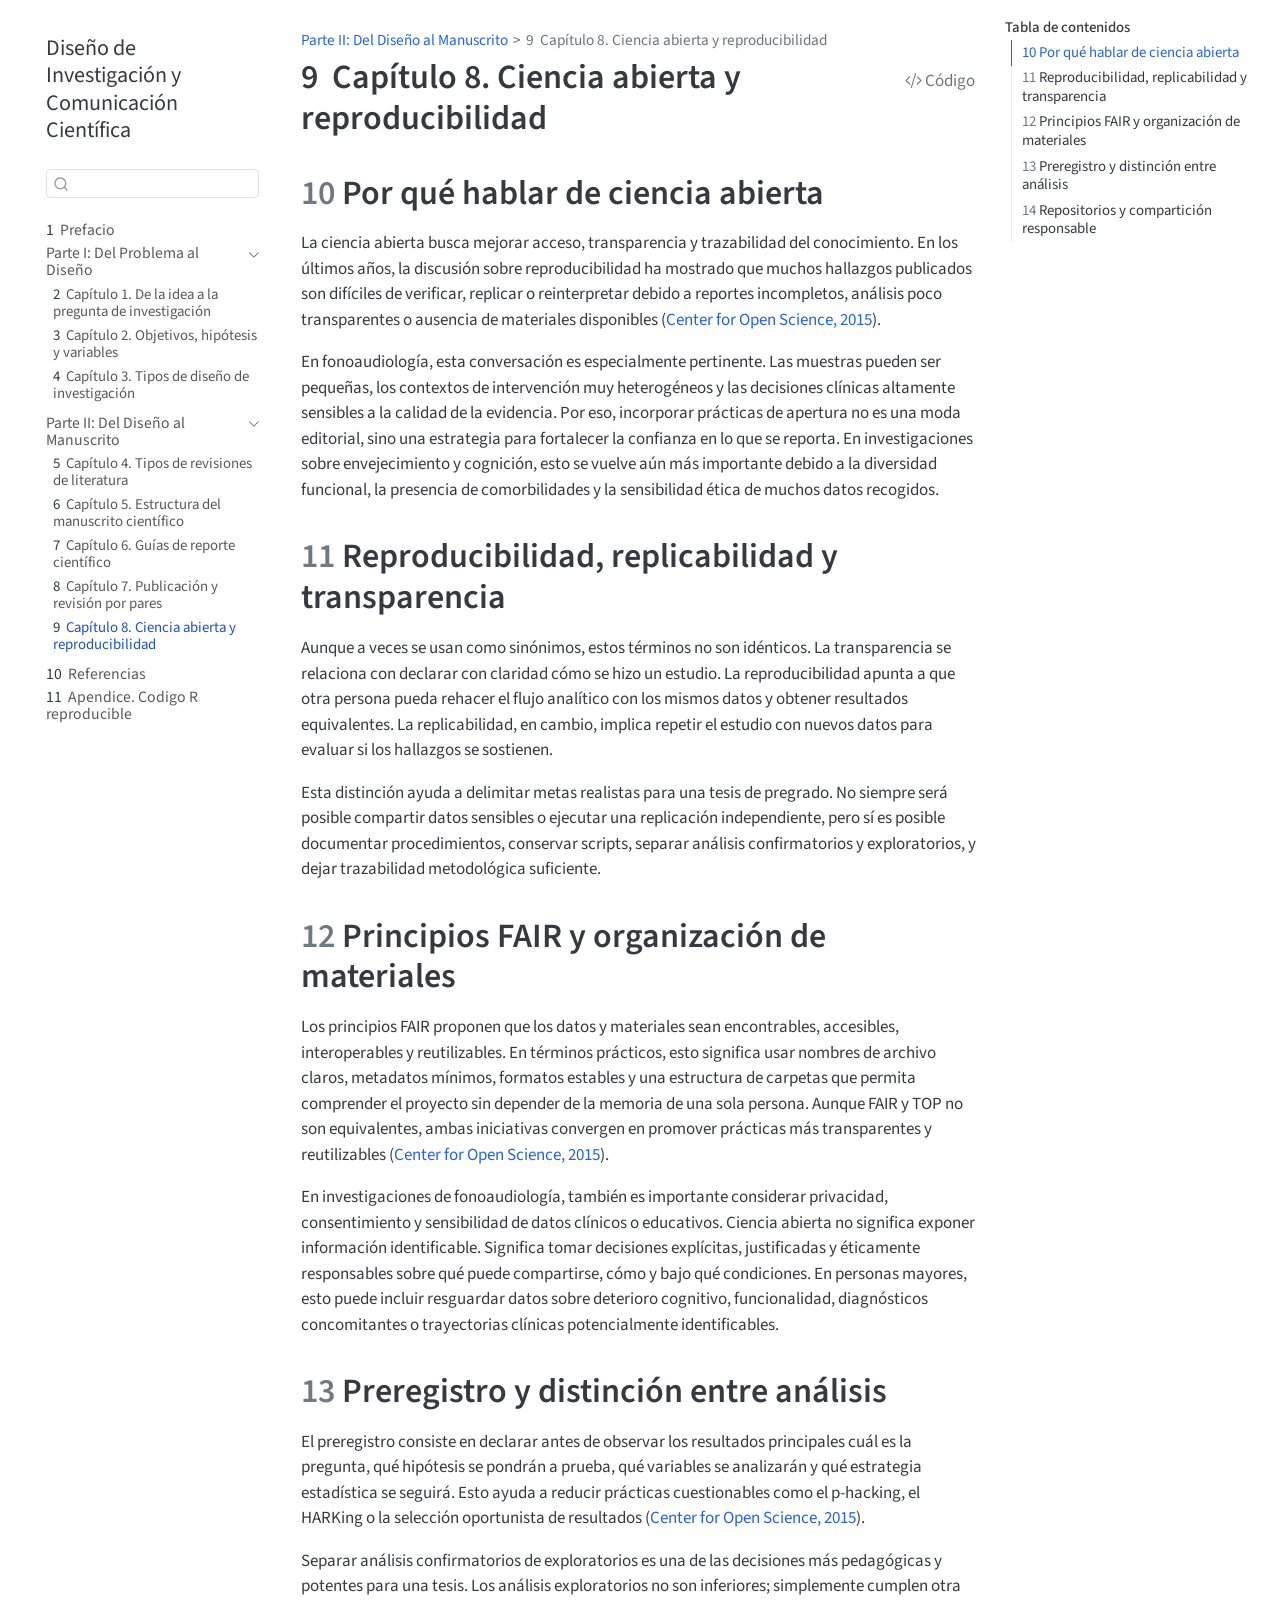
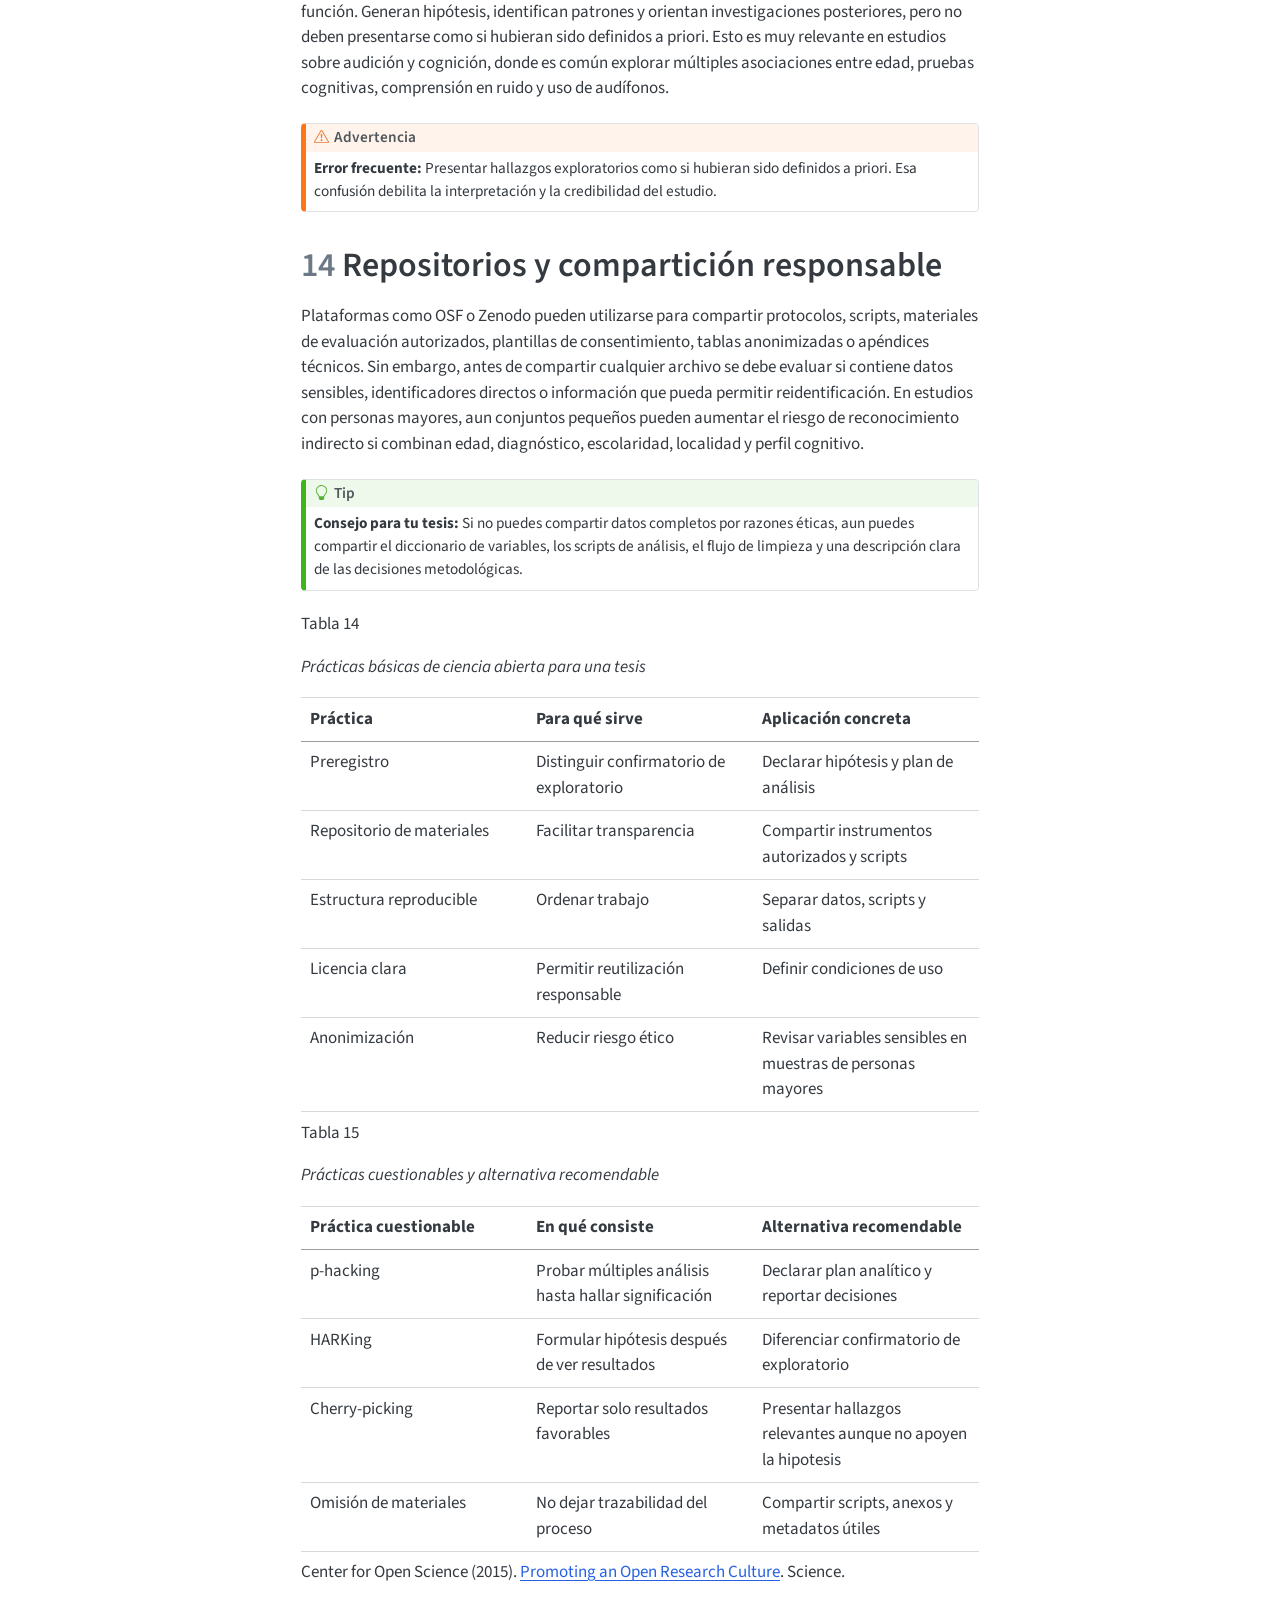
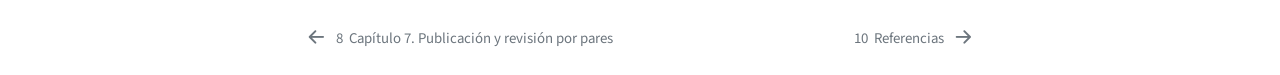
<file: 07-ciencia-abierta.html>
<!DOCTYPE html>
<html xmlns="http://www.w3.org/1999/xhtml" lang="es" xml:lang="es"><head>

<meta charset="utf-8">
<meta name="generator" content="quarto-1.8.26">

<meta name="viewport" content="width=device-width, initial-scale=1.0, user-scalable=yes">


<title>9&nbsp; Capítulo 8. Ciencia abierta y reproducibilidad – Diseño de Investigación y Comunicación Científica</title>
<style>
code{white-space: pre-wrap;}
span.smallcaps{font-variant: small-caps;}
div.columns{display: flex; gap: min(4vw, 1.5em);}
div.column{flex: auto; overflow-x: auto;}
div.hanging-indent{margin-left: 1.5em; text-indent: -1.5em;}
ul.task-list{list-style: none;}
ul.task-list li input[type="checkbox"] {
  width: 0.8em;
  margin: 0 0.8em 0.2em -1em; /* quarto-specific, see https://github.com/quarto-dev/quarto-cli/issues/4556 */ 
  vertical-align: middle;
}
/* CSS for syntax highlighting */
html { -webkit-text-size-adjust: 100%; }
pre > code.sourceCode { white-space: pre; position: relative; }
pre > code.sourceCode > span { display: inline-block; line-height: 1.25; }
pre > code.sourceCode > span:empty { height: 1.2em; }
.sourceCode { overflow: visible; }
code.sourceCode > span { color: inherit; text-decoration: inherit; }
div.sourceCode { margin: 1em 0; }
pre.sourceCode { margin: 0; }
@media screen {
div.sourceCode { overflow: auto; }
}
@media print {
pre > code.sourceCode { white-space: pre-wrap; }
pre > code.sourceCode > span { text-indent: -5em; padding-left: 5em; }
}
pre.numberSource code
  { counter-reset: source-line 0; }
pre.numberSource code > span
  { position: relative; left: -4em; counter-increment: source-line; }
pre.numberSource code > span > a:first-child::before
  { content: counter(source-line);
    position: relative; left: -1em; text-align: right; vertical-align: baseline;
    border: none; display: inline-block;
    -webkit-touch-callout: none; -webkit-user-select: none;
    -khtml-user-select: none; -moz-user-select: none;
    -ms-user-select: none; user-select: none;
    padding: 0 4px; width: 4em;
  }
pre.numberSource { margin-left: 3em;  padding-left: 4px; }
div.sourceCode
  {   }
@media screen {
pre > code.sourceCode > span > a:first-child::before { text-decoration: underline; }
}
/* CSS for citations */
div.csl-bib-body { }
div.csl-entry {
  clear: both;
}
.hanging-indent div.csl-entry {
  margin-left:2em;
  text-indent:-2em;
}
div.csl-left-margin {
  min-width:2em;
  float:left;
}
div.csl-right-inline {
  margin-left:2em;
  padding-left:1em;
}
div.csl-indent {
  margin-left: 2em;
}</style>


<script src="site_libs/quarto-nav/quarto-nav.js"></script>
<script src="site_libs/quarto-nav/headroom.min.js"></script>
<script src="site_libs/clipboard/clipboard.min.js"></script>
<script src="site_libs/quarto-search/autocomplete.umd.js"></script>
<script src="site_libs/quarto-search/fuse.min.js"></script>
<script src="site_libs/quarto-search/quarto-search.js"></script>
<meta name="quarto:offset" content="./">
<link href="./referencias.html" rel="next">
<link href="./06-publicacion.html" rel="prev">
<script src="site_libs/quarto-html/quarto.js" type="module"></script>
<script src="site_libs/quarto-html/tabsets/tabsets.js" type="module"></script>
<script src="site_libs/quarto-html/axe/axe-check.js" type="module"></script>
<script src="site_libs/quarto-html/popper.min.js"></script>
<script src="site_libs/quarto-html/tippy.umd.min.js"></script>
<script src="site_libs/quarto-html/anchor.min.js"></script>
<link href="site_libs/quarto-html/tippy.css" rel="stylesheet">
<link href="site_libs/quarto-html/quarto-syntax-highlighting-587c61ba64f3a5504c4d52d930310e48.css" rel="stylesheet" id="quarto-text-highlighting-styles">
<script src="site_libs/bootstrap/bootstrap.min.js"></script>
<link href="site_libs/bootstrap/bootstrap-icons.css" rel="stylesheet">
<link href="site_libs/bootstrap/bootstrap-27c261d06b905028a18691de25d09dde.min.css" rel="stylesheet" append-hash="true" id="quarto-bootstrap" data-mode="light">
<script id="quarto-search-options" type="application/json">{
  "location": "sidebar",
  "copy-button": false,
  "collapse-after": 3,
  "panel-placement": "start",
  "type": "textbox",
  "limit": 50,
  "keyboard-shortcut": [
    "f",
    "/",
    "s"
  ],
  "show-item-context": false,
  "language": {
    "search-no-results-text": "No se han encontrado resultados",
    "search-matching-documents-text": "documentos encontrados",
    "search-copy-link-title": "Copiar el enlace en la búsqueda",
    "search-hide-matches-text": "Ocultar resultados adicionales",
    "search-more-match-text": "resultado adicional en este documento",
    "search-more-matches-text": "resultados adicionales en este documento",
    "search-clear-button-title": "Borrar",
    "search-text-placeholder": "",
    "search-detached-cancel-button-title": "Cancelar",
    "search-submit-button-title": "Enviar",
    "search-label": "Buscar"
  }
}</script>


</head>

<body class="nav-sidebar floating quarto-light">

<div id="quarto-search-results"></div>
  <header id="quarto-header" class="headroom fixed-top">
  <nav class="quarto-secondary-nav">
    <div class="container-fluid d-flex">
      <button type="button" class="quarto-btn-toggle btn" data-bs-toggle="collapse" role="button" data-bs-target=".quarto-sidebar-collapse-item" aria-controls="quarto-sidebar" aria-expanded="false" aria-label="Alternar barra lateral" onclick="if (window.quartoToggleHeadroom) { window.quartoToggleHeadroom(); }">
        <i class="bi bi-layout-text-sidebar-reverse"></i>
      </button>
        <nav class="quarto-page-breadcrumbs" aria-label="breadcrumb"><ol class="breadcrumb"><li class="breadcrumb-item"><a href="./04-revisiones.html">Parte II: Del Diseño al Manuscrito</a></li><li class="breadcrumb-item"><a href="./07-ciencia-abierta.html"><span class="chapter-number">9</span>&nbsp; <span class="chapter-title">Capítulo 8. Ciencia abierta y reproducibilidad</span></a></li></ol></nav>
        <a class="flex-grow-1" role="navigation" data-bs-toggle="collapse" data-bs-target=".quarto-sidebar-collapse-item" aria-controls="quarto-sidebar" aria-expanded="false" aria-label="Alternar barra lateral" onclick="if (window.quartoToggleHeadroom) { window.quartoToggleHeadroom(); }">      
        </a>
      <button type="button" class="btn quarto-search-button" aria-label="Buscar" onclick="window.quartoOpenSearch();">
        <i class="bi bi-search"></i>
      </button>
    </div>
  </nav>
</header>
<!-- content -->
<div id="quarto-content" class="quarto-container page-columns page-rows-contents page-layout-article">
<!-- sidebar -->
  <nav id="quarto-sidebar" class="sidebar collapse collapse-horizontal quarto-sidebar-collapse-item sidebar-navigation floating overflow-auto">
    <div class="pt-lg-2 mt-2 text-left sidebar-header">
    <div class="sidebar-title mb-0 py-0">
      <a href="./">Diseño de Investigación y Comunicación Científica</a> 
    </div>
      </div>
        <div class="mt-2 flex-shrink-0 align-items-center">
        <div class="sidebar-search">
        <div id="quarto-search" class="" title="Buscar"></div>
        </div>
        </div>
    <div class="sidebar-menu-container"> 
    <ul class="list-unstyled mt-1">
        <li class="sidebar-item">
  <div class="sidebar-item-container"> 
  <a href="./index.html" class="sidebar-item-text sidebar-link">
 <span class="menu-text"><span class="chapter-number">1</span>&nbsp; <span class="chapter-title">Prefacio</span></span></a>
  </div>
</li>
        <li class="sidebar-item sidebar-item-section">
      <div class="sidebar-item-container"> 
            <a class="sidebar-item-text sidebar-link text-start" data-bs-toggle="collapse" data-bs-target="#quarto-sidebar-section-1" role="navigation" aria-expanded="true">
 <span class="menu-text">Parte I: Del Problema al Diseño</span></a>
          <a class="sidebar-item-toggle text-start" data-bs-toggle="collapse" data-bs-target="#quarto-sidebar-section-1" role="navigation" aria-expanded="true" aria-label="Alternar sección">
            <i class="bi bi-chevron-right ms-2"></i>
          </a> 
      </div>
      <ul id="quarto-sidebar-section-1" class="collapse list-unstyled sidebar-section depth1 show">  
          <li class="sidebar-item">
  <div class="sidebar-item-container"> 
  <a href="./01-pregunta.html" class="sidebar-item-text sidebar-link">
 <span class="menu-text"><span class="chapter-number">2</span>&nbsp; <span class="chapter-title">Capítulo 1. De la idea a la pregunta de investigación</span></span></a>
  </div>
</li>
          <li class="sidebar-item">
  <div class="sidebar-item-container"> 
  <a href="./02-objetivos.html" class="sidebar-item-text sidebar-link">
 <span class="menu-text"><span class="chapter-number">3</span>&nbsp; <span class="chapter-title">Capítulo 2. Objetivos, hipótesis y variables</span></span></a>
  </div>
</li>
          <li class="sidebar-item">
  <div class="sidebar-item-container"> 
  <a href="./03-disenos.html" class="sidebar-item-text sidebar-link">
 <span class="menu-text"><span class="chapter-number">4</span>&nbsp; <span class="chapter-title">Capítulo 3. Tipos de diseño de investigación</span></span></a>
  </div>
</li>
      </ul>
  </li>
        <li class="sidebar-item sidebar-item-section">
      <div class="sidebar-item-container"> 
            <a class="sidebar-item-text sidebar-link text-start" data-bs-toggle="collapse" data-bs-target="#quarto-sidebar-section-2" role="navigation" aria-expanded="true">
 <span class="menu-text">Parte II: Del Diseño al Manuscrito</span></a>
          <a class="sidebar-item-toggle text-start" data-bs-toggle="collapse" data-bs-target="#quarto-sidebar-section-2" role="navigation" aria-expanded="true" aria-label="Alternar sección">
            <i class="bi bi-chevron-right ms-2"></i>
          </a> 
      </div>
      <ul id="quarto-sidebar-section-2" class="collapse list-unstyled sidebar-section depth1 show">  
          <li class="sidebar-item">
  <div class="sidebar-item-container"> 
  <a href="./04-revisiones.html" class="sidebar-item-text sidebar-link">
 <span class="menu-text"><span class="chapter-number">5</span>&nbsp; <span class="chapter-title">Capítulo 4. Tipos de revisiones de literatura</span></span></a>
  </div>
</li>
          <li class="sidebar-item">
  <div class="sidebar-item-container"> 
  <a href="./04-manuscrito.html" class="sidebar-item-text sidebar-link">
 <span class="menu-text"><span class="chapter-number">6</span>&nbsp; <span class="chapter-title">Capítulo 5. Estructura del manuscrito científico</span></span></a>
  </div>
</li>
          <li class="sidebar-item">
  <div class="sidebar-item-container"> 
  <a href="./05-reporte.html" class="sidebar-item-text sidebar-link">
 <span class="menu-text"><span class="chapter-number">7</span>&nbsp; <span class="chapter-title">Capítulo 6. Guías de reporte científico</span></span></a>
  </div>
</li>
          <li class="sidebar-item">
  <div class="sidebar-item-container"> 
  <a href="./06-publicacion.html" class="sidebar-item-text sidebar-link">
 <span class="menu-text"><span class="chapter-number">8</span>&nbsp; <span class="chapter-title">Capítulo 7. Publicación y revisión por pares</span></span></a>
  </div>
</li>
          <li class="sidebar-item">
  <div class="sidebar-item-container"> 
  <a href="./07-ciencia-abierta.html" class="sidebar-item-text sidebar-link active">
 <span class="menu-text"><span class="chapter-number">9</span>&nbsp; <span class="chapter-title">Capítulo 8. Ciencia abierta y reproducibilidad</span></span></a>
  </div>
</li>
      </ul>
  </li>
        <li class="sidebar-item">
  <div class="sidebar-item-container"> 
  <a href="./referencias.html" class="sidebar-item-text sidebar-link">
 <span class="menu-text"><span class="chapter-number">10</span>&nbsp; <span class="chapter-title">Referencias</span></span></a>
  </div>
</li>
        <li class="sidebar-item">
  <div class="sidebar-item-container"> 
  <a href="./apendice-r.html" class="sidebar-item-text sidebar-link">
 <span class="menu-text"><span class="chapter-number">11</span>&nbsp; <span class="chapter-title">Apendice. Codigo R reproducible</span></span></a>
  </div>
</li>
    </ul>
    </div>
</nav>
<div id="quarto-sidebar-glass" class="quarto-sidebar-collapse-item" data-bs-toggle="collapse" data-bs-target=".quarto-sidebar-collapse-item"></div>
<!-- margin-sidebar -->
    <div id="quarto-margin-sidebar" class="sidebar margin-sidebar">
        <nav id="TOC" role="doc-toc" class="toc-active">
    <h2 id="toc-title">Tabla de contenidos</h2>
   
  <ul>
  <li><a href="#por-qué-hablar-de-ciencia-abierta" id="toc-por-qué-hablar-de-ciencia-abierta" class="nav-link active" data-scroll-target="#por-qué-hablar-de-ciencia-abierta"><span class="header-section-number">10</span> Por qué hablar de ciencia abierta</a></li>
  <li><a href="#reproducibilidad-replicabilidad-y-transparencia" id="toc-reproducibilidad-replicabilidad-y-transparencia" class="nav-link" data-scroll-target="#reproducibilidad-replicabilidad-y-transparencia"><span class="header-section-number">11</span> Reproducibilidad, replicabilidad y transparencia</a></li>
  <li><a href="#principios-fair-y-organización-de-materiales" id="toc-principios-fair-y-organización-de-materiales" class="nav-link" data-scroll-target="#principios-fair-y-organización-de-materiales"><span class="header-section-number">12</span> Principios FAIR y organización de materiales</a></li>
  <li><a href="#preregistro-y-distinción-entre-análisis" id="toc-preregistro-y-distinción-entre-análisis" class="nav-link" data-scroll-target="#preregistro-y-distinción-entre-análisis"><span class="header-section-number">13</span> Preregistro y distinción entre análisis</a></li>
  <li><a href="#repositorios-y-compartición-responsable" id="toc-repositorios-y-compartición-responsable" class="nav-link" data-scroll-target="#repositorios-y-compartición-responsable"><span class="header-section-number">14</span> Repositorios y compartición responsable</a></li>
  </ul>
</nav>
    </div>
<!-- main -->
<main class="content" id="quarto-document-content">

<header id="title-block-header" class="quarto-title-block default"><nav class="quarto-page-breadcrumbs quarto-title-breadcrumbs d-none d-lg-block" aria-label="breadcrumb"><ol class="breadcrumb"><li class="breadcrumb-item"><a href="./04-revisiones.html">Parte II: Del Diseño al Manuscrito</a></li><li class="breadcrumb-item"><a href="./07-ciencia-abierta.html"><span class="chapter-number">9</span>&nbsp; <span class="chapter-title">Capítulo 8. Ciencia abierta y reproducibilidad</span></a></li></ol></nav>
<div class="quarto-title">
<div class="quarto-title-block"><div><h1 class="title"><span class="chapter-number">9</span>&nbsp; <span class="chapter-title">Capítulo 8. Ciencia abierta y reproducibilidad</span></h1><button type="button" class="btn code-tools-button" id="quarto-code-tools-source"><i class="bi"></i> Código</button></div></div>
</div>



<div class="quarto-title-meta">

    
  
    
  </div>
  


</header>


<section id="por-qué-hablar-de-ciencia-abierta" class="level1" data-number="10">
<h1 data-number="10"><span class="header-section-number">10</span> Por qué hablar de ciencia abierta</h1>
<p>La ciencia abierta busca mejorar acceso, transparencia y trazabilidad del conocimiento. En los últimos años, la discusión sobre reproducibilidad ha mostrado que muchos hallazgos publicados son difíciles de verificar, replicar o reinterpretar debido a reportes incompletos, análisis poco transparentes o ausencia de materiales disponibles <span class="citation" data-cites="cos2015top">(<a href="#ref-cos2015top" role="doc-biblioref">Center for Open Science, 2015</a>)</span>.</p>
<p>En fonoaudiología, esta conversación es especialmente pertinente. Las muestras pueden ser pequeñas, los contextos de intervención muy heterogéneos y las decisiones clínicas altamente sensibles a la calidad de la evidencia. Por eso, incorporar prácticas de apertura no es una moda editorial, sino una estrategia para fortalecer la confianza en lo que se reporta. En investigaciones sobre envejecimiento y cognición, esto se vuelve aún más importante debido a la diversidad funcional, la presencia de comorbilidades y la sensibilidad ética de muchos datos recogidos.</p>
</section>
<section id="reproducibilidad-replicabilidad-y-transparencia" class="level1" data-number="11">
<h1 data-number="11"><span class="header-section-number">11</span> Reproducibilidad, replicabilidad y transparencia</h1>
<p>Aunque a veces se usan como sinónimos, estos términos no son idénticos. La transparencia se relaciona con declarar con claridad cómo se hizo un estudio. La reproducibilidad apunta a que otra persona pueda rehacer el flujo analítico con los mismos datos y obtener resultados equivalentes. La replicabilidad, en cambio, implica repetir el estudio con nuevos datos para evaluar si los hallazgos se sostienen.</p>
<p>Esta distinción ayuda a delimitar metas realistas para una tesis de pregrado. No siempre será posible compartir datos sensibles o ejecutar una replicación independiente, pero sí es posible documentar procedimientos, conservar scripts, separar análisis confirmatorios y exploratorios, y dejar trazabilidad metodológica suficiente.</p>
</section>
<section id="principios-fair-y-organización-de-materiales" class="level1" data-number="12">
<h1 data-number="12"><span class="header-section-number">12</span> Principios FAIR y organización de materiales</h1>
<p>Los principios FAIR proponen que los datos y materiales sean encontrables, accesibles, interoperables y reutilizables. En términos prácticos, esto significa usar nombres de archivo claros, metadatos mínimos, formatos estables y una estructura de carpetas que permita comprender el proyecto sin depender de la memoria de una sola persona. Aunque FAIR y TOP no son equivalentes, ambas iniciativas convergen en promover prácticas más transparentes y reutilizables <span class="citation" data-cites="cos2015top">(<a href="#ref-cos2015top" role="doc-biblioref">Center for Open Science, 2015</a>)</span>.</p>
<p>En investigaciones de fonoaudiología, también es importante considerar privacidad, consentimiento y sensibilidad de datos clínicos o educativos. Ciencia abierta no significa exponer información identificable. Significa tomar decisiones explícitas, justificadas y éticamente responsables sobre qué puede compartirse, cómo y bajo qué condiciones. En personas mayores, esto puede incluir resguardar datos sobre deterioro cognitivo, funcionalidad, diagnósticos concomitantes o trayectorias clínicas potencialmente identificables.</p>
</section>
<section id="preregistro-y-distinción-entre-análisis" class="level1" data-number="13">
<h1 data-number="13"><span class="header-section-number">13</span> Preregistro y distinción entre análisis</h1>
<p>El preregistro consiste en declarar antes de observar los resultados principales cuál es la pregunta, qué hipótesis se pondrán a prueba, qué variables se analizarán y qué estrategia estadística se seguirá. Esto ayuda a reducir prácticas cuestionables como el p-hacking, el HARKing o la selección oportunista de resultados <span class="citation" data-cites="cos2015top">(<a href="#ref-cos2015top" role="doc-biblioref">Center for Open Science, 2015</a>)</span>.</p>
<p>Separar análisis confirmatorios de exploratorios es una de las decisiones más pedagógicas y potentes para una tesis. Los análisis exploratorios no son inferiores; simplemente cumplen otra función. Generan hipótesis, identifican patrones y orientan investigaciones posteriores, pero no deben presentarse como si hubieran sido definidos a priori. Esto es muy relevante en estudios sobre audición y cognición, donde es común explorar múltiples asociaciones entre edad, pruebas cognitivas, comprensión en ruido y uso de audífonos.</p>
<div class="callout callout-style-default callout-warning callout-titled">
<div class="callout-header d-flex align-content-center">
<div class="callout-icon-container">
<i class="callout-icon"></i>
</div>
<div class="callout-title-container flex-fill">
Advertencia
</div>
</div>
<div class="callout-body-container callout-body">
<p><strong>Error frecuente:</strong> Presentar hallazgos exploratorios como si hubieran sido definidos a priori. Esa confusión debilita la interpretación y la credibilidad del estudio.</p>
</div>
</div>
</section>
<section id="repositorios-y-compartición-responsable" class="level1" data-number="14">
<h1 data-number="14"><span class="header-section-number">14</span> Repositorios y compartición responsable</h1>
<p>Plataformas como OSF o Zenodo pueden utilizarse para compartir protocolos, scripts, materiales de evaluación autorizados, plantillas de consentimiento, tablas anonimizadas o apéndices técnicos. Sin embargo, antes de compartir cualquier archivo se debe evaluar si contiene datos sensibles, identificadores directos o información que pueda permitir reidentificación. En estudios con personas mayores, aun conjuntos pequeños pueden aumentar el riesgo de reconocimiento indirecto si combinan edad, diagnóstico, escolaridad, localidad y perfil cognitivo.</p>
<div class="callout callout-style-default callout-tip callout-titled">
<div class="callout-header d-flex align-content-center">
<div class="callout-icon-container">
<i class="callout-icon"></i>
</div>
<div class="callout-title-container flex-fill">
Tip
</div>
</div>
<div class="callout-body-container callout-body">
<p><strong>Consejo para tu tesis:</strong> Si no puedes compartir datos completos por razones éticas, aun puedes compartir el diccionario de variables, los scripts de análisis, el flujo de limpieza y una descripción clara de las decisiones metodológicas.</p>
</div>
</div>
<p>Tabla 14</p>
<p><em>Prácticas básicas de ciencia abierta para una tesis</em></p>
<table class="caption-top table">
<colgroup>
<col style="width: 33%">
<col style="width: 33%">
<col style="width: 33%">
</colgroup>
<thead>
<tr class="header">
<th>Práctica</th>
<th>Para qué sirve</th>
<th>Aplicación concreta</th>
</tr>
</thead>
<tbody>
<tr class="odd">
<td>Preregistro</td>
<td>Distinguir confirmatorio de exploratorio</td>
<td>Declarar hipótesis y plan de análisis</td>
</tr>
<tr class="even">
<td>Repositorio de materiales</td>
<td>Facilitar transparencia</td>
<td>Compartir instrumentos autorizados y scripts</td>
</tr>
<tr class="odd">
<td>Estructura reproducible</td>
<td>Ordenar trabajo</td>
<td>Separar datos, scripts y salidas</td>
</tr>
<tr class="even">
<td>Licencia clara</td>
<td>Permitir reutilización responsable</td>
<td>Definir condiciones de uso</td>
</tr>
<tr class="odd">
<td>Anonimización</td>
<td>Reducir riesgo ético</td>
<td>Revisar variables sensibles en muestras de personas mayores</td>
</tr>
</tbody>
</table>
<p>Tabla 15</p>
<p><em>Prácticas cuestionables y alternativa recomendable</em></p>
<table class="caption-top table">
<colgroup>
<col style="width: 33%">
<col style="width: 33%">
<col style="width: 33%">
</colgroup>
<thead>
<tr class="header">
<th>Práctica cuestionable</th>
<th>En qué consiste</th>
<th>Alternativa recomendable</th>
</tr>
</thead>
<tbody>
<tr class="odd">
<td>p-hacking</td>
<td>Probar múltiples análisis hasta hallar significación</td>
<td>Declarar plan analítico y reportar decisiones</td>
</tr>
<tr class="even">
<td>HARKing</td>
<td>Formular hipótesis después de ver resultados</td>
<td>Diferenciar confirmatorio de exploratorio</td>
</tr>
<tr class="odd">
<td>Cherry-picking</td>
<td>Reportar solo resultados favorables</td>
<td>Presentar hallazgos relevantes aunque no apoyen la hipotesis</td>
</tr>
<tr class="even">
<td>Omisión de materiales</td>
<td>No dejar trazabilidad del proceso</td>
<td>Compartir scripts, anexos y metadatos útiles</td>
</tr>
</tbody>
</table>


<!-- -->

<div id="refs" class="references csl-bib-body" role="list">
<div id="ref-cos2015top" class="csl-entry" role="listitem">
Center for Open Science (2015). <a href="https://doi.org/10.1126/science.aab2374">Promoting an Open Research Culture</a>. Science.
</div>
</div>
</section>

</main> <!-- /main -->
<script id="quarto-html-after-body" type="application/javascript">
  window.document.addEventListener("DOMContentLoaded", function (event) {
    const icon = "";
    const anchorJS = new window.AnchorJS();
    anchorJS.options = {
      placement: 'right',
      icon: icon
    };
    anchorJS.add('.anchored');
    const isCodeAnnotation = (el) => {
      for (const clz of el.classList) {
        if (clz.startsWith('code-annotation-')) {                     
          return true;
        }
      }
      return false;
    }
    const onCopySuccess = function(e) {
      // button target
      const button = e.trigger;
      // don't keep focus
      button.blur();
      // flash "checked"
      button.classList.add('code-copy-button-checked');
      var currentTitle = button.getAttribute("title");
      button.setAttribute("title", "Copiado");
      let tooltip;
      if (window.bootstrap) {
        button.setAttribute("data-bs-toggle", "tooltip");
        button.setAttribute("data-bs-placement", "left");
        button.setAttribute("data-bs-title", "Copiado");
        tooltip = new bootstrap.Tooltip(button, 
          { trigger: "manual", 
            customClass: "code-copy-button-tooltip",
            offset: [0, -8]});
        tooltip.show();    
      }
      setTimeout(function() {
        if (tooltip) {
          tooltip.hide();
          button.removeAttribute("data-bs-title");
          button.removeAttribute("data-bs-toggle");
          button.removeAttribute("data-bs-placement");
        }
        button.setAttribute("title", currentTitle);
        button.classList.remove('code-copy-button-checked');
      }, 1000);
      // clear code selection
      e.clearSelection();
    }
    const getTextToCopy = function(trigger) {
      const outerScaffold = trigger.parentElement.cloneNode(true);
      const codeEl = outerScaffold.querySelector('code');
      for (const childEl of codeEl.children) {
        if (isCodeAnnotation(childEl)) {
          childEl.remove();
        }
      }
      return codeEl.innerText;
    }
    const clipboard = new window.ClipboardJS('.code-copy-button:not([data-in-quarto-modal])', {
      text: getTextToCopy
    });
    clipboard.on('success', onCopySuccess);
    if (window.document.getElementById('quarto-embedded-source-code-modal')) {
      const clipboardModal = new window.ClipboardJS('.code-copy-button[data-in-quarto-modal]', {
        text: getTextToCopy,
        container: window.document.getElementById('quarto-embedded-source-code-modal')
      });
      clipboardModal.on('success', onCopySuccess);
    }
    const viewSource = window.document.getElementById('quarto-view-source') ||
                       window.document.getElementById('quarto-code-tools-source');
    if (viewSource) {
      const sourceUrl = viewSource.getAttribute("data-quarto-source-url");
      viewSource.addEventListener("click", function(e) {
        if (sourceUrl) {
          // rstudio viewer pane
          if (/\bcapabilities=\b/.test(window.location)) {
            window.open(sourceUrl);
          } else {
            window.location.href = sourceUrl;
          }
        } else {
          const modal = new bootstrap.Modal(document.getElementById('quarto-embedded-source-code-modal'));
          modal.show();
        }
        return false;
      });
    }
    function toggleCodeHandler(show) {
      return function(e) {
        const detailsSrc = window.document.querySelectorAll(".cell > details > .sourceCode");
        for (let i=0; i<detailsSrc.length; i++) {
          const details = detailsSrc[i].parentElement;
          if (show) {
            details.open = true;
          } else {
            details.removeAttribute("open");
          }
        }
        const cellCodeDivs = window.document.querySelectorAll(".cell > .sourceCode");
        const fromCls = show ? "hidden" : "unhidden";
        const toCls = show ? "unhidden" : "hidden";
        for (let i=0; i<cellCodeDivs.length; i++) {
          const codeDiv = cellCodeDivs[i];
          if (codeDiv.classList.contains(fromCls)) {
            codeDiv.classList.remove(fromCls);
            codeDiv.classList.add(toCls);
          } 
        }
        return false;
      }
    }
    const hideAllCode = window.document.getElementById("quarto-hide-all-code");
    if (hideAllCode) {
      hideAllCode.addEventListener("click", toggleCodeHandler(false));
    }
    const showAllCode = window.document.getElementById("quarto-show-all-code");
    if (showAllCode) {
      showAllCode.addEventListener("click", toggleCodeHandler(true));
    }
      var localhostRegex = new RegExp(/^(?:http|https):\/\/localhost\:?[0-9]*\//);
      var mailtoRegex = new RegExp(/^mailto:/);
        var filterRegex = new RegExp('/' + window.location.host + '/');
      var isInternal = (href) => {
          return filterRegex.test(href) || localhostRegex.test(href) || mailtoRegex.test(href);
      }
      // Inspect non-navigation links and adorn them if external
     var links = window.document.querySelectorAll('a[href]:not(.nav-link):not(.navbar-brand):not(.toc-action):not(.sidebar-link):not(.sidebar-item-toggle):not(.pagination-link):not(.no-external):not([aria-hidden]):not(.dropdown-item):not(.quarto-navigation-tool):not(.about-link)');
      for (var i=0; i<links.length; i++) {
        const link = links[i];
        if (!isInternal(link.href)) {
          // undo the damage that might have been done by quarto-nav.js in the case of
          // links that we want to consider external
          if (link.dataset.originalHref !== undefined) {
            link.href = link.dataset.originalHref;
          }
        }
      }
    function tippyHover(el, contentFn, onTriggerFn, onUntriggerFn) {
      const config = {
        allowHTML: true,
        maxWidth: 500,
        delay: 100,
        arrow: false,
        appendTo: function(el) {
            return el.parentElement;
        },
        interactive: true,
        interactiveBorder: 10,
        theme: 'quarto',
        placement: 'bottom-start',
      };
      if (contentFn) {
        config.content = contentFn;
      }
      if (onTriggerFn) {
        config.onTrigger = onTriggerFn;
      }
      if (onUntriggerFn) {
        config.onUntrigger = onUntriggerFn;
      }
      window.tippy(el, config); 
    }
    const noterefs = window.document.querySelectorAll('a[role="doc-noteref"]');
    for (var i=0; i<noterefs.length; i++) {
      const ref = noterefs[i];
      tippyHover(ref, function() {
        // use id or data attribute instead here
        let href = ref.getAttribute('data-footnote-href') || ref.getAttribute('href');
        try { href = new URL(href).hash; } catch {}
        const id = href.replace(/^#\/?/, "");
        const note = window.document.getElementById(id);
        if (note) {
          return note.innerHTML;
        } else {
          return "";
        }
      });
    }
    const xrefs = window.document.querySelectorAll('a.quarto-xref');
    const processXRef = (id, note) => {
      // Strip column container classes
      const stripColumnClz = (el) => {
        el.classList.remove("page-full", "page-columns");
        if (el.children) {
          for (const child of el.children) {
            stripColumnClz(child);
          }
        }
      }
      stripColumnClz(note)
      if (id === null || id.startsWith('sec-')) {
        // Special case sections, only their first couple elements
        const container = document.createElement("div");
        if (note.children && note.children.length > 2) {
          container.appendChild(note.children[0].cloneNode(true));
          for (let i = 1; i < note.children.length; i++) {
            const child = note.children[i];
            if (child.tagName === "P" && child.innerText === "") {
              continue;
            } else {
              container.appendChild(child.cloneNode(true));
              break;
            }
          }
          if (window.Quarto?.typesetMath) {
            window.Quarto.typesetMath(container);
          }
          return container.innerHTML
        } else {
          if (window.Quarto?.typesetMath) {
            window.Quarto.typesetMath(note);
          }
          return note.innerHTML;
        }
      } else {
        // Remove any anchor links if they are present
        const anchorLink = note.querySelector('a.anchorjs-link');
        if (anchorLink) {
          anchorLink.remove();
        }
        if (window.Quarto?.typesetMath) {
          window.Quarto.typesetMath(note);
        }
        if (note.classList.contains("callout")) {
          return note.outerHTML;
        } else {
          return note.innerHTML;
        }
      }
    }
    for (var i=0; i<xrefs.length; i++) {
      const xref = xrefs[i];
      tippyHover(xref, undefined, function(instance) {
        instance.disable();
        let url = xref.getAttribute('href');
        let hash = undefined; 
        if (url.startsWith('#')) {
          hash = url;
        } else {
          try { hash = new URL(url).hash; } catch {}
        }
        if (hash) {
          const id = hash.replace(/^#\/?/, "");
          const note = window.document.getElementById(id);
          if (note !== null) {
            try {
              const html = processXRef(id, note.cloneNode(true));
              instance.setContent(html);
            } finally {
              instance.enable();
              instance.show();
            }
          } else {
            // See if we can fetch this
            fetch(url.split('#')[0])
            .then(res => res.text())
            .then(html => {
              const parser = new DOMParser();
              const htmlDoc = parser.parseFromString(html, "text/html");
              const note = htmlDoc.getElementById(id);
              if (note !== null) {
                const html = processXRef(id, note);
                instance.setContent(html);
              } 
            }).finally(() => {
              instance.enable();
              instance.show();
            });
          }
        } else {
          // See if we can fetch a full url (with no hash to target)
          // This is a special case and we should probably do some content thinning / targeting
          fetch(url)
          .then(res => res.text())
          .then(html => {
            const parser = new DOMParser();
            const htmlDoc = parser.parseFromString(html, "text/html");
            const note = htmlDoc.querySelector('main.content');
            if (note !== null) {
              // This should only happen for chapter cross references
              // (since there is no id in the URL)
              // remove the first header
              if (note.children.length > 0 && note.children[0].tagName === "HEADER") {
                note.children[0].remove();
              }
              const html = processXRef(null, note);
              instance.setContent(html);
            } 
          }).finally(() => {
            instance.enable();
            instance.show();
          });
        }
      }, function(instance) {
      });
    }
        let selectedAnnoteEl;
        const selectorForAnnotation = ( cell, annotation) => {
          let cellAttr = 'data-code-cell="' + cell + '"';
          let lineAttr = 'data-code-annotation="' +  annotation + '"';
          const selector = 'span[' + cellAttr + '][' + lineAttr + ']';
          return selector;
        }
        const selectCodeLines = (annoteEl) => {
          const doc = window.document;
          const targetCell = annoteEl.getAttribute("data-target-cell");
          const targetAnnotation = annoteEl.getAttribute("data-target-annotation");
          const annoteSpan = window.document.querySelector(selectorForAnnotation(targetCell, targetAnnotation));
          const lines = annoteSpan.getAttribute("data-code-lines").split(",");
          const lineIds = lines.map((line) => {
            return targetCell + "-" + line;
          })
          let top = null;
          let height = null;
          let parent = null;
          if (lineIds.length > 0) {
              //compute the position of the single el (top and bottom and make a div)
              const el = window.document.getElementById(lineIds[0]);
              top = el.offsetTop;
              height = el.offsetHeight;
              parent = el.parentElement.parentElement;
            if (lineIds.length > 1) {
              const lastEl = window.document.getElementById(lineIds[lineIds.length - 1]);
              const bottom = lastEl.offsetTop + lastEl.offsetHeight;
              height = bottom - top;
            }
            if (top !== null && height !== null && parent !== null) {
              // cook up a div (if necessary) and position it 
              let div = window.document.getElementById("code-annotation-line-highlight");
              if (div === null) {
                div = window.document.createElement("div");
                div.setAttribute("id", "code-annotation-line-highlight");
                div.style.position = 'absolute';
                parent.appendChild(div);
              }
              div.style.top = top - 2 + "px";
              div.style.height = height + 4 + "px";
              div.style.left = 0;
              let gutterDiv = window.document.getElementById("code-annotation-line-highlight-gutter");
              if (gutterDiv === null) {
                gutterDiv = window.document.createElement("div");
                gutterDiv.setAttribute("id", "code-annotation-line-highlight-gutter");
                gutterDiv.style.position = 'absolute';
                const codeCell = window.document.getElementById(targetCell);
                const gutter = codeCell.querySelector('.code-annotation-gutter');
                gutter.appendChild(gutterDiv);
              }
              gutterDiv.style.top = top - 2 + "px";
              gutterDiv.style.height = height + 4 + "px";
            }
            selectedAnnoteEl = annoteEl;
          }
        };
        const unselectCodeLines = () => {
          const elementsIds = ["code-annotation-line-highlight", "code-annotation-line-highlight-gutter"];
          elementsIds.forEach((elId) => {
            const div = window.document.getElementById(elId);
            if (div) {
              div.remove();
            }
          });
          selectedAnnoteEl = undefined;
        };
          // Handle positioning of the toggle
      window.addEventListener(
        "resize",
        throttle(() => {
          elRect = undefined;
          if (selectedAnnoteEl) {
            selectCodeLines(selectedAnnoteEl);
          }
        }, 10)
      );
      function throttle(fn, ms) {
      let throttle = false;
      let timer;
        return (...args) => {
          if(!throttle) { // first call gets through
              fn.apply(this, args);
              throttle = true;
          } else { // all the others get throttled
              if(timer) clearTimeout(timer); // cancel #2
              timer = setTimeout(() => {
                fn.apply(this, args);
                timer = throttle = false;
              }, ms);
          }
        };
      }
        // Attach click handler to the DT
        const annoteDls = window.document.querySelectorAll('dt[data-target-cell]');
        for (const annoteDlNode of annoteDls) {
          annoteDlNode.addEventListener('click', (event) => {
            const clickedEl = event.target;
            if (clickedEl !== selectedAnnoteEl) {
              unselectCodeLines();
              const activeEl = window.document.querySelector('dt[data-target-cell].code-annotation-active');
              if (activeEl) {
                activeEl.classList.remove('code-annotation-active');
              }
              selectCodeLines(clickedEl);
              clickedEl.classList.add('code-annotation-active');
            } else {
              // Unselect the line
              unselectCodeLines();
              clickedEl.classList.remove('code-annotation-active');
            }
          });
        }
    const findCites = (el) => {
      const parentEl = el.parentElement;
      if (parentEl) {
        const cites = parentEl.dataset.cites;
        if (cites) {
          return {
            el,
            cites: cites.split(' ')
          };
        } else {
          return findCites(el.parentElement)
        }
      } else {
        return undefined;
      }
    };
    var bibliorefs = window.document.querySelectorAll('a[role="doc-biblioref"]');
    for (var i=0; i<bibliorefs.length; i++) {
      const ref = bibliorefs[i];
      const citeInfo = findCites(ref);
      if (citeInfo) {
        tippyHover(citeInfo.el, function() {
          var popup = window.document.createElement('div');
          citeInfo.cites.forEach(function(cite) {
            var citeDiv = window.document.createElement('div');
            citeDiv.classList.add('hanging-indent');
            citeDiv.classList.add('csl-entry');
            var biblioDiv = window.document.getElementById('ref-' + cite);
            if (biblioDiv) {
              citeDiv.innerHTML = biblioDiv.innerHTML;
            }
            popup.appendChild(citeDiv);
          });
          return popup.innerHTML;
        });
      }
    }
  });
  </script>
<nav class="page-navigation">
  <div class="nav-page nav-page-previous">
      <a href="./06-publicacion.html" class="pagination-link" aria-label="Capítulo 7. Publicación y revisión por pares">
        <i class="bi bi-arrow-left-short"></i> <span class="nav-page-text"><span class="chapter-number">8</span>&nbsp; <span class="chapter-title">Capítulo 7. Publicación y revisión por pares</span></span>
      </a>          
  </div>
  <div class="nav-page nav-page-next">
      <a href="./referencias.html" class="pagination-link" aria-label="Referencias">
        <span class="nav-page-text"><span class="chapter-number">10</span>&nbsp; <span class="chapter-title">Referencias</span></span> <i class="bi bi-arrow-right-short"></i>
      </a>
  </div>
</nav><div class="modal fade" id="quarto-embedded-source-code-modal" tabindex="-1" aria-labelledby="quarto-embedded-source-code-modal-label" aria-hidden="true"><div class="modal-dialog modal-dialog-scrollable"><div class="modal-content"><div class="modal-header"><h5 class="modal-title" id="quarto-embedded-source-code-modal-label">Ejecutar el código</h5><button class="btn-close" data-bs-dismiss="modal"></button></div><div class="modal-body"><div class="">
<div class="code-copy-outer-scaffold"><div class="sourceCode" id="cb1" data-shortcodes="false"><pre class="sourceCode markdown code-with-copy"><code class="sourceCode markdown"><span id="cb1-1"><a href="#cb1-1" aria-hidden="true" tabindex="-1"></a><span class="co">---</span></span>
<span id="cb1-2"><a href="#cb1-2" aria-hidden="true" tabindex="-1"></a><span class="an">title:</span><span class="co"> "Capítulo 8. Ciencia abierta y reproducibilidad"</span></span>
<span id="cb1-3"><a href="#cb1-3" aria-hidden="true" tabindex="-1"></a><span class="co">---</span></span>
<span id="cb1-4"><a href="#cb1-4" aria-hidden="true" tabindex="-1"></a></span>
<span id="cb1-5"><a href="#cb1-5" aria-hidden="true" tabindex="-1"></a><span class="fu"># Por qué hablar de ciencia abierta</span></span>
<span id="cb1-6"><a href="#cb1-6" aria-hidden="true" tabindex="-1"></a></span>
<span id="cb1-7"><a href="#cb1-7" aria-hidden="true" tabindex="-1"></a>La ciencia abierta busca mejorar acceso, transparencia y trazabilidad del conocimiento. En los últimos años, la discusión sobre reproducibilidad ha mostrado que muchos hallazgos publicados son difíciles de verificar, replicar o reinterpretar debido a reportes incompletos, análisis poco transparentes o ausencia de materiales disponibles <span class="co">[</span><span class="ot">@cos2015top</span><span class="co">]</span>.</span>
<span id="cb1-8"><a href="#cb1-8" aria-hidden="true" tabindex="-1"></a></span>
<span id="cb1-9"><a href="#cb1-9" aria-hidden="true" tabindex="-1"></a>En fonoaudiología, esta conversación es especialmente pertinente. Las muestras pueden ser pequeñas, los contextos de intervención muy heterogéneos y las decisiones clínicas altamente sensibles a la calidad de la evidencia. Por eso, incorporar prácticas de apertura no es una moda editorial, sino una estrategia para fortalecer la confianza en lo que se reporta. En investigaciones sobre envejecimiento y cognición, esto se vuelve aún más importante debido a la diversidad funcional, la presencia de comorbilidades y la sensibilidad ética de muchos datos recogidos.</span>
<span id="cb1-10"><a href="#cb1-10" aria-hidden="true" tabindex="-1"></a></span>
<span id="cb1-11"><a href="#cb1-11" aria-hidden="true" tabindex="-1"></a><span class="fu"># Reproducibilidad, replicabilidad y transparencia</span></span>
<span id="cb1-12"><a href="#cb1-12" aria-hidden="true" tabindex="-1"></a></span>
<span id="cb1-13"><a href="#cb1-13" aria-hidden="true" tabindex="-1"></a>Aunque a veces se usan como sinónimos, estos términos no son idénticos. La transparencia se relaciona con declarar con claridad cómo se hizo un estudio. La reproducibilidad apunta a que otra persona pueda rehacer el flujo analítico con los mismos datos y obtener resultados equivalentes. La replicabilidad, en cambio, implica repetir el estudio con nuevos datos para evaluar si los hallazgos se sostienen.</span>
<span id="cb1-14"><a href="#cb1-14" aria-hidden="true" tabindex="-1"></a></span>
<span id="cb1-15"><a href="#cb1-15" aria-hidden="true" tabindex="-1"></a>Esta distinción ayuda a delimitar metas realistas para una tesis de pregrado. No siempre será posible compartir datos sensibles o ejecutar una replicación independiente, pero sí es posible documentar procedimientos, conservar scripts, separar análisis confirmatorios y exploratorios, y dejar trazabilidad metodológica suficiente.</span>
<span id="cb1-16"><a href="#cb1-16" aria-hidden="true" tabindex="-1"></a></span>
<span id="cb1-17"><a href="#cb1-17" aria-hidden="true" tabindex="-1"></a><span class="fu"># Principios FAIR y organización de materiales</span></span>
<span id="cb1-18"><a href="#cb1-18" aria-hidden="true" tabindex="-1"></a></span>
<span id="cb1-19"><a href="#cb1-19" aria-hidden="true" tabindex="-1"></a>Los principios FAIR proponen que los datos y materiales sean encontrables, accesibles, interoperables y reutilizables. En términos prácticos, esto significa usar nombres de archivo claros, metadatos mínimos, formatos estables y una estructura de carpetas que permita comprender el proyecto sin depender de la memoria de una sola persona. Aunque FAIR y TOP no son equivalentes, ambas iniciativas convergen en promover prácticas más transparentes y reutilizables <span class="co">[</span><span class="ot">@cos2015top</span><span class="co">]</span>.</span>
<span id="cb1-20"><a href="#cb1-20" aria-hidden="true" tabindex="-1"></a></span>
<span id="cb1-21"><a href="#cb1-21" aria-hidden="true" tabindex="-1"></a>En investigaciones de fonoaudiología, también es importante considerar privacidad, consentimiento y sensibilidad de datos clínicos o educativos. Ciencia abierta no significa exponer información identificable. Significa tomar decisiones explícitas, justificadas y éticamente responsables sobre qué puede compartirse, cómo y bajo qué condiciones. En personas mayores, esto puede incluir resguardar datos sobre deterioro cognitivo, funcionalidad, diagnósticos concomitantes o trayectorias clínicas potencialmente identificables.</span>
<span id="cb1-22"><a href="#cb1-22" aria-hidden="true" tabindex="-1"></a></span>
<span id="cb1-23"><a href="#cb1-23" aria-hidden="true" tabindex="-1"></a><span class="fu"># Preregistro y distinción entre análisis</span></span>
<span id="cb1-24"><a href="#cb1-24" aria-hidden="true" tabindex="-1"></a></span>
<span id="cb1-25"><a href="#cb1-25" aria-hidden="true" tabindex="-1"></a>El preregistro consiste en declarar antes de observar los resultados principales cuál es la pregunta, qué hipótesis se pondrán a prueba, qué variables se analizarán y qué estrategia estadística se seguirá. Esto ayuda a reducir prácticas cuestionables como el p-hacking, el HARKing o la selección oportunista de resultados <span class="co">[</span><span class="ot">@cos2015top</span><span class="co">]</span>.</span>
<span id="cb1-26"><a href="#cb1-26" aria-hidden="true" tabindex="-1"></a></span>
<span id="cb1-27"><a href="#cb1-27" aria-hidden="true" tabindex="-1"></a>Separar análisis confirmatorios de exploratorios es una de las decisiones más pedagógicas y potentes para una tesis. Los análisis exploratorios no son inferiores; simplemente cumplen otra función. Generan hipótesis, identifican patrones y orientan investigaciones posteriores, pero no deben presentarse como si hubieran sido definidos a priori. Esto es muy relevante en estudios sobre audición y cognición, donde es común explorar múltiples asociaciones entre edad, pruebas cognitivas, comprensión en ruido y uso de audífonos.</span>
<span id="cb1-28"><a href="#cb1-28" aria-hidden="true" tabindex="-1"></a></span>
<span id="cb1-29"><a href="#cb1-29" aria-hidden="true" tabindex="-1"></a>::: {.callout-warning}</span>
<span id="cb1-30"><a href="#cb1-30" aria-hidden="true" tabindex="-1"></a>**Error frecuente:** Presentar hallazgos exploratorios como si hubieran sido definidos a priori. Esa confusión debilita la interpretación y la credibilidad del estudio.</span>
<span id="cb1-31"><a href="#cb1-31" aria-hidden="true" tabindex="-1"></a>:::</span>
<span id="cb1-32"><a href="#cb1-32" aria-hidden="true" tabindex="-1"></a></span>
<span id="cb1-33"><a href="#cb1-33" aria-hidden="true" tabindex="-1"></a><span class="fu"># Repositorios y compartición responsable</span></span>
<span id="cb1-34"><a href="#cb1-34" aria-hidden="true" tabindex="-1"></a></span>
<span id="cb1-35"><a href="#cb1-35" aria-hidden="true" tabindex="-1"></a>Plataformas como OSF o Zenodo pueden utilizarse para compartir protocolos, scripts, materiales de evaluación autorizados, plantillas de consentimiento, tablas anonimizadas o apéndices técnicos. Sin embargo, antes de compartir cualquier archivo se debe evaluar si contiene datos sensibles, identificadores directos o información que pueda permitir reidentificación. En estudios con personas mayores, aun conjuntos pequeños pueden aumentar el riesgo de reconocimiento indirecto si combinan edad, diagnóstico, escolaridad, localidad y perfil cognitivo.</span>
<span id="cb1-36"><a href="#cb1-36" aria-hidden="true" tabindex="-1"></a></span>
<span id="cb1-37"><a href="#cb1-37" aria-hidden="true" tabindex="-1"></a>::: {.callout-tip}</span>
<span id="cb1-38"><a href="#cb1-38" aria-hidden="true" tabindex="-1"></a>**Consejo para tu tesis:** Si no puedes compartir datos completos por razones éticas, aun puedes compartir el diccionario de variables, los scripts de análisis, el flujo de limpieza y una descripción clara de las decisiones metodológicas.</span>
<span id="cb1-39"><a href="#cb1-39" aria-hidden="true" tabindex="-1"></a>:::</span>
<span id="cb1-40"><a href="#cb1-40" aria-hidden="true" tabindex="-1"></a></span>
<span id="cb1-41"><a href="#cb1-41" aria-hidden="true" tabindex="-1"></a>Tabla 14</span>
<span id="cb1-42"><a href="#cb1-42" aria-hidden="true" tabindex="-1"></a></span>
<span id="cb1-43"><a href="#cb1-43" aria-hidden="true" tabindex="-1"></a>*Prácticas básicas de ciencia abierta para una tesis*</span>
<span id="cb1-44"><a href="#cb1-44" aria-hidden="true" tabindex="-1"></a></span>
<span id="cb1-45"><a href="#cb1-45" aria-hidden="true" tabindex="-1"></a><span class="pp">|</span> Práctica <span class="pp">|</span> Para qué sirve <span class="pp">|</span> Aplicación concreta <span class="pp">|</span></span>
<span id="cb1-46"><a href="#cb1-46" aria-hidden="true" tabindex="-1"></a><span class="pp">|---|---|---|</span></span>
<span id="cb1-47"><a href="#cb1-47" aria-hidden="true" tabindex="-1"></a><span class="pp">|</span> Preregistro <span class="pp">|</span> Distinguir confirmatorio de exploratorio <span class="pp">|</span> Declarar hipótesis y plan de análisis <span class="pp">|</span></span>
<span id="cb1-48"><a href="#cb1-48" aria-hidden="true" tabindex="-1"></a><span class="pp">|</span> Repositorio de materiales <span class="pp">|</span> Facilitar transparencia <span class="pp">|</span> Compartir instrumentos autorizados y scripts <span class="pp">|</span></span>
<span id="cb1-49"><a href="#cb1-49" aria-hidden="true" tabindex="-1"></a><span class="pp">|</span> Estructura reproducible <span class="pp">|</span> Ordenar trabajo <span class="pp">|</span> Separar datos, scripts y salidas <span class="pp">|</span></span>
<span id="cb1-50"><a href="#cb1-50" aria-hidden="true" tabindex="-1"></a><span class="pp">|</span> Licencia clara <span class="pp">|</span> Permitir reutilización responsable <span class="pp">|</span> Definir condiciones de uso <span class="pp">|</span></span>
<span id="cb1-51"><a href="#cb1-51" aria-hidden="true" tabindex="-1"></a><span class="pp">|</span> Anonimización <span class="pp">|</span> Reducir riesgo ético <span class="pp">|</span> Revisar variables sensibles en muestras de personas mayores <span class="pp">|</span></span>
<span id="cb1-52"><a href="#cb1-52" aria-hidden="true" tabindex="-1"></a></span>
<span id="cb1-53"><a href="#cb1-53" aria-hidden="true" tabindex="-1"></a>Tabla 15</span>
<span id="cb1-54"><a href="#cb1-54" aria-hidden="true" tabindex="-1"></a></span>
<span id="cb1-55"><a href="#cb1-55" aria-hidden="true" tabindex="-1"></a>*Prácticas cuestionables y alternativa recomendable*</span>
<span id="cb1-56"><a href="#cb1-56" aria-hidden="true" tabindex="-1"></a></span>
<span id="cb1-57"><a href="#cb1-57" aria-hidden="true" tabindex="-1"></a><span class="pp">|</span> Práctica cuestionable <span class="pp">|</span> En qué consiste <span class="pp">|</span> Alternativa recomendable <span class="pp">|</span></span>
<span id="cb1-58"><a href="#cb1-58" aria-hidden="true" tabindex="-1"></a><span class="pp">|---|---|---|</span></span>
<span id="cb1-59"><a href="#cb1-59" aria-hidden="true" tabindex="-1"></a><span class="pp">|</span> p-hacking <span class="pp">|</span> Probar múltiples análisis hasta hallar significación <span class="pp">|</span> Declarar plan analítico y reportar decisiones <span class="pp">|</span></span>
<span id="cb1-60"><a href="#cb1-60" aria-hidden="true" tabindex="-1"></a><span class="pp">|</span> HARKing <span class="pp">|</span> Formular hipótesis después de ver resultados <span class="pp">|</span> Diferenciar confirmatorio de exploratorio <span class="pp">|</span></span>
<span id="cb1-61"><a href="#cb1-61" aria-hidden="true" tabindex="-1"></a><span class="pp">|</span> Cherry-picking <span class="pp">|</span> Reportar solo resultados favorables <span class="pp">|</span> Presentar hallazgos relevantes aunque no apoyen la hipotesis <span class="pp">|</span></span>
<span id="cb1-62"><a href="#cb1-62" aria-hidden="true" tabindex="-1"></a><span class="pp">|</span> Omisión de materiales <span class="pp">|</span> No dejar trazabilidad del proceso <span class="pp">|</span> Compartir scripts, anexos y metadatos útiles <span class="pp">|</span></span></code></pre></div><button title="Copiar al portapapeles" class="code-copy-button" data-in-quarto-modal=""><i class="bi"></i></button></div>
</div></div></div></div></div>
</div> <!-- /content -->




</body></html>
</file>
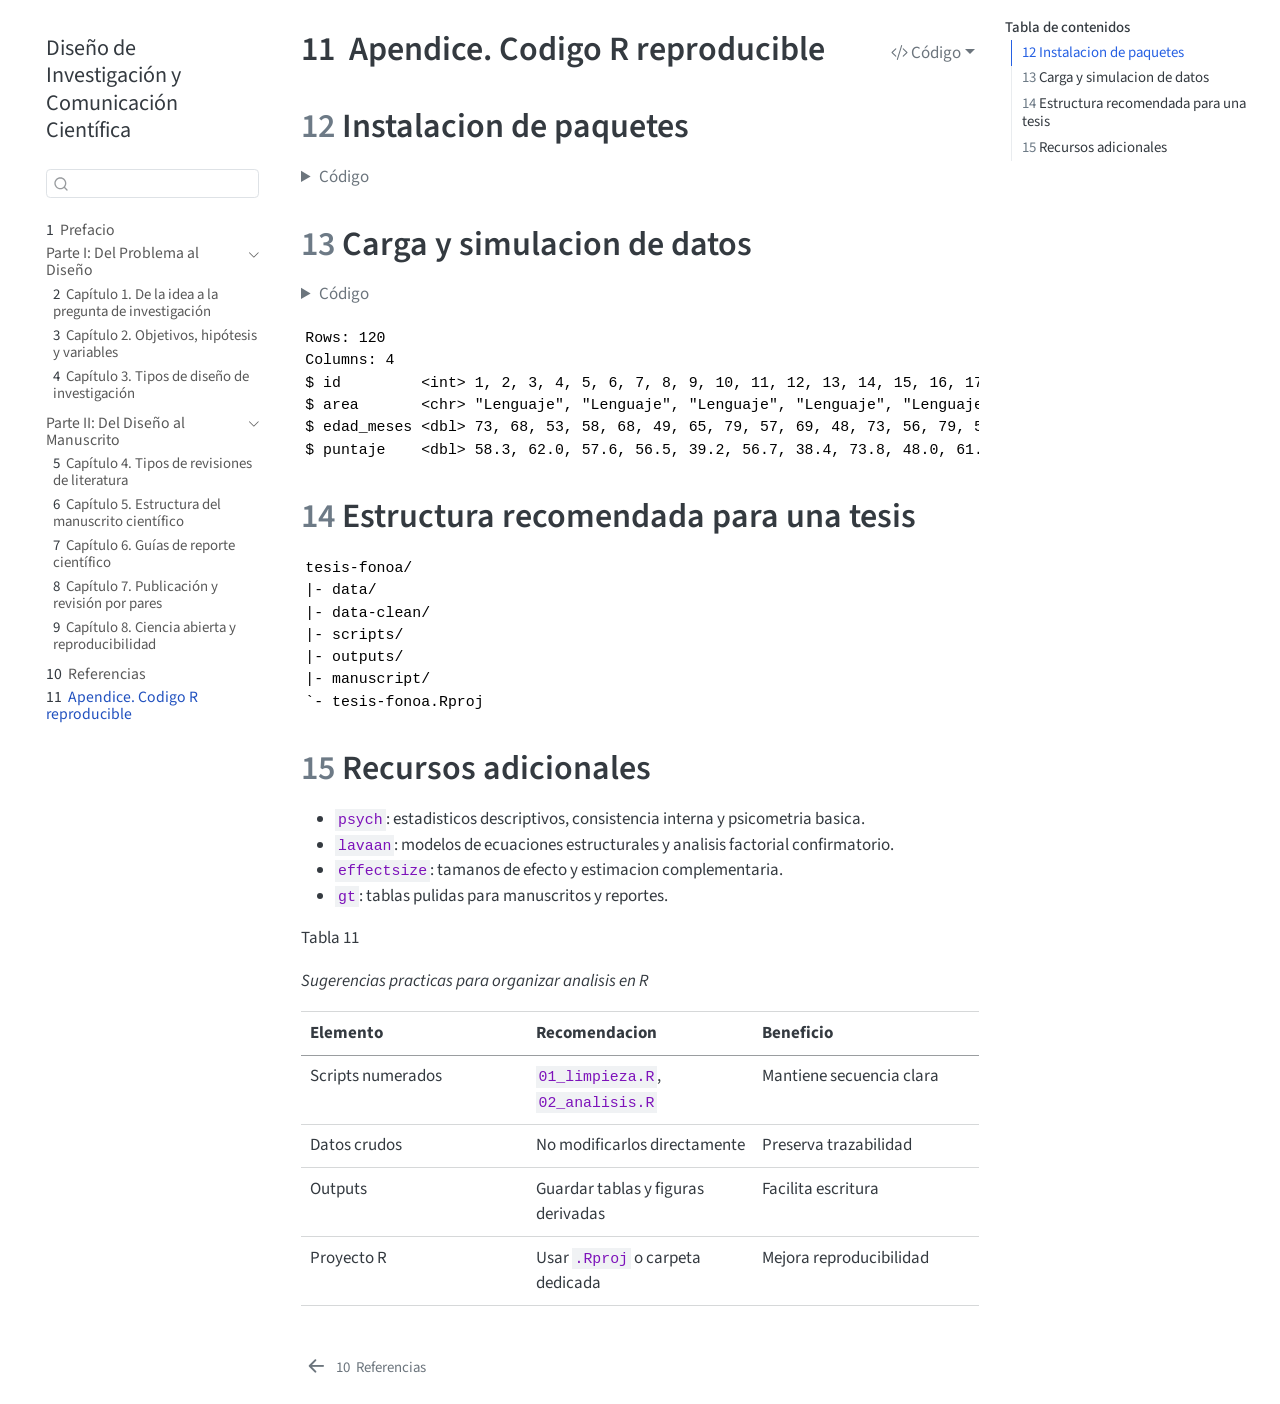
<file: apendice-r.html>
<!DOCTYPE html>
<html xmlns="http://www.w3.org/1999/xhtml" lang="es" xml:lang="es"><head>

<meta charset="utf-8">
<meta name="generator" content="quarto-1.8.26">

<meta name="viewport" content="width=device-width, initial-scale=1.0, user-scalable=yes">


<title>11&nbsp; Apendice. Codigo R reproducible – Diseño de Investigación y Comunicación Científica</title>
<style>
code{white-space: pre-wrap;}
span.smallcaps{font-variant: small-caps;}
div.columns{display: flex; gap: min(4vw, 1.5em);}
div.column{flex: auto; overflow-x: auto;}
div.hanging-indent{margin-left: 1.5em; text-indent: -1.5em;}
ul.task-list{list-style: none;}
ul.task-list li input[type="checkbox"] {
  width: 0.8em;
  margin: 0 0.8em 0.2em -1em; /* quarto-specific, see https://github.com/quarto-dev/quarto-cli/issues/4556 */ 
  vertical-align: middle;
}
/* CSS for syntax highlighting */
html { -webkit-text-size-adjust: 100%; }
pre > code.sourceCode { white-space: pre; position: relative; }
pre > code.sourceCode > span { display: inline-block; line-height: 1.25; }
pre > code.sourceCode > span:empty { height: 1.2em; }
.sourceCode { overflow: visible; }
code.sourceCode > span { color: inherit; text-decoration: inherit; }
div.sourceCode { margin: 1em 0; }
pre.sourceCode { margin: 0; }
@media screen {
div.sourceCode { overflow: auto; }
}
@media print {
pre > code.sourceCode { white-space: pre-wrap; }
pre > code.sourceCode > span { text-indent: -5em; padding-left: 5em; }
}
pre.numberSource code
  { counter-reset: source-line 0; }
pre.numberSource code > span
  { position: relative; left: -4em; counter-increment: source-line; }
pre.numberSource code > span > a:first-child::before
  { content: counter(source-line);
    position: relative; left: -1em; text-align: right; vertical-align: baseline;
    border: none; display: inline-block;
    -webkit-touch-callout: none; -webkit-user-select: none;
    -khtml-user-select: none; -moz-user-select: none;
    -ms-user-select: none; user-select: none;
    padding: 0 4px; width: 4em;
  }
pre.numberSource { margin-left: 3em;  padding-left: 4px; }
div.sourceCode
  {   }
@media screen {
pre > code.sourceCode > span > a:first-child::before { text-decoration: underline; }
}
</style>


<script src="site_libs/quarto-nav/quarto-nav.js"></script>
<script src="site_libs/quarto-nav/headroom.min.js"></script>
<script src="site_libs/clipboard/clipboard.min.js"></script>
<script src="site_libs/quarto-search/autocomplete.umd.js"></script>
<script src="site_libs/quarto-search/fuse.min.js"></script>
<script src="site_libs/quarto-search/quarto-search.js"></script>
<meta name="quarto:offset" content="./">
<link href="./referencias.html" rel="prev">
<script src="site_libs/quarto-html/quarto.js" type="module"></script>
<script src="site_libs/quarto-html/tabsets/tabsets.js" type="module"></script>
<script src="site_libs/quarto-html/axe/axe-check.js" type="module"></script>
<script src="site_libs/quarto-html/popper.min.js"></script>
<script src="site_libs/quarto-html/tippy.umd.min.js"></script>
<script src="site_libs/quarto-html/anchor.min.js"></script>
<link href="site_libs/quarto-html/tippy.css" rel="stylesheet">
<link href="site_libs/quarto-html/quarto-syntax-highlighting-587c61ba64f3a5504c4d52d930310e48.css" rel="stylesheet" id="quarto-text-highlighting-styles">
<script src="site_libs/bootstrap/bootstrap.min.js"></script>
<link href="site_libs/bootstrap/bootstrap-icons.css" rel="stylesheet">
<link href="site_libs/bootstrap/bootstrap-27c261d06b905028a18691de25d09dde.min.css" rel="stylesheet" append-hash="true" id="quarto-bootstrap" data-mode="light">
<script id="quarto-search-options" type="application/json">{
  "location": "sidebar",
  "copy-button": false,
  "collapse-after": 3,
  "panel-placement": "start",
  "type": "textbox",
  "limit": 50,
  "keyboard-shortcut": [
    "f",
    "/",
    "s"
  ],
  "show-item-context": false,
  "language": {
    "search-no-results-text": "No se han encontrado resultados",
    "search-matching-documents-text": "documentos encontrados",
    "search-copy-link-title": "Copiar el enlace en la búsqueda",
    "search-hide-matches-text": "Ocultar resultados adicionales",
    "search-more-match-text": "resultado adicional en este documento",
    "search-more-matches-text": "resultados adicionales en este documento",
    "search-clear-button-title": "Borrar",
    "search-text-placeholder": "",
    "search-detached-cancel-button-title": "Cancelar",
    "search-submit-button-title": "Enviar",
    "search-label": "Buscar"
  }
}</script>


</head>

<body class="nav-sidebar floating quarto-light">

<div id="quarto-search-results"></div>
  <header id="quarto-header" class="headroom fixed-top">
  <nav class="quarto-secondary-nav">
    <div class="container-fluid d-flex">
      <button type="button" class="quarto-btn-toggle btn" data-bs-toggle="collapse" role="button" data-bs-target=".quarto-sidebar-collapse-item" aria-controls="quarto-sidebar" aria-expanded="false" aria-label="Alternar barra lateral" onclick="if (window.quartoToggleHeadroom) { window.quartoToggleHeadroom(); }">
        <i class="bi bi-layout-text-sidebar-reverse"></i>
      </button>
        <nav class="quarto-page-breadcrumbs" aria-label="breadcrumb"><ol class="breadcrumb"><li class="breadcrumb-item"><a href="./apendice-r.html"><span class="chapter-number">11</span>&nbsp; <span class="chapter-title">Apendice. Codigo R reproducible</span></a></li></ol></nav>
        <a class="flex-grow-1" role="navigation" data-bs-toggle="collapse" data-bs-target=".quarto-sidebar-collapse-item" aria-controls="quarto-sidebar" aria-expanded="false" aria-label="Alternar barra lateral" onclick="if (window.quartoToggleHeadroom) { window.quartoToggleHeadroom(); }">      
        </a>
      <button type="button" class="btn quarto-search-button" aria-label="Buscar" onclick="window.quartoOpenSearch();">
        <i class="bi bi-search"></i>
      </button>
    </div>
  </nav>
</header>
<!-- content -->
<div id="quarto-content" class="quarto-container page-columns page-rows-contents page-layout-article">
<!-- sidebar -->
  <nav id="quarto-sidebar" class="sidebar collapse collapse-horizontal quarto-sidebar-collapse-item sidebar-navigation floating overflow-auto">
    <div class="pt-lg-2 mt-2 text-left sidebar-header">
    <div class="sidebar-title mb-0 py-0">
      <a href="./">Diseño de Investigación y Comunicación Científica</a> 
    </div>
      </div>
        <div class="mt-2 flex-shrink-0 align-items-center">
        <div class="sidebar-search">
        <div id="quarto-search" class="" title="Buscar"></div>
        </div>
        </div>
    <div class="sidebar-menu-container"> 
    <ul class="list-unstyled mt-1">
        <li class="sidebar-item">
  <div class="sidebar-item-container"> 
  <a href="./index.html" class="sidebar-item-text sidebar-link">
 <span class="menu-text"><span class="chapter-number">1</span>&nbsp; <span class="chapter-title">Prefacio</span></span></a>
  </div>
</li>
        <li class="sidebar-item sidebar-item-section">
      <div class="sidebar-item-container"> 
            <a class="sidebar-item-text sidebar-link text-start" data-bs-toggle="collapse" data-bs-target="#quarto-sidebar-section-1" role="navigation" aria-expanded="true">
 <span class="menu-text">Parte I: Del Problema al Diseño</span></a>
          <a class="sidebar-item-toggle text-start" data-bs-toggle="collapse" data-bs-target="#quarto-sidebar-section-1" role="navigation" aria-expanded="true" aria-label="Alternar sección">
            <i class="bi bi-chevron-right ms-2"></i>
          </a> 
      </div>
      <ul id="quarto-sidebar-section-1" class="collapse list-unstyled sidebar-section depth1 show">  
          <li class="sidebar-item">
  <div class="sidebar-item-container"> 
  <a href="./01-pregunta.html" class="sidebar-item-text sidebar-link">
 <span class="menu-text"><span class="chapter-number">2</span>&nbsp; <span class="chapter-title">Capítulo 1. De la idea a la pregunta de investigación</span></span></a>
  </div>
</li>
          <li class="sidebar-item">
  <div class="sidebar-item-container"> 
  <a href="./02-objetivos.html" class="sidebar-item-text sidebar-link">
 <span class="menu-text"><span class="chapter-number">3</span>&nbsp; <span class="chapter-title">Capítulo 2. Objetivos, hipótesis y variables</span></span></a>
  </div>
</li>
          <li class="sidebar-item">
  <div class="sidebar-item-container"> 
  <a href="./03-disenos.html" class="sidebar-item-text sidebar-link">
 <span class="menu-text"><span class="chapter-number">4</span>&nbsp; <span class="chapter-title">Capítulo 3. Tipos de diseño de investigación</span></span></a>
  </div>
</li>
      </ul>
  </li>
        <li class="sidebar-item sidebar-item-section">
      <div class="sidebar-item-container"> 
            <a class="sidebar-item-text sidebar-link text-start" data-bs-toggle="collapse" data-bs-target="#quarto-sidebar-section-2" role="navigation" aria-expanded="true">
 <span class="menu-text">Parte II: Del Diseño al Manuscrito</span></a>
          <a class="sidebar-item-toggle text-start" data-bs-toggle="collapse" data-bs-target="#quarto-sidebar-section-2" role="navigation" aria-expanded="true" aria-label="Alternar sección">
            <i class="bi bi-chevron-right ms-2"></i>
          </a> 
      </div>
      <ul id="quarto-sidebar-section-2" class="collapse list-unstyled sidebar-section depth1 show">  
          <li class="sidebar-item">
  <div class="sidebar-item-container"> 
  <a href="./04-revisiones.html" class="sidebar-item-text sidebar-link">
 <span class="menu-text"><span class="chapter-number">5</span>&nbsp; <span class="chapter-title">Capítulo 4. Tipos de revisiones de literatura</span></span></a>
  </div>
</li>
          <li class="sidebar-item">
  <div class="sidebar-item-container"> 
  <a href="./04-manuscrito.html" class="sidebar-item-text sidebar-link">
 <span class="menu-text"><span class="chapter-number">6</span>&nbsp; <span class="chapter-title">Capítulo 5. Estructura del manuscrito científico</span></span></a>
  </div>
</li>
          <li class="sidebar-item">
  <div class="sidebar-item-container"> 
  <a href="./05-reporte.html" class="sidebar-item-text sidebar-link">
 <span class="menu-text"><span class="chapter-number">7</span>&nbsp; <span class="chapter-title">Capítulo 6. Guías de reporte científico</span></span></a>
  </div>
</li>
          <li class="sidebar-item">
  <div class="sidebar-item-container"> 
  <a href="./06-publicacion.html" class="sidebar-item-text sidebar-link">
 <span class="menu-text"><span class="chapter-number">8</span>&nbsp; <span class="chapter-title">Capítulo 7. Publicación y revisión por pares</span></span></a>
  </div>
</li>
          <li class="sidebar-item">
  <div class="sidebar-item-container"> 
  <a href="./07-ciencia-abierta.html" class="sidebar-item-text sidebar-link">
 <span class="menu-text"><span class="chapter-number">9</span>&nbsp; <span class="chapter-title">Capítulo 8. Ciencia abierta y reproducibilidad</span></span></a>
  </div>
</li>
      </ul>
  </li>
        <li class="sidebar-item">
  <div class="sidebar-item-container"> 
  <a href="./referencias.html" class="sidebar-item-text sidebar-link">
 <span class="menu-text"><span class="chapter-number">10</span>&nbsp; <span class="chapter-title">Referencias</span></span></a>
  </div>
</li>
        <li class="sidebar-item">
  <div class="sidebar-item-container"> 
  <a href="./apendice-r.html" class="sidebar-item-text sidebar-link active">
 <span class="menu-text"><span class="chapter-number">11</span>&nbsp; <span class="chapter-title">Apendice. Codigo R reproducible</span></span></a>
  </div>
</li>
    </ul>
    </div>
</nav>
<div id="quarto-sidebar-glass" class="quarto-sidebar-collapse-item" data-bs-toggle="collapse" data-bs-target=".quarto-sidebar-collapse-item"></div>
<!-- margin-sidebar -->
    <div id="quarto-margin-sidebar" class="sidebar margin-sidebar">
        <nav id="TOC" role="doc-toc" class="toc-active">
    <h2 id="toc-title">Tabla de contenidos</h2>
   
  <ul>
  <li><a href="#instalacion-de-paquetes" id="toc-instalacion-de-paquetes" class="nav-link active" data-scroll-target="#instalacion-de-paquetes"><span class="header-section-number">12</span> Instalacion de paquetes</a></li>
  <li><a href="#carga-y-simulacion-de-datos" id="toc-carga-y-simulacion-de-datos" class="nav-link" data-scroll-target="#carga-y-simulacion-de-datos"><span class="header-section-number">13</span> Carga y simulacion de datos</a></li>
  <li><a href="#estructura-recomendada-para-una-tesis" id="toc-estructura-recomendada-para-una-tesis" class="nav-link" data-scroll-target="#estructura-recomendada-para-una-tesis"><span class="header-section-number">14</span> Estructura recomendada para una tesis</a></li>
  <li><a href="#recursos-adicionales" id="toc-recursos-adicionales" class="nav-link" data-scroll-target="#recursos-adicionales"><span class="header-section-number">15</span> Recursos adicionales</a></li>
  </ul>
</nav>
    </div>
<!-- main -->
<main class="content" id="quarto-document-content">

<header id="title-block-header" class="quarto-title-block default">
<div class="quarto-title">
<div class="quarto-title-block"><div><h1 class="title"><span class="chapter-number">11</span>&nbsp; <span class="chapter-title">Apendice. Codigo R reproducible</span></h1><button type="button" class="btn code-tools-button dropdown-toggle" id="quarto-code-tools-menu" data-bs-toggle="dropdown" aria-expanded="false"><i class="bi"></i> Código</button><ul class="dropdown-menu dropdown-menu-end" aria-labelelledby="quarto-code-tools-menu"><li><a id="quarto-show-all-code" class="dropdown-item" href="javascript:void(0)" role="button">Mostrar todo el código</a></li><li><a id="quarto-hide-all-code" class="dropdown-item" href="javascript:void(0)" role="button">Ocultar todo el código</a></li><li><hr class="dropdown-divider"></li><li><a id="quarto-view-source" class="dropdown-item" href="javascript:void(0)" role="button">Ver el código fuente</a></li></ul></div></div>
</div>



<div class="quarto-title-meta">

    
  
    
  </div>
  


</header>


<section id="instalacion-de-paquetes" class="level1" data-number="12">
<h1 data-number="12"><span class="header-section-number">12</span> Instalacion de paquetes</h1>
<div class="cell">
<details class="code-fold">
<summary>Código</summary>
<div class="code-copy-outer-scaffold"><div class="sourceCode cell-code" id="cb1"><pre class="sourceCode r code-with-copy"><code class="sourceCode r"><span id="cb1-1"><a href="#cb1-1" aria-hidden="true" tabindex="-1"></a>paquetes <span class="ot">&lt;-</span> <span class="fu">c</span>(</span>
<span id="cb1-2"><a href="#cb1-2" aria-hidden="true" tabindex="-1"></a>  <span class="st">"tidyverse"</span>, <span class="st">"broom"</span>, <span class="st">"gt"</span>, <span class="st">"lme4"</span>,</span>
<span id="cb1-3"><a href="#cb1-3" aria-hidden="true" tabindex="-1"></a>  <span class="st">"lavaan"</span>, <span class="st">"psych"</span>, <span class="st">"effectsize"</span>, <span class="st">"ggplot2"</span></span>
<span id="cb1-4"><a href="#cb1-4" aria-hidden="true" tabindex="-1"></a>)</span>
<span id="cb1-5"><a href="#cb1-5" aria-hidden="true" tabindex="-1"></a></span>
<span id="cb1-6"><a href="#cb1-6" aria-hidden="true" tabindex="-1"></a><span class="fu">install.packages</span>(paquetes)</span></code></pre></div><button title="Copiar al portapapeles" class="code-copy-button"><i class="bi"></i></button></div>
</details>
</div>
</section>
<section id="carga-y-simulacion-de-datos" class="level1" data-number="13">
<h1 data-number="13"><span class="header-section-number">13</span> Carga y simulacion de datos</h1>
<div class="cell">
<details class="code-fold">
<summary>Código</summary>
<div class="code-copy-outer-scaffold"><div class="sourceCode cell-code" id="cb2"><pre class="sourceCode r code-with-copy"><code class="sourceCode r"><span id="cb2-1"><a href="#cb2-1" aria-hidden="true" tabindex="-1"></a><span class="fu">library</span>(tidyverse)</span>
<span id="cb2-2"><a href="#cb2-2" aria-hidden="true" tabindex="-1"></a></span>
<span id="cb2-3"><a href="#cb2-3" aria-hidden="true" tabindex="-1"></a><span class="fu">set.seed</span>(<span class="dv">2026</span>)</span>
<span id="cb2-4"><a href="#cb2-4" aria-hidden="true" tabindex="-1"></a>datos_tesis <span class="ot">&lt;-</span> <span class="fu">tibble</span>(</span>
<span id="cb2-5"><a href="#cb2-5" aria-hidden="true" tabindex="-1"></a>  <span class="at">id =</span> <span class="dv">1</span><span class="sc">:</span><span class="dv">120</span>,</span>
<span id="cb2-6"><a href="#cb2-6" aria-hidden="true" tabindex="-1"></a>  <span class="at">area =</span> <span class="fu">rep</span>(<span class="fu">c</span>(<span class="st">"Lenguaje"</span>, <span class="st">"Audiologia"</span>), <span class="at">each =</span> <span class="dv">60</span>),</span>
<span id="cb2-7"><a href="#cb2-7" aria-hidden="true" tabindex="-1"></a>  <span class="at">edad_meses =</span> <span class="fu">round</span>(<span class="fu">runif</span>(<span class="dv">120</span>, <span class="dv">48</span>, <span class="dv">84</span>)),</span>
<span id="cb2-8"><a href="#cb2-8" aria-hidden="true" tabindex="-1"></a>  <span class="at">puntaje =</span> <span class="fu">round</span>(<span class="fu">rnorm</span>(<span class="dv">120</span>, <span class="dv">60</span>, <span class="dv">12</span>), <span class="dv">1</span>)</span>
<span id="cb2-9"><a href="#cb2-9" aria-hidden="true" tabindex="-1"></a>)</span>
<span id="cb2-10"><a href="#cb2-10" aria-hidden="true" tabindex="-1"></a></span>
<span id="cb2-11"><a href="#cb2-11" aria-hidden="true" tabindex="-1"></a><span class="fu">glimpse</span>(datos_tesis)</span></code></pre></div><button title="Copiar al portapapeles" class="code-copy-button"><i class="bi"></i></button></div>
</details>
<div class="cell-output cell-output-stdout">
<pre><code>Rows: 120
Columns: 4
$ id         &lt;int&gt; 1, 2, 3, 4, 5, 6, 7, 8, 9, 10, 11, 12, 13, 14, 15, 16, 17, …
$ area       &lt;chr&gt; "Lenguaje", "Lenguaje", "Lenguaje", "Lenguaje", "Lenguaje",…
$ edad_meses &lt;dbl&gt; 73, 68, 53, 58, 68, 49, 65, 79, 57, 69, 48, 73, 56, 79, 54,…
$ puntaje    &lt;dbl&gt; 58.3, 62.0, 57.6, 56.5, 39.2, 56.7, 38.4, 73.8, 48.0, 61.8,…</code></pre>
</div>
</div>
</section>
<section id="estructura-recomendada-para-una-tesis" class="level1" data-number="14">
<h1 data-number="14"><span class="header-section-number">14</span> Estructura recomendada para una tesis</h1>
<pre class="text"><code>tesis-fonoa/
|- data/
|- data-clean/
|- scripts/
|- outputs/
|- manuscript/
`- tesis-fonoa.Rproj</code></pre>
</section>
<section id="recursos-adicionales" class="level1" data-number="15">
<h1 data-number="15"><span class="header-section-number">15</span> Recursos adicionales</h1>
<ul>
<li><code>psych</code>: estadisticos descriptivos, consistencia interna y psicometria basica.</li>
<li><code>lavaan</code>: modelos de ecuaciones estructurales y analisis factorial confirmatorio.</li>
<li><code>effectsize</code>: tamanos de efecto y estimacion complementaria.</li>
<li><code>gt</code>: tablas pulidas para manuscritos y reportes.</li>
</ul>
<p>Tabla 11</p>
<p><em>Sugerencias practicas para organizar analisis en R</em></p>
<table class="caption-top table">
<colgroup>
<col style="width: 33%">
<col style="width: 33%">
<col style="width: 33%">
</colgroup>
<thead>
<tr class="header">
<th>Elemento</th>
<th>Recomendacion</th>
<th>Beneficio</th>
</tr>
</thead>
<tbody>
<tr class="odd">
<td>Scripts numerados</td>
<td><code>01_limpieza.R</code>, <code>02_analisis.R</code></td>
<td>Mantiene secuencia clara</td>
</tr>
<tr class="even">
<td>Datos crudos</td>
<td>No modificarlos directamente</td>
<td>Preserva trazabilidad</td>
</tr>
<tr class="odd">
<td>Outputs</td>
<td>Guardar tablas y figuras derivadas</td>
<td>Facilita escritura</td>
</tr>
<tr class="even">
<td>Proyecto R</td>
<td>Usar <code>.Rproj</code> o carpeta dedicada</td>
<td>Mejora reproducibilidad</td>
</tr>
</tbody>
</table>


<!-- -->

</section>

</main> <!-- /main -->
<script id="quarto-html-after-body" type="application/javascript">
  window.document.addEventListener("DOMContentLoaded", function (event) {
    const icon = "";
    const anchorJS = new window.AnchorJS();
    anchorJS.options = {
      placement: 'right',
      icon: icon
    };
    anchorJS.add('.anchored');
    const isCodeAnnotation = (el) => {
      for (const clz of el.classList) {
        if (clz.startsWith('code-annotation-')) {                     
          return true;
        }
      }
      return false;
    }
    const onCopySuccess = function(e) {
      // button target
      const button = e.trigger;
      // don't keep focus
      button.blur();
      // flash "checked"
      button.classList.add('code-copy-button-checked');
      var currentTitle = button.getAttribute("title");
      button.setAttribute("title", "Copiado");
      let tooltip;
      if (window.bootstrap) {
        button.setAttribute("data-bs-toggle", "tooltip");
        button.setAttribute("data-bs-placement", "left");
        button.setAttribute("data-bs-title", "Copiado");
        tooltip = new bootstrap.Tooltip(button, 
          { trigger: "manual", 
            customClass: "code-copy-button-tooltip",
            offset: [0, -8]});
        tooltip.show();    
      }
      setTimeout(function() {
        if (tooltip) {
          tooltip.hide();
          button.removeAttribute("data-bs-title");
          button.removeAttribute("data-bs-toggle");
          button.removeAttribute("data-bs-placement");
        }
        button.setAttribute("title", currentTitle);
        button.classList.remove('code-copy-button-checked');
      }, 1000);
      // clear code selection
      e.clearSelection();
    }
    const getTextToCopy = function(trigger) {
      const outerScaffold = trigger.parentElement.cloneNode(true);
      const codeEl = outerScaffold.querySelector('code');
      for (const childEl of codeEl.children) {
        if (isCodeAnnotation(childEl)) {
          childEl.remove();
        }
      }
      return codeEl.innerText;
    }
    const clipboard = new window.ClipboardJS('.code-copy-button:not([data-in-quarto-modal])', {
      text: getTextToCopy
    });
    clipboard.on('success', onCopySuccess);
    if (window.document.getElementById('quarto-embedded-source-code-modal')) {
      const clipboardModal = new window.ClipboardJS('.code-copy-button[data-in-quarto-modal]', {
        text: getTextToCopy,
        container: window.document.getElementById('quarto-embedded-source-code-modal')
      });
      clipboardModal.on('success', onCopySuccess);
    }
    const viewSource = window.document.getElementById('quarto-view-source') ||
                       window.document.getElementById('quarto-code-tools-source');
    if (viewSource) {
      const sourceUrl = viewSource.getAttribute("data-quarto-source-url");
      viewSource.addEventListener("click", function(e) {
        if (sourceUrl) {
          // rstudio viewer pane
          if (/\bcapabilities=\b/.test(window.location)) {
            window.open(sourceUrl);
          } else {
            window.location.href = sourceUrl;
          }
        } else {
          const modal = new bootstrap.Modal(document.getElementById('quarto-embedded-source-code-modal'));
          modal.show();
        }
        return false;
      });
    }
    function toggleCodeHandler(show) {
      return function(e) {
        const detailsSrc = window.document.querySelectorAll(".cell > details > .sourceCode");
        for (let i=0; i<detailsSrc.length; i++) {
          const details = detailsSrc[i].parentElement;
          if (show) {
            details.open = true;
          } else {
            details.removeAttribute("open");
          }
        }
        const cellCodeDivs = window.document.querySelectorAll(".cell > .sourceCode");
        const fromCls = show ? "hidden" : "unhidden";
        const toCls = show ? "unhidden" : "hidden";
        for (let i=0; i<cellCodeDivs.length; i++) {
          const codeDiv = cellCodeDivs[i];
          if (codeDiv.classList.contains(fromCls)) {
            codeDiv.classList.remove(fromCls);
            codeDiv.classList.add(toCls);
          } 
        }
        return false;
      }
    }
    const hideAllCode = window.document.getElementById("quarto-hide-all-code");
    if (hideAllCode) {
      hideAllCode.addEventListener("click", toggleCodeHandler(false));
    }
    const showAllCode = window.document.getElementById("quarto-show-all-code");
    if (showAllCode) {
      showAllCode.addEventListener("click", toggleCodeHandler(true));
    }
      var localhostRegex = new RegExp(/^(?:http|https):\/\/localhost\:?[0-9]*\//);
      var mailtoRegex = new RegExp(/^mailto:/);
        var filterRegex = new RegExp('/' + window.location.host + '/');
      var isInternal = (href) => {
          return filterRegex.test(href) || localhostRegex.test(href) || mailtoRegex.test(href);
      }
      // Inspect non-navigation links and adorn them if external
     var links = window.document.querySelectorAll('a[href]:not(.nav-link):not(.navbar-brand):not(.toc-action):not(.sidebar-link):not(.sidebar-item-toggle):not(.pagination-link):not(.no-external):not([aria-hidden]):not(.dropdown-item):not(.quarto-navigation-tool):not(.about-link)');
      for (var i=0; i<links.length; i++) {
        const link = links[i];
        if (!isInternal(link.href)) {
          // undo the damage that might have been done by quarto-nav.js in the case of
          // links that we want to consider external
          if (link.dataset.originalHref !== undefined) {
            link.href = link.dataset.originalHref;
          }
        }
      }
    function tippyHover(el, contentFn, onTriggerFn, onUntriggerFn) {
      const config = {
        allowHTML: true,
        maxWidth: 500,
        delay: 100,
        arrow: false,
        appendTo: function(el) {
            return el.parentElement;
        },
        interactive: true,
        interactiveBorder: 10,
        theme: 'quarto',
        placement: 'bottom-start',
      };
      if (contentFn) {
        config.content = contentFn;
      }
      if (onTriggerFn) {
        config.onTrigger = onTriggerFn;
      }
      if (onUntriggerFn) {
        config.onUntrigger = onUntriggerFn;
      }
      window.tippy(el, config); 
    }
    const noterefs = window.document.querySelectorAll('a[role="doc-noteref"]');
    for (var i=0; i<noterefs.length; i++) {
      const ref = noterefs[i];
      tippyHover(ref, function() {
        // use id or data attribute instead here
        let href = ref.getAttribute('data-footnote-href') || ref.getAttribute('href');
        try { href = new URL(href).hash; } catch {}
        const id = href.replace(/^#\/?/, "");
        const note = window.document.getElementById(id);
        if (note) {
          return note.innerHTML;
        } else {
          return "";
        }
      });
    }
    const xrefs = window.document.querySelectorAll('a.quarto-xref');
    const processXRef = (id, note) => {
      // Strip column container classes
      const stripColumnClz = (el) => {
        el.classList.remove("page-full", "page-columns");
        if (el.children) {
          for (const child of el.children) {
            stripColumnClz(child);
          }
        }
      }
      stripColumnClz(note)
      if (id === null || id.startsWith('sec-')) {
        // Special case sections, only their first couple elements
        const container = document.createElement("div");
        if (note.children && note.children.length > 2) {
          container.appendChild(note.children[0].cloneNode(true));
          for (let i = 1; i < note.children.length; i++) {
            const child = note.children[i];
            if (child.tagName === "P" && child.innerText === "") {
              continue;
            } else {
              container.appendChild(child.cloneNode(true));
              break;
            }
          }
          if (window.Quarto?.typesetMath) {
            window.Quarto.typesetMath(container);
          }
          return container.innerHTML
        } else {
          if (window.Quarto?.typesetMath) {
            window.Quarto.typesetMath(note);
          }
          return note.innerHTML;
        }
      } else {
        // Remove any anchor links if they are present
        const anchorLink = note.querySelector('a.anchorjs-link');
        if (anchorLink) {
          anchorLink.remove();
        }
        if (window.Quarto?.typesetMath) {
          window.Quarto.typesetMath(note);
        }
        if (note.classList.contains("callout")) {
          return note.outerHTML;
        } else {
          return note.innerHTML;
        }
      }
    }
    for (var i=0; i<xrefs.length; i++) {
      const xref = xrefs[i];
      tippyHover(xref, undefined, function(instance) {
        instance.disable();
        let url = xref.getAttribute('href');
        let hash = undefined; 
        if (url.startsWith('#')) {
          hash = url;
        } else {
          try { hash = new URL(url).hash; } catch {}
        }
        if (hash) {
          const id = hash.replace(/^#\/?/, "");
          const note = window.document.getElementById(id);
          if (note !== null) {
            try {
              const html = processXRef(id, note.cloneNode(true));
              instance.setContent(html);
            } finally {
              instance.enable();
              instance.show();
            }
          } else {
            // See if we can fetch this
            fetch(url.split('#')[0])
            .then(res => res.text())
            .then(html => {
              const parser = new DOMParser();
              const htmlDoc = parser.parseFromString(html, "text/html");
              const note = htmlDoc.getElementById(id);
              if (note !== null) {
                const html = processXRef(id, note);
                instance.setContent(html);
              } 
            }).finally(() => {
              instance.enable();
              instance.show();
            });
          }
        } else {
          // See if we can fetch a full url (with no hash to target)
          // This is a special case and we should probably do some content thinning / targeting
          fetch(url)
          .then(res => res.text())
          .then(html => {
            const parser = new DOMParser();
            const htmlDoc = parser.parseFromString(html, "text/html");
            const note = htmlDoc.querySelector('main.content');
            if (note !== null) {
              // This should only happen for chapter cross references
              // (since there is no id in the URL)
              // remove the first header
              if (note.children.length > 0 && note.children[0].tagName === "HEADER") {
                note.children[0].remove();
              }
              const html = processXRef(null, note);
              instance.setContent(html);
            } 
          }).finally(() => {
            instance.enable();
            instance.show();
          });
        }
      }, function(instance) {
      });
    }
        let selectedAnnoteEl;
        const selectorForAnnotation = ( cell, annotation) => {
          let cellAttr = 'data-code-cell="' + cell + '"';
          let lineAttr = 'data-code-annotation="' +  annotation + '"';
          const selector = 'span[' + cellAttr + '][' + lineAttr + ']';
          return selector;
        }
        const selectCodeLines = (annoteEl) => {
          const doc = window.document;
          const targetCell = annoteEl.getAttribute("data-target-cell");
          const targetAnnotation = annoteEl.getAttribute("data-target-annotation");
          const annoteSpan = window.document.querySelector(selectorForAnnotation(targetCell, targetAnnotation));
          const lines = annoteSpan.getAttribute("data-code-lines").split(",");
          const lineIds = lines.map((line) => {
            return targetCell + "-" + line;
          })
          let top = null;
          let height = null;
          let parent = null;
          if (lineIds.length > 0) {
              //compute the position of the single el (top and bottom and make a div)
              const el = window.document.getElementById(lineIds[0]);
              top = el.offsetTop;
              height = el.offsetHeight;
              parent = el.parentElement.parentElement;
            if (lineIds.length > 1) {
              const lastEl = window.document.getElementById(lineIds[lineIds.length - 1]);
              const bottom = lastEl.offsetTop + lastEl.offsetHeight;
              height = bottom - top;
            }
            if (top !== null && height !== null && parent !== null) {
              // cook up a div (if necessary) and position it 
              let div = window.document.getElementById("code-annotation-line-highlight");
              if (div === null) {
                div = window.document.createElement("div");
                div.setAttribute("id", "code-annotation-line-highlight");
                div.style.position = 'absolute';
                parent.appendChild(div);
              }
              div.style.top = top - 2 + "px";
              div.style.height = height + 4 + "px";
              div.style.left = 0;
              let gutterDiv = window.document.getElementById("code-annotation-line-highlight-gutter");
              if (gutterDiv === null) {
                gutterDiv = window.document.createElement("div");
                gutterDiv.setAttribute("id", "code-annotation-line-highlight-gutter");
                gutterDiv.style.position = 'absolute';
                const codeCell = window.document.getElementById(targetCell);
                const gutter = codeCell.querySelector('.code-annotation-gutter');
                gutter.appendChild(gutterDiv);
              }
              gutterDiv.style.top = top - 2 + "px";
              gutterDiv.style.height = height + 4 + "px";
            }
            selectedAnnoteEl = annoteEl;
          }
        };
        const unselectCodeLines = () => {
          const elementsIds = ["code-annotation-line-highlight", "code-annotation-line-highlight-gutter"];
          elementsIds.forEach((elId) => {
            const div = window.document.getElementById(elId);
            if (div) {
              div.remove();
            }
          });
          selectedAnnoteEl = undefined;
        };
          // Handle positioning of the toggle
      window.addEventListener(
        "resize",
        throttle(() => {
          elRect = undefined;
          if (selectedAnnoteEl) {
            selectCodeLines(selectedAnnoteEl);
          }
        }, 10)
      );
      function throttle(fn, ms) {
      let throttle = false;
      let timer;
        return (...args) => {
          if(!throttle) { // first call gets through
              fn.apply(this, args);
              throttle = true;
          } else { // all the others get throttled
              if(timer) clearTimeout(timer); // cancel #2
              timer = setTimeout(() => {
                fn.apply(this, args);
                timer = throttle = false;
              }, ms);
          }
        };
      }
        // Attach click handler to the DT
        const annoteDls = window.document.querySelectorAll('dt[data-target-cell]');
        for (const annoteDlNode of annoteDls) {
          annoteDlNode.addEventListener('click', (event) => {
            const clickedEl = event.target;
            if (clickedEl !== selectedAnnoteEl) {
              unselectCodeLines();
              const activeEl = window.document.querySelector('dt[data-target-cell].code-annotation-active');
              if (activeEl) {
                activeEl.classList.remove('code-annotation-active');
              }
              selectCodeLines(clickedEl);
              clickedEl.classList.add('code-annotation-active');
            } else {
              // Unselect the line
              unselectCodeLines();
              clickedEl.classList.remove('code-annotation-active');
            }
          });
        }
    const findCites = (el) => {
      const parentEl = el.parentElement;
      if (parentEl) {
        const cites = parentEl.dataset.cites;
        if (cites) {
          return {
            el,
            cites: cites.split(' ')
          };
        } else {
          return findCites(el.parentElement)
        }
      } else {
        return undefined;
      }
    };
    var bibliorefs = window.document.querySelectorAll('a[role="doc-biblioref"]');
    for (var i=0; i<bibliorefs.length; i++) {
      const ref = bibliorefs[i];
      const citeInfo = findCites(ref);
      if (citeInfo) {
        tippyHover(citeInfo.el, function() {
          var popup = window.document.createElement('div');
          citeInfo.cites.forEach(function(cite) {
            var citeDiv = window.document.createElement('div');
            citeDiv.classList.add('hanging-indent');
            citeDiv.classList.add('csl-entry');
            var biblioDiv = window.document.getElementById('ref-' + cite);
            if (biblioDiv) {
              citeDiv.innerHTML = biblioDiv.innerHTML;
            }
            popup.appendChild(citeDiv);
          });
          return popup.innerHTML;
        });
      }
    }
  });
  </script>
<nav class="page-navigation">
  <div class="nav-page nav-page-previous">
      <a href="./referencias.html" class="pagination-link" aria-label="Referencias">
        <i class="bi bi-arrow-left-short"></i> <span class="nav-page-text"><span class="chapter-number">10</span>&nbsp; <span class="chapter-title">Referencias</span></span>
      </a>          
  </div>
  <div class="nav-page nav-page-next">
  </div>
</nav><div class="modal fade" id="quarto-embedded-source-code-modal" tabindex="-1" aria-labelledby="quarto-embedded-source-code-modal-label" aria-hidden="true"><div class="modal-dialog modal-dialog-scrollable"><div class="modal-content"><div class="modal-header"><h5 class="modal-title" id="quarto-embedded-source-code-modal-label">Ejecutar el código</h5><button class="btn-close" data-bs-dismiss="modal"></button></div><div class="modal-body"><div class="">
<div class="code-copy-outer-scaffold"><div class="sourceCode" id="cb5" data-shortcodes="false"><pre class="sourceCode markdown code-with-copy"><code class="sourceCode markdown"><span id="cb5-1"><a href="#cb5-1" aria-hidden="true" tabindex="-1"></a><span class="co">---</span></span>
<span id="cb5-2"><a href="#cb5-2" aria-hidden="true" tabindex="-1"></a><span class="an">title:</span><span class="co"> "Apendice. Codigo R reproducible"</span></span>
<span id="cb5-3"><a href="#cb5-3" aria-hidden="true" tabindex="-1"></a><span class="co">---</span></span>
<span id="cb5-4"><a href="#cb5-4" aria-hidden="true" tabindex="-1"></a></span>
<span id="cb5-5"><a href="#cb5-5" aria-hidden="true" tabindex="-1"></a><span class="fu"># Instalacion de paquetes</span></span>
<span id="cb5-6"><a href="#cb5-6" aria-hidden="true" tabindex="-1"></a></span>
<span id="cb5-7"><a href="#cb5-7" aria-hidden="true" tabindex="-1"></a><span class="in">```{r eval=FALSE}</span></span>
<span id="cb5-8"><a href="#cb5-8" aria-hidden="true" tabindex="-1"></a>paquetes <span class="ot">&lt;-</span> <span class="fu">c</span>(</span>
<span id="cb5-9"><a href="#cb5-9" aria-hidden="true" tabindex="-1"></a>  <span class="st">"tidyverse"</span>, <span class="st">"broom"</span>, <span class="st">"gt"</span>, <span class="st">"lme4"</span>,</span>
<span id="cb5-10"><a href="#cb5-10" aria-hidden="true" tabindex="-1"></a>  <span class="st">"lavaan"</span>, <span class="st">"psych"</span>, <span class="st">"effectsize"</span>, <span class="st">"ggplot2"</span></span>
<span id="cb5-11"><a href="#cb5-11" aria-hidden="true" tabindex="-1"></a>)</span>
<span id="cb5-12"><a href="#cb5-12" aria-hidden="true" tabindex="-1"></a></span>
<span id="cb5-13"><a href="#cb5-13" aria-hidden="true" tabindex="-1"></a><span class="fu">install.packages</span>(paquetes)</span>
<span id="cb5-14"><a href="#cb5-14" aria-hidden="true" tabindex="-1"></a><span class="in">```</span></span>
<span id="cb5-15"><a href="#cb5-15" aria-hidden="true" tabindex="-1"></a></span>
<span id="cb5-16"><a href="#cb5-16" aria-hidden="true" tabindex="-1"></a><span class="fu"># Carga y simulacion de datos</span></span>
<span id="cb5-17"><a href="#cb5-17" aria-hidden="true" tabindex="-1"></a></span>
<span id="cb5-20"><a href="#cb5-20" aria-hidden="true" tabindex="-1"></a><span class="in">```{r}</span></span>
<span id="cb5-21"><a href="#cb5-21" aria-hidden="true" tabindex="-1"></a><span class="fu">library</span>(tidyverse)</span>
<span id="cb5-22"><a href="#cb5-22" aria-hidden="true" tabindex="-1"></a></span>
<span id="cb5-23"><a href="#cb5-23" aria-hidden="true" tabindex="-1"></a><span class="fu">set.seed</span>(<span class="dv">2026</span>)</span>
<span id="cb5-24"><a href="#cb5-24" aria-hidden="true" tabindex="-1"></a>datos_tesis <span class="ot">&lt;-</span> <span class="fu">tibble</span>(</span>
<span id="cb5-25"><a href="#cb5-25" aria-hidden="true" tabindex="-1"></a>  <span class="at">id =</span> <span class="dv">1</span><span class="sc">:</span><span class="dv">120</span>,</span>
<span id="cb5-26"><a href="#cb5-26" aria-hidden="true" tabindex="-1"></a>  <span class="at">area =</span> <span class="fu">rep</span>(<span class="fu">c</span>(<span class="st">"Lenguaje"</span>, <span class="st">"Audiologia"</span>), <span class="at">each =</span> <span class="dv">60</span>),</span>
<span id="cb5-27"><a href="#cb5-27" aria-hidden="true" tabindex="-1"></a>  <span class="at">edad_meses =</span> <span class="fu">round</span>(<span class="fu">runif</span>(<span class="dv">120</span>, <span class="dv">48</span>, <span class="dv">84</span>)),</span>
<span id="cb5-28"><a href="#cb5-28" aria-hidden="true" tabindex="-1"></a>  <span class="at">puntaje =</span> <span class="fu">round</span>(<span class="fu">rnorm</span>(<span class="dv">120</span>, <span class="dv">60</span>, <span class="dv">12</span>), <span class="dv">1</span>)</span>
<span id="cb5-29"><a href="#cb5-29" aria-hidden="true" tabindex="-1"></a>)</span>
<span id="cb5-30"><a href="#cb5-30" aria-hidden="true" tabindex="-1"></a></span>
<span id="cb5-31"><a href="#cb5-31" aria-hidden="true" tabindex="-1"></a><span class="fu">glimpse</span>(datos_tesis)</span>
<span id="cb5-32"><a href="#cb5-32" aria-hidden="true" tabindex="-1"></a><span class="in">```</span></span>
<span id="cb5-33"><a href="#cb5-33" aria-hidden="true" tabindex="-1"></a></span>
<span id="cb5-34"><a href="#cb5-34" aria-hidden="true" tabindex="-1"></a><span class="fu"># Estructura recomendada para una tesis</span></span>
<span id="cb5-35"><a href="#cb5-35" aria-hidden="true" tabindex="-1"></a></span>
<span id="cb5-36"><a href="#cb5-36" aria-hidden="true" tabindex="-1"></a><span class="in">```text</span></span>
<span id="cb5-37"><a href="#cb5-37" aria-hidden="true" tabindex="-1"></a><span class="in">tesis-fonoa/</span></span>
<span id="cb5-38"><a href="#cb5-38" aria-hidden="true" tabindex="-1"></a><span class="in">|- data/</span></span>
<span id="cb5-39"><a href="#cb5-39" aria-hidden="true" tabindex="-1"></a><span class="in">|- data-clean/</span></span>
<span id="cb5-40"><a href="#cb5-40" aria-hidden="true" tabindex="-1"></a><span class="in">|- scripts/</span></span>
<span id="cb5-41"><a href="#cb5-41" aria-hidden="true" tabindex="-1"></a><span class="in">|- outputs/</span></span>
<span id="cb5-42"><a href="#cb5-42" aria-hidden="true" tabindex="-1"></a><span class="in">|- manuscript/</span></span>
<span id="cb5-43"><a href="#cb5-43" aria-hidden="true" tabindex="-1"></a><span class="in">`- tesis-fonoa.Rproj</span></span>
<span id="cb5-44"><a href="#cb5-44" aria-hidden="true" tabindex="-1"></a><span class="in">```</span></span>
<span id="cb5-45"><a href="#cb5-45" aria-hidden="true" tabindex="-1"></a></span>
<span id="cb5-46"><a href="#cb5-46" aria-hidden="true" tabindex="-1"></a><span class="fu"># Recursos adicionales</span></span>
<span id="cb5-47"><a href="#cb5-47" aria-hidden="true" tabindex="-1"></a></span>
<span id="cb5-48"><a href="#cb5-48" aria-hidden="true" tabindex="-1"></a><span class="ss">- </span><span class="in">`psych`</span>: estadisticos descriptivos, consistencia interna y psicometria basica.</span>
<span id="cb5-49"><a href="#cb5-49" aria-hidden="true" tabindex="-1"></a><span class="ss">- </span><span class="in">`lavaan`</span>: modelos de ecuaciones estructurales y analisis factorial confirmatorio.</span>
<span id="cb5-50"><a href="#cb5-50" aria-hidden="true" tabindex="-1"></a><span class="ss">- </span><span class="in">`effectsize`</span>: tamanos de efecto y estimacion complementaria.</span>
<span id="cb5-51"><a href="#cb5-51" aria-hidden="true" tabindex="-1"></a><span class="ss">- </span><span class="in">`gt`</span>: tablas pulidas para manuscritos y reportes.</span>
<span id="cb5-52"><a href="#cb5-52" aria-hidden="true" tabindex="-1"></a></span>
<span id="cb5-53"><a href="#cb5-53" aria-hidden="true" tabindex="-1"></a>Tabla 11</span>
<span id="cb5-54"><a href="#cb5-54" aria-hidden="true" tabindex="-1"></a></span>
<span id="cb5-55"><a href="#cb5-55" aria-hidden="true" tabindex="-1"></a>*Sugerencias practicas para organizar analisis en R*</span>
<span id="cb5-56"><a href="#cb5-56" aria-hidden="true" tabindex="-1"></a></span>
<span id="cb5-57"><a href="#cb5-57" aria-hidden="true" tabindex="-1"></a><span class="pp">|</span> Elemento <span class="pp">|</span> Recomendacion <span class="pp">|</span> Beneficio <span class="pp">|</span></span>
<span id="cb5-58"><a href="#cb5-58" aria-hidden="true" tabindex="-1"></a><span class="pp">|---|---|---|</span></span>
<span id="cb5-59"><a href="#cb5-59" aria-hidden="true" tabindex="-1"></a><span class="pp">|</span> Scripts numerados <span class="pp">|</span> <span class="in">`01_limpieza.R`</span>, <span class="in">`02_analisis.R`</span> <span class="pp">|</span> Mantiene secuencia clara <span class="pp">|</span></span>
<span id="cb5-60"><a href="#cb5-60" aria-hidden="true" tabindex="-1"></a><span class="pp">|</span> Datos crudos <span class="pp">|</span> No modificarlos directamente <span class="pp">|</span> Preserva trazabilidad <span class="pp">|</span></span>
<span id="cb5-61"><a href="#cb5-61" aria-hidden="true" tabindex="-1"></a><span class="pp">|</span> Outputs <span class="pp">|</span> Guardar tablas y figuras derivadas <span class="pp">|</span> Facilita escritura <span class="pp">|</span></span>
<span id="cb5-62"><a href="#cb5-62" aria-hidden="true" tabindex="-1"></a><span class="pp">|</span> Proyecto R <span class="pp">|</span> Usar <span class="in">`.Rproj`</span> o carpeta dedicada <span class="pp">|</span> Mejora reproducibilidad <span class="pp">|</span></span>
</code></pre></div><button title="Copiar al portapapeles" class="code-copy-button" data-in-quarto-modal=""><i class="bi"></i></button></div>
</div></div></div></div></div>
</div> <!-- /content -->




</body></html>
</file>
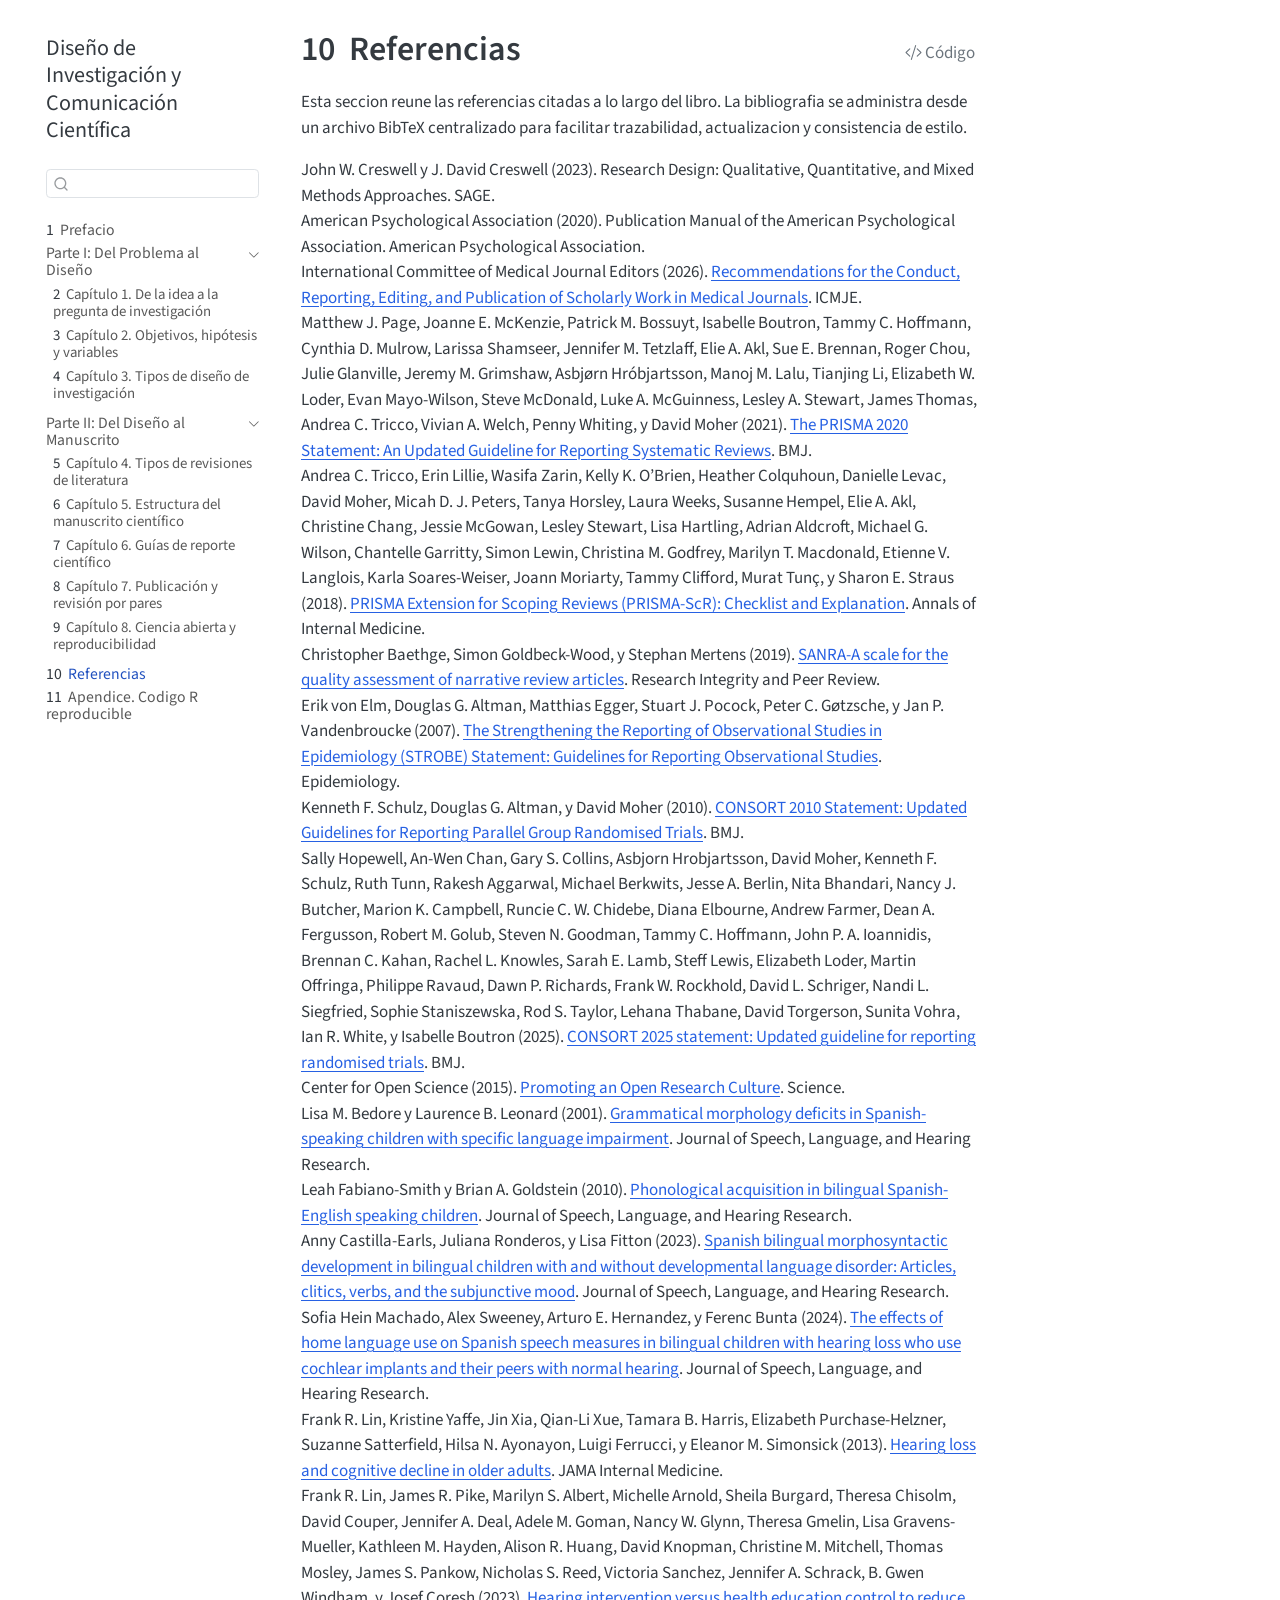
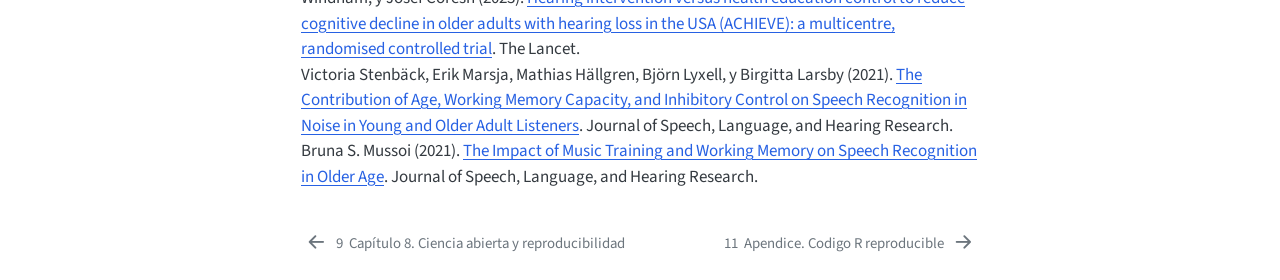
<file: referencias.html>
<!DOCTYPE html>
<html xmlns="http://www.w3.org/1999/xhtml" lang="es" xml:lang="es"><head>

<meta charset="utf-8">
<meta name="generator" content="quarto-1.8.26">

<meta name="viewport" content="width=device-width, initial-scale=1.0, user-scalable=yes">


<title>10&nbsp; Referencias – Diseño de Investigación y Comunicación Científica</title>
<style>
code{white-space: pre-wrap;}
span.smallcaps{font-variant: small-caps;}
div.columns{display: flex; gap: min(4vw, 1.5em);}
div.column{flex: auto; overflow-x: auto;}
div.hanging-indent{margin-left: 1.5em; text-indent: -1.5em;}
ul.task-list{list-style: none;}
ul.task-list li input[type="checkbox"] {
  width: 0.8em;
  margin: 0 0.8em 0.2em -1em; /* quarto-specific, see https://github.com/quarto-dev/quarto-cli/issues/4556 */ 
  vertical-align: middle;
}
/* CSS for syntax highlighting */
html { -webkit-text-size-adjust: 100%; }
pre > code.sourceCode { white-space: pre; position: relative; }
pre > code.sourceCode > span { display: inline-block; line-height: 1.25; }
pre > code.sourceCode > span:empty { height: 1.2em; }
.sourceCode { overflow: visible; }
code.sourceCode > span { color: inherit; text-decoration: inherit; }
div.sourceCode { margin: 1em 0; }
pre.sourceCode { margin: 0; }
@media screen {
div.sourceCode { overflow: auto; }
}
@media print {
pre > code.sourceCode { white-space: pre-wrap; }
pre > code.sourceCode > span { text-indent: -5em; padding-left: 5em; }
}
pre.numberSource code
  { counter-reset: source-line 0; }
pre.numberSource code > span
  { position: relative; left: -4em; counter-increment: source-line; }
pre.numberSource code > span > a:first-child::before
  { content: counter(source-line);
    position: relative; left: -1em; text-align: right; vertical-align: baseline;
    border: none; display: inline-block;
    -webkit-touch-callout: none; -webkit-user-select: none;
    -khtml-user-select: none; -moz-user-select: none;
    -ms-user-select: none; user-select: none;
    padding: 0 4px; width: 4em;
  }
pre.numberSource { margin-left: 3em;  padding-left: 4px; }
div.sourceCode
  {   }
@media screen {
pre > code.sourceCode > span > a:first-child::before { text-decoration: underline; }
}
/* CSS for citations */
div.csl-bib-body { }
div.csl-entry {
  clear: both;
}
.hanging-indent div.csl-entry {
  margin-left:2em;
  text-indent:-2em;
}
div.csl-left-margin {
  min-width:2em;
  float:left;
}
div.csl-right-inline {
  margin-left:2em;
  padding-left:1em;
}
div.csl-indent {
  margin-left: 2em;
}</style>


<script src="site_libs/quarto-nav/quarto-nav.js"></script>
<script src="site_libs/quarto-nav/headroom.min.js"></script>
<script src="site_libs/clipboard/clipboard.min.js"></script>
<script src="site_libs/quarto-search/autocomplete.umd.js"></script>
<script src="site_libs/quarto-search/fuse.min.js"></script>
<script src="site_libs/quarto-search/quarto-search.js"></script>
<meta name="quarto:offset" content="./">
<link href="./apendice-r.html" rel="next">
<link href="./07-ciencia-abierta.html" rel="prev">
<script src="site_libs/quarto-html/quarto.js" type="module"></script>
<script src="site_libs/quarto-html/tabsets/tabsets.js" type="module"></script>
<script src="site_libs/quarto-html/axe/axe-check.js" type="module"></script>
<script src="site_libs/quarto-html/popper.min.js"></script>
<script src="site_libs/quarto-html/tippy.umd.min.js"></script>
<script src="site_libs/quarto-html/anchor.min.js"></script>
<link href="site_libs/quarto-html/tippy.css" rel="stylesheet">
<link href="site_libs/quarto-html/quarto-syntax-highlighting-587c61ba64f3a5504c4d52d930310e48.css" rel="stylesheet" id="quarto-text-highlighting-styles">
<script src="site_libs/bootstrap/bootstrap.min.js"></script>
<link href="site_libs/bootstrap/bootstrap-icons.css" rel="stylesheet">
<link href="site_libs/bootstrap/bootstrap-27c261d06b905028a18691de25d09dde.min.css" rel="stylesheet" append-hash="true" id="quarto-bootstrap" data-mode="light">
<script id="quarto-search-options" type="application/json">{
  "location": "sidebar",
  "copy-button": false,
  "collapse-after": 3,
  "panel-placement": "start",
  "type": "textbox",
  "limit": 50,
  "keyboard-shortcut": [
    "f",
    "/",
    "s"
  ],
  "show-item-context": false,
  "language": {
    "search-no-results-text": "No se han encontrado resultados",
    "search-matching-documents-text": "documentos encontrados",
    "search-copy-link-title": "Copiar el enlace en la búsqueda",
    "search-hide-matches-text": "Ocultar resultados adicionales",
    "search-more-match-text": "resultado adicional en este documento",
    "search-more-matches-text": "resultados adicionales en este documento",
    "search-clear-button-title": "Borrar",
    "search-text-placeholder": "",
    "search-detached-cancel-button-title": "Cancelar",
    "search-submit-button-title": "Enviar",
    "search-label": "Buscar"
  }
}</script>


</head>

<body class="nav-sidebar floating quarto-light">

<div id="quarto-search-results"></div>
  <header id="quarto-header" class="headroom fixed-top">
  <nav class="quarto-secondary-nav">
    <div class="container-fluid d-flex">
      <button type="button" class="quarto-btn-toggle btn" data-bs-toggle="collapse" role="button" data-bs-target=".quarto-sidebar-collapse-item" aria-controls="quarto-sidebar" aria-expanded="false" aria-label="Alternar barra lateral" onclick="if (window.quartoToggleHeadroom) { window.quartoToggleHeadroom(); }">
        <i class="bi bi-layout-text-sidebar-reverse"></i>
      </button>
        <nav class="quarto-page-breadcrumbs" aria-label="breadcrumb"><ol class="breadcrumb"><li class="breadcrumb-item"><a href="./referencias.html"><span class="chapter-number">10</span>&nbsp; <span class="chapter-title">Referencias</span></a></li></ol></nav>
        <a class="flex-grow-1" role="navigation" data-bs-toggle="collapse" data-bs-target=".quarto-sidebar-collapse-item" aria-controls="quarto-sidebar" aria-expanded="false" aria-label="Alternar barra lateral" onclick="if (window.quartoToggleHeadroom) { window.quartoToggleHeadroom(); }">      
        </a>
      <button type="button" class="btn quarto-search-button" aria-label="Buscar" onclick="window.quartoOpenSearch();">
        <i class="bi bi-search"></i>
      </button>
    </div>
  </nav>
</header>
<!-- content -->
<div id="quarto-content" class="quarto-container page-columns page-rows-contents page-layout-article">
<!-- sidebar -->
  <nav id="quarto-sidebar" class="sidebar collapse collapse-horizontal quarto-sidebar-collapse-item sidebar-navigation floating overflow-auto">
    <div class="pt-lg-2 mt-2 text-left sidebar-header">
    <div class="sidebar-title mb-0 py-0">
      <a href="./">Diseño de Investigación y Comunicación Científica</a> 
    </div>
      </div>
        <div class="mt-2 flex-shrink-0 align-items-center">
        <div class="sidebar-search">
        <div id="quarto-search" class="" title="Buscar"></div>
        </div>
        </div>
    <div class="sidebar-menu-container"> 
    <ul class="list-unstyled mt-1">
        <li class="sidebar-item">
  <div class="sidebar-item-container"> 
  <a href="./index.html" class="sidebar-item-text sidebar-link">
 <span class="menu-text"><span class="chapter-number">1</span>&nbsp; <span class="chapter-title">Prefacio</span></span></a>
  </div>
</li>
        <li class="sidebar-item sidebar-item-section">
      <div class="sidebar-item-container"> 
            <a class="sidebar-item-text sidebar-link text-start" data-bs-toggle="collapse" data-bs-target="#quarto-sidebar-section-1" role="navigation" aria-expanded="true">
 <span class="menu-text">Parte I: Del Problema al Diseño</span></a>
          <a class="sidebar-item-toggle text-start" data-bs-toggle="collapse" data-bs-target="#quarto-sidebar-section-1" role="navigation" aria-expanded="true" aria-label="Alternar sección">
            <i class="bi bi-chevron-right ms-2"></i>
          </a> 
      </div>
      <ul id="quarto-sidebar-section-1" class="collapse list-unstyled sidebar-section depth1 show">  
          <li class="sidebar-item">
  <div class="sidebar-item-container"> 
  <a href="./01-pregunta.html" class="sidebar-item-text sidebar-link">
 <span class="menu-text"><span class="chapter-number">2</span>&nbsp; <span class="chapter-title">Capítulo 1. De la idea a la pregunta de investigación</span></span></a>
  </div>
</li>
          <li class="sidebar-item">
  <div class="sidebar-item-container"> 
  <a href="./02-objetivos.html" class="sidebar-item-text sidebar-link">
 <span class="menu-text"><span class="chapter-number">3</span>&nbsp; <span class="chapter-title">Capítulo 2. Objetivos, hipótesis y variables</span></span></a>
  </div>
</li>
          <li class="sidebar-item">
  <div class="sidebar-item-container"> 
  <a href="./03-disenos.html" class="sidebar-item-text sidebar-link">
 <span class="menu-text"><span class="chapter-number">4</span>&nbsp; <span class="chapter-title">Capítulo 3. Tipos de diseño de investigación</span></span></a>
  </div>
</li>
      </ul>
  </li>
        <li class="sidebar-item sidebar-item-section">
      <div class="sidebar-item-container"> 
            <a class="sidebar-item-text sidebar-link text-start" data-bs-toggle="collapse" data-bs-target="#quarto-sidebar-section-2" role="navigation" aria-expanded="true">
 <span class="menu-text">Parte II: Del Diseño al Manuscrito</span></a>
          <a class="sidebar-item-toggle text-start" data-bs-toggle="collapse" data-bs-target="#quarto-sidebar-section-2" role="navigation" aria-expanded="true" aria-label="Alternar sección">
            <i class="bi bi-chevron-right ms-2"></i>
          </a> 
      </div>
      <ul id="quarto-sidebar-section-2" class="collapse list-unstyled sidebar-section depth1 show">  
          <li class="sidebar-item">
  <div class="sidebar-item-container"> 
  <a href="./04-revisiones.html" class="sidebar-item-text sidebar-link">
 <span class="menu-text"><span class="chapter-number">5</span>&nbsp; <span class="chapter-title">Capítulo 4. Tipos de revisiones de literatura</span></span></a>
  </div>
</li>
          <li class="sidebar-item">
  <div class="sidebar-item-container"> 
  <a href="./04-manuscrito.html" class="sidebar-item-text sidebar-link">
 <span class="menu-text"><span class="chapter-number">6</span>&nbsp; <span class="chapter-title">Capítulo 5. Estructura del manuscrito científico</span></span></a>
  </div>
</li>
          <li class="sidebar-item">
  <div class="sidebar-item-container"> 
  <a href="./05-reporte.html" class="sidebar-item-text sidebar-link">
 <span class="menu-text"><span class="chapter-number">7</span>&nbsp; <span class="chapter-title">Capítulo 6. Guías de reporte científico</span></span></a>
  </div>
</li>
          <li class="sidebar-item">
  <div class="sidebar-item-container"> 
  <a href="./06-publicacion.html" class="sidebar-item-text sidebar-link">
 <span class="menu-text"><span class="chapter-number">8</span>&nbsp; <span class="chapter-title">Capítulo 7. Publicación y revisión por pares</span></span></a>
  </div>
</li>
          <li class="sidebar-item">
  <div class="sidebar-item-container"> 
  <a href="./07-ciencia-abierta.html" class="sidebar-item-text sidebar-link">
 <span class="menu-text"><span class="chapter-number">9</span>&nbsp; <span class="chapter-title">Capítulo 8. Ciencia abierta y reproducibilidad</span></span></a>
  </div>
</li>
      </ul>
  </li>
        <li class="sidebar-item">
  <div class="sidebar-item-container"> 
  <a href="./referencias.html" class="sidebar-item-text sidebar-link active">
 <span class="menu-text"><span class="chapter-number">10</span>&nbsp; <span class="chapter-title">Referencias</span></span></a>
  </div>
</li>
        <li class="sidebar-item">
  <div class="sidebar-item-container"> 
  <a href="./apendice-r.html" class="sidebar-item-text sidebar-link">
 <span class="menu-text"><span class="chapter-number">11</span>&nbsp; <span class="chapter-title">Apendice. Codigo R reproducible</span></span></a>
  </div>
</li>
    </ul>
    </div>
</nav>
<div id="quarto-sidebar-glass" class="quarto-sidebar-collapse-item" data-bs-toggle="collapse" data-bs-target=".quarto-sidebar-collapse-item"></div>
<!-- margin-sidebar -->
    <div id="quarto-margin-sidebar" class="sidebar margin-sidebar zindex-bottom">
        
    </div>
<!-- main -->
<main class="content" id="quarto-document-content">

<header id="title-block-header" class="quarto-title-block default">
<div class="quarto-title">
<div class="quarto-title-block"><div><h1 class="title"><span class="chapter-number">10</span>&nbsp; <span class="chapter-title">Referencias</span></h1><button type="button" class="btn code-tools-button" id="quarto-code-tools-source"><i class="bi"></i> Código</button></div></div>
</div>



<div class="quarto-title-meta">

    
  
    
  </div>
  


</header>


<p>Esta seccion reune las referencias citadas a lo largo del libro. La bibliografia se administra desde un archivo BibTeX centralizado para facilitar trazabilidad, actualizacion y consistencia de estilo.</p>


<!-- -->

<div id="refs" class="references csl-bib-body" role="list">
<div id="ref-creswell2023" class="csl-entry" role="listitem">
John W. Creswell y J. David Creswell (2023). Research Design: Qualitative, Quantitative, and Mixed Methods Approaches. SAGE.
</div>
<div id="ref-apa2020" class="csl-entry" role="listitem">
American Psychological Association (2020). Publication Manual of the American Psychological Association. American Psychological Association.
</div>
<div id="ref-icmje_recommendations" class="csl-entry" role="listitem">
International Committee of Medical Journal Editors (2026). <a href="https://www.icmje.org/recommendations/">Recommendations for the Conduct, Reporting, Editing, and Publication of Scholarly Work in Medical Journals</a>. ICMJE.
</div>
<div id="ref-page2021prisma" class="csl-entry" role="listitem">
Matthew J. Page, Joanne E. McKenzie, Patrick M. Bossuyt, Isabelle Boutron, Tammy C. Hoffmann, Cynthia D. Mulrow, Larissa Shamseer, Jennifer M. Tetzlaff, Elie A. Akl, Sue E. Brennan, Roger Chou, Julie Glanville, Jeremy M. Grimshaw, Asbjørn Hróbjartsson, Manoj M. Lalu, Tianjing Li, Elizabeth W. Loder, Evan Mayo-Wilson, Steve McDonald, Luke A. McGuinness, Lesley A. Stewart, James Thomas, Andrea C. Tricco, Vivian A. Welch, Penny Whiting, y David Moher (2021). <a href="https://doi.org/10.1136/bmj.n71">The PRISMA 2020 Statement: An Updated Guideline for Reporting Systematic Reviews</a>. BMJ.
</div>
<div id="ref-tricco2018prismascr" class="csl-entry" role="listitem">
Andrea C. Tricco, Erin Lillie, Wasifa Zarin, Kelly K. O’Brien, Heather Colquhoun, Danielle Levac, David Moher, Micah D. J. Peters, Tanya Horsley, Laura Weeks, Susanne Hempel, Elie A. Akl, Christine Chang, Jessie McGowan, Lesley Stewart, Lisa Hartling, Adrian Aldcroft, Michael G. Wilson, Chantelle Garritty, Simon Lewin, Christina M. Godfrey, Marilyn T. Macdonald, Etienne V. Langlois, Karla Soares-Weiser, Joann Moriarty, Tammy Clifford, Murat Tunç, y Sharon E. Straus (2018). <a href="https://doi.org/10.7326/M18-0850">PRISMA Extension for Scoping Reviews (PRISMA-ScR): Checklist and Explanation</a>. Annals of Internal Medicine.
</div>
<div id="ref-baethge2019sanra" class="csl-entry" role="listitem">
Christopher Baethge, Simon Goldbeck-Wood, y Stephan Mertens (2019). <a href="https://doi.org/10.1186/s41073-019-0064-8">SANRA-A scale for the quality assessment of narrative review articles</a>. Research Integrity and Peer Review.
</div>
<div id="ref-vonelm2007strobe" class="csl-entry" role="listitem">
Erik von Elm, Douglas G. Altman, Matthias Egger, Stuart J. Pocock, Peter C. Gøtzsche, y Jan P. Vandenbroucke (2007). <a href="https://doi.org/10.1097/EDE.0b013e3181577654">The Strengthening the Reporting of Observational Studies in Epidemiology (STROBE) Statement: Guidelines for Reporting Observational Studies</a>. Epidemiology.
</div>
<div id="ref-schulz2010consort" class="csl-entry" role="listitem">
Kenneth F. Schulz, Douglas G. Altman, y David Moher (2010). <a href="https://doi.org/10.1136/bmj.c332">CONSORT 2010 Statement: Updated Guidelines for Reporting Parallel Group Randomised Trials</a>. BMJ.
</div>
<div id="ref-hopewell2025consort" class="csl-entry" role="listitem">
Sally Hopewell, An-Wen Chan, Gary S. Collins, Asbjorn Hrobjartsson, David Moher, Kenneth F. Schulz, Ruth Tunn, Rakesh Aggarwal, Michael Berkwits, Jesse A. Berlin, Nita Bhandari, Nancy J. Butcher, Marion K. Campbell, Runcie C. W. Chidebe, Diana Elbourne, Andrew Farmer, Dean A. Fergusson, Robert M. Golub, Steven N. Goodman, Tammy C. Hoffmann, John P. A. Ioannidis, Brennan C. Kahan, Rachel L. Knowles, Sarah E. Lamb, Steff Lewis, Elizabeth Loder, Martin Offringa, Philippe Ravaud, Dawn P. Richards, Frank W. Rockhold, David L. Schriger, Nandi L. Siegfried, Sophie Staniszewska, Rod S. Taylor, Lehana Thabane, David Torgerson, Sunita Vohra, Ian R. White, y Isabelle Boutron (2025). <a href="https://doi.org/10.1136/bmj-2024-081123">CONSORT 2025 statement: Updated guideline for reporting randomised trials</a>. BMJ.
</div>
<div id="ref-cos2015top" class="csl-entry" role="listitem">
Center for Open Science (2015). <a href="https://doi.org/10.1126/science.aab2374">Promoting an Open Research Culture</a>. Science.
</div>
<div id="ref-bedore2001grammatical" class="csl-entry" role="listitem">
Lisa M. Bedore y Laurence B. Leonard (2001). <a href="https://doi.org/10.1044/1092-4388(2001/072)">Grammatical morphology deficits in Spanish-speaking children with specific language impairment</a>. Journal of Speech, Language, and Hearing Research.
</div>
<div id="ref-fabiano2010phonological" class="csl-entry" role="listitem">
Leah Fabiano-Smith y Brian A. Goldstein (2010). <a href="https://doi.org/10.1044/1092-4388(2009/07-0064)">Phonological acquisition in bilingual Spanish-English speaking children</a>. Journal of Speech, Language, and Hearing Research.
</div>
<div id="ref-castillaearls2023morphosyntax" class="csl-entry" role="listitem">
Anny Castilla-Earls, Juliana Ronderos, y Lisa Fitton (2023). <a href="https://doi.org/10.1044/2023_JSLHR-23-00091">Spanish bilingual morphosyntactic development in bilingual children with and without developmental language disorder: Articles, clitics, verbs, and the subjunctive mood</a>. Journal of Speech, Language, and Hearing Research.
</div>
<div id="ref-heinmachado2024spanishspeech" class="csl-entry" role="listitem">
Sofia Hein Machado, Alex Sweeney, Arturo E. Hernandez, y Ferenc Bunta (2024). <a href="https://doi.org/10.1044/2024_JSLHR-24-00128">The effects of home language use on Spanish speech measures in bilingual children with hearing loss who use cochlear implants and their peers with normal hearing</a>. Journal of Speech, Language, and Hearing Research.
</div>
<div id="ref-lin2013hearing" class="csl-entry" role="listitem">
Frank R. Lin, Kristine Yaffe, Jin Xia, Qian-Li Xue, Tamara B. Harris, Elizabeth Purchase-Helzner, Suzanne Satterfield, Hilsa N. Ayonayon, Luigi Ferrucci, y Eleanor M. Simonsick (2013). <a href="https://doi.org/10.1001/jamainternmed.2013.1868">Hearing loss and cognitive decline in older adults</a>. JAMA Internal Medicine.
</div>
<div id="ref-lin2023achieve" class="csl-entry" role="listitem">
Frank R. Lin, James R. Pike, Marilyn S. Albert, Michelle Arnold, Sheila Burgard, Theresa Chisolm, David Couper, Jennifer A. Deal, Adele M. Goman, Nancy W. Glynn, Theresa Gmelin, Lisa Gravens-Mueller, Kathleen M. Hayden, Alison R. Huang, David Knopman, Christine M. Mitchell, Thomas Mosley, James S. Pankow, Nicholas S. Reed, Victoria Sanchez, Jennifer A. Schrack, B. Gwen Windham, y Josef Coresh (2023). <a href="https://doi.org/10.1016/S0140-6736(23)01406-X">Hearing intervention versus health education control to reduce cognitive decline in older adults with hearing loss in the USA (ACHIEVE): a multicentre, randomised controlled trial</a>. The Lancet.
</div>
<div id="ref-stenback2021contribution" class="csl-entry" role="listitem">
Victoria Stenbäck, Erik Marsja, Mathias Hällgren, Björn Lyxell, y Birgitta Larsby (2021). <a href="https://doi.org/10.1044/2021_JSLHR-20-00251">The Contribution of Age, Working Memory Capacity, and Inhibitory Control on Speech Recognition in Noise in Young and Older Adult Listeners</a>. Journal of Speech, Language, and Hearing Research.
</div>
<div id="ref-mussoi2021impact" class="csl-entry" role="listitem">
Bruna S. Mussoi (2021). <a href="https://doi.org/10.1044/2021_JSLHR-20-00426">The Impact of Music Training and Working Memory on Speech Recognition in Older Age</a>. Journal of Speech, Language, and Hearing Research.
</div>
</div>

</main> <!-- /main -->
<script id="quarto-html-after-body" type="application/javascript">
  window.document.addEventListener("DOMContentLoaded", function (event) {
    const icon = "";
    const anchorJS = new window.AnchorJS();
    anchorJS.options = {
      placement: 'right',
      icon: icon
    };
    anchorJS.add('.anchored');
    const isCodeAnnotation = (el) => {
      for (const clz of el.classList) {
        if (clz.startsWith('code-annotation-')) {                     
          return true;
        }
      }
      return false;
    }
    const onCopySuccess = function(e) {
      // button target
      const button = e.trigger;
      // don't keep focus
      button.blur();
      // flash "checked"
      button.classList.add('code-copy-button-checked');
      var currentTitle = button.getAttribute("title");
      button.setAttribute("title", "Copiado");
      let tooltip;
      if (window.bootstrap) {
        button.setAttribute("data-bs-toggle", "tooltip");
        button.setAttribute("data-bs-placement", "left");
        button.setAttribute("data-bs-title", "Copiado");
        tooltip = new bootstrap.Tooltip(button, 
          { trigger: "manual", 
            customClass: "code-copy-button-tooltip",
            offset: [0, -8]});
        tooltip.show();    
      }
      setTimeout(function() {
        if (tooltip) {
          tooltip.hide();
          button.removeAttribute("data-bs-title");
          button.removeAttribute("data-bs-toggle");
          button.removeAttribute("data-bs-placement");
        }
        button.setAttribute("title", currentTitle);
        button.classList.remove('code-copy-button-checked');
      }, 1000);
      // clear code selection
      e.clearSelection();
    }
    const getTextToCopy = function(trigger) {
      const outerScaffold = trigger.parentElement.cloneNode(true);
      const codeEl = outerScaffold.querySelector('code');
      for (const childEl of codeEl.children) {
        if (isCodeAnnotation(childEl)) {
          childEl.remove();
        }
      }
      return codeEl.innerText;
    }
    const clipboard = new window.ClipboardJS('.code-copy-button:not([data-in-quarto-modal])', {
      text: getTextToCopy
    });
    clipboard.on('success', onCopySuccess);
    if (window.document.getElementById('quarto-embedded-source-code-modal')) {
      const clipboardModal = new window.ClipboardJS('.code-copy-button[data-in-quarto-modal]', {
        text: getTextToCopy,
        container: window.document.getElementById('quarto-embedded-source-code-modal')
      });
      clipboardModal.on('success', onCopySuccess);
    }
    const viewSource = window.document.getElementById('quarto-view-source') ||
                       window.document.getElementById('quarto-code-tools-source');
    if (viewSource) {
      const sourceUrl = viewSource.getAttribute("data-quarto-source-url");
      viewSource.addEventListener("click", function(e) {
        if (sourceUrl) {
          // rstudio viewer pane
          if (/\bcapabilities=\b/.test(window.location)) {
            window.open(sourceUrl);
          } else {
            window.location.href = sourceUrl;
          }
        } else {
          const modal = new bootstrap.Modal(document.getElementById('quarto-embedded-source-code-modal'));
          modal.show();
        }
        return false;
      });
    }
    function toggleCodeHandler(show) {
      return function(e) {
        const detailsSrc = window.document.querySelectorAll(".cell > details > .sourceCode");
        for (let i=0; i<detailsSrc.length; i++) {
          const details = detailsSrc[i].parentElement;
          if (show) {
            details.open = true;
          } else {
            details.removeAttribute("open");
          }
        }
        const cellCodeDivs = window.document.querySelectorAll(".cell > .sourceCode");
        const fromCls = show ? "hidden" : "unhidden";
        const toCls = show ? "unhidden" : "hidden";
        for (let i=0; i<cellCodeDivs.length; i++) {
          const codeDiv = cellCodeDivs[i];
          if (codeDiv.classList.contains(fromCls)) {
            codeDiv.classList.remove(fromCls);
            codeDiv.classList.add(toCls);
          } 
        }
        return false;
      }
    }
    const hideAllCode = window.document.getElementById("quarto-hide-all-code");
    if (hideAllCode) {
      hideAllCode.addEventListener("click", toggleCodeHandler(false));
    }
    const showAllCode = window.document.getElementById("quarto-show-all-code");
    if (showAllCode) {
      showAllCode.addEventListener("click", toggleCodeHandler(true));
    }
      var localhostRegex = new RegExp(/^(?:http|https):\/\/localhost\:?[0-9]*\//);
      var mailtoRegex = new RegExp(/^mailto:/);
        var filterRegex = new RegExp('/' + window.location.host + '/');
      var isInternal = (href) => {
          return filterRegex.test(href) || localhostRegex.test(href) || mailtoRegex.test(href);
      }
      // Inspect non-navigation links and adorn them if external
     var links = window.document.querySelectorAll('a[href]:not(.nav-link):not(.navbar-brand):not(.toc-action):not(.sidebar-link):not(.sidebar-item-toggle):not(.pagination-link):not(.no-external):not([aria-hidden]):not(.dropdown-item):not(.quarto-navigation-tool):not(.about-link)');
      for (var i=0; i<links.length; i++) {
        const link = links[i];
        if (!isInternal(link.href)) {
          // undo the damage that might have been done by quarto-nav.js in the case of
          // links that we want to consider external
          if (link.dataset.originalHref !== undefined) {
            link.href = link.dataset.originalHref;
          }
        }
      }
    function tippyHover(el, contentFn, onTriggerFn, onUntriggerFn) {
      const config = {
        allowHTML: true,
        maxWidth: 500,
        delay: 100,
        arrow: false,
        appendTo: function(el) {
            return el.parentElement;
        },
        interactive: true,
        interactiveBorder: 10,
        theme: 'quarto',
        placement: 'bottom-start',
      };
      if (contentFn) {
        config.content = contentFn;
      }
      if (onTriggerFn) {
        config.onTrigger = onTriggerFn;
      }
      if (onUntriggerFn) {
        config.onUntrigger = onUntriggerFn;
      }
      window.tippy(el, config); 
    }
    const noterefs = window.document.querySelectorAll('a[role="doc-noteref"]');
    for (var i=0; i<noterefs.length; i++) {
      const ref = noterefs[i];
      tippyHover(ref, function() {
        // use id or data attribute instead here
        let href = ref.getAttribute('data-footnote-href') || ref.getAttribute('href');
        try { href = new URL(href).hash; } catch {}
        const id = href.replace(/^#\/?/, "");
        const note = window.document.getElementById(id);
        if (note) {
          return note.innerHTML;
        } else {
          return "";
        }
      });
    }
    const xrefs = window.document.querySelectorAll('a.quarto-xref');
    const processXRef = (id, note) => {
      // Strip column container classes
      const stripColumnClz = (el) => {
        el.classList.remove("page-full", "page-columns");
        if (el.children) {
          for (const child of el.children) {
            stripColumnClz(child);
          }
        }
      }
      stripColumnClz(note)
      if (id === null || id.startsWith('sec-')) {
        // Special case sections, only their first couple elements
        const container = document.createElement("div");
        if (note.children && note.children.length > 2) {
          container.appendChild(note.children[0].cloneNode(true));
          for (let i = 1; i < note.children.length; i++) {
            const child = note.children[i];
            if (child.tagName === "P" && child.innerText === "") {
              continue;
            } else {
              container.appendChild(child.cloneNode(true));
              break;
            }
          }
          if (window.Quarto?.typesetMath) {
            window.Quarto.typesetMath(container);
          }
          return container.innerHTML
        } else {
          if (window.Quarto?.typesetMath) {
            window.Quarto.typesetMath(note);
          }
          return note.innerHTML;
        }
      } else {
        // Remove any anchor links if they are present
        const anchorLink = note.querySelector('a.anchorjs-link');
        if (anchorLink) {
          anchorLink.remove();
        }
        if (window.Quarto?.typesetMath) {
          window.Quarto.typesetMath(note);
        }
        if (note.classList.contains("callout")) {
          return note.outerHTML;
        } else {
          return note.innerHTML;
        }
      }
    }
    for (var i=0; i<xrefs.length; i++) {
      const xref = xrefs[i];
      tippyHover(xref, undefined, function(instance) {
        instance.disable();
        let url = xref.getAttribute('href');
        let hash = undefined; 
        if (url.startsWith('#')) {
          hash = url;
        } else {
          try { hash = new URL(url).hash; } catch {}
        }
        if (hash) {
          const id = hash.replace(/^#\/?/, "");
          const note = window.document.getElementById(id);
          if (note !== null) {
            try {
              const html = processXRef(id, note.cloneNode(true));
              instance.setContent(html);
            } finally {
              instance.enable();
              instance.show();
            }
          } else {
            // See if we can fetch this
            fetch(url.split('#')[0])
            .then(res => res.text())
            .then(html => {
              const parser = new DOMParser();
              const htmlDoc = parser.parseFromString(html, "text/html");
              const note = htmlDoc.getElementById(id);
              if (note !== null) {
                const html = processXRef(id, note);
                instance.setContent(html);
              } 
            }).finally(() => {
              instance.enable();
              instance.show();
            });
          }
        } else {
          // See if we can fetch a full url (with no hash to target)
          // This is a special case and we should probably do some content thinning / targeting
          fetch(url)
          .then(res => res.text())
          .then(html => {
            const parser = new DOMParser();
            const htmlDoc = parser.parseFromString(html, "text/html");
            const note = htmlDoc.querySelector('main.content');
            if (note !== null) {
              // This should only happen for chapter cross references
              // (since there is no id in the URL)
              // remove the first header
              if (note.children.length > 0 && note.children[0].tagName === "HEADER") {
                note.children[0].remove();
              }
              const html = processXRef(null, note);
              instance.setContent(html);
            } 
          }).finally(() => {
            instance.enable();
            instance.show();
          });
        }
      }, function(instance) {
      });
    }
        let selectedAnnoteEl;
        const selectorForAnnotation = ( cell, annotation) => {
          let cellAttr = 'data-code-cell="' + cell + '"';
          let lineAttr = 'data-code-annotation="' +  annotation + '"';
          const selector = 'span[' + cellAttr + '][' + lineAttr + ']';
          return selector;
        }
        const selectCodeLines = (annoteEl) => {
          const doc = window.document;
          const targetCell = annoteEl.getAttribute("data-target-cell");
          const targetAnnotation = annoteEl.getAttribute("data-target-annotation");
          const annoteSpan = window.document.querySelector(selectorForAnnotation(targetCell, targetAnnotation));
          const lines = annoteSpan.getAttribute("data-code-lines").split(",");
          const lineIds = lines.map((line) => {
            return targetCell + "-" + line;
          })
          let top = null;
          let height = null;
          let parent = null;
          if (lineIds.length > 0) {
              //compute the position of the single el (top and bottom and make a div)
              const el = window.document.getElementById(lineIds[0]);
              top = el.offsetTop;
              height = el.offsetHeight;
              parent = el.parentElement.parentElement;
            if (lineIds.length > 1) {
              const lastEl = window.document.getElementById(lineIds[lineIds.length - 1]);
              const bottom = lastEl.offsetTop + lastEl.offsetHeight;
              height = bottom - top;
            }
            if (top !== null && height !== null && parent !== null) {
              // cook up a div (if necessary) and position it 
              let div = window.document.getElementById("code-annotation-line-highlight");
              if (div === null) {
                div = window.document.createElement("div");
                div.setAttribute("id", "code-annotation-line-highlight");
                div.style.position = 'absolute';
                parent.appendChild(div);
              }
              div.style.top = top - 2 + "px";
              div.style.height = height + 4 + "px";
              div.style.left = 0;
              let gutterDiv = window.document.getElementById("code-annotation-line-highlight-gutter");
              if (gutterDiv === null) {
                gutterDiv = window.document.createElement("div");
                gutterDiv.setAttribute("id", "code-annotation-line-highlight-gutter");
                gutterDiv.style.position = 'absolute';
                const codeCell = window.document.getElementById(targetCell);
                const gutter = codeCell.querySelector('.code-annotation-gutter');
                gutter.appendChild(gutterDiv);
              }
              gutterDiv.style.top = top - 2 + "px";
              gutterDiv.style.height = height + 4 + "px";
            }
            selectedAnnoteEl = annoteEl;
          }
        };
        const unselectCodeLines = () => {
          const elementsIds = ["code-annotation-line-highlight", "code-annotation-line-highlight-gutter"];
          elementsIds.forEach((elId) => {
            const div = window.document.getElementById(elId);
            if (div) {
              div.remove();
            }
          });
          selectedAnnoteEl = undefined;
        };
          // Handle positioning of the toggle
      window.addEventListener(
        "resize",
        throttle(() => {
          elRect = undefined;
          if (selectedAnnoteEl) {
            selectCodeLines(selectedAnnoteEl);
          }
        }, 10)
      );
      function throttle(fn, ms) {
      let throttle = false;
      let timer;
        return (...args) => {
          if(!throttle) { // first call gets through
              fn.apply(this, args);
              throttle = true;
          } else { // all the others get throttled
              if(timer) clearTimeout(timer); // cancel #2
              timer = setTimeout(() => {
                fn.apply(this, args);
                timer = throttle = false;
              }, ms);
          }
        };
      }
        // Attach click handler to the DT
        const annoteDls = window.document.querySelectorAll('dt[data-target-cell]');
        for (const annoteDlNode of annoteDls) {
          annoteDlNode.addEventListener('click', (event) => {
            const clickedEl = event.target;
            if (clickedEl !== selectedAnnoteEl) {
              unselectCodeLines();
              const activeEl = window.document.querySelector('dt[data-target-cell].code-annotation-active');
              if (activeEl) {
                activeEl.classList.remove('code-annotation-active');
              }
              selectCodeLines(clickedEl);
              clickedEl.classList.add('code-annotation-active');
            } else {
              // Unselect the line
              unselectCodeLines();
              clickedEl.classList.remove('code-annotation-active');
            }
          });
        }
    const findCites = (el) => {
      const parentEl = el.parentElement;
      if (parentEl) {
        const cites = parentEl.dataset.cites;
        if (cites) {
          return {
            el,
            cites: cites.split(' ')
          };
        } else {
          return findCites(el.parentElement)
        }
      } else {
        return undefined;
      }
    };
    var bibliorefs = window.document.querySelectorAll('a[role="doc-biblioref"]');
    for (var i=0; i<bibliorefs.length; i++) {
      const ref = bibliorefs[i];
      const citeInfo = findCites(ref);
      if (citeInfo) {
        tippyHover(citeInfo.el, function() {
          var popup = window.document.createElement('div');
          citeInfo.cites.forEach(function(cite) {
            var citeDiv = window.document.createElement('div');
            citeDiv.classList.add('hanging-indent');
            citeDiv.classList.add('csl-entry');
            var biblioDiv = window.document.getElementById('ref-' + cite);
            if (biblioDiv) {
              citeDiv.innerHTML = biblioDiv.innerHTML;
            }
            popup.appendChild(citeDiv);
          });
          return popup.innerHTML;
        });
      }
    }
  });
  </script>
<nav class="page-navigation">
  <div class="nav-page nav-page-previous">
      <a href="./07-ciencia-abierta.html" class="pagination-link" aria-label="Capítulo 8. Ciencia abierta y reproducibilidad">
        <i class="bi bi-arrow-left-short"></i> <span class="nav-page-text"><span class="chapter-number">9</span>&nbsp; <span class="chapter-title">Capítulo 8. Ciencia abierta y reproducibilidad</span></span>
      </a>          
  </div>
  <div class="nav-page nav-page-next">
      <a href="./apendice-r.html" class="pagination-link" aria-label="Apendice. Codigo R reproducible">
        <span class="nav-page-text"><span class="chapter-number">11</span>&nbsp; <span class="chapter-title">Apendice. Codigo R reproducible</span></span> <i class="bi bi-arrow-right-short"></i>
      </a>
  </div>
</nav><div class="modal fade" id="quarto-embedded-source-code-modal" tabindex="-1" aria-labelledby="quarto-embedded-source-code-modal-label" aria-hidden="true"><div class="modal-dialog modal-dialog-scrollable"><div class="modal-content"><div class="modal-header"><h5 class="modal-title" id="quarto-embedded-source-code-modal-label">Ejecutar el código</h5><button class="btn-close" data-bs-dismiss="modal"></button></div><div class="modal-body"><div class="">
<div class="code-copy-outer-scaffold"><div class="sourceCode" id="cb1" data-shortcodes="false"><pre class="sourceCode markdown code-with-copy"><code class="sourceCode markdown"><span id="cb1-1"><a href="#cb1-1" aria-hidden="true" tabindex="-1"></a><span class="co">---</span></span>
<span id="cb1-2"><a href="#cb1-2" aria-hidden="true" tabindex="-1"></a><span class="an">title:</span><span class="co"> "Referencias"</span></span>
<span id="cb1-3"><a href="#cb1-3" aria-hidden="true" tabindex="-1"></a><span class="an">nocite:</span><span class="co"> |</span></span>
<span id="cb1-4"><a href="#cb1-4" aria-hidden="true" tabindex="-1"></a><span class="co">  @*</span></span>
<span id="cb1-5"><a href="#cb1-5" aria-hidden="true" tabindex="-1"></a><span class="co">---</span></span>
<span id="cb1-6"><a href="#cb1-6" aria-hidden="true" tabindex="-1"></a></span>
<span id="cb1-7"><a href="#cb1-7" aria-hidden="true" tabindex="-1"></a>Esta seccion reune las referencias citadas a lo largo del libro. La bibliografia se administra desde un archivo BibTeX centralizado para facilitar trazabilidad, actualizacion y consistencia de estilo.</span></code></pre></div><button title="Copiar al portapapeles" class="code-copy-button" data-in-quarto-modal=""><i class="bi"></i></button></div>
</div></div></div></div></div>
</div> <!-- /content -->




</body></html>
</file>
<file: site_libs/quarto-html/tippy.css>
.tippy-box[data-animation=fade][data-state=hidden]{opacity:0}[data-tippy-root]{max-width:calc(100vw - 10px)}.tippy-box{position:relative;background-color:#333;color:#fff;border-radius:4px;font-size:14px;line-height:1.4;white-space:normal;outline:0;transition-property:transform,visibility,opacity}.tippy-box[data-placement^=top]>.tippy-arrow{bottom:0}.tippy-box[data-placement^=top]>.tippy-arrow:before{bottom:-7px;left:0;border-width:8px 8px 0;border-top-color:initial;transform-origin:center top}.tippy-box[data-placement^=bottom]>.tippy-arrow{top:0}.tippy-box[data-placement^=bottom]>.tippy-arrow:before{top:-7px;left:0;border-width:0 8px 8px;border-bottom-color:initial;transform-origin:center bottom}.tippy-box[data-placement^=left]>.tippy-arrow{right:0}.tippy-box[data-placement^=left]>.tippy-arrow:before{border-width:8px 0 8px 8px;border-left-color:initial;right:-7px;transform-origin:center left}.tippy-box[data-placement^=right]>.tippy-arrow{left:0}.tippy-box[data-placement^=right]>.tippy-arrow:before{left:-7px;border-width:8px 8px 8px 0;border-right-color:initial;transform-origin:center right}.tippy-box[data-inertia][data-state=visible]{transition-timing-function:cubic-bezier(.54,1.5,.38,1.11)}.tippy-arrow{width:16px;height:16px;color:#333}.tippy-arrow:before{content:"";position:absolute;border-color:transparent;border-style:solid}.tippy-content{position:relative;padding:5px 9px;z-index:1}
</file>
<file: site_libs/quarto-html/quarto-syntax-highlighting-587c61ba64f3a5504c4d52d930310e48.css>
/* quarto syntax highlight colors */
:root {
  --quarto-hl-ot-color: #003B4F;
  --quarto-hl-at-color: #657422;
  --quarto-hl-ss-color: #20794D;
  --quarto-hl-an-color: #5E5E5E;
  --quarto-hl-fu-color: #4758AB;
  --quarto-hl-st-color: #20794D;
  --quarto-hl-cf-color: #003B4F;
  --quarto-hl-op-color: #5E5E5E;
  --quarto-hl-er-color: #AD0000;
  --quarto-hl-bn-color: #AD0000;
  --quarto-hl-al-color: #AD0000;
  --quarto-hl-va-color: #111111;
  --quarto-hl-bu-color: inherit;
  --quarto-hl-ex-color: inherit;
  --quarto-hl-pp-color: #AD0000;
  --quarto-hl-in-color: #5E5E5E;
  --quarto-hl-vs-color: #20794D;
  --quarto-hl-wa-color: #5E5E5E;
  --quarto-hl-do-color: #5E5E5E;
  --quarto-hl-im-color: #00769E;
  --quarto-hl-ch-color: #20794D;
  --quarto-hl-dt-color: #AD0000;
  --quarto-hl-fl-color: #AD0000;
  --quarto-hl-co-color: #5E5E5E;
  --quarto-hl-cv-color: #5E5E5E;
  --quarto-hl-cn-color: #8f5902;
  --quarto-hl-sc-color: #5E5E5E;
  --quarto-hl-dv-color: #AD0000;
  --quarto-hl-kw-color: #003B4F;
}

/* other quarto variables */
:root {
  --quarto-font-monospace: SFMono-Regular, Menlo, Monaco, Consolas, "Liberation Mono", "Courier New", monospace;
}

/* syntax highlight based on Pandoc's rules */
pre > code.sourceCode > span {
  color: #003B4F;
}

code.sourceCode > span {
  color: #003B4F;
}

div.sourceCode,
div.sourceCode pre.sourceCode {
  color: #003B4F;
}

/* Normal */
code span {
  color: #003B4F;
}

/* Alert */
code span.al {
  color: #AD0000;
  font-style: inherit;
}

/* Annotation */
code span.an {
  color: #5E5E5E;
  font-style: inherit;
}

/* Attribute */
code span.at {
  color: #657422;
  font-style: inherit;
}

/* BaseN */
code span.bn {
  color: #AD0000;
  font-style: inherit;
}

/* BuiltIn */
code span.bu {
  font-style: inherit;
}

/* ControlFlow */
code span.cf {
  color: #003B4F;
  font-weight: bold;
  font-style: inherit;
}

/* Char */
code span.ch {
  color: #20794D;
  font-style: inherit;
}

/* Constant */
code span.cn {
  color: #8f5902;
  font-style: inherit;
}

/* Comment */
code span.co {
  color: #5E5E5E;
  font-style: inherit;
}

/* CommentVar */
code span.cv {
  color: #5E5E5E;
  font-style: italic;
}

/* Documentation */
code span.do {
  color: #5E5E5E;
  font-style: italic;
}

/* DataType */
code span.dt {
  color: #AD0000;
  font-style: inherit;
}

/* DecVal */
code span.dv {
  color: #AD0000;
  font-style: inherit;
}

/* Error */
code span.er {
  color: #AD0000;
  font-style: inherit;
}

/* Extension */
code span.ex {
  font-style: inherit;
}

/* Float */
code span.fl {
  color: #AD0000;
  font-style: inherit;
}

/* Function */
code span.fu {
  color: #4758AB;
  font-style: inherit;
}

/* Import */
code span.im {
  color: #00769E;
  font-style: inherit;
}

/* Information */
code span.in {
  color: #5E5E5E;
  font-style: inherit;
}

/* Keyword */
code span.kw {
  color: #003B4F;
  font-weight: bold;
  font-style: inherit;
}

/* Operator */
code span.op {
  color: #5E5E5E;
  font-style: inherit;
}

/* Other */
code span.ot {
  color: #003B4F;
  font-style: inherit;
}

/* Preprocessor */
code span.pp {
  color: #AD0000;
  font-style: inherit;
}

/* SpecialChar */
code span.sc {
  color: #5E5E5E;
  font-style: inherit;
}

/* SpecialString */
code span.ss {
  color: #20794D;
  font-style: inherit;
}

/* String */
code span.st {
  color: #20794D;
  font-style: inherit;
}

/* Variable */
code span.va {
  color: #111111;
  font-style: inherit;
}

/* VerbatimString */
code span.vs {
  color: #20794D;
  font-style: inherit;
}

/* Warning */
code span.wa {
  color: #5E5E5E;
  font-style: italic;
}

.prevent-inlining {
  content: "</";
}

/*# sourceMappingURL=2dce1cc6c82594539e1579de68416b47.css.map */
</file>
